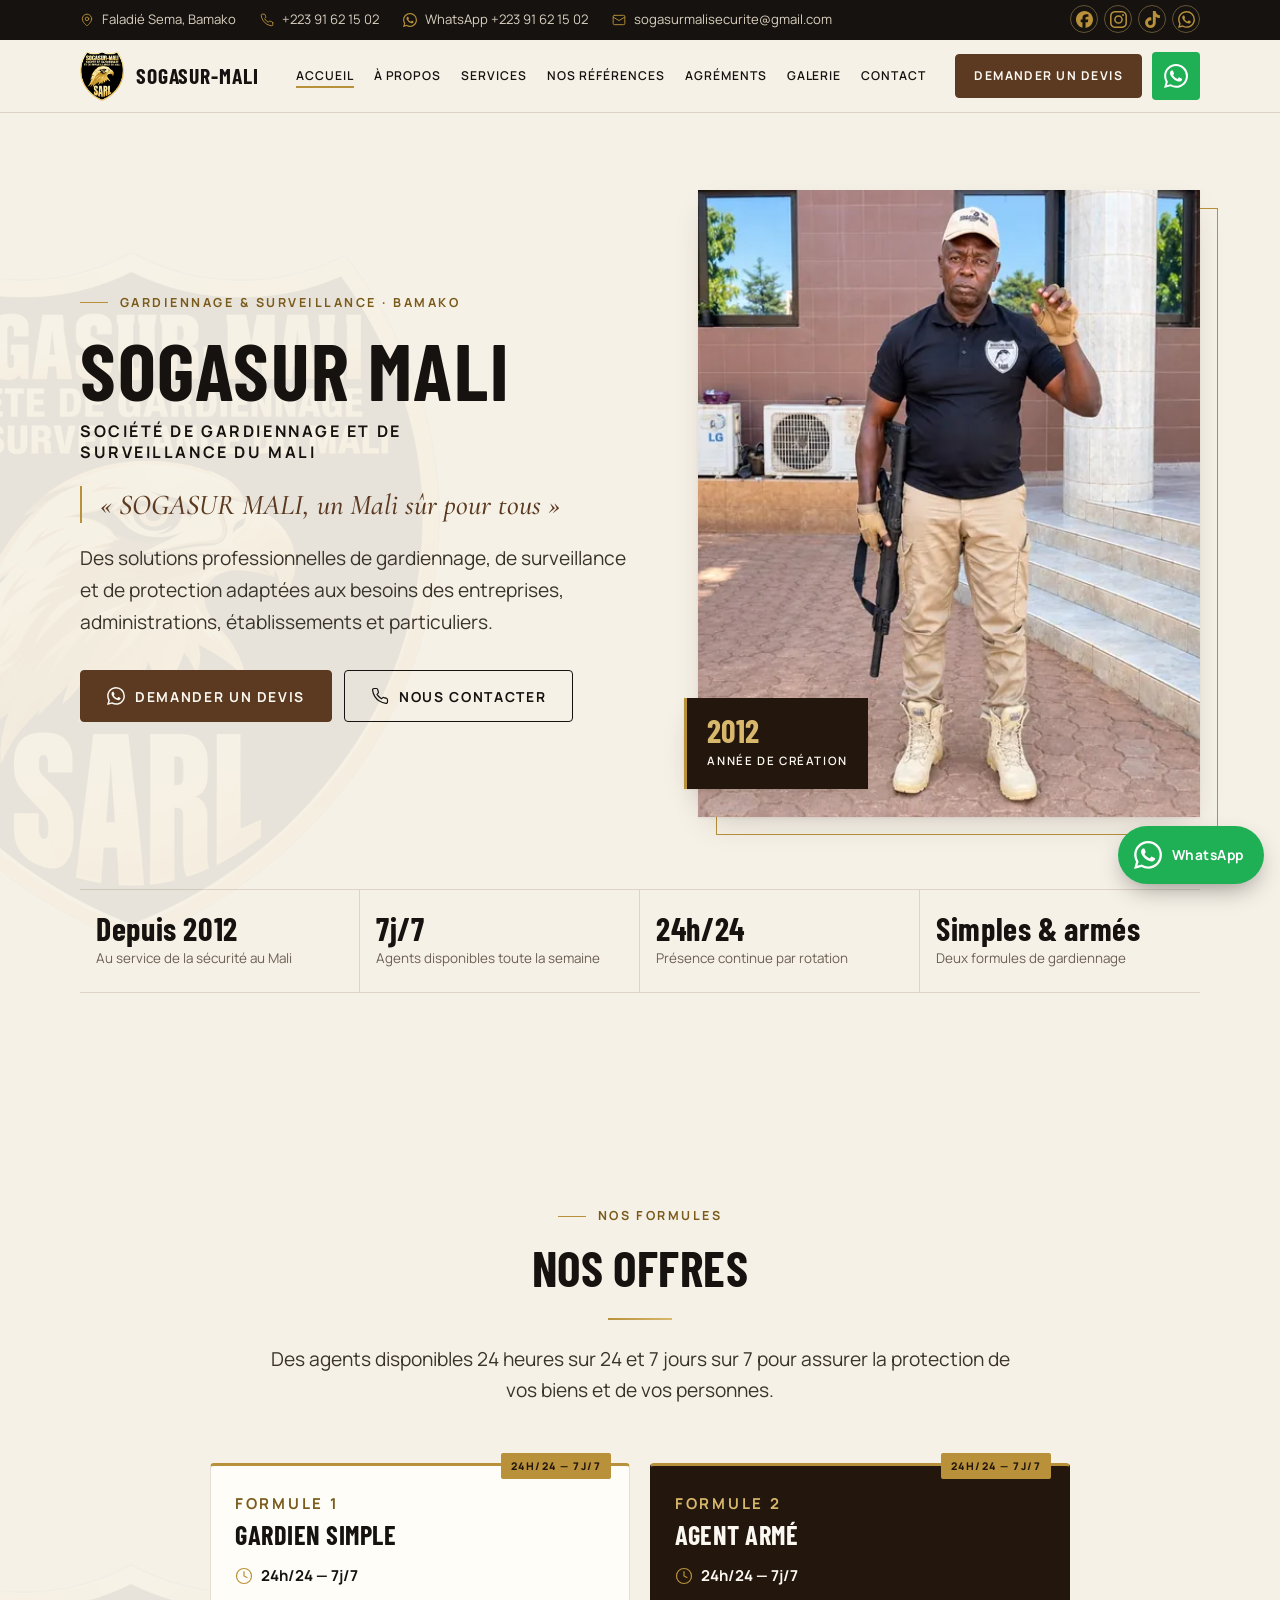
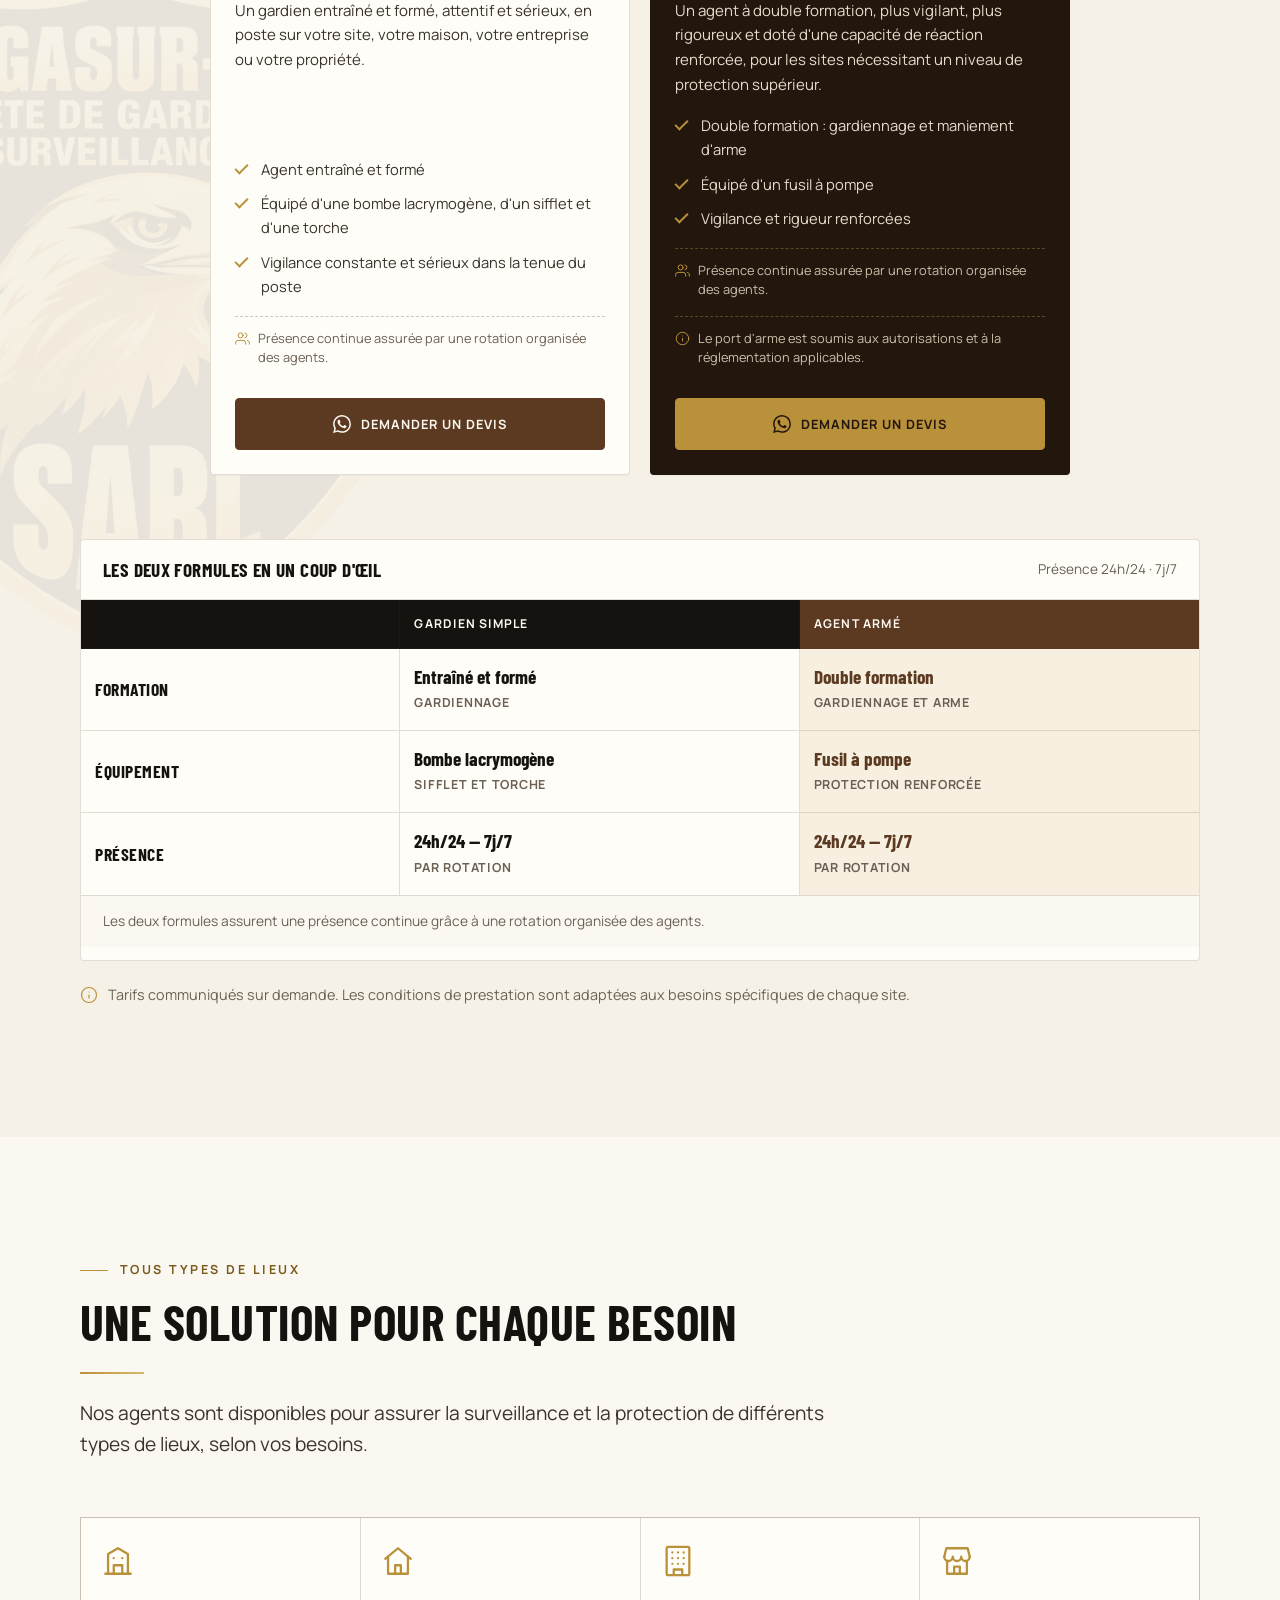
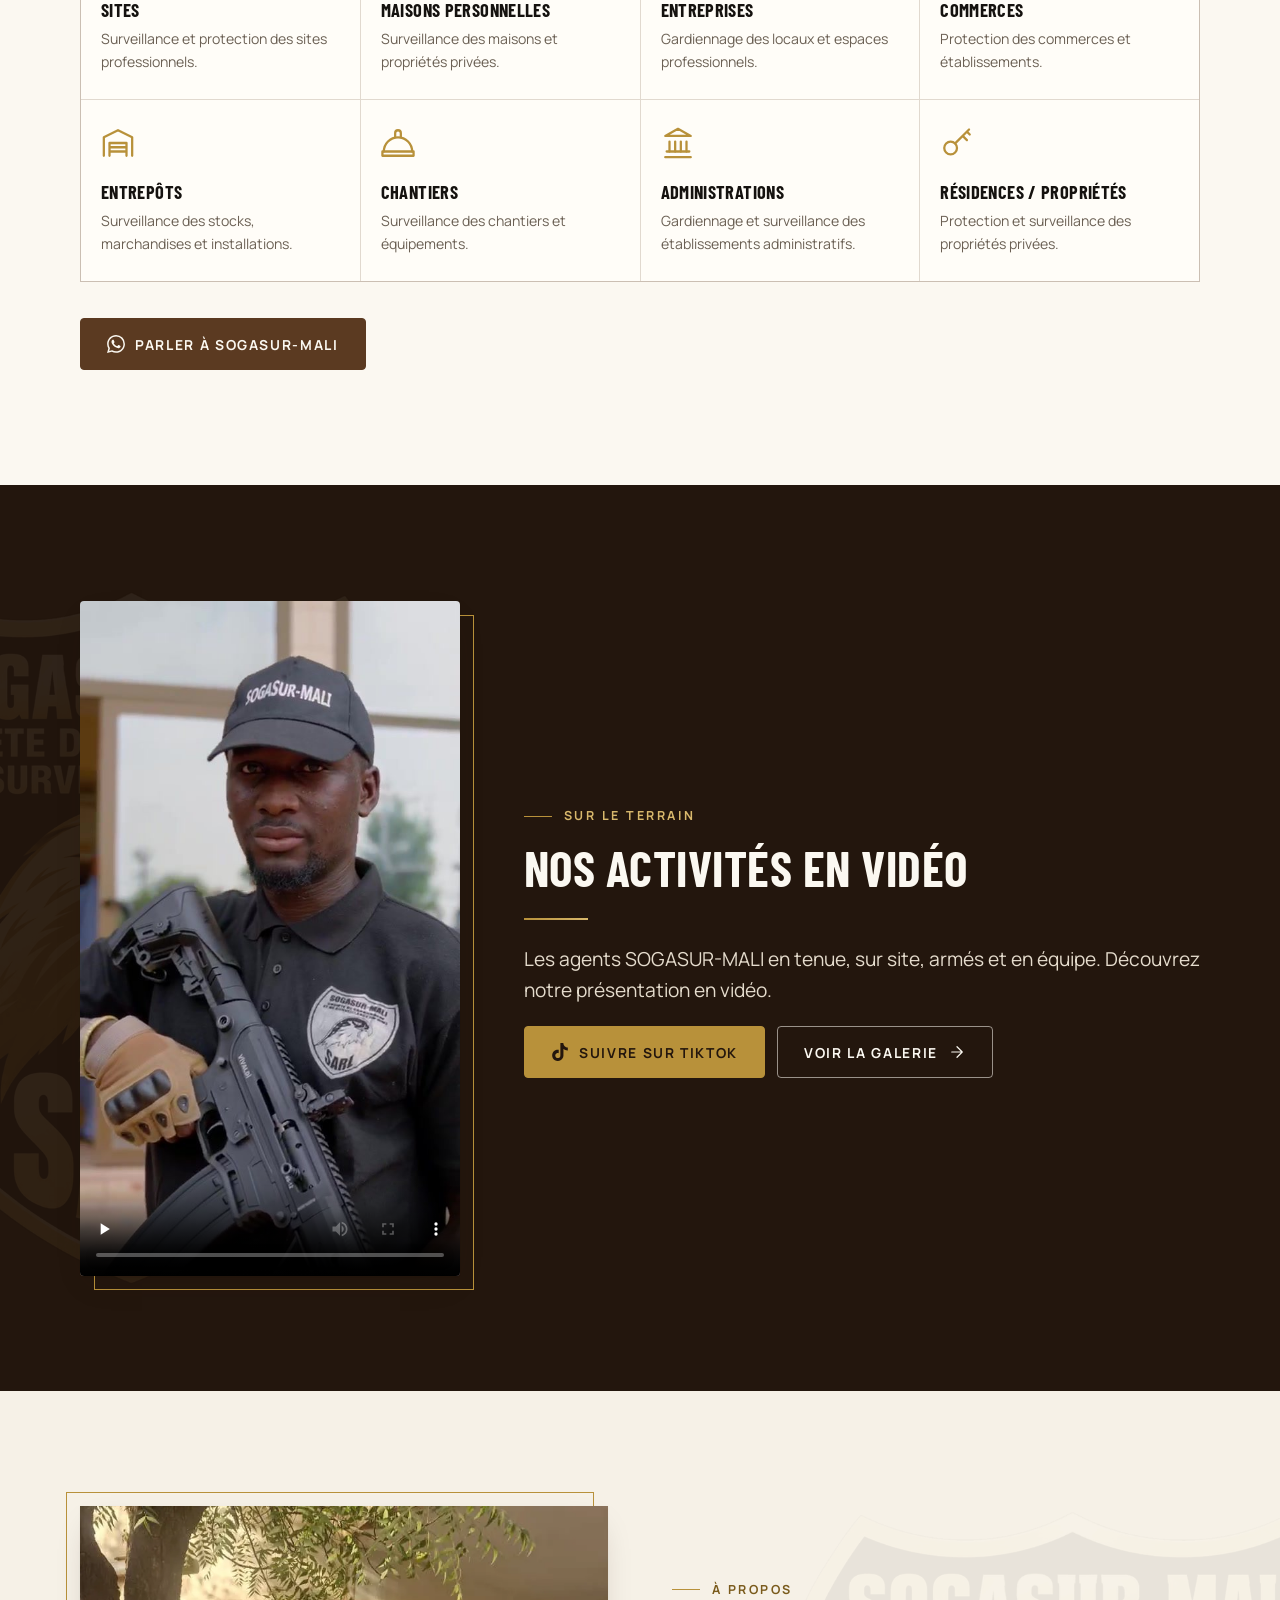
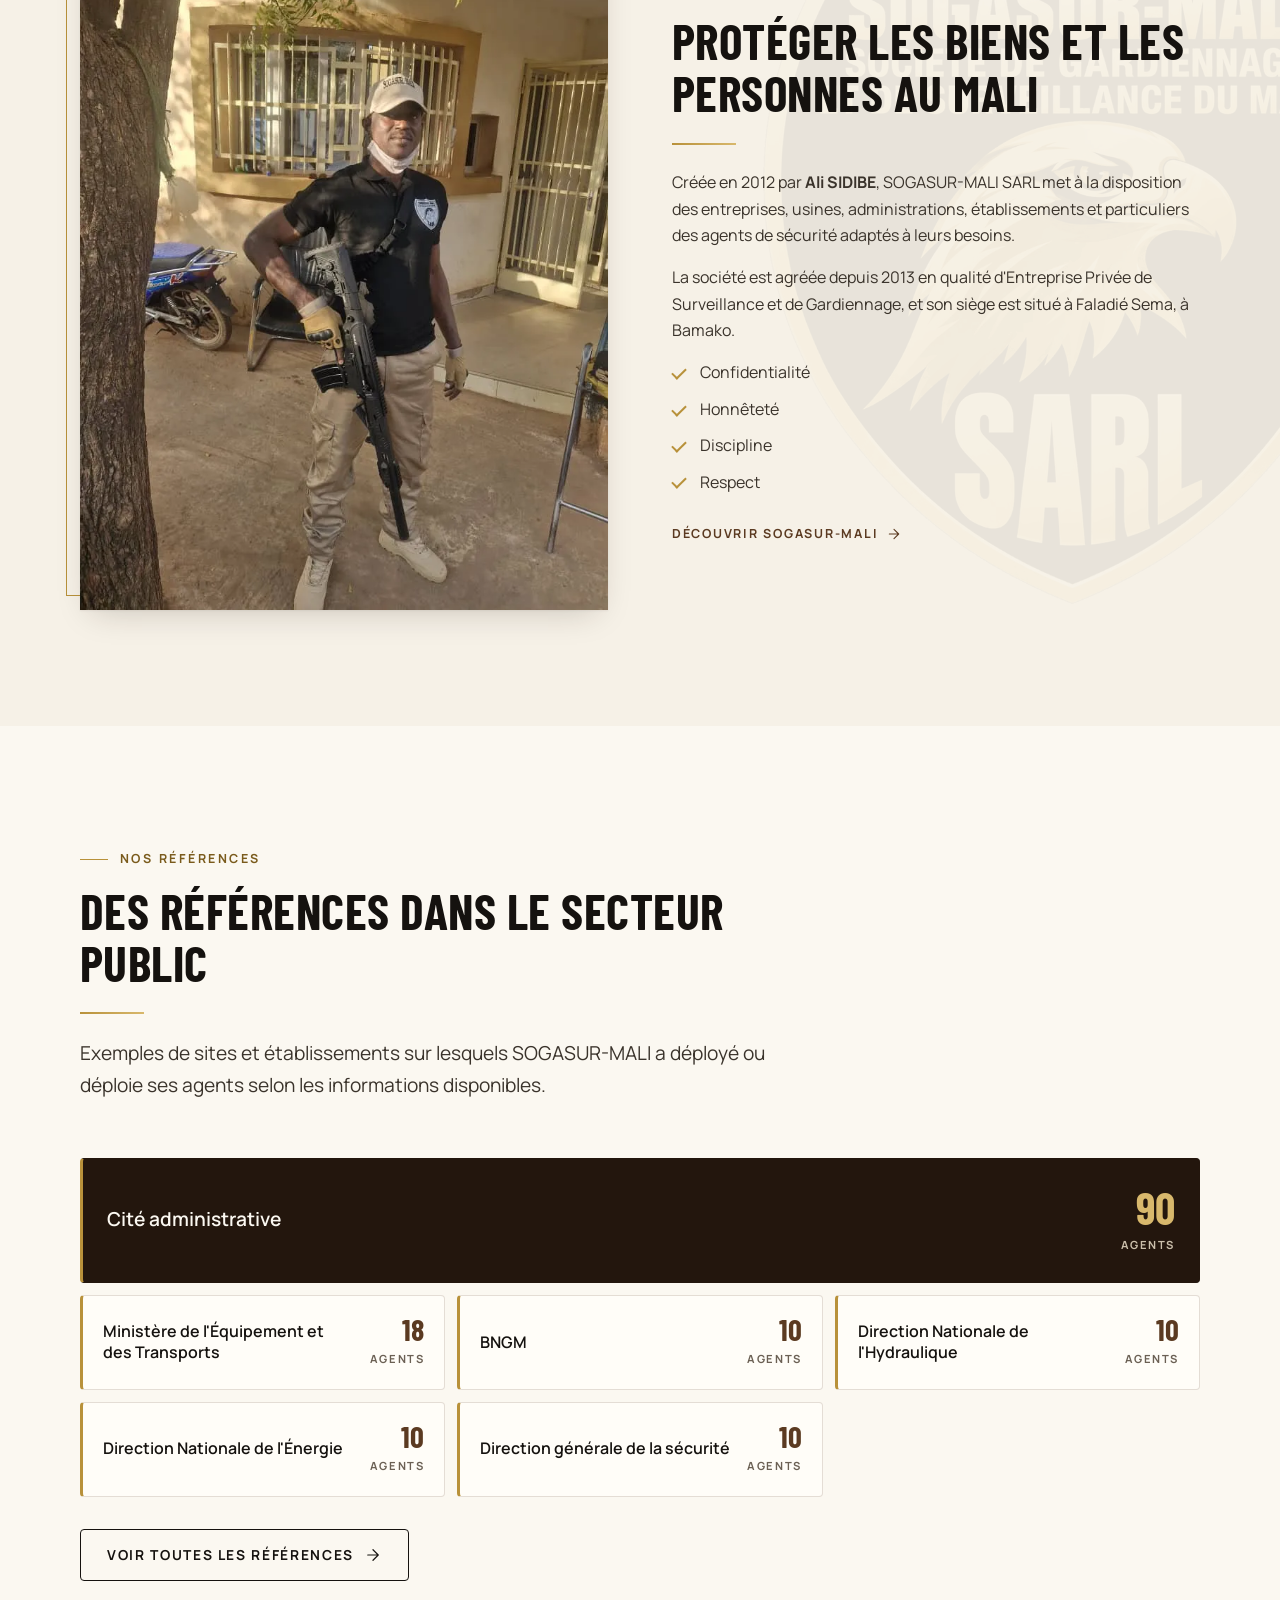
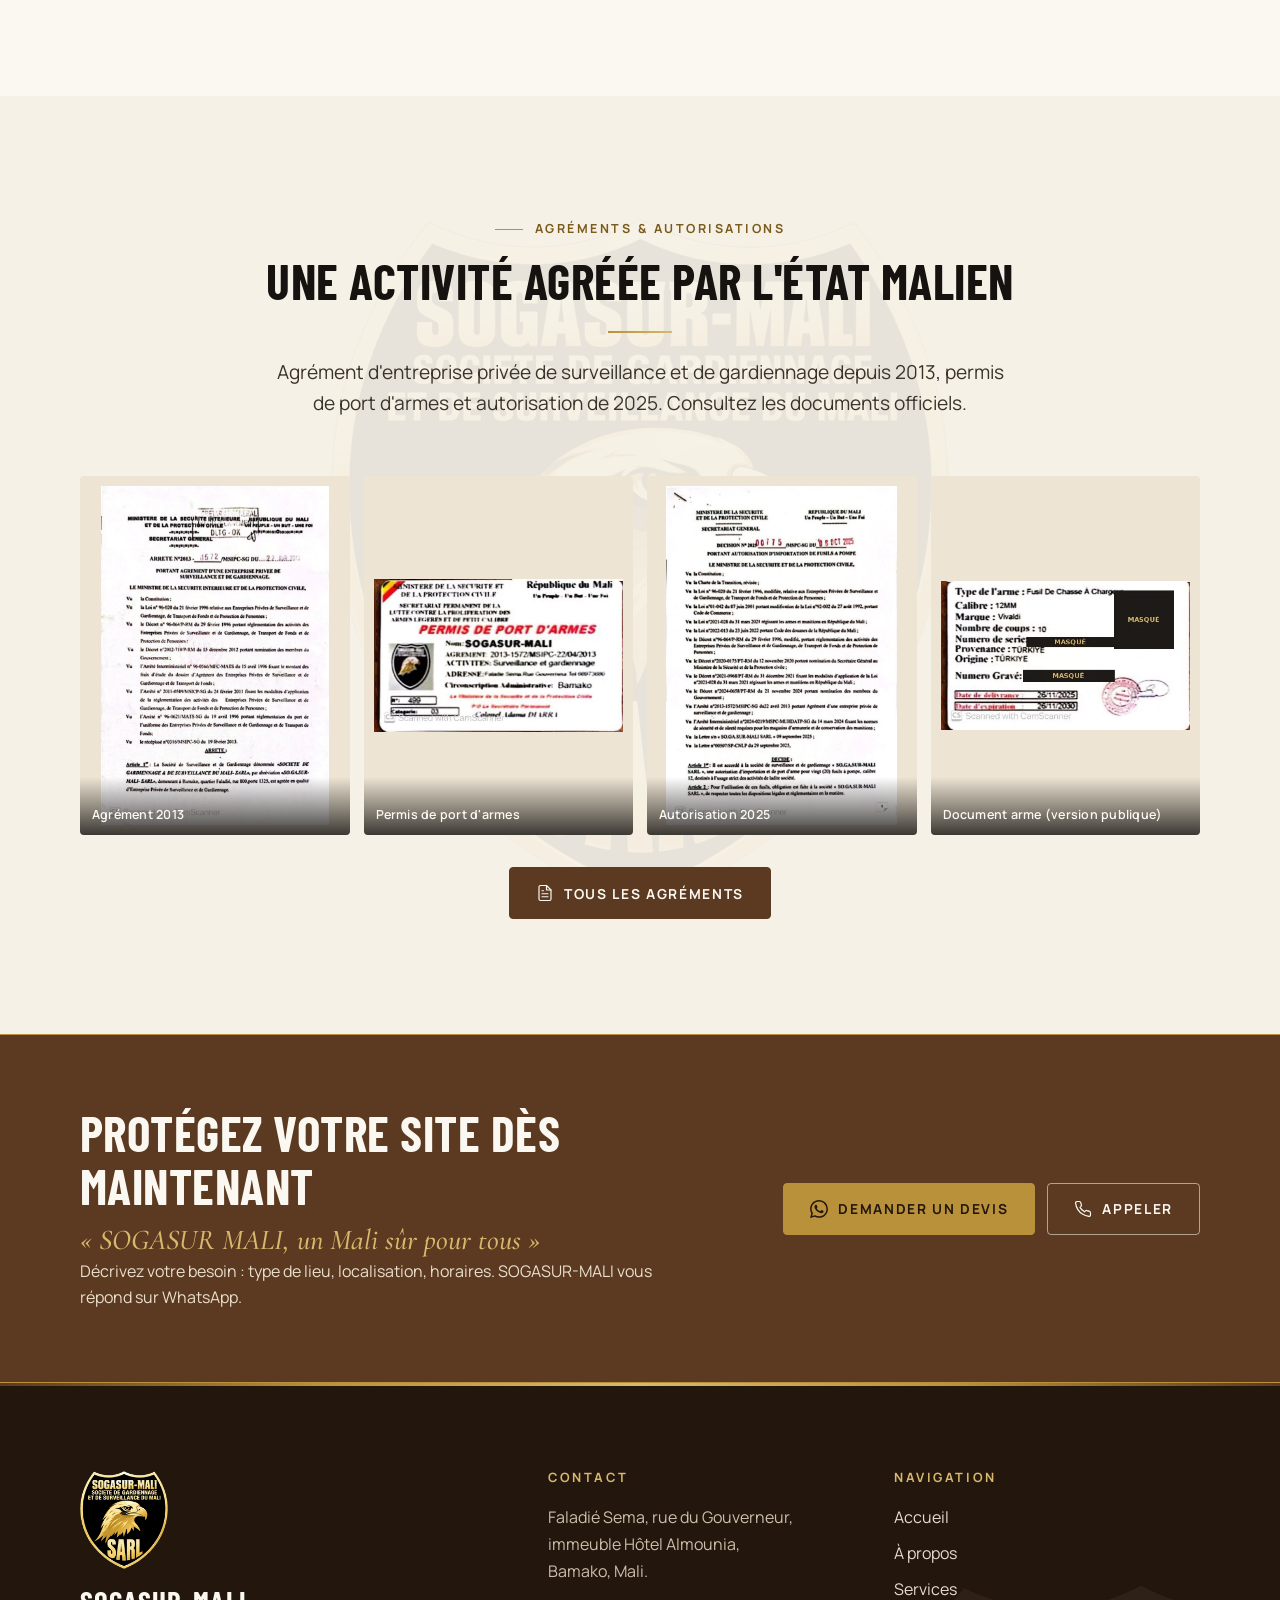
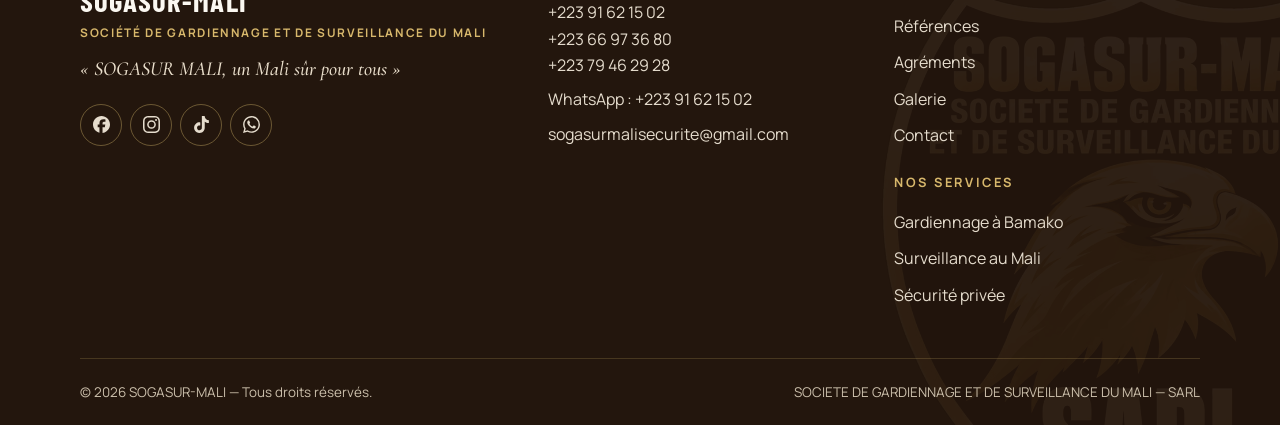
<file: index.html>
<!DOCTYPE html>
<html lang="fr" class="no-js">
<head>
<meta charset="utf-8">
<meta name="viewport" content="width=device-width, initial-scale=1, viewport-fit=cover">
<title>SOGASUR-MALI | Société de gardiennage et de surveillance à Bamako, Mali</title>
<meta name="description" content="SOGASUR-MALI, société de gardiennage et de surveillance à Bamako depuis 2012 : gardiens simples ou agents armés, 24h/24 et 7j/7. Devis rapide sur WhatsApp.">
<link rel="canonical" href="https://sogasurmali.github.io/">
<meta name="robots" content="index, follow">
<meta name="theme-color" content="#23160D">
<meta name="format-detection" content="telephone=no">
<!-- Google Search Console : collez ici la balise de validation si vous choisissez la méthode « Balise HTML » -->
<!-- <meta name="google-site-verification" content="VOTRE_CODE"> -->
<meta property="og:type" content="website">
<meta property="og:locale" content="fr_FR">
<meta property="og:site_name" content="SOGASUR-MALI">
<meta property="og:title" content="SOGASUR-MALI | Société de gardiennage et de surveillance à Bamako, Mali">
<meta property="og:description" content="SOGASUR-MALI, société de gardiennage et de surveillance à Bamako depuis 2012 : gardiens simples ou agents armés, 24h/24 et 7j/7. Devis rapide sur WhatsApp.">
<meta property="og:url" content="https://sogasurmali.github.io/">
<meta property="og:image" content="https://sogasurmali.github.io/images/og-sogasur-mali.jpg">
<meta property="og:image:width" content="1200">
<meta property="og:image:height" content="630">
<meta property="og:image:alt" content="Logo SOGASUR-MALI et agent de sécurité en poste">
<meta name="twitter:card" content="summary_large_image">
<link rel="icon" href="favicon.ico" sizes="any">
<link rel="icon" type="image/png" sizes="32x32" href="favicon-32.png">
<link rel="apple-touch-icon" href="apple-touch-icon.png">
<link rel="manifest" href="site.webmanifest">
<link rel="preload" href="assets/fonts/manrope-latin-400-normal.woff2" as="font" type="font/woff2" crossorigin>
<link rel="preload" href="assets/fonts/barlow-condensed-latin-700-normal.woff2" as="font" type="font/woff2" crossorigin>
<link rel="preload" as="image" type="image/webp" imagesrcset="images/hero/agent-sogasur-mali-entree-800.webp 800w, images/hero/agent-sogasur-mali-entree-1280.webp 1280w" imagesizes="(min-width:960px) 560px, 92vw">
<link rel="stylesheet" href="css/style.css">
<script type="application/ld+json">{"@context": "https://schema.org", "@type": "LocalBusiness", "@id": "https://sogasurmali.github.io/#organisation", "name": "SOGASUR-MALI", "legalName": "Société de Gardiennage et de Surveillance du Mali SARL", "alternateName": ["SOGASUR MALI", "Société de gardiennage et de surveillance du Mali"], "description": "Société de gardiennage et de surveillance basée à Bamako : gardiens et agents armés, présence 24h/24 et 7j/7, pour entreprises, administrations, établissements et particuliers au Mali.", "slogan": "SOGASUR MALI, un Mali sûr pour tous", "foundingDate": "2012", "founder": {"@type": "Person", "name": "Ali SIDIBE"}, "url": "https://sogasurmali.github.io/", "logo": "https://sogasurmali.github.io/images/logo/logo-sogasur-mali-400.png", "image": "https://sogasurmali.github.io/images/og-sogasur-mali.jpg", "telephone": "+22391621502", "email": "sogasurmalisecurite@gmail.com", "contactPoint": [{"@type": "ContactPoint", "telephone": "+22391621502", "contactType": "customer service", "areaServed": "ML", "availableLanguage": "French"}, {"@type": "ContactPoint", "telephone": "+22366973680", "contactType": "customer service", "areaServed": "ML", "availableLanguage": "French"}, {"@type": "ContactPoint", "telephone": "+22379462928", "contactType": "customer service", "areaServed": "ML", "availableLanguage": "French"}], "address": {"@type": "PostalAddress", "streetAddress": "Faladié Sema, rue du Gouverneur, immeuble Hôtel Almounia", "addressLocality": "Bamako", "addressCountry": "ML"}, "areaServed": {"@type": "Country", "name": "Mali"}, "geo": {"@type": "GeoCoordinates", "latitude": 12.585652, "longitude": -7.9512909}, "hasMap": "https://www.google.com/maps/place/Hotel+Alumounia+II/@12.585652,-7.9512909,17z", "sameAs": ["https://www.facebook.com/share/1cGJ3rPSbM/", "https://www.instagram.com/sogasur_mali", "https://www.tiktok.com/@sogas771"]}</script>
</head>
<body>
<a class="skip" href="#contenu">Aller au contenu</a>

<div class="topbar">
  <div class="wrap">
    <div class="topbar-info">
      <span><svg viewBox="0 0 24 24" fill="none" stroke="currentColor" stroke-width="1.6" stroke-linecap="round" stroke-linejoin="round" aria-hidden="true"><path d="M20 10c0 6-8 12-8 12S4 16 4 10a8 8 0 0 1 16 0z"/><circle cx="12" cy="10" r="3"/></svg>Faladié Sema, Bamako</span>
      <a href="tel:+22391621502"><svg viewBox="0 0 24 24" fill="none" stroke="currentColor" stroke-width="1.6" stroke-linecap="round" stroke-linejoin="round" aria-hidden="true"><path d="M22 16.9v3a2 2 0 0 1-2.2 2 19.8 19.8 0 0 1-8.6-3.1 19.5 19.5 0 0 1-6-6A19.8 19.8 0 0 1 2.1 4.2 2 2 0 0 1 4.1 2h3a2 2 0 0 1 2 1.7c.1.9.4 1.8.7 2.7a2 2 0 0 1-.5 2.1L8 9.8a16 16 0 0 0 6 6l1.3-1.3a2 2 0 0 1 2.1-.4c.9.3 1.8.6 2.7.7a2 2 0 0 1 1.7 2z"/></svg>+223 91 62 15 02</a>
      <a href="https://wa.me/22391621502?text=Bonjour%20SOGASUR-MALI%2C%20je%20souhaite%20obtenir%20des%20informations%20sur%20vos%20services%20de%20gardiennage%20et%20de%20surveillance." target="_blank" rel="noopener"><svg viewBox="0 0 24 24" fill="currentColor" aria-hidden="true"><path d="M17.472 14.382c-.297-.149-1.758-.867-2.03-.967-.273-.099-.471-.148-.67.15-.197.297-.767.966-.94 1.164-.173.199-.347.223-.644.075-.297-.15-1.255-.463-2.39-1.475-.883-.788-1.48-1.761-1.653-2.059-.173-.297-.018-.458.13-.606.134-.133.298-.347.446-.52.149-.174.198-.298.298-.497.099-.198.05-.371-.025-.52-.075-.149-.669-1.612-.916-2.207-.242-.579-.487-.5-.669-.51-.173-.008-.371-.01-.57-.01-.198 0-.52.074-.792.372-.272.297-1.04 1.016-1.04 2.479 0 1.462 1.065 2.875 1.213 3.074.149.198 2.096 3.2 5.077 4.487.709.306 1.262.489 1.694.625.712.227 1.36.195 1.871.118.571-.085 1.758-.719 2.006-1.413.248-.694.248-1.289.173-1.413-.074-.124-.272-.198-.57-.347m-5.421 7.403h-.004a9.87 9.87 0 01-5.031-1.378l-.361-.214-3.741.982.998-3.648-.235-.374a9.86 9.86 0 01-1.51-5.26c.001-5.45 4.436-9.884 9.888-9.884 2.64 0 5.122 1.03 6.988 2.898a9.825 9.825 0 012.893 6.994c-.003 5.45-4.437 9.884-9.885 9.884m8.413-18.297A11.815 11.815 0 0012.05 0C5.495 0 .16 5.335.157 11.892c0 2.096.547 4.142 1.588 5.945L.057 24l6.305-1.654a11.882 11.882 0 005.683 1.448h.005c6.554 0 11.89-5.335 11.893-11.893a11.821 11.821 0 00-3.48-8.413Z"/></svg>WhatsApp +223 91 62 15 02</a>
      <a href="mailto:sogasurmalisecurite@gmail.com"><svg viewBox="0 0 24 24" fill="none" stroke="currentColor" stroke-width="1.6" stroke-linecap="round" stroke-linejoin="round" aria-hidden="true"><rect x="2" y="4" width="20" height="16" rx="2"/><path d="m22 7-10 6L2 7"/></svg>sogasurmalisecurite@gmail.com</a>
    </div>
    <ul class="social">
  <li><a href="https://www.facebook.com/share/1cGJ3rPSbM/?mibextid=wwXIfr" target="_blank" rel="noopener" aria-label="Facebook de SOGASUR-MALI"><svg viewBox="0 0 24 24" fill="currentColor" aria-hidden="true"><path d="M9.101 23.691v-7.98H6.627v-3.667h2.474v-1.58c0-4.085 1.848-5.978 5.858-5.978.401 0 .955.042 1.468.103a8.68 8.68 0 0 1 1.141.195v3.325a8.623 8.623 0 0 0-.653-.036 26.805 26.805 0 0 0-.733-.009c-.707 0-1.259.096-1.675.309a1.686 1.686 0 0 0-.679.622c-.258.42-.374.995-.374 1.752v1.297h3.919l-.386 2.103-.287 1.564h-3.246v8.245C19.396 23.238 24 18.179 24 12.044c0-6.627-5.373-12-12-12s-12 5.373-12 12c0 5.628 3.874 10.35 9.101 11.647Z"/></svg></a></li>
  <li><a href="https://www.instagram.com/sogasur_mali?stkn=cTR3ZTA2YWw3cGln&amp;utm_source=qr" target="_blank" rel="noopener" aria-label="Instagram de SOGASUR-MALI"><svg viewBox="0 0 24 24" fill="currentColor" aria-hidden="true"><path d="M7.0301.084c-1.2768.0602-2.1487.264-2.911.5634-.7888.3075-1.4575.72-2.1228 1.3877-.6652.6677-1.075 1.3368-1.3802 2.127-.2954.7638-.4956 1.6365-.552 2.914-.0564 1.2775-.0689 1.6882-.0626 4.947.0062 3.2586.0206 3.6671.0825 4.9473.061 1.2765.264 2.1482.5635 2.9107.308.7889.72 1.4573 1.388 2.1228.6679.6655 1.3365 1.0743 2.1285 1.38.7632.295 1.6361.4961 2.9134.552 1.2773.056 1.6884.069 4.9462.0627 3.2578-.0062 3.668-.0207 4.9478-.0814 1.28-.0607 2.147-.2652 2.9098-.5633.7889-.3086 1.4578-.72 2.1228-1.3881.665-.6682 1.0745-1.3378 1.3795-2.1284.2957-.7632.4966-1.636.552-2.9124.056-1.2809.0692-1.6898.063-4.948-.0063-3.2583-.021-3.6668-.0817-4.9465-.0607-1.2797-.264-2.1487-.5633-2.9117-.3084-.7889-.72-1.4568-1.3876-2.1228C21.2982 1.33 20.628.9208 19.8378.6165 19.074.321 18.2017.1197 16.9244.0645 15.6471.0093 15.236-.005 11.977.0014 8.718.0076 8.31.0215 7.0301.0839m.1402 21.6932c-1.17-.0509-1.8053-.2453-2.2287-.408-.5606-.216-.96-.4771-1.3819-.895-.422-.4178-.6811-.8186-.9-1.378-.1644-.4234-.3624-1.058-.4171-2.228-.0595-1.2645-.072-1.6442-.079-4.848-.007-3.2037.0053-3.583.0607-4.848.05-1.169.2456-1.805.408-2.2282.216-.5613.4762-.96.895-1.3816.4188-.4217.8184-.6814 1.3783-.9003.423-.1651 1.0575-.3614 2.227-.4171 1.2655-.06 1.6447-.072 4.848-.079 3.2033-.007 3.5835.005 4.8495.0608 1.169.0508 1.8053.2445 2.228.408.5608.216.96.4754 1.3816.895.4217.4194.6816.8176.9005 1.3787.1653.4217.3617 1.056.4169 2.2263.0602 1.2655.0739 1.645.0796 4.848.0058 3.203-.0055 3.5834-.061 4.848-.051 1.17-.245 1.8055-.408 2.2294-.216.5604-.4763.96-.8954 1.3814-.419.4215-.8181.6811-1.3783.9-.4224.1649-1.0577.3617-2.2262.4174-1.2656.0595-1.6448.072-4.8493.079-3.2045.007-3.5825-.006-4.848-.0608M16.953 5.5864A1.44 1.44 0 1 0 18.39 4.144a1.44 1.44 0 0 0-1.437 1.4424M5.8385 12.012c.0067 3.4032 2.7706 6.1557 6.173 6.1493 3.4026-.0065 6.157-2.7701 6.1506-6.1733-.0065-3.4032-2.771-6.1565-6.174-6.1498-3.403.0067-6.156 2.771-6.1496 6.1738M8 12.0077a4 4 0 1 1 4.008 3.9921A3.9996 3.9996 0 0 1 8 12.0077"/></svg></a></li>
  <li><a href="https://www.tiktok.com/@sogas771?_r=1&amp;_t=ZS-99pvnPobqqI" target="_blank" rel="noopener" aria-label="TikTok de SOGASUR-MALI"><svg viewBox="0 0 24 24" fill="currentColor" aria-hidden="true"><path d="M12.525.02c1.31-.02 2.61-.01 3.91-.02.08 1.53.63 3.09 1.75 4.17 1.12 1.11 2.7 1.62 4.24 1.79v4.03c-1.44-.05-2.89-.35-4.2-.97-.57-.26-1.1-.59-1.62-.93-.01 2.92.01 5.84-.02 8.75-.08 1.4-.54 2.79-1.35 3.94-1.31 1.92-3.58 3.17-5.91 3.21-1.43.08-2.86-.31-4.08-1.03-2.02-1.19-3.44-3.37-3.65-5.71-.02-.5-.03-1-.01-1.49.18-1.9 1.12-3.72 2.58-4.96 1.66-1.44 3.98-2.13 6.15-1.72.02 1.48-.04 2.96-.04 4.44-.99-.32-2.15-.23-3.02.37-.63.41-1.11 1.04-1.36 1.75-.21.51-.15 1.07-.14 1.61.24 1.64 1.82 3.02 3.5 2.87 1.12-.01 2.19-.66 2.77-1.61.19-.33.4-.67.41-1.06.1-1.79.06-3.57.07-5.36.01-4.03-.01-8.05.02-12.07z"/></svg></a></li>
  <li><a href="https://wa.me/22391621502?text=Bonjour%20SOGASUR-MALI%2C%20je%20souhaite%20obtenir%20des%20informations%20sur%20vos%20services%20de%20gardiennage%20et%20de%20surveillance." target="_blank" rel="noopener" aria-label="WhatsApp de SOGASUR-MALI"><svg viewBox="0 0 24 24" fill="currentColor" aria-hidden="true"><path d="M17.472 14.382c-.297-.149-1.758-.867-2.03-.967-.273-.099-.471-.148-.67.15-.197.297-.767.966-.94 1.164-.173.199-.347.223-.644.075-.297-.15-1.255-.463-2.39-1.475-.883-.788-1.48-1.761-1.653-2.059-.173-.297-.018-.458.13-.606.134-.133.298-.347.446-.52.149-.174.198-.298.298-.497.099-.198.05-.371-.025-.52-.075-.149-.669-1.612-.916-2.207-.242-.579-.487-.5-.669-.51-.173-.008-.371-.01-.57-.01-.198 0-.52.074-.792.372-.272.297-1.04 1.016-1.04 2.479 0 1.462 1.065 2.875 1.213 3.074.149.198 2.096 3.2 5.077 4.487.709.306 1.262.489 1.694.625.712.227 1.36.195 1.871.118.571-.085 1.758-.719 2.006-1.413.248-.694.248-1.289.173-1.413-.074-.124-.272-.198-.57-.347m-5.421 7.403h-.004a9.87 9.87 0 01-5.031-1.378l-.361-.214-3.741.982.998-3.648-.235-.374a9.86 9.86 0 01-1.51-5.26c.001-5.45 4.436-9.884 9.888-9.884 2.64 0 5.122 1.03 6.988 2.898a9.825 9.825 0 012.893 6.994c-.003 5.45-4.437 9.884-9.885 9.884m8.413-18.297A11.815 11.815 0 0012.05 0C5.495 0 .16 5.335.157 11.892c0 2.096.547 4.142 1.588 5.945L.057 24l6.305-1.654a11.882 11.882 0 005.683 1.448h.005c6.554 0 11.89-5.335 11.893-11.893a11.821 11.821 0 00-3.48-8.413Z"/></svg></a></li>
</ul>
  </div>
</div>

<header class="site-header">
  <div class="wrap">
    <a class="brand" href="index.html" aria-label="SOGASUR-MALI, retour à l'accueil">
      <img src="images/logo/logo-sogasur-mali-160.png" alt="Logo SOGASUR-MALI" width="160" height="179">
      <span class="brand-text"><span class="brand-name">SOGASUR-MALI</span><span class="brand-sub">Gardiennage &amp; surveillance</span></span>
    </a>
    <nav class="nav" aria-label="Navigation principale"><ul><li><a href="index.html" aria-current="page">Accueil</a></li><li><a href="about.html">À propos</a></li><li><a href="services.html">Services</a></li><li><a href="references.html">Nos références</a></li><li><a href="agrements.html">Agréments</a></li><li><a href="gallery.html">Galerie</a></li><li><a href="contact.html">Contact</a></li></ul></nav>
    <div class="header-actions">
      <a class="header-wa" href="https://wa.me/22391621502?text=Bonjour%20SOGASUR-MALI%2C%20je%20souhaite%20obtenir%20des%20informations%20sur%20vos%20services%20de%20gardiennage%20et%20de%20surveillance." target="_blank" rel="noopener"><svg viewBox="0 0 24 24" fill="currentColor" aria-hidden="true"><path d="M17.472 14.382c-.297-.149-1.758-.867-2.03-.967-.273-.099-.471-.148-.67.15-.197.297-.767.966-.94 1.164-.173.199-.347.223-.644.075-.297-.15-1.255-.463-2.39-1.475-.883-.788-1.48-1.761-1.653-2.059-.173-.297-.018-.458.13-.606.134-.133.298-.347.446-.52.149-.174.198-.298.298-.497.099-.198.05-.371-.025-.52-.075-.149-.669-1.612-.916-2.207-.242-.579-.487-.5-.669-.51-.173-.008-.371-.01-.57-.01-.198 0-.52.074-.792.372-.272.297-1.04 1.016-1.04 2.479 0 1.462 1.065 2.875 1.213 3.074.149.198 2.096 3.2 5.077 4.487.709.306 1.262.489 1.694.625.712.227 1.36.195 1.871.118.571-.085 1.758-.719 2.006-1.413.248-.694.248-1.289.173-1.413-.074-.124-.272-.198-.57-.347m-5.421 7.403h-.004a9.87 9.87 0 01-5.031-1.378l-.361-.214-3.741.982.998-3.648-.235-.374a9.86 9.86 0 01-1.51-5.26c.001-5.45 4.436-9.884 9.888-9.884 2.64 0 5.122 1.03 6.988 2.898a9.825 9.825 0 012.893 6.994c-.003 5.45-4.437 9.884-9.885 9.884m8.413-18.297A11.815 11.815 0 0012.05 0C5.495 0 .16 5.335.157 11.892c0 2.096.547 4.142 1.588 5.945L.057 24l6.305-1.654a11.882 11.882 0 005.683 1.448h.005c6.554 0 11.89-5.335 11.893-11.893a11.821 11.821 0 00-3.48-8.413Z"/></svg><span><small>WhatsApp</small>+223 91 62 15 02</span></a>
      <a class="btn btn-primary header-cta" href="https://wa.me/22391621502?text=Bonjour%20SOGASUR-MALI%2C%20je%20souhaite%20demander%20un%20devis%20pour%20un%20service%20de%20gardiennage/surveillance." target="_blank" rel="noopener">Demander un devis</a>
      <a class="wa-icon-btn" href="https://wa.me/22391621502?text=Bonjour%20SOGASUR-MALI%2C%20je%20souhaite%20obtenir%20des%20informations%20sur%20vos%20services%20de%20gardiennage%20et%20de%20surveillance." target="_blank" rel="noopener" aria-label="Écrire sur WhatsApp au +223 91 62 15 02"><svg viewBox="0 0 24 24" fill="currentColor" aria-hidden="true"><path d="M17.472 14.382c-.297-.149-1.758-.867-2.03-.967-.273-.099-.471-.148-.67.15-.197.297-.767.966-.94 1.164-.173.199-.347.223-.644.075-.297-.15-1.255-.463-2.39-1.475-.883-.788-1.48-1.761-1.653-2.059-.173-.297-.018-.458.13-.606.134-.133.298-.347.446-.52.149-.174.198-.298.298-.497.099-.198.05-.371-.025-.52-.075-.149-.669-1.612-.916-2.207-.242-.579-.487-.5-.669-.51-.173-.008-.371-.01-.57-.01-.198 0-.52.074-.792.372-.272.297-1.04 1.016-1.04 2.479 0 1.462 1.065 2.875 1.213 3.074.149.198 2.096 3.2 5.077 4.487.709.306 1.262.489 1.694.625.712.227 1.36.195 1.871.118.571-.085 1.758-.719 2.006-1.413.248-.694.248-1.289.173-1.413-.074-.124-.272-.198-.57-.347m-5.421 7.403h-.004a9.87 9.87 0 01-5.031-1.378l-.361-.214-3.741.982.998-3.648-.235-.374a9.86 9.86 0 01-1.51-5.26c.001-5.45 4.436-9.884 9.888-9.884 2.64 0 5.122 1.03 6.988 2.898a9.825 9.825 0 012.893 6.994c-.003 5.45-4.437 9.884-9.885 9.884m8.413-18.297A11.815 11.815 0 0012.05 0C5.495 0 .16 5.335.157 11.892c0 2.096.547 4.142 1.588 5.945L.057 24l6.305-1.654a11.882 11.882 0 005.683 1.448h.005c6.554 0 11.89-5.335 11.893-11.893a11.821 11.821 0 00-3.48-8.413Z"/></svg></a>
      <button class="menu-toggle" type="button" aria-controls="drawer" aria-expanded="false" aria-label="Ouvrir le menu"><svg viewBox="0 0 24 24" fill="none" stroke="currentColor" stroke-width="1.6" stroke-linecap="round" stroke-linejoin="round" aria-hidden="true"><path d="M3 6h18M3 12h18M3 18h18"/></svg></button>
    </div>
  </div>
</header>

<div class="drawer" id="drawer" aria-hidden="true" role="dialog" aria-label="Menu">
  <div class="drawer-head">
    <span class="brand"><img src="images/logo/logo-sogasur-mali-160.png" alt="" width="160" height="179"><span class="brand-text"><span class="brand-name">SOGASUR-MALI</span><span class="brand-sub">Gardiennage &amp; surveillance</span></span></span>
    <button class="drawer-close" type="button" aria-label="Fermer le menu"><svg viewBox="0 0 24 24" fill="none" stroke="currentColor" stroke-width="1.6" stroke-linecap="round" stroke-linejoin="round" aria-hidden="true"><path d="M18 6 6 18M6 6l12 12"/></svg></button>
  </div>
  <nav aria-label="Navigation mobile"><ul><li><a href="index.html" aria-current="page">Accueil<svg viewBox="0 0 24 24" fill="none" stroke="currentColor" stroke-width="1.6" stroke-linecap="round" stroke-linejoin="round" aria-hidden="true"><path d="M5 12h14M12 5l7 7-7 7"/></svg></a></li><li><a href="about.html">À propos<svg viewBox="0 0 24 24" fill="none" stroke="currentColor" stroke-width="1.6" stroke-linecap="round" stroke-linejoin="round" aria-hidden="true"><path d="M5 12h14M12 5l7 7-7 7"/></svg></a></li><li><a href="services.html">Services<svg viewBox="0 0 24 24" fill="none" stroke="currentColor" stroke-width="1.6" stroke-linecap="round" stroke-linejoin="round" aria-hidden="true"><path d="M5 12h14M12 5l7 7-7 7"/></svg></a></li><li><a href="references.html">Nos références<svg viewBox="0 0 24 24" fill="none" stroke="currentColor" stroke-width="1.6" stroke-linecap="round" stroke-linejoin="round" aria-hidden="true"><path d="M5 12h14M12 5l7 7-7 7"/></svg></a></li><li><a href="agrements.html">Agréments<svg viewBox="0 0 24 24" fill="none" stroke="currentColor" stroke-width="1.6" stroke-linecap="round" stroke-linejoin="round" aria-hidden="true"><path d="M5 12h14M12 5l7 7-7 7"/></svg></a></li><li><a href="gallery.html">Galerie<svg viewBox="0 0 24 24" fill="none" stroke="currentColor" stroke-width="1.6" stroke-linecap="round" stroke-linejoin="round" aria-hidden="true"><path d="M5 12h14M12 5l7 7-7 7"/></svg></a></li><li><a href="contact.html">Contact<svg viewBox="0 0 24 24" fill="none" stroke="currentColor" stroke-width="1.6" stroke-linecap="round" stroke-linejoin="round" aria-hidden="true"><path d="M5 12h14M12 5l7 7-7 7"/></svg></a></li></ul></nav>
  <a class="btn btn-gold btn-block" href="https://wa.me/22391621502?text=Bonjour%20SOGASUR-MALI%2C%20je%20souhaite%20demander%20un%20devis%20pour%20un%20service%20de%20gardiennage/surveillance." target="_blank" rel="noopener"><svg viewBox="0 0 24 24" fill="currentColor" aria-hidden="true"><path d="M17.472 14.382c-.297-.149-1.758-.867-2.03-.967-.273-.099-.471-.148-.67.15-.197.297-.767.966-.94 1.164-.173.199-.347.223-.644.075-.297-.15-1.255-.463-2.39-1.475-.883-.788-1.48-1.761-1.653-2.059-.173-.297-.018-.458.13-.606.134-.133.298-.347.446-.52.149-.174.198-.298.298-.497.099-.198.05-.371-.025-.52-.075-.149-.669-1.612-.916-2.207-.242-.579-.487-.5-.669-.51-.173-.008-.371-.01-.57-.01-.198 0-.52.074-.792.372-.272.297-1.04 1.016-1.04 2.479 0 1.462 1.065 2.875 1.213 3.074.149.198 2.096 3.2 5.077 4.487.709.306 1.262.489 1.694.625.712.227 1.36.195 1.871.118.571-.085 1.758-.719 2.006-1.413.248-.694.248-1.289.173-1.413-.074-.124-.272-.198-.57-.347m-5.421 7.403h-.004a9.87 9.87 0 01-5.031-1.378l-.361-.214-3.741.982.998-3.648-.235-.374a9.86 9.86 0 01-1.51-5.26c.001-5.45 4.436-9.884 9.888-9.884 2.64 0 5.122 1.03 6.988 2.898a9.825 9.825 0 012.893 6.994c-.003 5.45-4.437 9.884-9.885 9.884m8.413-18.297A11.815 11.815 0 0012.05 0C5.495 0 .16 5.335.157 11.892c0 2.096.547 4.142 1.588 5.945L.057 24l6.305-1.654a11.882 11.882 0 005.683 1.448h.005c6.554 0 11.89-5.335 11.893-11.893a11.821 11.821 0 00-3.48-8.413Z"/></svg>Demander un devis</a>
  <a class="btn btn-light btn-block" href="tel:+22391621502"><svg viewBox="0 0 24 24" fill="none" stroke="currentColor" stroke-width="1.6" stroke-linecap="round" stroke-linejoin="round" aria-hidden="true"><path d="M22 16.9v3a2 2 0 0 1-2.2 2 19.8 19.8 0 0 1-8.6-3.1 19.5 19.5 0 0 1-6-6A19.8 19.8 0 0 1 2.1 4.2 2 2 0 0 1 4.1 2h3a2 2 0 0 1 2 1.7c.1.9.4 1.8.7 2.7a2 2 0 0 1-.5 2.1L8 9.8a16 16 0 0 0 6 6l1.3-1.3a2 2 0 0 1 2.1-.4c.9.3 1.8.6 2.7.7a2 2 0 0 1 1.7 2z"/></svg>Appeler le +223 91 62 15 02</a>
  <p class="drawer-contact">Tél. : <a href="tel:+22391621502">+223 91 62 15 02</a> · <a href="tel:+22366973680">+223 66 97 36 80</a> · <a href="tel:+22379462928">+223 79 46 29 28</a><br>Faladié Sema, rue du Gouverneur, immeuble Hôtel Almounia, Bamako, Mali.<br><a href="mailto:sogasurmalisecurite@gmail.com">sogasurmalisecurite@gmail.com</a></p>
</div>

<main id="contenu">
<section class="hero wm wm-left" aria-labelledby="hero-t">
  <div class="wrap">
    <div class="hero-grid">
      <div>
        <p class="eyebrow">Gardiennage &amp; surveillance · Bamako</p>
        <h1 id="hero-t">SOGASUR MALI</h1>
        <p class="hero-sub">Société de gardiennage et de surveillance du Mali</p>
        <p class="slogan">« SOGASUR MALI, un Mali sûr pour tous »</p>
        <p class="lead">Des solutions professionnelles de gardiennage, de surveillance et de protection adaptées aux besoins des entreprises, administrations, établissements et particuliers.</p>
        <div class="btn-row">
          <a class="btn btn-primary" href="https://wa.me/22391621502?text=Bonjour%20SOGASUR-MALI%2C%20je%20souhaite%20demander%20un%20devis%20pour%20un%20service%20de%20gardiennage/surveillance." target="_blank" rel="noopener"><svg viewBox="0 0 24 24" fill="currentColor" aria-hidden="true"><path d="M17.472 14.382c-.297-.149-1.758-.867-2.03-.967-.273-.099-.471-.148-.67.15-.197.297-.767.966-.94 1.164-.173.199-.347.223-.644.075-.297-.15-1.255-.463-2.39-1.475-.883-.788-1.48-1.761-1.653-2.059-.173-.297-.018-.458.13-.606.134-.133.298-.347.446-.52.149-.174.198-.298.298-.497.099-.198.05-.371-.025-.52-.075-.149-.669-1.612-.916-2.207-.242-.579-.487-.5-.669-.51-.173-.008-.371-.01-.57-.01-.198 0-.52.074-.792.372-.272.297-1.04 1.016-1.04 2.479 0 1.462 1.065 2.875 1.213 3.074.149.198 2.096 3.2 5.077 4.487.709.306 1.262.489 1.694.625.712.227 1.36.195 1.871.118.571-.085 1.758-.719 2.006-1.413.248-.694.248-1.289.173-1.413-.074-.124-.272-.198-.57-.347m-5.421 7.403h-.004a9.87 9.87 0 01-5.031-1.378l-.361-.214-3.741.982.998-3.648-.235-.374a9.86 9.86 0 01-1.51-5.26c.001-5.45 4.436-9.884 9.888-9.884 2.64 0 5.122 1.03 6.988 2.898a9.825 9.825 0 012.893 6.994c-.003 5.45-4.437 9.884-9.885 9.884m8.413-18.297A11.815 11.815 0 0012.05 0C5.495 0 .16 5.335.157 11.892c0 2.096.547 4.142 1.588 5.945L.057 24l6.305-1.654a11.882 11.882 0 005.683 1.448h.005c6.554 0 11.89-5.335 11.893-11.893a11.821 11.821 0 00-3.48-8.413Z"/></svg>Demander un devis</a>
          <a class="btn btn-outline" href="contact.html"><svg viewBox="0 0 24 24" fill="none" stroke="currentColor" stroke-width="1.6" stroke-linecap="round" stroke-linejoin="round" aria-hidden="true"><path d="M22 16.9v3a2 2 0 0 1-2.2 2 19.8 19.8 0 0 1-8.6-3.1 19.5 19.5 0 0 1-6-6A19.8 19.8 0 0 1 2.1 4.2 2 2 0 0 1 4.1 2h3a2 2 0 0 1 2 1.7c.1.9.4 1.8.7 2.7a2 2 0 0 1-.5 2.1L8 9.8a16 16 0 0 0 6 6l1.3-1.3a2 2 0 0 1 2.1-.4c.9.3 1.8.6 2.7.7a2 2 0 0 1 1.7 2z"/></svg>Nous contacter</a>
        </div>
      </div>
      <figure class="hero-media" style="margin-block:0">
        <picture><source type="image/webp" srcset="images/hero/agent-sogasur-mali-entree-800.webp 800w, images/hero/agent-sogasur-mali-entree-1280.webp 1280w" sizes="(min-width:960px) 560px, 92vw"><img src="images/hero/agent-sogasur-mali-entree-1280.jpg" srcset="images/hero/agent-sogasur-mali-entree-800.jpg 800w, images/hero/agent-sogasur-mali-entree-1280.jpg 1280w" sizes="(min-width:960px) 560px, 92vw" alt="Agent de sécurité SOGASUR-MALI en poste devant l'entrée d'un bâtiment" width="1280" height="960" loading="eager" decoding="async" fetchpriority="high"></picture>
        <div class="hero-badge"><strong>2012</strong><span>Année de création</span></div>
      </figure>
    </div>
    <div class="facts">
      <div class="fact"><strong>Depuis 2012</strong><span>Au service de la sécurité au Mali</span></div>
      <div class="fact"><strong>7j/7</strong><span>Agents disponibles toute la semaine</span></div>
      <div class="fact"><strong>24h/24</strong><span>Présence continue par rotation</span></div>
      <div class="fact"><strong>Simples &amp; armés</strong><span>Deux formules de gardiennage</span></div>
    </div>
  </div>
</section>

<section class="section wm wm-left" id="offres" aria-labelledby="offres-t">
  <div class="wrap">
    <div class="section-head center">
      <p class="eyebrow">Nos formules</p>
      <h2 id="offres-t">Nos offres</h2>
      <hr class="gold-rule">
      <p class="lead">Des agents disponibles 24 heures sur 24 et 7 jours sur 7 pour assurer la protection de vos biens et de vos personnes.</p>
    </div>
    <div class="offers"><article class="offer reveal">
  <span class="badge">24h/24 — 7j/7</span>
  <p class="offer-tag">Formule 1</p>
  <h3>Gardien simple</h3>
  <p class="offer-hours"><svg viewBox="0 0 24 24" fill="none" stroke="currentColor" stroke-width="1.6" stroke-linecap="round" stroke-linejoin="round" aria-hidden="true"><circle cx="12" cy="12" r="10"/><path d="M12 6v6l4 2"/></svg>24h/24 — 7j/7</p>
  <p class="offer-desc">Un gardien entraîné et formé, attentif et sérieux, en poste sur votre site, votre maison, votre entreprise ou votre propriété.</p>
  <ul class="offer-feats"><li>Agent entraîné et formé</li><li>Équipé d'une bombe lacrymogène, d'un sifflet et d'une torche</li><li>Vigilance constante et sérieux dans la tenue du poste</li></ul>
  <p class="offer-note"><svg viewBox="0 0 24 24" fill="none" stroke="currentColor" stroke-width="1.6" stroke-linecap="round" stroke-linejoin="round" aria-hidden="true"><path d="M17 21v-2a4 4 0 0 0-4-4H5a4 4 0 0 0-4 4v2"/><circle cx="9" cy="7" r="4"/><path d="M23 21v-2a4 4 0 0 0-3-3.9M16 3.1a4 4 0 0 1 0 7.8"/></svg><span>Présence continue assurée par une rotation organisée des agents.</span></p>
  <a class="btn btn-primary btn-block" href="https://wa.me/22391621502?text=Bonjour%20SOGASUR-MALI%2C%20je%20souhaite%20demander%20un%20devis%20pour%20un%20service%20de%20gardiennage/surveillance.%0AOffre%20%3A%20Gardien%20simple%20%2824h/24%20%E2%80%94%207j/7%29." target="_blank" rel="noopener"><svg viewBox="0 0 24 24" fill="currentColor" aria-hidden="true"><path d="M17.472 14.382c-.297-.149-1.758-.867-2.03-.967-.273-.099-.471-.148-.67.15-.197.297-.767.966-.94 1.164-.173.199-.347.223-.644.075-.297-.15-1.255-.463-2.39-1.475-.883-.788-1.48-1.761-1.653-2.059-.173-.297-.018-.458.13-.606.134-.133.298-.347.446-.52.149-.174.198-.298.298-.497.099-.198.05-.371-.025-.52-.075-.149-.669-1.612-.916-2.207-.242-.579-.487-.5-.669-.51-.173-.008-.371-.01-.57-.01-.198 0-.52.074-.792.372-.272.297-1.04 1.016-1.04 2.479 0 1.462 1.065 2.875 1.213 3.074.149.198 2.096 3.2 5.077 4.487.709.306 1.262.489 1.694.625.712.227 1.36.195 1.871.118.571-.085 1.758-.719 2.006-1.413.248-.694.248-1.289.173-1.413-.074-.124-.272-.198-.57-.347m-5.421 7.403h-.004a9.87 9.87 0 01-5.031-1.378l-.361-.214-3.741.982.998-3.648-.235-.374a9.86 9.86 0 01-1.51-5.26c.001-5.45 4.436-9.884 9.888-9.884 2.64 0 5.122 1.03 6.988 2.898a9.825 9.825 0 012.893 6.994c-.003 5.45-4.437 9.884-9.885 9.884m8.413-18.297A11.815 11.815 0 0012.05 0C5.495 0 .16 5.335.157 11.892c0 2.096.547 4.142 1.588 5.945L.057 24l6.305-1.654a11.882 11.882 0 005.683 1.448h.005c6.554 0 11.89-5.335 11.893-11.893a11.821 11.821 0 00-3.48-8.413Z"/></svg>Demander un devis</a>
</article><article class="offer offer-premium reveal">
  <span class="badge">24h/24 — 7j/7</span>
  <p class="offer-tag">Formule 2</p>
  <h3>Agent armé</h3>
  <p class="offer-hours"><svg viewBox="0 0 24 24" fill="none" stroke="currentColor" stroke-width="1.6" stroke-linecap="round" stroke-linejoin="round" aria-hidden="true"><circle cx="12" cy="12" r="10"/><path d="M12 6v6l4 2"/></svg>24h/24 — 7j/7</p>
  <p class="offer-desc">Un agent à double formation, plus vigilant, plus rigoureux et doté d'une capacité de réaction renforcée, pour les sites nécessitant un niveau de protection supérieur.</p>
  <ul class="offer-feats"><li>Double formation : gardiennage et maniement d'arme</li><li>Équipé d'un fusil à pompe</li><li>Vigilance et rigueur renforcées</li></ul>
  <p class="offer-note"><svg viewBox="0 0 24 24" fill="none" stroke="currentColor" stroke-width="1.6" stroke-linecap="round" stroke-linejoin="round" aria-hidden="true"><path d="M17 21v-2a4 4 0 0 0-4-4H5a4 4 0 0 0-4 4v2"/><circle cx="9" cy="7" r="4"/><path d="M23 21v-2a4 4 0 0 0-3-3.9M16 3.1a4 4 0 0 1 0 7.8"/></svg><span>Présence continue assurée par une rotation organisée des agents.</span></p><p class="offer-note"><svg viewBox="0 0 24 24" fill="none" stroke="currentColor" stroke-width="1.6" stroke-linecap="round" stroke-linejoin="round" aria-hidden="true"><circle cx="12" cy="12" r="10"/><path d="M12 16v-4M12 8h.01"/></svg><span>Le port d'arme est soumis aux autorisations et à la réglementation applicables.</span></p>
  <a class="btn btn-primary btn-block" href="https://wa.me/22391621502?text=Bonjour%20SOGASUR-MALI%2C%20je%20souhaite%20demander%20un%20devis%20pour%20un%20service%20de%20gardiennage/surveillance.%0AOffre%20%3A%20Agent%20arm%C3%A9%20%2824h/24%20%E2%80%94%207j/7%29." target="_blank" rel="noopener"><svg viewBox="0 0 24 24" fill="currentColor" aria-hidden="true"><path d="M17.472 14.382c-.297-.149-1.758-.867-2.03-.967-.273-.099-.471-.148-.67.15-.197.297-.767.966-.94 1.164-.173.199-.347.223-.644.075-.297-.15-1.255-.463-2.39-1.475-.883-.788-1.48-1.761-1.653-2.059-.173-.297-.018-.458.13-.606.134-.133.298-.347.446-.52.149-.174.198-.298.298-.497.099-.198.05-.371-.025-.52-.075-.149-.669-1.612-.916-2.207-.242-.579-.487-.5-.669-.51-.173-.008-.371-.01-.57-.01-.198 0-.52.074-.792.372-.272.297-1.04 1.016-1.04 2.479 0 1.462 1.065 2.875 1.213 3.074.149.198 2.096 3.2 5.077 4.487.709.306 1.262.489 1.694.625.712.227 1.36.195 1.871.118.571-.085 1.758-.719 2.006-1.413.248-.694.248-1.289.173-1.413-.074-.124-.272-.198-.57-.347m-5.421 7.403h-.004a9.87 9.87 0 01-5.031-1.378l-.361-.214-3.741.982.998-3.648-.235-.374a9.86 9.86 0 01-1.51-5.26c.001-5.45 4.436-9.884 9.888-9.884 2.64 0 5.122 1.03 6.988 2.898a9.825 9.825 0 012.893 6.994c-.003 5.45-4.437 9.884-9.885 9.884m8.413-18.297A11.815 11.815 0 0012.05 0C5.495 0 .16 5.335.157 11.892c0 2.096.547 4.142 1.588 5.945L.057 24l6.305-1.654a11.882 11.882 0 005.683 1.448h.005c6.554 0 11.89-5.335 11.893-11.893a11.821 11.821 0 00-3.48-8.413Z"/></svg>Demander un devis</a>
</article></div>
    <div class="glance reveal" aria-labelledby="glance-t">
  <div class="glance-title"><h3 id="glance-t">Les deux formules en un coup d'œil</h3><span class="muted" style="font-size:.85rem">Présence 24h/24 · 7j/7</span></div>
  <div class="glance-grid glance-2" role="table" aria-label="Comparatif des formules">
    <div class="g-corner" role="columnheader"><span class="sr-only">Critère</span></div>
    <div class="g-head" role="columnheader">Gardien simple</div>
    <div class="g-head g-24" role="columnheader">Agent armé</div>
    <div class="g-row" role="rowheader">Formation</div>
    <div class="g-cell" role="cell"><strong>Entraîné et formé</strong><span>Gardiennage</span></div>
    <div class="g-cell g-premium" role="cell"><strong>Double formation</strong><span>Gardiennage et arme</span></div>
    <div class="g-row" role="rowheader">Équipement</div>
    <div class="g-cell" role="cell"><strong>Bombe lacrymogène</strong><span>Sifflet et torche</span></div>
    <div class="g-cell g-premium" role="cell"><strong>Fusil à pompe</strong><span>Protection renforcée</span></div>
    <div class="g-row" role="rowheader">Présence</div>
    <div class="g-cell" role="cell"><strong>24h/24 — 7j/7</strong><span>Par rotation</span></div>
    <div class="g-cell g-premium" role="cell"><strong>24h/24 — 7j/7</strong><span>Par rotation</span></div>
  </div>
  <p class="glance-foot">Les deux formules assurent une présence continue grâce à une rotation organisée des agents.</p>
</div>
<p class="disclaimer"><svg viewBox="0 0 24 24" fill="none" stroke="currentColor" stroke-width="1.6" stroke-linecap="round" stroke-linejoin="round" aria-hidden="true"><circle cx="12" cy="12" r="10"/><path d="M12 16v-4M12 8h.01"/></svg><span>Tarifs communiqués sur demande. Les conditions de prestation sont adaptées aux besoins spécifiques de chaque site.</span></p>
  </div>
</section>
<section class="section section-ivory" id="lieux" aria-labelledby="lieux-t">
  <div class="wrap">
    <div class="section-head">
      <p class="eyebrow">Tous types de lieux</p>
      <h2 id="lieux-t">Une solution pour chaque besoin</h2>
      <hr class="gold-rule">
      <p class="lead">Nos agents sont disponibles pour assurer la surveillance et la protection de différents types de lieux, selon vos besoins.</p>
    </div>
    <div class="places reveal"><div class="place"><svg viewBox="0 0 24 24" fill="none" stroke="currentColor" stroke-width="1.6" stroke-linecap="round" stroke-linejoin="round" aria-hidden="true"><path d="M3 21h18M5 21V7l7-4 7 4v14"/><path d="M9 21v-6h6v6M9 10h.01M15 10h.01"/></svg><h3>Sites</h3><p>Surveillance et protection des sites professionnels.</p></div><div class="place"><svg viewBox="0 0 24 24" fill="none" stroke="currentColor" stroke-width="1.6" stroke-linecap="round" stroke-linejoin="round" aria-hidden="true"><path d="M3 10.5 12 3l9 7.5"/><path d="M5 9v12h14V9"/><path d="M10 21v-6h4v6"/></svg><h3>Maisons personnelles</h3><p>Surveillance des maisons et propriétés privées.</p></div><div class="place"><svg viewBox="0 0 24 24" fill="none" stroke="currentColor" stroke-width="1.6" stroke-linecap="round" stroke-linejoin="round" aria-hidden="true"><rect x="4" y="2" width="16" height="20" rx="1"/><path d="M9 22v-4h6v4M8 6h.01M12 6h.01M16 6h.01M8 10h.01M12 10h.01M16 10h.01M8 14h.01M12 14h.01M16 14h.01"/></svg><h3>Entreprises</h3><p>Gardiennage des locaux et espaces professionnels.</p></div><div class="place"><svg viewBox="0 0 24 24" fill="none" stroke="currentColor" stroke-width="1.6" stroke-linecap="round" stroke-linejoin="round" aria-hidden="true"><path d="M3 9 4.5 3h15L21 9"/><path d="M3 9a3 3 0 0 0 6 0 3 3 0 0 0 6 0 3 3 0 0 0 6 0"/><path d="M5 12v9h14v-9M10 21v-5h4v5"/></svg><h3>Commerces</h3><p>Protection des commerces et établissements.</p></div><div class="place"><svg viewBox="0 0 24 24" fill="none" stroke="currentColor" stroke-width="1.6" stroke-linecap="round" stroke-linejoin="round" aria-hidden="true"><path d="M2 21V8l10-5 10 5v13"/><path d="M6 21v-9h12v9M6 15h12M6 18h12"/></svg><h3>Entrepôts</h3><p>Surveillance des stocks, marchandises et installations.</p></div><div class="place"><svg viewBox="0 0 24 24" fill="none" stroke="currentColor" stroke-width="1.6" stroke-linecap="round" stroke-linejoin="round" aria-hidden="true"><path d="M2 18a10 10 0 0 1 20 0"/><path d="M1 18h22v3H1zM10 8V5a2 2 0 0 1 4 0v3"/></svg><h3>Chantiers</h3><p>Surveillance des chantiers et équipements.</p></div><div class="place"><svg viewBox="0 0 24 24" fill="none" stroke="currentColor" stroke-width="1.6" stroke-linecap="round" stroke-linejoin="round" aria-hidden="true"><path d="M3 22h18M6 18v-7M10 18v-7M14 18v-7M18 18v-7M12 2l9 5H3z"/><path d="M4 18h16"/></svg><h3>Administrations</h3><p>Gardiennage et surveillance des établissements administratifs.</p></div><div class="place"><svg viewBox="0 0 24 24" fill="none" stroke="currentColor" stroke-width="1.6" stroke-linecap="round" stroke-linejoin="round" aria-hidden="true"><circle cx="7.5" cy="15.5" r="4.5"/><path d="m10.7 12.3 9.8-9.8M16 7l3 3M19 4l2 2"/></svg><h3>Résidences / propriétés</h3><p>Protection et surveillance des propriétés privées.</p></div></div>
    <div class="btn-row" style="margin-top:36px"><a class="btn btn-primary" href="https://wa.me/22391621502?text=Bonjour%20SOGASUR-MALI%2C%20je%20souhaite%20obtenir%20des%20informations%20sur%20vos%20services%20de%20gardiennage%20et%20de%20surveillance." target="_blank" rel="noopener"><svg viewBox="0 0 24 24" fill="currentColor" aria-hidden="true"><path d="M17.472 14.382c-.297-.149-1.758-.867-2.03-.967-.273-.099-.471-.148-.67.15-.197.297-.767.966-.94 1.164-.173.199-.347.223-.644.075-.297-.15-1.255-.463-2.39-1.475-.883-.788-1.48-1.761-1.653-2.059-.173-.297-.018-.458.13-.606.134-.133.298-.347.446-.52.149-.174.198-.298.298-.497.099-.198.05-.371-.025-.52-.075-.149-.669-1.612-.916-2.207-.242-.579-.487-.5-.669-.51-.173-.008-.371-.01-.57-.01-.198 0-.52.074-.792.372-.272.297-1.04 1.016-1.04 2.479 0 1.462 1.065 2.875 1.213 3.074.149.198 2.096 3.2 5.077 4.487.709.306 1.262.489 1.694.625.712.227 1.36.195 1.871.118.571-.085 1.758-.719 2.006-1.413.248-.694.248-1.289.173-1.413-.074-.124-.272-.198-.57-.347m-5.421 7.403h-.004a9.87 9.87 0 01-5.031-1.378l-.361-.214-3.741.982.998-3.648-.235-.374a9.86 9.86 0 01-1.51-5.26c.001-5.45 4.436-9.884 9.888-9.884 2.64 0 5.122 1.03 6.988 2.898a9.825 9.825 0 012.893 6.994c-.003 5.45-4.437 9.884-9.885 9.884m8.413-18.297A11.815 11.815 0 0012.05 0C5.495 0 .16 5.335.157 11.892c0 2.096.547 4.142 1.588 5.945L.057 24l6.305-1.654a11.882 11.882 0 005.683 1.448h.005c6.554 0 11.89-5.335 11.893-11.893a11.821 11.821 0 00-3.48-8.413Z"/></svg>Parler à SOGASUR-MALI</a></div>
  </div>
</section>
<section class="section section-dark wm wm-left" id="videos" aria-labelledby="vid-t">
  <div class="wrap video-feature">
    <div class="video-frame reveal">
      <video controls playsinline preload="none" poster="images/agents/agent-casquette-sogasur-mali.jpg" aria-label="Vidéo de présentation SOGASUR-MALI">
        <source src="videos/sogasur-mali-presentation.mp4" type="video/mp4">
        Votre navigateur ne peut pas lire cette vidéo. <a href="videos/sogasur-mali-presentation.mp4">Télécharger la vidéo</a>.
      </video>
    </div>
    <div>
      <p class="eyebrow">Sur le terrain</p>
      <h2 id="vid-t">Nos activités en vidéo</h2>
      <hr class="gold-rule">
      <p class="lead">Les agents SOGASUR-MALI en tenue, sur site, armés et en équipe. Découvrez notre présentation en vidéo.</p>
      <div class="btn-row">
        <a class="btn btn-gold" href="https://www.tiktok.com/@sogas771?_r=1&amp;_t=ZS-99pvnPobqqI" target="_blank" rel="noopener"><svg viewBox="0 0 24 24" fill="currentColor" aria-hidden="true"><path d="M12.525.02c1.31-.02 2.61-.01 3.91-.02.08 1.53.63 3.09 1.75 4.17 1.12 1.11 2.7 1.62 4.24 1.79v4.03c-1.44-.05-2.89-.35-4.2-.97-.57-.26-1.1-.59-1.62-.93-.01 2.92.01 5.84-.02 8.75-.08 1.4-.54 2.79-1.35 3.94-1.31 1.92-3.58 3.17-5.91 3.21-1.43.08-2.86-.31-4.08-1.03-2.02-1.19-3.44-3.37-3.65-5.71-.02-.5-.03-1-.01-1.49.18-1.9 1.12-3.72 2.58-4.96 1.66-1.44 3.98-2.13 6.15-1.72.02 1.48-.04 2.96-.04 4.44-.99-.32-2.15-.23-3.02.37-.63.41-1.11 1.04-1.36 1.75-.21.51-.15 1.07-.14 1.61.24 1.64 1.82 3.02 3.5 2.87 1.12-.01 2.19-.66 2.77-1.61.19-.33.4-.67.41-1.06.1-1.79.06-3.57.07-5.36.01-4.03-.01-8.05.02-12.07z"/></svg>Suivre sur TikTok</a>
        <a class="btn btn-light" href="gallery.html">Voir la galerie <svg viewBox="0 0 24 24" fill="none" stroke="currentColor" stroke-width="1.6" stroke-linecap="round" stroke-linejoin="round" aria-hidden="true"><path d="M5 12h14M12 5l7 7-7 7"/></svg></a>
      </div>
    </div>
  </div>
</section>

<section class="section wm wm-right" aria-labelledby="apropos-t">
  <div class="wrap split">
    <div class="framed reveal"><picture><source type="image/webp" srcset="images/agents/agent-sogasur-mali-cour-480.webp 480w, images/agents/agent-sogasur-mali-cour-750.webp 750w" sizes="(min-width:900px) 540px, 92vw"><img src="images/agents/agent-sogasur-mali-cour-750.jpg" srcset="images/agents/agent-sogasur-mali-cour-480.jpg 480w, images/agents/agent-sogasur-mali-cour-750.jpg 750w" sizes="(min-width:900px) 540px, 92vw" alt="Agent de gardiennage SOGASUR-MALI en tenue dans une cour" width="750" height="1000" loading="lazy" decoding="async"></picture></div>
    <div>
      <p class="eyebrow">À propos</p>
      <h2 id="apropos-t">Protéger les biens et les personnes au Mali</h2>
      <hr class="gold-rule">
      <p>Créée en 2012 par <strong>Ali SIDIBE</strong>, SOGASUR-MALI SARL met à la disposition des entreprises, usines, administrations, établissements et particuliers des agents de sécurité adaptés à leurs besoins.</p>
      <p>La société est agréée depuis 2013 en qualité d'Entreprise Privée de Surveillance et de Gardiennage, et son siège est situé à Faladié Sema, à Bamako.</p>
      <ul class="ticks"><li>Confidentialité</li><li>Honnêteté</li><li>Discipline</li><li>Respect</li></ul>
      <a class="more" href="about.html">Découvrir SOGASUR-MALI <svg viewBox="0 0 24 24" fill="none" stroke="currentColor" stroke-width="1.6" stroke-linecap="round" stroke-linejoin="round" aria-hidden="true"><path d="M5 12h14M12 5l7 7-7 7"/></svg></a>
    </div>
  </div>
</section>

<section class="section section-ivory" aria-labelledby="refs-t">
  <div class="wrap">
    <div class="section-head">
      <p class="eyebrow">Nos références</p>
      <h2 id="refs-t">Des références dans le secteur public</h2>
      <hr class="gold-rule">
      <p class="lead">Exemples de sites et établissements sur lesquels SOGASUR-MALI a déployé ou déploie ses agents selon les informations disponibles.</p>
    </div>
    <ul class="refs reveal" style="list-style:none;padding:0;margin:0">
      <li class="ref ref-feature"><h3>Cité administrative</h3><div class="ref-count"><strong>90</strong><span>agents</span></div></li><li class="ref"><h3>Ministère de l'Équipement et des Transports</h3><div class="ref-count"><strong>18</strong><span>agents</span></div></li><li class="ref"><h3>BNGM</h3><div class="ref-count"><strong>10</strong><span>agents</span></div></li><li class="ref"><h3>Direction Nationale de l'Hydraulique</h3><div class="ref-count"><strong>10</strong><span>agents</span></div></li><li class="ref"><h3>Direction Nationale de l'Énergie</h3><div class="ref-count"><strong>10</strong><span>agents</span></div></li><li class="ref"><h3>Direction générale de la sécurité</h3><div class="ref-count"><strong>10</strong><span>agents</span></div></li>
    </ul>
    <div class="btn-row" style="margin-top:32px"><a class="btn btn-outline" href="references.html">Voir toutes les références <svg viewBox="0 0 24 24" fill="none" stroke="currentColor" stroke-width="1.6" stroke-linecap="round" stroke-linejoin="round" aria-hidden="true"><path d="M5 12h14M12 5l7 7-7 7"/></svg></a></div>
  </div>
</section>

<section class="section wm wm-center" aria-labelledby="agr-t">
  <div class="wrap">
    <div class="section-head center">
      <p class="eyebrow">Agréments &amp; autorisations</p>
      <h2 id="agr-t">Une activité agréée par l'État malien</h2>
      <hr class="gold-rule">
      <p class="lead">Agrément d'entreprise privée de surveillance et de gardiennage depuis 2013, permis de port d'armes et autorisation de 2025. Consultez les documents officiels.</p>
    </div>
    <div class="doc-strip reveal"><button type="button" class="g-item doc-like" data-lb data-kind="doc" data-group="home-docs" data-pages="images/agrements/agrement-2013-page-1.jpg|images/agrements/agrement-2013-page-2.jpg" data-caption="Agrément d'entreprise privée de surveillance et de gardiennage — 2013"><picture><source type="image/webp" srcset="images/agrements/agrement-2013-page-1.webp" sizes="(min-width:860px) 25vw, 50vw"><img src="images/agrements/agrement-2013-page-1.jpg" srcset="images/agrements/agrement-2013-page-1.jpg" sizes="(min-width:860px) 25vw, 50vw" alt="Aperçu : Agrément d'entreprise privée de surveillance et de gardiennage — 2013" width="700" height="1044" loading="lazy" decoding="async"></picture><figcaption>Agrément 2013</figcaption></button><button type="button" class="g-item doc-like" data-lb data-kind="doc" data-group="home-docs" data-pages="images/agrements/permis-port-armes.jpg|images/agrements/permis-port-armes-photo.jpg" data-caption="Permis de port d'armes"><picture><source type="image/webp" srcset="images/agrements/permis-port-armes.webp" sizes="(min-width:860px) 25vw, 50vw"><img src="images/agrements/permis-port-armes.jpg" srcset="images/agrements/permis-port-armes.jpg" sizes="(min-width:860px) 25vw, 50vw" alt="Aperçu : Permis de port d'armes" width="456" height="280" loading="lazy" decoding="async"></picture><figcaption>Permis de port d'armes</figcaption></button><button type="button" class="g-item doc-like" data-lb data-kind="doc" data-group="home-docs" data-pages="images/agrements/autorisation-2025-page-1.jpg|images/agrements/autorisation-2025-page-2.jpg" data-caption="Autorisation d'importation et de port d'armes — 2025"><picture><source type="image/webp" srcset="images/agrements/autorisation-2025-page-1.webp" sizes="(min-width:860px) 25vw, 50vw"><img src="images/agrements/autorisation-2025-page-1.jpg" srcset="images/agrements/autorisation-2025-page-1.jpg" sizes="(min-width:860px) 25vw, 50vw" alt="Aperçu : Autorisation d'importation et de port d'armes — 2025" width="660" height="968" loading="lazy" decoding="async"></picture><figcaption>Autorisation 2025</figcaption></button><button type="button" class="g-item doc-like" data-lb data-kind="doc" data-group="home-docs" data-pages="images/agrements/document-arme-public.jpg" data-caption="Document relatif à une arme autorisée"><picture><source type="image/webp" srcset="images/agrements/document-arme-public.webp" sizes="(min-width:860px) 25vw, 50vw"><img src="images/agrements/document-arme-public.jpg" srcset="images/agrements/document-arme-public.jpg" sizes="(min-width:860px) 25vw, 50vw" alt="Aperçu : Document relatif à une arme autorisée" width="420" height="252" loading="lazy" decoding="async"></picture><figcaption>Document arme (version publique)</figcaption></button></div>
    <div class="btn-row" style="margin-top:32px;justify-content:center"><a class="btn btn-primary" href="agrements.html"><svg viewBox="0 0 24 24" fill="none" stroke="currentColor" stroke-width="1.6" stroke-linecap="round" stroke-linejoin="round" aria-hidden="true"><path d="M14 2H6a2 2 0 0 0-2 2v16a2 2 0 0 0 2 2h12a2 2 0 0 0 2-2V8z"/><path d="M14 2v6h6M16 13H8M16 17H8M10 9H8"/></svg>Tous les agréments</a></div>
  </div>
</section>

<section class="cta-band" aria-labelledby="cta-t">
  <div class="wrap">
    <div>
      <h2 id="cta-t">Protégez votre site dès maintenant</h2>
      <p class="slogan">« SOGASUR MALI, un Mali sûr pour tous »</p>
      <p>Décrivez votre besoin : type de lieu, localisation, horaires. SOGASUR-MALI vous répond sur WhatsApp.</p>
    </div>
    <div class="btn-row">
      <a class="btn btn-gold" href="https://wa.me/22391621502?text=Bonjour%20SOGASUR-MALI%2C%20je%20souhaite%20demander%20un%20devis%20pour%20un%20service%20de%20gardiennage/surveillance." target="_blank" rel="noopener"><svg viewBox="0 0 24 24" fill="currentColor" aria-hidden="true"><path d="M17.472 14.382c-.297-.149-1.758-.867-2.03-.967-.273-.099-.471-.148-.67.15-.197.297-.767.966-.94 1.164-.173.199-.347.223-.644.075-.297-.15-1.255-.463-2.39-1.475-.883-.788-1.48-1.761-1.653-2.059-.173-.297-.018-.458.13-.606.134-.133.298-.347.446-.52.149-.174.198-.298.298-.497.099-.198.05-.371-.025-.52-.075-.149-.669-1.612-.916-2.207-.242-.579-.487-.5-.669-.51-.173-.008-.371-.01-.57-.01-.198 0-.52.074-.792.372-.272.297-1.04 1.016-1.04 2.479 0 1.462 1.065 2.875 1.213 3.074.149.198 2.096 3.2 5.077 4.487.709.306 1.262.489 1.694.625.712.227 1.36.195 1.871.118.571-.085 1.758-.719 2.006-1.413.248-.694.248-1.289.173-1.413-.074-.124-.272-.198-.57-.347m-5.421 7.403h-.004a9.87 9.87 0 01-5.031-1.378l-.361-.214-3.741.982.998-3.648-.235-.374a9.86 9.86 0 01-1.51-5.26c.001-5.45 4.436-9.884 9.888-9.884 2.64 0 5.122 1.03 6.988 2.898a9.825 9.825 0 012.893 6.994c-.003 5.45-4.437 9.884-9.885 9.884m8.413-18.297A11.815 11.815 0 0012.05 0C5.495 0 .16 5.335.157 11.892c0 2.096.547 4.142 1.588 5.945L.057 24l6.305-1.654a11.882 11.882 0 005.683 1.448h.005c6.554 0 11.89-5.335 11.893-11.893a11.821 11.821 0 00-3.48-8.413Z"/></svg>Demander un devis</a>
      <a class="btn btn-light" href="tel:+22391621502"><svg viewBox="0 0 24 24" fill="none" stroke="currentColor" stroke-width="1.6" stroke-linecap="round" stroke-linejoin="round" aria-hidden="true"><path d="M22 16.9v3a2 2 0 0 1-2.2 2 19.8 19.8 0 0 1-8.6-3.1 19.5 19.5 0 0 1-6-6A19.8 19.8 0 0 1 2.1 4.2 2 2 0 0 1 4.1 2h3a2 2 0 0 1 2 1.7c.1.9.4 1.8.7 2.7a2 2 0 0 1-.5 2.1L8 9.8a16 16 0 0 0 6 6l1.3-1.3a2 2 0 0 1 2.1-.4c.9.3 1.8.6 2.7.7a2 2 0 0 1 1.7 2z"/></svg>Appeler</a>
    </div>
  </div>
</section>

</main>

<footer class="site-footer">
  <div class="wrap">
    <div class="footer-grid">
      <div class="footer-brand">
        <img src="images/logo/logo-sogasur-mali-160.png" alt="Logo SOGASUR-MALI" width="160" height="179" loading="lazy">
        <span class="brand-name">SOGASUR-MALI</span>
        <p class="full">Société de gardiennage et de surveillance du Mali</p>
        <p class="slogan">« SOGASUR MALI, un Mali sûr pour tous »</p>
        <ul class="social">
  <li><a href="https://www.facebook.com/share/1cGJ3rPSbM/?mibextid=wwXIfr" target="_blank" rel="noopener" aria-label="Facebook de SOGASUR-MALI"><svg viewBox="0 0 24 24" fill="currentColor" aria-hidden="true"><path d="M9.101 23.691v-7.98H6.627v-3.667h2.474v-1.58c0-4.085 1.848-5.978 5.858-5.978.401 0 .955.042 1.468.103a8.68 8.68 0 0 1 1.141.195v3.325a8.623 8.623 0 0 0-.653-.036 26.805 26.805 0 0 0-.733-.009c-.707 0-1.259.096-1.675.309a1.686 1.686 0 0 0-.679.622c-.258.42-.374.995-.374 1.752v1.297h3.919l-.386 2.103-.287 1.564h-3.246v8.245C19.396 23.238 24 18.179 24 12.044c0-6.627-5.373-12-12-12s-12 5.373-12 12c0 5.628 3.874 10.35 9.101 11.647Z"/></svg></a></li>
  <li><a href="https://www.instagram.com/sogasur_mali?stkn=cTR3ZTA2YWw3cGln&amp;utm_source=qr" target="_blank" rel="noopener" aria-label="Instagram de SOGASUR-MALI"><svg viewBox="0 0 24 24" fill="currentColor" aria-hidden="true"><path d="M7.0301.084c-1.2768.0602-2.1487.264-2.911.5634-.7888.3075-1.4575.72-2.1228 1.3877-.6652.6677-1.075 1.3368-1.3802 2.127-.2954.7638-.4956 1.6365-.552 2.914-.0564 1.2775-.0689 1.6882-.0626 4.947.0062 3.2586.0206 3.6671.0825 4.9473.061 1.2765.264 2.1482.5635 2.9107.308.7889.72 1.4573 1.388 2.1228.6679.6655 1.3365 1.0743 2.1285 1.38.7632.295 1.6361.4961 2.9134.552 1.2773.056 1.6884.069 4.9462.0627 3.2578-.0062 3.668-.0207 4.9478-.0814 1.28-.0607 2.147-.2652 2.9098-.5633.7889-.3086 1.4578-.72 2.1228-1.3881.665-.6682 1.0745-1.3378 1.3795-2.1284.2957-.7632.4966-1.636.552-2.9124.056-1.2809.0692-1.6898.063-4.948-.0063-3.2583-.021-3.6668-.0817-4.9465-.0607-1.2797-.264-2.1487-.5633-2.9117-.3084-.7889-.72-1.4568-1.3876-2.1228C21.2982 1.33 20.628.9208 19.8378.6165 19.074.321 18.2017.1197 16.9244.0645 15.6471.0093 15.236-.005 11.977.0014 8.718.0076 8.31.0215 7.0301.0839m.1402 21.6932c-1.17-.0509-1.8053-.2453-2.2287-.408-.5606-.216-.96-.4771-1.3819-.895-.422-.4178-.6811-.8186-.9-1.378-.1644-.4234-.3624-1.058-.4171-2.228-.0595-1.2645-.072-1.6442-.079-4.848-.007-3.2037.0053-3.583.0607-4.848.05-1.169.2456-1.805.408-2.2282.216-.5613.4762-.96.895-1.3816.4188-.4217.8184-.6814 1.3783-.9003.423-.1651 1.0575-.3614 2.227-.4171 1.2655-.06 1.6447-.072 4.848-.079 3.2033-.007 3.5835.005 4.8495.0608 1.169.0508 1.8053.2445 2.228.408.5608.216.96.4754 1.3816.895.4217.4194.6816.8176.9005 1.3787.1653.4217.3617 1.056.4169 2.2263.0602 1.2655.0739 1.645.0796 4.848.0058 3.203-.0055 3.5834-.061 4.848-.051 1.17-.245 1.8055-.408 2.2294-.216.5604-.4763.96-.8954 1.3814-.419.4215-.8181.6811-1.3783.9-.4224.1649-1.0577.3617-2.2262.4174-1.2656.0595-1.6448.072-4.8493.079-3.2045.007-3.5825-.006-4.848-.0608M16.953 5.5864A1.44 1.44 0 1 0 18.39 4.144a1.44 1.44 0 0 0-1.437 1.4424M5.8385 12.012c.0067 3.4032 2.7706 6.1557 6.173 6.1493 3.4026-.0065 6.157-2.7701 6.1506-6.1733-.0065-3.4032-2.771-6.1565-6.174-6.1498-3.403.0067-6.156 2.771-6.1496 6.1738M8 12.0077a4 4 0 1 1 4.008 3.9921A3.9996 3.9996 0 0 1 8 12.0077"/></svg></a></li>
  <li><a href="https://www.tiktok.com/@sogas771?_r=1&amp;_t=ZS-99pvnPobqqI" target="_blank" rel="noopener" aria-label="TikTok de SOGASUR-MALI"><svg viewBox="0 0 24 24" fill="currentColor" aria-hidden="true"><path d="M12.525.02c1.31-.02 2.61-.01 3.91-.02.08 1.53.63 3.09 1.75 4.17 1.12 1.11 2.7 1.62 4.24 1.79v4.03c-1.44-.05-2.89-.35-4.2-.97-.57-.26-1.1-.59-1.62-.93-.01 2.92.01 5.84-.02 8.75-.08 1.4-.54 2.79-1.35 3.94-1.31 1.92-3.58 3.17-5.91 3.21-1.43.08-2.86-.31-4.08-1.03-2.02-1.19-3.44-3.37-3.65-5.71-.02-.5-.03-1-.01-1.49.18-1.9 1.12-3.72 2.58-4.96 1.66-1.44 3.98-2.13 6.15-1.72.02 1.48-.04 2.96-.04 4.44-.99-.32-2.15-.23-3.02.37-.63.41-1.11 1.04-1.36 1.75-.21.51-.15 1.07-.14 1.61.24 1.64 1.82 3.02 3.5 2.87 1.12-.01 2.19-.66 2.77-1.61.19-.33.4-.67.41-1.06.1-1.79.06-3.57.07-5.36.01-4.03-.01-8.05.02-12.07z"/></svg></a></li>
  <li><a href="https://wa.me/22391621502?text=Bonjour%20SOGASUR-MALI%2C%20je%20souhaite%20obtenir%20des%20informations%20sur%20vos%20services%20de%20gardiennage%20et%20de%20surveillance." target="_blank" rel="noopener" aria-label="WhatsApp de SOGASUR-MALI"><svg viewBox="0 0 24 24" fill="currentColor" aria-hidden="true"><path d="M17.472 14.382c-.297-.149-1.758-.867-2.03-.967-.273-.099-.471-.148-.67.15-.197.297-.767.966-.94 1.164-.173.199-.347.223-.644.075-.297-.15-1.255-.463-2.39-1.475-.883-.788-1.48-1.761-1.653-2.059-.173-.297-.018-.458.13-.606.134-.133.298-.347.446-.52.149-.174.198-.298.298-.497.099-.198.05-.371-.025-.52-.075-.149-.669-1.612-.916-2.207-.242-.579-.487-.5-.669-.51-.173-.008-.371-.01-.57-.01-.198 0-.52.074-.792.372-.272.297-1.04 1.016-1.04 2.479 0 1.462 1.065 2.875 1.213 3.074.149.198 2.096 3.2 5.077 4.487.709.306 1.262.489 1.694.625.712.227 1.36.195 1.871.118.571-.085 1.758-.719 2.006-1.413.248-.694.248-1.289.173-1.413-.074-.124-.272-.198-.57-.347m-5.421 7.403h-.004a9.87 9.87 0 01-5.031-1.378l-.361-.214-3.741.982.998-3.648-.235-.374a9.86 9.86 0 01-1.51-5.26c.001-5.45 4.436-9.884 9.888-9.884 2.64 0 5.122 1.03 6.988 2.898a9.825 9.825 0 012.893 6.994c-.003 5.45-4.437 9.884-9.885 9.884m8.413-18.297A11.815 11.815 0 0012.05 0C5.495 0 .16 5.335.157 11.892c0 2.096.547 4.142 1.588 5.945L.057 24l6.305-1.654a11.882 11.882 0 005.683 1.448h.005c6.554 0 11.89-5.335 11.893-11.893a11.821 11.821 0 00-3.48-8.413Z"/></svg></a></li>
</ul>
      </div>
      <div class="foot-contact">
        <h2>Contact</h2>
        <address>Faladié Sema, rue du Gouverneur,<br>immeuble Hôtel Almounia,<br>Bamako, Mali.</address>
        <p><a href="tel:+22391621502">+223 91 62 15 02</a><br><a href="tel:+22366973680">+223 66 97 36 80</a><br><a href="tel:+22379462928">+223 79 46 29 28</a></p>
        <p><a href="https://wa.me/22391621502?text=Bonjour%20SOGASUR-MALI%2C%20je%20souhaite%20obtenir%20des%20informations%20sur%20vos%20services%20de%20gardiennage%20et%20de%20surveillance." target="_blank" rel="noopener">WhatsApp : +223 91 62 15 02</a></p>
        <p><a href="mailto:sogasurmalisecurite@gmail.com">sogasurmalisecurite@gmail.com</a></p>
      </div>
      <div>
        <h2>Navigation</h2>
        <ul class="links">
          <li><a href="index.html">Accueil</a></li><li><a href="about.html">À propos</a></li><li><a href="services.html">Services</a></li>
          <li><a href="references.html">Références</a></li><li><a href="agrements.html">Agréments</a></li><li><a href="gallery.html">Galerie</a></li>
          <li><a href="contact.html">Contact</a></li>
        </ul>
        <h2 style="margin-top:28px">Nos services</h2>
        <ul class="links"><li><a href="gardiennage.html">Gardiennage à Bamako</a></li><li><a href="surveillance.html">Surveillance au Mali</a></li><li><a href="securite.html">Sécurité privée</a></li></ul>
      </div>
    </div>
    <div class="footer-bottom">
      <span>© <span data-year>2026</span> SOGASUR-MALI — Tous droits réservés.</span>
      <span>SOCIETE DE GARDIENNAGE ET DE SURVEILLANCE DU MALI — SARL</span>
    </div>
  </div>
</footer>

<a class="wa-float" href="https://wa.me/22391621502?text=Bonjour%20SOGASUR-MALI%2C%20je%20souhaite%20obtenir%20des%20informations%20sur%20vos%20services%20de%20gardiennage%20et%20de%20surveillance." target="_blank" rel="noopener" aria-label="Contacter SOGASUR-MALI sur WhatsApp"><svg viewBox="0 0 24 24" fill="currentColor" aria-hidden="true"><path d="M17.472 14.382c-.297-.149-1.758-.867-2.03-.967-.273-.099-.471-.148-.67.15-.197.297-.767.966-.94 1.164-.173.199-.347.223-.644.075-.297-.15-1.255-.463-2.39-1.475-.883-.788-1.48-1.761-1.653-2.059-.173-.297-.018-.458.13-.606.134-.133.298-.347.446-.52.149-.174.198-.298.298-.497.099-.198.05-.371-.025-.52-.075-.149-.669-1.612-.916-2.207-.242-.579-.487-.5-.669-.51-.173-.008-.371-.01-.57-.01-.198 0-.52.074-.792.372-.272.297-1.04 1.016-1.04 2.479 0 1.462 1.065 2.875 1.213 3.074.149.198 2.096 3.2 5.077 4.487.709.306 1.262.489 1.694.625.712.227 1.36.195 1.871.118.571-.085 1.758-.719 2.006-1.413.248-.694.248-1.289.173-1.413-.074-.124-.272-.198-.57-.347m-5.421 7.403h-.004a9.87 9.87 0 01-5.031-1.378l-.361-.214-3.741.982.998-3.648-.235-.374a9.86 9.86 0 01-1.51-5.26c.001-5.45 4.436-9.884 9.888-9.884 2.64 0 5.122 1.03 6.988 2.898a9.825 9.825 0 012.893 6.994c-.003 5.45-4.437 9.884-9.885 9.884m8.413-18.297A11.815 11.815 0 0012.05 0C5.495 0 .16 5.335.157 11.892c0 2.096.547 4.142 1.588 5.945L.057 24l6.305-1.654a11.882 11.882 0 005.683 1.448h.005c6.554 0 11.89-5.335 11.893-11.893a11.821 11.821 0 00-3.48-8.413Z"/></svg><span>WhatsApp</span></a>

<div class="lb" id="lightbox" role="dialog" aria-modal="true" aria-label="Visionneuse" aria-hidden="true">
  <div class="lb-bar">
    <span class="lb-count" aria-live="polite"></span>
    <div class="lb-tools">
      <button class="lb-zout" type="button" aria-label="Dézoomer"><svg viewBox="0 0 24 24" fill="none" stroke="currentColor" stroke-width="1.6" stroke-linecap="round" stroke-linejoin="round" aria-hidden="true"><circle cx="11" cy="11" r="8"/><path d="m21 21-4.3-4.3M8 11h6"/></svg></button>
      <button class="lb-zin" type="button" aria-label="Zoomer"><svg viewBox="0 0 24 24" fill="none" stroke="currentColor" stroke-width="1.6" stroke-linecap="round" stroke-linejoin="round" aria-hidden="true"><circle cx="11" cy="11" r="8"/><path d="m21 21-4.3-4.3M11 8v6M8 11h6"/></svg></button>
      <button class="lb-reset" type="button" aria-label="Taille d'origine"><svg viewBox="0 0 24 24" fill="none" stroke="currentColor" stroke-width="1.6" stroke-linecap="round" stroke-linejoin="round" aria-hidden="true"><path d="M3 12a9 9 0 1 0 3-6.7L3 8"/><path d="M3 3v5h5"/></svg></button>
      <button class="lb-close" type="button" aria-label="Fermer"><svg viewBox="0 0 24 24" fill="none" stroke="currentColor" stroke-width="1.6" stroke-linecap="round" stroke-linejoin="round" aria-hidden="true"><path d="M18 6 6 18M6 6l12 12"/></svg></button>
    </div>
  </div>
  <div class="lb-stage">
    <button class="lb-nav lb-prev" type="button" aria-label="Image précédente"><svg viewBox="0 0 24 24" fill="none" stroke="currentColor" stroke-width="1.6" stroke-linecap="round" stroke-linejoin="round" aria-hidden="true"><path d="m15 18-6-6 6-6"/></svg></button>
    <img class="lb-img" alt="">
    <button class="lb-nav lb-next" type="button" aria-label="Image suivante"><svg viewBox="0 0 24 24" fill="none" stroke="currentColor" stroke-width="1.6" stroke-linecap="round" stroke-linejoin="round" aria-hidden="true"><path d="m9 18 6-6-6-6"/></svg></button>
  </div>
  <p class="lb-caption"></p>
</div>

<script src="js/main.js" defer></script>
</body>
</html>
</file>
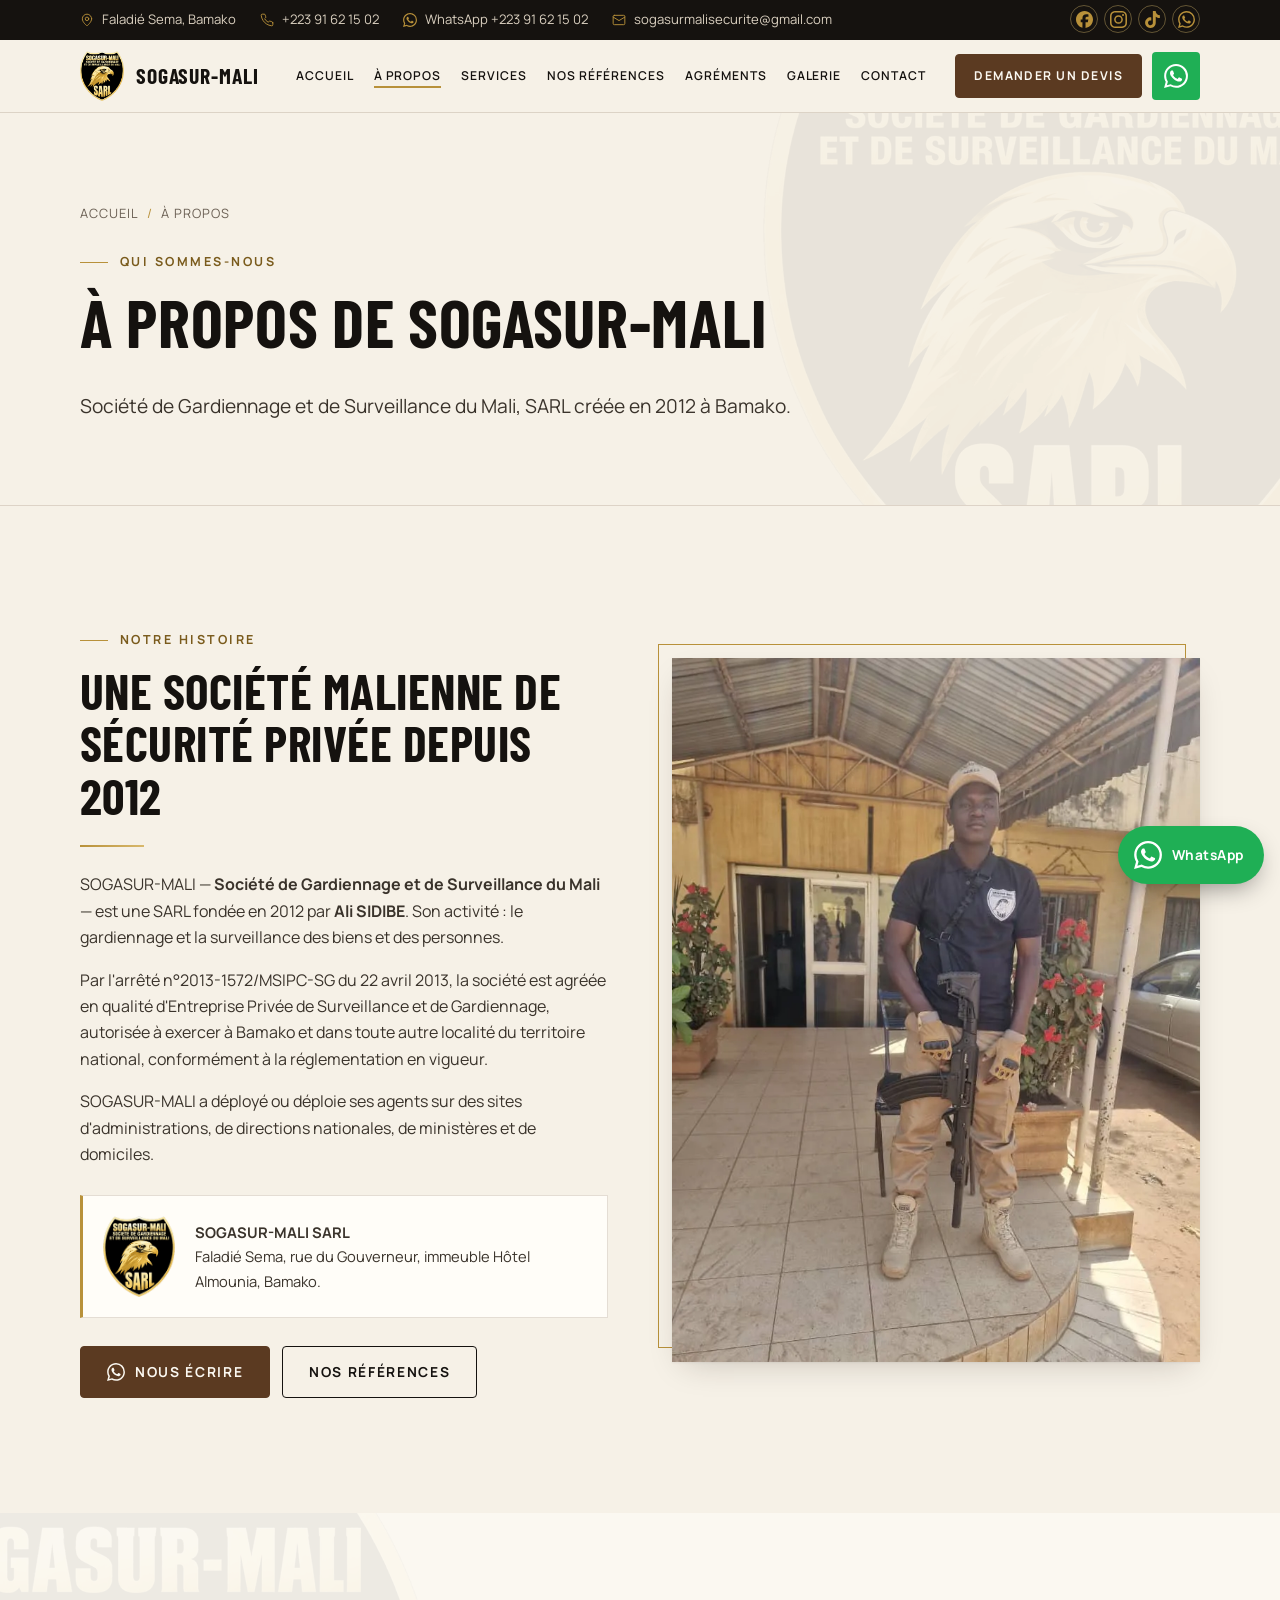
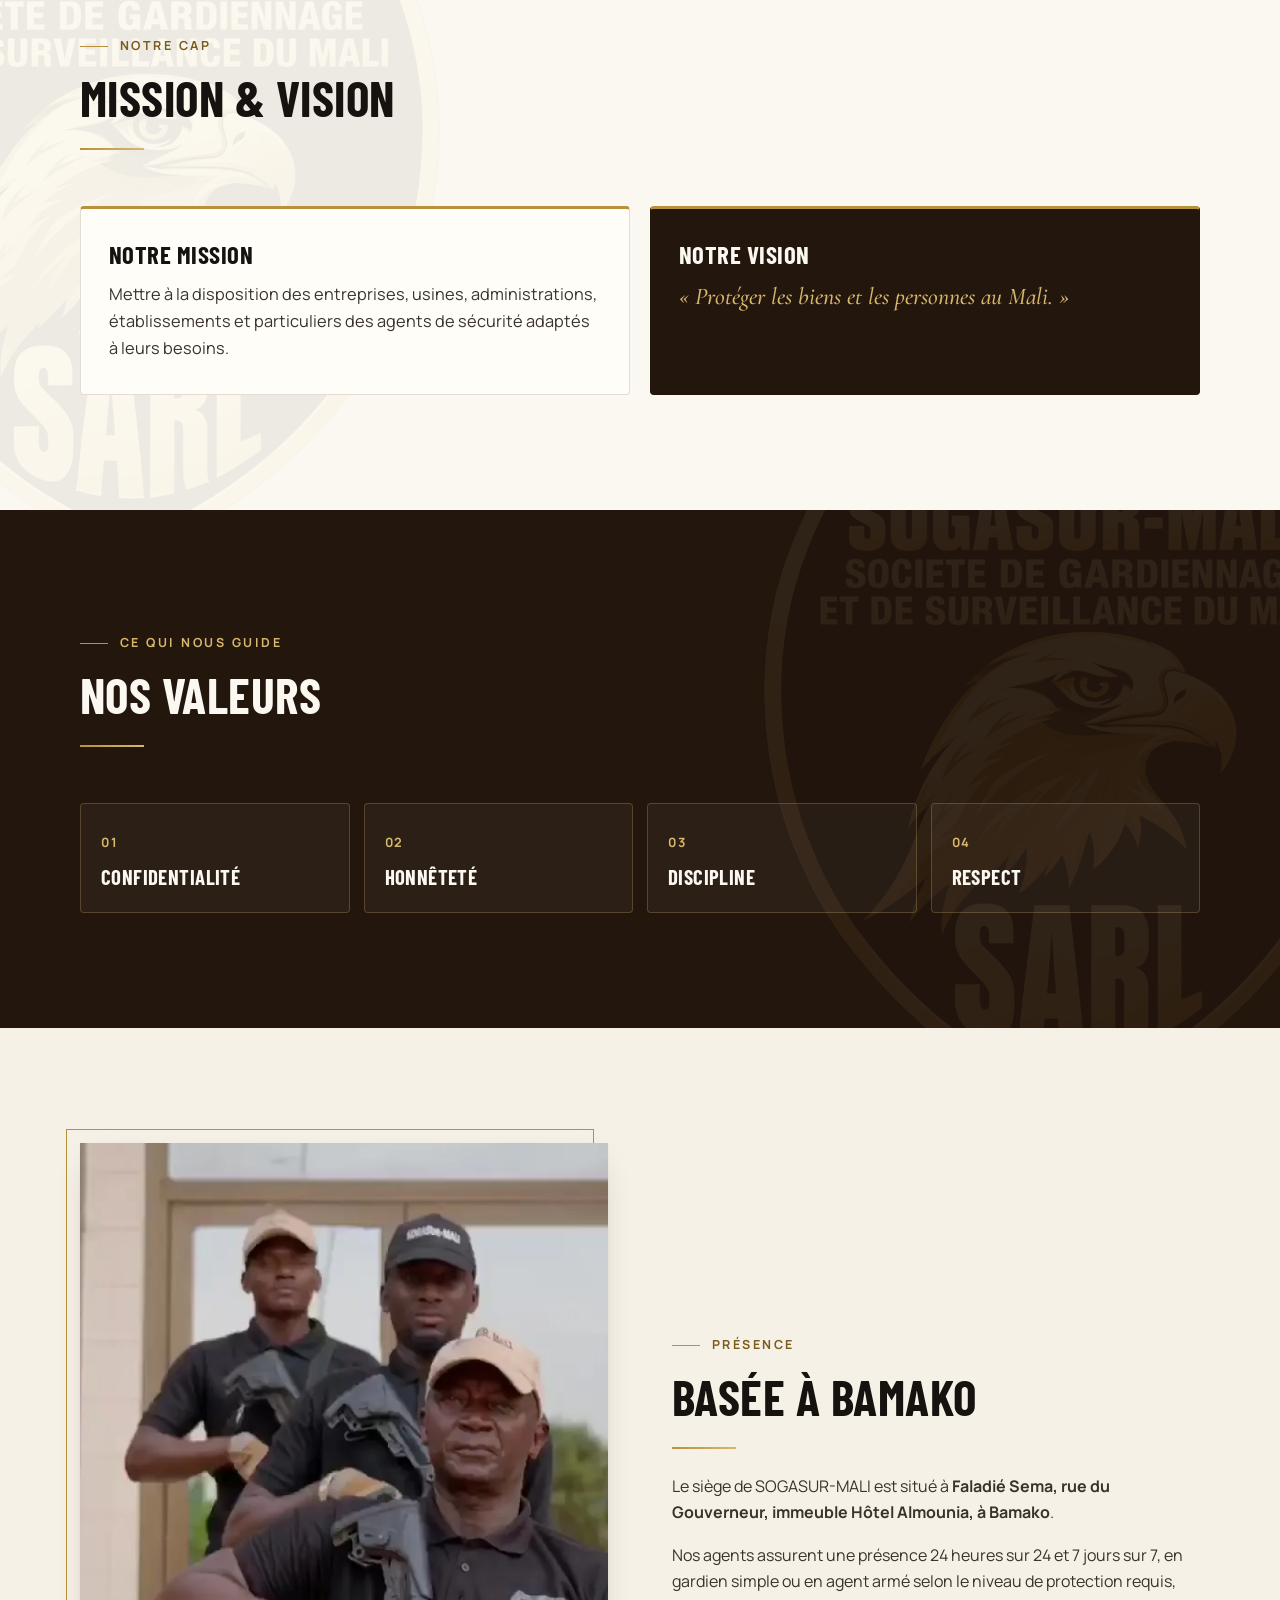
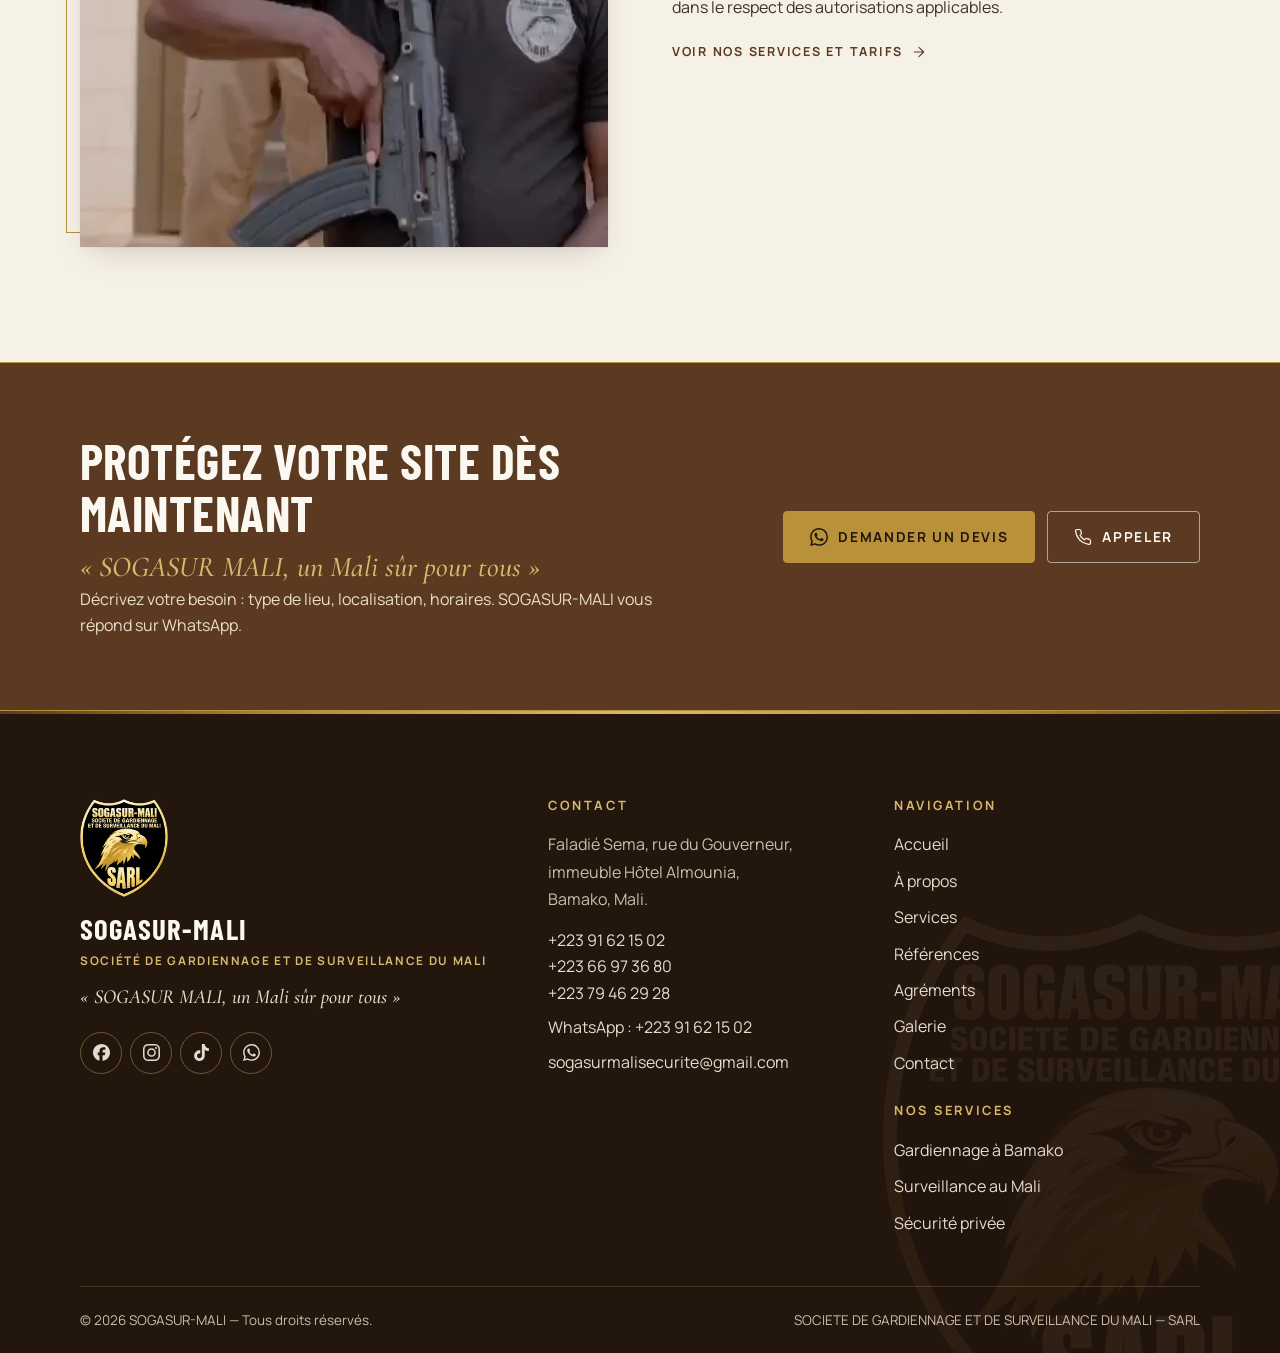
<file: about.html>
<!DOCTYPE html>
<html lang="fr" class="no-js">
<head>
<meta charset="utf-8">
<meta name="viewport" content="width=device-width, initial-scale=1, viewport-fit=cover">
<title>À propos de SOGASUR-MALI | Sécurité privée au Mali depuis 2012</title>
<meta name="description" content="SOGASUR-MALI, SARL fondée en 2012 par Ali SIDIBE à Bamako : mission, vision et valeurs d'une société de gardiennage et de sécurité privée agréée au Mali.">
<link rel="canonical" href="https://sogasurmali.github.io/about.html">
<meta name="robots" content="index, follow">
<meta name="theme-color" content="#23160D">
<meta name="format-detection" content="telephone=no">
<!-- Google Search Console : collez ici la balise de validation si vous choisissez la méthode « Balise HTML » -->
<!-- <meta name="google-site-verification" content="VOTRE_CODE"> -->
<meta property="og:type" content="website">
<meta property="og:locale" content="fr_FR">
<meta property="og:site_name" content="SOGASUR-MALI">
<meta property="og:title" content="À propos de SOGASUR-MALI | Sécurité privée au Mali depuis 2012">
<meta property="og:description" content="SOGASUR-MALI, SARL fondée en 2012 par Ali SIDIBE à Bamako : mission, vision et valeurs d'une société de gardiennage et de sécurité privée agréée au Mali.">
<meta property="og:url" content="https://sogasurmali.github.io/about.html">
<meta property="og:image" content="https://sogasurmali.github.io/images/og-sogasur-mali.jpg">
<meta property="og:image:width" content="1200">
<meta property="og:image:height" content="630">
<meta property="og:image:alt" content="Logo SOGASUR-MALI et agent de sécurité en poste">
<meta name="twitter:card" content="summary_large_image">
<link rel="icon" href="favicon.ico" sizes="any">
<link rel="icon" type="image/png" sizes="32x32" href="favicon-32.png">
<link rel="apple-touch-icon" href="apple-touch-icon.png">
<link rel="manifest" href="site.webmanifest">
<link rel="preload" href="assets/fonts/manrope-latin-400-normal.woff2" as="font" type="font/woff2" crossorigin>
<link rel="preload" href="assets/fonts/barlow-condensed-latin-700-normal.woff2" as="font" type="font/woff2" crossorigin>

<link rel="stylesheet" href="css/style.css">
<script type="application/ld+json">{"@context": "https://schema.org", "@type": "LocalBusiness", "@id": "https://sogasurmali.github.io/#organisation", "name": "SOGASUR-MALI", "legalName": "Société de Gardiennage et de Surveillance du Mali SARL", "alternateName": ["SOGASUR MALI", "Société de gardiennage et de surveillance du Mali"], "description": "Société de gardiennage et de surveillance basée à Bamako : gardiens et agents armés, présence 24h/24 et 7j/7, pour entreprises, administrations, établissements et particuliers au Mali.", "slogan": "SOGASUR MALI, un Mali sûr pour tous", "foundingDate": "2012", "founder": {"@type": "Person", "name": "Ali SIDIBE"}, "url": "https://sogasurmali.github.io/", "logo": "https://sogasurmali.github.io/images/logo/logo-sogasur-mali-400.png", "image": "https://sogasurmali.github.io/images/og-sogasur-mali.jpg", "telephone": "+22391621502", "email": "sogasurmalisecurite@gmail.com", "contactPoint": [{"@type": "ContactPoint", "telephone": "+22391621502", "contactType": "customer service", "areaServed": "ML", "availableLanguage": "French"}, {"@type": "ContactPoint", "telephone": "+22366973680", "contactType": "customer service", "areaServed": "ML", "availableLanguage": "French"}, {"@type": "ContactPoint", "telephone": "+22379462928", "contactType": "customer service", "areaServed": "ML", "availableLanguage": "French"}], "address": {"@type": "PostalAddress", "streetAddress": "Faladié Sema, rue du Gouverneur, immeuble Hôtel Almounia", "addressLocality": "Bamako", "addressCountry": "ML"}, "areaServed": {"@type": "Country", "name": "Mali"}, "geo": {"@type": "GeoCoordinates", "latitude": 12.585652, "longitude": -7.9512909}, "hasMap": "https://www.google.com/maps/place/Hotel+Alumounia+II/@12.585652,-7.9512909,17z", "sameAs": ["https://www.facebook.com/share/1cGJ3rPSbM/", "https://www.instagram.com/sogasur_mali", "https://www.tiktok.com/@sogas771"]}</script>
<script type="application/ld+json">{"@context": "https://schema.org", "@type": "BreadcrumbList", "itemListElement": [{"@type": "ListItem", "position": 1, "name": "Accueil", "item": "https://sogasurmali.github.io/"}, {"@type": "ListItem", "position": 2, "name": "À propos", "item": "https://sogasurmali.github.io/about.html"}]}</script>
</head>
<body>
<a class="skip" href="#contenu">Aller au contenu</a>

<div class="topbar">
  <div class="wrap">
    <div class="topbar-info">
      <span><svg viewBox="0 0 24 24" fill="none" stroke="currentColor" stroke-width="1.6" stroke-linecap="round" stroke-linejoin="round" aria-hidden="true"><path d="M20 10c0 6-8 12-8 12S4 16 4 10a8 8 0 0 1 16 0z"/><circle cx="12" cy="10" r="3"/></svg>Faladié Sema, Bamako</span>
      <a href="tel:+22391621502"><svg viewBox="0 0 24 24" fill="none" stroke="currentColor" stroke-width="1.6" stroke-linecap="round" stroke-linejoin="round" aria-hidden="true"><path d="M22 16.9v3a2 2 0 0 1-2.2 2 19.8 19.8 0 0 1-8.6-3.1 19.5 19.5 0 0 1-6-6A19.8 19.8 0 0 1 2.1 4.2 2 2 0 0 1 4.1 2h3a2 2 0 0 1 2 1.7c.1.9.4 1.8.7 2.7a2 2 0 0 1-.5 2.1L8 9.8a16 16 0 0 0 6 6l1.3-1.3a2 2 0 0 1 2.1-.4c.9.3 1.8.6 2.7.7a2 2 0 0 1 1.7 2z"/></svg>+223 91 62 15 02</a>
      <a href="https://wa.me/22391621502?text=Bonjour%20SOGASUR-MALI%2C%20je%20souhaite%20obtenir%20des%20informations%20sur%20vos%20services%20de%20gardiennage%20et%20de%20surveillance." target="_blank" rel="noopener"><svg viewBox="0 0 24 24" fill="currentColor" aria-hidden="true"><path d="M17.472 14.382c-.297-.149-1.758-.867-2.03-.967-.273-.099-.471-.148-.67.15-.197.297-.767.966-.94 1.164-.173.199-.347.223-.644.075-.297-.15-1.255-.463-2.39-1.475-.883-.788-1.48-1.761-1.653-2.059-.173-.297-.018-.458.13-.606.134-.133.298-.347.446-.52.149-.174.198-.298.298-.497.099-.198.05-.371-.025-.52-.075-.149-.669-1.612-.916-2.207-.242-.579-.487-.5-.669-.51-.173-.008-.371-.01-.57-.01-.198 0-.52.074-.792.372-.272.297-1.04 1.016-1.04 2.479 0 1.462 1.065 2.875 1.213 3.074.149.198 2.096 3.2 5.077 4.487.709.306 1.262.489 1.694.625.712.227 1.36.195 1.871.118.571-.085 1.758-.719 2.006-1.413.248-.694.248-1.289.173-1.413-.074-.124-.272-.198-.57-.347m-5.421 7.403h-.004a9.87 9.87 0 01-5.031-1.378l-.361-.214-3.741.982.998-3.648-.235-.374a9.86 9.86 0 01-1.51-5.26c.001-5.45 4.436-9.884 9.888-9.884 2.64 0 5.122 1.03 6.988 2.898a9.825 9.825 0 012.893 6.994c-.003 5.45-4.437 9.884-9.885 9.884m8.413-18.297A11.815 11.815 0 0012.05 0C5.495 0 .16 5.335.157 11.892c0 2.096.547 4.142 1.588 5.945L.057 24l6.305-1.654a11.882 11.882 0 005.683 1.448h.005c6.554 0 11.89-5.335 11.893-11.893a11.821 11.821 0 00-3.48-8.413Z"/></svg>WhatsApp +223 91 62 15 02</a>
      <a href="mailto:sogasurmalisecurite@gmail.com"><svg viewBox="0 0 24 24" fill="none" stroke="currentColor" stroke-width="1.6" stroke-linecap="round" stroke-linejoin="round" aria-hidden="true"><rect x="2" y="4" width="20" height="16" rx="2"/><path d="m22 7-10 6L2 7"/></svg>sogasurmalisecurite@gmail.com</a>
    </div>
    <ul class="social">
  <li><a href="https://www.facebook.com/share/1cGJ3rPSbM/?mibextid=wwXIfr" target="_blank" rel="noopener" aria-label="Facebook de SOGASUR-MALI"><svg viewBox="0 0 24 24" fill="currentColor" aria-hidden="true"><path d="M9.101 23.691v-7.98H6.627v-3.667h2.474v-1.58c0-4.085 1.848-5.978 5.858-5.978.401 0 .955.042 1.468.103a8.68 8.68 0 0 1 1.141.195v3.325a8.623 8.623 0 0 0-.653-.036 26.805 26.805 0 0 0-.733-.009c-.707 0-1.259.096-1.675.309a1.686 1.686 0 0 0-.679.622c-.258.42-.374.995-.374 1.752v1.297h3.919l-.386 2.103-.287 1.564h-3.246v8.245C19.396 23.238 24 18.179 24 12.044c0-6.627-5.373-12-12-12s-12 5.373-12 12c0 5.628 3.874 10.35 9.101 11.647Z"/></svg></a></li>
  <li><a href="https://www.instagram.com/sogasur_mali?stkn=cTR3ZTA2YWw3cGln&amp;utm_source=qr" target="_blank" rel="noopener" aria-label="Instagram de SOGASUR-MALI"><svg viewBox="0 0 24 24" fill="currentColor" aria-hidden="true"><path d="M7.0301.084c-1.2768.0602-2.1487.264-2.911.5634-.7888.3075-1.4575.72-2.1228 1.3877-.6652.6677-1.075 1.3368-1.3802 2.127-.2954.7638-.4956 1.6365-.552 2.914-.0564 1.2775-.0689 1.6882-.0626 4.947.0062 3.2586.0206 3.6671.0825 4.9473.061 1.2765.264 2.1482.5635 2.9107.308.7889.72 1.4573 1.388 2.1228.6679.6655 1.3365 1.0743 2.1285 1.38.7632.295 1.6361.4961 2.9134.552 1.2773.056 1.6884.069 4.9462.0627 3.2578-.0062 3.668-.0207 4.9478-.0814 1.28-.0607 2.147-.2652 2.9098-.5633.7889-.3086 1.4578-.72 2.1228-1.3881.665-.6682 1.0745-1.3378 1.3795-2.1284.2957-.7632.4966-1.636.552-2.9124.056-1.2809.0692-1.6898.063-4.948-.0063-3.2583-.021-3.6668-.0817-4.9465-.0607-1.2797-.264-2.1487-.5633-2.9117-.3084-.7889-.72-1.4568-1.3876-2.1228C21.2982 1.33 20.628.9208 19.8378.6165 19.074.321 18.2017.1197 16.9244.0645 15.6471.0093 15.236-.005 11.977.0014 8.718.0076 8.31.0215 7.0301.0839m.1402 21.6932c-1.17-.0509-1.8053-.2453-2.2287-.408-.5606-.216-.96-.4771-1.3819-.895-.422-.4178-.6811-.8186-.9-1.378-.1644-.4234-.3624-1.058-.4171-2.228-.0595-1.2645-.072-1.6442-.079-4.848-.007-3.2037.0053-3.583.0607-4.848.05-1.169.2456-1.805.408-2.2282.216-.5613.4762-.96.895-1.3816.4188-.4217.8184-.6814 1.3783-.9003.423-.1651 1.0575-.3614 2.227-.4171 1.2655-.06 1.6447-.072 4.848-.079 3.2033-.007 3.5835.005 4.8495.0608 1.169.0508 1.8053.2445 2.228.408.5608.216.96.4754 1.3816.895.4217.4194.6816.8176.9005 1.3787.1653.4217.3617 1.056.4169 2.2263.0602 1.2655.0739 1.645.0796 4.848.0058 3.203-.0055 3.5834-.061 4.848-.051 1.17-.245 1.8055-.408 2.2294-.216.5604-.4763.96-.8954 1.3814-.419.4215-.8181.6811-1.3783.9-.4224.1649-1.0577.3617-2.2262.4174-1.2656.0595-1.6448.072-4.8493.079-3.2045.007-3.5825-.006-4.848-.0608M16.953 5.5864A1.44 1.44 0 1 0 18.39 4.144a1.44 1.44 0 0 0-1.437 1.4424M5.8385 12.012c.0067 3.4032 2.7706 6.1557 6.173 6.1493 3.4026-.0065 6.157-2.7701 6.1506-6.1733-.0065-3.4032-2.771-6.1565-6.174-6.1498-3.403.0067-6.156 2.771-6.1496 6.1738M8 12.0077a4 4 0 1 1 4.008 3.9921A3.9996 3.9996 0 0 1 8 12.0077"/></svg></a></li>
  <li><a href="https://www.tiktok.com/@sogas771?_r=1&amp;_t=ZS-99pvnPobqqI" target="_blank" rel="noopener" aria-label="TikTok de SOGASUR-MALI"><svg viewBox="0 0 24 24" fill="currentColor" aria-hidden="true"><path d="M12.525.02c1.31-.02 2.61-.01 3.91-.02.08 1.53.63 3.09 1.75 4.17 1.12 1.11 2.7 1.62 4.24 1.79v4.03c-1.44-.05-2.89-.35-4.2-.97-.57-.26-1.1-.59-1.62-.93-.01 2.92.01 5.84-.02 8.75-.08 1.4-.54 2.79-1.35 3.94-1.31 1.92-3.58 3.17-5.91 3.21-1.43.08-2.86-.31-4.08-1.03-2.02-1.19-3.44-3.37-3.65-5.71-.02-.5-.03-1-.01-1.49.18-1.9 1.12-3.72 2.58-4.96 1.66-1.44 3.98-2.13 6.15-1.72.02 1.48-.04 2.96-.04 4.44-.99-.32-2.15-.23-3.02.37-.63.41-1.11 1.04-1.36 1.75-.21.51-.15 1.07-.14 1.61.24 1.64 1.82 3.02 3.5 2.87 1.12-.01 2.19-.66 2.77-1.61.19-.33.4-.67.41-1.06.1-1.79.06-3.57.07-5.36.01-4.03-.01-8.05.02-12.07z"/></svg></a></li>
  <li><a href="https://wa.me/22391621502?text=Bonjour%20SOGASUR-MALI%2C%20je%20souhaite%20obtenir%20des%20informations%20sur%20vos%20services%20de%20gardiennage%20et%20de%20surveillance." target="_blank" rel="noopener" aria-label="WhatsApp de SOGASUR-MALI"><svg viewBox="0 0 24 24" fill="currentColor" aria-hidden="true"><path d="M17.472 14.382c-.297-.149-1.758-.867-2.03-.967-.273-.099-.471-.148-.67.15-.197.297-.767.966-.94 1.164-.173.199-.347.223-.644.075-.297-.15-1.255-.463-2.39-1.475-.883-.788-1.48-1.761-1.653-2.059-.173-.297-.018-.458.13-.606.134-.133.298-.347.446-.52.149-.174.198-.298.298-.497.099-.198.05-.371-.025-.52-.075-.149-.669-1.612-.916-2.207-.242-.579-.487-.5-.669-.51-.173-.008-.371-.01-.57-.01-.198 0-.52.074-.792.372-.272.297-1.04 1.016-1.04 2.479 0 1.462 1.065 2.875 1.213 3.074.149.198 2.096 3.2 5.077 4.487.709.306 1.262.489 1.694.625.712.227 1.36.195 1.871.118.571-.085 1.758-.719 2.006-1.413.248-.694.248-1.289.173-1.413-.074-.124-.272-.198-.57-.347m-5.421 7.403h-.004a9.87 9.87 0 01-5.031-1.378l-.361-.214-3.741.982.998-3.648-.235-.374a9.86 9.86 0 01-1.51-5.26c.001-5.45 4.436-9.884 9.888-9.884 2.64 0 5.122 1.03 6.988 2.898a9.825 9.825 0 012.893 6.994c-.003 5.45-4.437 9.884-9.885 9.884m8.413-18.297A11.815 11.815 0 0012.05 0C5.495 0 .16 5.335.157 11.892c0 2.096.547 4.142 1.588 5.945L.057 24l6.305-1.654a11.882 11.882 0 005.683 1.448h.005c6.554 0 11.89-5.335 11.893-11.893a11.821 11.821 0 00-3.48-8.413Z"/></svg></a></li>
</ul>
  </div>
</div>

<header class="site-header">
  <div class="wrap">
    <a class="brand" href="index.html" aria-label="SOGASUR-MALI, retour à l'accueil">
      <img src="images/logo/logo-sogasur-mali-160.png" alt="Logo SOGASUR-MALI" width="160" height="179">
      <span class="brand-text"><span class="brand-name">SOGASUR-MALI</span><span class="brand-sub">Gardiennage &amp; surveillance</span></span>
    </a>
    <nav class="nav" aria-label="Navigation principale"><ul><li><a href="index.html">Accueil</a></li><li><a href="about.html" aria-current="page">À propos</a></li><li><a href="services.html">Services</a></li><li><a href="references.html">Nos références</a></li><li><a href="agrements.html">Agréments</a></li><li><a href="gallery.html">Galerie</a></li><li><a href="contact.html">Contact</a></li></ul></nav>
    <div class="header-actions">
      <a class="header-wa" href="https://wa.me/22391621502?text=Bonjour%20SOGASUR-MALI%2C%20je%20souhaite%20obtenir%20des%20informations%20sur%20vos%20services%20de%20gardiennage%20et%20de%20surveillance." target="_blank" rel="noopener"><svg viewBox="0 0 24 24" fill="currentColor" aria-hidden="true"><path d="M17.472 14.382c-.297-.149-1.758-.867-2.03-.967-.273-.099-.471-.148-.67.15-.197.297-.767.966-.94 1.164-.173.199-.347.223-.644.075-.297-.15-1.255-.463-2.39-1.475-.883-.788-1.48-1.761-1.653-2.059-.173-.297-.018-.458.13-.606.134-.133.298-.347.446-.52.149-.174.198-.298.298-.497.099-.198.05-.371-.025-.52-.075-.149-.669-1.612-.916-2.207-.242-.579-.487-.5-.669-.51-.173-.008-.371-.01-.57-.01-.198 0-.52.074-.792.372-.272.297-1.04 1.016-1.04 2.479 0 1.462 1.065 2.875 1.213 3.074.149.198 2.096 3.2 5.077 4.487.709.306 1.262.489 1.694.625.712.227 1.36.195 1.871.118.571-.085 1.758-.719 2.006-1.413.248-.694.248-1.289.173-1.413-.074-.124-.272-.198-.57-.347m-5.421 7.403h-.004a9.87 9.87 0 01-5.031-1.378l-.361-.214-3.741.982.998-3.648-.235-.374a9.86 9.86 0 01-1.51-5.26c.001-5.45 4.436-9.884 9.888-9.884 2.64 0 5.122 1.03 6.988 2.898a9.825 9.825 0 012.893 6.994c-.003 5.45-4.437 9.884-9.885 9.884m8.413-18.297A11.815 11.815 0 0012.05 0C5.495 0 .16 5.335.157 11.892c0 2.096.547 4.142 1.588 5.945L.057 24l6.305-1.654a11.882 11.882 0 005.683 1.448h.005c6.554 0 11.89-5.335 11.893-11.893a11.821 11.821 0 00-3.48-8.413Z"/></svg><span><small>WhatsApp</small>+223 91 62 15 02</span></a>
      <a class="btn btn-primary header-cta" href="https://wa.me/22391621502?text=Bonjour%20SOGASUR-MALI%2C%20je%20souhaite%20demander%20un%20devis%20pour%20un%20service%20de%20gardiennage/surveillance." target="_blank" rel="noopener">Demander un devis</a>
      <a class="wa-icon-btn" href="https://wa.me/22391621502?text=Bonjour%20SOGASUR-MALI%2C%20je%20souhaite%20obtenir%20des%20informations%20sur%20vos%20services%20de%20gardiennage%20et%20de%20surveillance." target="_blank" rel="noopener" aria-label="Écrire sur WhatsApp au +223 91 62 15 02"><svg viewBox="0 0 24 24" fill="currentColor" aria-hidden="true"><path d="M17.472 14.382c-.297-.149-1.758-.867-2.03-.967-.273-.099-.471-.148-.67.15-.197.297-.767.966-.94 1.164-.173.199-.347.223-.644.075-.297-.15-1.255-.463-2.39-1.475-.883-.788-1.48-1.761-1.653-2.059-.173-.297-.018-.458.13-.606.134-.133.298-.347.446-.52.149-.174.198-.298.298-.497.099-.198.05-.371-.025-.52-.075-.149-.669-1.612-.916-2.207-.242-.579-.487-.5-.669-.51-.173-.008-.371-.01-.57-.01-.198 0-.52.074-.792.372-.272.297-1.04 1.016-1.04 2.479 0 1.462 1.065 2.875 1.213 3.074.149.198 2.096 3.2 5.077 4.487.709.306 1.262.489 1.694.625.712.227 1.36.195 1.871.118.571-.085 1.758-.719 2.006-1.413.248-.694.248-1.289.173-1.413-.074-.124-.272-.198-.57-.347m-5.421 7.403h-.004a9.87 9.87 0 01-5.031-1.378l-.361-.214-3.741.982.998-3.648-.235-.374a9.86 9.86 0 01-1.51-5.26c.001-5.45 4.436-9.884 9.888-9.884 2.64 0 5.122 1.03 6.988 2.898a9.825 9.825 0 012.893 6.994c-.003 5.45-4.437 9.884-9.885 9.884m8.413-18.297A11.815 11.815 0 0012.05 0C5.495 0 .16 5.335.157 11.892c0 2.096.547 4.142 1.588 5.945L.057 24l6.305-1.654a11.882 11.882 0 005.683 1.448h.005c6.554 0 11.89-5.335 11.893-11.893a11.821 11.821 0 00-3.48-8.413Z"/></svg></a>
      <button class="menu-toggle" type="button" aria-controls="drawer" aria-expanded="false" aria-label="Ouvrir le menu"><svg viewBox="0 0 24 24" fill="none" stroke="currentColor" stroke-width="1.6" stroke-linecap="round" stroke-linejoin="round" aria-hidden="true"><path d="M3 6h18M3 12h18M3 18h18"/></svg></button>
    </div>
  </div>
</header>

<div class="drawer" id="drawer" aria-hidden="true" role="dialog" aria-label="Menu">
  <div class="drawer-head">
    <span class="brand"><img src="images/logo/logo-sogasur-mali-160.png" alt="" width="160" height="179"><span class="brand-text"><span class="brand-name">SOGASUR-MALI</span><span class="brand-sub">Gardiennage &amp; surveillance</span></span></span>
    <button class="drawer-close" type="button" aria-label="Fermer le menu"><svg viewBox="0 0 24 24" fill="none" stroke="currentColor" stroke-width="1.6" stroke-linecap="round" stroke-linejoin="round" aria-hidden="true"><path d="M18 6 6 18M6 6l12 12"/></svg></button>
  </div>
  <nav aria-label="Navigation mobile"><ul><li><a href="index.html">Accueil<svg viewBox="0 0 24 24" fill="none" stroke="currentColor" stroke-width="1.6" stroke-linecap="round" stroke-linejoin="round" aria-hidden="true"><path d="M5 12h14M12 5l7 7-7 7"/></svg></a></li><li><a href="about.html" aria-current="page">À propos<svg viewBox="0 0 24 24" fill="none" stroke="currentColor" stroke-width="1.6" stroke-linecap="round" stroke-linejoin="round" aria-hidden="true"><path d="M5 12h14M12 5l7 7-7 7"/></svg></a></li><li><a href="services.html">Services<svg viewBox="0 0 24 24" fill="none" stroke="currentColor" stroke-width="1.6" stroke-linecap="round" stroke-linejoin="round" aria-hidden="true"><path d="M5 12h14M12 5l7 7-7 7"/></svg></a></li><li><a href="references.html">Nos références<svg viewBox="0 0 24 24" fill="none" stroke="currentColor" stroke-width="1.6" stroke-linecap="round" stroke-linejoin="round" aria-hidden="true"><path d="M5 12h14M12 5l7 7-7 7"/></svg></a></li><li><a href="agrements.html">Agréments<svg viewBox="0 0 24 24" fill="none" stroke="currentColor" stroke-width="1.6" stroke-linecap="round" stroke-linejoin="round" aria-hidden="true"><path d="M5 12h14M12 5l7 7-7 7"/></svg></a></li><li><a href="gallery.html">Galerie<svg viewBox="0 0 24 24" fill="none" stroke="currentColor" stroke-width="1.6" stroke-linecap="round" stroke-linejoin="round" aria-hidden="true"><path d="M5 12h14M12 5l7 7-7 7"/></svg></a></li><li><a href="contact.html">Contact<svg viewBox="0 0 24 24" fill="none" stroke="currentColor" stroke-width="1.6" stroke-linecap="round" stroke-linejoin="round" aria-hidden="true"><path d="M5 12h14M12 5l7 7-7 7"/></svg></a></li></ul></nav>
  <a class="btn btn-gold btn-block" href="https://wa.me/22391621502?text=Bonjour%20SOGASUR-MALI%2C%20je%20souhaite%20demander%20un%20devis%20pour%20un%20service%20de%20gardiennage/surveillance." target="_blank" rel="noopener"><svg viewBox="0 0 24 24" fill="currentColor" aria-hidden="true"><path d="M17.472 14.382c-.297-.149-1.758-.867-2.03-.967-.273-.099-.471-.148-.67.15-.197.297-.767.966-.94 1.164-.173.199-.347.223-.644.075-.297-.15-1.255-.463-2.39-1.475-.883-.788-1.48-1.761-1.653-2.059-.173-.297-.018-.458.13-.606.134-.133.298-.347.446-.52.149-.174.198-.298.298-.497.099-.198.05-.371-.025-.52-.075-.149-.669-1.612-.916-2.207-.242-.579-.487-.5-.669-.51-.173-.008-.371-.01-.57-.01-.198 0-.52.074-.792.372-.272.297-1.04 1.016-1.04 2.479 0 1.462 1.065 2.875 1.213 3.074.149.198 2.096 3.2 5.077 4.487.709.306 1.262.489 1.694.625.712.227 1.36.195 1.871.118.571-.085 1.758-.719 2.006-1.413.248-.694.248-1.289.173-1.413-.074-.124-.272-.198-.57-.347m-5.421 7.403h-.004a9.87 9.87 0 01-5.031-1.378l-.361-.214-3.741.982.998-3.648-.235-.374a9.86 9.86 0 01-1.51-5.26c.001-5.45 4.436-9.884 9.888-9.884 2.64 0 5.122 1.03 6.988 2.898a9.825 9.825 0 012.893 6.994c-.003 5.45-4.437 9.884-9.885 9.884m8.413-18.297A11.815 11.815 0 0012.05 0C5.495 0 .16 5.335.157 11.892c0 2.096.547 4.142 1.588 5.945L.057 24l6.305-1.654a11.882 11.882 0 005.683 1.448h.005c6.554 0 11.89-5.335 11.893-11.893a11.821 11.821 0 00-3.48-8.413Z"/></svg>Demander un devis</a>
  <a class="btn btn-light btn-block" href="tel:+22391621502"><svg viewBox="0 0 24 24" fill="none" stroke="currentColor" stroke-width="1.6" stroke-linecap="round" stroke-linejoin="round" aria-hidden="true"><path d="M22 16.9v3a2 2 0 0 1-2.2 2 19.8 19.8 0 0 1-8.6-3.1 19.5 19.5 0 0 1-6-6A19.8 19.8 0 0 1 2.1 4.2 2 2 0 0 1 4.1 2h3a2 2 0 0 1 2 1.7c.1.9.4 1.8.7 2.7a2 2 0 0 1-.5 2.1L8 9.8a16 16 0 0 0 6 6l1.3-1.3a2 2 0 0 1 2.1-.4c.9.3 1.8.6 2.7.7a2 2 0 0 1 1.7 2z"/></svg>Appeler le +223 91 62 15 02</a>
  <p class="drawer-contact">Tél. : <a href="tel:+22391621502">+223 91 62 15 02</a> · <a href="tel:+22366973680">+223 66 97 36 80</a> · <a href="tel:+22379462928">+223 79 46 29 28</a><br>Faladié Sema, rue du Gouverneur, immeuble Hôtel Almounia, Bamako, Mali.<br><a href="mailto:sogasurmalisecurite@gmail.com">sogasurmalisecurite@gmail.com</a></p>
</div>

<main id="contenu">
<section class="page-hero wm wm-right"><div class="wrap"><nav class="crumbs" aria-label="Fil d'Ariane"><ol><li><a href="index.html">Accueil</a></li><li aria-current="page">À propos</li></ol></nav><p class="eyebrow">Qui sommes-nous</p>
<h1>À propos de SOGASUR-MALI</h1>
<p class="lead">Société de Gardiennage et de Surveillance du Mali, SARL créée en 2012 à Bamako.</p></div></section>

<section class="section">
  <div class="wrap split">
    <div>
      <p class="eyebrow">Notre histoire</p>
      <h2>Une société malienne de sécurité privée depuis 2012</h2>
      <hr class="gold-rule">
      <p>SOGASUR-MALI — <strong>Société de Gardiennage et de Surveillance du Mali</strong> — est une SARL fondée en 2012 par <strong>Ali SIDIBE</strong>. Son activité : le gardiennage et la surveillance des biens et des personnes.</p>
      <p>Par l'arrêté n°2013-1572/MSIPC-SG du 22 avril 2013, la société est agréée en qualité d'Entreprise Privée de Surveillance et de Gardiennage, autorisée à exercer à Bamako et dans toute autre localité du territoire national, conformément à la réglementation en vigueur.</p>
      <p>SOGASUR-MALI a déployé ou déploie ses agents sur des sites d'administrations, de directions nationales, de ministères et de domiciles.</p>
      <div class="logo-plate">
        <img src="images/logo/logo-sogasur-mali-160.png" alt="Logo officiel SOGASUR-MALI" width="160" height="179" loading="lazy">
        <p><strong>SOGASUR-MALI SARL</strong><br>Faladié Sema, rue du Gouverneur, immeuble Hôtel Almounia, Bamako.</p>
      </div>
      <div class="btn-row"><a class="btn btn-primary" href="https://wa.me/22391621502?text=Bonjour%20SOGASUR-MALI%2C%20je%20souhaite%20obtenir%20des%20informations%20sur%20vos%20services%20de%20gardiennage%20et%20de%20surveillance." target="_blank" rel="noopener"><svg viewBox="0 0 24 24" fill="currentColor" aria-hidden="true"><path d="M17.472 14.382c-.297-.149-1.758-.867-2.03-.967-.273-.099-.471-.148-.67.15-.197.297-.767.966-.94 1.164-.173.199-.347.223-.644.075-.297-.15-1.255-.463-2.39-1.475-.883-.788-1.48-1.761-1.653-2.059-.173-.297-.018-.458.13-.606.134-.133.298-.347.446-.52.149-.174.198-.298.298-.497.099-.198.05-.371-.025-.52-.075-.149-.669-1.612-.916-2.207-.242-.579-.487-.5-.669-.51-.173-.008-.371-.01-.57-.01-.198 0-.52.074-.792.372-.272.297-1.04 1.016-1.04 2.479 0 1.462 1.065 2.875 1.213 3.074.149.198 2.096 3.2 5.077 4.487.709.306 1.262.489 1.694.625.712.227 1.36.195 1.871.118.571-.085 1.758-.719 2.006-1.413.248-.694.248-1.289.173-1.413-.074-.124-.272-.198-.57-.347m-5.421 7.403h-.004a9.87 9.87 0 01-5.031-1.378l-.361-.214-3.741.982.998-3.648-.235-.374a9.86 9.86 0 01-1.51-5.26c.001-5.45 4.436-9.884 9.888-9.884 2.64 0 5.122 1.03 6.988 2.898a9.825 9.825 0 012.893 6.994c-.003 5.45-4.437 9.884-9.885 9.884m8.413-18.297A11.815 11.815 0 0012.05 0C5.495 0 .16 5.335.157 11.892c0 2.096.547 4.142 1.588 5.945L.057 24l6.305-1.654a11.882 11.882 0 005.683 1.448h.005c6.554 0 11.89-5.335 11.893-11.893a11.821 11.821 0 00-3.48-8.413Z"/></svg>Nous écrire</a><a class="btn btn-outline" href="references.html">Nos références</a></div>
    </div>
    <div class="framed reveal"><picture><source type="image/webp" srcset="images/agents/agent-sogasur-mali-poste-480.webp 480w, images/agents/agent-sogasur-mali-poste-750.webp 750w" sizes="(min-width:900px) 540px, 92vw"><img src="images/agents/agent-sogasur-mali-poste-750.jpg" srcset="images/agents/agent-sogasur-mali-poste-480.jpg 480w, images/agents/agent-sogasur-mali-poste-750.jpg 750w" sizes="(min-width:900px) 540px, 92vw" alt="Agent de surveillance SOGASUR-MALI en poste devant un bâtiment" width="750" height="1000" loading="lazy" decoding="async"></picture></div>
  </div>
</section>

<section class="section section-ivory wm wm-left">
  <div class="wrap">
    <div class="section-head"><p class="eyebrow">Notre cap</p><h2>Mission &amp; vision</h2><hr class="gold-rule"></div>
    <div class="mv">
      <div class="mv-card reveal"><h3>Notre mission</h3><p>Mettre à la disposition des entreprises, usines, administrations, établissements et particuliers des agents de sécurité adaptés à leurs besoins.</p></div>
      <div class="mv-card dark reveal"><h3>Notre vision</h3><p class="slogan" style="color:var(--gold-2);font-size:1.5rem;margin:0">« Protéger les biens et les personnes au Mali. »</p></div>
    </div>
  </div>
</section>

<section class="section section-dark wm wm-right">
  <div class="wrap">
    <div class="section-head"><p class="eyebrow">Ce qui nous guide</p><h2>Nos valeurs</h2><hr class="gold-rule"></div>
    <div class="values">
      <div class="value reveal"><span class="num">01</span><h3>Confidentialité</h3></div>
      <div class="value reveal"><span class="num">02</span><h3>Honnêteté</h3></div>
      <div class="value reveal"><span class="num">03</span><h3>Discipline</h3></div>
      <div class="value reveal"><span class="num">04</span><h3>Respect</h3></div>
    </div>
  </div>
</section>

<section class="section">
  <div class="wrap split reverse">
    <div>
      <p class="eyebrow">Présence</p>
      <h2>Basée à Bamako</h2>
      <hr class="gold-rule">
      <p>Le siège de SOGASUR-MALI est situé à <strong>Faladié Sema, rue du Gouverneur, immeuble Hôtel Almounia, à Bamako</strong>.</p>
      <p>Nos agents assurent une présence 24 heures sur 24 et 7 jours sur 7, en gardien simple ou en agent armé selon le niveau de protection requis, dans le respect des autorisations applicables.</p>
      <a class="more" href="services.html">Voir nos services et tarifs <svg viewBox="0 0 24 24" fill="none" stroke="currentColor" stroke-width="1.6" stroke-linecap="round" stroke-linejoin="round" aria-hidden="true"><path d="M5 12h14M12 5l7 7-7 7"/></svg></a>
    </div>
    <div class="framed reveal"><picture><source type="image/webp" srcset="images/equipes/equipe-sogasur-mali.webp" sizes="(min-width:900px) 540px, 92vw"><img src="images/equipes/equipe-sogasur-mali.jpg" srcset="images/equipes/equipe-sogasur-mali.jpg" sizes="(min-width:900px) 540px, 92vw" alt="Équipe de trois agents armés SOGASUR-MALI devant l'entrée d'un bâtiment" width="576" height="1024" loading="lazy" decoding="async"></picture></div>
  </div>
</section>
<section class="cta-band" aria-labelledby="cta-t">
  <div class="wrap">
    <div>
      <h2 id="cta-t">Protégez votre site dès maintenant</h2>
      <p class="slogan">« SOGASUR MALI, un Mali sûr pour tous »</p>
      <p>Décrivez votre besoin : type de lieu, localisation, horaires. SOGASUR-MALI vous répond sur WhatsApp.</p>
    </div>
    <div class="btn-row">
      <a class="btn btn-gold" href="https://wa.me/22391621502?text=Bonjour%20SOGASUR-MALI%2C%20je%20souhaite%20demander%20un%20devis%20pour%20un%20service%20de%20gardiennage/surveillance." target="_blank" rel="noopener"><svg viewBox="0 0 24 24" fill="currentColor" aria-hidden="true"><path d="M17.472 14.382c-.297-.149-1.758-.867-2.03-.967-.273-.099-.471-.148-.67.15-.197.297-.767.966-.94 1.164-.173.199-.347.223-.644.075-.297-.15-1.255-.463-2.39-1.475-.883-.788-1.48-1.761-1.653-2.059-.173-.297-.018-.458.13-.606.134-.133.298-.347.446-.52.149-.174.198-.298.298-.497.099-.198.05-.371-.025-.52-.075-.149-.669-1.612-.916-2.207-.242-.579-.487-.5-.669-.51-.173-.008-.371-.01-.57-.01-.198 0-.52.074-.792.372-.272.297-1.04 1.016-1.04 2.479 0 1.462 1.065 2.875 1.213 3.074.149.198 2.096 3.2 5.077 4.487.709.306 1.262.489 1.694.625.712.227 1.36.195 1.871.118.571-.085 1.758-.719 2.006-1.413.248-.694.248-1.289.173-1.413-.074-.124-.272-.198-.57-.347m-5.421 7.403h-.004a9.87 9.87 0 01-5.031-1.378l-.361-.214-3.741.982.998-3.648-.235-.374a9.86 9.86 0 01-1.51-5.26c.001-5.45 4.436-9.884 9.888-9.884 2.64 0 5.122 1.03 6.988 2.898a9.825 9.825 0 012.893 6.994c-.003 5.45-4.437 9.884-9.885 9.884m8.413-18.297A11.815 11.815 0 0012.05 0C5.495 0 .16 5.335.157 11.892c0 2.096.547 4.142 1.588 5.945L.057 24l6.305-1.654a11.882 11.882 0 005.683 1.448h.005c6.554 0 11.89-5.335 11.893-11.893a11.821 11.821 0 00-3.48-8.413Z"/></svg>Demander un devis</a>
      <a class="btn btn-light" href="tel:+22391621502"><svg viewBox="0 0 24 24" fill="none" stroke="currentColor" stroke-width="1.6" stroke-linecap="round" stroke-linejoin="round" aria-hidden="true"><path d="M22 16.9v3a2 2 0 0 1-2.2 2 19.8 19.8 0 0 1-8.6-3.1 19.5 19.5 0 0 1-6-6A19.8 19.8 0 0 1 2.1 4.2 2 2 0 0 1 4.1 2h3a2 2 0 0 1 2 1.7c.1.9.4 1.8.7 2.7a2 2 0 0 1-.5 2.1L8 9.8a16 16 0 0 0 6 6l1.3-1.3a2 2 0 0 1 2.1-.4c.9.3 1.8.6 2.7.7a2 2 0 0 1 1.7 2z"/></svg>Appeler</a>
    </div>
  </div>
</section>

</main>

<footer class="site-footer">
  <div class="wrap">
    <div class="footer-grid">
      <div class="footer-brand">
        <img src="images/logo/logo-sogasur-mali-160.png" alt="Logo SOGASUR-MALI" width="160" height="179" loading="lazy">
        <span class="brand-name">SOGASUR-MALI</span>
        <p class="full">Société de gardiennage et de surveillance du Mali</p>
        <p class="slogan">« SOGASUR MALI, un Mali sûr pour tous »</p>
        <ul class="social">
  <li><a href="https://www.facebook.com/share/1cGJ3rPSbM/?mibextid=wwXIfr" target="_blank" rel="noopener" aria-label="Facebook de SOGASUR-MALI"><svg viewBox="0 0 24 24" fill="currentColor" aria-hidden="true"><path d="M9.101 23.691v-7.98H6.627v-3.667h2.474v-1.58c0-4.085 1.848-5.978 5.858-5.978.401 0 .955.042 1.468.103a8.68 8.68 0 0 1 1.141.195v3.325a8.623 8.623 0 0 0-.653-.036 26.805 26.805 0 0 0-.733-.009c-.707 0-1.259.096-1.675.309a1.686 1.686 0 0 0-.679.622c-.258.42-.374.995-.374 1.752v1.297h3.919l-.386 2.103-.287 1.564h-3.246v8.245C19.396 23.238 24 18.179 24 12.044c0-6.627-5.373-12-12-12s-12 5.373-12 12c0 5.628 3.874 10.35 9.101 11.647Z"/></svg></a></li>
  <li><a href="https://www.instagram.com/sogasur_mali?stkn=cTR3ZTA2YWw3cGln&amp;utm_source=qr" target="_blank" rel="noopener" aria-label="Instagram de SOGASUR-MALI"><svg viewBox="0 0 24 24" fill="currentColor" aria-hidden="true"><path d="M7.0301.084c-1.2768.0602-2.1487.264-2.911.5634-.7888.3075-1.4575.72-2.1228 1.3877-.6652.6677-1.075 1.3368-1.3802 2.127-.2954.7638-.4956 1.6365-.552 2.914-.0564 1.2775-.0689 1.6882-.0626 4.947.0062 3.2586.0206 3.6671.0825 4.9473.061 1.2765.264 2.1482.5635 2.9107.308.7889.72 1.4573 1.388 2.1228.6679.6655 1.3365 1.0743 2.1285 1.38.7632.295 1.6361.4961 2.9134.552 1.2773.056 1.6884.069 4.9462.0627 3.2578-.0062 3.668-.0207 4.9478-.0814 1.28-.0607 2.147-.2652 2.9098-.5633.7889-.3086 1.4578-.72 2.1228-1.3881.665-.6682 1.0745-1.3378 1.3795-2.1284.2957-.7632.4966-1.636.552-2.9124.056-1.2809.0692-1.6898.063-4.948-.0063-3.2583-.021-3.6668-.0817-4.9465-.0607-1.2797-.264-2.1487-.5633-2.9117-.3084-.7889-.72-1.4568-1.3876-2.1228C21.2982 1.33 20.628.9208 19.8378.6165 19.074.321 18.2017.1197 16.9244.0645 15.6471.0093 15.236-.005 11.977.0014 8.718.0076 8.31.0215 7.0301.0839m.1402 21.6932c-1.17-.0509-1.8053-.2453-2.2287-.408-.5606-.216-.96-.4771-1.3819-.895-.422-.4178-.6811-.8186-.9-1.378-.1644-.4234-.3624-1.058-.4171-2.228-.0595-1.2645-.072-1.6442-.079-4.848-.007-3.2037.0053-3.583.0607-4.848.05-1.169.2456-1.805.408-2.2282.216-.5613.4762-.96.895-1.3816.4188-.4217.8184-.6814 1.3783-.9003.423-.1651 1.0575-.3614 2.227-.4171 1.2655-.06 1.6447-.072 4.848-.079 3.2033-.007 3.5835.005 4.8495.0608 1.169.0508 1.8053.2445 2.228.408.5608.216.96.4754 1.3816.895.4217.4194.6816.8176.9005 1.3787.1653.4217.3617 1.056.4169 2.2263.0602 1.2655.0739 1.645.0796 4.848.0058 3.203-.0055 3.5834-.061 4.848-.051 1.17-.245 1.8055-.408 2.2294-.216.5604-.4763.96-.8954 1.3814-.419.4215-.8181.6811-1.3783.9-.4224.1649-1.0577.3617-2.2262.4174-1.2656.0595-1.6448.072-4.8493.079-3.2045.007-3.5825-.006-4.848-.0608M16.953 5.5864A1.44 1.44 0 1 0 18.39 4.144a1.44 1.44 0 0 0-1.437 1.4424M5.8385 12.012c.0067 3.4032 2.7706 6.1557 6.173 6.1493 3.4026-.0065 6.157-2.7701 6.1506-6.1733-.0065-3.4032-2.771-6.1565-6.174-6.1498-3.403.0067-6.156 2.771-6.1496 6.1738M8 12.0077a4 4 0 1 1 4.008 3.9921A3.9996 3.9996 0 0 1 8 12.0077"/></svg></a></li>
  <li><a href="https://www.tiktok.com/@sogas771?_r=1&amp;_t=ZS-99pvnPobqqI" target="_blank" rel="noopener" aria-label="TikTok de SOGASUR-MALI"><svg viewBox="0 0 24 24" fill="currentColor" aria-hidden="true"><path d="M12.525.02c1.31-.02 2.61-.01 3.91-.02.08 1.53.63 3.09 1.75 4.17 1.12 1.11 2.7 1.62 4.24 1.79v4.03c-1.44-.05-2.89-.35-4.2-.97-.57-.26-1.1-.59-1.62-.93-.01 2.92.01 5.84-.02 8.75-.08 1.4-.54 2.79-1.35 3.94-1.31 1.92-3.58 3.17-5.91 3.21-1.43.08-2.86-.31-4.08-1.03-2.02-1.19-3.44-3.37-3.65-5.71-.02-.5-.03-1-.01-1.49.18-1.9 1.12-3.72 2.58-4.96 1.66-1.44 3.98-2.13 6.15-1.72.02 1.48-.04 2.96-.04 4.44-.99-.32-2.15-.23-3.02.37-.63.41-1.11 1.04-1.36 1.75-.21.51-.15 1.07-.14 1.61.24 1.64 1.82 3.02 3.5 2.87 1.12-.01 2.19-.66 2.77-1.61.19-.33.4-.67.41-1.06.1-1.79.06-3.57.07-5.36.01-4.03-.01-8.05.02-12.07z"/></svg></a></li>
  <li><a href="https://wa.me/22391621502?text=Bonjour%20SOGASUR-MALI%2C%20je%20souhaite%20obtenir%20des%20informations%20sur%20vos%20services%20de%20gardiennage%20et%20de%20surveillance." target="_blank" rel="noopener" aria-label="WhatsApp de SOGASUR-MALI"><svg viewBox="0 0 24 24" fill="currentColor" aria-hidden="true"><path d="M17.472 14.382c-.297-.149-1.758-.867-2.03-.967-.273-.099-.471-.148-.67.15-.197.297-.767.966-.94 1.164-.173.199-.347.223-.644.075-.297-.15-1.255-.463-2.39-1.475-.883-.788-1.48-1.761-1.653-2.059-.173-.297-.018-.458.13-.606.134-.133.298-.347.446-.52.149-.174.198-.298.298-.497.099-.198.05-.371-.025-.52-.075-.149-.669-1.612-.916-2.207-.242-.579-.487-.5-.669-.51-.173-.008-.371-.01-.57-.01-.198 0-.52.074-.792.372-.272.297-1.04 1.016-1.04 2.479 0 1.462 1.065 2.875 1.213 3.074.149.198 2.096 3.2 5.077 4.487.709.306 1.262.489 1.694.625.712.227 1.36.195 1.871.118.571-.085 1.758-.719 2.006-1.413.248-.694.248-1.289.173-1.413-.074-.124-.272-.198-.57-.347m-5.421 7.403h-.004a9.87 9.87 0 01-5.031-1.378l-.361-.214-3.741.982.998-3.648-.235-.374a9.86 9.86 0 01-1.51-5.26c.001-5.45 4.436-9.884 9.888-9.884 2.64 0 5.122 1.03 6.988 2.898a9.825 9.825 0 012.893 6.994c-.003 5.45-4.437 9.884-9.885 9.884m8.413-18.297A11.815 11.815 0 0012.05 0C5.495 0 .16 5.335.157 11.892c0 2.096.547 4.142 1.588 5.945L.057 24l6.305-1.654a11.882 11.882 0 005.683 1.448h.005c6.554 0 11.89-5.335 11.893-11.893a11.821 11.821 0 00-3.48-8.413Z"/></svg></a></li>
</ul>
      </div>
      <div class="foot-contact">
        <h2>Contact</h2>
        <address>Faladié Sema, rue du Gouverneur,<br>immeuble Hôtel Almounia,<br>Bamako, Mali.</address>
        <p><a href="tel:+22391621502">+223 91 62 15 02</a><br><a href="tel:+22366973680">+223 66 97 36 80</a><br><a href="tel:+22379462928">+223 79 46 29 28</a></p>
        <p><a href="https://wa.me/22391621502?text=Bonjour%20SOGASUR-MALI%2C%20je%20souhaite%20obtenir%20des%20informations%20sur%20vos%20services%20de%20gardiennage%20et%20de%20surveillance." target="_blank" rel="noopener">WhatsApp : +223 91 62 15 02</a></p>
        <p><a href="mailto:sogasurmalisecurite@gmail.com">sogasurmalisecurite@gmail.com</a></p>
      </div>
      <div>
        <h2>Navigation</h2>
        <ul class="links">
          <li><a href="index.html">Accueil</a></li><li><a href="about.html">À propos</a></li><li><a href="services.html">Services</a></li>
          <li><a href="references.html">Références</a></li><li><a href="agrements.html">Agréments</a></li><li><a href="gallery.html">Galerie</a></li>
          <li><a href="contact.html">Contact</a></li>
        </ul>
        <h2 style="margin-top:28px">Nos services</h2>
        <ul class="links"><li><a href="gardiennage.html">Gardiennage à Bamako</a></li><li><a href="surveillance.html">Surveillance au Mali</a></li><li><a href="securite.html">Sécurité privée</a></li></ul>
      </div>
    </div>
    <div class="footer-bottom">
      <span>© <span data-year>2026</span> SOGASUR-MALI — Tous droits réservés.</span>
      <span>SOCIETE DE GARDIENNAGE ET DE SURVEILLANCE DU MALI — SARL</span>
    </div>
  </div>
</footer>

<a class="wa-float" href="https://wa.me/22391621502?text=Bonjour%20SOGASUR-MALI%2C%20je%20souhaite%20obtenir%20des%20informations%20sur%20vos%20services%20de%20gardiennage%20et%20de%20surveillance." target="_blank" rel="noopener" aria-label="Contacter SOGASUR-MALI sur WhatsApp"><svg viewBox="0 0 24 24" fill="currentColor" aria-hidden="true"><path d="M17.472 14.382c-.297-.149-1.758-.867-2.03-.967-.273-.099-.471-.148-.67.15-.197.297-.767.966-.94 1.164-.173.199-.347.223-.644.075-.297-.15-1.255-.463-2.39-1.475-.883-.788-1.48-1.761-1.653-2.059-.173-.297-.018-.458.13-.606.134-.133.298-.347.446-.52.149-.174.198-.298.298-.497.099-.198.05-.371-.025-.52-.075-.149-.669-1.612-.916-2.207-.242-.579-.487-.5-.669-.51-.173-.008-.371-.01-.57-.01-.198 0-.52.074-.792.372-.272.297-1.04 1.016-1.04 2.479 0 1.462 1.065 2.875 1.213 3.074.149.198 2.096 3.2 5.077 4.487.709.306 1.262.489 1.694.625.712.227 1.36.195 1.871.118.571-.085 1.758-.719 2.006-1.413.248-.694.248-1.289.173-1.413-.074-.124-.272-.198-.57-.347m-5.421 7.403h-.004a9.87 9.87 0 01-5.031-1.378l-.361-.214-3.741.982.998-3.648-.235-.374a9.86 9.86 0 01-1.51-5.26c.001-5.45 4.436-9.884 9.888-9.884 2.64 0 5.122 1.03 6.988 2.898a9.825 9.825 0 012.893 6.994c-.003 5.45-4.437 9.884-9.885 9.884m8.413-18.297A11.815 11.815 0 0012.05 0C5.495 0 .16 5.335.157 11.892c0 2.096.547 4.142 1.588 5.945L.057 24l6.305-1.654a11.882 11.882 0 005.683 1.448h.005c6.554 0 11.89-5.335 11.893-11.893a11.821 11.821 0 00-3.48-8.413Z"/></svg><span>WhatsApp</span></a>

<div class="lb" id="lightbox" role="dialog" aria-modal="true" aria-label="Visionneuse" aria-hidden="true">
  <div class="lb-bar">
    <span class="lb-count" aria-live="polite"></span>
    <div class="lb-tools">
      <button class="lb-zout" type="button" aria-label="Dézoomer"><svg viewBox="0 0 24 24" fill="none" stroke="currentColor" stroke-width="1.6" stroke-linecap="round" stroke-linejoin="round" aria-hidden="true"><circle cx="11" cy="11" r="8"/><path d="m21 21-4.3-4.3M8 11h6"/></svg></button>
      <button class="lb-zin" type="button" aria-label="Zoomer"><svg viewBox="0 0 24 24" fill="none" stroke="currentColor" stroke-width="1.6" stroke-linecap="round" stroke-linejoin="round" aria-hidden="true"><circle cx="11" cy="11" r="8"/><path d="m21 21-4.3-4.3M11 8v6M8 11h6"/></svg></button>
      <button class="lb-reset" type="button" aria-label="Taille d'origine"><svg viewBox="0 0 24 24" fill="none" stroke="currentColor" stroke-width="1.6" stroke-linecap="round" stroke-linejoin="round" aria-hidden="true"><path d="M3 12a9 9 0 1 0 3-6.7L3 8"/><path d="M3 3v5h5"/></svg></button>
      <button class="lb-close" type="button" aria-label="Fermer"><svg viewBox="0 0 24 24" fill="none" stroke="currentColor" stroke-width="1.6" stroke-linecap="round" stroke-linejoin="round" aria-hidden="true"><path d="M18 6 6 18M6 6l12 12"/></svg></button>
    </div>
  </div>
  <div class="lb-stage">
    <button class="lb-nav lb-prev" type="button" aria-label="Image précédente"><svg viewBox="0 0 24 24" fill="none" stroke="currentColor" stroke-width="1.6" stroke-linecap="round" stroke-linejoin="round" aria-hidden="true"><path d="m15 18-6-6 6-6"/></svg></button>
    <img class="lb-img" alt="">
    <button class="lb-nav lb-next" type="button" aria-label="Image suivante"><svg viewBox="0 0 24 24" fill="none" stroke="currentColor" stroke-width="1.6" stroke-linecap="round" stroke-linejoin="round" aria-hidden="true"><path d="m9 18 6-6-6-6"/></svg></button>
  </div>
  <p class="lb-caption"></p>
</div>

<script src="js/main.js" defer></script>
</body>
</html>
</file>
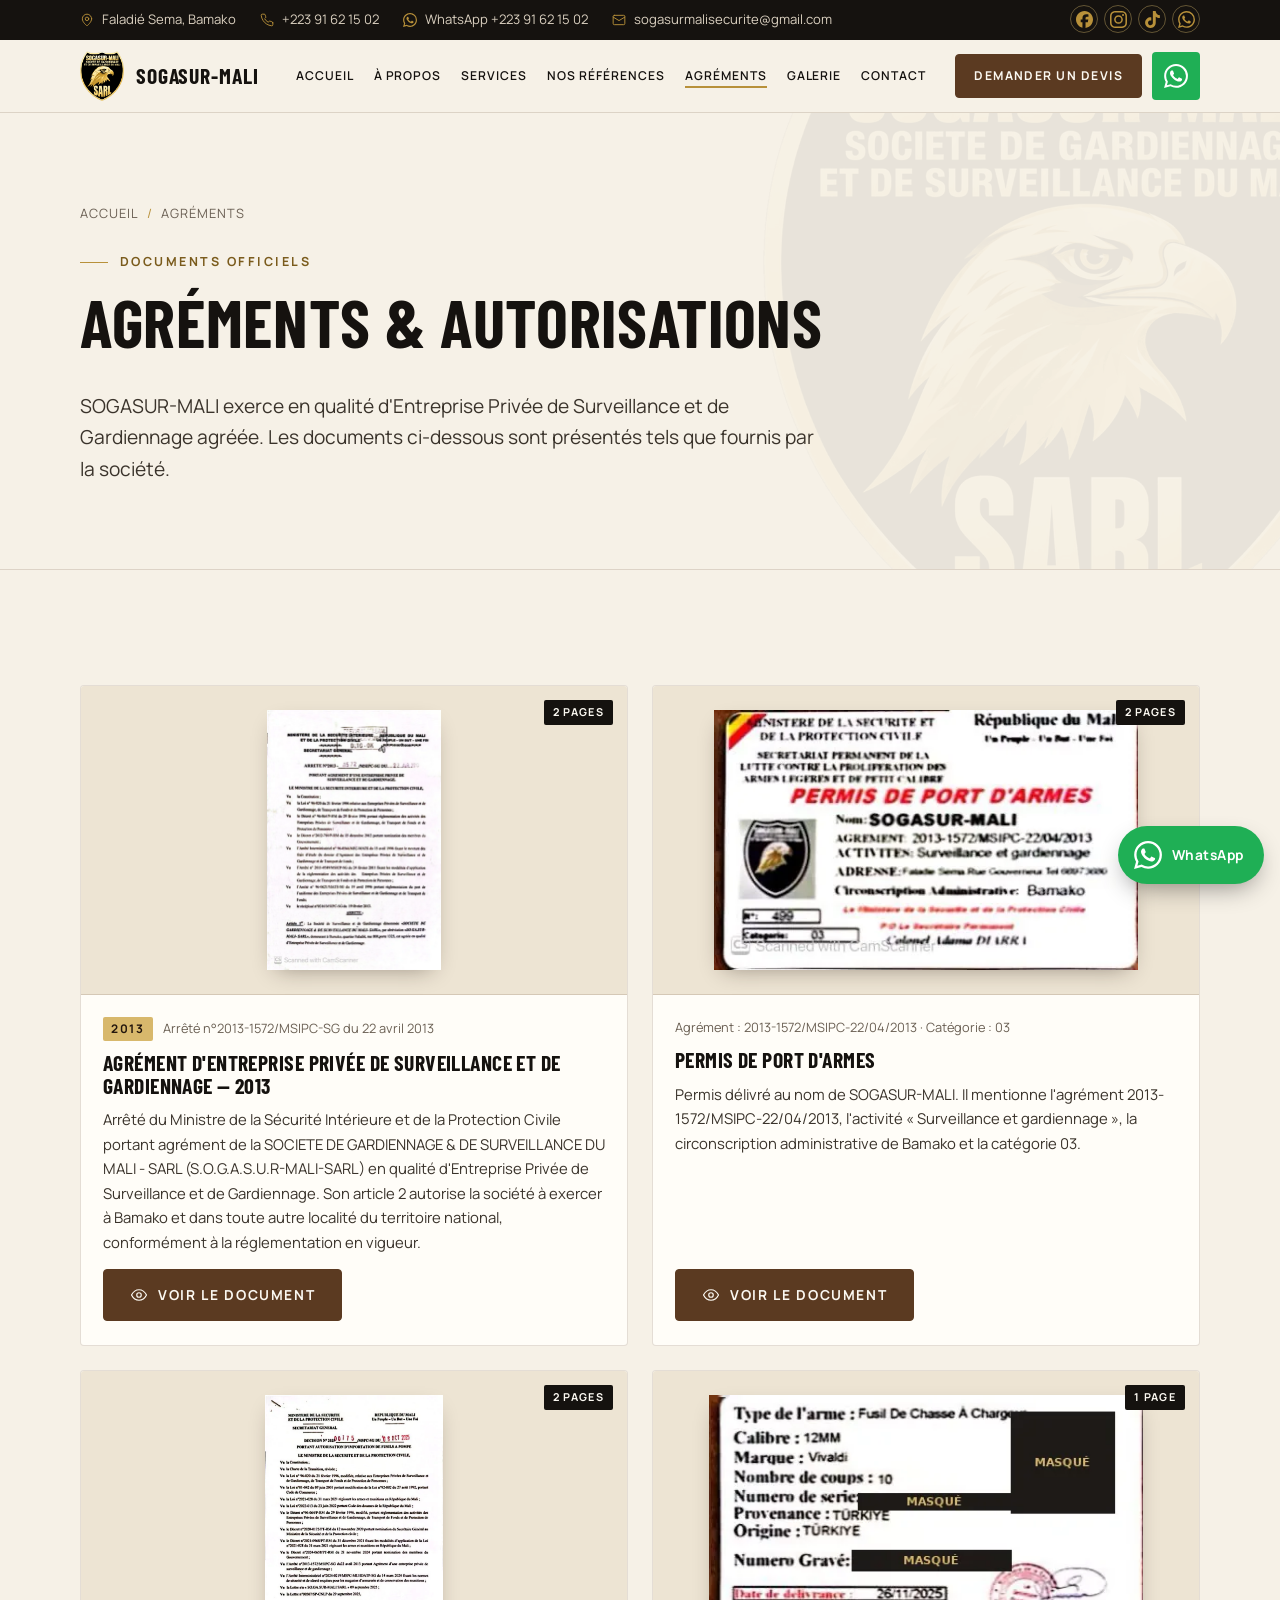
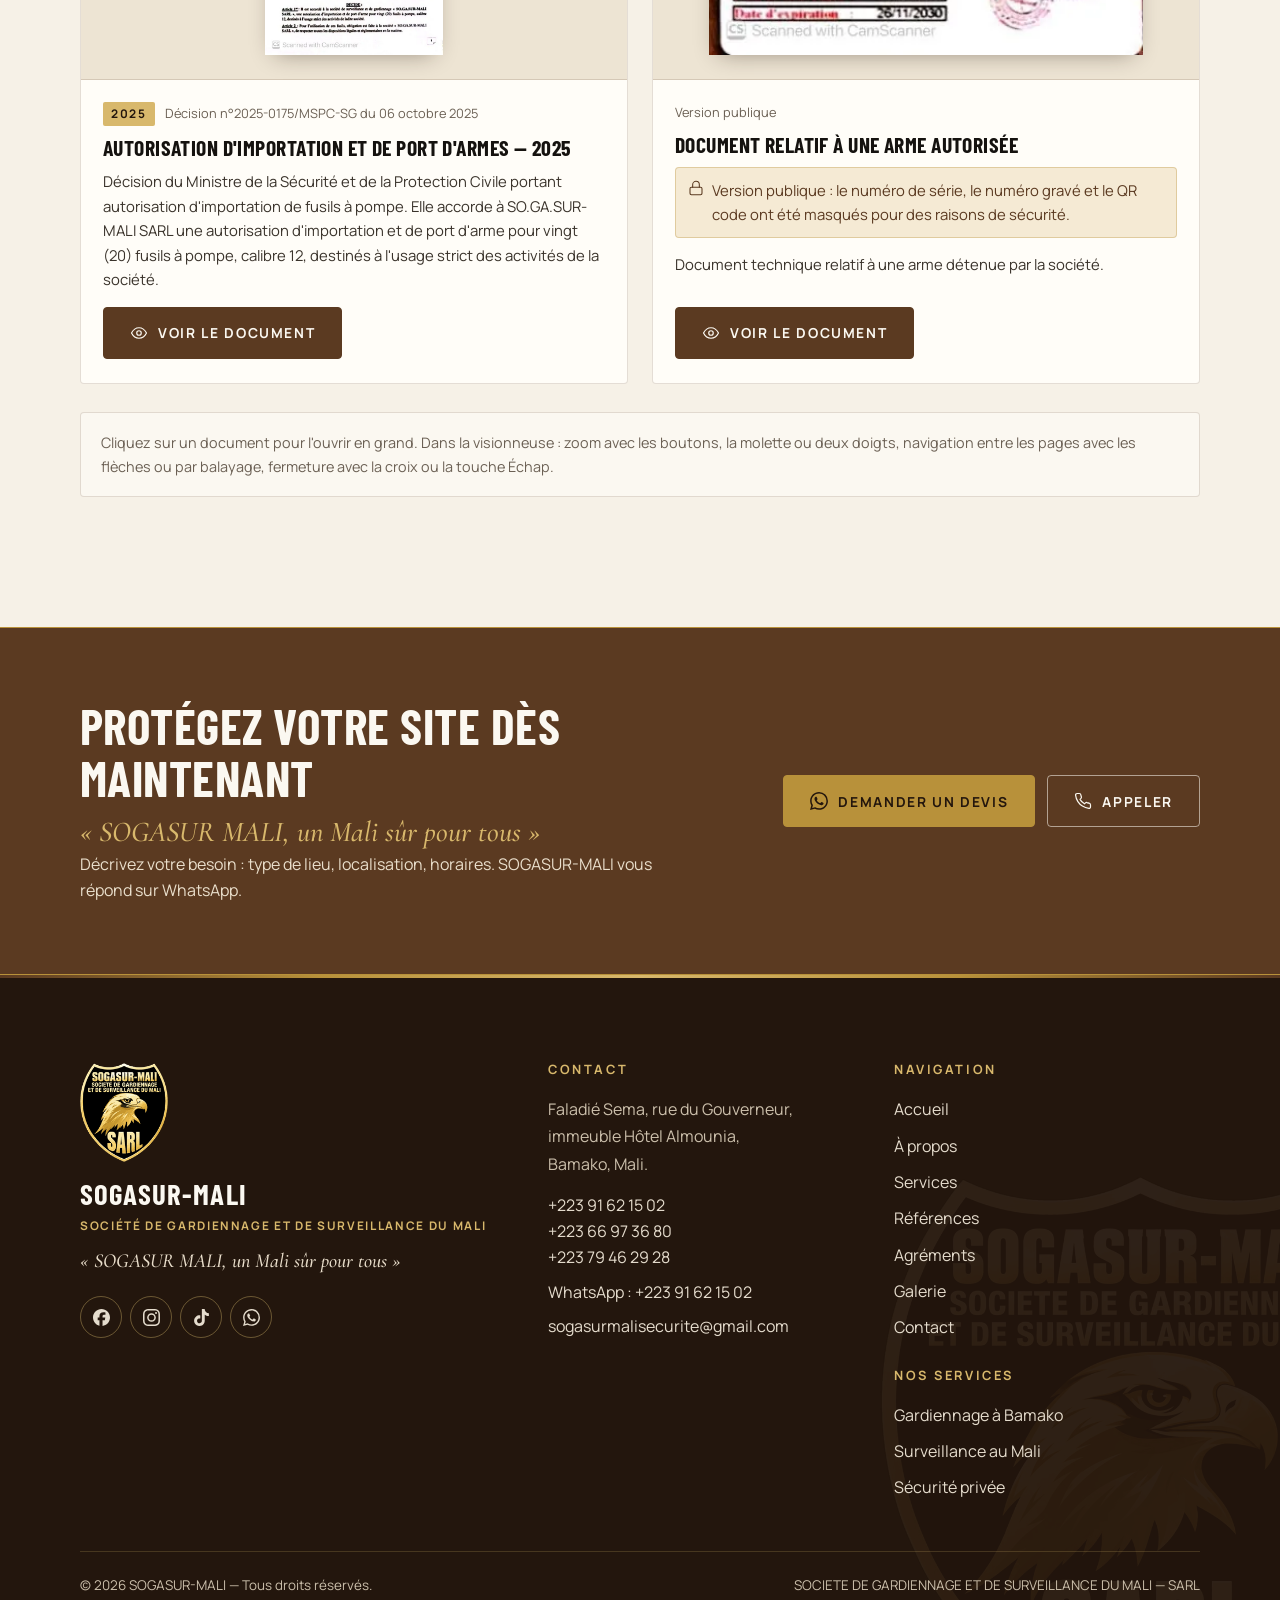
<file: agrements.html>
<!DOCTYPE html>
<html lang="fr" class="no-js">
<head>
<meta charset="utf-8">
<meta name="viewport" content="width=device-width, initial-scale=1, viewport-fit=cover">
<title>Agréments et autorisations | SOGASUR-MALI</title>
<meta name="description" content="Consultez les agréments officiels de SOGASUR-MALI : agrément d'entreprise privée de surveillance et de gardiennage (2013), permis de port d'armes, autorisation 2025.">
<link rel="canonical" href="https://sogasurmali.github.io/agrements.html">
<meta name="robots" content="index, follow">
<meta name="theme-color" content="#23160D">
<meta name="format-detection" content="telephone=no">
<!-- Google Search Console : collez ici la balise de validation si vous choisissez la méthode « Balise HTML » -->
<!-- <meta name="google-site-verification" content="VOTRE_CODE"> -->
<meta property="og:type" content="website">
<meta property="og:locale" content="fr_FR">
<meta property="og:site_name" content="SOGASUR-MALI">
<meta property="og:title" content="Agréments et autorisations | SOGASUR-MALI">
<meta property="og:description" content="Consultez les agréments officiels de SOGASUR-MALI : agrément d'entreprise privée de surveillance et de gardiennage (2013), permis de port d'armes, autorisation 2025.">
<meta property="og:url" content="https://sogasurmali.github.io/agrements.html">
<meta property="og:image" content="https://sogasurmali.github.io/images/og-sogasur-mali.jpg">
<meta property="og:image:width" content="1200">
<meta property="og:image:height" content="630">
<meta property="og:image:alt" content="Logo SOGASUR-MALI et agent de sécurité en poste">
<meta name="twitter:card" content="summary_large_image">
<link rel="icon" href="favicon.ico" sizes="any">
<link rel="icon" type="image/png" sizes="32x32" href="favicon-32.png">
<link rel="apple-touch-icon" href="apple-touch-icon.png">
<link rel="manifest" href="site.webmanifest">
<link rel="preload" href="assets/fonts/manrope-latin-400-normal.woff2" as="font" type="font/woff2" crossorigin>
<link rel="preload" href="assets/fonts/barlow-condensed-latin-700-normal.woff2" as="font" type="font/woff2" crossorigin>

<link rel="stylesheet" href="css/style.css">
<script type="application/ld+json">{"@context": "https://schema.org", "@type": "LocalBusiness", "@id": "https://sogasurmali.github.io/#organisation", "name": "SOGASUR-MALI", "legalName": "Société de Gardiennage et de Surveillance du Mali SARL", "alternateName": ["SOGASUR MALI", "Société de gardiennage et de surveillance du Mali"], "description": "Société de gardiennage et de surveillance basée à Bamako : gardiens et agents armés, présence 24h/24 et 7j/7, pour entreprises, administrations, établissements et particuliers au Mali.", "slogan": "SOGASUR MALI, un Mali sûr pour tous", "foundingDate": "2012", "founder": {"@type": "Person", "name": "Ali SIDIBE"}, "url": "https://sogasurmali.github.io/", "logo": "https://sogasurmali.github.io/images/logo/logo-sogasur-mali-400.png", "image": "https://sogasurmali.github.io/images/og-sogasur-mali.jpg", "telephone": "+22391621502", "email": "sogasurmalisecurite@gmail.com", "contactPoint": [{"@type": "ContactPoint", "telephone": "+22391621502", "contactType": "customer service", "areaServed": "ML", "availableLanguage": "French"}, {"@type": "ContactPoint", "telephone": "+22366973680", "contactType": "customer service", "areaServed": "ML", "availableLanguage": "French"}, {"@type": "ContactPoint", "telephone": "+22379462928", "contactType": "customer service", "areaServed": "ML", "availableLanguage": "French"}], "address": {"@type": "PostalAddress", "streetAddress": "Faladié Sema, rue du Gouverneur, immeuble Hôtel Almounia", "addressLocality": "Bamako", "addressCountry": "ML"}, "areaServed": {"@type": "Country", "name": "Mali"}, "geo": {"@type": "GeoCoordinates", "latitude": 12.585652, "longitude": -7.9512909}, "hasMap": "https://www.google.com/maps/place/Hotel+Alumounia+II/@12.585652,-7.9512909,17z", "sameAs": ["https://www.facebook.com/share/1cGJ3rPSbM/", "https://www.instagram.com/sogasur_mali", "https://www.tiktok.com/@sogas771"]}</script>
<script type="application/ld+json">{"@context": "https://schema.org", "@type": "BreadcrumbList", "itemListElement": [{"@type": "ListItem", "position": 1, "name": "Accueil", "item": "https://sogasurmali.github.io/"}, {"@type": "ListItem", "position": 2, "name": "Agréments", "item": "https://sogasurmali.github.io/agrements.html"}]}</script>
</head>
<body>
<a class="skip" href="#contenu">Aller au contenu</a>

<div class="topbar">
  <div class="wrap">
    <div class="topbar-info">
      <span><svg viewBox="0 0 24 24" fill="none" stroke="currentColor" stroke-width="1.6" stroke-linecap="round" stroke-linejoin="round" aria-hidden="true"><path d="M20 10c0 6-8 12-8 12S4 16 4 10a8 8 0 0 1 16 0z"/><circle cx="12" cy="10" r="3"/></svg>Faladié Sema, Bamako</span>
      <a href="tel:+22391621502"><svg viewBox="0 0 24 24" fill="none" stroke="currentColor" stroke-width="1.6" stroke-linecap="round" stroke-linejoin="round" aria-hidden="true"><path d="M22 16.9v3a2 2 0 0 1-2.2 2 19.8 19.8 0 0 1-8.6-3.1 19.5 19.5 0 0 1-6-6A19.8 19.8 0 0 1 2.1 4.2 2 2 0 0 1 4.1 2h3a2 2 0 0 1 2 1.7c.1.9.4 1.8.7 2.7a2 2 0 0 1-.5 2.1L8 9.8a16 16 0 0 0 6 6l1.3-1.3a2 2 0 0 1 2.1-.4c.9.3 1.8.6 2.7.7a2 2 0 0 1 1.7 2z"/></svg>+223 91 62 15 02</a>
      <a href="https://wa.me/22391621502?text=Bonjour%20SOGASUR-MALI%2C%20je%20souhaite%20obtenir%20des%20informations%20sur%20vos%20services%20de%20gardiennage%20et%20de%20surveillance." target="_blank" rel="noopener"><svg viewBox="0 0 24 24" fill="currentColor" aria-hidden="true"><path d="M17.472 14.382c-.297-.149-1.758-.867-2.03-.967-.273-.099-.471-.148-.67.15-.197.297-.767.966-.94 1.164-.173.199-.347.223-.644.075-.297-.15-1.255-.463-2.39-1.475-.883-.788-1.48-1.761-1.653-2.059-.173-.297-.018-.458.13-.606.134-.133.298-.347.446-.52.149-.174.198-.298.298-.497.099-.198.05-.371-.025-.52-.075-.149-.669-1.612-.916-2.207-.242-.579-.487-.5-.669-.51-.173-.008-.371-.01-.57-.01-.198 0-.52.074-.792.372-.272.297-1.04 1.016-1.04 2.479 0 1.462 1.065 2.875 1.213 3.074.149.198 2.096 3.2 5.077 4.487.709.306 1.262.489 1.694.625.712.227 1.36.195 1.871.118.571-.085 1.758-.719 2.006-1.413.248-.694.248-1.289.173-1.413-.074-.124-.272-.198-.57-.347m-5.421 7.403h-.004a9.87 9.87 0 01-5.031-1.378l-.361-.214-3.741.982.998-3.648-.235-.374a9.86 9.86 0 01-1.51-5.26c.001-5.45 4.436-9.884 9.888-9.884 2.64 0 5.122 1.03 6.988 2.898a9.825 9.825 0 012.893 6.994c-.003 5.45-4.437 9.884-9.885 9.884m8.413-18.297A11.815 11.815 0 0012.05 0C5.495 0 .16 5.335.157 11.892c0 2.096.547 4.142 1.588 5.945L.057 24l6.305-1.654a11.882 11.882 0 005.683 1.448h.005c6.554 0 11.89-5.335 11.893-11.893a11.821 11.821 0 00-3.48-8.413Z"/></svg>WhatsApp +223 91 62 15 02</a>
      <a href="mailto:sogasurmalisecurite@gmail.com"><svg viewBox="0 0 24 24" fill="none" stroke="currentColor" stroke-width="1.6" stroke-linecap="round" stroke-linejoin="round" aria-hidden="true"><rect x="2" y="4" width="20" height="16" rx="2"/><path d="m22 7-10 6L2 7"/></svg>sogasurmalisecurite@gmail.com</a>
    </div>
    <ul class="social">
  <li><a href="https://www.facebook.com/share/1cGJ3rPSbM/?mibextid=wwXIfr" target="_blank" rel="noopener" aria-label="Facebook de SOGASUR-MALI"><svg viewBox="0 0 24 24" fill="currentColor" aria-hidden="true"><path d="M9.101 23.691v-7.98H6.627v-3.667h2.474v-1.58c0-4.085 1.848-5.978 5.858-5.978.401 0 .955.042 1.468.103a8.68 8.68 0 0 1 1.141.195v3.325a8.623 8.623 0 0 0-.653-.036 26.805 26.805 0 0 0-.733-.009c-.707 0-1.259.096-1.675.309a1.686 1.686 0 0 0-.679.622c-.258.42-.374.995-.374 1.752v1.297h3.919l-.386 2.103-.287 1.564h-3.246v8.245C19.396 23.238 24 18.179 24 12.044c0-6.627-5.373-12-12-12s-12 5.373-12 12c0 5.628 3.874 10.35 9.101 11.647Z"/></svg></a></li>
  <li><a href="https://www.instagram.com/sogasur_mali?stkn=cTR3ZTA2YWw3cGln&amp;utm_source=qr" target="_blank" rel="noopener" aria-label="Instagram de SOGASUR-MALI"><svg viewBox="0 0 24 24" fill="currentColor" aria-hidden="true"><path d="M7.0301.084c-1.2768.0602-2.1487.264-2.911.5634-.7888.3075-1.4575.72-2.1228 1.3877-.6652.6677-1.075 1.3368-1.3802 2.127-.2954.7638-.4956 1.6365-.552 2.914-.0564 1.2775-.0689 1.6882-.0626 4.947.0062 3.2586.0206 3.6671.0825 4.9473.061 1.2765.264 2.1482.5635 2.9107.308.7889.72 1.4573 1.388 2.1228.6679.6655 1.3365 1.0743 2.1285 1.38.7632.295 1.6361.4961 2.9134.552 1.2773.056 1.6884.069 4.9462.0627 3.2578-.0062 3.668-.0207 4.9478-.0814 1.28-.0607 2.147-.2652 2.9098-.5633.7889-.3086 1.4578-.72 2.1228-1.3881.665-.6682 1.0745-1.3378 1.3795-2.1284.2957-.7632.4966-1.636.552-2.9124.056-1.2809.0692-1.6898.063-4.948-.0063-3.2583-.021-3.6668-.0817-4.9465-.0607-1.2797-.264-2.1487-.5633-2.9117-.3084-.7889-.72-1.4568-1.3876-2.1228C21.2982 1.33 20.628.9208 19.8378.6165 19.074.321 18.2017.1197 16.9244.0645 15.6471.0093 15.236-.005 11.977.0014 8.718.0076 8.31.0215 7.0301.0839m.1402 21.6932c-1.17-.0509-1.8053-.2453-2.2287-.408-.5606-.216-.96-.4771-1.3819-.895-.422-.4178-.6811-.8186-.9-1.378-.1644-.4234-.3624-1.058-.4171-2.228-.0595-1.2645-.072-1.6442-.079-4.848-.007-3.2037.0053-3.583.0607-4.848.05-1.169.2456-1.805.408-2.2282.216-.5613.4762-.96.895-1.3816.4188-.4217.8184-.6814 1.3783-.9003.423-.1651 1.0575-.3614 2.227-.4171 1.2655-.06 1.6447-.072 4.848-.079 3.2033-.007 3.5835.005 4.8495.0608 1.169.0508 1.8053.2445 2.228.408.5608.216.96.4754 1.3816.895.4217.4194.6816.8176.9005 1.3787.1653.4217.3617 1.056.4169 2.2263.0602 1.2655.0739 1.645.0796 4.848.0058 3.203-.0055 3.5834-.061 4.848-.051 1.17-.245 1.8055-.408 2.2294-.216.5604-.4763.96-.8954 1.3814-.419.4215-.8181.6811-1.3783.9-.4224.1649-1.0577.3617-2.2262.4174-1.2656.0595-1.6448.072-4.8493.079-3.2045.007-3.5825-.006-4.848-.0608M16.953 5.5864A1.44 1.44 0 1 0 18.39 4.144a1.44 1.44 0 0 0-1.437 1.4424M5.8385 12.012c.0067 3.4032 2.7706 6.1557 6.173 6.1493 3.4026-.0065 6.157-2.7701 6.1506-6.1733-.0065-3.4032-2.771-6.1565-6.174-6.1498-3.403.0067-6.156 2.771-6.1496 6.1738M8 12.0077a4 4 0 1 1 4.008 3.9921A3.9996 3.9996 0 0 1 8 12.0077"/></svg></a></li>
  <li><a href="https://www.tiktok.com/@sogas771?_r=1&amp;_t=ZS-99pvnPobqqI" target="_blank" rel="noopener" aria-label="TikTok de SOGASUR-MALI"><svg viewBox="0 0 24 24" fill="currentColor" aria-hidden="true"><path d="M12.525.02c1.31-.02 2.61-.01 3.91-.02.08 1.53.63 3.09 1.75 4.17 1.12 1.11 2.7 1.62 4.24 1.79v4.03c-1.44-.05-2.89-.35-4.2-.97-.57-.26-1.1-.59-1.62-.93-.01 2.92.01 5.84-.02 8.75-.08 1.4-.54 2.79-1.35 3.94-1.31 1.92-3.58 3.17-5.91 3.21-1.43.08-2.86-.31-4.08-1.03-2.02-1.19-3.44-3.37-3.65-5.71-.02-.5-.03-1-.01-1.49.18-1.9 1.12-3.72 2.58-4.96 1.66-1.44 3.98-2.13 6.15-1.72.02 1.48-.04 2.96-.04 4.44-.99-.32-2.15-.23-3.02.37-.63.41-1.11 1.04-1.36 1.75-.21.51-.15 1.07-.14 1.61.24 1.64 1.82 3.02 3.5 2.87 1.12-.01 2.19-.66 2.77-1.61.19-.33.4-.67.41-1.06.1-1.79.06-3.57.07-5.36.01-4.03-.01-8.05.02-12.07z"/></svg></a></li>
  <li><a href="https://wa.me/22391621502?text=Bonjour%20SOGASUR-MALI%2C%20je%20souhaite%20obtenir%20des%20informations%20sur%20vos%20services%20de%20gardiennage%20et%20de%20surveillance." target="_blank" rel="noopener" aria-label="WhatsApp de SOGASUR-MALI"><svg viewBox="0 0 24 24" fill="currentColor" aria-hidden="true"><path d="M17.472 14.382c-.297-.149-1.758-.867-2.03-.967-.273-.099-.471-.148-.67.15-.197.297-.767.966-.94 1.164-.173.199-.347.223-.644.075-.297-.15-1.255-.463-2.39-1.475-.883-.788-1.48-1.761-1.653-2.059-.173-.297-.018-.458.13-.606.134-.133.298-.347.446-.52.149-.174.198-.298.298-.497.099-.198.05-.371-.025-.52-.075-.149-.669-1.612-.916-2.207-.242-.579-.487-.5-.669-.51-.173-.008-.371-.01-.57-.01-.198 0-.52.074-.792.372-.272.297-1.04 1.016-1.04 2.479 0 1.462 1.065 2.875 1.213 3.074.149.198 2.096 3.2 5.077 4.487.709.306 1.262.489 1.694.625.712.227 1.36.195 1.871.118.571-.085 1.758-.719 2.006-1.413.248-.694.248-1.289.173-1.413-.074-.124-.272-.198-.57-.347m-5.421 7.403h-.004a9.87 9.87 0 01-5.031-1.378l-.361-.214-3.741.982.998-3.648-.235-.374a9.86 9.86 0 01-1.51-5.26c.001-5.45 4.436-9.884 9.888-9.884 2.64 0 5.122 1.03 6.988 2.898a9.825 9.825 0 012.893 6.994c-.003 5.45-4.437 9.884-9.885 9.884m8.413-18.297A11.815 11.815 0 0012.05 0C5.495 0 .16 5.335.157 11.892c0 2.096.547 4.142 1.588 5.945L.057 24l6.305-1.654a11.882 11.882 0 005.683 1.448h.005c6.554 0 11.89-5.335 11.893-11.893a11.821 11.821 0 00-3.48-8.413Z"/></svg></a></li>
</ul>
  </div>
</div>

<header class="site-header">
  <div class="wrap">
    <a class="brand" href="index.html" aria-label="SOGASUR-MALI, retour à l'accueil">
      <img src="images/logo/logo-sogasur-mali-160.png" alt="Logo SOGASUR-MALI" width="160" height="179">
      <span class="brand-text"><span class="brand-name">SOGASUR-MALI</span><span class="brand-sub">Gardiennage &amp; surveillance</span></span>
    </a>
    <nav class="nav" aria-label="Navigation principale"><ul><li><a href="index.html">Accueil</a></li><li><a href="about.html">À propos</a></li><li><a href="services.html">Services</a></li><li><a href="references.html">Nos références</a></li><li><a href="agrements.html" aria-current="page">Agréments</a></li><li><a href="gallery.html">Galerie</a></li><li><a href="contact.html">Contact</a></li></ul></nav>
    <div class="header-actions">
      <a class="header-wa" href="https://wa.me/22391621502?text=Bonjour%20SOGASUR-MALI%2C%20je%20souhaite%20obtenir%20des%20informations%20sur%20vos%20services%20de%20gardiennage%20et%20de%20surveillance." target="_blank" rel="noopener"><svg viewBox="0 0 24 24" fill="currentColor" aria-hidden="true"><path d="M17.472 14.382c-.297-.149-1.758-.867-2.03-.967-.273-.099-.471-.148-.67.15-.197.297-.767.966-.94 1.164-.173.199-.347.223-.644.075-.297-.15-1.255-.463-2.39-1.475-.883-.788-1.48-1.761-1.653-2.059-.173-.297-.018-.458.13-.606.134-.133.298-.347.446-.52.149-.174.198-.298.298-.497.099-.198.05-.371-.025-.52-.075-.149-.669-1.612-.916-2.207-.242-.579-.487-.5-.669-.51-.173-.008-.371-.01-.57-.01-.198 0-.52.074-.792.372-.272.297-1.04 1.016-1.04 2.479 0 1.462 1.065 2.875 1.213 3.074.149.198 2.096 3.2 5.077 4.487.709.306 1.262.489 1.694.625.712.227 1.36.195 1.871.118.571-.085 1.758-.719 2.006-1.413.248-.694.248-1.289.173-1.413-.074-.124-.272-.198-.57-.347m-5.421 7.403h-.004a9.87 9.87 0 01-5.031-1.378l-.361-.214-3.741.982.998-3.648-.235-.374a9.86 9.86 0 01-1.51-5.26c.001-5.45 4.436-9.884 9.888-9.884 2.64 0 5.122 1.03 6.988 2.898a9.825 9.825 0 012.893 6.994c-.003 5.45-4.437 9.884-9.885 9.884m8.413-18.297A11.815 11.815 0 0012.05 0C5.495 0 .16 5.335.157 11.892c0 2.096.547 4.142 1.588 5.945L.057 24l6.305-1.654a11.882 11.882 0 005.683 1.448h.005c6.554 0 11.89-5.335 11.893-11.893a11.821 11.821 0 00-3.48-8.413Z"/></svg><span><small>WhatsApp</small>+223 91 62 15 02</span></a>
      <a class="btn btn-primary header-cta" href="https://wa.me/22391621502?text=Bonjour%20SOGASUR-MALI%2C%20je%20souhaite%20demander%20un%20devis%20pour%20un%20service%20de%20gardiennage/surveillance." target="_blank" rel="noopener">Demander un devis</a>
      <a class="wa-icon-btn" href="https://wa.me/22391621502?text=Bonjour%20SOGASUR-MALI%2C%20je%20souhaite%20obtenir%20des%20informations%20sur%20vos%20services%20de%20gardiennage%20et%20de%20surveillance." target="_blank" rel="noopener" aria-label="Écrire sur WhatsApp au +223 91 62 15 02"><svg viewBox="0 0 24 24" fill="currentColor" aria-hidden="true"><path d="M17.472 14.382c-.297-.149-1.758-.867-2.03-.967-.273-.099-.471-.148-.67.15-.197.297-.767.966-.94 1.164-.173.199-.347.223-.644.075-.297-.15-1.255-.463-2.39-1.475-.883-.788-1.48-1.761-1.653-2.059-.173-.297-.018-.458.13-.606.134-.133.298-.347.446-.52.149-.174.198-.298.298-.497.099-.198.05-.371-.025-.52-.075-.149-.669-1.612-.916-2.207-.242-.579-.487-.5-.669-.51-.173-.008-.371-.01-.57-.01-.198 0-.52.074-.792.372-.272.297-1.04 1.016-1.04 2.479 0 1.462 1.065 2.875 1.213 3.074.149.198 2.096 3.2 5.077 4.487.709.306 1.262.489 1.694.625.712.227 1.36.195 1.871.118.571-.085 1.758-.719 2.006-1.413.248-.694.248-1.289.173-1.413-.074-.124-.272-.198-.57-.347m-5.421 7.403h-.004a9.87 9.87 0 01-5.031-1.378l-.361-.214-3.741.982.998-3.648-.235-.374a9.86 9.86 0 01-1.51-5.26c.001-5.45 4.436-9.884 9.888-9.884 2.64 0 5.122 1.03 6.988 2.898a9.825 9.825 0 012.893 6.994c-.003 5.45-4.437 9.884-9.885 9.884m8.413-18.297A11.815 11.815 0 0012.05 0C5.495 0 .16 5.335.157 11.892c0 2.096.547 4.142 1.588 5.945L.057 24l6.305-1.654a11.882 11.882 0 005.683 1.448h.005c6.554 0 11.89-5.335 11.893-11.893a11.821 11.821 0 00-3.48-8.413Z"/></svg></a>
      <button class="menu-toggle" type="button" aria-controls="drawer" aria-expanded="false" aria-label="Ouvrir le menu"><svg viewBox="0 0 24 24" fill="none" stroke="currentColor" stroke-width="1.6" stroke-linecap="round" stroke-linejoin="round" aria-hidden="true"><path d="M3 6h18M3 12h18M3 18h18"/></svg></button>
    </div>
  </div>
</header>

<div class="drawer" id="drawer" aria-hidden="true" role="dialog" aria-label="Menu">
  <div class="drawer-head">
    <span class="brand"><img src="images/logo/logo-sogasur-mali-160.png" alt="" width="160" height="179"><span class="brand-text"><span class="brand-name">SOGASUR-MALI</span><span class="brand-sub">Gardiennage &amp; surveillance</span></span></span>
    <button class="drawer-close" type="button" aria-label="Fermer le menu"><svg viewBox="0 0 24 24" fill="none" stroke="currentColor" stroke-width="1.6" stroke-linecap="round" stroke-linejoin="round" aria-hidden="true"><path d="M18 6 6 18M6 6l12 12"/></svg></button>
  </div>
  <nav aria-label="Navigation mobile"><ul><li><a href="index.html">Accueil<svg viewBox="0 0 24 24" fill="none" stroke="currentColor" stroke-width="1.6" stroke-linecap="round" stroke-linejoin="round" aria-hidden="true"><path d="M5 12h14M12 5l7 7-7 7"/></svg></a></li><li><a href="about.html">À propos<svg viewBox="0 0 24 24" fill="none" stroke="currentColor" stroke-width="1.6" stroke-linecap="round" stroke-linejoin="round" aria-hidden="true"><path d="M5 12h14M12 5l7 7-7 7"/></svg></a></li><li><a href="services.html">Services<svg viewBox="0 0 24 24" fill="none" stroke="currentColor" stroke-width="1.6" stroke-linecap="round" stroke-linejoin="round" aria-hidden="true"><path d="M5 12h14M12 5l7 7-7 7"/></svg></a></li><li><a href="references.html">Nos références<svg viewBox="0 0 24 24" fill="none" stroke="currentColor" stroke-width="1.6" stroke-linecap="round" stroke-linejoin="round" aria-hidden="true"><path d="M5 12h14M12 5l7 7-7 7"/></svg></a></li><li><a href="agrements.html" aria-current="page">Agréments<svg viewBox="0 0 24 24" fill="none" stroke="currentColor" stroke-width="1.6" stroke-linecap="round" stroke-linejoin="round" aria-hidden="true"><path d="M5 12h14M12 5l7 7-7 7"/></svg></a></li><li><a href="gallery.html">Galerie<svg viewBox="0 0 24 24" fill="none" stroke="currentColor" stroke-width="1.6" stroke-linecap="round" stroke-linejoin="round" aria-hidden="true"><path d="M5 12h14M12 5l7 7-7 7"/></svg></a></li><li><a href="contact.html">Contact<svg viewBox="0 0 24 24" fill="none" stroke="currentColor" stroke-width="1.6" stroke-linecap="round" stroke-linejoin="round" aria-hidden="true"><path d="M5 12h14M12 5l7 7-7 7"/></svg></a></li></ul></nav>
  <a class="btn btn-gold btn-block" href="https://wa.me/22391621502?text=Bonjour%20SOGASUR-MALI%2C%20je%20souhaite%20demander%20un%20devis%20pour%20un%20service%20de%20gardiennage/surveillance." target="_blank" rel="noopener"><svg viewBox="0 0 24 24" fill="currentColor" aria-hidden="true"><path d="M17.472 14.382c-.297-.149-1.758-.867-2.03-.967-.273-.099-.471-.148-.67.15-.197.297-.767.966-.94 1.164-.173.199-.347.223-.644.075-.297-.15-1.255-.463-2.39-1.475-.883-.788-1.48-1.761-1.653-2.059-.173-.297-.018-.458.13-.606.134-.133.298-.347.446-.52.149-.174.198-.298.298-.497.099-.198.05-.371-.025-.52-.075-.149-.669-1.612-.916-2.207-.242-.579-.487-.5-.669-.51-.173-.008-.371-.01-.57-.01-.198 0-.52.074-.792.372-.272.297-1.04 1.016-1.04 2.479 0 1.462 1.065 2.875 1.213 3.074.149.198 2.096 3.2 5.077 4.487.709.306 1.262.489 1.694.625.712.227 1.36.195 1.871.118.571-.085 1.758-.719 2.006-1.413.248-.694.248-1.289.173-1.413-.074-.124-.272-.198-.57-.347m-5.421 7.403h-.004a9.87 9.87 0 01-5.031-1.378l-.361-.214-3.741.982.998-3.648-.235-.374a9.86 9.86 0 01-1.51-5.26c.001-5.45 4.436-9.884 9.888-9.884 2.64 0 5.122 1.03 6.988 2.898a9.825 9.825 0 012.893 6.994c-.003 5.45-4.437 9.884-9.885 9.884m8.413-18.297A11.815 11.815 0 0012.05 0C5.495 0 .16 5.335.157 11.892c0 2.096.547 4.142 1.588 5.945L.057 24l6.305-1.654a11.882 11.882 0 005.683 1.448h.005c6.554 0 11.89-5.335 11.893-11.893a11.821 11.821 0 00-3.48-8.413Z"/></svg>Demander un devis</a>
  <a class="btn btn-light btn-block" href="tel:+22391621502"><svg viewBox="0 0 24 24" fill="none" stroke="currentColor" stroke-width="1.6" stroke-linecap="round" stroke-linejoin="round" aria-hidden="true"><path d="M22 16.9v3a2 2 0 0 1-2.2 2 19.8 19.8 0 0 1-8.6-3.1 19.5 19.5 0 0 1-6-6A19.8 19.8 0 0 1 2.1 4.2 2 2 0 0 1 4.1 2h3a2 2 0 0 1 2 1.7c.1.9.4 1.8.7 2.7a2 2 0 0 1-.5 2.1L8 9.8a16 16 0 0 0 6 6l1.3-1.3a2 2 0 0 1 2.1-.4c.9.3 1.8.6 2.7.7a2 2 0 0 1 1.7 2z"/></svg>Appeler le +223 91 62 15 02</a>
  <p class="drawer-contact">Tél. : <a href="tel:+22391621502">+223 91 62 15 02</a> · <a href="tel:+22366973680">+223 66 97 36 80</a> · <a href="tel:+22379462928">+223 79 46 29 28</a><br>Faladié Sema, rue du Gouverneur, immeuble Hôtel Almounia, Bamako, Mali.<br><a href="mailto:sogasurmalisecurite@gmail.com">sogasurmalisecurite@gmail.com</a></p>
</div>

<main id="contenu">
<section class="page-hero wm wm-right"><div class="wrap"><nav class="crumbs" aria-label="Fil d'Ariane"><ol><li><a href="index.html">Accueil</a></li><li aria-current="page">Agréments</li></ol></nav><p class="eyebrow">Documents officiels</p>
<h1>Agréments &amp; autorisations</h1>
<p class="lead">SOGASUR-MALI exerce en qualité d'Entreprise Privée de Surveillance et de Gardiennage agréée. Les documents ci-dessous sont présentés tels que fournis par la société.</p></div></section>

<section class="section">
  <div class="wrap">
    <div class="docs"><article class="doc reveal" id="agrement-2013">
  <button type="button" class="doc-thumb" data-lb data-kind="doc" data-group="doc-agrement-2013" data-pages="images/agrements/agrement-2013-page-1.jpg|images/agrements/agrement-2013-page-2.jpg" data-caption="Agrément d'entreprise privée de surveillance et de gardiennage — 2013" aria-label="Agrandir : Agrément d'entreprise privée de surveillance et de gardiennage — 2013">
    <picture><source type="image/webp" srcset="images/agrements/agrement-2013-page-1.webp" sizes="(min-width:700px) 45vw, 92vw"><img src="images/agrements/agrement-2013-page-1.jpg" srcset="images/agrements/agrement-2013-page-1.jpg" sizes="(min-width:700px) 45vw, 92vw" alt="Aperçu du document : Agrément d'entreprise privée de surveillance et de gardiennage — 2013" width="700" height="1044" loading="lazy" decoding="async"></picture>
    <span class="doc-pages">2 pages</span>
  </button>
  <div class="doc-body">
    <div class="doc-meta"><span class="doc-year">2013</span><span class="doc-ref">Arrêté n°2013-1572/MSIPC-SG du 22 avril 2013</span></div>
    <h3>Agrément d'entreprise privée de surveillance et de gardiennage — 2013</h3>
    
    <p>Arrêté du Ministre de la Sécurité Intérieure et de la Protection Civile portant agrément de la SOCIETE DE GARDIENNAGE &amp; DE SURVEILLANCE DU MALI - SARL (S.O.G.A.S.U.R-MALI-SARL) en qualité d'Entreprise Privée de Surveillance et de Gardiennage. Son article 2 autorise la société à exercer à Bamako et dans toute autre localité du territoire national, conformément à la réglementation en vigueur.</p>
    <button type="button" class="btn btn-primary" data-lb data-kind="doc" data-group="doc-agrement-2013" data-pages="images/agrements/agrement-2013-page-1.jpg|images/agrements/agrement-2013-page-2.jpg" data-caption="Agrément d'entreprise privée de surveillance et de gardiennage — 2013"><svg viewBox="0 0 24 24" fill="none" stroke="currentColor" stroke-width="1.6" stroke-linecap="round" stroke-linejoin="round" aria-hidden="true"><path d="M2 12s3.6-7 10-7 10 7 10 7-3.6 7-10 7S2 12 2 12z"/><circle cx="12" cy="12" r="3"/></svg>Voir le document</button>
  </div>
</article><article class="doc reveal" id="permis-port-armes">
  <button type="button" class="doc-thumb" data-lb data-kind="doc" data-group="doc-permis-port-armes" data-pages="images/agrements/permis-port-armes.jpg|images/agrements/permis-port-armes-photo.jpg" data-caption="Permis de port d'armes" aria-label="Agrandir : Permis de port d'armes">
    <picture><source type="image/webp" srcset="images/agrements/permis-port-armes.webp" sizes="(min-width:700px) 45vw, 92vw"><img src="images/agrements/permis-port-armes.jpg" srcset="images/agrements/permis-port-armes.jpg" sizes="(min-width:700px) 45vw, 92vw" alt="Aperçu du document : Permis de port d'armes" width="456" height="280" loading="lazy" decoding="async"></picture>
    <span class="doc-pages">2 pages</span>
  </button>
  <div class="doc-body">
    <div class="doc-meta"><span class="doc-ref">Agrément : 2013-1572/MSIPC-22/04/2013 · Catégorie : 03</span></div>
    <h3>Permis de port d'armes</h3>
    
    <p>Permis délivré au nom de SOGASUR-MALI. Il mentionne l'agrément 2013-1572/MSIPC-22/04/2013, l'activité « Surveillance et gardiennage », la circonscription administrative de Bamako et la catégorie 03.</p>
    <button type="button" class="btn btn-primary" data-lb data-kind="doc" data-group="doc-permis-port-armes" data-pages="images/agrements/permis-port-armes.jpg|images/agrements/permis-port-armes-photo.jpg" data-caption="Permis de port d'armes"><svg viewBox="0 0 24 24" fill="none" stroke="currentColor" stroke-width="1.6" stroke-linecap="round" stroke-linejoin="round" aria-hidden="true"><path d="M2 12s3.6-7 10-7 10 7 10 7-3.6 7-10 7S2 12 2 12z"/><circle cx="12" cy="12" r="3"/></svg>Voir le document</button>
  </div>
</article><article class="doc reveal" id="autorisation-2025">
  <button type="button" class="doc-thumb" data-lb data-kind="doc" data-group="doc-autorisation-2025" data-pages="images/agrements/autorisation-2025-page-1.jpg|images/agrements/autorisation-2025-page-2.jpg" data-caption="Autorisation d'importation et de port d'armes — 2025" aria-label="Agrandir : Autorisation d'importation et de port d'armes — 2025">
    <picture><source type="image/webp" srcset="images/agrements/autorisation-2025-page-1.webp" sizes="(min-width:700px) 45vw, 92vw"><img src="images/agrements/autorisation-2025-page-1.jpg" srcset="images/agrements/autorisation-2025-page-1.jpg" sizes="(min-width:700px) 45vw, 92vw" alt="Aperçu du document : Autorisation d'importation et de port d'armes — 2025" width="660" height="968" loading="lazy" decoding="async"></picture>
    <span class="doc-pages">2 pages</span>
  </button>
  <div class="doc-body">
    <div class="doc-meta"><span class="doc-year">2025</span><span class="doc-ref">Décision n°2025-0175/MSPC-SG du 06 octobre 2025</span></div>
    <h3>Autorisation d'importation et de port d'armes — 2025</h3>
    
    <p>Décision du Ministre de la Sécurité et de la Protection Civile portant autorisation d'importation de fusils à pompe. Elle accorde à SO.GA.SUR-MALI SARL une autorisation d'importation et de port d'arme pour vingt (20) fusils à pompe, calibre 12, destinés à l'usage strict des activités de la société.</p>
    <button type="button" class="btn btn-primary" data-lb data-kind="doc" data-group="doc-autorisation-2025" data-pages="images/agrements/autorisation-2025-page-1.jpg|images/agrements/autorisation-2025-page-2.jpg" data-caption="Autorisation d'importation et de port d'armes — 2025"><svg viewBox="0 0 24 24" fill="none" stroke="currentColor" stroke-width="1.6" stroke-linecap="round" stroke-linejoin="round" aria-hidden="true"><path d="M2 12s3.6-7 10-7 10 7 10 7-3.6 7-10 7S2 12 2 12z"/><circle cx="12" cy="12" r="3"/></svg>Voir le document</button>
  </div>
</article><article class="doc reveal" id="document-arme">
  <button type="button" class="doc-thumb" data-lb data-kind="doc" data-group="doc-document-arme" data-pages="images/agrements/document-arme-public.jpg" data-caption="Document relatif à une arme autorisée" aria-label="Agrandir : Document relatif à une arme autorisée">
    <picture><source type="image/webp" srcset="images/agrements/document-arme-public.webp" sizes="(min-width:700px) 45vw, 92vw"><img src="images/agrements/document-arme-public.jpg" srcset="images/agrements/document-arme-public.jpg" sizes="(min-width:700px) 45vw, 92vw" alt="Aperçu du document : Document relatif à une arme autorisée" width="420" height="252" loading="lazy" decoding="async"></picture>
    <span class="doc-pages">1 page</span>
  </button>
  <div class="doc-body">
    <div class="doc-meta"><span class="doc-ref">Version publique</span></div>
    <h3>Document relatif à une arme autorisée</h3>
    <p class="privacy-flag"><svg viewBox="0 0 24 24" fill="none" stroke="currentColor" stroke-width="1.6" stroke-linecap="round" stroke-linejoin="round" aria-hidden="true"><rect x="3" y="11" width="18" height="11" rx="2"/><path d="M7 11V7a5 5 0 0 1 10 0v4"/></svg><span>Version publique : le numéro de série, le numéro gravé et le QR code ont été masqués pour des raisons de sécurité.</span></p>
    <p>Document technique relatif à une arme détenue par la société.</p>
    <button type="button" class="btn btn-primary" data-lb data-kind="doc" data-group="doc-document-arme" data-pages="images/agrements/document-arme-public.jpg" data-caption="Document relatif à une arme autorisée"><svg viewBox="0 0 24 24" fill="none" stroke="currentColor" stroke-width="1.6" stroke-linecap="round" stroke-linejoin="round" aria-hidden="true"><path d="M2 12s3.6-7 10-7 10 7 10 7-3.6 7-10 7S2 12 2 12z"/><circle cx="12" cy="12" r="3"/></svg>Voir le document</button>
  </div>
</article></div>
    <p class="note-box">Cliquez sur un document pour l'ouvrir en grand. Dans la visionneuse : zoom avec les boutons, la molette ou deux doigts, navigation entre les pages avec les flèches ou par balayage, fermeture avec la croix ou la touche Échap.</p>
  </div>
</section>
<section class="cta-band" aria-labelledby="cta-t">
  <div class="wrap">
    <div>
      <h2 id="cta-t">Protégez votre site dès maintenant</h2>
      <p class="slogan">« SOGASUR MALI, un Mali sûr pour tous »</p>
      <p>Décrivez votre besoin : type de lieu, localisation, horaires. SOGASUR-MALI vous répond sur WhatsApp.</p>
    </div>
    <div class="btn-row">
      <a class="btn btn-gold" href="https://wa.me/22391621502?text=Bonjour%20SOGASUR-MALI%2C%20je%20souhaite%20demander%20un%20devis%20pour%20un%20service%20de%20gardiennage/surveillance." target="_blank" rel="noopener"><svg viewBox="0 0 24 24" fill="currentColor" aria-hidden="true"><path d="M17.472 14.382c-.297-.149-1.758-.867-2.03-.967-.273-.099-.471-.148-.67.15-.197.297-.767.966-.94 1.164-.173.199-.347.223-.644.075-.297-.15-1.255-.463-2.39-1.475-.883-.788-1.48-1.761-1.653-2.059-.173-.297-.018-.458.13-.606.134-.133.298-.347.446-.52.149-.174.198-.298.298-.497.099-.198.05-.371-.025-.52-.075-.149-.669-1.612-.916-2.207-.242-.579-.487-.5-.669-.51-.173-.008-.371-.01-.57-.01-.198 0-.52.074-.792.372-.272.297-1.04 1.016-1.04 2.479 0 1.462 1.065 2.875 1.213 3.074.149.198 2.096 3.2 5.077 4.487.709.306 1.262.489 1.694.625.712.227 1.36.195 1.871.118.571-.085 1.758-.719 2.006-1.413.248-.694.248-1.289.173-1.413-.074-.124-.272-.198-.57-.347m-5.421 7.403h-.004a9.87 9.87 0 01-5.031-1.378l-.361-.214-3.741.982.998-3.648-.235-.374a9.86 9.86 0 01-1.51-5.26c.001-5.45 4.436-9.884 9.888-9.884 2.64 0 5.122 1.03 6.988 2.898a9.825 9.825 0 012.893 6.994c-.003 5.45-4.437 9.884-9.885 9.884m8.413-18.297A11.815 11.815 0 0012.05 0C5.495 0 .16 5.335.157 11.892c0 2.096.547 4.142 1.588 5.945L.057 24l6.305-1.654a11.882 11.882 0 005.683 1.448h.005c6.554 0 11.89-5.335 11.893-11.893a11.821 11.821 0 00-3.48-8.413Z"/></svg>Demander un devis</a>
      <a class="btn btn-light" href="tel:+22391621502"><svg viewBox="0 0 24 24" fill="none" stroke="currentColor" stroke-width="1.6" stroke-linecap="round" stroke-linejoin="round" aria-hidden="true"><path d="M22 16.9v3a2 2 0 0 1-2.2 2 19.8 19.8 0 0 1-8.6-3.1 19.5 19.5 0 0 1-6-6A19.8 19.8 0 0 1 2.1 4.2 2 2 0 0 1 4.1 2h3a2 2 0 0 1 2 1.7c.1.9.4 1.8.7 2.7a2 2 0 0 1-.5 2.1L8 9.8a16 16 0 0 0 6 6l1.3-1.3a2 2 0 0 1 2.1-.4c.9.3 1.8.6 2.7.7a2 2 0 0 1 1.7 2z"/></svg>Appeler</a>
    </div>
  </div>
</section>

</main>

<footer class="site-footer">
  <div class="wrap">
    <div class="footer-grid">
      <div class="footer-brand">
        <img src="images/logo/logo-sogasur-mali-160.png" alt="Logo SOGASUR-MALI" width="160" height="179" loading="lazy">
        <span class="brand-name">SOGASUR-MALI</span>
        <p class="full">Société de gardiennage et de surveillance du Mali</p>
        <p class="slogan">« SOGASUR MALI, un Mali sûr pour tous »</p>
        <ul class="social">
  <li><a href="https://www.facebook.com/share/1cGJ3rPSbM/?mibextid=wwXIfr" target="_blank" rel="noopener" aria-label="Facebook de SOGASUR-MALI"><svg viewBox="0 0 24 24" fill="currentColor" aria-hidden="true"><path d="M9.101 23.691v-7.98H6.627v-3.667h2.474v-1.58c0-4.085 1.848-5.978 5.858-5.978.401 0 .955.042 1.468.103a8.68 8.68 0 0 1 1.141.195v3.325a8.623 8.623 0 0 0-.653-.036 26.805 26.805 0 0 0-.733-.009c-.707 0-1.259.096-1.675.309a1.686 1.686 0 0 0-.679.622c-.258.42-.374.995-.374 1.752v1.297h3.919l-.386 2.103-.287 1.564h-3.246v8.245C19.396 23.238 24 18.179 24 12.044c0-6.627-5.373-12-12-12s-12 5.373-12 12c0 5.628 3.874 10.35 9.101 11.647Z"/></svg></a></li>
  <li><a href="https://www.instagram.com/sogasur_mali?stkn=cTR3ZTA2YWw3cGln&amp;utm_source=qr" target="_blank" rel="noopener" aria-label="Instagram de SOGASUR-MALI"><svg viewBox="0 0 24 24" fill="currentColor" aria-hidden="true"><path d="M7.0301.084c-1.2768.0602-2.1487.264-2.911.5634-.7888.3075-1.4575.72-2.1228 1.3877-.6652.6677-1.075 1.3368-1.3802 2.127-.2954.7638-.4956 1.6365-.552 2.914-.0564 1.2775-.0689 1.6882-.0626 4.947.0062 3.2586.0206 3.6671.0825 4.9473.061 1.2765.264 2.1482.5635 2.9107.308.7889.72 1.4573 1.388 2.1228.6679.6655 1.3365 1.0743 2.1285 1.38.7632.295 1.6361.4961 2.9134.552 1.2773.056 1.6884.069 4.9462.0627 3.2578-.0062 3.668-.0207 4.9478-.0814 1.28-.0607 2.147-.2652 2.9098-.5633.7889-.3086 1.4578-.72 2.1228-1.3881.665-.6682 1.0745-1.3378 1.3795-2.1284.2957-.7632.4966-1.636.552-2.9124.056-1.2809.0692-1.6898.063-4.948-.0063-3.2583-.021-3.6668-.0817-4.9465-.0607-1.2797-.264-2.1487-.5633-2.9117-.3084-.7889-.72-1.4568-1.3876-2.1228C21.2982 1.33 20.628.9208 19.8378.6165 19.074.321 18.2017.1197 16.9244.0645 15.6471.0093 15.236-.005 11.977.0014 8.718.0076 8.31.0215 7.0301.0839m.1402 21.6932c-1.17-.0509-1.8053-.2453-2.2287-.408-.5606-.216-.96-.4771-1.3819-.895-.422-.4178-.6811-.8186-.9-1.378-.1644-.4234-.3624-1.058-.4171-2.228-.0595-1.2645-.072-1.6442-.079-4.848-.007-3.2037.0053-3.583.0607-4.848.05-1.169.2456-1.805.408-2.2282.216-.5613.4762-.96.895-1.3816.4188-.4217.8184-.6814 1.3783-.9003.423-.1651 1.0575-.3614 2.227-.4171 1.2655-.06 1.6447-.072 4.848-.079 3.2033-.007 3.5835.005 4.8495.0608 1.169.0508 1.8053.2445 2.228.408.5608.216.96.4754 1.3816.895.4217.4194.6816.8176.9005 1.3787.1653.4217.3617 1.056.4169 2.2263.0602 1.2655.0739 1.645.0796 4.848.0058 3.203-.0055 3.5834-.061 4.848-.051 1.17-.245 1.8055-.408 2.2294-.216.5604-.4763.96-.8954 1.3814-.419.4215-.8181.6811-1.3783.9-.4224.1649-1.0577.3617-2.2262.4174-1.2656.0595-1.6448.072-4.8493.079-3.2045.007-3.5825-.006-4.848-.0608M16.953 5.5864A1.44 1.44 0 1 0 18.39 4.144a1.44 1.44 0 0 0-1.437 1.4424M5.8385 12.012c.0067 3.4032 2.7706 6.1557 6.173 6.1493 3.4026-.0065 6.157-2.7701 6.1506-6.1733-.0065-3.4032-2.771-6.1565-6.174-6.1498-3.403.0067-6.156 2.771-6.1496 6.1738M8 12.0077a4 4 0 1 1 4.008 3.9921A3.9996 3.9996 0 0 1 8 12.0077"/></svg></a></li>
  <li><a href="https://www.tiktok.com/@sogas771?_r=1&amp;_t=ZS-99pvnPobqqI" target="_blank" rel="noopener" aria-label="TikTok de SOGASUR-MALI"><svg viewBox="0 0 24 24" fill="currentColor" aria-hidden="true"><path d="M12.525.02c1.31-.02 2.61-.01 3.91-.02.08 1.53.63 3.09 1.75 4.17 1.12 1.11 2.7 1.62 4.24 1.79v4.03c-1.44-.05-2.89-.35-4.2-.97-.57-.26-1.1-.59-1.62-.93-.01 2.92.01 5.84-.02 8.75-.08 1.4-.54 2.79-1.35 3.94-1.31 1.92-3.58 3.17-5.91 3.21-1.43.08-2.86-.31-4.08-1.03-2.02-1.19-3.44-3.37-3.65-5.71-.02-.5-.03-1-.01-1.49.18-1.9 1.12-3.72 2.58-4.96 1.66-1.44 3.98-2.13 6.15-1.72.02 1.48-.04 2.96-.04 4.44-.99-.32-2.15-.23-3.02.37-.63.41-1.11 1.04-1.36 1.75-.21.51-.15 1.07-.14 1.61.24 1.64 1.82 3.02 3.5 2.87 1.12-.01 2.19-.66 2.77-1.61.19-.33.4-.67.41-1.06.1-1.79.06-3.57.07-5.36.01-4.03-.01-8.05.02-12.07z"/></svg></a></li>
  <li><a href="https://wa.me/22391621502?text=Bonjour%20SOGASUR-MALI%2C%20je%20souhaite%20obtenir%20des%20informations%20sur%20vos%20services%20de%20gardiennage%20et%20de%20surveillance." target="_blank" rel="noopener" aria-label="WhatsApp de SOGASUR-MALI"><svg viewBox="0 0 24 24" fill="currentColor" aria-hidden="true"><path d="M17.472 14.382c-.297-.149-1.758-.867-2.03-.967-.273-.099-.471-.148-.67.15-.197.297-.767.966-.94 1.164-.173.199-.347.223-.644.075-.297-.15-1.255-.463-2.39-1.475-.883-.788-1.48-1.761-1.653-2.059-.173-.297-.018-.458.13-.606.134-.133.298-.347.446-.52.149-.174.198-.298.298-.497.099-.198.05-.371-.025-.52-.075-.149-.669-1.612-.916-2.207-.242-.579-.487-.5-.669-.51-.173-.008-.371-.01-.57-.01-.198 0-.52.074-.792.372-.272.297-1.04 1.016-1.04 2.479 0 1.462 1.065 2.875 1.213 3.074.149.198 2.096 3.2 5.077 4.487.709.306 1.262.489 1.694.625.712.227 1.36.195 1.871.118.571-.085 1.758-.719 2.006-1.413.248-.694.248-1.289.173-1.413-.074-.124-.272-.198-.57-.347m-5.421 7.403h-.004a9.87 9.87 0 01-5.031-1.378l-.361-.214-3.741.982.998-3.648-.235-.374a9.86 9.86 0 01-1.51-5.26c.001-5.45 4.436-9.884 9.888-9.884 2.64 0 5.122 1.03 6.988 2.898a9.825 9.825 0 012.893 6.994c-.003 5.45-4.437 9.884-9.885 9.884m8.413-18.297A11.815 11.815 0 0012.05 0C5.495 0 .16 5.335.157 11.892c0 2.096.547 4.142 1.588 5.945L.057 24l6.305-1.654a11.882 11.882 0 005.683 1.448h.005c6.554 0 11.89-5.335 11.893-11.893a11.821 11.821 0 00-3.48-8.413Z"/></svg></a></li>
</ul>
      </div>
      <div class="foot-contact">
        <h2>Contact</h2>
        <address>Faladié Sema, rue du Gouverneur,<br>immeuble Hôtel Almounia,<br>Bamako, Mali.</address>
        <p><a href="tel:+22391621502">+223 91 62 15 02</a><br><a href="tel:+22366973680">+223 66 97 36 80</a><br><a href="tel:+22379462928">+223 79 46 29 28</a></p>
        <p><a href="https://wa.me/22391621502?text=Bonjour%20SOGASUR-MALI%2C%20je%20souhaite%20obtenir%20des%20informations%20sur%20vos%20services%20de%20gardiennage%20et%20de%20surveillance." target="_blank" rel="noopener">WhatsApp : +223 91 62 15 02</a></p>
        <p><a href="mailto:sogasurmalisecurite@gmail.com">sogasurmalisecurite@gmail.com</a></p>
      </div>
      <div>
        <h2>Navigation</h2>
        <ul class="links">
          <li><a href="index.html">Accueil</a></li><li><a href="about.html">À propos</a></li><li><a href="services.html">Services</a></li>
          <li><a href="references.html">Références</a></li><li><a href="agrements.html">Agréments</a></li><li><a href="gallery.html">Galerie</a></li>
          <li><a href="contact.html">Contact</a></li>
        </ul>
        <h2 style="margin-top:28px">Nos services</h2>
        <ul class="links"><li><a href="gardiennage.html">Gardiennage à Bamako</a></li><li><a href="surveillance.html">Surveillance au Mali</a></li><li><a href="securite.html">Sécurité privée</a></li></ul>
      </div>
    </div>
    <div class="footer-bottom">
      <span>© <span data-year>2026</span> SOGASUR-MALI — Tous droits réservés.</span>
      <span>SOCIETE DE GARDIENNAGE ET DE SURVEILLANCE DU MALI — SARL</span>
    </div>
  </div>
</footer>

<a class="wa-float" href="https://wa.me/22391621502?text=Bonjour%20SOGASUR-MALI%2C%20je%20souhaite%20obtenir%20des%20informations%20sur%20vos%20services%20de%20gardiennage%20et%20de%20surveillance." target="_blank" rel="noopener" aria-label="Contacter SOGASUR-MALI sur WhatsApp"><svg viewBox="0 0 24 24" fill="currentColor" aria-hidden="true"><path d="M17.472 14.382c-.297-.149-1.758-.867-2.03-.967-.273-.099-.471-.148-.67.15-.197.297-.767.966-.94 1.164-.173.199-.347.223-.644.075-.297-.15-1.255-.463-2.39-1.475-.883-.788-1.48-1.761-1.653-2.059-.173-.297-.018-.458.13-.606.134-.133.298-.347.446-.52.149-.174.198-.298.298-.497.099-.198.05-.371-.025-.52-.075-.149-.669-1.612-.916-2.207-.242-.579-.487-.5-.669-.51-.173-.008-.371-.01-.57-.01-.198 0-.52.074-.792.372-.272.297-1.04 1.016-1.04 2.479 0 1.462 1.065 2.875 1.213 3.074.149.198 2.096 3.2 5.077 4.487.709.306 1.262.489 1.694.625.712.227 1.36.195 1.871.118.571-.085 1.758-.719 2.006-1.413.248-.694.248-1.289.173-1.413-.074-.124-.272-.198-.57-.347m-5.421 7.403h-.004a9.87 9.87 0 01-5.031-1.378l-.361-.214-3.741.982.998-3.648-.235-.374a9.86 9.86 0 01-1.51-5.26c.001-5.45 4.436-9.884 9.888-9.884 2.64 0 5.122 1.03 6.988 2.898a9.825 9.825 0 012.893 6.994c-.003 5.45-4.437 9.884-9.885 9.884m8.413-18.297A11.815 11.815 0 0012.05 0C5.495 0 .16 5.335.157 11.892c0 2.096.547 4.142 1.588 5.945L.057 24l6.305-1.654a11.882 11.882 0 005.683 1.448h.005c6.554 0 11.89-5.335 11.893-11.893a11.821 11.821 0 00-3.48-8.413Z"/></svg><span>WhatsApp</span></a>

<div class="lb" id="lightbox" role="dialog" aria-modal="true" aria-label="Visionneuse" aria-hidden="true">
  <div class="lb-bar">
    <span class="lb-count" aria-live="polite"></span>
    <div class="lb-tools">
      <button class="lb-zout" type="button" aria-label="Dézoomer"><svg viewBox="0 0 24 24" fill="none" stroke="currentColor" stroke-width="1.6" stroke-linecap="round" stroke-linejoin="round" aria-hidden="true"><circle cx="11" cy="11" r="8"/><path d="m21 21-4.3-4.3M8 11h6"/></svg></button>
      <button class="lb-zin" type="button" aria-label="Zoomer"><svg viewBox="0 0 24 24" fill="none" stroke="currentColor" stroke-width="1.6" stroke-linecap="round" stroke-linejoin="round" aria-hidden="true"><circle cx="11" cy="11" r="8"/><path d="m21 21-4.3-4.3M11 8v6M8 11h6"/></svg></button>
      <button class="lb-reset" type="button" aria-label="Taille d'origine"><svg viewBox="0 0 24 24" fill="none" stroke="currentColor" stroke-width="1.6" stroke-linecap="round" stroke-linejoin="round" aria-hidden="true"><path d="M3 12a9 9 0 1 0 3-6.7L3 8"/><path d="M3 3v5h5"/></svg></button>
      <button class="lb-close" type="button" aria-label="Fermer"><svg viewBox="0 0 24 24" fill="none" stroke="currentColor" stroke-width="1.6" stroke-linecap="round" stroke-linejoin="round" aria-hidden="true"><path d="M18 6 6 18M6 6l12 12"/></svg></button>
    </div>
  </div>
  <div class="lb-stage">
    <button class="lb-nav lb-prev" type="button" aria-label="Image précédente"><svg viewBox="0 0 24 24" fill="none" stroke="currentColor" stroke-width="1.6" stroke-linecap="round" stroke-linejoin="round" aria-hidden="true"><path d="m15 18-6-6 6-6"/></svg></button>
    <img class="lb-img" alt="">
    <button class="lb-nav lb-next" type="button" aria-label="Image suivante"><svg viewBox="0 0 24 24" fill="none" stroke="currentColor" stroke-width="1.6" stroke-linecap="round" stroke-linejoin="round" aria-hidden="true"><path d="m9 18 6-6-6-6"/></svg></button>
  </div>
  <p class="lb-caption"></p>
</div>

<script src="js/main.js" defer></script>
</body>
</html>
</file>
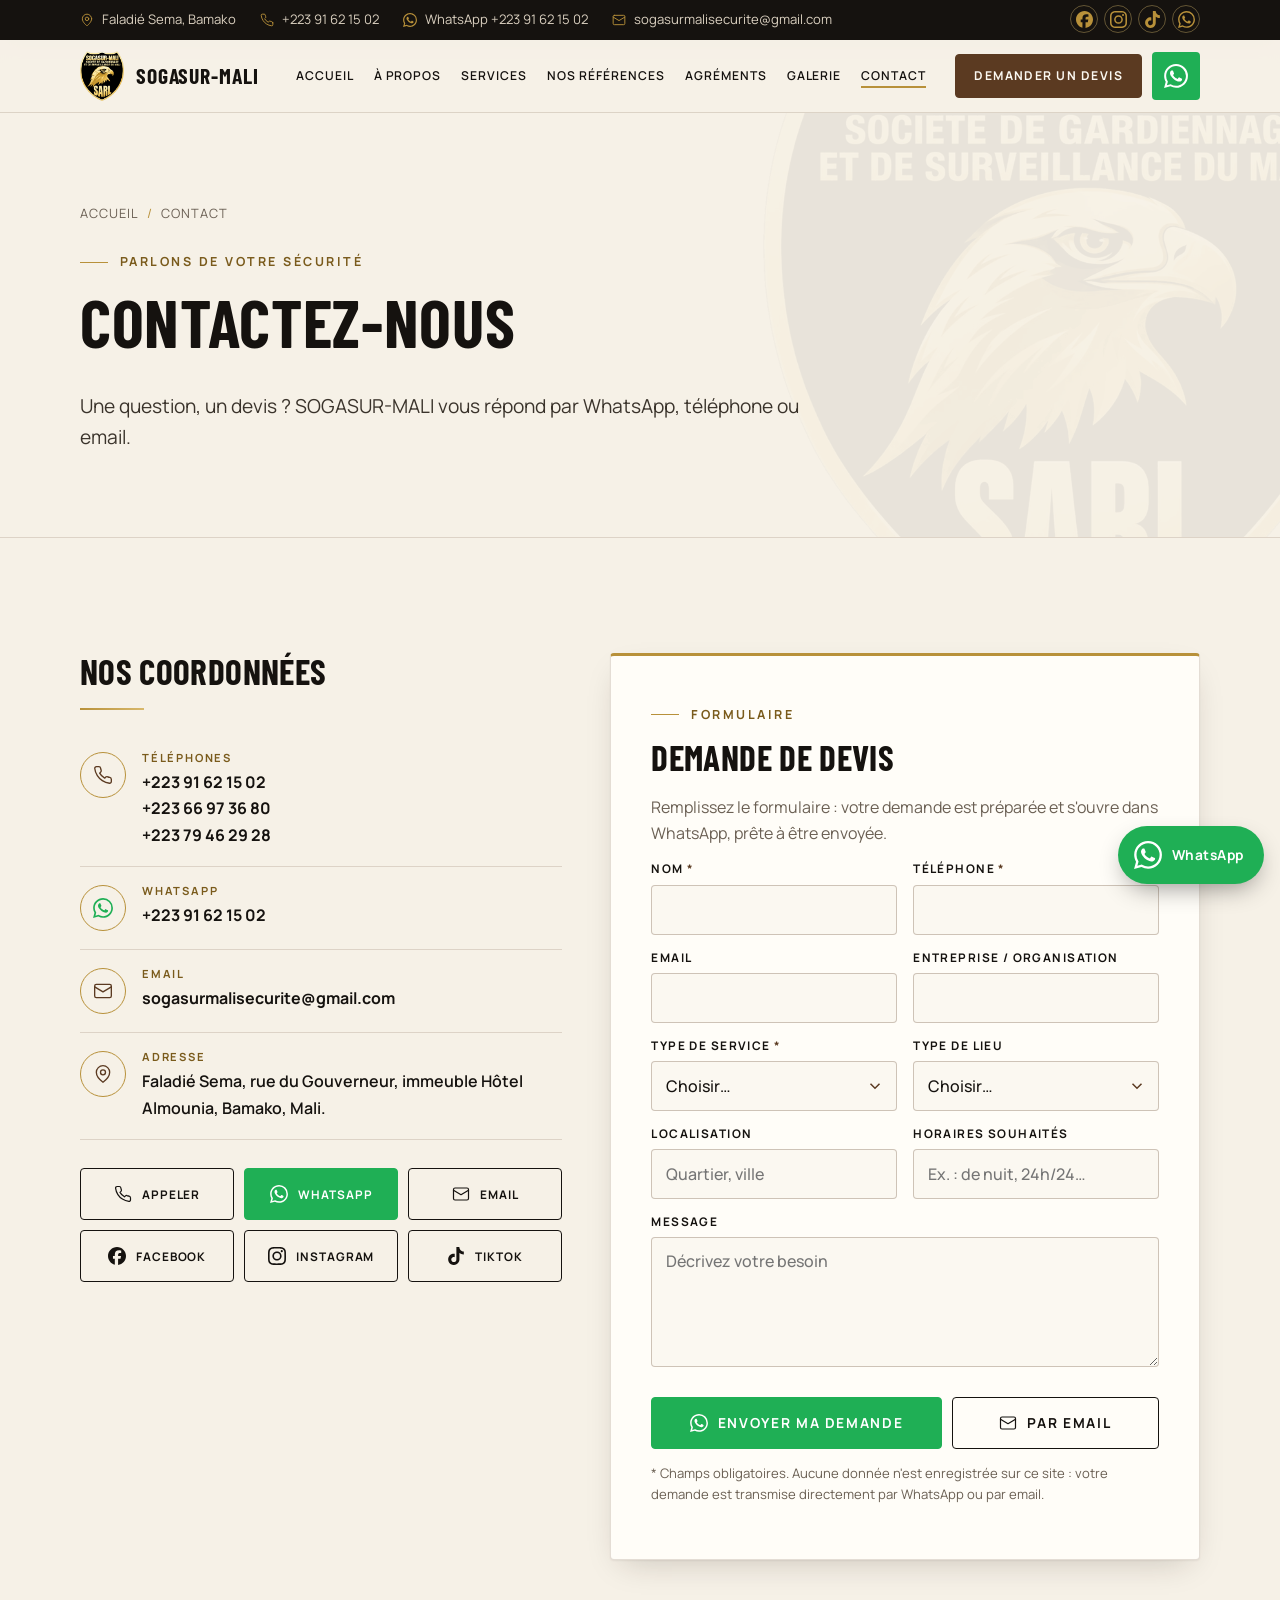
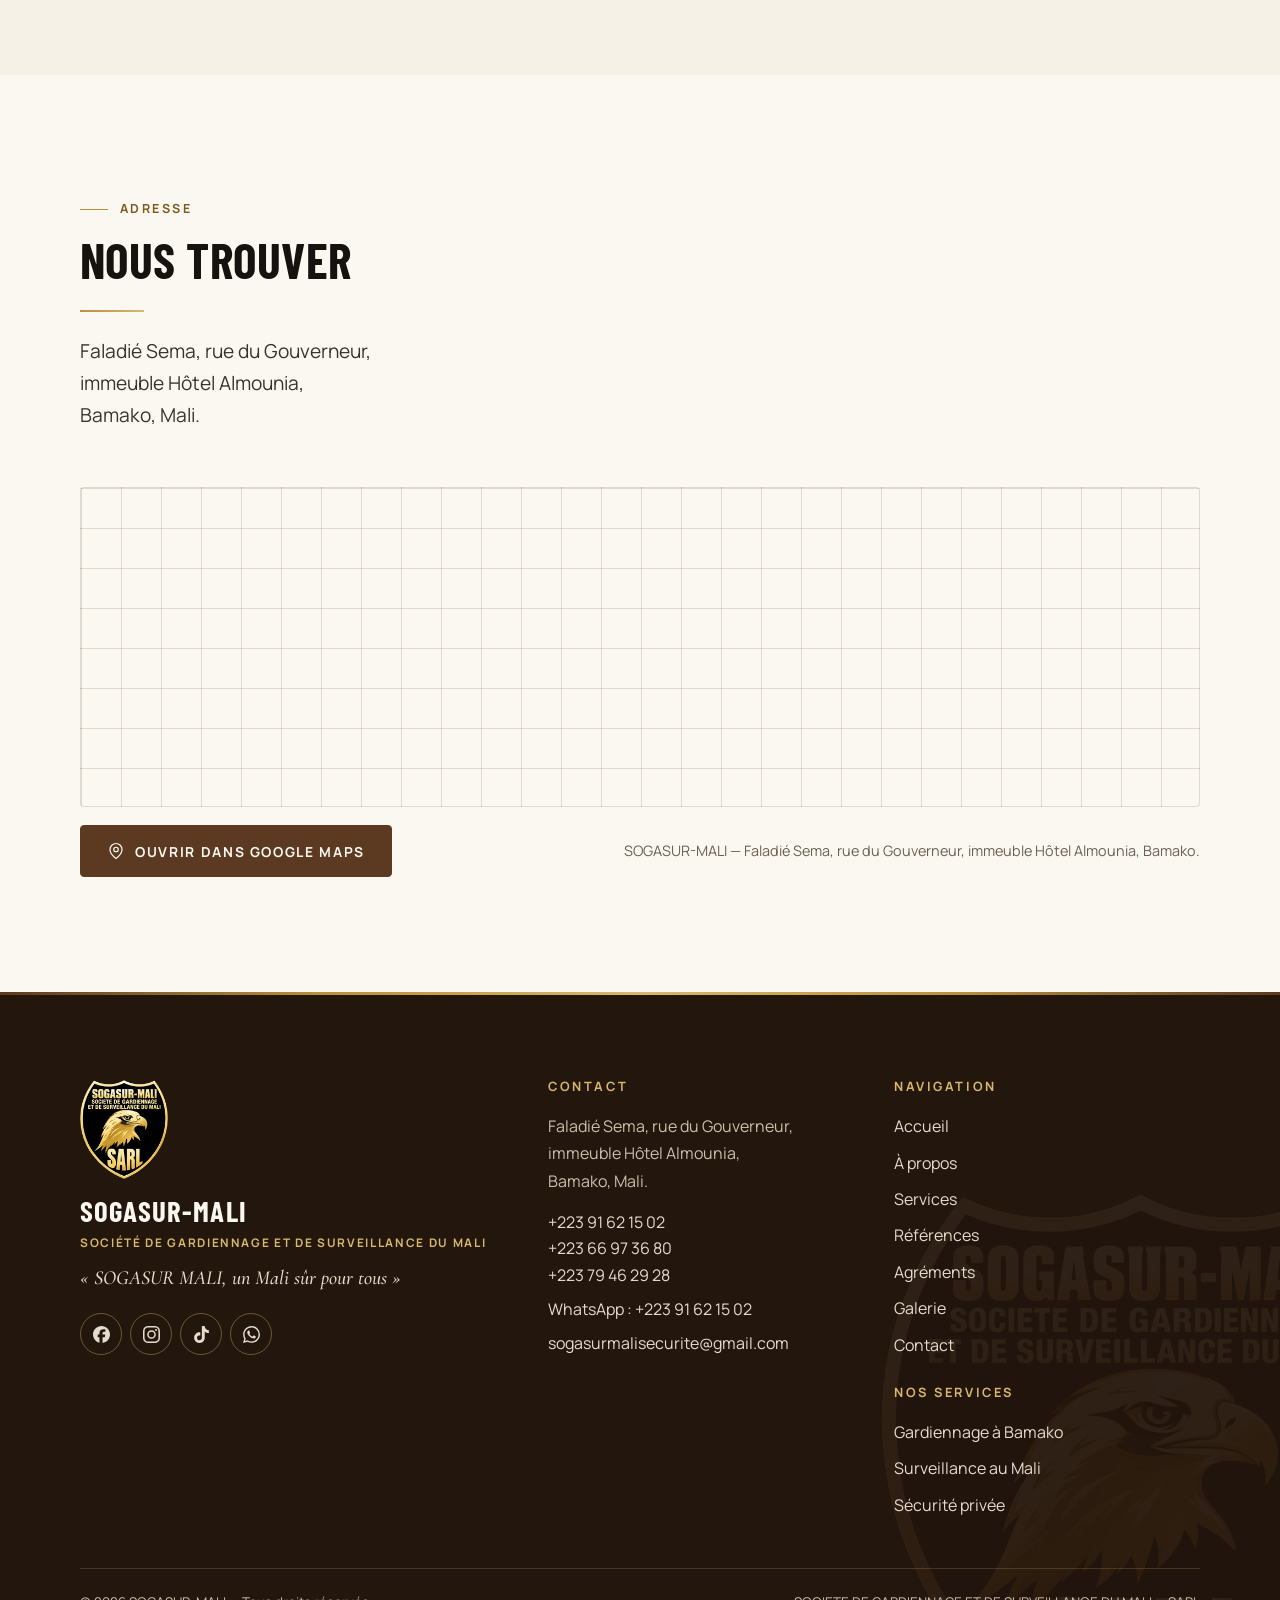
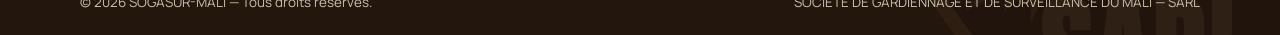
<file: contact.html>
<!DOCTYPE html>
<html lang="fr" class="no-js">
<head>
<meta charset="utf-8">
<meta name="viewport" content="width=device-width, initial-scale=1, viewport-fit=cover">
<title>Contact et devis | SOGASUR-MALI, gardiennage à Bamako</title>
<meta name="description" content="Contactez SOGASUR-MALI à Bamako : +223 91 62 15 02 (téléphone et WhatsApp), sogasurmalisecurite@gmail.com. Demande de devis gardiennage et surveillance.">
<link rel="canonical" href="https://sogasurmali.github.io/contact.html">
<meta name="robots" content="index, follow">
<meta name="theme-color" content="#23160D">
<meta name="format-detection" content="telephone=no">
<!-- Google Search Console : collez ici la balise de validation si vous choisissez la méthode « Balise HTML » -->
<!-- <meta name="google-site-verification" content="VOTRE_CODE"> -->
<meta property="og:type" content="website">
<meta property="og:locale" content="fr_FR">
<meta property="og:site_name" content="SOGASUR-MALI">
<meta property="og:title" content="Contact et devis | SOGASUR-MALI, gardiennage à Bamako">
<meta property="og:description" content="Contactez SOGASUR-MALI à Bamako : +223 91 62 15 02 (téléphone et WhatsApp), sogasurmalisecurite@gmail.com. Demande de devis gardiennage et surveillance.">
<meta property="og:url" content="https://sogasurmali.github.io/contact.html">
<meta property="og:image" content="https://sogasurmali.github.io/images/og-sogasur-mali.jpg">
<meta property="og:image:width" content="1200">
<meta property="og:image:height" content="630">
<meta property="og:image:alt" content="Logo SOGASUR-MALI et agent de sécurité en poste">
<meta name="twitter:card" content="summary_large_image">
<link rel="icon" href="favicon.ico" sizes="any">
<link rel="icon" type="image/png" sizes="32x32" href="favicon-32.png">
<link rel="apple-touch-icon" href="apple-touch-icon.png">
<link rel="manifest" href="site.webmanifest">
<link rel="preload" href="assets/fonts/manrope-latin-400-normal.woff2" as="font" type="font/woff2" crossorigin>
<link rel="preload" href="assets/fonts/barlow-condensed-latin-700-normal.woff2" as="font" type="font/woff2" crossorigin>

<link rel="stylesheet" href="css/style.css">
<script type="application/ld+json">{"@context": "https://schema.org", "@type": "LocalBusiness", "@id": "https://sogasurmali.github.io/#organisation", "name": "SOGASUR-MALI", "legalName": "Société de Gardiennage et de Surveillance du Mali SARL", "alternateName": ["SOGASUR MALI", "Société de gardiennage et de surveillance du Mali"], "description": "Société de gardiennage et de surveillance basée à Bamako : gardiens et agents armés, présence 24h/24 et 7j/7, pour entreprises, administrations, établissements et particuliers au Mali.", "slogan": "SOGASUR MALI, un Mali sûr pour tous", "foundingDate": "2012", "founder": {"@type": "Person", "name": "Ali SIDIBE"}, "url": "https://sogasurmali.github.io/", "logo": "https://sogasurmali.github.io/images/logo/logo-sogasur-mali-400.png", "image": "https://sogasurmali.github.io/images/og-sogasur-mali.jpg", "telephone": "+22391621502", "email": "sogasurmalisecurite@gmail.com", "contactPoint": [{"@type": "ContactPoint", "telephone": "+22391621502", "contactType": "customer service", "areaServed": "ML", "availableLanguage": "French"}, {"@type": "ContactPoint", "telephone": "+22366973680", "contactType": "customer service", "areaServed": "ML", "availableLanguage": "French"}, {"@type": "ContactPoint", "telephone": "+22379462928", "contactType": "customer service", "areaServed": "ML", "availableLanguage": "French"}], "address": {"@type": "PostalAddress", "streetAddress": "Faladié Sema, rue du Gouverneur, immeuble Hôtel Almounia", "addressLocality": "Bamako", "addressCountry": "ML"}, "areaServed": {"@type": "Country", "name": "Mali"}, "geo": {"@type": "GeoCoordinates", "latitude": 12.585652, "longitude": -7.9512909}, "hasMap": "https://www.google.com/maps/place/Hotel+Alumounia+II/@12.585652,-7.9512909,17z", "sameAs": ["https://www.facebook.com/share/1cGJ3rPSbM/", "https://www.instagram.com/sogasur_mali", "https://www.tiktok.com/@sogas771"]}</script>
<script type="application/ld+json">{"@context": "https://schema.org", "@type": "BreadcrumbList", "itemListElement": [{"@type": "ListItem", "position": 1, "name": "Accueil", "item": "https://sogasurmali.github.io/"}, {"@type": "ListItem", "position": 2, "name": "Contact", "item": "https://sogasurmali.github.io/contact.html"}]}</script>
</head>
<body>
<a class="skip" href="#contenu">Aller au contenu</a>

<div class="topbar">
  <div class="wrap">
    <div class="topbar-info">
      <span><svg viewBox="0 0 24 24" fill="none" stroke="currentColor" stroke-width="1.6" stroke-linecap="round" stroke-linejoin="round" aria-hidden="true"><path d="M20 10c0 6-8 12-8 12S4 16 4 10a8 8 0 0 1 16 0z"/><circle cx="12" cy="10" r="3"/></svg>Faladié Sema, Bamako</span>
      <a href="tel:+22391621502"><svg viewBox="0 0 24 24" fill="none" stroke="currentColor" stroke-width="1.6" stroke-linecap="round" stroke-linejoin="round" aria-hidden="true"><path d="M22 16.9v3a2 2 0 0 1-2.2 2 19.8 19.8 0 0 1-8.6-3.1 19.5 19.5 0 0 1-6-6A19.8 19.8 0 0 1 2.1 4.2 2 2 0 0 1 4.1 2h3a2 2 0 0 1 2 1.7c.1.9.4 1.8.7 2.7a2 2 0 0 1-.5 2.1L8 9.8a16 16 0 0 0 6 6l1.3-1.3a2 2 0 0 1 2.1-.4c.9.3 1.8.6 2.7.7a2 2 0 0 1 1.7 2z"/></svg>+223 91 62 15 02</a>
      <a href="https://wa.me/22391621502?text=Bonjour%20SOGASUR-MALI%2C%20je%20souhaite%20obtenir%20des%20informations%20sur%20vos%20services%20de%20gardiennage%20et%20de%20surveillance." target="_blank" rel="noopener"><svg viewBox="0 0 24 24" fill="currentColor" aria-hidden="true"><path d="M17.472 14.382c-.297-.149-1.758-.867-2.03-.967-.273-.099-.471-.148-.67.15-.197.297-.767.966-.94 1.164-.173.199-.347.223-.644.075-.297-.15-1.255-.463-2.39-1.475-.883-.788-1.48-1.761-1.653-2.059-.173-.297-.018-.458.13-.606.134-.133.298-.347.446-.52.149-.174.198-.298.298-.497.099-.198.05-.371-.025-.52-.075-.149-.669-1.612-.916-2.207-.242-.579-.487-.5-.669-.51-.173-.008-.371-.01-.57-.01-.198 0-.52.074-.792.372-.272.297-1.04 1.016-1.04 2.479 0 1.462 1.065 2.875 1.213 3.074.149.198 2.096 3.2 5.077 4.487.709.306 1.262.489 1.694.625.712.227 1.36.195 1.871.118.571-.085 1.758-.719 2.006-1.413.248-.694.248-1.289.173-1.413-.074-.124-.272-.198-.57-.347m-5.421 7.403h-.004a9.87 9.87 0 01-5.031-1.378l-.361-.214-3.741.982.998-3.648-.235-.374a9.86 9.86 0 01-1.51-5.26c.001-5.45 4.436-9.884 9.888-9.884 2.64 0 5.122 1.03 6.988 2.898a9.825 9.825 0 012.893 6.994c-.003 5.45-4.437 9.884-9.885 9.884m8.413-18.297A11.815 11.815 0 0012.05 0C5.495 0 .16 5.335.157 11.892c0 2.096.547 4.142 1.588 5.945L.057 24l6.305-1.654a11.882 11.882 0 005.683 1.448h.005c6.554 0 11.89-5.335 11.893-11.893a11.821 11.821 0 00-3.48-8.413Z"/></svg>WhatsApp +223 91 62 15 02</a>
      <a href="mailto:sogasurmalisecurite@gmail.com"><svg viewBox="0 0 24 24" fill="none" stroke="currentColor" stroke-width="1.6" stroke-linecap="round" stroke-linejoin="round" aria-hidden="true"><rect x="2" y="4" width="20" height="16" rx="2"/><path d="m22 7-10 6L2 7"/></svg>sogasurmalisecurite@gmail.com</a>
    </div>
    <ul class="social">
  <li><a href="https://www.facebook.com/share/1cGJ3rPSbM/?mibextid=wwXIfr" target="_blank" rel="noopener" aria-label="Facebook de SOGASUR-MALI"><svg viewBox="0 0 24 24" fill="currentColor" aria-hidden="true"><path d="M9.101 23.691v-7.98H6.627v-3.667h2.474v-1.58c0-4.085 1.848-5.978 5.858-5.978.401 0 .955.042 1.468.103a8.68 8.68 0 0 1 1.141.195v3.325a8.623 8.623 0 0 0-.653-.036 26.805 26.805 0 0 0-.733-.009c-.707 0-1.259.096-1.675.309a1.686 1.686 0 0 0-.679.622c-.258.42-.374.995-.374 1.752v1.297h3.919l-.386 2.103-.287 1.564h-3.246v8.245C19.396 23.238 24 18.179 24 12.044c0-6.627-5.373-12-12-12s-12 5.373-12 12c0 5.628 3.874 10.35 9.101 11.647Z"/></svg></a></li>
  <li><a href="https://www.instagram.com/sogasur_mali?stkn=cTR3ZTA2YWw3cGln&amp;utm_source=qr" target="_blank" rel="noopener" aria-label="Instagram de SOGASUR-MALI"><svg viewBox="0 0 24 24" fill="currentColor" aria-hidden="true"><path d="M7.0301.084c-1.2768.0602-2.1487.264-2.911.5634-.7888.3075-1.4575.72-2.1228 1.3877-.6652.6677-1.075 1.3368-1.3802 2.127-.2954.7638-.4956 1.6365-.552 2.914-.0564 1.2775-.0689 1.6882-.0626 4.947.0062 3.2586.0206 3.6671.0825 4.9473.061 1.2765.264 2.1482.5635 2.9107.308.7889.72 1.4573 1.388 2.1228.6679.6655 1.3365 1.0743 2.1285 1.38.7632.295 1.6361.4961 2.9134.552 1.2773.056 1.6884.069 4.9462.0627 3.2578-.0062 3.668-.0207 4.9478-.0814 1.28-.0607 2.147-.2652 2.9098-.5633.7889-.3086 1.4578-.72 2.1228-1.3881.665-.6682 1.0745-1.3378 1.3795-2.1284.2957-.7632.4966-1.636.552-2.9124.056-1.2809.0692-1.6898.063-4.948-.0063-3.2583-.021-3.6668-.0817-4.9465-.0607-1.2797-.264-2.1487-.5633-2.9117-.3084-.7889-.72-1.4568-1.3876-2.1228C21.2982 1.33 20.628.9208 19.8378.6165 19.074.321 18.2017.1197 16.9244.0645 15.6471.0093 15.236-.005 11.977.0014 8.718.0076 8.31.0215 7.0301.0839m.1402 21.6932c-1.17-.0509-1.8053-.2453-2.2287-.408-.5606-.216-.96-.4771-1.3819-.895-.422-.4178-.6811-.8186-.9-1.378-.1644-.4234-.3624-1.058-.4171-2.228-.0595-1.2645-.072-1.6442-.079-4.848-.007-3.2037.0053-3.583.0607-4.848.05-1.169.2456-1.805.408-2.2282.216-.5613.4762-.96.895-1.3816.4188-.4217.8184-.6814 1.3783-.9003.423-.1651 1.0575-.3614 2.227-.4171 1.2655-.06 1.6447-.072 4.848-.079 3.2033-.007 3.5835.005 4.8495.0608 1.169.0508 1.8053.2445 2.228.408.5608.216.96.4754 1.3816.895.4217.4194.6816.8176.9005 1.3787.1653.4217.3617 1.056.4169 2.2263.0602 1.2655.0739 1.645.0796 4.848.0058 3.203-.0055 3.5834-.061 4.848-.051 1.17-.245 1.8055-.408 2.2294-.216.5604-.4763.96-.8954 1.3814-.419.4215-.8181.6811-1.3783.9-.4224.1649-1.0577.3617-2.2262.4174-1.2656.0595-1.6448.072-4.8493.079-3.2045.007-3.5825-.006-4.848-.0608M16.953 5.5864A1.44 1.44 0 1 0 18.39 4.144a1.44 1.44 0 0 0-1.437 1.4424M5.8385 12.012c.0067 3.4032 2.7706 6.1557 6.173 6.1493 3.4026-.0065 6.157-2.7701 6.1506-6.1733-.0065-3.4032-2.771-6.1565-6.174-6.1498-3.403.0067-6.156 2.771-6.1496 6.1738M8 12.0077a4 4 0 1 1 4.008 3.9921A3.9996 3.9996 0 0 1 8 12.0077"/></svg></a></li>
  <li><a href="https://www.tiktok.com/@sogas771?_r=1&amp;_t=ZS-99pvnPobqqI" target="_blank" rel="noopener" aria-label="TikTok de SOGASUR-MALI"><svg viewBox="0 0 24 24" fill="currentColor" aria-hidden="true"><path d="M12.525.02c1.31-.02 2.61-.01 3.91-.02.08 1.53.63 3.09 1.75 4.17 1.12 1.11 2.7 1.62 4.24 1.79v4.03c-1.44-.05-2.89-.35-4.2-.97-.57-.26-1.1-.59-1.62-.93-.01 2.92.01 5.84-.02 8.75-.08 1.4-.54 2.79-1.35 3.94-1.31 1.92-3.58 3.17-5.91 3.21-1.43.08-2.86-.31-4.08-1.03-2.02-1.19-3.44-3.37-3.65-5.71-.02-.5-.03-1-.01-1.49.18-1.9 1.12-3.72 2.58-4.96 1.66-1.44 3.98-2.13 6.15-1.72.02 1.48-.04 2.96-.04 4.44-.99-.32-2.15-.23-3.02.37-.63.41-1.11 1.04-1.36 1.75-.21.51-.15 1.07-.14 1.61.24 1.64 1.82 3.02 3.5 2.87 1.12-.01 2.19-.66 2.77-1.61.19-.33.4-.67.41-1.06.1-1.79.06-3.57.07-5.36.01-4.03-.01-8.05.02-12.07z"/></svg></a></li>
  <li><a href="https://wa.me/22391621502?text=Bonjour%20SOGASUR-MALI%2C%20je%20souhaite%20obtenir%20des%20informations%20sur%20vos%20services%20de%20gardiennage%20et%20de%20surveillance." target="_blank" rel="noopener" aria-label="WhatsApp de SOGASUR-MALI"><svg viewBox="0 0 24 24" fill="currentColor" aria-hidden="true"><path d="M17.472 14.382c-.297-.149-1.758-.867-2.03-.967-.273-.099-.471-.148-.67.15-.197.297-.767.966-.94 1.164-.173.199-.347.223-.644.075-.297-.15-1.255-.463-2.39-1.475-.883-.788-1.48-1.761-1.653-2.059-.173-.297-.018-.458.13-.606.134-.133.298-.347.446-.52.149-.174.198-.298.298-.497.099-.198.05-.371-.025-.52-.075-.149-.669-1.612-.916-2.207-.242-.579-.487-.5-.669-.51-.173-.008-.371-.01-.57-.01-.198 0-.52.074-.792.372-.272.297-1.04 1.016-1.04 2.479 0 1.462 1.065 2.875 1.213 3.074.149.198 2.096 3.2 5.077 4.487.709.306 1.262.489 1.694.625.712.227 1.36.195 1.871.118.571-.085 1.758-.719 2.006-1.413.248-.694.248-1.289.173-1.413-.074-.124-.272-.198-.57-.347m-5.421 7.403h-.004a9.87 9.87 0 01-5.031-1.378l-.361-.214-3.741.982.998-3.648-.235-.374a9.86 9.86 0 01-1.51-5.26c.001-5.45 4.436-9.884 9.888-9.884 2.64 0 5.122 1.03 6.988 2.898a9.825 9.825 0 012.893 6.994c-.003 5.45-4.437 9.884-9.885 9.884m8.413-18.297A11.815 11.815 0 0012.05 0C5.495 0 .16 5.335.157 11.892c0 2.096.547 4.142 1.588 5.945L.057 24l6.305-1.654a11.882 11.882 0 005.683 1.448h.005c6.554 0 11.89-5.335 11.893-11.893a11.821 11.821 0 00-3.48-8.413Z"/></svg></a></li>
</ul>
  </div>
</div>

<header class="site-header">
  <div class="wrap">
    <a class="brand" href="index.html" aria-label="SOGASUR-MALI, retour à l'accueil">
      <img src="images/logo/logo-sogasur-mali-160.png" alt="Logo SOGASUR-MALI" width="160" height="179">
      <span class="brand-text"><span class="brand-name">SOGASUR-MALI</span><span class="brand-sub">Gardiennage &amp; surveillance</span></span>
    </a>
    <nav class="nav" aria-label="Navigation principale"><ul><li><a href="index.html">Accueil</a></li><li><a href="about.html">À propos</a></li><li><a href="services.html">Services</a></li><li><a href="references.html">Nos références</a></li><li><a href="agrements.html">Agréments</a></li><li><a href="gallery.html">Galerie</a></li><li><a href="contact.html" aria-current="page">Contact</a></li></ul></nav>
    <div class="header-actions">
      <a class="header-wa" href="https://wa.me/22391621502?text=Bonjour%20SOGASUR-MALI%2C%20je%20souhaite%20obtenir%20des%20informations%20sur%20vos%20services%20de%20gardiennage%20et%20de%20surveillance." target="_blank" rel="noopener"><svg viewBox="0 0 24 24" fill="currentColor" aria-hidden="true"><path d="M17.472 14.382c-.297-.149-1.758-.867-2.03-.967-.273-.099-.471-.148-.67.15-.197.297-.767.966-.94 1.164-.173.199-.347.223-.644.075-.297-.15-1.255-.463-2.39-1.475-.883-.788-1.48-1.761-1.653-2.059-.173-.297-.018-.458.13-.606.134-.133.298-.347.446-.52.149-.174.198-.298.298-.497.099-.198.05-.371-.025-.52-.075-.149-.669-1.612-.916-2.207-.242-.579-.487-.5-.669-.51-.173-.008-.371-.01-.57-.01-.198 0-.52.074-.792.372-.272.297-1.04 1.016-1.04 2.479 0 1.462 1.065 2.875 1.213 3.074.149.198 2.096 3.2 5.077 4.487.709.306 1.262.489 1.694.625.712.227 1.36.195 1.871.118.571-.085 1.758-.719 2.006-1.413.248-.694.248-1.289.173-1.413-.074-.124-.272-.198-.57-.347m-5.421 7.403h-.004a9.87 9.87 0 01-5.031-1.378l-.361-.214-3.741.982.998-3.648-.235-.374a9.86 9.86 0 01-1.51-5.26c.001-5.45 4.436-9.884 9.888-9.884 2.64 0 5.122 1.03 6.988 2.898a9.825 9.825 0 012.893 6.994c-.003 5.45-4.437 9.884-9.885 9.884m8.413-18.297A11.815 11.815 0 0012.05 0C5.495 0 .16 5.335.157 11.892c0 2.096.547 4.142 1.588 5.945L.057 24l6.305-1.654a11.882 11.882 0 005.683 1.448h.005c6.554 0 11.89-5.335 11.893-11.893a11.821 11.821 0 00-3.48-8.413Z"/></svg><span><small>WhatsApp</small>+223 91 62 15 02</span></a>
      <a class="btn btn-primary header-cta" href="https://wa.me/22391621502?text=Bonjour%20SOGASUR-MALI%2C%20je%20souhaite%20demander%20un%20devis%20pour%20un%20service%20de%20gardiennage/surveillance." target="_blank" rel="noopener">Demander un devis</a>
      <a class="wa-icon-btn" href="https://wa.me/22391621502?text=Bonjour%20SOGASUR-MALI%2C%20je%20souhaite%20obtenir%20des%20informations%20sur%20vos%20services%20de%20gardiennage%20et%20de%20surveillance." target="_blank" rel="noopener" aria-label="Écrire sur WhatsApp au +223 91 62 15 02"><svg viewBox="0 0 24 24" fill="currentColor" aria-hidden="true"><path d="M17.472 14.382c-.297-.149-1.758-.867-2.03-.967-.273-.099-.471-.148-.67.15-.197.297-.767.966-.94 1.164-.173.199-.347.223-.644.075-.297-.15-1.255-.463-2.39-1.475-.883-.788-1.48-1.761-1.653-2.059-.173-.297-.018-.458.13-.606.134-.133.298-.347.446-.52.149-.174.198-.298.298-.497.099-.198.05-.371-.025-.52-.075-.149-.669-1.612-.916-2.207-.242-.579-.487-.5-.669-.51-.173-.008-.371-.01-.57-.01-.198 0-.52.074-.792.372-.272.297-1.04 1.016-1.04 2.479 0 1.462 1.065 2.875 1.213 3.074.149.198 2.096 3.2 5.077 4.487.709.306 1.262.489 1.694.625.712.227 1.36.195 1.871.118.571-.085 1.758-.719 2.006-1.413.248-.694.248-1.289.173-1.413-.074-.124-.272-.198-.57-.347m-5.421 7.403h-.004a9.87 9.87 0 01-5.031-1.378l-.361-.214-3.741.982.998-3.648-.235-.374a9.86 9.86 0 01-1.51-5.26c.001-5.45 4.436-9.884 9.888-9.884 2.64 0 5.122 1.03 6.988 2.898a9.825 9.825 0 012.893 6.994c-.003 5.45-4.437 9.884-9.885 9.884m8.413-18.297A11.815 11.815 0 0012.05 0C5.495 0 .16 5.335.157 11.892c0 2.096.547 4.142 1.588 5.945L.057 24l6.305-1.654a11.882 11.882 0 005.683 1.448h.005c6.554 0 11.89-5.335 11.893-11.893a11.821 11.821 0 00-3.48-8.413Z"/></svg></a>
      <button class="menu-toggle" type="button" aria-controls="drawer" aria-expanded="false" aria-label="Ouvrir le menu"><svg viewBox="0 0 24 24" fill="none" stroke="currentColor" stroke-width="1.6" stroke-linecap="round" stroke-linejoin="round" aria-hidden="true"><path d="M3 6h18M3 12h18M3 18h18"/></svg></button>
    </div>
  </div>
</header>

<div class="drawer" id="drawer" aria-hidden="true" role="dialog" aria-label="Menu">
  <div class="drawer-head">
    <span class="brand"><img src="images/logo/logo-sogasur-mali-160.png" alt="" width="160" height="179"><span class="brand-text"><span class="brand-name">SOGASUR-MALI</span><span class="brand-sub">Gardiennage &amp; surveillance</span></span></span>
    <button class="drawer-close" type="button" aria-label="Fermer le menu"><svg viewBox="0 0 24 24" fill="none" stroke="currentColor" stroke-width="1.6" stroke-linecap="round" stroke-linejoin="round" aria-hidden="true"><path d="M18 6 6 18M6 6l12 12"/></svg></button>
  </div>
  <nav aria-label="Navigation mobile"><ul><li><a href="index.html">Accueil<svg viewBox="0 0 24 24" fill="none" stroke="currentColor" stroke-width="1.6" stroke-linecap="round" stroke-linejoin="round" aria-hidden="true"><path d="M5 12h14M12 5l7 7-7 7"/></svg></a></li><li><a href="about.html">À propos<svg viewBox="0 0 24 24" fill="none" stroke="currentColor" stroke-width="1.6" stroke-linecap="round" stroke-linejoin="round" aria-hidden="true"><path d="M5 12h14M12 5l7 7-7 7"/></svg></a></li><li><a href="services.html">Services<svg viewBox="0 0 24 24" fill="none" stroke="currentColor" stroke-width="1.6" stroke-linecap="round" stroke-linejoin="round" aria-hidden="true"><path d="M5 12h14M12 5l7 7-7 7"/></svg></a></li><li><a href="references.html">Nos références<svg viewBox="0 0 24 24" fill="none" stroke="currentColor" stroke-width="1.6" stroke-linecap="round" stroke-linejoin="round" aria-hidden="true"><path d="M5 12h14M12 5l7 7-7 7"/></svg></a></li><li><a href="agrements.html">Agréments<svg viewBox="0 0 24 24" fill="none" stroke="currentColor" stroke-width="1.6" stroke-linecap="round" stroke-linejoin="round" aria-hidden="true"><path d="M5 12h14M12 5l7 7-7 7"/></svg></a></li><li><a href="gallery.html">Galerie<svg viewBox="0 0 24 24" fill="none" stroke="currentColor" stroke-width="1.6" stroke-linecap="round" stroke-linejoin="round" aria-hidden="true"><path d="M5 12h14M12 5l7 7-7 7"/></svg></a></li><li><a href="contact.html" aria-current="page">Contact<svg viewBox="0 0 24 24" fill="none" stroke="currentColor" stroke-width="1.6" stroke-linecap="round" stroke-linejoin="round" aria-hidden="true"><path d="M5 12h14M12 5l7 7-7 7"/></svg></a></li></ul></nav>
  <a class="btn btn-gold btn-block" href="https://wa.me/22391621502?text=Bonjour%20SOGASUR-MALI%2C%20je%20souhaite%20demander%20un%20devis%20pour%20un%20service%20de%20gardiennage/surveillance." target="_blank" rel="noopener"><svg viewBox="0 0 24 24" fill="currentColor" aria-hidden="true"><path d="M17.472 14.382c-.297-.149-1.758-.867-2.03-.967-.273-.099-.471-.148-.67.15-.197.297-.767.966-.94 1.164-.173.199-.347.223-.644.075-.297-.15-1.255-.463-2.39-1.475-.883-.788-1.48-1.761-1.653-2.059-.173-.297-.018-.458.13-.606.134-.133.298-.347.446-.52.149-.174.198-.298.298-.497.099-.198.05-.371-.025-.52-.075-.149-.669-1.612-.916-2.207-.242-.579-.487-.5-.669-.51-.173-.008-.371-.01-.57-.01-.198 0-.52.074-.792.372-.272.297-1.04 1.016-1.04 2.479 0 1.462 1.065 2.875 1.213 3.074.149.198 2.096 3.2 5.077 4.487.709.306 1.262.489 1.694.625.712.227 1.36.195 1.871.118.571-.085 1.758-.719 2.006-1.413.248-.694.248-1.289.173-1.413-.074-.124-.272-.198-.57-.347m-5.421 7.403h-.004a9.87 9.87 0 01-5.031-1.378l-.361-.214-3.741.982.998-3.648-.235-.374a9.86 9.86 0 01-1.51-5.26c.001-5.45 4.436-9.884 9.888-9.884 2.64 0 5.122 1.03 6.988 2.898a9.825 9.825 0 012.893 6.994c-.003 5.45-4.437 9.884-9.885 9.884m8.413-18.297A11.815 11.815 0 0012.05 0C5.495 0 .16 5.335.157 11.892c0 2.096.547 4.142 1.588 5.945L.057 24l6.305-1.654a11.882 11.882 0 005.683 1.448h.005c6.554 0 11.89-5.335 11.893-11.893a11.821 11.821 0 00-3.48-8.413Z"/></svg>Demander un devis</a>
  <a class="btn btn-light btn-block" href="tel:+22391621502"><svg viewBox="0 0 24 24" fill="none" stroke="currentColor" stroke-width="1.6" stroke-linecap="round" stroke-linejoin="round" aria-hidden="true"><path d="M22 16.9v3a2 2 0 0 1-2.2 2 19.8 19.8 0 0 1-8.6-3.1 19.5 19.5 0 0 1-6-6A19.8 19.8 0 0 1 2.1 4.2 2 2 0 0 1 4.1 2h3a2 2 0 0 1 2 1.7c.1.9.4 1.8.7 2.7a2 2 0 0 1-.5 2.1L8 9.8a16 16 0 0 0 6 6l1.3-1.3a2 2 0 0 1 2.1-.4c.9.3 1.8.6 2.7.7a2 2 0 0 1 1.7 2z"/></svg>Appeler le +223 91 62 15 02</a>
  <p class="drawer-contact">Tél. : <a href="tel:+22391621502">+223 91 62 15 02</a> · <a href="tel:+22366973680">+223 66 97 36 80</a> · <a href="tel:+22379462928">+223 79 46 29 28</a><br>Faladié Sema, rue du Gouverneur, immeuble Hôtel Almounia, Bamako, Mali.<br><a href="mailto:sogasurmalisecurite@gmail.com">sogasurmalisecurite@gmail.com</a></p>
</div>

<main id="contenu">
<section class="page-hero wm wm-right"><div class="wrap"><nav class="crumbs" aria-label="Fil d'Ariane"><ol><li><a href="index.html">Accueil</a></li><li aria-current="page">Contact</li></ol></nav><p class="eyebrow">Parlons de votre sécurité</p>
<h1>Contactez-nous</h1>
<p class="lead">Une question, un devis ? SOGASUR-MALI vous répond par WhatsApp, téléphone ou email.</p></div></section>

<section class="section">
  <div class="wrap contact-grid">
    <div>
      <h2 style="font-size:clamp(1.7rem,3vw,2.2rem)">Nos coordonnées</h2>
      <hr class="gold-rule">
      <ul class="contact-list">
        <li><span class="ic"><svg viewBox="0 0 24 24" fill="none" stroke="currentColor" stroke-width="1.6" stroke-linecap="round" stroke-linejoin="round" aria-hidden="true"><path d="M22 16.9v3a2 2 0 0 1-2.2 2 19.8 19.8 0 0 1-8.6-3.1 19.5 19.5 0 0 1-6-6A19.8 19.8 0 0 1 2.1 4.2 2 2 0 0 1 4.1 2h3a2 2 0 0 1 2 1.7c.1.9.4 1.8.7 2.7a2 2 0 0 1-.5 2.1L8 9.8a16 16 0 0 0 6 6l1.3-1.3a2 2 0 0 1 2.1-.4c.9.3 1.8.6 2.7.7a2 2 0 0 1 1.7 2z"/></svg></span><div><small>Téléphones</small><a href="tel:+22391621502">+223 91 62 15 02</a><br><a href="tel:+22366973680">+223 66 97 36 80</a><br><a href="tel:+22379462928">+223 79 46 29 28</a></div></li>
        <li><span class="ic" style="color:var(--wa)"><svg viewBox="0 0 24 24" fill="currentColor" aria-hidden="true"><path d="M17.472 14.382c-.297-.149-1.758-.867-2.03-.967-.273-.099-.471-.148-.67.15-.197.297-.767.966-.94 1.164-.173.199-.347.223-.644.075-.297-.15-1.255-.463-2.39-1.475-.883-.788-1.48-1.761-1.653-2.059-.173-.297-.018-.458.13-.606.134-.133.298-.347.446-.52.149-.174.198-.298.298-.497.099-.198.05-.371-.025-.52-.075-.149-.669-1.612-.916-2.207-.242-.579-.487-.5-.669-.51-.173-.008-.371-.01-.57-.01-.198 0-.52.074-.792.372-.272.297-1.04 1.016-1.04 2.479 0 1.462 1.065 2.875 1.213 3.074.149.198 2.096 3.2 5.077 4.487.709.306 1.262.489 1.694.625.712.227 1.36.195 1.871.118.571-.085 1.758-.719 2.006-1.413.248-.694.248-1.289.173-1.413-.074-.124-.272-.198-.57-.347m-5.421 7.403h-.004a9.87 9.87 0 01-5.031-1.378l-.361-.214-3.741.982.998-3.648-.235-.374a9.86 9.86 0 01-1.51-5.26c.001-5.45 4.436-9.884 9.888-9.884 2.64 0 5.122 1.03 6.988 2.898a9.825 9.825 0 012.893 6.994c-.003 5.45-4.437 9.884-9.885 9.884m8.413-18.297A11.815 11.815 0 0012.05 0C5.495 0 .16 5.335.157 11.892c0 2.096.547 4.142 1.588 5.945L.057 24l6.305-1.654a11.882 11.882 0 005.683 1.448h.005c6.554 0 11.89-5.335 11.893-11.893a11.821 11.821 0 00-3.48-8.413Z"/></svg></span><div><small>WhatsApp</small><a href="https://wa.me/22391621502?text=Bonjour%20SOGASUR-MALI%2C%20je%20souhaite%20obtenir%20des%20informations%20sur%20vos%20services%20de%20gardiennage%20et%20de%20surveillance." target="_blank" rel="noopener">+223 91 62 15 02</a></div></li>
        <li><span class="ic"><svg viewBox="0 0 24 24" fill="none" stroke="currentColor" stroke-width="1.6" stroke-linecap="round" stroke-linejoin="round" aria-hidden="true"><rect x="2" y="4" width="20" height="16" rx="2"/><path d="m22 7-10 6L2 7"/></svg></span><div><small>Email</small><a href="mailto:sogasurmalisecurite@gmail.com">sogasurmalisecurite@gmail.com</a></div></li>
        <li><span class="ic"><svg viewBox="0 0 24 24" fill="none" stroke="currentColor" stroke-width="1.6" stroke-linecap="round" stroke-linejoin="round" aria-hidden="true"><path d="M20 10c0 6-8 12-8 12S4 16 4 10a8 8 0 0 1 16 0z"/><circle cx="12" cy="10" r="3"/></svg></span><div><small>Adresse</small><address style="font-style:normal;color:var(--ink);font-weight:600">Faladié Sema, rue du Gouverneur, immeuble Hôtel Almounia, Bamako, Mali.</address></div></li>
      </ul>
      <div class="contact-actions">
        <a class="btn btn-outline" href="tel:+22391621502"><svg viewBox="0 0 24 24" fill="none" stroke="currentColor" stroke-width="1.6" stroke-linecap="round" stroke-linejoin="round" aria-hidden="true"><path d="M22 16.9v3a2 2 0 0 1-2.2 2 19.8 19.8 0 0 1-8.6-3.1 19.5 19.5 0 0 1-6-6A19.8 19.8 0 0 1 2.1 4.2 2 2 0 0 1 4.1 2h3a2 2 0 0 1 2 1.7c.1.9.4 1.8.7 2.7a2 2 0 0 1-.5 2.1L8 9.8a16 16 0 0 0 6 6l1.3-1.3a2 2 0 0 1 2.1-.4c.9.3 1.8.6 2.7.7a2 2 0 0 1 1.7 2z"/></svg>Appeler</a>
        <a class="btn btn-wa" href="https://wa.me/22391621502?text=Bonjour%20SOGASUR-MALI%2C%20je%20souhaite%20obtenir%20des%20informations%20sur%20vos%20services%20de%20gardiennage%20et%20de%20surveillance." target="_blank" rel="noopener"><svg viewBox="0 0 24 24" fill="currentColor" aria-hidden="true"><path d="M17.472 14.382c-.297-.149-1.758-.867-2.03-.967-.273-.099-.471-.148-.67.15-.197.297-.767.966-.94 1.164-.173.199-.347.223-.644.075-.297-.15-1.255-.463-2.39-1.475-.883-.788-1.48-1.761-1.653-2.059-.173-.297-.018-.458.13-.606.134-.133.298-.347.446-.52.149-.174.198-.298.298-.497.099-.198.05-.371-.025-.52-.075-.149-.669-1.612-.916-2.207-.242-.579-.487-.5-.669-.51-.173-.008-.371-.01-.57-.01-.198 0-.52.074-.792.372-.272.297-1.04 1.016-1.04 2.479 0 1.462 1.065 2.875 1.213 3.074.149.198 2.096 3.2 5.077 4.487.709.306 1.262.489 1.694.625.712.227 1.36.195 1.871.118.571-.085 1.758-.719 2.006-1.413.248-.694.248-1.289.173-1.413-.074-.124-.272-.198-.57-.347m-5.421 7.403h-.004a9.87 9.87 0 01-5.031-1.378l-.361-.214-3.741.982.998-3.648-.235-.374a9.86 9.86 0 01-1.51-5.26c.001-5.45 4.436-9.884 9.888-9.884 2.64 0 5.122 1.03 6.988 2.898a9.825 9.825 0 012.893 6.994c-.003 5.45-4.437 9.884-9.885 9.884m8.413-18.297A11.815 11.815 0 0012.05 0C5.495 0 .16 5.335.157 11.892c0 2.096.547 4.142 1.588 5.945L.057 24l6.305-1.654a11.882 11.882 0 005.683 1.448h.005c6.554 0 11.89-5.335 11.893-11.893a11.821 11.821 0 00-3.48-8.413Z"/></svg>WhatsApp</a>
        <a class="btn btn-outline" href="mailto:sogasurmalisecurite@gmail.com"><svg viewBox="0 0 24 24" fill="none" stroke="currentColor" stroke-width="1.6" stroke-linecap="round" stroke-linejoin="round" aria-hidden="true"><rect x="2" y="4" width="20" height="16" rx="2"/><path d="m22 7-10 6L2 7"/></svg>Email</a>
        <a class="btn btn-outline" href="https://www.facebook.com/share/1cGJ3rPSbM/?mibextid=wwXIfr" target="_blank" rel="noopener"><svg viewBox="0 0 24 24" fill="currentColor" aria-hidden="true"><path d="M9.101 23.691v-7.98H6.627v-3.667h2.474v-1.58c0-4.085 1.848-5.978 5.858-5.978.401 0 .955.042 1.468.103a8.68 8.68 0 0 1 1.141.195v3.325a8.623 8.623 0 0 0-.653-.036 26.805 26.805 0 0 0-.733-.009c-.707 0-1.259.096-1.675.309a1.686 1.686 0 0 0-.679.622c-.258.42-.374.995-.374 1.752v1.297h3.919l-.386 2.103-.287 1.564h-3.246v8.245C19.396 23.238 24 18.179 24 12.044c0-6.627-5.373-12-12-12s-12 5.373-12 12c0 5.628 3.874 10.35 9.101 11.647Z"/></svg>Facebook</a>
        <a class="btn btn-outline" href="https://www.instagram.com/sogasur_mali?stkn=cTR3ZTA2YWw3cGln&amp;utm_source=qr" target="_blank" rel="noopener"><svg viewBox="0 0 24 24" fill="currentColor" aria-hidden="true"><path d="M7.0301.084c-1.2768.0602-2.1487.264-2.911.5634-.7888.3075-1.4575.72-2.1228 1.3877-.6652.6677-1.075 1.3368-1.3802 2.127-.2954.7638-.4956 1.6365-.552 2.914-.0564 1.2775-.0689 1.6882-.0626 4.947.0062 3.2586.0206 3.6671.0825 4.9473.061 1.2765.264 2.1482.5635 2.9107.308.7889.72 1.4573 1.388 2.1228.6679.6655 1.3365 1.0743 2.1285 1.38.7632.295 1.6361.4961 2.9134.552 1.2773.056 1.6884.069 4.9462.0627 3.2578-.0062 3.668-.0207 4.9478-.0814 1.28-.0607 2.147-.2652 2.9098-.5633.7889-.3086 1.4578-.72 2.1228-1.3881.665-.6682 1.0745-1.3378 1.3795-2.1284.2957-.7632.4966-1.636.552-2.9124.056-1.2809.0692-1.6898.063-4.948-.0063-3.2583-.021-3.6668-.0817-4.9465-.0607-1.2797-.264-2.1487-.5633-2.9117-.3084-.7889-.72-1.4568-1.3876-2.1228C21.2982 1.33 20.628.9208 19.8378.6165 19.074.321 18.2017.1197 16.9244.0645 15.6471.0093 15.236-.005 11.977.0014 8.718.0076 8.31.0215 7.0301.0839m.1402 21.6932c-1.17-.0509-1.8053-.2453-2.2287-.408-.5606-.216-.96-.4771-1.3819-.895-.422-.4178-.6811-.8186-.9-1.378-.1644-.4234-.3624-1.058-.4171-2.228-.0595-1.2645-.072-1.6442-.079-4.848-.007-3.2037.0053-3.583.0607-4.848.05-1.169.2456-1.805.408-2.2282.216-.5613.4762-.96.895-1.3816.4188-.4217.8184-.6814 1.3783-.9003.423-.1651 1.0575-.3614 2.227-.4171 1.2655-.06 1.6447-.072 4.848-.079 3.2033-.007 3.5835.005 4.8495.0608 1.169.0508 1.8053.2445 2.228.408.5608.216.96.4754 1.3816.895.4217.4194.6816.8176.9005 1.3787.1653.4217.3617 1.056.4169 2.2263.0602 1.2655.0739 1.645.0796 4.848.0058 3.203-.0055 3.5834-.061 4.848-.051 1.17-.245 1.8055-.408 2.2294-.216.5604-.4763.96-.8954 1.3814-.419.4215-.8181.6811-1.3783.9-.4224.1649-1.0577.3617-2.2262.4174-1.2656.0595-1.6448.072-4.8493.079-3.2045.007-3.5825-.006-4.848-.0608M16.953 5.5864A1.44 1.44 0 1 0 18.39 4.144a1.44 1.44 0 0 0-1.437 1.4424M5.8385 12.012c.0067 3.4032 2.7706 6.1557 6.173 6.1493 3.4026-.0065 6.157-2.7701 6.1506-6.1733-.0065-3.4032-2.771-6.1565-6.174-6.1498-3.403.0067-6.156 2.771-6.1496 6.1738M8 12.0077a4 4 0 1 1 4.008 3.9921A3.9996 3.9996 0 0 1 8 12.0077"/></svg>Instagram</a>
        <a class="btn btn-outline" href="https://www.tiktok.com/@sogas771?_r=1&amp;_t=ZS-99pvnPobqqI" target="_blank" rel="noopener"><svg viewBox="0 0 24 24" fill="currentColor" aria-hidden="true"><path d="M12.525.02c1.31-.02 2.61-.01 3.91-.02.08 1.53.63 3.09 1.75 4.17 1.12 1.11 2.7 1.62 4.24 1.79v4.03c-1.44-.05-2.89-.35-4.2-.97-.57-.26-1.1-.59-1.62-.93-.01 2.92.01 5.84-.02 8.75-.08 1.4-.54 2.79-1.35 3.94-1.31 1.92-3.58 3.17-5.91 3.21-1.43.08-2.86-.31-4.08-1.03-2.02-1.19-3.44-3.37-3.65-5.71-.02-.5-.03-1-.01-1.49.18-1.9 1.12-3.72 2.58-4.96 1.66-1.44 3.98-2.13 6.15-1.72.02 1.48-.04 2.96-.04 4.44-.99-.32-2.15-.23-3.02.37-.63.41-1.11 1.04-1.36 1.75-.21.51-.15 1.07-.14 1.61.24 1.64 1.82 3.02 3.5 2.87 1.12-.01 2.19-.66 2.77-1.61.19-.33.4-.67.41-1.06.1-1.79.06-3.57.07-5.36.01-4.03-.01-8.05.02-12.07z"/></svg>TikTok</a>
      </div>
    </div>

    <div class="form-card" id="devis">
      <p class="eyebrow">Formulaire</p>
      <h2 style="font-size:clamp(1.7rem,3vw,2.2rem)">Demande de devis</h2>
      <p class="muted">Remplissez le formulaire : votre demande est préparée et s'ouvre dans WhatsApp, prête à être envoyée.</p>
      <form id="devis-form" novalidate>
        <div class="form-grid">
          <div class="field"><label for="f-nom">Nom <em>*</em></label><input id="f-nom" name="nom" autocomplete="name" required><p class="err">Indiquez votre nom.</p></div>
          <div class="field"><label for="f-tel">Téléphone <em>*</em></label><input id="f-tel" name="telephone" type="tel" autocomplete="tel" inputmode="tel" required><p class="err">Indiquez un numéro valide.</p></div>
          <div class="field"><label for="f-email">Email</label><input id="f-email" name="email" type="email" autocomplete="email"><p class="err">Adresse email invalide.</p></div>
          <div class="field"><label for="f-org">Entreprise / organisation</label><input id="f-org" name="organisation" autocomplete="organization"></div>
          <div class="field"><label for="f-service">Type de service <em>*</em></label><select id="f-service" name="service" required><option value="">Choisir…</option><option value="gardien-simple">Gardien simple (24h/24 — 7j/7)</option><option value="agent-arme">Agent armé (24h/24 — 7j/7)</option><option value="autre">Autre / à définir</option></select><p class="err">Choisissez un service.</p></div>
          <div class="field"><label for="f-lieu">Type de lieu</label><select id="f-lieu" name="lieu"><option value="">Choisir…</option><option>Sites</option><option>Maisons personnelles</option><option>Entreprises</option><option>Commerces</option><option>Entrepôts</option><option>Chantiers</option><option>Administrations</option><option>Résidences / propriétés</option><option>Autre</option></select></div>
          <div class="field"><label for="f-loc">Localisation</label><input id="f-loc" name="localisation" placeholder="Quartier, ville"></div>
          <div class="field"><label for="f-hor">Horaires souhaités</label><input id="f-hor" name="horaires" placeholder="Ex. : de nuit, 24h/24…"></div>
          <div class="field full"><label for="f-msg">Message</label><textarea id="f-msg" name="message" placeholder="Décrivez votre besoin"></textarea></div>
        </div>
        <div class="form-actions">
          <button class="btn btn-wa" type="submit"><svg viewBox="0 0 24 24" fill="currentColor" aria-hidden="true"><path d="M17.472 14.382c-.297-.149-1.758-.867-2.03-.967-.273-.099-.471-.148-.67.15-.197.297-.767.966-.94 1.164-.173.199-.347.223-.644.075-.297-.15-1.255-.463-2.39-1.475-.883-.788-1.48-1.761-1.653-2.059-.173-.297-.018-.458.13-.606.134-.133.298-.347.446-.52.149-.174.198-.298.298-.497.099-.198.05-.371-.025-.52-.075-.149-.669-1.612-.916-2.207-.242-.579-.487-.5-.669-.51-.173-.008-.371-.01-.57-.01-.198 0-.52.074-.792.372-.272.297-1.04 1.016-1.04 2.479 0 1.462 1.065 2.875 1.213 3.074.149.198 2.096 3.2 5.077 4.487.709.306 1.262.489 1.694.625.712.227 1.36.195 1.871.118.571-.085 1.758-.719 2.006-1.413.248-.694.248-1.289.173-1.413-.074-.124-.272-.198-.57-.347m-5.421 7.403h-.004a9.87 9.87 0 01-5.031-1.378l-.361-.214-3.741.982.998-3.648-.235-.374a9.86 9.86 0 01-1.51-5.26c.001-5.45 4.436-9.884 9.888-9.884 2.64 0 5.122 1.03 6.988 2.898a9.825 9.825 0 012.893 6.994c-.003 5.45-4.437 9.884-9.885 9.884m8.413-18.297A11.815 11.815 0 0012.05 0C5.495 0 .16 5.335.157 11.892c0 2.096.547 4.142 1.588 5.945L.057 24l6.305-1.654a11.882 11.882 0 005.683 1.448h.005c6.554 0 11.89-5.335 11.893-11.893a11.821 11.821 0 00-3.48-8.413Z"/></svg>Envoyer ma demande</button>
          <button class="btn btn-outline" type="button" id="devis-mail"><svg viewBox="0 0 24 24" fill="none" stroke="currentColor" stroke-width="1.6" stroke-linecap="round" stroke-linejoin="round" aria-hidden="true"><rect x="2" y="4" width="20" height="16" rx="2"/><path d="m22 7-10 6L2 7"/></svg>Par email</button>
        </div>
        <p class="form-note">* Champs obligatoires. Aucune donnée n'est enregistrée sur ce site : votre demande est transmise directement par WhatsApp ou par email.</p>
      </form>
    </div>
  </div>
</section>

<section class="section section-ivory" id="nous-trouver" aria-labelledby="map-t">
  <div class="wrap">
    <div class="section-head"><p class="eyebrow">Adresse</p><h2 id="map-t">Nous trouver</h2><hr class="gold-rule">
      <p class="lead">Faladié Sema, rue du Gouverneur,<br>immeuble Hôtel Almounia,<br>Bamako, Mali.</p></div>
    <div class="map-slot" id="map-slot">
      <!-- GOOGLE MAPS : carte centrée sur l'immeuble Hôtel Alumounia II (Faladié Sema, Bamako).
           Pour changer le repère : Google Maps > lieu > Partager > Intégrer une carte, puis remplacer cet iframe. -->
      <iframe src="https://www.google.com/maps?q=12.585652,-7.9512909&hl=fr&z=17&output=embed" title="Carte : SOGASUR-MALI, Faladié Sema, Bamako" loading="lazy" referrerpolicy="no-referrer-when-downgrade" allowfullscreen></iframe>
    </div>
    <div class="map-actions">
      <a class="btn btn-primary" href="https://www.google.com/maps/place/Hotel+Alumounia+II/@12.585652,-7.9512909,17z" target="_blank" rel="noopener"><svg viewBox="0 0 24 24" fill="none" stroke="currentColor" stroke-width="1.6" stroke-linecap="round" stroke-linejoin="round" aria-hidden="true"><path d="M20 10c0 6-8 12-8 12S4 16 4 10a8 8 0 0 1 16 0z"/><circle cx="12" cy="10" r="3"/></svg>Ouvrir dans Google Maps</a>
      <p class="muted" style="margin:0;font-size:.9rem">SOGASUR-MALI — Faladié Sema, rue du Gouverneur, immeuble Hôtel Almounia, Bamako.</p>
    </div>
  </div>
</section>

</main>

<footer class="site-footer">
  <div class="wrap">
    <div class="footer-grid">
      <div class="footer-brand">
        <img src="images/logo/logo-sogasur-mali-160.png" alt="Logo SOGASUR-MALI" width="160" height="179" loading="lazy">
        <span class="brand-name">SOGASUR-MALI</span>
        <p class="full">Société de gardiennage et de surveillance du Mali</p>
        <p class="slogan">« SOGASUR MALI, un Mali sûr pour tous »</p>
        <ul class="social">
  <li><a href="https://www.facebook.com/share/1cGJ3rPSbM/?mibextid=wwXIfr" target="_blank" rel="noopener" aria-label="Facebook de SOGASUR-MALI"><svg viewBox="0 0 24 24" fill="currentColor" aria-hidden="true"><path d="M9.101 23.691v-7.98H6.627v-3.667h2.474v-1.58c0-4.085 1.848-5.978 5.858-5.978.401 0 .955.042 1.468.103a8.68 8.68 0 0 1 1.141.195v3.325a8.623 8.623 0 0 0-.653-.036 26.805 26.805 0 0 0-.733-.009c-.707 0-1.259.096-1.675.309a1.686 1.686 0 0 0-.679.622c-.258.42-.374.995-.374 1.752v1.297h3.919l-.386 2.103-.287 1.564h-3.246v8.245C19.396 23.238 24 18.179 24 12.044c0-6.627-5.373-12-12-12s-12 5.373-12 12c0 5.628 3.874 10.35 9.101 11.647Z"/></svg></a></li>
  <li><a href="https://www.instagram.com/sogasur_mali?stkn=cTR3ZTA2YWw3cGln&amp;utm_source=qr" target="_blank" rel="noopener" aria-label="Instagram de SOGASUR-MALI"><svg viewBox="0 0 24 24" fill="currentColor" aria-hidden="true"><path d="M7.0301.084c-1.2768.0602-2.1487.264-2.911.5634-.7888.3075-1.4575.72-2.1228 1.3877-.6652.6677-1.075 1.3368-1.3802 2.127-.2954.7638-.4956 1.6365-.552 2.914-.0564 1.2775-.0689 1.6882-.0626 4.947.0062 3.2586.0206 3.6671.0825 4.9473.061 1.2765.264 2.1482.5635 2.9107.308.7889.72 1.4573 1.388 2.1228.6679.6655 1.3365 1.0743 2.1285 1.38.7632.295 1.6361.4961 2.9134.552 1.2773.056 1.6884.069 4.9462.0627 3.2578-.0062 3.668-.0207 4.9478-.0814 1.28-.0607 2.147-.2652 2.9098-.5633.7889-.3086 1.4578-.72 2.1228-1.3881.665-.6682 1.0745-1.3378 1.3795-2.1284.2957-.7632.4966-1.636.552-2.9124.056-1.2809.0692-1.6898.063-4.948-.0063-3.2583-.021-3.6668-.0817-4.9465-.0607-1.2797-.264-2.1487-.5633-2.9117-.3084-.7889-.72-1.4568-1.3876-2.1228C21.2982 1.33 20.628.9208 19.8378.6165 19.074.321 18.2017.1197 16.9244.0645 15.6471.0093 15.236-.005 11.977.0014 8.718.0076 8.31.0215 7.0301.0839m.1402 21.6932c-1.17-.0509-1.8053-.2453-2.2287-.408-.5606-.216-.96-.4771-1.3819-.895-.422-.4178-.6811-.8186-.9-1.378-.1644-.4234-.3624-1.058-.4171-2.228-.0595-1.2645-.072-1.6442-.079-4.848-.007-3.2037.0053-3.583.0607-4.848.05-1.169.2456-1.805.408-2.2282.216-.5613.4762-.96.895-1.3816.4188-.4217.8184-.6814 1.3783-.9003.423-.1651 1.0575-.3614 2.227-.4171 1.2655-.06 1.6447-.072 4.848-.079 3.2033-.007 3.5835.005 4.8495.0608 1.169.0508 1.8053.2445 2.228.408.5608.216.96.4754 1.3816.895.4217.4194.6816.8176.9005 1.3787.1653.4217.3617 1.056.4169 2.2263.0602 1.2655.0739 1.645.0796 4.848.0058 3.203-.0055 3.5834-.061 4.848-.051 1.17-.245 1.8055-.408 2.2294-.216.5604-.4763.96-.8954 1.3814-.419.4215-.8181.6811-1.3783.9-.4224.1649-1.0577.3617-2.2262.4174-1.2656.0595-1.6448.072-4.8493.079-3.2045.007-3.5825-.006-4.848-.0608M16.953 5.5864A1.44 1.44 0 1 0 18.39 4.144a1.44 1.44 0 0 0-1.437 1.4424M5.8385 12.012c.0067 3.4032 2.7706 6.1557 6.173 6.1493 3.4026-.0065 6.157-2.7701 6.1506-6.1733-.0065-3.4032-2.771-6.1565-6.174-6.1498-3.403.0067-6.156 2.771-6.1496 6.1738M8 12.0077a4 4 0 1 1 4.008 3.9921A3.9996 3.9996 0 0 1 8 12.0077"/></svg></a></li>
  <li><a href="https://www.tiktok.com/@sogas771?_r=1&amp;_t=ZS-99pvnPobqqI" target="_blank" rel="noopener" aria-label="TikTok de SOGASUR-MALI"><svg viewBox="0 0 24 24" fill="currentColor" aria-hidden="true"><path d="M12.525.02c1.31-.02 2.61-.01 3.91-.02.08 1.53.63 3.09 1.75 4.17 1.12 1.11 2.7 1.62 4.24 1.79v4.03c-1.44-.05-2.89-.35-4.2-.97-.57-.26-1.1-.59-1.62-.93-.01 2.92.01 5.84-.02 8.75-.08 1.4-.54 2.79-1.35 3.94-1.31 1.92-3.58 3.17-5.91 3.21-1.43.08-2.86-.31-4.08-1.03-2.02-1.19-3.44-3.37-3.65-5.71-.02-.5-.03-1-.01-1.49.18-1.9 1.12-3.72 2.58-4.96 1.66-1.44 3.98-2.13 6.15-1.72.02 1.48-.04 2.96-.04 4.44-.99-.32-2.15-.23-3.02.37-.63.41-1.11 1.04-1.36 1.75-.21.51-.15 1.07-.14 1.61.24 1.64 1.82 3.02 3.5 2.87 1.12-.01 2.19-.66 2.77-1.61.19-.33.4-.67.41-1.06.1-1.79.06-3.57.07-5.36.01-4.03-.01-8.05.02-12.07z"/></svg></a></li>
  <li><a href="https://wa.me/22391621502?text=Bonjour%20SOGASUR-MALI%2C%20je%20souhaite%20obtenir%20des%20informations%20sur%20vos%20services%20de%20gardiennage%20et%20de%20surveillance." target="_blank" rel="noopener" aria-label="WhatsApp de SOGASUR-MALI"><svg viewBox="0 0 24 24" fill="currentColor" aria-hidden="true"><path d="M17.472 14.382c-.297-.149-1.758-.867-2.03-.967-.273-.099-.471-.148-.67.15-.197.297-.767.966-.94 1.164-.173.199-.347.223-.644.075-.297-.15-1.255-.463-2.39-1.475-.883-.788-1.48-1.761-1.653-2.059-.173-.297-.018-.458.13-.606.134-.133.298-.347.446-.52.149-.174.198-.298.298-.497.099-.198.05-.371-.025-.52-.075-.149-.669-1.612-.916-2.207-.242-.579-.487-.5-.669-.51-.173-.008-.371-.01-.57-.01-.198 0-.52.074-.792.372-.272.297-1.04 1.016-1.04 2.479 0 1.462 1.065 2.875 1.213 3.074.149.198 2.096 3.2 5.077 4.487.709.306 1.262.489 1.694.625.712.227 1.36.195 1.871.118.571-.085 1.758-.719 2.006-1.413.248-.694.248-1.289.173-1.413-.074-.124-.272-.198-.57-.347m-5.421 7.403h-.004a9.87 9.87 0 01-5.031-1.378l-.361-.214-3.741.982.998-3.648-.235-.374a9.86 9.86 0 01-1.51-5.26c.001-5.45 4.436-9.884 9.888-9.884 2.64 0 5.122 1.03 6.988 2.898a9.825 9.825 0 012.893 6.994c-.003 5.45-4.437 9.884-9.885 9.884m8.413-18.297A11.815 11.815 0 0012.05 0C5.495 0 .16 5.335.157 11.892c0 2.096.547 4.142 1.588 5.945L.057 24l6.305-1.654a11.882 11.882 0 005.683 1.448h.005c6.554 0 11.89-5.335 11.893-11.893a11.821 11.821 0 00-3.48-8.413Z"/></svg></a></li>
</ul>
      </div>
      <div class="foot-contact">
        <h2>Contact</h2>
        <address>Faladié Sema, rue du Gouverneur,<br>immeuble Hôtel Almounia,<br>Bamako, Mali.</address>
        <p><a href="tel:+22391621502">+223 91 62 15 02</a><br><a href="tel:+22366973680">+223 66 97 36 80</a><br><a href="tel:+22379462928">+223 79 46 29 28</a></p>
        <p><a href="https://wa.me/22391621502?text=Bonjour%20SOGASUR-MALI%2C%20je%20souhaite%20obtenir%20des%20informations%20sur%20vos%20services%20de%20gardiennage%20et%20de%20surveillance." target="_blank" rel="noopener">WhatsApp : +223 91 62 15 02</a></p>
        <p><a href="mailto:sogasurmalisecurite@gmail.com">sogasurmalisecurite@gmail.com</a></p>
      </div>
      <div>
        <h2>Navigation</h2>
        <ul class="links">
          <li><a href="index.html">Accueil</a></li><li><a href="about.html">À propos</a></li><li><a href="services.html">Services</a></li>
          <li><a href="references.html">Références</a></li><li><a href="agrements.html">Agréments</a></li><li><a href="gallery.html">Galerie</a></li>
          <li><a href="contact.html">Contact</a></li>
        </ul>
        <h2 style="margin-top:28px">Nos services</h2>
        <ul class="links"><li><a href="gardiennage.html">Gardiennage à Bamako</a></li><li><a href="surveillance.html">Surveillance au Mali</a></li><li><a href="securite.html">Sécurité privée</a></li></ul>
      </div>
    </div>
    <div class="footer-bottom">
      <span>© <span data-year>2026</span> SOGASUR-MALI — Tous droits réservés.</span>
      <span>SOCIETE DE GARDIENNAGE ET DE SURVEILLANCE DU MALI — SARL</span>
    </div>
  </div>
</footer>

<a class="wa-float" href="https://wa.me/22391621502?text=Bonjour%20SOGASUR-MALI%2C%20je%20souhaite%20obtenir%20des%20informations%20sur%20vos%20services%20de%20gardiennage%20et%20de%20surveillance." target="_blank" rel="noopener" aria-label="Contacter SOGASUR-MALI sur WhatsApp"><svg viewBox="0 0 24 24" fill="currentColor" aria-hidden="true"><path d="M17.472 14.382c-.297-.149-1.758-.867-2.03-.967-.273-.099-.471-.148-.67.15-.197.297-.767.966-.94 1.164-.173.199-.347.223-.644.075-.297-.15-1.255-.463-2.39-1.475-.883-.788-1.48-1.761-1.653-2.059-.173-.297-.018-.458.13-.606.134-.133.298-.347.446-.52.149-.174.198-.298.298-.497.099-.198.05-.371-.025-.52-.075-.149-.669-1.612-.916-2.207-.242-.579-.487-.5-.669-.51-.173-.008-.371-.01-.57-.01-.198 0-.52.074-.792.372-.272.297-1.04 1.016-1.04 2.479 0 1.462 1.065 2.875 1.213 3.074.149.198 2.096 3.2 5.077 4.487.709.306 1.262.489 1.694.625.712.227 1.36.195 1.871.118.571-.085 1.758-.719 2.006-1.413.248-.694.248-1.289.173-1.413-.074-.124-.272-.198-.57-.347m-5.421 7.403h-.004a9.87 9.87 0 01-5.031-1.378l-.361-.214-3.741.982.998-3.648-.235-.374a9.86 9.86 0 01-1.51-5.26c.001-5.45 4.436-9.884 9.888-9.884 2.64 0 5.122 1.03 6.988 2.898a9.825 9.825 0 012.893 6.994c-.003 5.45-4.437 9.884-9.885 9.884m8.413-18.297A11.815 11.815 0 0012.05 0C5.495 0 .16 5.335.157 11.892c0 2.096.547 4.142 1.588 5.945L.057 24l6.305-1.654a11.882 11.882 0 005.683 1.448h.005c6.554 0 11.89-5.335 11.893-11.893a11.821 11.821 0 00-3.48-8.413Z"/></svg><span>WhatsApp</span></a>

<div class="lb" id="lightbox" role="dialog" aria-modal="true" aria-label="Visionneuse" aria-hidden="true">
  <div class="lb-bar">
    <span class="lb-count" aria-live="polite"></span>
    <div class="lb-tools">
      <button class="lb-zout" type="button" aria-label="Dézoomer"><svg viewBox="0 0 24 24" fill="none" stroke="currentColor" stroke-width="1.6" stroke-linecap="round" stroke-linejoin="round" aria-hidden="true"><circle cx="11" cy="11" r="8"/><path d="m21 21-4.3-4.3M8 11h6"/></svg></button>
      <button class="lb-zin" type="button" aria-label="Zoomer"><svg viewBox="0 0 24 24" fill="none" stroke="currentColor" stroke-width="1.6" stroke-linecap="round" stroke-linejoin="round" aria-hidden="true"><circle cx="11" cy="11" r="8"/><path d="m21 21-4.3-4.3M11 8v6M8 11h6"/></svg></button>
      <button class="lb-reset" type="button" aria-label="Taille d'origine"><svg viewBox="0 0 24 24" fill="none" stroke="currentColor" stroke-width="1.6" stroke-linecap="round" stroke-linejoin="round" aria-hidden="true"><path d="M3 12a9 9 0 1 0 3-6.7L3 8"/><path d="M3 3v5h5"/></svg></button>
      <button class="lb-close" type="button" aria-label="Fermer"><svg viewBox="0 0 24 24" fill="none" stroke="currentColor" stroke-width="1.6" stroke-linecap="round" stroke-linejoin="round" aria-hidden="true"><path d="M18 6 6 18M6 6l12 12"/></svg></button>
    </div>
  </div>
  <div class="lb-stage">
    <button class="lb-nav lb-prev" type="button" aria-label="Image précédente"><svg viewBox="0 0 24 24" fill="none" stroke="currentColor" stroke-width="1.6" stroke-linecap="round" stroke-linejoin="round" aria-hidden="true"><path d="m15 18-6-6 6-6"/></svg></button>
    <img class="lb-img" alt="">
    <button class="lb-nav lb-next" type="button" aria-label="Image suivante"><svg viewBox="0 0 24 24" fill="none" stroke="currentColor" stroke-width="1.6" stroke-linecap="round" stroke-linejoin="round" aria-hidden="true"><path d="m9 18 6-6-6-6"/></svg></button>
  </div>
  <p class="lb-caption"></p>
</div>

<script src="js/main.js" defer></script>
</body>
</html>
</file>
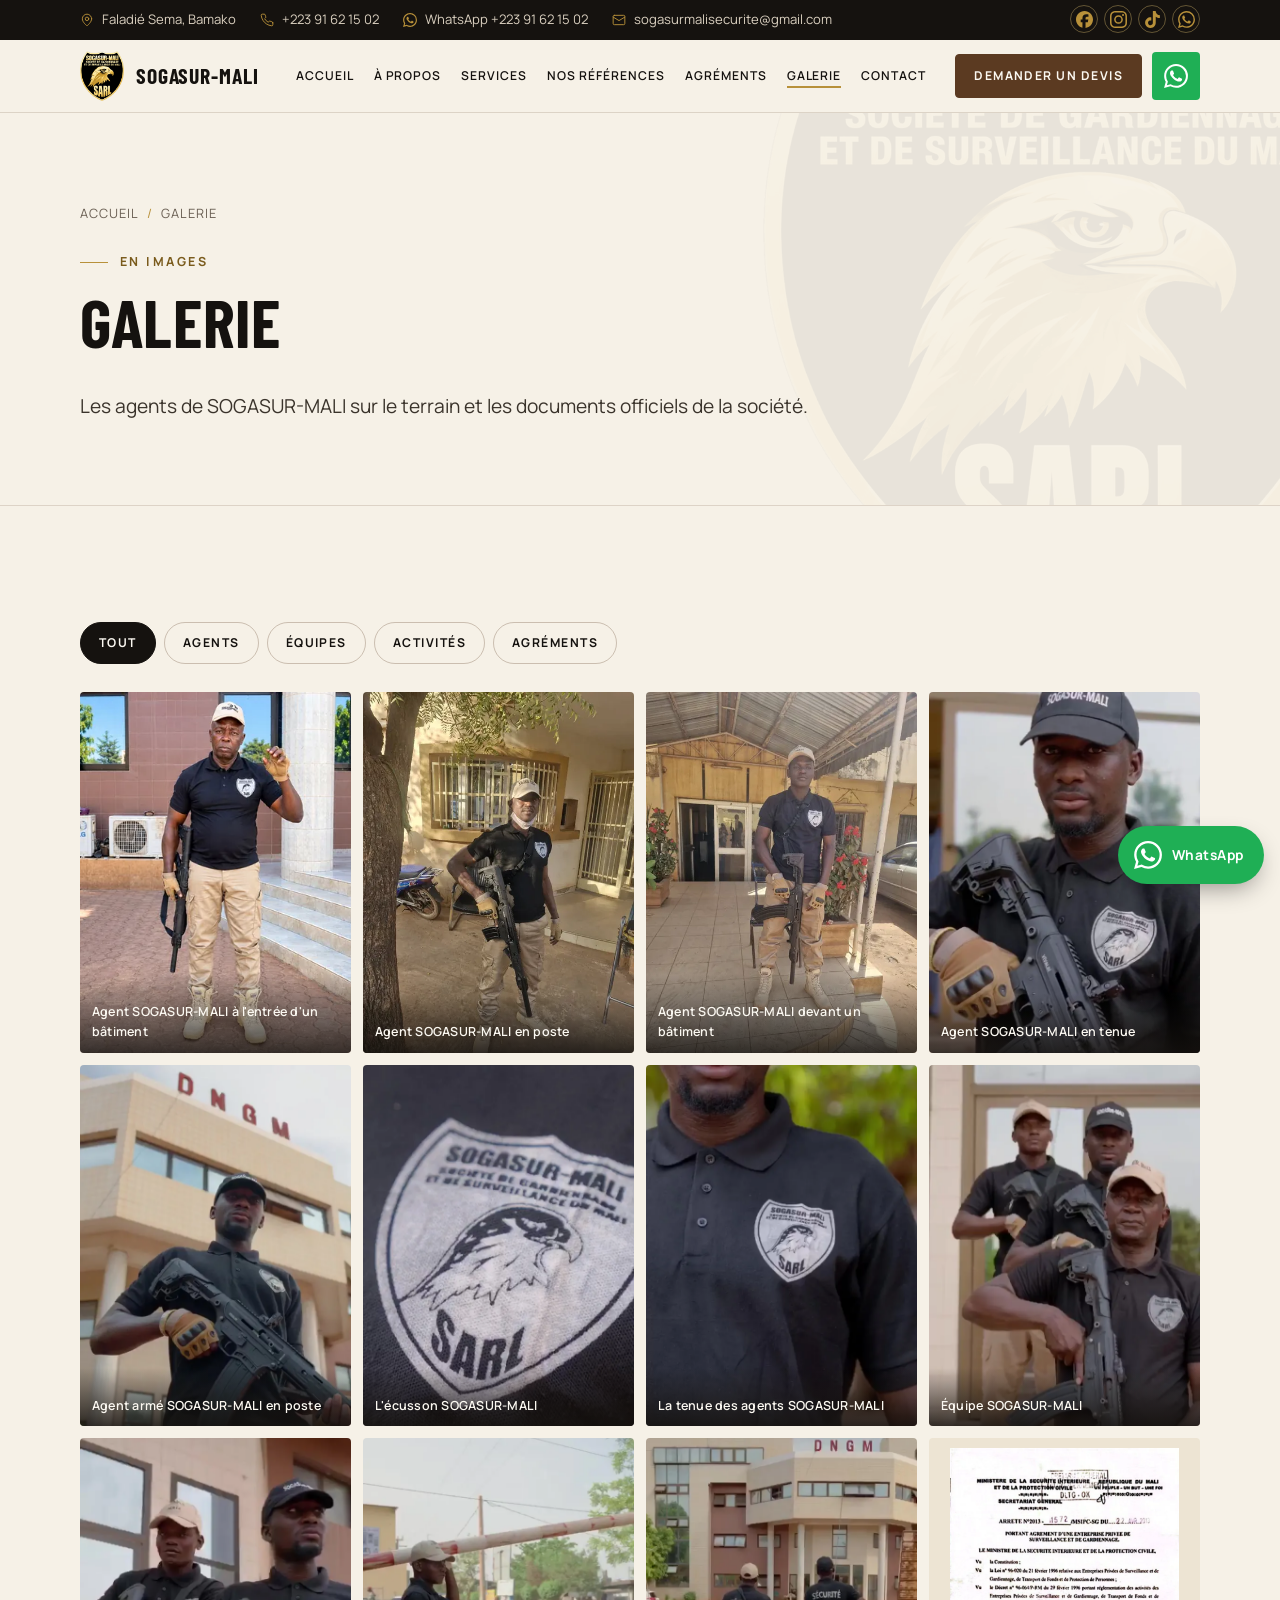
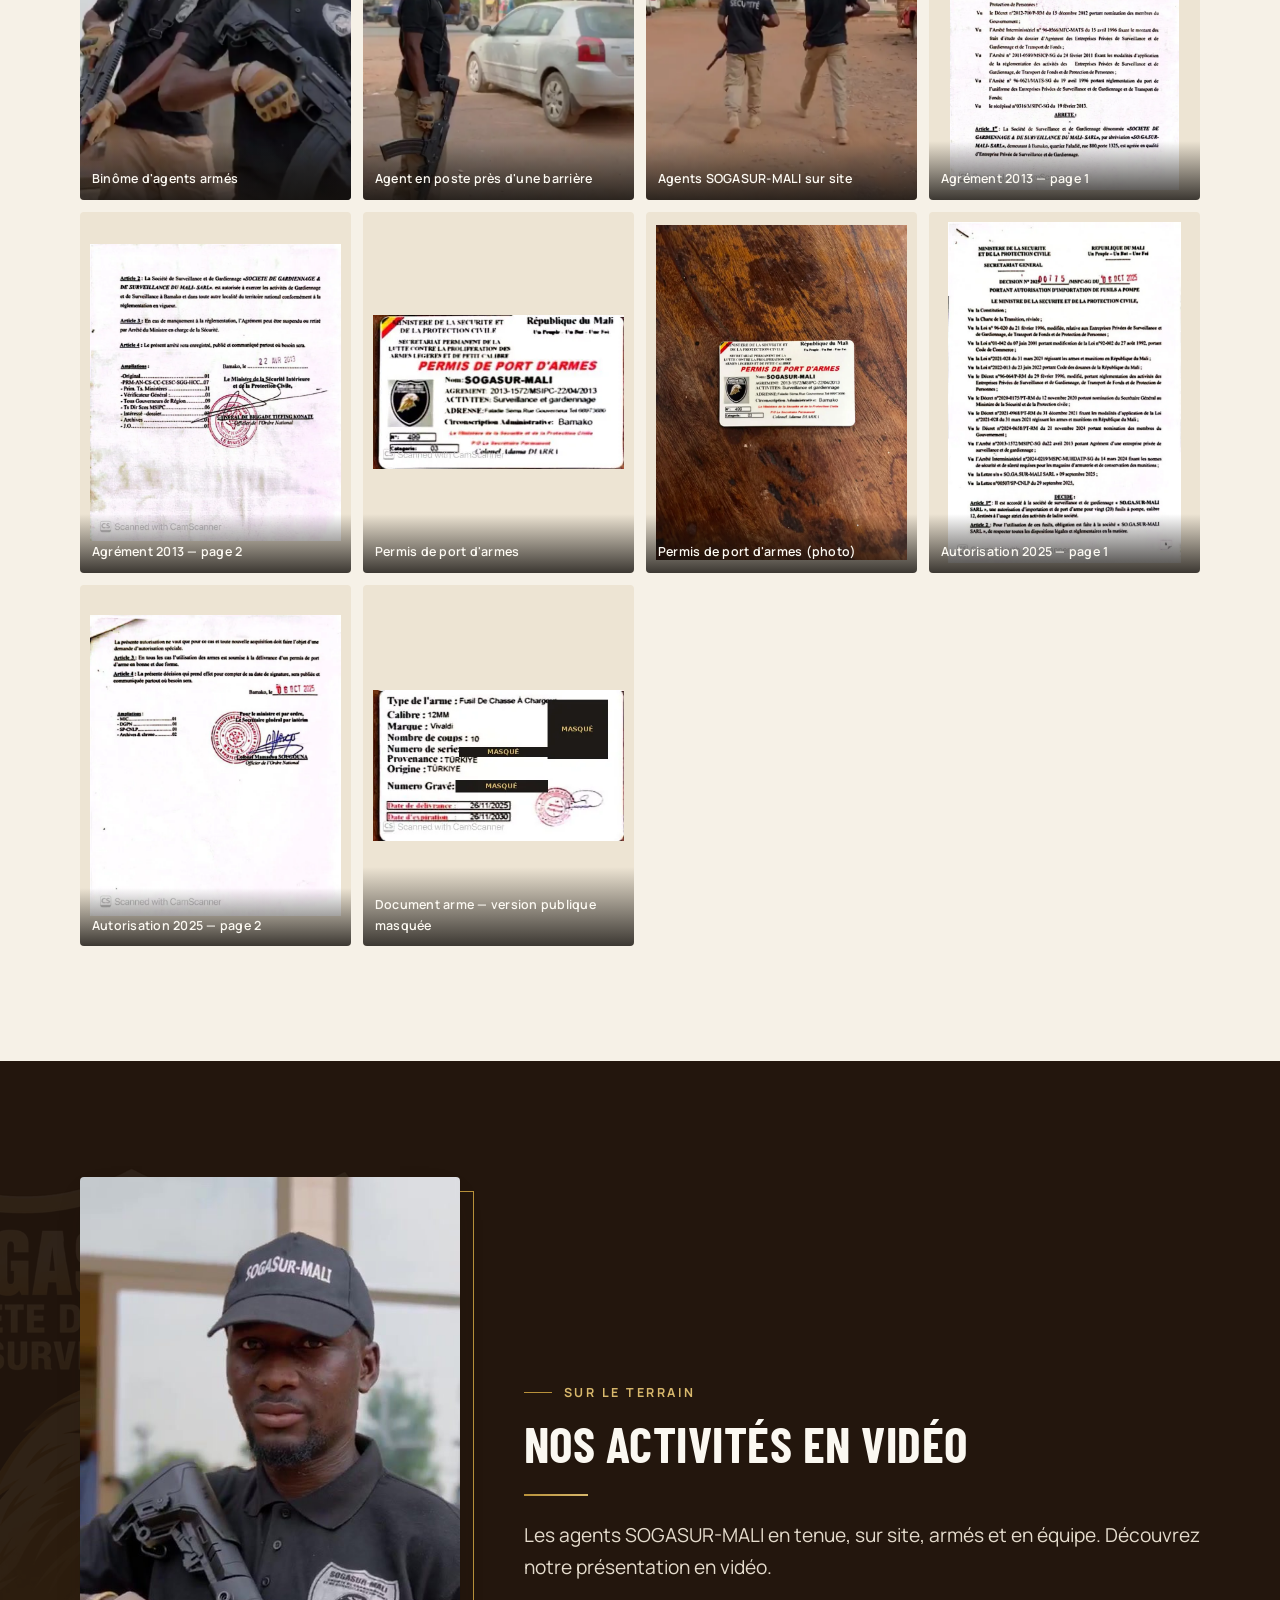
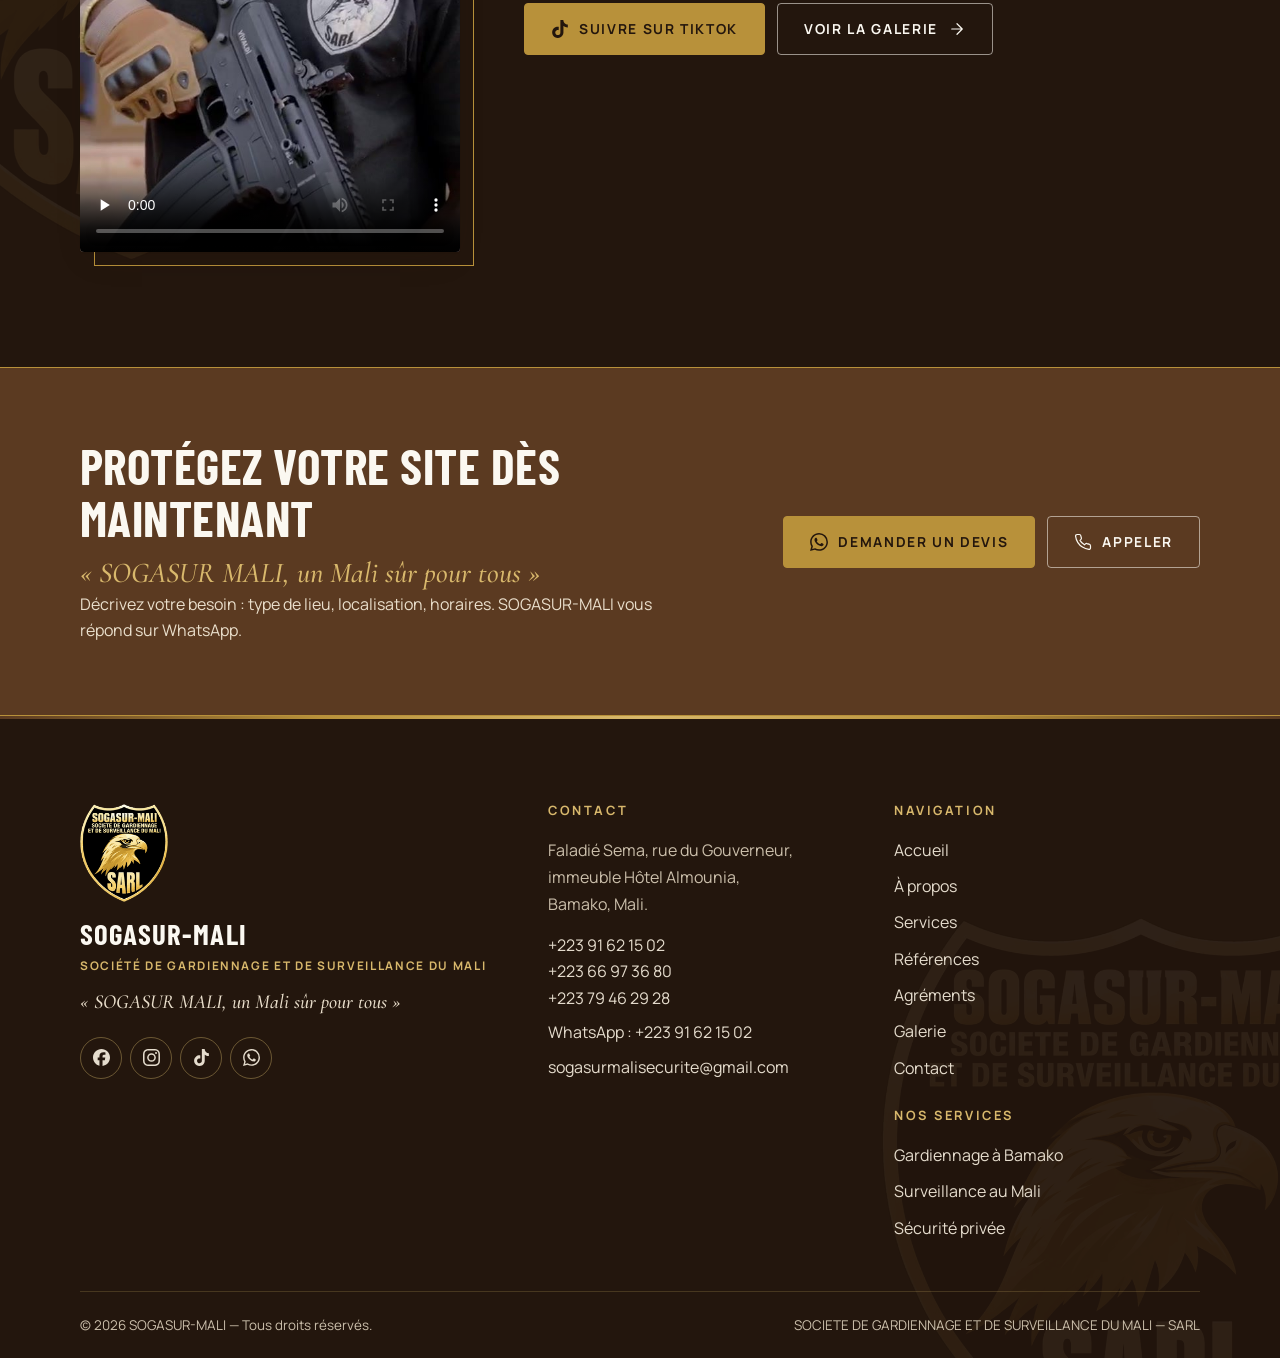
<file: gallery.html>
<!DOCTYPE html>
<html lang="fr" class="no-js">
<head>
<meta charset="utf-8">
<meta name="viewport" content="width=device-width, initial-scale=1, viewport-fit=cover">
<title>Galerie photos | SOGASUR-MALI, agents de sécurité à Bamako</title>
<meta name="description" content="Photos des agents de sécurité SOGASUR-MALI en poste à Bamako et documents officiels de la société de gardiennage.">
<link rel="canonical" href="https://sogasurmali.github.io/gallery.html">
<meta name="robots" content="index, follow">
<meta name="theme-color" content="#23160D">
<meta name="format-detection" content="telephone=no">
<!-- Google Search Console : collez ici la balise de validation si vous choisissez la méthode « Balise HTML » -->
<!-- <meta name="google-site-verification" content="VOTRE_CODE"> -->
<meta property="og:type" content="website">
<meta property="og:locale" content="fr_FR">
<meta property="og:site_name" content="SOGASUR-MALI">
<meta property="og:title" content="Galerie photos | SOGASUR-MALI, agents de sécurité à Bamako">
<meta property="og:description" content="Photos des agents de sécurité SOGASUR-MALI en poste à Bamako et documents officiels de la société de gardiennage.">
<meta property="og:url" content="https://sogasurmali.github.io/gallery.html">
<meta property="og:image" content="https://sogasurmali.github.io/images/og-sogasur-mali.jpg">
<meta property="og:image:width" content="1200">
<meta property="og:image:height" content="630">
<meta property="og:image:alt" content="Logo SOGASUR-MALI et agent de sécurité en poste">
<meta name="twitter:card" content="summary_large_image">
<link rel="icon" href="favicon.ico" sizes="any">
<link rel="icon" type="image/png" sizes="32x32" href="favicon-32.png">
<link rel="apple-touch-icon" href="apple-touch-icon.png">
<link rel="manifest" href="site.webmanifest">
<link rel="preload" href="assets/fonts/manrope-latin-400-normal.woff2" as="font" type="font/woff2" crossorigin>
<link rel="preload" href="assets/fonts/barlow-condensed-latin-700-normal.woff2" as="font" type="font/woff2" crossorigin>

<link rel="stylesheet" href="css/style.css">
<script type="application/ld+json">{"@context": "https://schema.org", "@type": "LocalBusiness", "@id": "https://sogasurmali.github.io/#organisation", "name": "SOGASUR-MALI", "legalName": "Société de Gardiennage et de Surveillance du Mali SARL", "alternateName": ["SOGASUR MALI", "Société de gardiennage et de surveillance du Mali"], "description": "Société de gardiennage et de surveillance basée à Bamako : gardiens et agents armés, présence 24h/24 et 7j/7, pour entreprises, administrations, établissements et particuliers au Mali.", "slogan": "SOGASUR MALI, un Mali sûr pour tous", "foundingDate": "2012", "founder": {"@type": "Person", "name": "Ali SIDIBE"}, "url": "https://sogasurmali.github.io/", "logo": "https://sogasurmali.github.io/images/logo/logo-sogasur-mali-400.png", "image": "https://sogasurmali.github.io/images/og-sogasur-mali.jpg", "telephone": "+22391621502", "email": "sogasurmalisecurite@gmail.com", "contactPoint": [{"@type": "ContactPoint", "telephone": "+22391621502", "contactType": "customer service", "areaServed": "ML", "availableLanguage": "French"}, {"@type": "ContactPoint", "telephone": "+22366973680", "contactType": "customer service", "areaServed": "ML", "availableLanguage": "French"}, {"@type": "ContactPoint", "telephone": "+22379462928", "contactType": "customer service", "areaServed": "ML", "availableLanguage": "French"}], "address": {"@type": "PostalAddress", "streetAddress": "Faladié Sema, rue du Gouverneur, immeuble Hôtel Almounia", "addressLocality": "Bamako", "addressCountry": "ML"}, "areaServed": {"@type": "Country", "name": "Mali"}, "geo": {"@type": "GeoCoordinates", "latitude": 12.585652, "longitude": -7.9512909}, "hasMap": "https://www.google.com/maps/place/Hotel+Alumounia+II/@12.585652,-7.9512909,17z", "sameAs": ["https://www.facebook.com/share/1cGJ3rPSbM/", "https://www.instagram.com/sogasur_mali", "https://www.tiktok.com/@sogas771"]}</script>
<script type="application/ld+json">{"@context": "https://schema.org", "@type": "BreadcrumbList", "itemListElement": [{"@type": "ListItem", "position": 1, "name": "Accueil", "item": "https://sogasurmali.github.io/"}, {"@type": "ListItem", "position": 2, "name": "Galerie", "item": "https://sogasurmali.github.io/gallery.html"}]}</script>
</head>
<body>
<a class="skip" href="#contenu">Aller au contenu</a>

<div class="topbar">
  <div class="wrap">
    <div class="topbar-info">
      <span><svg viewBox="0 0 24 24" fill="none" stroke="currentColor" stroke-width="1.6" stroke-linecap="round" stroke-linejoin="round" aria-hidden="true"><path d="M20 10c0 6-8 12-8 12S4 16 4 10a8 8 0 0 1 16 0z"/><circle cx="12" cy="10" r="3"/></svg>Faladié Sema, Bamako</span>
      <a href="tel:+22391621502"><svg viewBox="0 0 24 24" fill="none" stroke="currentColor" stroke-width="1.6" stroke-linecap="round" stroke-linejoin="round" aria-hidden="true"><path d="M22 16.9v3a2 2 0 0 1-2.2 2 19.8 19.8 0 0 1-8.6-3.1 19.5 19.5 0 0 1-6-6A19.8 19.8 0 0 1 2.1 4.2 2 2 0 0 1 4.1 2h3a2 2 0 0 1 2 1.7c.1.9.4 1.8.7 2.7a2 2 0 0 1-.5 2.1L8 9.8a16 16 0 0 0 6 6l1.3-1.3a2 2 0 0 1 2.1-.4c.9.3 1.8.6 2.7.7a2 2 0 0 1 1.7 2z"/></svg>+223 91 62 15 02</a>
      <a href="https://wa.me/22391621502?text=Bonjour%20SOGASUR-MALI%2C%20je%20souhaite%20obtenir%20des%20informations%20sur%20vos%20services%20de%20gardiennage%20et%20de%20surveillance." target="_blank" rel="noopener"><svg viewBox="0 0 24 24" fill="currentColor" aria-hidden="true"><path d="M17.472 14.382c-.297-.149-1.758-.867-2.03-.967-.273-.099-.471-.148-.67.15-.197.297-.767.966-.94 1.164-.173.199-.347.223-.644.075-.297-.15-1.255-.463-2.39-1.475-.883-.788-1.48-1.761-1.653-2.059-.173-.297-.018-.458.13-.606.134-.133.298-.347.446-.52.149-.174.198-.298.298-.497.099-.198.05-.371-.025-.52-.075-.149-.669-1.612-.916-2.207-.242-.579-.487-.5-.669-.51-.173-.008-.371-.01-.57-.01-.198 0-.52.074-.792.372-.272.297-1.04 1.016-1.04 2.479 0 1.462 1.065 2.875 1.213 3.074.149.198 2.096 3.2 5.077 4.487.709.306 1.262.489 1.694.625.712.227 1.36.195 1.871.118.571-.085 1.758-.719 2.006-1.413.248-.694.248-1.289.173-1.413-.074-.124-.272-.198-.57-.347m-5.421 7.403h-.004a9.87 9.87 0 01-5.031-1.378l-.361-.214-3.741.982.998-3.648-.235-.374a9.86 9.86 0 01-1.51-5.26c.001-5.45 4.436-9.884 9.888-9.884 2.64 0 5.122 1.03 6.988 2.898a9.825 9.825 0 012.893 6.994c-.003 5.45-4.437 9.884-9.885 9.884m8.413-18.297A11.815 11.815 0 0012.05 0C5.495 0 .16 5.335.157 11.892c0 2.096.547 4.142 1.588 5.945L.057 24l6.305-1.654a11.882 11.882 0 005.683 1.448h.005c6.554 0 11.89-5.335 11.893-11.893a11.821 11.821 0 00-3.48-8.413Z"/></svg>WhatsApp +223 91 62 15 02</a>
      <a href="mailto:sogasurmalisecurite@gmail.com"><svg viewBox="0 0 24 24" fill="none" stroke="currentColor" stroke-width="1.6" stroke-linecap="round" stroke-linejoin="round" aria-hidden="true"><rect x="2" y="4" width="20" height="16" rx="2"/><path d="m22 7-10 6L2 7"/></svg>sogasurmalisecurite@gmail.com</a>
    </div>
    <ul class="social">
  <li><a href="https://www.facebook.com/share/1cGJ3rPSbM/?mibextid=wwXIfr" target="_blank" rel="noopener" aria-label="Facebook de SOGASUR-MALI"><svg viewBox="0 0 24 24" fill="currentColor" aria-hidden="true"><path d="M9.101 23.691v-7.98H6.627v-3.667h2.474v-1.58c0-4.085 1.848-5.978 5.858-5.978.401 0 .955.042 1.468.103a8.68 8.68 0 0 1 1.141.195v3.325a8.623 8.623 0 0 0-.653-.036 26.805 26.805 0 0 0-.733-.009c-.707 0-1.259.096-1.675.309a1.686 1.686 0 0 0-.679.622c-.258.42-.374.995-.374 1.752v1.297h3.919l-.386 2.103-.287 1.564h-3.246v8.245C19.396 23.238 24 18.179 24 12.044c0-6.627-5.373-12-12-12s-12 5.373-12 12c0 5.628 3.874 10.35 9.101 11.647Z"/></svg></a></li>
  <li><a href="https://www.instagram.com/sogasur_mali?stkn=cTR3ZTA2YWw3cGln&amp;utm_source=qr" target="_blank" rel="noopener" aria-label="Instagram de SOGASUR-MALI"><svg viewBox="0 0 24 24" fill="currentColor" aria-hidden="true"><path d="M7.0301.084c-1.2768.0602-2.1487.264-2.911.5634-.7888.3075-1.4575.72-2.1228 1.3877-.6652.6677-1.075 1.3368-1.3802 2.127-.2954.7638-.4956 1.6365-.552 2.914-.0564 1.2775-.0689 1.6882-.0626 4.947.0062 3.2586.0206 3.6671.0825 4.9473.061 1.2765.264 2.1482.5635 2.9107.308.7889.72 1.4573 1.388 2.1228.6679.6655 1.3365 1.0743 2.1285 1.38.7632.295 1.6361.4961 2.9134.552 1.2773.056 1.6884.069 4.9462.0627 3.2578-.0062 3.668-.0207 4.9478-.0814 1.28-.0607 2.147-.2652 2.9098-.5633.7889-.3086 1.4578-.72 2.1228-1.3881.665-.6682 1.0745-1.3378 1.3795-2.1284.2957-.7632.4966-1.636.552-2.9124.056-1.2809.0692-1.6898.063-4.948-.0063-3.2583-.021-3.6668-.0817-4.9465-.0607-1.2797-.264-2.1487-.5633-2.9117-.3084-.7889-.72-1.4568-1.3876-2.1228C21.2982 1.33 20.628.9208 19.8378.6165 19.074.321 18.2017.1197 16.9244.0645 15.6471.0093 15.236-.005 11.977.0014 8.718.0076 8.31.0215 7.0301.0839m.1402 21.6932c-1.17-.0509-1.8053-.2453-2.2287-.408-.5606-.216-.96-.4771-1.3819-.895-.422-.4178-.6811-.8186-.9-1.378-.1644-.4234-.3624-1.058-.4171-2.228-.0595-1.2645-.072-1.6442-.079-4.848-.007-3.2037.0053-3.583.0607-4.848.05-1.169.2456-1.805.408-2.2282.216-.5613.4762-.96.895-1.3816.4188-.4217.8184-.6814 1.3783-.9003.423-.1651 1.0575-.3614 2.227-.4171 1.2655-.06 1.6447-.072 4.848-.079 3.2033-.007 3.5835.005 4.8495.0608 1.169.0508 1.8053.2445 2.228.408.5608.216.96.4754 1.3816.895.4217.4194.6816.8176.9005 1.3787.1653.4217.3617 1.056.4169 2.2263.0602 1.2655.0739 1.645.0796 4.848.0058 3.203-.0055 3.5834-.061 4.848-.051 1.17-.245 1.8055-.408 2.2294-.216.5604-.4763.96-.8954 1.3814-.419.4215-.8181.6811-1.3783.9-.4224.1649-1.0577.3617-2.2262.4174-1.2656.0595-1.6448.072-4.8493.079-3.2045.007-3.5825-.006-4.848-.0608M16.953 5.5864A1.44 1.44 0 1 0 18.39 4.144a1.44 1.44 0 0 0-1.437 1.4424M5.8385 12.012c.0067 3.4032 2.7706 6.1557 6.173 6.1493 3.4026-.0065 6.157-2.7701 6.1506-6.1733-.0065-3.4032-2.771-6.1565-6.174-6.1498-3.403.0067-6.156 2.771-6.1496 6.1738M8 12.0077a4 4 0 1 1 4.008 3.9921A3.9996 3.9996 0 0 1 8 12.0077"/></svg></a></li>
  <li><a href="https://www.tiktok.com/@sogas771?_r=1&amp;_t=ZS-99pvnPobqqI" target="_blank" rel="noopener" aria-label="TikTok de SOGASUR-MALI"><svg viewBox="0 0 24 24" fill="currentColor" aria-hidden="true"><path d="M12.525.02c1.31-.02 2.61-.01 3.91-.02.08 1.53.63 3.09 1.75 4.17 1.12 1.11 2.7 1.62 4.24 1.79v4.03c-1.44-.05-2.89-.35-4.2-.97-.57-.26-1.1-.59-1.62-.93-.01 2.92.01 5.84-.02 8.75-.08 1.4-.54 2.79-1.35 3.94-1.31 1.92-3.58 3.17-5.91 3.21-1.43.08-2.86-.31-4.08-1.03-2.02-1.19-3.44-3.37-3.65-5.71-.02-.5-.03-1-.01-1.49.18-1.9 1.12-3.72 2.58-4.96 1.66-1.44 3.98-2.13 6.15-1.72.02 1.48-.04 2.96-.04 4.44-.99-.32-2.15-.23-3.02.37-.63.41-1.11 1.04-1.36 1.75-.21.51-.15 1.07-.14 1.61.24 1.64 1.82 3.02 3.5 2.87 1.12-.01 2.19-.66 2.77-1.61.19-.33.4-.67.41-1.06.1-1.79.06-3.57.07-5.36.01-4.03-.01-8.05.02-12.07z"/></svg></a></li>
  <li><a href="https://wa.me/22391621502?text=Bonjour%20SOGASUR-MALI%2C%20je%20souhaite%20obtenir%20des%20informations%20sur%20vos%20services%20de%20gardiennage%20et%20de%20surveillance." target="_blank" rel="noopener" aria-label="WhatsApp de SOGASUR-MALI"><svg viewBox="0 0 24 24" fill="currentColor" aria-hidden="true"><path d="M17.472 14.382c-.297-.149-1.758-.867-2.03-.967-.273-.099-.471-.148-.67.15-.197.297-.767.966-.94 1.164-.173.199-.347.223-.644.075-.297-.15-1.255-.463-2.39-1.475-.883-.788-1.48-1.761-1.653-2.059-.173-.297-.018-.458.13-.606.134-.133.298-.347.446-.52.149-.174.198-.298.298-.497.099-.198.05-.371-.025-.52-.075-.149-.669-1.612-.916-2.207-.242-.579-.487-.5-.669-.51-.173-.008-.371-.01-.57-.01-.198 0-.52.074-.792.372-.272.297-1.04 1.016-1.04 2.479 0 1.462 1.065 2.875 1.213 3.074.149.198 2.096 3.2 5.077 4.487.709.306 1.262.489 1.694.625.712.227 1.36.195 1.871.118.571-.085 1.758-.719 2.006-1.413.248-.694.248-1.289.173-1.413-.074-.124-.272-.198-.57-.347m-5.421 7.403h-.004a9.87 9.87 0 01-5.031-1.378l-.361-.214-3.741.982.998-3.648-.235-.374a9.86 9.86 0 01-1.51-5.26c.001-5.45 4.436-9.884 9.888-9.884 2.64 0 5.122 1.03 6.988 2.898a9.825 9.825 0 012.893 6.994c-.003 5.45-4.437 9.884-9.885 9.884m8.413-18.297A11.815 11.815 0 0012.05 0C5.495 0 .16 5.335.157 11.892c0 2.096.547 4.142 1.588 5.945L.057 24l6.305-1.654a11.882 11.882 0 005.683 1.448h.005c6.554 0 11.89-5.335 11.893-11.893a11.821 11.821 0 00-3.48-8.413Z"/></svg></a></li>
</ul>
  </div>
</div>

<header class="site-header">
  <div class="wrap">
    <a class="brand" href="index.html" aria-label="SOGASUR-MALI, retour à l'accueil">
      <img src="images/logo/logo-sogasur-mali-160.png" alt="Logo SOGASUR-MALI" width="160" height="179">
      <span class="brand-text"><span class="brand-name">SOGASUR-MALI</span><span class="brand-sub">Gardiennage &amp; surveillance</span></span>
    </a>
    <nav class="nav" aria-label="Navigation principale"><ul><li><a href="index.html">Accueil</a></li><li><a href="about.html">À propos</a></li><li><a href="services.html">Services</a></li><li><a href="references.html">Nos références</a></li><li><a href="agrements.html">Agréments</a></li><li><a href="gallery.html" aria-current="page">Galerie</a></li><li><a href="contact.html">Contact</a></li></ul></nav>
    <div class="header-actions">
      <a class="header-wa" href="https://wa.me/22391621502?text=Bonjour%20SOGASUR-MALI%2C%20je%20souhaite%20obtenir%20des%20informations%20sur%20vos%20services%20de%20gardiennage%20et%20de%20surveillance." target="_blank" rel="noopener"><svg viewBox="0 0 24 24" fill="currentColor" aria-hidden="true"><path d="M17.472 14.382c-.297-.149-1.758-.867-2.03-.967-.273-.099-.471-.148-.67.15-.197.297-.767.966-.94 1.164-.173.199-.347.223-.644.075-.297-.15-1.255-.463-2.39-1.475-.883-.788-1.48-1.761-1.653-2.059-.173-.297-.018-.458.13-.606.134-.133.298-.347.446-.52.149-.174.198-.298.298-.497.099-.198.05-.371-.025-.52-.075-.149-.669-1.612-.916-2.207-.242-.579-.487-.5-.669-.51-.173-.008-.371-.01-.57-.01-.198 0-.52.074-.792.372-.272.297-1.04 1.016-1.04 2.479 0 1.462 1.065 2.875 1.213 3.074.149.198 2.096 3.2 5.077 4.487.709.306 1.262.489 1.694.625.712.227 1.36.195 1.871.118.571-.085 1.758-.719 2.006-1.413.248-.694.248-1.289.173-1.413-.074-.124-.272-.198-.57-.347m-5.421 7.403h-.004a9.87 9.87 0 01-5.031-1.378l-.361-.214-3.741.982.998-3.648-.235-.374a9.86 9.86 0 01-1.51-5.26c.001-5.45 4.436-9.884 9.888-9.884 2.64 0 5.122 1.03 6.988 2.898a9.825 9.825 0 012.893 6.994c-.003 5.45-4.437 9.884-9.885 9.884m8.413-18.297A11.815 11.815 0 0012.05 0C5.495 0 .16 5.335.157 11.892c0 2.096.547 4.142 1.588 5.945L.057 24l6.305-1.654a11.882 11.882 0 005.683 1.448h.005c6.554 0 11.89-5.335 11.893-11.893a11.821 11.821 0 00-3.48-8.413Z"/></svg><span><small>WhatsApp</small>+223 91 62 15 02</span></a>
      <a class="btn btn-primary header-cta" href="https://wa.me/22391621502?text=Bonjour%20SOGASUR-MALI%2C%20je%20souhaite%20demander%20un%20devis%20pour%20un%20service%20de%20gardiennage/surveillance." target="_blank" rel="noopener">Demander un devis</a>
      <a class="wa-icon-btn" href="https://wa.me/22391621502?text=Bonjour%20SOGASUR-MALI%2C%20je%20souhaite%20obtenir%20des%20informations%20sur%20vos%20services%20de%20gardiennage%20et%20de%20surveillance." target="_blank" rel="noopener" aria-label="Écrire sur WhatsApp au +223 91 62 15 02"><svg viewBox="0 0 24 24" fill="currentColor" aria-hidden="true"><path d="M17.472 14.382c-.297-.149-1.758-.867-2.03-.967-.273-.099-.471-.148-.67.15-.197.297-.767.966-.94 1.164-.173.199-.347.223-.644.075-.297-.15-1.255-.463-2.39-1.475-.883-.788-1.48-1.761-1.653-2.059-.173-.297-.018-.458.13-.606.134-.133.298-.347.446-.52.149-.174.198-.298.298-.497.099-.198.05-.371-.025-.52-.075-.149-.669-1.612-.916-2.207-.242-.579-.487-.5-.669-.51-.173-.008-.371-.01-.57-.01-.198 0-.52.074-.792.372-.272.297-1.04 1.016-1.04 2.479 0 1.462 1.065 2.875 1.213 3.074.149.198 2.096 3.2 5.077 4.487.709.306 1.262.489 1.694.625.712.227 1.36.195 1.871.118.571-.085 1.758-.719 2.006-1.413.248-.694.248-1.289.173-1.413-.074-.124-.272-.198-.57-.347m-5.421 7.403h-.004a9.87 9.87 0 01-5.031-1.378l-.361-.214-3.741.982.998-3.648-.235-.374a9.86 9.86 0 01-1.51-5.26c.001-5.45 4.436-9.884 9.888-9.884 2.64 0 5.122 1.03 6.988 2.898a9.825 9.825 0 012.893 6.994c-.003 5.45-4.437 9.884-9.885 9.884m8.413-18.297A11.815 11.815 0 0012.05 0C5.495 0 .16 5.335.157 11.892c0 2.096.547 4.142 1.588 5.945L.057 24l6.305-1.654a11.882 11.882 0 005.683 1.448h.005c6.554 0 11.89-5.335 11.893-11.893a11.821 11.821 0 00-3.48-8.413Z"/></svg></a>
      <button class="menu-toggle" type="button" aria-controls="drawer" aria-expanded="false" aria-label="Ouvrir le menu"><svg viewBox="0 0 24 24" fill="none" stroke="currentColor" stroke-width="1.6" stroke-linecap="round" stroke-linejoin="round" aria-hidden="true"><path d="M3 6h18M3 12h18M3 18h18"/></svg></button>
    </div>
  </div>
</header>

<div class="drawer" id="drawer" aria-hidden="true" role="dialog" aria-label="Menu">
  <div class="drawer-head">
    <span class="brand"><img src="images/logo/logo-sogasur-mali-160.png" alt="" width="160" height="179"><span class="brand-text"><span class="brand-name">SOGASUR-MALI</span><span class="brand-sub">Gardiennage &amp; surveillance</span></span></span>
    <button class="drawer-close" type="button" aria-label="Fermer le menu"><svg viewBox="0 0 24 24" fill="none" stroke="currentColor" stroke-width="1.6" stroke-linecap="round" stroke-linejoin="round" aria-hidden="true"><path d="M18 6 6 18M6 6l12 12"/></svg></button>
  </div>
  <nav aria-label="Navigation mobile"><ul><li><a href="index.html">Accueil<svg viewBox="0 0 24 24" fill="none" stroke="currentColor" stroke-width="1.6" stroke-linecap="round" stroke-linejoin="round" aria-hidden="true"><path d="M5 12h14M12 5l7 7-7 7"/></svg></a></li><li><a href="about.html">À propos<svg viewBox="0 0 24 24" fill="none" stroke="currentColor" stroke-width="1.6" stroke-linecap="round" stroke-linejoin="round" aria-hidden="true"><path d="M5 12h14M12 5l7 7-7 7"/></svg></a></li><li><a href="services.html">Services<svg viewBox="0 0 24 24" fill="none" stroke="currentColor" stroke-width="1.6" stroke-linecap="round" stroke-linejoin="round" aria-hidden="true"><path d="M5 12h14M12 5l7 7-7 7"/></svg></a></li><li><a href="references.html">Nos références<svg viewBox="0 0 24 24" fill="none" stroke="currentColor" stroke-width="1.6" stroke-linecap="round" stroke-linejoin="round" aria-hidden="true"><path d="M5 12h14M12 5l7 7-7 7"/></svg></a></li><li><a href="agrements.html">Agréments<svg viewBox="0 0 24 24" fill="none" stroke="currentColor" stroke-width="1.6" stroke-linecap="round" stroke-linejoin="round" aria-hidden="true"><path d="M5 12h14M12 5l7 7-7 7"/></svg></a></li><li><a href="gallery.html" aria-current="page">Galerie<svg viewBox="0 0 24 24" fill="none" stroke="currentColor" stroke-width="1.6" stroke-linecap="round" stroke-linejoin="round" aria-hidden="true"><path d="M5 12h14M12 5l7 7-7 7"/></svg></a></li><li><a href="contact.html">Contact<svg viewBox="0 0 24 24" fill="none" stroke="currentColor" stroke-width="1.6" stroke-linecap="round" stroke-linejoin="round" aria-hidden="true"><path d="M5 12h14M12 5l7 7-7 7"/></svg></a></li></ul></nav>
  <a class="btn btn-gold btn-block" href="https://wa.me/22391621502?text=Bonjour%20SOGASUR-MALI%2C%20je%20souhaite%20demander%20un%20devis%20pour%20un%20service%20de%20gardiennage/surveillance." target="_blank" rel="noopener"><svg viewBox="0 0 24 24" fill="currentColor" aria-hidden="true"><path d="M17.472 14.382c-.297-.149-1.758-.867-2.03-.967-.273-.099-.471-.148-.67.15-.197.297-.767.966-.94 1.164-.173.199-.347.223-.644.075-.297-.15-1.255-.463-2.39-1.475-.883-.788-1.48-1.761-1.653-2.059-.173-.297-.018-.458.13-.606.134-.133.298-.347.446-.52.149-.174.198-.298.298-.497.099-.198.05-.371-.025-.52-.075-.149-.669-1.612-.916-2.207-.242-.579-.487-.5-.669-.51-.173-.008-.371-.01-.57-.01-.198 0-.52.074-.792.372-.272.297-1.04 1.016-1.04 2.479 0 1.462 1.065 2.875 1.213 3.074.149.198 2.096 3.2 5.077 4.487.709.306 1.262.489 1.694.625.712.227 1.36.195 1.871.118.571-.085 1.758-.719 2.006-1.413.248-.694.248-1.289.173-1.413-.074-.124-.272-.198-.57-.347m-5.421 7.403h-.004a9.87 9.87 0 01-5.031-1.378l-.361-.214-3.741.982.998-3.648-.235-.374a9.86 9.86 0 01-1.51-5.26c.001-5.45 4.436-9.884 9.888-9.884 2.64 0 5.122 1.03 6.988 2.898a9.825 9.825 0 012.893 6.994c-.003 5.45-4.437 9.884-9.885 9.884m8.413-18.297A11.815 11.815 0 0012.05 0C5.495 0 .16 5.335.157 11.892c0 2.096.547 4.142 1.588 5.945L.057 24l6.305-1.654a11.882 11.882 0 005.683 1.448h.005c6.554 0 11.89-5.335 11.893-11.893a11.821 11.821 0 00-3.48-8.413Z"/></svg>Demander un devis</a>
  <a class="btn btn-light btn-block" href="tel:+22391621502"><svg viewBox="0 0 24 24" fill="none" stroke="currentColor" stroke-width="1.6" stroke-linecap="round" stroke-linejoin="round" aria-hidden="true"><path d="M22 16.9v3a2 2 0 0 1-2.2 2 19.8 19.8 0 0 1-8.6-3.1 19.5 19.5 0 0 1-6-6A19.8 19.8 0 0 1 2.1 4.2 2 2 0 0 1 4.1 2h3a2 2 0 0 1 2 1.7c.1.9.4 1.8.7 2.7a2 2 0 0 1-.5 2.1L8 9.8a16 16 0 0 0 6 6l1.3-1.3a2 2 0 0 1 2.1-.4c.9.3 1.8.6 2.7.7a2 2 0 0 1 1.7 2z"/></svg>Appeler le +223 91 62 15 02</a>
  <p class="drawer-contact">Tél. : <a href="tel:+22391621502">+223 91 62 15 02</a> · <a href="tel:+22366973680">+223 66 97 36 80</a> · <a href="tel:+22379462928">+223 79 46 29 28</a><br>Faladié Sema, rue du Gouverneur, immeuble Hôtel Almounia, Bamako, Mali.<br><a href="mailto:sogasurmalisecurite@gmail.com">sogasurmalisecurite@gmail.com</a></p>
</div>

<main id="contenu">
<section class="page-hero wm wm-right"><div class="wrap"><nav class="crumbs" aria-label="Fil d'Ariane"><ol><li><a href="index.html">Accueil</a></li><li aria-current="page">Galerie</li></ol></nav><p class="eyebrow">En images</p>
<h1>Galerie</h1>
<p class="lead">Les agents de SOGASUR-MALI sur le terrain et les documents officiels de la société.</p></div></section>

<section class="section">
  <div class="wrap">
    <div class="filters" data-filters role="group" aria-label="Filtrer par catégorie"></div>
    <div class="gallery" data-gallery>
      <button type="button" class="g-item" data-cat="agents" data-lb data-group="gallery" data-src="images/agents/agent-sogasur-mali-entree-1280.jpg" data-caption="Agent SOGASUR-MALI à l'entrée d'un bâtiment"><picture><source type="image/webp" srcset="images/agents/agent-sogasur-mali-entree-640.webp 640w, images/agents/agent-sogasur-mali-entree-1280.webp 1280w" sizes="(min-width:1100px) 25vw, (min-width:760px) 33vw, 50vw"><img src="images/agents/agent-sogasur-mali-entree-1280.jpg" srcset="images/agents/agent-sogasur-mali-entree-640.jpg 640w, images/agents/agent-sogasur-mali-entree-1280.jpg 1280w" sizes="(min-width:1100px) 25vw, (min-width:760px) 33vw, 50vw" alt="Agent de sécurité SOGASUR-MALI en tenue, devant l'entrée d'un bâtiment à Bamako" width="1280" height="960" loading="lazy" decoding="async"></picture><figcaption>Agent SOGASUR-MALI à l'entrée d'un bâtiment</figcaption></button><button type="button" class="g-item" data-cat="agents" data-lb data-group="gallery" data-src="images/agents/agent-sogasur-mali-cour-750.jpg" data-caption="Agent SOGASUR-MALI en poste"><picture><source type="image/webp" srcset="images/agents/agent-sogasur-mali-cour-480.webp 480w, images/agents/agent-sogasur-mali-cour-750.webp 750w" sizes="(min-width:1100px) 25vw, (min-width:760px) 33vw, 50vw"><img src="images/agents/agent-sogasur-mali-cour-750.jpg" srcset="images/agents/agent-sogasur-mali-cour-480.jpg 480w, images/agents/agent-sogasur-mali-cour-750.jpg 750w" sizes="(min-width:1100px) 25vw, (min-width:760px) 33vw, 50vw" alt="Agent de gardiennage SOGASUR-MALI en tenue dans une cour" width="750" height="1000" loading="lazy" decoding="async"></picture><figcaption>Agent SOGASUR-MALI en poste</figcaption></button><button type="button" class="g-item" data-cat="agents" data-lb data-group="gallery" data-src="images/agents/agent-sogasur-mali-poste-750.jpg" data-caption="Agent SOGASUR-MALI devant un bâtiment"><picture><source type="image/webp" srcset="images/agents/agent-sogasur-mali-poste-480.webp 480w, images/agents/agent-sogasur-mali-poste-750.webp 750w" sizes="(min-width:1100px) 25vw, (min-width:760px) 33vw, 50vw"><img src="images/agents/agent-sogasur-mali-poste-750.jpg" srcset="images/agents/agent-sogasur-mali-poste-480.jpg 480w, images/agents/agent-sogasur-mali-poste-750.jpg 750w" sizes="(min-width:1100px) 25vw, (min-width:760px) 33vw, 50vw" alt="Agent de surveillance SOGASUR-MALI en poste devant un bâtiment" width="750" height="1000" loading="lazy" decoding="async"></picture><figcaption>Agent SOGASUR-MALI devant un bâtiment</figcaption></button><button type="button" class="g-item" data-cat="agents" data-lb data-group="gallery" data-src="images/agents/agent-casquette-sogasur-mali.jpg" data-caption="Agent SOGASUR-MALI en tenue"><picture><source type="image/webp" srcset="images/agents/agent-casquette-sogasur-mali.webp" sizes="(min-width:1100px) 25vw, (min-width:760px) 33vw, 50vw"><img src="images/agents/agent-casquette-sogasur-mali.jpg" srcset="images/agents/agent-casquette-sogasur-mali.jpg" sizes="(min-width:1100px) 25vw, (min-width:760px) 33vw, 50vw" alt="Agent SOGASUR-MALI avec casquette et polo aux couleurs de la société" width="576" height="1024" loading="lazy" decoding="async"></picture><figcaption>Agent SOGASUR-MALI en tenue</figcaption></button><button type="button" class="g-item" data-cat="agents" data-lb data-group="gallery" data-src="images/agents/agent-arme-sogasur-mali.jpg" data-caption="Agent armé SOGASUR-MALI en poste"><picture><source type="image/webp" srcset="images/agents/agent-arme-sogasur-mali.webp" sizes="(min-width:1100px) 25vw, (min-width:760px) 33vw, 50vw"><img src="images/agents/agent-arme-sogasur-mali.jpg" srcset="images/agents/agent-arme-sogasur-mali.jpg" sizes="(min-width:1100px) 25vw, (min-width:760px) 33vw, 50vw" alt="Agent armé SOGASUR-MALI en poste devant un bâtiment" width="576" height="1024" loading="lazy" decoding="async"></picture><figcaption>Agent armé SOGASUR-MALI en poste</figcaption></button><button type="button" class="g-item" data-cat="agents" data-lb data-group="gallery" data-src="images/agents/ecusson-sogasur-mali.jpg" data-caption="L'écusson SOGASUR-MALI"><picture><source type="image/webp" srcset="images/agents/ecusson-sogasur-mali.webp" sizes="(min-width:1100px) 25vw, (min-width:760px) 33vw, 50vw"><img src="images/agents/ecusson-sogasur-mali.jpg" srcset="images/agents/ecusson-sogasur-mali.jpg" sizes="(min-width:1100px) 25vw, (min-width:760px) 33vw, 50vw" alt="Écusson SOGASUR-MALI brodé sur le polo noir d'un agent" width="576" height="1024" loading="lazy" decoding="async"></picture><figcaption>L'écusson SOGASUR-MALI</figcaption></button><button type="button" class="g-item" data-cat="agents" data-lb data-group="gallery" data-src="images/agents/tenue-agent-sogasur-mali.jpg" data-caption="La tenue des agents SOGASUR-MALI"><picture><source type="image/webp" srcset="images/agents/tenue-agent-sogasur-mali.webp" sizes="(min-width:1100px) 25vw, (min-width:760px) 33vw, 50vw"><img src="images/agents/tenue-agent-sogasur-mali.jpg" srcset="images/agents/tenue-agent-sogasur-mali.jpg" sizes="(min-width:1100px) 25vw, (min-width:760px) 33vw, 50vw" alt="Agent SOGASUR-MALI en polo noir avec l'écusson de la société" width="576" height="1024" loading="lazy" decoding="async"></picture><figcaption>La tenue des agents SOGASUR-MALI</figcaption></button><button type="button" class="g-item" data-cat="equipes" data-lb data-group="gallery" data-src="images/equipes/equipe-sogasur-mali.jpg" data-caption="Équipe SOGASUR-MALI"><picture><source type="image/webp" srcset="images/equipes/equipe-sogasur-mali.webp" sizes="(min-width:1100px) 25vw, (min-width:760px) 33vw, 50vw"><img src="images/equipes/equipe-sogasur-mali.jpg" srcset="images/equipes/equipe-sogasur-mali.jpg" sizes="(min-width:1100px) 25vw, (min-width:760px) 33vw, 50vw" alt="Équipe de trois agents armés SOGASUR-MALI devant l'entrée d'un bâtiment" width="576" height="1024" loading="lazy" decoding="async"></picture><figcaption>Équipe SOGASUR-MALI</figcaption></button><button type="button" class="g-item" data-cat="equipes" data-lb data-group="gallery" data-src="images/equipes/binome-agents-sogasur-mali.jpg" data-caption="Binôme d'agents armés"><picture><source type="image/webp" srcset="images/equipes/binome-agents-sogasur-mali.webp" sizes="(min-width:1100px) 25vw, (min-width:760px) 33vw, 50vw"><img src="images/equipes/binome-agents-sogasur-mali.jpg" srcset="images/equipes/binome-agents-sogasur-mali.jpg" sizes="(min-width:1100px) 25vw, (min-width:760px) 33vw, 50vw" alt="Deux agents armés SOGASUR-MALI en poste devant un bâtiment" width="576" height="1024" loading="lazy" decoding="async"></picture><figcaption>Binôme d'agents armés</figcaption></button><button type="button" class="g-item" data-cat="activites" data-lb data-group="gallery" data-src="images/activites/agent-sogasur-mali-barriere.jpg" data-caption="Agent en poste près d'une barrière"><picture><source type="image/webp" srcset="images/activites/agent-sogasur-mali-barriere.webp" sizes="(min-width:1100px) 25vw, (min-width:760px) 33vw, 50vw"><img src="images/activites/agent-sogasur-mali-barriere.jpg" srcset="images/activites/agent-sogasur-mali-barriere.jpg" sizes="(min-width:1100px) 25vw, (min-width:760px) 33vw, 50vw" alt="Agent armé SOGASUR-MALI en poste près d'une barrière d'accès" width="576" height="1024" loading="lazy" decoding="async"></picture><figcaption>Agent en poste près d'une barrière</figcaption></button><button type="button" class="g-item" data-cat="activites" data-lb data-group="gallery" data-src="images/activites/agents-sogasur-mali-site.jpg" data-caption="Agents SOGASUR-MALI sur site"><picture><source type="image/webp" srcset="images/activites/agents-sogasur-mali-site.webp" sizes="(min-width:1100px) 25vw, (min-width:760px) 33vw, 50vw"><img src="images/activites/agents-sogasur-mali-site.jpg" srcset="images/activites/agents-sogasur-mali-site.jpg" sizes="(min-width:1100px) 25vw, (min-width:760px) 33vw, 50vw" alt="Deux agents SOGASUR-MALI en tenue « Sécurité » se dirigeant vers un bâtiment" width="576" height="1024" loading="lazy" decoding="async"></picture><figcaption>Agents SOGASUR-MALI sur site</figcaption></button><button type="button" class="g-item doc-like" data-cat="agrements" data-kind="doc" data-lb data-group="gallery" data-src="images/agrements/agrement-2013-page-1.jpg" data-caption="Agrément 2013 — page 1"><picture><source type="image/webp" srcset="images/agrements/agrement-2013-page-1.webp" sizes="(min-width:1100px) 25vw, (min-width:760px) 33vw, 50vw"><img src="images/agrements/agrement-2013-page-1.jpg" srcset="images/agrements/agrement-2013-page-1.jpg" sizes="(min-width:1100px) 25vw, (min-width:760px) 33vw, 50vw" alt="Agrément 2013 — page 1" width="700" height="1044" loading="lazy" decoding="async"></picture><figcaption>Agrément 2013 — page 1</figcaption></button><button type="button" class="g-item doc-like" data-cat="agrements" data-kind="doc" data-lb data-group="gallery" data-src="images/agrements/agrement-2013-page-2.jpg" data-caption="Agrément 2013 — page 2"><picture><source type="image/webp" srcset="images/agrements/agrement-2013-page-2.webp" sizes="(min-width:1100px) 25vw, (min-width:760px) 33vw, 50vw"><img src="images/agrements/agrement-2013-page-2.jpg" srcset="images/agrements/agrement-2013-page-2.jpg" sizes="(min-width:1100px) 25vw, (min-width:760px) 33vw, 50vw" alt="Agrément 2013 — page 2" width="756" height="896" loading="lazy" decoding="async"></picture><figcaption>Agrément 2013 — page 2</figcaption></button><button type="button" class="g-item doc-like" data-cat="agrements" data-kind="doc" data-lb data-group="gallery" data-src="images/agrements/permis-port-armes.jpg" data-caption="Permis de port d'armes"><picture><source type="image/webp" srcset="images/agrements/permis-port-armes.webp" sizes="(min-width:1100px) 25vw, (min-width:760px) 33vw, 50vw"><img src="images/agrements/permis-port-armes.jpg" srcset="images/agrements/permis-port-armes.jpg" sizes="(min-width:1100px) 25vw, (min-width:760px) 33vw, 50vw" alt="Permis de port d'armes" width="456" height="280" loading="lazy" decoding="async"></picture><figcaption>Permis de port d'armes</figcaption></button><button type="button" class="g-item doc-like" data-cat="agrements" data-kind="doc" data-lb data-group="gallery" data-src="images/agrements/permis-port-armes-photo.jpg" data-caption="Permis de port d'armes (photo)"><picture><source type="image/webp" srcset="images/agrements/permis-port-armes-photo.webp" sizes="(min-width:1100px) 25vw, (min-width:760px) 33vw, 50vw"><img src="images/agrements/permis-port-armes-photo.jpg" srcset="images/agrements/permis-port-armes-photo.jpg" sizes="(min-width:1100px) 25vw, (min-width:760px) 33vw, 50vw" alt="Permis de port d'armes (photo)" width="810" height="1080" loading="lazy" decoding="async"></picture><figcaption>Permis de port d'armes (photo)</figcaption></button><button type="button" class="g-item doc-like" data-cat="agrements" data-kind="doc" data-lb data-group="gallery" data-src="images/agrements/autorisation-2025-page-1.jpg" data-caption="Autorisation 2025 — page 1"><picture><source type="image/webp" srcset="images/agrements/autorisation-2025-page-1.webp" sizes="(min-width:1100px) 25vw, (min-width:760px) 33vw, 50vw"><img src="images/agrements/autorisation-2025-page-1.jpg" srcset="images/agrements/autorisation-2025-page-1.jpg" sizes="(min-width:1100px) 25vw, (min-width:760px) 33vw, 50vw" alt="Autorisation 2025 — page 1" width="660" height="968" loading="lazy" decoding="async"></picture><figcaption>Autorisation 2025 — page 1</figcaption></button><button type="button" class="g-item doc-like" data-cat="agrements" data-kind="doc" data-lb data-group="gallery" data-src="images/agrements/autorisation-2025-page-2.jpg" data-caption="Autorisation 2025 — page 2"><picture><source type="image/webp" srcset="images/agrements/autorisation-2025-page-2.webp" sizes="(min-width:1100px) 25vw, (min-width:760px) 33vw, 50vw"><img src="images/agrements/autorisation-2025-page-2.jpg" srcset="images/agrements/autorisation-2025-page-2.jpg" sizes="(min-width:1100px) 25vw, (min-width:760px) 33vw, 50vw" alt="Autorisation 2025 — page 2" width="712" height="852" loading="lazy" decoding="async"></picture><figcaption>Autorisation 2025 — page 2</figcaption></button><button type="button" class="g-item doc-like" data-cat="agrements" data-kind="doc" data-lb data-group="gallery" data-src="images/agrements/document-arme-public.jpg" data-caption="Document arme — version publique masquée"><picture><source type="image/webp" srcset="images/agrements/document-arme-public.webp" sizes="(min-width:1100px) 25vw, (min-width:760px) 33vw, 50vw"><img src="images/agrements/document-arme-public.jpg" srcset="images/agrements/document-arme-public.jpg" sizes="(min-width:1100px) 25vw, (min-width:760px) 33vw, 50vw" alt="Document arme — version publique masquée" width="420" height="252" loading="lazy" decoding="async"></picture><figcaption>Document arme — version publique masquée</figcaption></button>
      <!-- AJOUTER UNE PHOTO : copiez un bloc <button class="g-item" ...> ci-dessus et changez data-cat
           (agents, equipes, activites, vehicules, sites, agrements), les chemins d'image et la légende.
           Le filtre de la catégorie apparaît automatiquement dès qu'une photo y est rangée. -->
    </div>
  </div>
</section>

<section class="section section-dark wm wm-left" id="videos" aria-labelledby="vid-t">
  <div class="wrap video-feature">
    <div class="video-frame reveal">
      <video controls playsinline preload="none" poster="images/agents/agent-casquette-sogasur-mali.jpg" aria-label="Vidéo de présentation SOGASUR-MALI">
        <source src="videos/sogasur-mali-presentation.mp4" type="video/mp4">
        Votre navigateur ne peut pas lire cette vidéo. <a href="videos/sogasur-mali-presentation.mp4">Télécharger la vidéo</a>.
      </video>
    </div>
    <div>
      <p class="eyebrow">Sur le terrain</p>
      <h2 id="vid-t">Nos activités en vidéo</h2>
      <hr class="gold-rule">
      <p class="lead">Les agents SOGASUR-MALI en tenue, sur site, armés et en équipe. Découvrez notre présentation en vidéo.</p>
      <div class="btn-row">
        <a class="btn btn-gold" href="https://www.tiktok.com/@sogas771?_r=1&amp;_t=ZS-99pvnPobqqI" target="_blank" rel="noopener"><svg viewBox="0 0 24 24" fill="currentColor" aria-hidden="true"><path d="M12.525.02c1.31-.02 2.61-.01 3.91-.02.08 1.53.63 3.09 1.75 4.17 1.12 1.11 2.7 1.62 4.24 1.79v4.03c-1.44-.05-2.89-.35-4.2-.97-.57-.26-1.1-.59-1.62-.93-.01 2.92.01 5.84-.02 8.75-.08 1.4-.54 2.79-1.35 3.94-1.31 1.92-3.58 3.17-5.91 3.21-1.43.08-2.86-.31-4.08-1.03-2.02-1.19-3.44-3.37-3.65-5.71-.02-.5-.03-1-.01-1.49.18-1.9 1.12-3.72 2.58-4.96 1.66-1.44 3.98-2.13 6.15-1.72.02 1.48-.04 2.96-.04 4.44-.99-.32-2.15-.23-3.02.37-.63.41-1.11 1.04-1.36 1.75-.21.51-.15 1.07-.14 1.61.24 1.64 1.82 3.02 3.5 2.87 1.12-.01 2.19-.66 2.77-1.61.19-.33.4-.67.41-1.06.1-1.79.06-3.57.07-5.36.01-4.03-.01-8.05.02-12.07z"/></svg>Suivre sur TikTok</a>
        <a class="btn btn-light" href="gallery.html">Voir la galerie <svg viewBox="0 0 24 24" fill="none" stroke="currentColor" stroke-width="1.6" stroke-linecap="round" stroke-linejoin="round" aria-hidden="true"><path d="M5 12h14M12 5l7 7-7 7"/></svg></a>
      </div>
    </div>
  </div>
</section>
<section class="cta-band" aria-labelledby="cta-t">
  <div class="wrap">
    <div>
      <h2 id="cta-t">Protégez votre site dès maintenant</h2>
      <p class="slogan">« SOGASUR MALI, un Mali sûr pour tous »</p>
      <p>Décrivez votre besoin : type de lieu, localisation, horaires. SOGASUR-MALI vous répond sur WhatsApp.</p>
    </div>
    <div class="btn-row">
      <a class="btn btn-gold" href="https://wa.me/22391621502?text=Bonjour%20SOGASUR-MALI%2C%20je%20souhaite%20demander%20un%20devis%20pour%20un%20service%20de%20gardiennage/surveillance." target="_blank" rel="noopener"><svg viewBox="0 0 24 24" fill="currentColor" aria-hidden="true"><path d="M17.472 14.382c-.297-.149-1.758-.867-2.03-.967-.273-.099-.471-.148-.67.15-.197.297-.767.966-.94 1.164-.173.199-.347.223-.644.075-.297-.15-1.255-.463-2.39-1.475-.883-.788-1.48-1.761-1.653-2.059-.173-.297-.018-.458.13-.606.134-.133.298-.347.446-.52.149-.174.198-.298.298-.497.099-.198.05-.371-.025-.52-.075-.149-.669-1.612-.916-2.207-.242-.579-.487-.5-.669-.51-.173-.008-.371-.01-.57-.01-.198 0-.52.074-.792.372-.272.297-1.04 1.016-1.04 2.479 0 1.462 1.065 2.875 1.213 3.074.149.198 2.096 3.2 5.077 4.487.709.306 1.262.489 1.694.625.712.227 1.36.195 1.871.118.571-.085 1.758-.719 2.006-1.413.248-.694.248-1.289.173-1.413-.074-.124-.272-.198-.57-.347m-5.421 7.403h-.004a9.87 9.87 0 01-5.031-1.378l-.361-.214-3.741.982.998-3.648-.235-.374a9.86 9.86 0 01-1.51-5.26c.001-5.45 4.436-9.884 9.888-9.884 2.64 0 5.122 1.03 6.988 2.898a9.825 9.825 0 012.893 6.994c-.003 5.45-4.437 9.884-9.885 9.884m8.413-18.297A11.815 11.815 0 0012.05 0C5.495 0 .16 5.335.157 11.892c0 2.096.547 4.142 1.588 5.945L.057 24l6.305-1.654a11.882 11.882 0 005.683 1.448h.005c6.554 0 11.89-5.335 11.893-11.893a11.821 11.821 0 00-3.48-8.413Z"/></svg>Demander un devis</a>
      <a class="btn btn-light" href="tel:+22391621502"><svg viewBox="0 0 24 24" fill="none" stroke="currentColor" stroke-width="1.6" stroke-linecap="round" stroke-linejoin="round" aria-hidden="true"><path d="M22 16.9v3a2 2 0 0 1-2.2 2 19.8 19.8 0 0 1-8.6-3.1 19.5 19.5 0 0 1-6-6A19.8 19.8 0 0 1 2.1 4.2 2 2 0 0 1 4.1 2h3a2 2 0 0 1 2 1.7c.1.9.4 1.8.7 2.7a2 2 0 0 1-.5 2.1L8 9.8a16 16 0 0 0 6 6l1.3-1.3a2 2 0 0 1 2.1-.4c.9.3 1.8.6 2.7.7a2 2 0 0 1 1.7 2z"/></svg>Appeler</a>
    </div>
  </div>
</section>

</main>

<footer class="site-footer">
  <div class="wrap">
    <div class="footer-grid">
      <div class="footer-brand">
        <img src="images/logo/logo-sogasur-mali-160.png" alt="Logo SOGASUR-MALI" width="160" height="179" loading="lazy">
        <span class="brand-name">SOGASUR-MALI</span>
        <p class="full">Société de gardiennage et de surveillance du Mali</p>
        <p class="slogan">« SOGASUR MALI, un Mali sûr pour tous »</p>
        <ul class="social">
  <li><a href="https://www.facebook.com/share/1cGJ3rPSbM/?mibextid=wwXIfr" target="_blank" rel="noopener" aria-label="Facebook de SOGASUR-MALI"><svg viewBox="0 0 24 24" fill="currentColor" aria-hidden="true"><path d="M9.101 23.691v-7.98H6.627v-3.667h2.474v-1.58c0-4.085 1.848-5.978 5.858-5.978.401 0 .955.042 1.468.103a8.68 8.68 0 0 1 1.141.195v3.325a8.623 8.623 0 0 0-.653-.036 26.805 26.805 0 0 0-.733-.009c-.707 0-1.259.096-1.675.309a1.686 1.686 0 0 0-.679.622c-.258.42-.374.995-.374 1.752v1.297h3.919l-.386 2.103-.287 1.564h-3.246v8.245C19.396 23.238 24 18.179 24 12.044c0-6.627-5.373-12-12-12s-12 5.373-12 12c0 5.628 3.874 10.35 9.101 11.647Z"/></svg></a></li>
  <li><a href="https://www.instagram.com/sogasur_mali?stkn=cTR3ZTA2YWw3cGln&amp;utm_source=qr" target="_blank" rel="noopener" aria-label="Instagram de SOGASUR-MALI"><svg viewBox="0 0 24 24" fill="currentColor" aria-hidden="true"><path d="M7.0301.084c-1.2768.0602-2.1487.264-2.911.5634-.7888.3075-1.4575.72-2.1228 1.3877-.6652.6677-1.075 1.3368-1.3802 2.127-.2954.7638-.4956 1.6365-.552 2.914-.0564 1.2775-.0689 1.6882-.0626 4.947.0062 3.2586.0206 3.6671.0825 4.9473.061 1.2765.264 2.1482.5635 2.9107.308.7889.72 1.4573 1.388 2.1228.6679.6655 1.3365 1.0743 2.1285 1.38.7632.295 1.6361.4961 2.9134.552 1.2773.056 1.6884.069 4.9462.0627 3.2578-.0062 3.668-.0207 4.9478-.0814 1.28-.0607 2.147-.2652 2.9098-.5633.7889-.3086 1.4578-.72 2.1228-1.3881.665-.6682 1.0745-1.3378 1.3795-2.1284.2957-.7632.4966-1.636.552-2.9124.056-1.2809.0692-1.6898.063-4.948-.0063-3.2583-.021-3.6668-.0817-4.9465-.0607-1.2797-.264-2.1487-.5633-2.9117-.3084-.7889-.72-1.4568-1.3876-2.1228C21.2982 1.33 20.628.9208 19.8378.6165 19.074.321 18.2017.1197 16.9244.0645 15.6471.0093 15.236-.005 11.977.0014 8.718.0076 8.31.0215 7.0301.0839m.1402 21.6932c-1.17-.0509-1.8053-.2453-2.2287-.408-.5606-.216-.96-.4771-1.3819-.895-.422-.4178-.6811-.8186-.9-1.378-.1644-.4234-.3624-1.058-.4171-2.228-.0595-1.2645-.072-1.6442-.079-4.848-.007-3.2037.0053-3.583.0607-4.848.05-1.169.2456-1.805.408-2.2282.216-.5613.4762-.96.895-1.3816.4188-.4217.8184-.6814 1.3783-.9003.423-.1651 1.0575-.3614 2.227-.4171 1.2655-.06 1.6447-.072 4.848-.079 3.2033-.007 3.5835.005 4.8495.0608 1.169.0508 1.8053.2445 2.228.408.5608.216.96.4754 1.3816.895.4217.4194.6816.8176.9005 1.3787.1653.4217.3617 1.056.4169 2.2263.0602 1.2655.0739 1.645.0796 4.848.0058 3.203-.0055 3.5834-.061 4.848-.051 1.17-.245 1.8055-.408 2.2294-.216.5604-.4763.96-.8954 1.3814-.419.4215-.8181.6811-1.3783.9-.4224.1649-1.0577.3617-2.2262.4174-1.2656.0595-1.6448.072-4.8493.079-3.2045.007-3.5825-.006-4.848-.0608M16.953 5.5864A1.44 1.44 0 1 0 18.39 4.144a1.44 1.44 0 0 0-1.437 1.4424M5.8385 12.012c.0067 3.4032 2.7706 6.1557 6.173 6.1493 3.4026-.0065 6.157-2.7701 6.1506-6.1733-.0065-3.4032-2.771-6.1565-6.174-6.1498-3.403.0067-6.156 2.771-6.1496 6.1738M8 12.0077a4 4 0 1 1 4.008 3.9921A3.9996 3.9996 0 0 1 8 12.0077"/></svg></a></li>
  <li><a href="https://www.tiktok.com/@sogas771?_r=1&amp;_t=ZS-99pvnPobqqI" target="_blank" rel="noopener" aria-label="TikTok de SOGASUR-MALI"><svg viewBox="0 0 24 24" fill="currentColor" aria-hidden="true"><path d="M12.525.02c1.31-.02 2.61-.01 3.91-.02.08 1.53.63 3.09 1.75 4.17 1.12 1.11 2.7 1.62 4.24 1.79v4.03c-1.44-.05-2.89-.35-4.2-.97-.57-.26-1.1-.59-1.62-.93-.01 2.92.01 5.84-.02 8.75-.08 1.4-.54 2.79-1.35 3.94-1.31 1.92-3.58 3.17-5.91 3.21-1.43.08-2.86-.31-4.08-1.03-2.02-1.19-3.44-3.37-3.65-5.71-.02-.5-.03-1-.01-1.49.18-1.9 1.12-3.72 2.58-4.96 1.66-1.44 3.98-2.13 6.15-1.72.02 1.48-.04 2.96-.04 4.44-.99-.32-2.15-.23-3.02.37-.63.41-1.11 1.04-1.36 1.75-.21.51-.15 1.07-.14 1.61.24 1.64 1.82 3.02 3.5 2.87 1.12-.01 2.19-.66 2.77-1.61.19-.33.4-.67.41-1.06.1-1.79.06-3.57.07-5.36.01-4.03-.01-8.05.02-12.07z"/></svg></a></li>
  <li><a href="https://wa.me/22391621502?text=Bonjour%20SOGASUR-MALI%2C%20je%20souhaite%20obtenir%20des%20informations%20sur%20vos%20services%20de%20gardiennage%20et%20de%20surveillance." target="_blank" rel="noopener" aria-label="WhatsApp de SOGASUR-MALI"><svg viewBox="0 0 24 24" fill="currentColor" aria-hidden="true"><path d="M17.472 14.382c-.297-.149-1.758-.867-2.03-.967-.273-.099-.471-.148-.67.15-.197.297-.767.966-.94 1.164-.173.199-.347.223-.644.075-.297-.15-1.255-.463-2.39-1.475-.883-.788-1.48-1.761-1.653-2.059-.173-.297-.018-.458.13-.606.134-.133.298-.347.446-.52.149-.174.198-.298.298-.497.099-.198.05-.371-.025-.52-.075-.149-.669-1.612-.916-2.207-.242-.579-.487-.5-.669-.51-.173-.008-.371-.01-.57-.01-.198 0-.52.074-.792.372-.272.297-1.04 1.016-1.04 2.479 0 1.462 1.065 2.875 1.213 3.074.149.198 2.096 3.2 5.077 4.487.709.306 1.262.489 1.694.625.712.227 1.36.195 1.871.118.571-.085 1.758-.719 2.006-1.413.248-.694.248-1.289.173-1.413-.074-.124-.272-.198-.57-.347m-5.421 7.403h-.004a9.87 9.87 0 01-5.031-1.378l-.361-.214-3.741.982.998-3.648-.235-.374a9.86 9.86 0 01-1.51-5.26c.001-5.45 4.436-9.884 9.888-9.884 2.64 0 5.122 1.03 6.988 2.898a9.825 9.825 0 012.893 6.994c-.003 5.45-4.437 9.884-9.885 9.884m8.413-18.297A11.815 11.815 0 0012.05 0C5.495 0 .16 5.335.157 11.892c0 2.096.547 4.142 1.588 5.945L.057 24l6.305-1.654a11.882 11.882 0 005.683 1.448h.005c6.554 0 11.89-5.335 11.893-11.893a11.821 11.821 0 00-3.48-8.413Z"/></svg></a></li>
</ul>
      </div>
      <div class="foot-contact">
        <h2>Contact</h2>
        <address>Faladié Sema, rue du Gouverneur,<br>immeuble Hôtel Almounia,<br>Bamako, Mali.</address>
        <p><a href="tel:+22391621502">+223 91 62 15 02</a><br><a href="tel:+22366973680">+223 66 97 36 80</a><br><a href="tel:+22379462928">+223 79 46 29 28</a></p>
        <p><a href="https://wa.me/22391621502?text=Bonjour%20SOGASUR-MALI%2C%20je%20souhaite%20obtenir%20des%20informations%20sur%20vos%20services%20de%20gardiennage%20et%20de%20surveillance." target="_blank" rel="noopener">WhatsApp : +223 91 62 15 02</a></p>
        <p><a href="mailto:sogasurmalisecurite@gmail.com">sogasurmalisecurite@gmail.com</a></p>
      </div>
      <div>
        <h2>Navigation</h2>
        <ul class="links">
          <li><a href="index.html">Accueil</a></li><li><a href="about.html">À propos</a></li><li><a href="services.html">Services</a></li>
          <li><a href="references.html">Références</a></li><li><a href="agrements.html">Agréments</a></li><li><a href="gallery.html">Galerie</a></li>
          <li><a href="contact.html">Contact</a></li>
        </ul>
        <h2 style="margin-top:28px">Nos services</h2>
        <ul class="links"><li><a href="gardiennage.html">Gardiennage à Bamako</a></li><li><a href="surveillance.html">Surveillance au Mali</a></li><li><a href="securite.html">Sécurité privée</a></li></ul>
      </div>
    </div>
    <div class="footer-bottom">
      <span>© <span data-year>2026</span> SOGASUR-MALI — Tous droits réservés.</span>
      <span>SOCIETE DE GARDIENNAGE ET DE SURVEILLANCE DU MALI — SARL</span>
    </div>
  </div>
</footer>

<a class="wa-float" href="https://wa.me/22391621502?text=Bonjour%20SOGASUR-MALI%2C%20je%20souhaite%20obtenir%20des%20informations%20sur%20vos%20services%20de%20gardiennage%20et%20de%20surveillance." target="_blank" rel="noopener" aria-label="Contacter SOGASUR-MALI sur WhatsApp"><svg viewBox="0 0 24 24" fill="currentColor" aria-hidden="true"><path d="M17.472 14.382c-.297-.149-1.758-.867-2.03-.967-.273-.099-.471-.148-.67.15-.197.297-.767.966-.94 1.164-.173.199-.347.223-.644.075-.297-.15-1.255-.463-2.39-1.475-.883-.788-1.48-1.761-1.653-2.059-.173-.297-.018-.458.13-.606.134-.133.298-.347.446-.52.149-.174.198-.298.298-.497.099-.198.05-.371-.025-.52-.075-.149-.669-1.612-.916-2.207-.242-.579-.487-.5-.669-.51-.173-.008-.371-.01-.57-.01-.198 0-.52.074-.792.372-.272.297-1.04 1.016-1.04 2.479 0 1.462 1.065 2.875 1.213 3.074.149.198 2.096 3.2 5.077 4.487.709.306 1.262.489 1.694.625.712.227 1.36.195 1.871.118.571-.085 1.758-.719 2.006-1.413.248-.694.248-1.289.173-1.413-.074-.124-.272-.198-.57-.347m-5.421 7.403h-.004a9.87 9.87 0 01-5.031-1.378l-.361-.214-3.741.982.998-3.648-.235-.374a9.86 9.86 0 01-1.51-5.26c.001-5.45 4.436-9.884 9.888-9.884 2.64 0 5.122 1.03 6.988 2.898a9.825 9.825 0 012.893 6.994c-.003 5.45-4.437 9.884-9.885 9.884m8.413-18.297A11.815 11.815 0 0012.05 0C5.495 0 .16 5.335.157 11.892c0 2.096.547 4.142 1.588 5.945L.057 24l6.305-1.654a11.882 11.882 0 005.683 1.448h.005c6.554 0 11.89-5.335 11.893-11.893a11.821 11.821 0 00-3.48-8.413Z"/></svg><span>WhatsApp</span></a>

<div class="lb" id="lightbox" role="dialog" aria-modal="true" aria-label="Visionneuse" aria-hidden="true">
  <div class="lb-bar">
    <span class="lb-count" aria-live="polite"></span>
    <div class="lb-tools">
      <button class="lb-zout" type="button" aria-label="Dézoomer"><svg viewBox="0 0 24 24" fill="none" stroke="currentColor" stroke-width="1.6" stroke-linecap="round" stroke-linejoin="round" aria-hidden="true"><circle cx="11" cy="11" r="8"/><path d="m21 21-4.3-4.3M8 11h6"/></svg></button>
      <button class="lb-zin" type="button" aria-label="Zoomer"><svg viewBox="0 0 24 24" fill="none" stroke="currentColor" stroke-width="1.6" stroke-linecap="round" stroke-linejoin="round" aria-hidden="true"><circle cx="11" cy="11" r="8"/><path d="m21 21-4.3-4.3M11 8v6M8 11h6"/></svg></button>
      <button class="lb-reset" type="button" aria-label="Taille d'origine"><svg viewBox="0 0 24 24" fill="none" stroke="currentColor" stroke-width="1.6" stroke-linecap="round" stroke-linejoin="round" aria-hidden="true"><path d="M3 12a9 9 0 1 0 3-6.7L3 8"/><path d="M3 3v5h5"/></svg></button>
      <button class="lb-close" type="button" aria-label="Fermer"><svg viewBox="0 0 24 24" fill="none" stroke="currentColor" stroke-width="1.6" stroke-linecap="round" stroke-linejoin="round" aria-hidden="true"><path d="M18 6 6 18M6 6l12 12"/></svg></button>
    </div>
  </div>
  <div class="lb-stage">
    <button class="lb-nav lb-prev" type="button" aria-label="Image précédente"><svg viewBox="0 0 24 24" fill="none" stroke="currentColor" stroke-width="1.6" stroke-linecap="round" stroke-linejoin="round" aria-hidden="true"><path d="m15 18-6-6 6-6"/></svg></button>
    <img class="lb-img" alt="">
    <button class="lb-nav lb-next" type="button" aria-label="Image suivante"><svg viewBox="0 0 24 24" fill="none" stroke="currentColor" stroke-width="1.6" stroke-linecap="round" stroke-linejoin="round" aria-hidden="true"><path d="m9 18 6-6-6-6"/></svg></button>
  </div>
  <p class="lb-caption"></p>
</div>

<script src="js/main.js" defer></script>
</body>
</html>
</file>
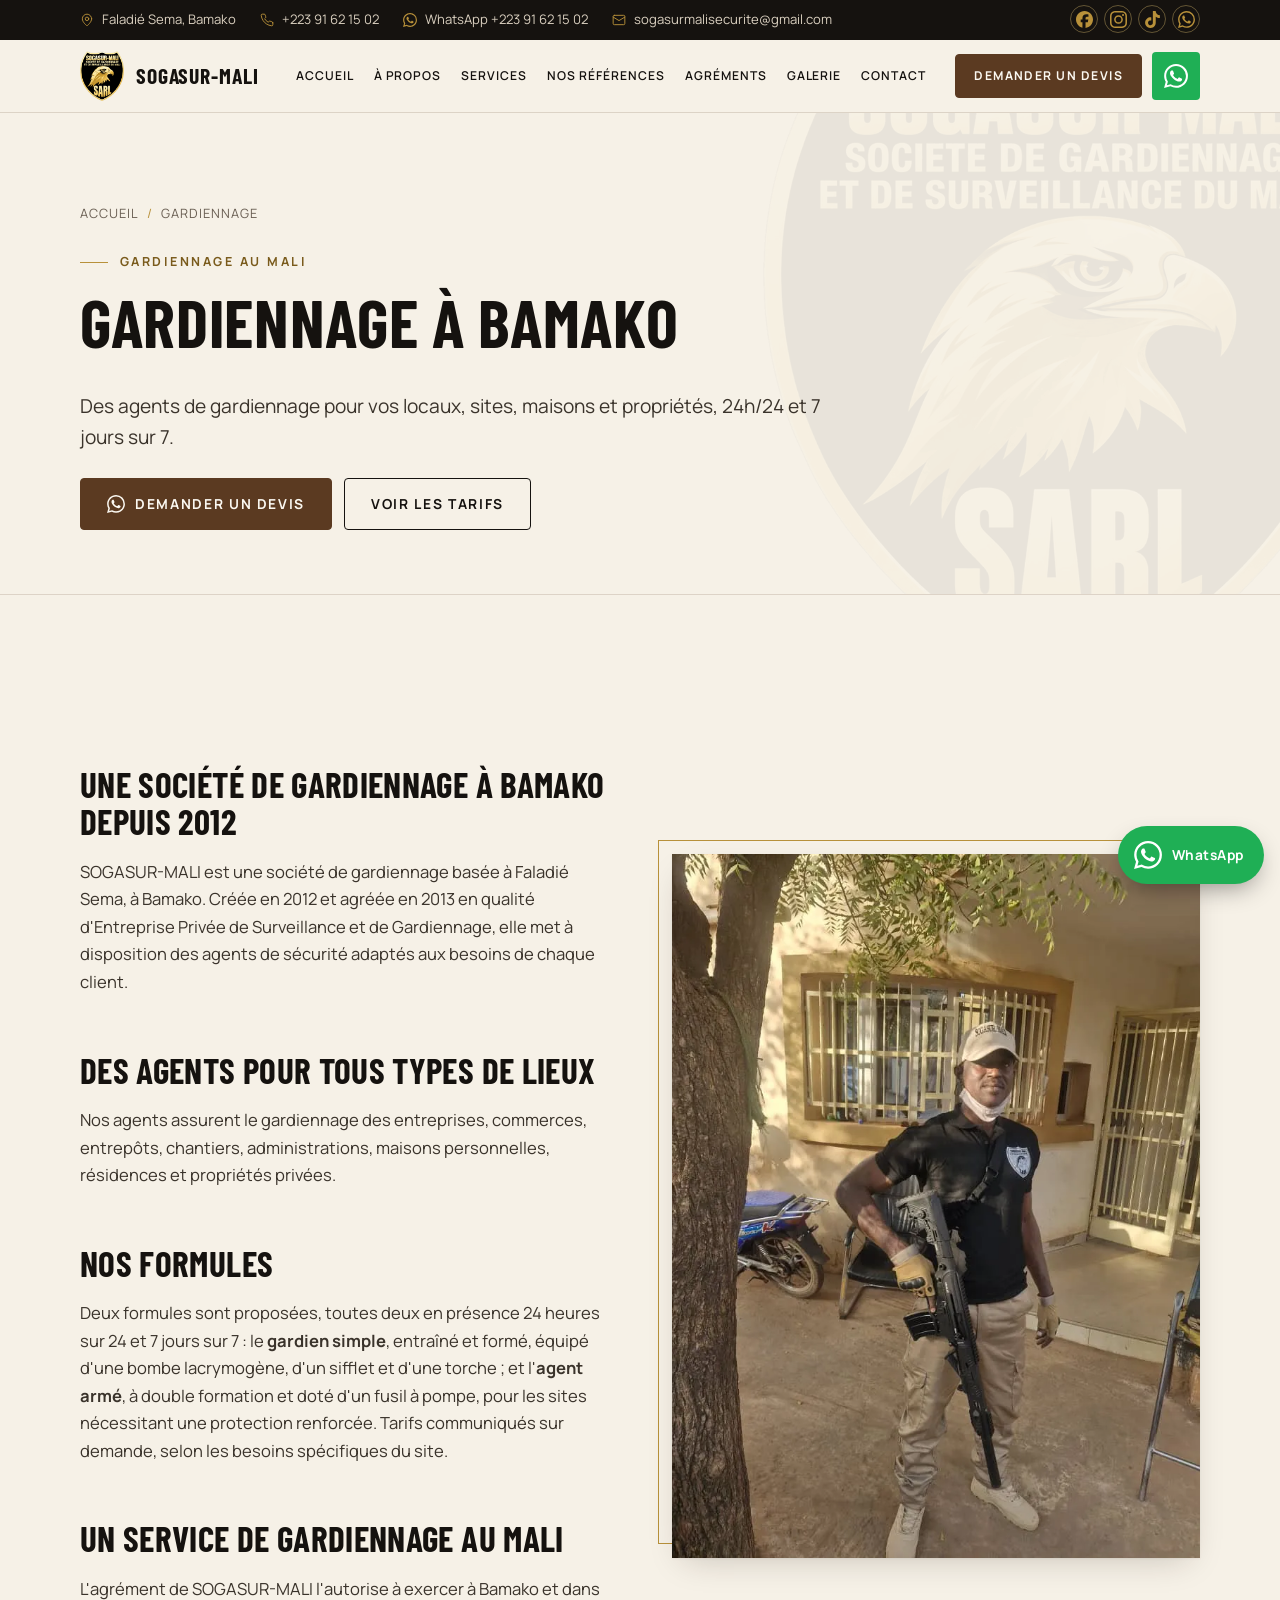
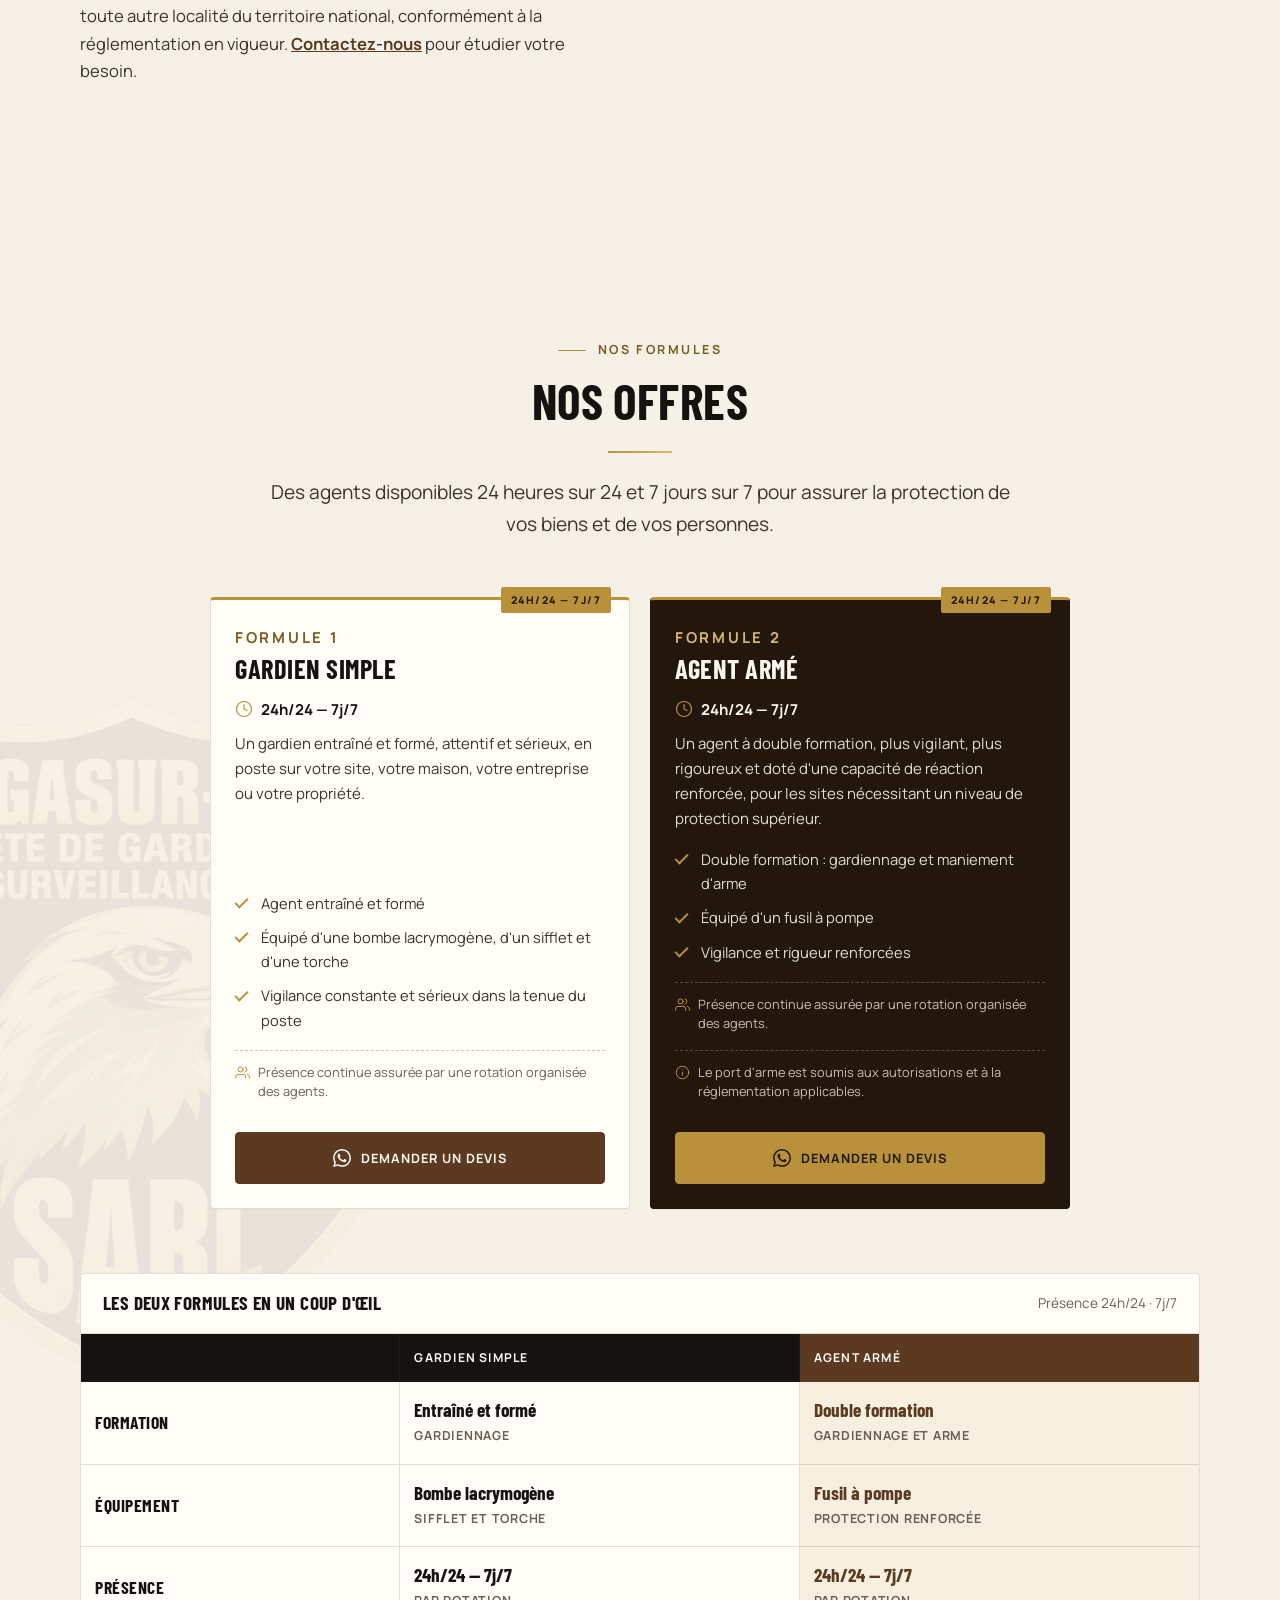
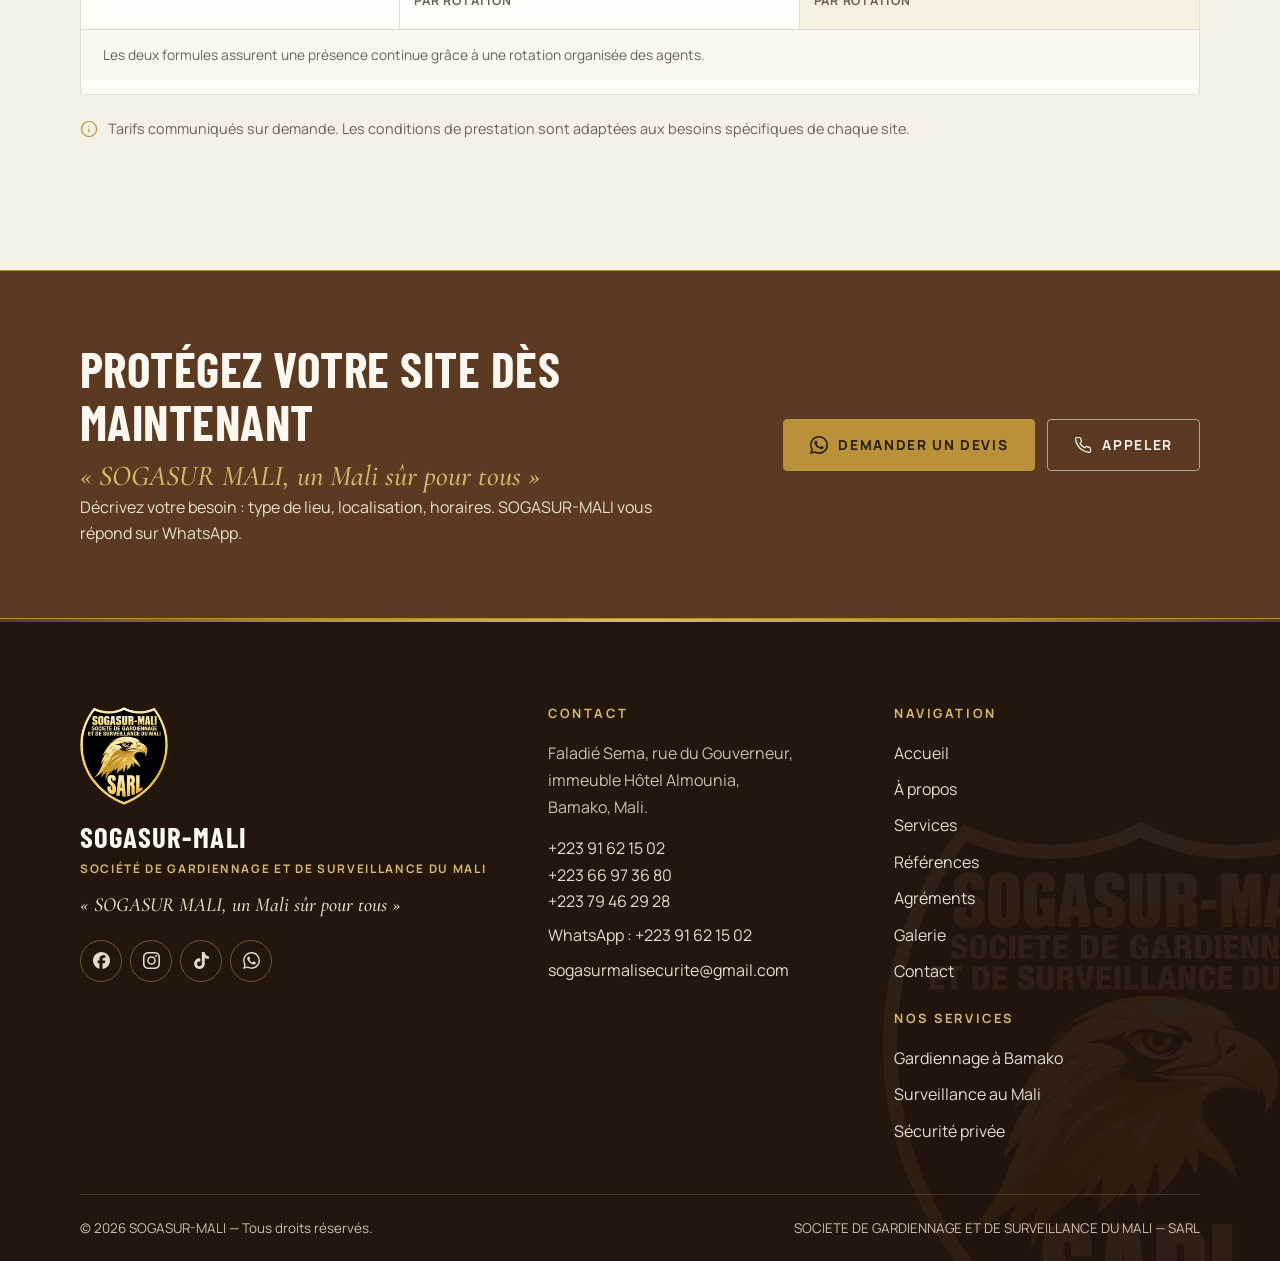
<file: gardiennage.html>
<!DOCTYPE html>
<html lang="fr" class="no-js">
<head>
<meta charset="utf-8">
<meta name="viewport" content="width=device-width, initial-scale=1, viewport-fit=cover">
<title>Gardiennage à Bamako et au Mali | SOGASUR-MALI</title>
<meta name="description" content="Service de gardiennage à Bamako : SOGASUR-MALI met à disposition des agents de gardiennage 24h/24 et 7j/7 pour entreprises, administrations et particuliers.">
<link rel="canonical" href="https://sogasurmali.github.io/gardiennage.html">
<meta name="robots" content="index, follow">
<meta name="theme-color" content="#23160D">
<meta name="format-detection" content="telephone=no">
<!-- Google Search Console : collez ici la balise de validation si vous choisissez la méthode « Balise HTML » -->
<!-- <meta name="google-site-verification" content="VOTRE_CODE"> -->
<meta property="og:type" content="website">
<meta property="og:locale" content="fr_FR">
<meta property="og:site_name" content="SOGASUR-MALI">
<meta property="og:title" content="Gardiennage à Bamako et au Mali | SOGASUR-MALI">
<meta property="og:description" content="Service de gardiennage à Bamako : SOGASUR-MALI met à disposition des agents de gardiennage 24h/24 et 7j/7 pour entreprises, administrations et particuliers.">
<meta property="og:url" content="https://sogasurmali.github.io/gardiennage.html">
<meta property="og:image" content="https://sogasurmali.github.io/images/og-sogasur-mali.jpg">
<meta property="og:image:width" content="1200">
<meta property="og:image:height" content="630">
<meta property="og:image:alt" content="Logo SOGASUR-MALI et agent de sécurité en poste">
<meta name="twitter:card" content="summary_large_image">
<link rel="icon" href="favicon.ico" sizes="any">
<link rel="icon" type="image/png" sizes="32x32" href="favicon-32.png">
<link rel="apple-touch-icon" href="apple-touch-icon.png">
<link rel="manifest" href="site.webmanifest">
<link rel="preload" href="assets/fonts/manrope-latin-400-normal.woff2" as="font" type="font/woff2" crossorigin>
<link rel="preload" href="assets/fonts/barlow-condensed-latin-700-normal.woff2" as="font" type="font/woff2" crossorigin>

<link rel="stylesheet" href="css/style.css">
<script type="application/ld+json">{"@context": "https://schema.org", "@type": "LocalBusiness", "@id": "https://sogasurmali.github.io/#organisation", "name": "SOGASUR-MALI", "legalName": "Société de Gardiennage et de Surveillance du Mali SARL", "alternateName": ["SOGASUR MALI", "Société de gardiennage et de surveillance du Mali"], "description": "Société de gardiennage et de surveillance basée à Bamako : gardiens et agents armés, présence 24h/24 et 7j/7, pour entreprises, administrations, établissements et particuliers au Mali.", "slogan": "SOGASUR MALI, un Mali sûr pour tous", "foundingDate": "2012", "founder": {"@type": "Person", "name": "Ali SIDIBE"}, "url": "https://sogasurmali.github.io/", "logo": "https://sogasurmali.github.io/images/logo/logo-sogasur-mali-400.png", "image": "https://sogasurmali.github.io/images/og-sogasur-mali.jpg", "telephone": "+22391621502", "email": "sogasurmalisecurite@gmail.com", "contactPoint": [{"@type": "ContactPoint", "telephone": "+22391621502", "contactType": "customer service", "areaServed": "ML", "availableLanguage": "French"}, {"@type": "ContactPoint", "telephone": "+22366973680", "contactType": "customer service", "areaServed": "ML", "availableLanguage": "French"}, {"@type": "ContactPoint", "telephone": "+22379462928", "contactType": "customer service", "areaServed": "ML", "availableLanguage": "French"}], "address": {"@type": "PostalAddress", "streetAddress": "Faladié Sema, rue du Gouverneur, immeuble Hôtel Almounia", "addressLocality": "Bamako", "addressCountry": "ML"}, "areaServed": {"@type": "Country", "name": "Mali"}, "geo": {"@type": "GeoCoordinates", "latitude": 12.585652, "longitude": -7.9512909}, "hasMap": "https://www.google.com/maps/place/Hotel+Alumounia+II/@12.585652,-7.9512909,17z", "sameAs": ["https://www.facebook.com/share/1cGJ3rPSbM/", "https://www.instagram.com/sogasur_mali", "https://www.tiktok.com/@sogas771"]}</script>
<script type="application/ld+json">{"@context": "https://schema.org", "@type": "BreadcrumbList", "itemListElement": [{"@type": "ListItem", "position": 1, "name": "Accueil", "item": "https://sogasurmali.github.io/"}, {"@type": "ListItem", "position": 2, "name": "Gardiennage", "item": "https://sogasurmali.github.io/gardiennage.html"}]}</script>
</head>
<body>
<a class="skip" href="#contenu">Aller au contenu</a>

<div class="topbar">
  <div class="wrap">
    <div class="topbar-info">
      <span><svg viewBox="0 0 24 24" fill="none" stroke="currentColor" stroke-width="1.6" stroke-linecap="round" stroke-linejoin="round" aria-hidden="true"><path d="M20 10c0 6-8 12-8 12S4 16 4 10a8 8 0 0 1 16 0z"/><circle cx="12" cy="10" r="3"/></svg>Faladié Sema, Bamako</span>
      <a href="tel:+22391621502"><svg viewBox="0 0 24 24" fill="none" stroke="currentColor" stroke-width="1.6" stroke-linecap="round" stroke-linejoin="round" aria-hidden="true"><path d="M22 16.9v3a2 2 0 0 1-2.2 2 19.8 19.8 0 0 1-8.6-3.1 19.5 19.5 0 0 1-6-6A19.8 19.8 0 0 1 2.1 4.2 2 2 0 0 1 4.1 2h3a2 2 0 0 1 2 1.7c.1.9.4 1.8.7 2.7a2 2 0 0 1-.5 2.1L8 9.8a16 16 0 0 0 6 6l1.3-1.3a2 2 0 0 1 2.1-.4c.9.3 1.8.6 2.7.7a2 2 0 0 1 1.7 2z"/></svg>+223 91 62 15 02</a>
      <a href="https://wa.me/22391621502?text=Bonjour%20SOGASUR-MALI%2C%20je%20souhaite%20obtenir%20des%20informations%20sur%20vos%20services%20de%20gardiennage%20et%20de%20surveillance." target="_blank" rel="noopener"><svg viewBox="0 0 24 24" fill="currentColor" aria-hidden="true"><path d="M17.472 14.382c-.297-.149-1.758-.867-2.03-.967-.273-.099-.471-.148-.67.15-.197.297-.767.966-.94 1.164-.173.199-.347.223-.644.075-.297-.15-1.255-.463-2.39-1.475-.883-.788-1.48-1.761-1.653-2.059-.173-.297-.018-.458.13-.606.134-.133.298-.347.446-.52.149-.174.198-.298.298-.497.099-.198.05-.371-.025-.52-.075-.149-.669-1.612-.916-2.207-.242-.579-.487-.5-.669-.51-.173-.008-.371-.01-.57-.01-.198 0-.52.074-.792.372-.272.297-1.04 1.016-1.04 2.479 0 1.462 1.065 2.875 1.213 3.074.149.198 2.096 3.2 5.077 4.487.709.306 1.262.489 1.694.625.712.227 1.36.195 1.871.118.571-.085 1.758-.719 2.006-1.413.248-.694.248-1.289.173-1.413-.074-.124-.272-.198-.57-.347m-5.421 7.403h-.004a9.87 9.87 0 01-5.031-1.378l-.361-.214-3.741.982.998-3.648-.235-.374a9.86 9.86 0 01-1.51-5.26c.001-5.45 4.436-9.884 9.888-9.884 2.64 0 5.122 1.03 6.988 2.898a9.825 9.825 0 012.893 6.994c-.003 5.45-4.437 9.884-9.885 9.884m8.413-18.297A11.815 11.815 0 0012.05 0C5.495 0 .16 5.335.157 11.892c0 2.096.547 4.142 1.588 5.945L.057 24l6.305-1.654a11.882 11.882 0 005.683 1.448h.005c6.554 0 11.89-5.335 11.893-11.893a11.821 11.821 0 00-3.48-8.413Z"/></svg>WhatsApp +223 91 62 15 02</a>
      <a href="mailto:sogasurmalisecurite@gmail.com"><svg viewBox="0 0 24 24" fill="none" stroke="currentColor" stroke-width="1.6" stroke-linecap="round" stroke-linejoin="round" aria-hidden="true"><rect x="2" y="4" width="20" height="16" rx="2"/><path d="m22 7-10 6L2 7"/></svg>sogasurmalisecurite@gmail.com</a>
    </div>
    <ul class="social">
  <li><a href="https://www.facebook.com/share/1cGJ3rPSbM/?mibextid=wwXIfr" target="_blank" rel="noopener" aria-label="Facebook de SOGASUR-MALI"><svg viewBox="0 0 24 24" fill="currentColor" aria-hidden="true"><path d="M9.101 23.691v-7.98H6.627v-3.667h2.474v-1.58c0-4.085 1.848-5.978 5.858-5.978.401 0 .955.042 1.468.103a8.68 8.68 0 0 1 1.141.195v3.325a8.623 8.623 0 0 0-.653-.036 26.805 26.805 0 0 0-.733-.009c-.707 0-1.259.096-1.675.309a1.686 1.686 0 0 0-.679.622c-.258.42-.374.995-.374 1.752v1.297h3.919l-.386 2.103-.287 1.564h-3.246v8.245C19.396 23.238 24 18.179 24 12.044c0-6.627-5.373-12-12-12s-12 5.373-12 12c0 5.628 3.874 10.35 9.101 11.647Z"/></svg></a></li>
  <li><a href="https://www.instagram.com/sogasur_mali?stkn=cTR3ZTA2YWw3cGln&amp;utm_source=qr" target="_blank" rel="noopener" aria-label="Instagram de SOGASUR-MALI"><svg viewBox="0 0 24 24" fill="currentColor" aria-hidden="true"><path d="M7.0301.084c-1.2768.0602-2.1487.264-2.911.5634-.7888.3075-1.4575.72-2.1228 1.3877-.6652.6677-1.075 1.3368-1.3802 2.127-.2954.7638-.4956 1.6365-.552 2.914-.0564 1.2775-.0689 1.6882-.0626 4.947.0062 3.2586.0206 3.6671.0825 4.9473.061 1.2765.264 2.1482.5635 2.9107.308.7889.72 1.4573 1.388 2.1228.6679.6655 1.3365 1.0743 2.1285 1.38.7632.295 1.6361.4961 2.9134.552 1.2773.056 1.6884.069 4.9462.0627 3.2578-.0062 3.668-.0207 4.9478-.0814 1.28-.0607 2.147-.2652 2.9098-.5633.7889-.3086 1.4578-.72 2.1228-1.3881.665-.6682 1.0745-1.3378 1.3795-2.1284.2957-.7632.4966-1.636.552-2.9124.056-1.2809.0692-1.6898.063-4.948-.0063-3.2583-.021-3.6668-.0817-4.9465-.0607-1.2797-.264-2.1487-.5633-2.9117-.3084-.7889-.72-1.4568-1.3876-2.1228C21.2982 1.33 20.628.9208 19.8378.6165 19.074.321 18.2017.1197 16.9244.0645 15.6471.0093 15.236-.005 11.977.0014 8.718.0076 8.31.0215 7.0301.0839m.1402 21.6932c-1.17-.0509-1.8053-.2453-2.2287-.408-.5606-.216-.96-.4771-1.3819-.895-.422-.4178-.6811-.8186-.9-1.378-.1644-.4234-.3624-1.058-.4171-2.228-.0595-1.2645-.072-1.6442-.079-4.848-.007-3.2037.0053-3.583.0607-4.848.05-1.169.2456-1.805.408-2.2282.216-.5613.4762-.96.895-1.3816.4188-.4217.8184-.6814 1.3783-.9003.423-.1651 1.0575-.3614 2.227-.4171 1.2655-.06 1.6447-.072 4.848-.079 3.2033-.007 3.5835.005 4.8495.0608 1.169.0508 1.8053.2445 2.228.408.5608.216.96.4754 1.3816.895.4217.4194.6816.8176.9005 1.3787.1653.4217.3617 1.056.4169 2.2263.0602 1.2655.0739 1.645.0796 4.848.0058 3.203-.0055 3.5834-.061 4.848-.051 1.17-.245 1.8055-.408 2.2294-.216.5604-.4763.96-.8954 1.3814-.419.4215-.8181.6811-1.3783.9-.4224.1649-1.0577.3617-2.2262.4174-1.2656.0595-1.6448.072-4.8493.079-3.2045.007-3.5825-.006-4.848-.0608M16.953 5.5864A1.44 1.44 0 1 0 18.39 4.144a1.44 1.44 0 0 0-1.437 1.4424M5.8385 12.012c.0067 3.4032 2.7706 6.1557 6.173 6.1493 3.4026-.0065 6.157-2.7701 6.1506-6.1733-.0065-3.4032-2.771-6.1565-6.174-6.1498-3.403.0067-6.156 2.771-6.1496 6.1738M8 12.0077a4 4 0 1 1 4.008 3.9921A3.9996 3.9996 0 0 1 8 12.0077"/></svg></a></li>
  <li><a href="https://www.tiktok.com/@sogas771?_r=1&amp;_t=ZS-99pvnPobqqI" target="_blank" rel="noopener" aria-label="TikTok de SOGASUR-MALI"><svg viewBox="0 0 24 24" fill="currentColor" aria-hidden="true"><path d="M12.525.02c1.31-.02 2.61-.01 3.91-.02.08 1.53.63 3.09 1.75 4.17 1.12 1.11 2.7 1.62 4.24 1.79v4.03c-1.44-.05-2.89-.35-4.2-.97-.57-.26-1.1-.59-1.62-.93-.01 2.92.01 5.84-.02 8.75-.08 1.4-.54 2.79-1.35 3.94-1.31 1.92-3.58 3.17-5.91 3.21-1.43.08-2.86-.31-4.08-1.03-2.02-1.19-3.44-3.37-3.65-5.71-.02-.5-.03-1-.01-1.49.18-1.9 1.12-3.72 2.58-4.96 1.66-1.44 3.98-2.13 6.15-1.72.02 1.48-.04 2.96-.04 4.44-.99-.32-2.15-.23-3.02.37-.63.41-1.11 1.04-1.36 1.75-.21.51-.15 1.07-.14 1.61.24 1.64 1.82 3.02 3.5 2.87 1.12-.01 2.19-.66 2.77-1.61.19-.33.4-.67.41-1.06.1-1.79.06-3.57.07-5.36.01-4.03-.01-8.05.02-12.07z"/></svg></a></li>
  <li><a href="https://wa.me/22391621502?text=Bonjour%20SOGASUR-MALI%2C%20je%20souhaite%20obtenir%20des%20informations%20sur%20vos%20services%20de%20gardiennage%20et%20de%20surveillance." target="_blank" rel="noopener" aria-label="WhatsApp de SOGASUR-MALI"><svg viewBox="0 0 24 24" fill="currentColor" aria-hidden="true"><path d="M17.472 14.382c-.297-.149-1.758-.867-2.03-.967-.273-.099-.471-.148-.67.15-.197.297-.767.966-.94 1.164-.173.199-.347.223-.644.075-.297-.15-1.255-.463-2.39-1.475-.883-.788-1.48-1.761-1.653-2.059-.173-.297-.018-.458.13-.606.134-.133.298-.347.446-.52.149-.174.198-.298.298-.497.099-.198.05-.371-.025-.52-.075-.149-.669-1.612-.916-2.207-.242-.579-.487-.5-.669-.51-.173-.008-.371-.01-.57-.01-.198 0-.52.074-.792.372-.272.297-1.04 1.016-1.04 2.479 0 1.462 1.065 2.875 1.213 3.074.149.198 2.096 3.2 5.077 4.487.709.306 1.262.489 1.694.625.712.227 1.36.195 1.871.118.571-.085 1.758-.719 2.006-1.413.248-.694.248-1.289.173-1.413-.074-.124-.272-.198-.57-.347m-5.421 7.403h-.004a9.87 9.87 0 01-5.031-1.378l-.361-.214-3.741.982.998-3.648-.235-.374a9.86 9.86 0 01-1.51-5.26c.001-5.45 4.436-9.884 9.888-9.884 2.64 0 5.122 1.03 6.988 2.898a9.825 9.825 0 012.893 6.994c-.003 5.45-4.437 9.884-9.885 9.884m8.413-18.297A11.815 11.815 0 0012.05 0C5.495 0 .16 5.335.157 11.892c0 2.096.547 4.142 1.588 5.945L.057 24l6.305-1.654a11.882 11.882 0 005.683 1.448h.005c6.554 0 11.89-5.335 11.893-11.893a11.821 11.821 0 00-3.48-8.413Z"/></svg></a></li>
</ul>
  </div>
</div>

<header class="site-header">
  <div class="wrap">
    <a class="brand" href="index.html" aria-label="SOGASUR-MALI, retour à l'accueil">
      <img src="images/logo/logo-sogasur-mali-160.png" alt="Logo SOGASUR-MALI" width="160" height="179">
      <span class="brand-text"><span class="brand-name">SOGASUR-MALI</span><span class="brand-sub">Gardiennage &amp; surveillance</span></span>
    </a>
    <nav class="nav" aria-label="Navigation principale"><ul><li><a href="index.html">Accueil</a></li><li><a href="about.html">À propos</a></li><li><a href="services.html">Services</a></li><li><a href="references.html">Nos références</a></li><li><a href="agrements.html">Agréments</a></li><li><a href="gallery.html">Galerie</a></li><li><a href="contact.html">Contact</a></li></ul></nav>
    <div class="header-actions">
      <a class="header-wa" href="https://wa.me/22391621502?text=Bonjour%20SOGASUR-MALI%2C%20je%20souhaite%20obtenir%20des%20informations%20sur%20vos%20services%20de%20gardiennage%20et%20de%20surveillance." target="_blank" rel="noopener"><svg viewBox="0 0 24 24" fill="currentColor" aria-hidden="true"><path d="M17.472 14.382c-.297-.149-1.758-.867-2.03-.967-.273-.099-.471-.148-.67.15-.197.297-.767.966-.94 1.164-.173.199-.347.223-.644.075-.297-.15-1.255-.463-2.39-1.475-.883-.788-1.48-1.761-1.653-2.059-.173-.297-.018-.458.13-.606.134-.133.298-.347.446-.52.149-.174.198-.298.298-.497.099-.198.05-.371-.025-.52-.075-.149-.669-1.612-.916-2.207-.242-.579-.487-.5-.669-.51-.173-.008-.371-.01-.57-.01-.198 0-.52.074-.792.372-.272.297-1.04 1.016-1.04 2.479 0 1.462 1.065 2.875 1.213 3.074.149.198 2.096 3.2 5.077 4.487.709.306 1.262.489 1.694.625.712.227 1.36.195 1.871.118.571-.085 1.758-.719 2.006-1.413.248-.694.248-1.289.173-1.413-.074-.124-.272-.198-.57-.347m-5.421 7.403h-.004a9.87 9.87 0 01-5.031-1.378l-.361-.214-3.741.982.998-3.648-.235-.374a9.86 9.86 0 01-1.51-5.26c.001-5.45 4.436-9.884 9.888-9.884 2.64 0 5.122 1.03 6.988 2.898a9.825 9.825 0 012.893 6.994c-.003 5.45-4.437 9.884-9.885 9.884m8.413-18.297A11.815 11.815 0 0012.05 0C5.495 0 .16 5.335.157 11.892c0 2.096.547 4.142 1.588 5.945L.057 24l6.305-1.654a11.882 11.882 0 005.683 1.448h.005c6.554 0 11.89-5.335 11.893-11.893a11.821 11.821 0 00-3.48-8.413Z"/></svg><span><small>WhatsApp</small>+223 91 62 15 02</span></a>
      <a class="btn btn-primary header-cta" href="https://wa.me/22391621502?text=Bonjour%20SOGASUR-MALI%2C%20je%20souhaite%20demander%20un%20devis%20pour%20un%20service%20de%20gardiennage/surveillance." target="_blank" rel="noopener">Demander un devis</a>
      <a class="wa-icon-btn" href="https://wa.me/22391621502?text=Bonjour%20SOGASUR-MALI%2C%20je%20souhaite%20obtenir%20des%20informations%20sur%20vos%20services%20de%20gardiennage%20et%20de%20surveillance." target="_blank" rel="noopener" aria-label="Écrire sur WhatsApp au +223 91 62 15 02"><svg viewBox="0 0 24 24" fill="currentColor" aria-hidden="true"><path d="M17.472 14.382c-.297-.149-1.758-.867-2.03-.967-.273-.099-.471-.148-.67.15-.197.297-.767.966-.94 1.164-.173.199-.347.223-.644.075-.297-.15-1.255-.463-2.39-1.475-.883-.788-1.48-1.761-1.653-2.059-.173-.297-.018-.458.13-.606.134-.133.298-.347.446-.52.149-.174.198-.298.298-.497.099-.198.05-.371-.025-.52-.075-.149-.669-1.612-.916-2.207-.242-.579-.487-.5-.669-.51-.173-.008-.371-.01-.57-.01-.198 0-.52.074-.792.372-.272.297-1.04 1.016-1.04 2.479 0 1.462 1.065 2.875 1.213 3.074.149.198 2.096 3.2 5.077 4.487.709.306 1.262.489 1.694.625.712.227 1.36.195 1.871.118.571-.085 1.758-.719 2.006-1.413.248-.694.248-1.289.173-1.413-.074-.124-.272-.198-.57-.347m-5.421 7.403h-.004a9.87 9.87 0 01-5.031-1.378l-.361-.214-3.741.982.998-3.648-.235-.374a9.86 9.86 0 01-1.51-5.26c.001-5.45 4.436-9.884 9.888-9.884 2.64 0 5.122 1.03 6.988 2.898a9.825 9.825 0 012.893 6.994c-.003 5.45-4.437 9.884-9.885 9.884m8.413-18.297A11.815 11.815 0 0012.05 0C5.495 0 .16 5.335.157 11.892c0 2.096.547 4.142 1.588 5.945L.057 24l6.305-1.654a11.882 11.882 0 005.683 1.448h.005c6.554 0 11.89-5.335 11.893-11.893a11.821 11.821 0 00-3.48-8.413Z"/></svg></a>
      <button class="menu-toggle" type="button" aria-controls="drawer" aria-expanded="false" aria-label="Ouvrir le menu"><svg viewBox="0 0 24 24" fill="none" stroke="currentColor" stroke-width="1.6" stroke-linecap="round" stroke-linejoin="round" aria-hidden="true"><path d="M3 6h18M3 12h18M3 18h18"/></svg></button>
    </div>
  </div>
</header>

<div class="drawer" id="drawer" aria-hidden="true" role="dialog" aria-label="Menu">
  <div class="drawer-head">
    <span class="brand"><img src="images/logo/logo-sogasur-mali-160.png" alt="" width="160" height="179"><span class="brand-text"><span class="brand-name">SOGASUR-MALI</span><span class="brand-sub">Gardiennage &amp; surveillance</span></span></span>
    <button class="drawer-close" type="button" aria-label="Fermer le menu"><svg viewBox="0 0 24 24" fill="none" stroke="currentColor" stroke-width="1.6" stroke-linecap="round" stroke-linejoin="round" aria-hidden="true"><path d="M18 6 6 18M6 6l12 12"/></svg></button>
  </div>
  <nav aria-label="Navigation mobile"><ul><li><a href="index.html">Accueil<svg viewBox="0 0 24 24" fill="none" stroke="currentColor" stroke-width="1.6" stroke-linecap="round" stroke-linejoin="round" aria-hidden="true"><path d="M5 12h14M12 5l7 7-7 7"/></svg></a></li><li><a href="about.html">À propos<svg viewBox="0 0 24 24" fill="none" stroke="currentColor" stroke-width="1.6" stroke-linecap="round" stroke-linejoin="round" aria-hidden="true"><path d="M5 12h14M12 5l7 7-7 7"/></svg></a></li><li><a href="services.html">Services<svg viewBox="0 0 24 24" fill="none" stroke="currentColor" stroke-width="1.6" stroke-linecap="round" stroke-linejoin="round" aria-hidden="true"><path d="M5 12h14M12 5l7 7-7 7"/></svg></a></li><li><a href="references.html">Nos références<svg viewBox="0 0 24 24" fill="none" stroke="currentColor" stroke-width="1.6" stroke-linecap="round" stroke-linejoin="round" aria-hidden="true"><path d="M5 12h14M12 5l7 7-7 7"/></svg></a></li><li><a href="agrements.html">Agréments<svg viewBox="0 0 24 24" fill="none" stroke="currentColor" stroke-width="1.6" stroke-linecap="round" stroke-linejoin="round" aria-hidden="true"><path d="M5 12h14M12 5l7 7-7 7"/></svg></a></li><li><a href="gallery.html">Galerie<svg viewBox="0 0 24 24" fill="none" stroke="currentColor" stroke-width="1.6" stroke-linecap="round" stroke-linejoin="round" aria-hidden="true"><path d="M5 12h14M12 5l7 7-7 7"/></svg></a></li><li><a href="contact.html">Contact<svg viewBox="0 0 24 24" fill="none" stroke="currentColor" stroke-width="1.6" stroke-linecap="round" stroke-linejoin="round" aria-hidden="true"><path d="M5 12h14M12 5l7 7-7 7"/></svg></a></li></ul></nav>
  <a class="btn btn-gold btn-block" href="https://wa.me/22391621502?text=Bonjour%20SOGASUR-MALI%2C%20je%20souhaite%20demander%20un%20devis%20pour%20un%20service%20de%20gardiennage/surveillance." target="_blank" rel="noopener"><svg viewBox="0 0 24 24" fill="currentColor" aria-hidden="true"><path d="M17.472 14.382c-.297-.149-1.758-.867-2.03-.967-.273-.099-.471-.148-.67.15-.197.297-.767.966-.94 1.164-.173.199-.347.223-.644.075-.297-.15-1.255-.463-2.39-1.475-.883-.788-1.48-1.761-1.653-2.059-.173-.297-.018-.458.13-.606.134-.133.298-.347.446-.52.149-.174.198-.298.298-.497.099-.198.05-.371-.025-.52-.075-.149-.669-1.612-.916-2.207-.242-.579-.487-.5-.669-.51-.173-.008-.371-.01-.57-.01-.198 0-.52.074-.792.372-.272.297-1.04 1.016-1.04 2.479 0 1.462 1.065 2.875 1.213 3.074.149.198 2.096 3.2 5.077 4.487.709.306 1.262.489 1.694.625.712.227 1.36.195 1.871.118.571-.085 1.758-.719 2.006-1.413.248-.694.248-1.289.173-1.413-.074-.124-.272-.198-.57-.347m-5.421 7.403h-.004a9.87 9.87 0 01-5.031-1.378l-.361-.214-3.741.982.998-3.648-.235-.374a9.86 9.86 0 01-1.51-5.26c.001-5.45 4.436-9.884 9.888-9.884 2.64 0 5.122 1.03 6.988 2.898a9.825 9.825 0 012.893 6.994c-.003 5.45-4.437 9.884-9.885 9.884m8.413-18.297A11.815 11.815 0 0012.05 0C5.495 0 .16 5.335.157 11.892c0 2.096.547 4.142 1.588 5.945L.057 24l6.305-1.654a11.882 11.882 0 005.683 1.448h.005c6.554 0 11.89-5.335 11.893-11.893a11.821 11.821 0 00-3.48-8.413Z"/></svg>Demander un devis</a>
  <a class="btn btn-light btn-block" href="tel:+22391621502"><svg viewBox="0 0 24 24" fill="none" stroke="currentColor" stroke-width="1.6" stroke-linecap="round" stroke-linejoin="round" aria-hidden="true"><path d="M22 16.9v3a2 2 0 0 1-2.2 2 19.8 19.8 0 0 1-8.6-3.1 19.5 19.5 0 0 1-6-6A19.8 19.8 0 0 1 2.1 4.2 2 2 0 0 1 4.1 2h3a2 2 0 0 1 2 1.7c.1.9.4 1.8.7 2.7a2 2 0 0 1-.5 2.1L8 9.8a16 16 0 0 0 6 6l1.3-1.3a2 2 0 0 1 2.1-.4c.9.3 1.8.6 2.7.7a2 2 0 0 1 1.7 2z"/></svg>Appeler le +223 91 62 15 02</a>
  <p class="drawer-contact">Tél. : <a href="tel:+22391621502">+223 91 62 15 02</a> · <a href="tel:+22366973680">+223 66 97 36 80</a> · <a href="tel:+22379462928">+223 79 46 29 28</a><br>Faladié Sema, rue du Gouverneur, immeuble Hôtel Almounia, Bamako, Mali.<br><a href="mailto:sogasurmalisecurite@gmail.com">sogasurmalisecurite@gmail.com</a></p>
</div>

<main id="contenu">
<section class="page-hero wm wm-right"><div class="wrap"><nav class="crumbs" aria-label="Fil d'Ariane"><ol><li><a href="index.html">Accueil</a></li><li aria-current="page">Gardiennage</li></ol></nav><p class="eyebrow">Gardiennage au Mali</p><h1>Gardiennage à Bamako</h1><p class="lead">Des agents de gardiennage pour vos locaux, sites, maisons et propriétés, 24h/24 et 7 jours sur 7.</p><div class="btn-row" style="margin-top:24px"><a class="btn btn-primary" href="https://wa.me/22391621502?text=Bonjour%20SOGASUR-MALI%2C%20je%20souhaite%20demander%20un%20devis%20pour%20un%20service%20de%20gardiennage/surveillance." target="_blank" rel="noopener"><svg viewBox="0 0 24 24" fill="currentColor" aria-hidden="true"><path d="M17.472 14.382c-.297-.149-1.758-.867-2.03-.967-.273-.099-.471-.148-.67.15-.197.297-.767.966-.94 1.164-.173.199-.347.223-.644.075-.297-.15-1.255-.463-2.39-1.475-.883-.788-1.48-1.761-1.653-2.059-.173-.297-.018-.458.13-.606.134-.133.298-.347.446-.52.149-.174.198-.298.298-.497.099-.198.05-.371-.025-.52-.075-.149-.669-1.612-.916-2.207-.242-.579-.487-.5-.669-.51-.173-.008-.371-.01-.57-.01-.198 0-.52.074-.792.372-.272.297-1.04 1.016-1.04 2.479 0 1.462 1.065 2.875 1.213 3.074.149.198 2.096 3.2 5.077 4.487.709.306 1.262.489 1.694.625.712.227 1.36.195 1.871.118.571-.085 1.758-.719 2.006-1.413.248-.694.248-1.289.173-1.413-.074-.124-.272-.198-.57-.347m-5.421 7.403h-.004a9.87 9.87 0 01-5.031-1.378l-.361-.214-3.741.982.998-3.648-.235-.374a9.86 9.86 0 01-1.51-5.26c.001-5.45 4.436-9.884 9.888-9.884 2.64 0 5.122 1.03 6.988 2.898a9.825 9.825 0 012.893 6.994c-.003 5.45-4.437 9.884-9.885 9.884m8.413-18.297A11.815 11.815 0 0012.05 0C5.495 0 .16 5.335.157 11.892c0 2.096.547 4.142 1.588 5.945L.057 24l6.305-1.654a11.882 11.882 0 005.683 1.448h.005c6.554 0 11.89-5.335 11.893-11.893a11.821 11.821 0 00-3.48-8.413Z"/></svg>Demander un devis</a><a class="btn btn-outline" href="services.html#offres">Voir les tarifs</a></div></div></section>

<section class="section">
  <div class="wrap split">
    <div class="prose"><h2>Une société de gardiennage à Bamako depuis 2012</h2><p>SOGASUR-MALI est une société de gardiennage basée à Faladié Sema, à Bamako. Créée en 2012 et agréée en 2013 en qualité d'Entreprise Privée de Surveillance et de Gardiennage, elle met à disposition des agents de sécurité adaptés aux besoins de chaque client.</p><h2>Des agents pour tous types de lieux</h2><p>Nos agents assurent le gardiennage des entreprises, commerces, entrepôts, chantiers, administrations, maisons personnelles, résidences et propriétés privées.</p><h2>Nos formules</h2><p>Deux formules sont proposées, toutes deux en présence 24 heures sur 24 et 7 jours sur 7 : le <strong>gardien simple</strong>, entraîné et formé, équipé d'une bombe lacrymogène, d'un sifflet et d'une torche ; et l'<strong>agent armé</strong>, à double formation et doté d'un fusil à pompe, pour les sites nécessitant une protection renforcée. Tarifs communiqués sur demande, selon les besoins spécifiques du site.</p><h2>Un service de gardiennage au Mali</h2><p>L'agrément de SOGASUR-MALI l'autorise à exercer à Bamako et dans toute autre localité du territoire national, conformément à la réglementation en vigueur. <a href="contact.html">Contactez-nous</a> pour étudier votre besoin.</p></div>
    <div class="framed reveal"><picture><source type="image/webp" srcset="images/agents/agent-sogasur-mali-cour-480.webp 480w, images/agents/agent-sogasur-mali-cour-750.webp 750w" sizes="(min-width:900px) 540px, 92vw"><img src="images/agents/agent-sogasur-mali-cour-750.jpg" srcset="images/agents/agent-sogasur-mali-cour-480.jpg 480w, images/agents/agent-sogasur-mali-cour-750.jpg 750w" sizes="(min-width:900px) 540px, 92vw" alt="Agent de gardiennage SOGASUR-MALI en tenue dans une cour" width="750" height="1000" loading="lazy" decoding="async"></picture></div>
  </div>
</section>
<section class="section wm wm-left" id="offres" aria-labelledby="offres-t">
  <div class="wrap">
    <div class="section-head center">
      <p class="eyebrow">Nos formules</p>
      <h2 id="offres-t">Nos offres</h2>
      <hr class="gold-rule">
      <p class="lead">Des agents disponibles 24 heures sur 24 et 7 jours sur 7 pour assurer la protection de vos biens et de vos personnes.</p>
    </div>
    <div class="offers"><article class="offer reveal">
  <span class="badge">24h/24 — 7j/7</span>
  <p class="offer-tag">Formule 1</p>
  <h3>Gardien simple</h3>
  <p class="offer-hours"><svg viewBox="0 0 24 24" fill="none" stroke="currentColor" stroke-width="1.6" stroke-linecap="round" stroke-linejoin="round" aria-hidden="true"><circle cx="12" cy="12" r="10"/><path d="M12 6v6l4 2"/></svg>24h/24 — 7j/7</p>
  <p class="offer-desc">Un gardien entraîné et formé, attentif et sérieux, en poste sur votre site, votre maison, votre entreprise ou votre propriété.</p>
  <ul class="offer-feats"><li>Agent entraîné et formé</li><li>Équipé d'une bombe lacrymogène, d'un sifflet et d'une torche</li><li>Vigilance constante et sérieux dans la tenue du poste</li></ul>
  <p class="offer-note"><svg viewBox="0 0 24 24" fill="none" stroke="currentColor" stroke-width="1.6" stroke-linecap="round" stroke-linejoin="round" aria-hidden="true"><path d="M17 21v-2a4 4 0 0 0-4-4H5a4 4 0 0 0-4 4v2"/><circle cx="9" cy="7" r="4"/><path d="M23 21v-2a4 4 0 0 0-3-3.9M16 3.1a4 4 0 0 1 0 7.8"/></svg><span>Présence continue assurée par une rotation organisée des agents.</span></p>
  <a class="btn btn-primary btn-block" href="https://wa.me/22391621502?text=Bonjour%20SOGASUR-MALI%2C%20je%20souhaite%20demander%20un%20devis%20pour%20un%20service%20de%20gardiennage/surveillance.%0AOffre%20%3A%20Gardien%20simple%20%2824h/24%20%E2%80%94%207j/7%29." target="_blank" rel="noopener"><svg viewBox="0 0 24 24" fill="currentColor" aria-hidden="true"><path d="M17.472 14.382c-.297-.149-1.758-.867-2.03-.967-.273-.099-.471-.148-.67.15-.197.297-.767.966-.94 1.164-.173.199-.347.223-.644.075-.297-.15-1.255-.463-2.39-1.475-.883-.788-1.48-1.761-1.653-2.059-.173-.297-.018-.458.13-.606.134-.133.298-.347.446-.52.149-.174.198-.298.298-.497.099-.198.05-.371-.025-.52-.075-.149-.669-1.612-.916-2.207-.242-.579-.487-.5-.669-.51-.173-.008-.371-.01-.57-.01-.198 0-.52.074-.792.372-.272.297-1.04 1.016-1.04 2.479 0 1.462 1.065 2.875 1.213 3.074.149.198 2.096 3.2 5.077 4.487.709.306 1.262.489 1.694.625.712.227 1.36.195 1.871.118.571-.085 1.758-.719 2.006-1.413.248-.694.248-1.289.173-1.413-.074-.124-.272-.198-.57-.347m-5.421 7.403h-.004a9.87 9.87 0 01-5.031-1.378l-.361-.214-3.741.982.998-3.648-.235-.374a9.86 9.86 0 01-1.51-5.26c.001-5.45 4.436-9.884 9.888-9.884 2.64 0 5.122 1.03 6.988 2.898a9.825 9.825 0 012.893 6.994c-.003 5.45-4.437 9.884-9.885 9.884m8.413-18.297A11.815 11.815 0 0012.05 0C5.495 0 .16 5.335.157 11.892c0 2.096.547 4.142 1.588 5.945L.057 24l6.305-1.654a11.882 11.882 0 005.683 1.448h.005c6.554 0 11.89-5.335 11.893-11.893a11.821 11.821 0 00-3.48-8.413Z"/></svg>Demander un devis</a>
</article><article class="offer offer-premium reveal">
  <span class="badge">24h/24 — 7j/7</span>
  <p class="offer-tag">Formule 2</p>
  <h3>Agent armé</h3>
  <p class="offer-hours"><svg viewBox="0 0 24 24" fill="none" stroke="currentColor" stroke-width="1.6" stroke-linecap="round" stroke-linejoin="round" aria-hidden="true"><circle cx="12" cy="12" r="10"/><path d="M12 6v6l4 2"/></svg>24h/24 — 7j/7</p>
  <p class="offer-desc">Un agent à double formation, plus vigilant, plus rigoureux et doté d'une capacité de réaction renforcée, pour les sites nécessitant un niveau de protection supérieur.</p>
  <ul class="offer-feats"><li>Double formation : gardiennage et maniement d'arme</li><li>Équipé d'un fusil à pompe</li><li>Vigilance et rigueur renforcées</li></ul>
  <p class="offer-note"><svg viewBox="0 0 24 24" fill="none" stroke="currentColor" stroke-width="1.6" stroke-linecap="round" stroke-linejoin="round" aria-hidden="true"><path d="M17 21v-2a4 4 0 0 0-4-4H5a4 4 0 0 0-4 4v2"/><circle cx="9" cy="7" r="4"/><path d="M23 21v-2a4 4 0 0 0-3-3.9M16 3.1a4 4 0 0 1 0 7.8"/></svg><span>Présence continue assurée par une rotation organisée des agents.</span></p><p class="offer-note"><svg viewBox="0 0 24 24" fill="none" stroke="currentColor" stroke-width="1.6" stroke-linecap="round" stroke-linejoin="round" aria-hidden="true"><circle cx="12" cy="12" r="10"/><path d="M12 16v-4M12 8h.01"/></svg><span>Le port d'arme est soumis aux autorisations et à la réglementation applicables.</span></p>
  <a class="btn btn-primary btn-block" href="https://wa.me/22391621502?text=Bonjour%20SOGASUR-MALI%2C%20je%20souhaite%20demander%20un%20devis%20pour%20un%20service%20de%20gardiennage/surveillance.%0AOffre%20%3A%20Agent%20arm%C3%A9%20%2824h/24%20%E2%80%94%207j/7%29." target="_blank" rel="noopener"><svg viewBox="0 0 24 24" fill="currentColor" aria-hidden="true"><path d="M17.472 14.382c-.297-.149-1.758-.867-2.03-.967-.273-.099-.471-.148-.67.15-.197.297-.767.966-.94 1.164-.173.199-.347.223-.644.075-.297-.15-1.255-.463-2.39-1.475-.883-.788-1.48-1.761-1.653-2.059-.173-.297-.018-.458.13-.606.134-.133.298-.347.446-.52.149-.174.198-.298.298-.497.099-.198.05-.371-.025-.52-.075-.149-.669-1.612-.916-2.207-.242-.579-.487-.5-.669-.51-.173-.008-.371-.01-.57-.01-.198 0-.52.074-.792.372-.272.297-1.04 1.016-1.04 2.479 0 1.462 1.065 2.875 1.213 3.074.149.198 2.096 3.2 5.077 4.487.709.306 1.262.489 1.694.625.712.227 1.36.195 1.871.118.571-.085 1.758-.719 2.006-1.413.248-.694.248-1.289.173-1.413-.074-.124-.272-.198-.57-.347m-5.421 7.403h-.004a9.87 9.87 0 01-5.031-1.378l-.361-.214-3.741.982.998-3.648-.235-.374a9.86 9.86 0 01-1.51-5.26c.001-5.45 4.436-9.884 9.888-9.884 2.64 0 5.122 1.03 6.988 2.898a9.825 9.825 0 012.893 6.994c-.003 5.45-4.437 9.884-9.885 9.884m8.413-18.297A11.815 11.815 0 0012.05 0C5.495 0 .16 5.335.157 11.892c0 2.096.547 4.142 1.588 5.945L.057 24l6.305-1.654a11.882 11.882 0 005.683 1.448h.005c6.554 0 11.89-5.335 11.893-11.893a11.821 11.821 0 00-3.48-8.413Z"/></svg>Demander un devis</a>
</article></div>
    <div class="glance reveal" aria-labelledby="glance-t">
  <div class="glance-title"><h3 id="glance-t">Les deux formules en un coup d'œil</h3><span class="muted" style="font-size:.85rem">Présence 24h/24 · 7j/7</span></div>
  <div class="glance-grid glance-2" role="table" aria-label="Comparatif des formules">
    <div class="g-corner" role="columnheader"><span class="sr-only">Critère</span></div>
    <div class="g-head" role="columnheader">Gardien simple</div>
    <div class="g-head g-24" role="columnheader">Agent armé</div>
    <div class="g-row" role="rowheader">Formation</div>
    <div class="g-cell" role="cell"><strong>Entraîné et formé</strong><span>Gardiennage</span></div>
    <div class="g-cell g-premium" role="cell"><strong>Double formation</strong><span>Gardiennage et arme</span></div>
    <div class="g-row" role="rowheader">Équipement</div>
    <div class="g-cell" role="cell"><strong>Bombe lacrymogène</strong><span>Sifflet et torche</span></div>
    <div class="g-cell g-premium" role="cell"><strong>Fusil à pompe</strong><span>Protection renforcée</span></div>
    <div class="g-row" role="rowheader">Présence</div>
    <div class="g-cell" role="cell"><strong>24h/24 — 7j/7</strong><span>Par rotation</span></div>
    <div class="g-cell g-premium" role="cell"><strong>24h/24 — 7j/7</strong><span>Par rotation</span></div>
  </div>
  <p class="glance-foot">Les deux formules assurent une présence continue grâce à une rotation organisée des agents.</p>
</div>
<p class="disclaimer"><svg viewBox="0 0 24 24" fill="none" stroke="currentColor" stroke-width="1.6" stroke-linecap="round" stroke-linejoin="round" aria-hidden="true"><circle cx="12" cy="12" r="10"/><path d="M12 16v-4M12 8h.01"/></svg><span>Tarifs communiqués sur demande. Les conditions de prestation sont adaptées aux besoins spécifiques de chaque site.</span></p>
  </div>
</section>
<section class="cta-band" aria-labelledby="cta-t">
  <div class="wrap">
    <div>
      <h2 id="cta-t">Protégez votre site dès maintenant</h2>
      <p class="slogan">« SOGASUR MALI, un Mali sûr pour tous »</p>
      <p>Décrivez votre besoin : type de lieu, localisation, horaires. SOGASUR-MALI vous répond sur WhatsApp.</p>
    </div>
    <div class="btn-row">
      <a class="btn btn-gold" href="https://wa.me/22391621502?text=Bonjour%20SOGASUR-MALI%2C%20je%20souhaite%20demander%20un%20devis%20pour%20un%20service%20de%20gardiennage/surveillance." target="_blank" rel="noopener"><svg viewBox="0 0 24 24" fill="currentColor" aria-hidden="true"><path d="M17.472 14.382c-.297-.149-1.758-.867-2.03-.967-.273-.099-.471-.148-.67.15-.197.297-.767.966-.94 1.164-.173.199-.347.223-.644.075-.297-.15-1.255-.463-2.39-1.475-.883-.788-1.48-1.761-1.653-2.059-.173-.297-.018-.458.13-.606.134-.133.298-.347.446-.52.149-.174.198-.298.298-.497.099-.198.05-.371-.025-.52-.075-.149-.669-1.612-.916-2.207-.242-.579-.487-.5-.669-.51-.173-.008-.371-.01-.57-.01-.198 0-.52.074-.792.372-.272.297-1.04 1.016-1.04 2.479 0 1.462 1.065 2.875 1.213 3.074.149.198 2.096 3.2 5.077 4.487.709.306 1.262.489 1.694.625.712.227 1.36.195 1.871.118.571-.085 1.758-.719 2.006-1.413.248-.694.248-1.289.173-1.413-.074-.124-.272-.198-.57-.347m-5.421 7.403h-.004a9.87 9.87 0 01-5.031-1.378l-.361-.214-3.741.982.998-3.648-.235-.374a9.86 9.86 0 01-1.51-5.26c.001-5.45 4.436-9.884 9.888-9.884 2.64 0 5.122 1.03 6.988 2.898a9.825 9.825 0 012.893 6.994c-.003 5.45-4.437 9.884-9.885 9.884m8.413-18.297A11.815 11.815 0 0012.05 0C5.495 0 .16 5.335.157 11.892c0 2.096.547 4.142 1.588 5.945L.057 24l6.305-1.654a11.882 11.882 0 005.683 1.448h.005c6.554 0 11.89-5.335 11.893-11.893a11.821 11.821 0 00-3.48-8.413Z"/></svg>Demander un devis</a>
      <a class="btn btn-light" href="tel:+22391621502"><svg viewBox="0 0 24 24" fill="none" stroke="currentColor" stroke-width="1.6" stroke-linecap="round" stroke-linejoin="round" aria-hidden="true"><path d="M22 16.9v3a2 2 0 0 1-2.2 2 19.8 19.8 0 0 1-8.6-3.1 19.5 19.5 0 0 1-6-6A19.8 19.8 0 0 1 2.1 4.2 2 2 0 0 1 4.1 2h3a2 2 0 0 1 2 1.7c.1.9.4 1.8.7 2.7a2 2 0 0 1-.5 2.1L8 9.8a16 16 0 0 0 6 6l1.3-1.3a2 2 0 0 1 2.1-.4c.9.3 1.8.6 2.7.7a2 2 0 0 1 1.7 2z"/></svg>Appeler</a>
    </div>
  </div>
</section>

</main>

<footer class="site-footer">
  <div class="wrap">
    <div class="footer-grid">
      <div class="footer-brand">
        <img src="images/logo/logo-sogasur-mali-160.png" alt="Logo SOGASUR-MALI" width="160" height="179" loading="lazy">
        <span class="brand-name">SOGASUR-MALI</span>
        <p class="full">Société de gardiennage et de surveillance du Mali</p>
        <p class="slogan">« SOGASUR MALI, un Mali sûr pour tous »</p>
        <ul class="social">
  <li><a href="https://www.facebook.com/share/1cGJ3rPSbM/?mibextid=wwXIfr" target="_blank" rel="noopener" aria-label="Facebook de SOGASUR-MALI"><svg viewBox="0 0 24 24" fill="currentColor" aria-hidden="true"><path d="M9.101 23.691v-7.98H6.627v-3.667h2.474v-1.58c0-4.085 1.848-5.978 5.858-5.978.401 0 .955.042 1.468.103a8.68 8.68 0 0 1 1.141.195v3.325a8.623 8.623 0 0 0-.653-.036 26.805 26.805 0 0 0-.733-.009c-.707 0-1.259.096-1.675.309a1.686 1.686 0 0 0-.679.622c-.258.42-.374.995-.374 1.752v1.297h3.919l-.386 2.103-.287 1.564h-3.246v8.245C19.396 23.238 24 18.179 24 12.044c0-6.627-5.373-12-12-12s-12 5.373-12 12c0 5.628 3.874 10.35 9.101 11.647Z"/></svg></a></li>
  <li><a href="https://www.instagram.com/sogasur_mali?stkn=cTR3ZTA2YWw3cGln&amp;utm_source=qr" target="_blank" rel="noopener" aria-label="Instagram de SOGASUR-MALI"><svg viewBox="0 0 24 24" fill="currentColor" aria-hidden="true"><path d="M7.0301.084c-1.2768.0602-2.1487.264-2.911.5634-.7888.3075-1.4575.72-2.1228 1.3877-.6652.6677-1.075 1.3368-1.3802 2.127-.2954.7638-.4956 1.6365-.552 2.914-.0564 1.2775-.0689 1.6882-.0626 4.947.0062 3.2586.0206 3.6671.0825 4.9473.061 1.2765.264 2.1482.5635 2.9107.308.7889.72 1.4573 1.388 2.1228.6679.6655 1.3365 1.0743 2.1285 1.38.7632.295 1.6361.4961 2.9134.552 1.2773.056 1.6884.069 4.9462.0627 3.2578-.0062 3.668-.0207 4.9478-.0814 1.28-.0607 2.147-.2652 2.9098-.5633.7889-.3086 1.4578-.72 2.1228-1.3881.665-.6682 1.0745-1.3378 1.3795-2.1284.2957-.7632.4966-1.636.552-2.9124.056-1.2809.0692-1.6898.063-4.948-.0063-3.2583-.021-3.6668-.0817-4.9465-.0607-1.2797-.264-2.1487-.5633-2.9117-.3084-.7889-.72-1.4568-1.3876-2.1228C21.2982 1.33 20.628.9208 19.8378.6165 19.074.321 18.2017.1197 16.9244.0645 15.6471.0093 15.236-.005 11.977.0014 8.718.0076 8.31.0215 7.0301.0839m.1402 21.6932c-1.17-.0509-1.8053-.2453-2.2287-.408-.5606-.216-.96-.4771-1.3819-.895-.422-.4178-.6811-.8186-.9-1.378-.1644-.4234-.3624-1.058-.4171-2.228-.0595-1.2645-.072-1.6442-.079-4.848-.007-3.2037.0053-3.583.0607-4.848.05-1.169.2456-1.805.408-2.2282.216-.5613.4762-.96.895-1.3816.4188-.4217.8184-.6814 1.3783-.9003.423-.1651 1.0575-.3614 2.227-.4171 1.2655-.06 1.6447-.072 4.848-.079 3.2033-.007 3.5835.005 4.8495.0608 1.169.0508 1.8053.2445 2.228.408.5608.216.96.4754 1.3816.895.4217.4194.6816.8176.9005 1.3787.1653.4217.3617 1.056.4169 2.2263.0602 1.2655.0739 1.645.0796 4.848.0058 3.203-.0055 3.5834-.061 4.848-.051 1.17-.245 1.8055-.408 2.2294-.216.5604-.4763.96-.8954 1.3814-.419.4215-.8181.6811-1.3783.9-.4224.1649-1.0577.3617-2.2262.4174-1.2656.0595-1.6448.072-4.8493.079-3.2045.007-3.5825-.006-4.848-.0608M16.953 5.5864A1.44 1.44 0 1 0 18.39 4.144a1.44 1.44 0 0 0-1.437 1.4424M5.8385 12.012c.0067 3.4032 2.7706 6.1557 6.173 6.1493 3.4026-.0065 6.157-2.7701 6.1506-6.1733-.0065-3.4032-2.771-6.1565-6.174-6.1498-3.403.0067-6.156 2.771-6.1496 6.1738M8 12.0077a4 4 0 1 1 4.008 3.9921A3.9996 3.9996 0 0 1 8 12.0077"/></svg></a></li>
  <li><a href="https://www.tiktok.com/@sogas771?_r=1&amp;_t=ZS-99pvnPobqqI" target="_blank" rel="noopener" aria-label="TikTok de SOGASUR-MALI"><svg viewBox="0 0 24 24" fill="currentColor" aria-hidden="true"><path d="M12.525.02c1.31-.02 2.61-.01 3.91-.02.08 1.53.63 3.09 1.75 4.17 1.12 1.11 2.7 1.62 4.24 1.79v4.03c-1.44-.05-2.89-.35-4.2-.97-.57-.26-1.1-.59-1.62-.93-.01 2.92.01 5.84-.02 8.75-.08 1.4-.54 2.79-1.35 3.94-1.31 1.92-3.58 3.17-5.91 3.21-1.43.08-2.86-.31-4.08-1.03-2.02-1.19-3.44-3.37-3.65-5.71-.02-.5-.03-1-.01-1.49.18-1.9 1.12-3.72 2.58-4.96 1.66-1.44 3.98-2.13 6.15-1.72.02 1.48-.04 2.96-.04 4.44-.99-.32-2.15-.23-3.02.37-.63.41-1.11 1.04-1.36 1.75-.21.51-.15 1.07-.14 1.61.24 1.64 1.82 3.02 3.5 2.87 1.12-.01 2.19-.66 2.77-1.61.19-.33.4-.67.41-1.06.1-1.79.06-3.57.07-5.36.01-4.03-.01-8.05.02-12.07z"/></svg></a></li>
  <li><a href="https://wa.me/22391621502?text=Bonjour%20SOGASUR-MALI%2C%20je%20souhaite%20obtenir%20des%20informations%20sur%20vos%20services%20de%20gardiennage%20et%20de%20surveillance." target="_blank" rel="noopener" aria-label="WhatsApp de SOGASUR-MALI"><svg viewBox="0 0 24 24" fill="currentColor" aria-hidden="true"><path d="M17.472 14.382c-.297-.149-1.758-.867-2.03-.967-.273-.099-.471-.148-.67.15-.197.297-.767.966-.94 1.164-.173.199-.347.223-.644.075-.297-.15-1.255-.463-2.39-1.475-.883-.788-1.48-1.761-1.653-2.059-.173-.297-.018-.458.13-.606.134-.133.298-.347.446-.52.149-.174.198-.298.298-.497.099-.198.05-.371-.025-.52-.075-.149-.669-1.612-.916-2.207-.242-.579-.487-.5-.669-.51-.173-.008-.371-.01-.57-.01-.198 0-.52.074-.792.372-.272.297-1.04 1.016-1.04 2.479 0 1.462 1.065 2.875 1.213 3.074.149.198 2.096 3.2 5.077 4.487.709.306 1.262.489 1.694.625.712.227 1.36.195 1.871.118.571-.085 1.758-.719 2.006-1.413.248-.694.248-1.289.173-1.413-.074-.124-.272-.198-.57-.347m-5.421 7.403h-.004a9.87 9.87 0 01-5.031-1.378l-.361-.214-3.741.982.998-3.648-.235-.374a9.86 9.86 0 01-1.51-5.26c.001-5.45 4.436-9.884 9.888-9.884 2.64 0 5.122 1.03 6.988 2.898a9.825 9.825 0 012.893 6.994c-.003 5.45-4.437 9.884-9.885 9.884m8.413-18.297A11.815 11.815 0 0012.05 0C5.495 0 .16 5.335.157 11.892c0 2.096.547 4.142 1.588 5.945L.057 24l6.305-1.654a11.882 11.882 0 005.683 1.448h.005c6.554 0 11.89-5.335 11.893-11.893a11.821 11.821 0 00-3.48-8.413Z"/></svg></a></li>
</ul>
      </div>
      <div class="foot-contact">
        <h2>Contact</h2>
        <address>Faladié Sema, rue du Gouverneur,<br>immeuble Hôtel Almounia,<br>Bamako, Mali.</address>
        <p><a href="tel:+22391621502">+223 91 62 15 02</a><br><a href="tel:+22366973680">+223 66 97 36 80</a><br><a href="tel:+22379462928">+223 79 46 29 28</a></p>
        <p><a href="https://wa.me/22391621502?text=Bonjour%20SOGASUR-MALI%2C%20je%20souhaite%20obtenir%20des%20informations%20sur%20vos%20services%20de%20gardiennage%20et%20de%20surveillance." target="_blank" rel="noopener">WhatsApp : +223 91 62 15 02</a></p>
        <p><a href="mailto:sogasurmalisecurite@gmail.com">sogasurmalisecurite@gmail.com</a></p>
      </div>
      <div>
        <h2>Navigation</h2>
        <ul class="links">
          <li><a href="index.html">Accueil</a></li><li><a href="about.html">À propos</a></li><li><a href="services.html">Services</a></li>
          <li><a href="references.html">Références</a></li><li><a href="agrements.html">Agréments</a></li><li><a href="gallery.html">Galerie</a></li>
          <li><a href="contact.html">Contact</a></li>
        </ul>
        <h2 style="margin-top:28px">Nos services</h2>
        <ul class="links"><li><a href="gardiennage.html">Gardiennage à Bamako</a></li><li><a href="surveillance.html">Surveillance au Mali</a></li><li><a href="securite.html">Sécurité privée</a></li></ul>
      </div>
    </div>
    <div class="footer-bottom">
      <span>© <span data-year>2026</span> SOGASUR-MALI — Tous droits réservés.</span>
      <span>SOCIETE DE GARDIENNAGE ET DE SURVEILLANCE DU MALI — SARL</span>
    </div>
  </div>
</footer>

<a class="wa-float" href="https://wa.me/22391621502?text=Bonjour%20SOGASUR-MALI%2C%20je%20souhaite%20obtenir%20des%20informations%20sur%20vos%20services%20de%20gardiennage%20et%20de%20surveillance." target="_blank" rel="noopener" aria-label="Contacter SOGASUR-MALI sur WhatsApp"><svg viewBox="0 0 24 24" fill="currentColor" aria-hidden="true"><path d="M17.472 14.382c-.297-.149-1.758-.867-2.03-.967-.273-.099-.471-.148-.67.15-.197.297-.767.966-.94 1.164-.173.199-.347.223-.644.075-.297-.15-1.255-.463-2.39-1.475-.883-.788-1.48-1.761-1.653-2.059-.173-.297-.018-.458.13-.606.134-.133.298-.347.446-.52.149-.174.198-.298.298-.497.099-.198.05-.371-.025-.52-.075-.149-.669-1.612-.916-2.207-.242-.579-.487-.5-.669-.51-.173-.008-.371-.01-.57-.01-.198 0-.52.074-.792.372-.272.297-1.04 1.016-1.04 2.479 0 1.462 1.065 2.875 1.213 3.074.149.198 2.096 3.2 5.077 4.487.709.306 1.262.489 1.694.625.712.227 1.36.195 1.871.118.571-.085 1.758-.719 2.006-1.413.248-.694.248-1.289.173-1.413-.074-.124-.272-.198-.57-.347m-5.421 7.403h-.004a9.87 9.87 0 01-5.031-1.378l-.361-.214-3.741.982.998-3.648-.235-.374a9.86 9.86 0 01-1.51-5.26c.001-5.45 4.436-9.884 9.888-9.884 2.64 0 5.122 1.03 6.988 2.898a9.825 9.825 0 012.893 6.994c-.003 5.45-4.437 9.884-9.885 9.884m8.413-18.297A11.815 11.815 0 0012.05 0C5.495 0 .16 5.335.157 11.892c0 2.096.547 4.142 1.588 5.945L.057 24l6.305-1.654a11.882 11.882 0 005.683 1.448h.005c6.554 0 11.89-5.335 11.893-11.893a11.821 11.821 0 00-3.48-8.413Z"/></svg><span>WhatsApp</span></a>

<div class="lb" id="lightbox" role="dialog" aria-modal="true" aria-label="Visionneuse" aria-hidden="true">
  <div class="lb-bar">
    <span class="lb-count" aria-live="polite"></span>
    <div class="lb-tools">
      <button class="lb-zout" type="button" aria-label="Dézoomer"><svg viewBox="0 0 24 24" fill="none" stroke="currentColor" stroke-width="1.6" stroke-linecap="round" stroke-linejoin="round" aria-hidden="true"><circle cx="11" cy="11" r="8"/><path d="m21 21-4.3-4.3M8 11h6"/></svg></button>
      <button class="lb-zin" type="button" aria-label="Zoomer"><svg viewBox="0 0 24 24" fill="none" stroke="currentColor" stroke-width="1.6" stroke-linecap="round" stroke-linejoin="round" aria-hidden="true"><circle cx="11" cy="11" r="8"/><path d="m21 21-4.3-4.3M11 8v6M8 11h6"/></svg></button>
      <button class="lb-reset" type="button" aria-label="Taille d'origine"><svg viewBox="0 0 24 24" fill="none" stroke="currentColor" stroke-width="1.6" stroke-linecap="round" stroke-linejoin="round" aria-hidden="true"><path d="M3 12a9 9 0 1 0 3-6.7L3 8"/><path d="M3 3v5h5"/></svg></button>
      <button class="lb-close" type="button" aria-label="Fermer"><svg viewBox="0 0 24 24" fill="none" stroke="currentColor" stroke-width="1.6" stroke-linecap="round" stroke-linejoin="round" aria-hidden="true"><path d="M18 6 6 18M6 6l12 12"/></svg></button>
    </div>
  </div>
  <div class="lb-stage">
    <button class="lb-nav lb-prev" type="button" aria-label="Image précédente"><svg viewBox="0 0 24 24" fill="none" stroke="currentColor" stroke-width="1.6" stroke-linecap="round" stroke-linejoin="round" aria-hidden="true"><path d="m15 18-6-6 6-6"/></svg></button>
    <img class="lb-img" alt="">
    <button class="lb-nav lb-next" type="button" aria-label="Image suivante"><svg viewBox="0 0 24 24" fill="none" stroke="currentColor" stroke-width="1.6" stroke-linecap="round" stroke-linejoin="round" aria-hidden="true"><path d="m9 18 6-6-6-6"/></svg></button>
  </div>
  <p class="lb-caption"></p>
</div>

<script src="js/main.js" defer></script>
</body>
</html>
</file>
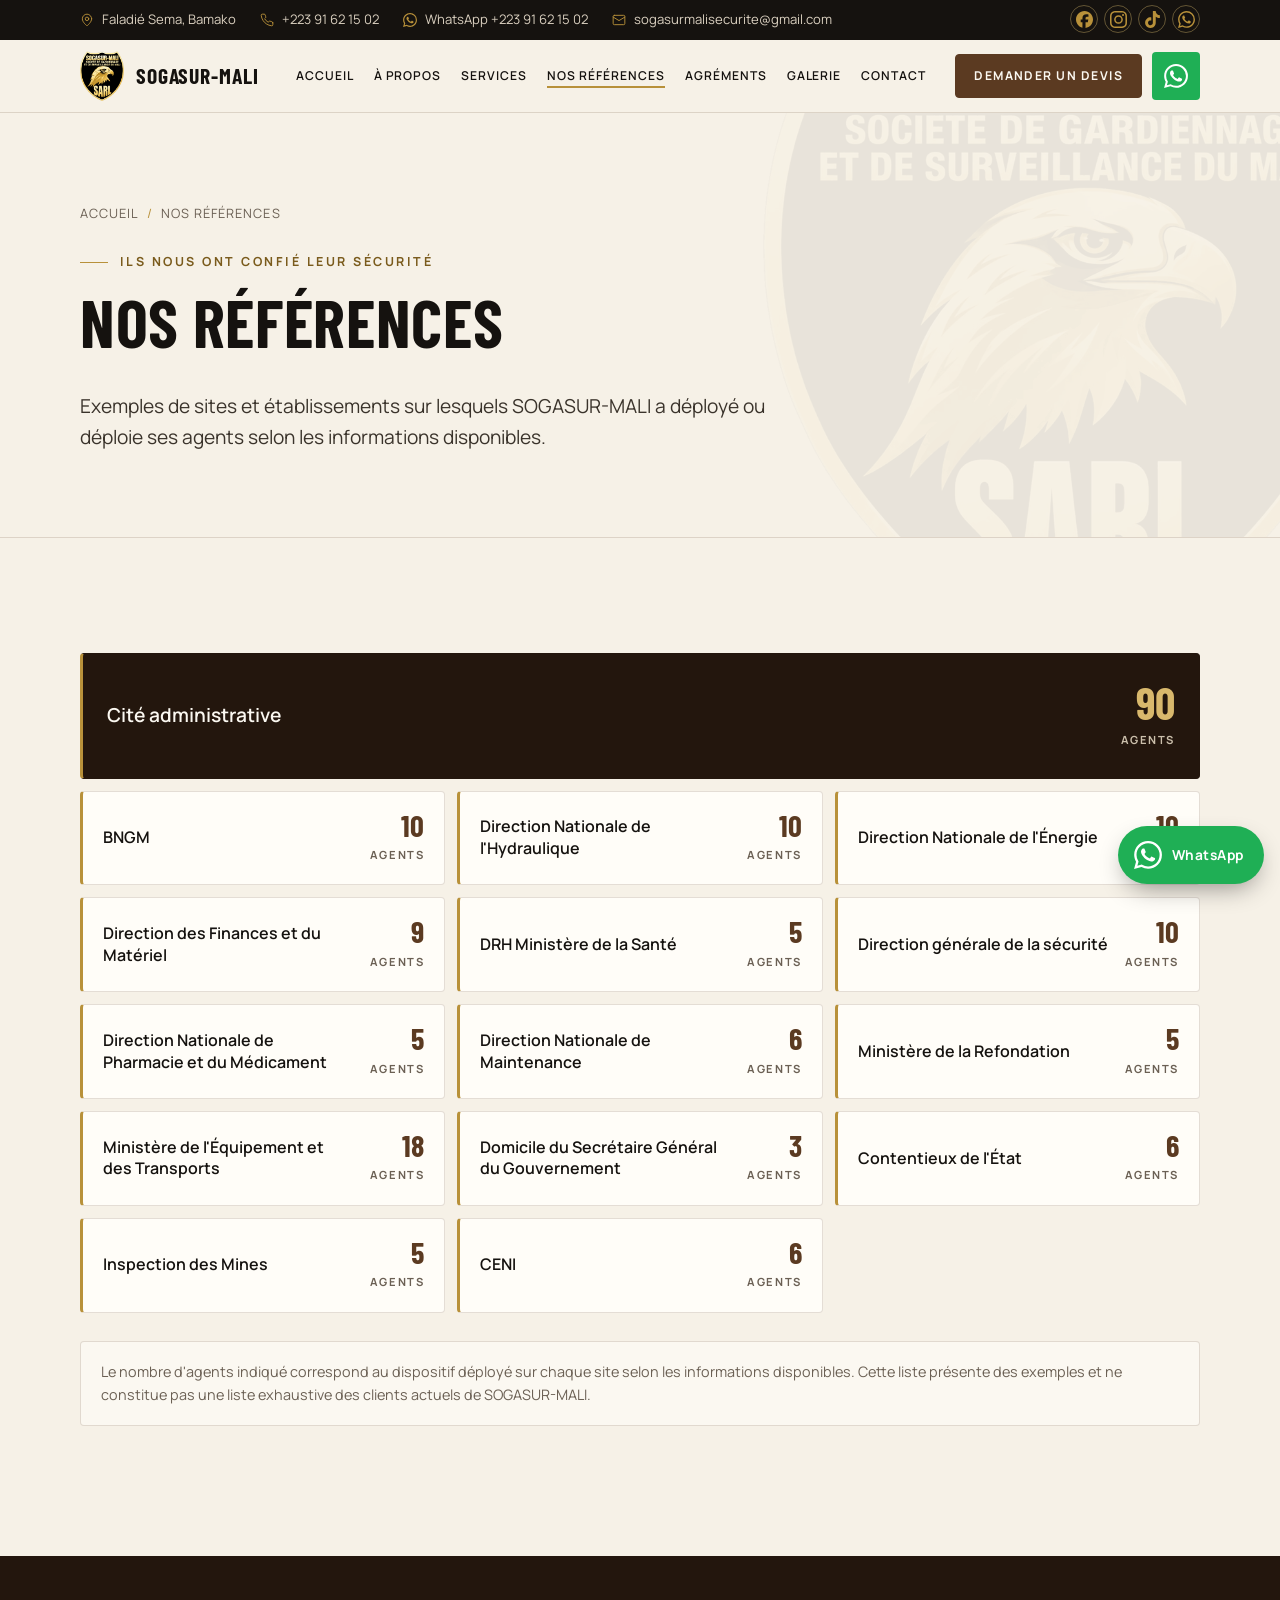
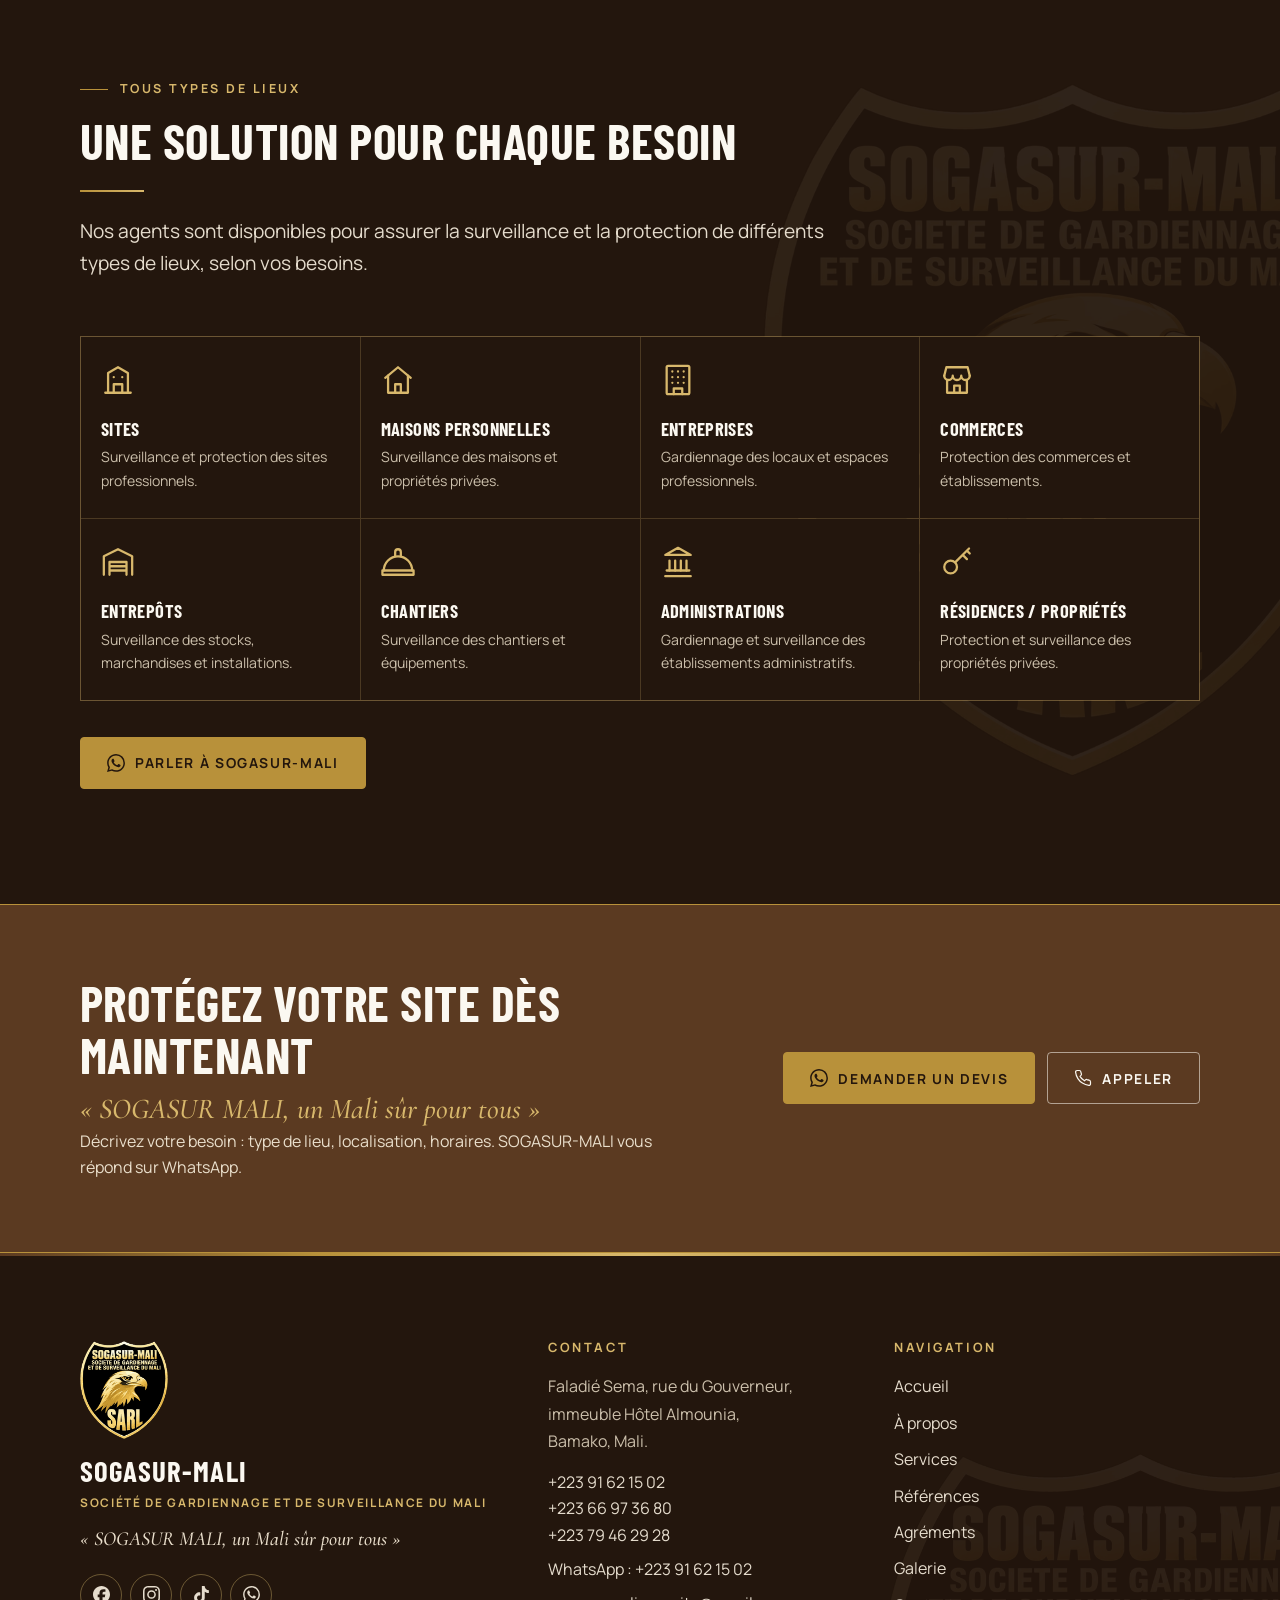
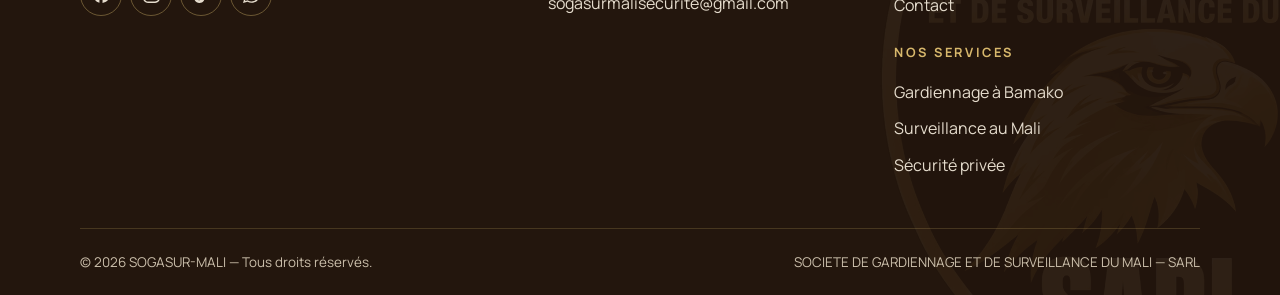
<file: references.html>
<!DOCTYPE html>
<html lang="fr" class="no-js">
<head>
<meta charset="utf-8">
<meta name="viewport" content="width=device-width, initial-scale=1, viewport-fit=cover">
<title>Nos références | SOGASUR-MALI, gardiennage au Mali</title>
<meta name="description" content="Exemples de sites où SOGASUR-MALI a déployé ou déploie ses agents de sécurité à Bamako : Cité administrative, ministères, directions nationales, CENI.">
<link rel="canonical" href="https://sogasurmali.github.io/references.html">
<meta name="robots" content="index, follow">
<meta name="theme-color" content="#23160D">
<meta name="format-detection" content="telephone=no">
<!-- Google Search Console : collez ici la balise de validation si vous choisissez la méthode « Balise HTML » -->
<!-- <meta name="google-site-verification" content="VOTRE_CODE"> -->
<meta property="og:type" content="website">
<meta property="og:locale" content="fr_FR">
<meta property="og:site_name" content="SOGASUR-MALI">
<meta property="og:title" content="Nos références | SOGASUR-MALI, gardiennage au Mali">
<meta property="og:description" content="Exemples de sites où SOGASUR-MALI a déployé ou déploie ses agents de sécurité à Bamako : Cité administrative, ministères, directions nationales, CENI.">
<meta property="og:url" content="https://sogasurmali.github.io/references.html">
<meta property="og:image" content="https://sogasurmali.github.io/images/og-sogasur-mali.jpg">
<meta property="og:image:width" content="1200">
<meta property="og:image:height" content="630">
<meta property="og:image:alt" content="Logo SOGASUR-MALI et agent de sécurité en poste">
<meta name="twitter:card" content="summary_large_image">
<link rel="icon" href="favicon.ico" sizes="any">
<link rel="icon" type="image/png" sizes="32x32" href="favicon-32.png">
<link rel="apple-touch-icon" href="apple-touch-icon.png">
<link rel="manifest" href="site.webmanifest">
<link rel="preload" href="assets/fonts/manrope-latin-400-normal.woff2" as="font" type="font/woff2" crossorigin>
<link rel="preload" href="assets/fonts/barlow-condensed-latin-700-normal.woff2" as="font" type="font/woff2" crossorigin>

<link rel="stylesheet" href="css/style.css">
<script type="application/ld+json">{"@context": "https://schema.org", "@type": "LocalBusiness", "@id": "https://sogasurmali.github.io/#organisation", "name": "SOGASUR-MALI", "legalName": "Société de Gardiennage et de Surveillance du Mali SARL", "alternateName": ["SOGASUR MALI", "Société de gardiennage et de surveillance du Mali"], "description": "Société de gardiennage et de surveillance basée à Bamako : gardiens et agents armés, présence 24h/24 et 7j/7, pour entreprises, administrations, établissements et particuliers au Mali.", "slogan": "SOGASUR MALI, un Mali sûr pour tous", "foundingDate": "2012", "founder": {"@type": "Person", "name": "Ali SIDIBE"}, "url": "https://sogasurmali.github.io/", "logo": "https://sogasurmali.github.io/images/logo/logo-sogasur-mali-400.png", "image": "https://sogasurmali.github.io/images/og-sogasur-mali.jpg", "telephone": "+22391621502", "email": "sogasurmalisecurite@gmail.com", "contactPoint": [{"@type": "ContactPoint", "telephone": "+22391621502", "contactType": "customer service", "areaServed": "ML", "availableLanguage": "French"}, {"@type": "ContactPoint", "telephone": "+22366973680", "contactType": "customer service", "areaServed": "ML", "availableLanguage": "French"}, {"@type": "ContactPoint", "telephone": "+22379462928", "contactType": "customer service", "areaServed": "ML", "availableLanguage": "French"}], "address": {"@type": "PostalAddress", "streetAddress": "Faladié Sema, rue du Gouverneur, immeuble Hôtel Almounia", "addressLocality": "Bamako", "addressCountry": "ML"}, "areaServed": {"@type": "Country", "name": "Mali"}, "geo": {"@type": "GeoCoordinates", "latitude": 12.585652, "longitude": -7.9512909}, "hasMap": "https://www.google.com/maps/place/Hotel+Alumounia+II/@12.585652,-7.9512909,17z", "sameAs": ["https://www.facebook.com/share/1cGJ3rPSbM/", "https://www.instagram.com/sogasur_mali", "https://www.tiktok.com/@sogas771"]}</script>
<script type="application/ld+json">{"@context": "https://schema.org", "@type": "BreadcrumbList", "itemListElement": [{"@type": "ListItem", "position": 1, "name": "Accueil", "item": "https://sogasurmali.github.io/"}, {"@type": "ListItem", "position": 2, "name": "Nos références", "item": "https://sogasurmali.github.io/references.html"}]}</script>
</head>
<body>
<a class="skip" href="#contenu">Aller au contenu</a>

<div class="topbar">
  <div class="wrap">
    <div class="topbar-info">
      <span><svg viewBox="0 0 24 24" fill="none" stroke="currentColor" stroke-width="1.6" stroke-linecap="round" stroke-linejoin="round" aria-hidden="true"><path d="M20 10c0 6-8 12-8 12S4 16 4 10a8 8 0 0 1 16 0z"/><circle cx="12" cy="10" r="3"/></svg>Faladié Sema, Bamako</span>
      <a href="tel:+22391621502"><svg viewBox="0 0 24 24" fill="none" stroke="currentColor" stroke-width="1.6" stroke-linecap="round" stroke-linejoin="round" aria-hidden="true"><path d="M22 16.9v3a2 2 0 0 1-2.2 2 19.8 19.8 0 0 1-8.6-3.1 19.5 19.5 0 0 1-6-6A19.8 19.8 0 0 1 2.1 4.2 2 2 0 0 1 4.1 2h3a2 2 0 0 1 2 1.7c.1.9.4 1.8.7 2.7a2 2 0 0 1-.5 2.1L8 9.8a16 16 0 0 0 6 6l1.3-1.3a2 2 0 0 1 2.1-.4c.9.3 1.8.6 2.7.7a2 2 0 0 1 1.7 2z"/></svg>+223 91 62 15 02</a>
      <a href="https://wa.me/22391621502?text=Bonjour%20SOGASUR-MALI%2C%20je%20souhaite%20obtenir%20des%20informations%20sur%20vos%20services%20de%20gardiennage%20et%20de%20surveillance." target="_blank" rel="noopener"><svg viewBox="0 0 24 24" fill="currentColor" aria-hidden="true"><path d="M17.472 14.382c-.297-.149-1.758-.867-2.03-.967-.273-.099-.471-.148-.67.15-.197.297-.767.966-.94 1.164-.173.199-.347.223-.644.075-.297-.15-1.255-.463-2.39-1.475-.883-.788-1.48-1.761-1.653-2.059-.173-.297-.018-.458.13-.606.134-.133.298-.347.446-.52.149-.174.198-.298.298-.497.099-.198.05-.371-.025-.52-.075-.149-.669-1.612-.916-2.207-.242-.579-.487-.5-.669-.51-.173-.008-.371-.01-.57-.01-.198 0-.52.074-.792.372-.272.297-1.04 1.016-1.04 2.479 0 1.462 1.065 2.875 1.213 3.074.149.198 2.096 3.2 5.077 4.487.709.306 1.262.489 1.694.625.712.227 1.36.195 1.871.118.571-.085 1.758-.719 2.006-1.413.248-.694.248-1.289.173-1.413-.074-.124-.272-.198-.57-.347m-5.421 7.403h-.004a9.87 9.87 0 01-5.031-1.378l-.361-.214-3.741.982.998-3.648-.235-.374a9.86 9.86 0 01-1.51-5.26c.001-5.45 4.436-9.884 9.888-9.884 2.64 0 5.122 1.03 6.988 2.898a9.825 9.825 0 012.893 6.994c-.003 5.45-4.437 9.884-9.885 9.884m8.413-18.297A11.815 11.815 0 0012.05 0C5.495 0 .16 5.335.157 11.892c0 2.096.547 4.142 1.588 5.945L.057 24l6.305-1.654a11.882 11.882 0 005.683 1.448h.005c6.554 0 11.89-5.335 11.893-11.893a11.821 11.821 0 00-3.48-8.413Z"/></svg>WhatsApp +223 91 62 15 02</a>
      <a href="mailto:sogasurmalisecurite@gmail.com"><svg viewBox="0 0 24 24" fill="none" stroke="currentColor" stroke-width="1.6" stroke-linecap="round" stroke-linejoin="round" aria-hidden="true"><rect x="2" y="4" width="20" height="16" rx="2"/><path d="m22 7-10 6L2 7"/></svg>sogasurmalisecurite@gmail.com</a>
    </div>
    <ul class="social">
  <li><a href="https://www.facebook.com/share/1cGJ3rPSbM/?mibextid=wwXIfr" target="_blank" rel="noopener" aria-label="Facebook de SOGASUR-MALI"><svg viewBox="0 0 24 24" fill="currentColor" aria-hidden="true"><path d="M9.101 23.691v-7.98H6.627v-3.667h2.474v-1.58c0-4.085 1.848-5.978 5.858-5.978.401 0 .955.042 1.468.103a8.68 8.68 0 0 1 1.141.195v3.325a8.623 8.623 0 0 0-.653-.036 26.805 26.805 0 0 0-.733-.009c-.707 0-1.259.096-1.675.309a1.686 1.686 0 0 0-.679.622c-.258.42-.374.995-.374 1.752v1.297h3.919l-.386 2.103-.287 1.564h-3.246v8.245C19.396 23.238 24 18.179 24 12.044c0-6.627-5.373-12-12-12s-12 5.373-12 12c0 5.628 3.874 10.35 9.101 11.647Z"/></svg></a></li>
  <li><a href="https://www.instagram.com/sogasur_mali?stkn=cTR3ZTA2YWw3cGln&amp;utm_source=qr" target="_blank" rel="noopener" aria-label="Instagram de SOGASUR-MALI"><svg viewBox="0 0 24 24" fill="currentColor" aria-hidden="true"><path d="M7.0301.084c-1.2768.0602-2.1487.264-2.911.5634-.7888.3075-1.4575.72-2.1228 1.3877-.6652.6677-1.075 1.3368-1.3802 2.127-.2954.7638-.4956 1.6365-.552 2.914-.0564 1.2775-.0689 1.6882-.0626 4.947.0062 3.2586.0206 3.6671.0825 4.9473.061 1.2765.264 2.1482.5635 2.9107.308.7889.72 1.4573 1.388 2.1228.6679.6655 1.3365 1.0743 2.1285 1.38.7632.295 1.6361.4961 2.9134.552 1.2773.056 1.6884.069 4.9462.0627 3.2578-.0062 3.668-.0207 4.9478-.0814 1.28-.0607 2.147-.2652 2.9098-.5633.7889-.3086 1.4578-.72 2.1228-1.3881.665-.6682 1.0745-1.3378 1.3795-2.1284.2957-.7632.4966-1.636.552-2.9124.056-1.2809.0692-1.6898.063-4.948-.0063-3.2583-.021-3.6668-.0817-4.9465-.0607-1.2797-.264-2.1487-.5633-2.9117-.3084-.7889-.72-1.4568-1.3876-2.1228C21.2982 1.33 20.628.9208 19.8378.6165 19.074.321 18.2017.1197 16.9244.0645 15.6471.0093 15.236-.005 11.977.0014 8.718.0076 8.31.0215 7.0301.0839m.1402 21.6932c-1.17-.0509-1.8053-.2453-2.2287-.408-.5606-.216-.96-.4771-1.3819-.895-.422-.4178-.6811-.8186-.9-1.378-.1644-.4234-.3624-1.058-.4171-2.228-.0595-1.2645-.072-1.6442-.079-4.848-.007-3.2037.0053-3.583.0607-4.848.05-1.169.2456-1.805.408-2.2282.216-.5613.4762-.96.895-1.3816.4188-.4217.8184-.6814 1.3783-.9003.423-.1651 1.0575-.3614 2.227-.4171 1.2655-.06 1.6447-.072 4.848-.079 3.2033-.007 3.5835.005 4.8495.0608 1.169.0508 1.8053.2445 2.228.408.5608.216.96.4754 1.3816.895.4217.4194.6816.8176.9005 1.3787.1653.4217.3617 1.056.4169 2.2263.0602 1.2655.0739 1.645.0796 4.848.0058 3.203-.0055 3.5834-.061 4.848-.051 1.17-.245 1.8055-.408 2.2294-.216.5604-.4763.96-.8954 1.3814-.419.4215-.8181.6811-1.3783.9-.4224.1649-1.0577.3617-2.2262.4174-1.2656.0595-1.6448.072-4.8493.079-3.2045.007-3.5825-.006-4.848-.0608M16.953 5.5864A1.44 1.44 0 1 0 18.39 4.144a1.44 1.44 0 0 0-1.437 1.4424M5.8385 12.012c.0067 3.4032 2.7706 6.1557 6.173 6.1493 3.4026-.0065 6.157-2.7701 6.1506-6.1733-.0065-3.4032-2.771-6.1565-6.174-6.1498-3.403.0067-6.156 2.771-6.1496 6.1738M8 12.0077a4 4 0 1 1 4.008 3.9921A3.9996 3.9996 0 0 1 8 12.0077"/></svg></a></li>
  <li><a href="https://www.tiktok.com/@sogas771?_r=1&amp;_t=ZS-99pvnPobqqI" target="_blank" rel="noopener" aria-label="TikTok de SOGASUR-MALI"><svg viewBox="0 0 24 24" fill="currentColor" aria-hidden="true"><path d="M12.525.02c1.31-.02 2.61-.01 3.91-.02.08 1.53.63 3.09 1.75 4.17 1.12 1.11 2.7 1.62 4.24 1.79v4.03c-1.44-.05-2.89-.35-4.2-.97-.57-.26-1.1-.59-1.62-.93-.01 2.92.01 5.84-.02 8.75-.08 1.4-.54 2.79-1.35 3.94-1.31 1.92-3.58 3.17-5.91 3.21-1.43.08-2.86-.31-4.08-1.03-2.02-1.19-3.44-3.37-3.65-5.71-.02-.5-.03-1-.01-1.49.18-1.9 1.12-3.72 2.58-4.96 1.66-1.44 3.98-2.13 6.15-1.72.02 1.48-.04 2.96-.04 4.44-.99-.32-2.15-.23-3.02.37-.63.41-1.11 1.04-1.36 1.75-.21.51-.15 1.07-.14 1.61.24 1.64 1.82 3.02 3.5 2.87 1.12-.01 2.19-.66 2.77-1.61.19-.33.4-.67.41-1.06.1-1.79.06-3.57.07-5.36.01-4.03-.01-8.05.02-12.07z"/></svg></a></li>
  <li><a href="https://wa.me/22391621502?text=Bonjour%20SOGASUR-MALI%2C%20je%20souhaite%20obtenir%20des%20informations%20sur%20vos%20services%20de%20gardiennage%20et%20de%20surveillance." target="_blank" rel="noopener" aria-label="WhatsApp de SOGASUR-MALI"><svg viewBox="0 0 24 24" fill="currentColor" aria-hidden="true"><path d="M17.472 14.382c-.297-.149-1.758-.867-2.03-.967-.273-.099-.471-.148-.67.15-.197.297-.767.966-.94 1.164-.173.199-.347.223-.644.075-.297-.15-1.255-.463-2.39-1.475-.883-.788-1.48-1.761-1.653-2.059-.173-.297-.018-.458.13-.606.134-.133.298-.347.446-.52.149-.174.198-.298.298-.497.099-.198.05-.371-.025-.52-.075-.149-.669-1.612-.916-2.207-.242-.579-.487-.5-.669-.51-.173-.008-.371-.01-.57-.01-.198 0-.52.074-.792.372-.272.297-1.04 1.016-1.04 2.479 0 1.462 1.065 2.875 1.213 3.074.149.198 2.096 3.2 5.077 4.487.709.306 1.262.489 1.694.625.712.227 1.36.195 1.871.118.571-.085 1.758-.719 2.006-1.413.248-.694.248-1.289.173-1.413-.074-.124-.272-.198-.57-.347m-5.421 7.403h-.004a9.87 9.87 0 01-5.031-1.378l-.361-.214-3.741.982.998-3.648-.235-.374a9.86 9.86 0 01-1.51-5.26c.001-5.45 4.436-9.884 9.888-9.884 2.64 0 5.122 1.03 6.988 2.898a9.825 9.825 0 012.893 6.994c-.003 5.45-4.437 9.884-9.885 9.884m8.413-18.297A11.815 11.815 0 0012.05 0C5.495 0 .16 5.335.157 11.892c0 2.096.547 4.142 1.588 5.945L.057 24l6.305-1.654a11.882 11.882 0 005.683 1.448h.005c6.554 0 11.89-5.335 11.893-11.893a11.821 11.821 0 00-3.48-8.413Z"/></svg></a></li>
</ul>
  </div>
</div>

<header class="site-header">
  <div class="wrap">
    <a class="brand" href="index.html" aria-label="SOGASUR-MALI, retour à l'accueil">
      <img src="images/logo/logo-sogasur-mali-160.png" alt="Logo SOGASUR-MALI" width="160" height="179">
      <span class="brand-text"><span class="brand-name">SOGASUR-MALI</span><span class="brand-sub">Gardiennage &amp; surveillance</span></span>
    </a>
    <nav class="nav" aria-label="Navigation principale"><ul><li><a href="index.html">Accueil</a></li><li><a href="about.html">À propos</a></li><li><a href="services.html">Services</a></li><li><a href="references.html" aria-current="page">Nos références</a></li><li><a href="agrements.html">Agréments</a></li><li><a href="gallery.html">Galerie</a></li><li><a href="contact.html">Contact</a></li></ul></nav>
    <div class="header-actions">
      <a class="header-wa" href="https://wa.me/22391621502?text=Bonjour%20SOGASUR-MALI%2C%20je%20souhaite%20obtenir%20des%20informations%20sur%20vos%20services%20de%20gardiennage%20et%20de%20surveillance." target="_blank" rel="noopener"><svg viewBox="0 0 24 24" fill="currentColor" aria-hidden="true"><path d="M17.472 14.382c-.297-.149-1.758-.867-2.03-.967-.273-.099-.471-.148-.67.15-.197.297-.767.966-.94 1.164-.173.199-.347.223-.644.075-.297-.15-1.255-.463-2.39-1.475-.883-.788-1.48-1.761-1.653-2.059-.173-.297-.018-.458.13-.606.134-.133.298-.347.446-.52.149-.174.198-.298.298-.497.099-.198.05-.371-.025-.52-.075-.149-.669-1.612-.916-2.207-.242-.579-.487-.5-.669-.51-.173-.008-.371-.01-.57-.01-.198 0-.52.074-.792.372-.272.297-1.04 1.016-1.04 2.479 0 1.462 1.065 2.875 1.213 3.074.149.198 2.096 3.2 5.077 4.487.709.306 1.262.489 1.694.625.712.227 1.36.195 1.871.118.571-.085 1.758-.719 2.006-1.413.248-.694.248-1.289.173-1.413-.074-.124-.272-.198-.57-.347m-5.421 7.403h-.004a9.87 9.87 0 01-5.031-1.378l-.361-.214-3.741.982.998-3.648-.235-.374a9.86 9.86 0 01-1.51-5.26c.001-5.45 4.436-9.884 9.888-9.884 2.64 0 5.122 1.03 6.988 2.898a9.825 9.825 0 012.893 6.994c-.003 5.45-4.437 9.884-9.885 9.884m8.413-18.297A11.815 11.815 0 0012.05 0C5.495 0 .16 5.335.157 11.892c0 2.096.547 4.142 1.588 5.945L.057 24l6.305-1.654a11.882 11.882 0 005.683 1.448h.005c6.554 0 11.89-5.335 11.893-11.893a11.821 11.821 0 00-3.48-8.413Z"/></svg><span><small>WhatsApp</small>+223 91 62 15 02</span></a>
      <a class="btn btn-primary header-cta" href="https://wa.me/22391621502?text=Bonjour%20SOGASUR-MALI%2C%20je%20souhaite%20demander%20un%20devis%20pour%20un%20service%20de%20gardiennage/surveillance." target="_blank" rel="noopener">Demander un devis</a>
      <a class="wa-icon-btn" href="https://wa.me/22391621502?text=Bonjour%20SOGASUR-MALI%2C%20je%20souhaite%20obtenir%20des%20informations%20sur%20vos%20services%20de%20gardiennage%20et%20de%20surveillance." target="_blank" rel="noopener" aria-label="Écrire sur WhatsApp au +223 91 62 15 02"><svg viewBox="0 0 24 24" fill="currentColor" aria-hidden="true"><path d="M17.472 14.382c-.297-.149-1.758-.867-2.03-.967-.273-.099-.471-.148-.67.15-.197.297-.767.966-.94 1.164-.173.199-.347.223-.644.075-.297-.15-1.255-.463-2.39-1.475-.883-.788-1.48-1.761-1.653-2.059-.173-.297-.018-.458.13-.606.134-.133.298-.347.446-.52.149-.174.198-.298.298-.497.099-.198.05-.371-.025-.52-.075-.149-.669-1.612-.916-2.207-.242-.579-.487-.5-.669-.51-.173-.008-.371-.01-.57-.01-.198 0-.52.074-.792.372-.272.297-1.04 1.016-1.04 2.479 0 1.462 1.065 2.875 1.213 3.074.149.198 2.096 3.2 5.077 4.487.709.306 1.262.489 1.694.625.712.227 1.36.195 1.871.118.571-.085 1.758-.719 2.006-1.413.248-.694.248-1.289.173-1.413-.074-.124-.272-.198-.57-.347m-5.421 7.403h-.004a9.87 9.87 0 01-5.031-1.378l-.361-.214-3.741.982.998-3.648-.235-.374a9.86 9.86 0 01-1.51-5.26c.001-5.45 4.436-9.884 9.888-9.884 2.64 0 5.122 1.03 6.988 2.898a9.825 9.825 0 012.893 6.994c-.003 5.45-4.437 9.884-9.885 9.884m8.413-18.297A11.815 11.815 0 0012.05 0C5.495 0 .16 5.335.157 11.892c0 2.096.547 4.142 1.588 5.945L.057 24l6.305-1.654a11.882 11.882 0 005.683 1.448h.005c6.554 0 11.89-5.335 11.893-11.893a11.821 11.821 0 00-3.48-8.413Z"/></svg></a>
      <button class="menu-toggle" type="button" aria-controls="drawer" aria-expanded="false" aria-label="Ouvrir le menu"><svg viewBox="0 0 24 24" fill="none" stroke="currentColor" stroke-width="1.6" stroke-linecap="round" stroke-linejoin="round" aria-hidden="true"><path d="M3 6h18M3 12h18M3 18h18"/></svg></button>
    </div>
  </div>
</header>

<div class="drawer" id="drawer" aria-hidden="true" role="dialog" aria-label="Menu">
  <div class="drawer-head">
    <span class="brand"><img src="images/logo/logo-sogasur-mali-160.png" alt="" width="160" height="179"><span class="brand-text"><span class="brand-name">SOGASUR-MALI</span><span class="brand-sub">Gardiennage &amp; surveillance</span></span></span>
    <button class="drawer-close" type="button" aria-label="Fermer le menu"><svg viewBox="0 0 24 24" fill="none" stroke="currentColor" stroke-width="1.6" stroke-linecap="round" stroke-linejoin="round" aria-hidden="true"><path d="M18 6 6 18M6 6l12 12"/></svg></button>
  </div>
  <nav aria-label="Navigation mobile"><ul><li><a href="index.html">Accueil<svg viewBox="0 0 24 24" fill="none" stroke="currentColor" stroke-width="1.6" stroke-linecap="round" stroke-linejoin="round" aria-hidden="true"><path d="M5 12h14M12 5l7 7-7 7"/></svg></a></li><li><a href="about.html">À propos<svg viewBox="0 0 24 24" fill="none" stroke="currentColor" stroke-width="1.6" stroke-linecap="round" stroke-linejoin="round" aria-hidden="true"><path d="M5 12h14M12 5l7 7-7 7"/></svg></a></li><li><a href="services.html">Services<svg viewBox="0 0 24 24" fill="none" stroke="currentColor" stroke-width="1.6" stroke-linecap="round" stroke-linejoin="round" aria-hidden="true"><path d="M5 12h14M12 5l7 7-7 7"/></svg></a></li><li><a href="references.html" aria-current="page">Nos références<svg viewBox="0 0 24 24" fill="none" stroke="currentColor" stroke-width="1.6" stroke-linecap="round" stroke-linejoin="round" aria-hidden="true"><path d="M5 12h14M12 5l7 7-7 7"/></svg></a></li><li><a href="agrements.html">Agréments<svg viewBox="0 0 24 24" fill="none" stroke="currentColor" stroke-width="1.6" stroke-linecap="round" stroke-linejoin="round" aria-hidden="true"><path d="M5 12h14M12 5l7 7-7 7"/></svg></a></li><li><a href="gallery.html">Galerie<svg viewBox="0 0 24 24" fill="none" stroke="currentColor" stroke-width="1.6" stroke-linecap="round" stroke-linejoin="round" aria-hidden="true"><path d="M5 12h14M12 5l7 7-7 7"/></svg></a></li><li><a href="contact.html">Contact<svg viewBox="0 0 24 24" fill="none" stroke="currentColor" stroke-width="1.6" stroke-linecap="round" stroke-linejoin="round" aria-hidden="true"><path d="M5 12h14M12 5l7 7-7 7"/></svg></a></li></ul></nav>
  <a class="btn btn-gold btn-block" href="https://wa.me/22391621502?text=Bonjour%20SOGASUR-MALI%2C%20je%20souhaite%20demander%20un%20devis%20pour%20un%20service%20de%20gardiennage/surveillance." target="_blank" rel="noopener"><svg viewBox="0 0 24 24" fill="currentColor" aria-hidden="true"><path d="M17.472 14.382c-.297-.149-1.758-.867-2.03-.967-.273-.099-.471-.148-.67.15-.197.297-.767.966-.94 1.164-.173.199-.347.223-.644.075-.297-.15-1.255-.463-2.39-1.475-.883-.788-1.48-1.761-1.653-2.059-.173-.297-.018-.458.13-.606.134-.133.298-.347.446-.52.149-.174.198-.298.298-.497.099-.198.05-.371-.025-.52-.075-.149-.669-1.612-.916-2.207-.242-.579-.487-.5-.669-.51-.173-.008-.371-.01-.57-.01-.198 0-.52.074-.792.372-.272.297-1.04 1.016-1.04 2.479 0 1.462 1.065 2.875 1.213 3.074.149.198 2.096 3.2 5.077 4.487.709.306 1.262.489 1.694.625.712.227 1.36.195 1.871.118.571-.085 1.758-.719 2.006-1.413.248-.694.248-1.289.173-1.413-.074-.124-.272-.198-.57-.347m-5.421 7.403h-.004a9.87 9.87 0 01-5.031-1.378l-.361-.214-3.741.982.998-3.648-.235-.374a9.86 9.86 0 01-1.51-5.26c.001-5.45 4.436-9.884 9.888-9.884 2.64 0 5.122 1.03 6.988 2.898a9.825 9.825 0 012.893 6.994c-.003 5.45-4.437 9.884-9.885 9.884m8.413-18.297A11.815 11.815 0 0012.05 0C5.495 0 .16 5.335.157 11.892c0 2.096.547 4.142 1.588 5.945L.057 24l6.305-1.654a11.882 11.882 0 005.683 1.448h.005c6.554 0 11.89-5.335 11.893-11.893a11.821 11.821 0 00-3.48-8.413Z"/></svg>Demander un devis</a>
  <a class="btn btn-light btn-block" href="tel:+22391621502"><svg viewBox="0 0 24 24" fill="none" stroke="currentColor" stroke-width="1.6" stroke-linecap="round" stroke-linejoin="round" aria-hidden="true"><path d="M22 16.9v3a2 2 0 0 1-2.2 2 19.8 19.8 0 0 1-8.6-3.1 19.5 19.5 0 0 1-6-6A19.8 19.8 0 0 1 2.1 4.2 2 2 0 0 1 4.1 2h3a2 2 0 0 1 2 1.7c.1.9.4 1.8.7 2.7a2 2 0 0 1-.5 2.1L8 9.8a16 16 0 0 0 6 6l1.3-1.3a2 2 0 0 1 2.1-.4c.9.3 1.8.6 2.7.7a2 2 0 0 1 1.7 2z"/></svg>Appeler le +223 91 62 15 02</a>
  <p class="drawer-contact">Tél. : <a href="tel:+22391621502">+223 91 62 15 02</a> · <a href="tel:+22366973680">+223 66 97 36 80</a> · <a href="tel:+22379462928">+223 79 46 29 28</a><br>Faladié Sema, rue du Gouverneur, immeuble Hôtel Almounia, Bamako, Mali.<br><a href="mailto:sogasurmalisecurite@gmail.com">sogasurmalisecurite@gmail.com</a></p>
</div>

<main id="contenu">
<section class="page-hero wm wm-right"><div class="wrap"><nav class="crumbs" aria-label="Fil d'Ariane"><ol><li><a href="index.html">Accueil</a></li><li aria-current="page">Nos références</li></ol></nav><p class="eyebrow">Ils nous ont confié leur sécurité</p>
<h1>Nos références</h1>
<p class="lead">Exemples de sites et établissements sur lesquels SOGASUR-MALI a déployé ou déploie ses agents selon les informations disponibles.</p></div></section>

<section class="section">
  <div class="wrap">
    <ul class="refs" style="list-style:none;padding:0;margin:0">
      <li class="ref ref-feature"><h3>Cité administrative</h3><div class="ref-count"><strong>90</strong><span>agents</span></div></li><li class="ref"><h3>BNGM</h3><div class="ref-count"><strong>10</strong><span>agents</span></div></li><li class="ref"><h3>Direction Nationale de l'Hydraulique</h3><div class="ref-count"><strong>10</strong><span>agents</span></div></li><li class="ref"><h3>Direction Nationale de l'Énergie</h3><div class="ref-count"><strong>10</strong><span>agents</span></div></li><li class="ref"><h3>Direction des Finances et du Matériel</h3><div class="ref-count"><strong>9</strong><span>agents</span></div></li><li class="ref"><h3>DRH Ministère de la Santé</h3><div class="ref-count"><strong>5</strong><span>agents</span></div></li><li class="ref"><h3>Direction générale de la sécurité</h3><div class="ref-count"><strong>10</strong><span>agents</span></div></li><li class="ref"><h3>Direction Nationale de Pharmacie et du Médicament</h3><div class="ref-count"><strong>5</strong><span>agents</span></div></li><li class="ref"><h3>Direction Nationale de Maintenance</h3><div class="ref-count"><strong>6</strong><span>agents</span></div></li><li class="ref"><h3>Ministère de la Refondation</h3><div class="ref-count"><strong>5</strong><span>agents</span></div></li><li class="ref"><h3>Ministère de l'Équipement et des Transports</h3><div class="ref-count"><strong>18</strong><span>agents</span></div></li><li class="ref"><h3>Domicile du Secrétaire Général du Gouvernement</h3><div class="ref-count"><strong>3</strong><span>agents</span></div></li><li class="ref"><h3>Contentieux de l'État</h3><div class="ref-count"><strong>6</strong><span>agents</span></div></li><li class="ref"><h3>Inspection des Mines</h3><div class="ref-count"><strong>5</strong><span>agents</span></div></li><li class="ref"><h3>CENI</h3><div class="ref-count"><strong>6</strong><span>agents</span></div></li>
    </ul>
    <p class="note-box">Le nombre d'agents indiqué correspond au dispositif déployé sur chaque site selon les informations disponibles. Cette liste présente des exemples et ne constitue pas une liste exhaustive des clients actuels de SOGASUR-MALI.</p>
  </div>
</section>
<section class="section section-dark wm wm-right" id="lieux" aria-labelledby="lieux-t">
  <div class="wrap">
    <div class="section-head">
      <p class="eyebrow">Tous types de lieux</p>
      <h2 id="lieux-t">Une solution pour chaque besoin</h2>
      <hr class="gold-rule">
      <p class="lead">Nos agents sont disponibles pour assurer la surveillance et la protection de différents types de lieux, selon vos besoins.</p>
    </div>
    <div class="places reveal"><div class="place"><svg viewBox="0 0 24 24" fill="none" stroke="currentColor" stroke-width="1.6" stroke-linecap="round" stroke-linejoin="round" aria-hidden="true"><path d="M3 21h18M5 21V7l7-4 7 4v14"/><path d="M9 21v-6h6v6M9 10h.01M15 10h.01"/></svg><h3>Sites</h3><p>Surveillance et protection des sites professionnels.</p></div><div class="place"><svg viewBox="0 0 24 24" fill="none" stroke="currentColor" stroke-width="1.6" stroke-linecap="round" stroke-linejoin="round" aria-hidden="true"><path d="M3 10.5 12 3l9 7.5"/><path d="M5 9v12h14V9"/><path d="M10 21v-6h4v6"/></svg><h3>Maisons personnelles</h3><p>Surveillance des maisons et propriétés privées.</p></div><div class="place"><svg viewBox="0 0 24 24" fill="none" stroke="currentColor" stroke-width="1.6" stroke-linecap="round" stroke-linejoin="round" aria-hidden="true"><rect x="4" y="2" width="16" height="20" rx="1"/><path d="M9 22v-4h6v4M8 6h.01M12 6h.01M16 6h.01M8 10h.01M12 10h.01M16 10h.01M8 14h.01M12 14h.01M16 14h.01"/></svg><h3>Entreprises</h3><p>Gardiennage des locaux et espaces professionnels.</p></div><div class="place"><svg viewBox="0 0 24 24" fill="none" stroke="currentColor" stroke-width="1.6" stroke-linecap="round" stroke-linejoin="round" aria-hidden="true"><path d="M3 9 4.5 3h15L21 9"/><path d="M3 9a3 3 0 0 0 6 0 3 3 0 0 0 6 0 3 3 0 0 0 6 0"/><path d="M5 12v9h14v-9M10 21v-5h4v5"/></svg><h3>Commerces</h3><p>Protection des commerces et établissements.</p></div><div class="place"><svg viewBox="0 0 24 24" fill="none" stroke="currentColor" stroke-width="1.6" stroke-linecap="round" stroke-linejoin="round" aria-hidden="true"><path d="M2 21V8l10-5 10 5v13"/><path d="M6 21v-9h12v9M6 15h12M6 18h12"/></svg><h3>Entrepôts</h3><p>Surveillance des stocks, marchandises et installations.</p></div><div class="place"><svg viewBox="0 0 24 24" fill="none" stroke="currentColor" stroke-width="1.6" stroke-linecap="round" stroke-linejoin="round" aria-hidden="true"><path d="M2 18a10 10 0 0 1 20 0"/><path d="M1 18h22v3H1zM10 8V5a2 2 0 0 1 4 0v3"/></svg><h3>Chantiers</h3><p>Surveillance des chantiers et équipements.</p></div><div class="place"><svg viewBox="0 0 24 24" fill="none" stroke="currentColor" stroke-width="1.6" stroke-linecap="round" stroke-linejoin="round" aria-hidden="true"><path d="M3 22h18M6 18v-7M10 18v-7M14 18v-7M18 18v-7M12 2l9 5H3z"/><path d="M4 18h16"/></svg><h3>Administrations</h3><p>Gardiennage et surveillance des établissements administratifs.</p></div><div class="place"><svg viewBox="0 0 24 24" fill="none" stroke="currentColor" stroke-width="1.6" stroke-linecap="round" stroke-linejoin="round" aria-hidden="true"><circle cx="7.5" cy="15.5" r="4.5"/><path d="m10.7 12.3 9.8-9.8M16 7l3 3M19 4l2 2"/></svg><h3>Résidences / propriétés</h3><p>Protection et surveillance des propriétés privées.</p></div></div>
    <div class="btn-row" style="margin-top:36px"><a class="btn btn-gold" href="https://wa.me/22391621502?text=Bonjour%20SOGASUR-MALI%2C%20je%20souhaite%20obtenir%20des%20informations%20sur%20vos%20services%20de%20gardiennage%20et%20de%20surveillance." target="_blank" rel="noopener"><svg viewBox="0 0 24 24" fill="currentColor" aria-hidden="true"><path d="M17.472 14.382c-.297-.149-1.758-.867-2.03-.967-.273-.099-.471-.148-.67.15-.197.297-.767.966-.94 1.164-.173.199-.347.223-.644.075-.297-.15-1.255-.463-2.39-1.475-.883-.788-1.48-1.761-1.653-2.059-.173-.297-.018-.458.13-.606.134-.133.298-.347.446-.52.149-.174.198-.298.298-.497.099-.198.05-.371-.025-.52-.075-.149-.669-1.612-.916-2.207-.242-.579-.487-.5-.669-.51-.173-.008-.371-.01-.57-.01-.198 0-.52.074-.792.372-.272.297-1.04 1.016-1.04 2.479 0 1.462 1.065 2.875 1.213 3.074.149.198 2.096 3.2 5.077 4.487.709.306 1.262.489 1.694.625.712.227 1.36.195 1.871.118.571-.085 1.758-.719 2.006-1.413.248-.694.248-1.289.173-1.413-.074-.124-.272-.198-.57-.347m-5.421 7.403h-.004a9.87 9.87 0 01-5.031-1.378l-.361-.214-3.741.982.998-3.648-.235-.374a9.86 9.86 0 01-1.51-5.26c.001-5.45 4.436-9.884 9.888-9.884 2.64 0 5.122 1.03 6.988 2.898a9.825 9.825 0 012.893 6.994c-.003 5.45-4.437 9.884-9.885 9.884m8.413-18.297A11.815 11.815 0 0012.05 0C5.495 0 .16 5.335.157 11.892c0 2.096.547 4.142 1.588 5.945L.057 24l6.305-1.654a11.882 11.882 0 005.683 1.448h.005c6.554 0 11.89-5.335 11.893-11.893a11.821 11.821 0 00-3.48-8.413Z"/></svg>Parler à SOGASUR-MALI</a></div>
  </div>
</section>
<section class="cta-band" aria-labelledby="cta-t">
  <div class="wrap">
    <div>
      <h2 id="cta-t">Protégez votre site dès maintenant</h2>
      <p class="slogan">« SOGASUR MALI, un Mali sûr pour tous »</p>
      <p>Décrivez votre besoin : type de lieu, localisation, horaires. SOGASUR-MALI vous répond sur WhatsApp.</p>
    </div>
    <div class="btn-row">
      <a class="btn btn-gold" href="https://wa.me/22391621502?text=Bonjour%20SOGASUR-MALI%2C%20je%20souhaite%20demander%20un%20devis%20pour%20un%20service%20de%20gardiennage/surveillance." target="_blank" rel="noopener"><svg viewBox="0 0 24 24" fill="currentColor" aria-hidden="true"><path d="M17.472 14.382c-.297-.149-1.758-.867-2.03-.967-.273-.099-.471-.148-.67.15-.197.297-.767.966-.94 1.164-.173.199-.347.223-.644.075-.297-.15-1.255-.463-2.39-1.475-.883-.788-1.48-1.761-1.653-2.059-.173-.297-.018-.458.13-.606.134-.133.298-.347.446-.52.149-.174.198-.298.298-.497.099-.198.05-.371-.025-.52-.075-.149-.669-1.612-.916-2.207-.242-.579-.487-.5-.669-.51-.173-.008-.371-.01-.57-.01-.198 0-.52.074-.792.372-.272.297-1.04 1.016-1.04 2.479 0 1.462 1.065 2.875 1.213 3.074.149.198 2.096 3.2 5.077 4.487.709.306 1.262.489 1.694.625.712.227 1.36.195 1.871.118.571-.085 1.758-.719 2.006-1.413.248-.694.248-1.289.173-1.413-.074-.124-.272-.198-.57-.347m-5.421 7.403h-.004a9.87 9.87 0 01-5.031-1.378l-.361-.214-3.741.982.998-3.648-.235-.374a9.86 9.86 0 01-1.51-5.26c.001-5.45 4.436-9.884 9.888-9.884 2.64 0 5.122 1.03 6.988 2.898a9.825 9.825 0 012.893 6.994c-.003 5.45-4.437 9.884-9.885 9.884m8.413-18.297A11.815 11.815 0 0012.05 0C5.495 0 .16 5.335.157 11.892c0 2.096.547 4.142 1.588 5.945L.057 24l6.305-1.654a11.882 11.882 0 005.683 1.448h.005c6.554 0 11.89-5.335 11.893-11.893a11.821 11.821 0 00-3.48-8.413Z"/></svg>Demander un devis</a>
      <a class="btn btn-light" href="tel:+22391621502"><svg viewBox="0 0 24 24" fill="none" stroke="currentColor" stroke-width="1.6" stroke-linecap="round" stroke-linejoin="round" aria-hidden="true"><path d="M22 16.9v3a2 2 0 0 1-2.2 2 19.8 19.8 0 0 1-8.6-3.1 19.5 19.5 0 0 1-6-6A19.8 19.8 0 0 1 2.1 4.2 2 2 0 0 1 4.1 2h3a2 2 0 0 1 2 1.7c.1.9.4 1.8.7 2.7a2 2 0 0 1-.5 2.1L8 9.8a16 16 0 0 0 6 6l1.3-1.3a2 2 0 0 1 2.1-.4c.9.3 1.8.6 2.7.7a2 2 0 0 1 1.7 2z"/></svg>Appeler</a>
    </div>
  </div>
</section>

</main>

<footer class="site-footer">
  <div class="wrap">
    <div class="footer-grid">
      <div class="footer-brand">
        <img src="images/logo/logo-sogasur-mali-160.png" alt="Logo SOGASUR-MALI" width="160" height="179" loading="lazy">
        <span class="brand-name">SOGASUR-MALI</span>
        <p class="full">Société de gardiennage et de surveillance du Mali</p>
        <p class="slogan">« SOGASUR MALI, un Mali sûr pour tous »</p>
        <ul class="social">
  <li><a href="https://www.facebook.com/share/1cGJ3rPSbM/?mibextid=wwXIfr" target="_blank" rel="noopener" aria-label="Facebook de SOGASUR-MALI"><svg viewBox="0 0 24 24" fill="currentColor" aria-hidden="true"><path d="M9.101 23.691v-7.98H6.627v-3.667h2.474v-1.58c0-4.085 1.848-5.978 5.858-5.978.401 0 .955.042 1.468.103a8.68 8.68 0 0 1 1.141.195v3.325a8.623 8.623 0 0 0-.653-.036 26.805 26.805 0 0 0-.733-.009c-.707 0-1.259.096-1.675.309a1.686 1.686 0 0 0-.679.622c-.258.42-.374.995-.374 1.752v1.297h3.919l-.386 2.103-.287 1.564h-3.246v8.245C19.396 23.238 24 18.179 24 12.044c0-6.627-5.373-12-12-12s-12 5.373-12 12c0 5.628 3.874 10.35 9.101 11.647Z"/></svg></a></li>
  <li><a href="https://www.instagram.com/sogasur_mali?stkn=cTR3ZTA2YWw3cGln&amp;utm_source=qr" target="_blank" rel="noopener" aria-label="Instagram de SOGASUR-MALI"><svg viewBox="0 0 24 24" fill="currentColor" aria-hidden="true"><path d="M7.0301.084c-1.2768.0602-2.1487.264-2.911.5634-.7888.3075-1.4575.72-2.1228 1.3877-.6652.6677-1.075 1.3368-1.3802 2.127-.2954.7638-.4956 1.6365-.552 2.914-.0564 1.2775-.0689 1.6882-.0626 4.947.0062 3.2586.0206 3.6671.0825 4.9473.061 1.2765.264 2.1482.5635 2.9107.308.7889.72 1.4573 1.388 2.1228.6679.6655 1.3365 1.0743 2.1285 1.38.7632.295 1.6361.4961 2.9134.552 1.2773.056 1.6884.069 4.9462.0627 3.2578-.0062 3.668-.0207 4.9478-.0814 1.28-.0607 2.147-.2652 2.9098-.5633.7889-.3086 1.4578-.72 2.1228-1.3881.665-.6682 1.0745-1.3378 1.3795-2.1284.2957-.7632.4966-1.636.552-2.9124.056-1.2809.0692-1.6898.063-4.948-.0063-3.2583-.021-3.6668-.0817-4.9465-.0607-1.2797-.264-2.1487-.5633-2.9117-.3084-.7889-.72-1.4568-1.3876-2.1228C21.2982 1.33 20.628.9208 19.8378.6165 19.074.321 18.2017.1197 16.9244.0645 15.6471.0093 15.236-.005 11.977.0014 8.718.0076 8.31.0215 7.0301.0839m.1402 21.6932c-1.17-.0509-1.8053-.2453-2.2287-.408-.5606-.216-.96-.4771-1.3819-.895-.422-.4178-.6811-.8186-.9-1.378-.1644-.4234-.3624-1.058-.4171-2.228-.0595-1.2645-.072-1.6442-.079-4.848-.007-3.2037.0053-3.583.0607-4.848.05-1.169.2456-1.805.408-2.2282.216-.5613.4762-.96.895-1.3816.4188-.4217.8184-.6814 1.3783-.9003.423-.1651 1.0575-.3614 2.227-.4171 1.2655-.06 1.6447-.072 4.848-.079 3.2033-.007 3.5835.005 4.8495.0608 1.169.0508 1.8053.2445 2.228.408.5608.216.96.4754 1.3816.895.4217.4194.6816.8176.9005 1.3787.1653.4217.3617 1.056.4169 2.2263.0602 1.2655.0739 1.645.0796 4.848.0058 3.203-.0055 3.5834-.061 4.848-.051 1.17-.245 1.8055-.408 2.2294-.216.5604-.4763.96-.8954 1.3814-.419.4215-.8181.6811-1.3783.9-.4224.1649-1.0577.3617-2.2262.4174-1.2656.0595-1.6448.072-4.8493.079-3.2045.007-3.5825-.006-4.848-.0608M16.953 5.5864A1.44 1.44 0 1 0 18.39 4.144a1.44 1.44 0 0 0-1.437 1.4424M5.8385 12.012c.0067 3.4032 2.7706 6.1557 6.173 6.1493 3.4026-.0065 6.157-2.7701 6.1506-6.1733-.0065-3.4032-2.771-6.1565-6.174-6.1498-3.403.0067-6.156 2.771-6.1496 6.1738M8 12.0077a4 4 0 1 1 4.008 3.9921A3.9996 3.9996 0 0 1 8 12.0077"/></svg></a></li>
  <li><a href="https://www.tiktok.com/@sogas771?_r=1&amp;_t=ZS-99pvnPobqqI" target="_blank" rel="noopener" aria-label="TikTok de SOGASUR-MALI"><svg viewBox="0 0 24 24" fill="currentColor" aria-hidden="true"><path d="M12.525.02c1.31-.02 2.61-.01 3.91-.02.08 1.53.63 3.09 1.75 4.17 1.12 1.11 2.7 1.62 4.24 1.79v4.03c-1.44-.05-2.89-.35-4.2-.97-.57-.26-1.1-.59-1.62-.93-.01 2.92.01 5.84-.02 8.75-.08 1.4-.54 2.79-1.35 3.94-1.31 1.92-3.58 3.17-5.91 3.21-1.43.08-2.86-.31-4.08-1.03-2.02-1.19-3.44-3.37-3.65-5.71-.02-.5-.03-1-.01-1.49.18-1.9 1.12-3.72 2.58-4.96 1.66-1.44 3.98-2.13 6.15-1.72.02 1.48-.04 2.96-.04 4.44-.99-.32-2.15-.23-3.02.37-.63.41-1.11 1.04-1.36 1.75-.21.51-.15 1.07-.14 1.61.24 1.64 1.82 3.02 3.5 2.87 1.12-.01 2.19-.66 2.77-1.61.19-.33.4-.67.41-1.06.1-1.79.06-3.57.07-5.36.01-4.03-.01-8.05.02-12.07z"/></svg></a></li>
  <li><a href="https://wa.me/22391621502?text=Bonjour%20SOGASUR-MALI%2C%20je%20souhaite%20obtenir%20des%20informations%20sur%20vos%20services%20de%20gardiennage%20et%20de%20surveillance." target="_blank" rel="noopener" aria-label="WhatsApp de SOGASUR-MALI"><svg viewBox="0 0 24 24" fill="currentColor" aria-hidden="true"><path d="M17.472 14.382c-.297-.149-1.758-.867-2.03-.967-.273-.099-.471-.148-.67.15-.197.297-.767.966-.94 1.164-.173.199-.347.223-.644.075-.297-.15-1.255-.463-2.39-1.475-.883-.788-1.48-1.761-1.653-2.059-.173-.297-.018-.458.13-.606.134-.133.298-.347.446-.52.149-.174.198-.298.298-.497.099-.198.05-.371-.025-.52-.075-.149-.669-1.612-.916-2.207-.242-.579-.487-.5-.669-.51-.173-.008-.371-.01-.57-.01-.198 0-.52.074-.792.372-.272.297-1.04 1.016-1.04 2.479 0 1.462 1.065 2.875 1.213 3.074.149.198 2.096 3.2 5.077 4.487.709.306 1.262.489 1.694.625.712.227 1.36.195 1.871.118.571-.085 1.758-.719 2.006-1.413.248-.694.248-1.289.173-1.413-.074-.124-.272-.198-.57-.347m-5.421 7.403h-.004a9.87 9.87 0 01-5.031-1.378l-.361-.214-3.741.982.998-3.648-.235-.374a9.86 9.86 0 01-1.51-5.26c.001-5.45 4.436-9.884 9.888-9.884 2.64 0 5.122 1.03 6.988 2.898a9.825 9.825 0 012.893 6.994c-.003 5.45-4.437 9.884-9.885 9.884m8.413-18.297A11.815 11.815 0 0012.05 0C5.495 0 .16 5.335.157 11.892c0 2.096.547 4.142 1.588 5.945L.057 24l6.305-1.654a11.882 11.882 0 005.683 1.448h.005c6.554 0 11.89-5.335 11.893-11.893a11.821 11.821 0 00-3.48-8.413Z"/></svg></a></li>
</ul>
      </div>
      <div class="foot-contact">
        <h2>Contact</h2>
        <address>Faladié Sema, rue du Gouverneur,<br>immeuble Hôtel Almounia,<br>Bamako, Mali.</address>
        <p><a href="tel:+22391621502">+223 91 62 15 02</a><br><a href="tel:+22366973680">+223 66 97 36 80</a><br><a href="tel:+22379462928">+223 79 46 29 28</a></p>
        <p><a href="https://wa.me/22391621502?text=Bonjour%20SOGASUR-MALI%2C%20je%20souhaite%20obtenir%20des%20informations%20sur%20vos%20services%20de%20gardiennage%20et%20de%20surveillance." target="_blank" rel="noopener">WhatsApp : +223 91 62 15 02</a></p>
        <p><a href="mailto:sogasurmalisecurite@gmail.com">sogasurmalisecurite@gmail.com</a></p>
      </div>
      <div>
        <h2>Navigation</h2>
        <ul class="links">
          <li><a href="index.html">Accueil</a></li><li><a href="about.html">À propos</a></li><li><a href="services.html">Services</a></li>
          <li><a href="references.html">Références</a></li><li><a href="agrements.html">Agréments</a></li><li><a href="gallery.html">Galerie</a></li>
          <li><a href="contact.html">Contact</a></li>
        </ul>
        <h2 style="margin-top:28px">Nos services</h2>
        <ul class="links"><li><a href="gardiennage.html">Gardiennage à Bamako</a></li><li><a href="surveillance.html">Surveillance au Mali</a></li><li><a href="securite.html">Sécurité privée</a></li></ul>
      </div>
    </div>
    <div class="footer-bottom">
      <span>© <span data-year>2026</span> SOGASUR-MALI — Tous droits réservés.</span>
      <span>SOCIETE DE GARDIENNAGE ET DE SURVEILLANCE DU MALI — SARL</span>
    </div>
  </div>
</footer>

<a class="wa-float" href="https://wa.me/22391621502?text=Bonjour%20SOGASUR-MALI%2C%20je%20souhaite%20obtenir%20des%20informations%20sur%20vos%20services%20de%20gardiennage%20et%20de%20surveillance." target="_blank" rel="noopener" aria-label="Contacter SOGASUR-MALI sur WhatsApp"><svg viewBox="0 0 24 24" fill="currentColor" aria-hidden="true"><path d="M17.472 14.382c-.297-.149-1.758-.867-2.03-.967-.273-.099-.471-.148-.67.15-.197.297-.767.966-.94 1.164-.173.199-.347.223-.644.075-.297-.15-1.255-.463-2.39-1.475-.883-.788-1.48-1.761-1.653-2.059-.173-.297-.018-.458.13-.606.134-.133.298-.347.446-.52.149-.174.198-.298.298-.497.099-.198.05-.371-.025-.52-.075-.149-.669-1.612-.916-2.207-.242-.579-.487-.5-.669-.51-.173-.008-.371-.01-.57-.01-.198 0-.52.074-.792.372-.272.297-1.04 1.016-1.04 2.479 0 1.462 1.065 2.875 1.213 3.074.149.198 2.096 3.2 5.077 4.487.709.306 1.262.489 1.694.625.712.227 1.36.195 1.871.118.571-.085 1.758-.719 2.006-1.413.248-.694.248-1.289.173-1.413-.074-.124-.272-.198-.57-.347m-5.421 7.403h-.004a9.87 9.87 0 01-5.031-1.378l-.361-.214-3.741.982.998-3.648-.235-.374a9.86 9.86 0 01-1.51-5.26c.001-5.45 4.436-9.884 9.888-9.884 2.64 0 5.122 1.03 6.988 2.898a9.825 9.825 0 012.893 6.994c-.003 5.45-4.437 9.884-9.885 9.884m8.413-18.297A11.815 11.815 0 0012.05 0C5.495 0 .16 5.335.157 11.892c0 2.096.547 4.142 1.588 5.945L.057 24l6.305-1.654a11.882 11.882 0 005.683 1.448h.005c6.554 0 11.89-5.335 11.893-11.893a11.821 11.821 0 00-3.48-8.413Z"/></svg><span>WhatsApp</span></a>

<div class="lb" id="lightbox" role="dialog" aria-modal="true" aria-label="Visionneuse" aria-hidden="true">
  <div class="lb-bar">
    <span class="lb-count" aria-live="polite"></span>
    <div class="lb-tools">
      <button class="lb-zout" type="button" aria-label="Dézoomer"><svg viewBox="0 0 24 24" fill="none" stroke="currentColor" stroke-width="1.6" stroke-linecap="round" stroke-linejoin="round" aria-hidden="true"><circle cx="11" cy="11" r="8"/><path d="m21 21-4.3-4.3M8 11h6"/></svg></button>
      <button class="lb-zin" type="button" aria-label="Zoomer"><svg viewBox="0 0 24 24" fill="none" stroke="currentColor" stroke-width="1.6" stroke-linecap="round" stroke-linejoin="round" aria-hidden="true"><circle cx="11" cy="11" r="8"/><path d="m21 21-4.3-4.3M11 8v6M8 11h6"/></svg></button>
      <button class="lb-reset" type="button" aria-label="Taille d'origine"><svg viewBox="0 0 24 24" fill="none" stroke="currentColor" stroke-width="1.6" stroke-linecap="round" stroke-linejoin="round" aria-hidden="true"><path d="M3 12a9 9 0 1 0 3-6.7L3 8"/><path d="M3 3v5h5"/></svg></button>
      <button class="lb-close" type="button" aria-label="Fermer"><svg viewBox="0 0 24 24" fill="none" stroke="currentColor" stroke-width="1.6" stroke-linecap="round" stroke-linejoin="round" aria-hidden="true"><path d="M18 6 6 18M6 6l12 12"/></svg></button>
    </div>
  </div>
  <div class="lb-stage">
    <button class="lb-nav lb-prev" type="button" aria-label="Image précédente"><svg viewBox="0 0 24 24" fill="none" stroke="currentColor" stroke-width="1.6" stroke-linecap="round" stroke-linejoin="round" aria-hidden="true"><path d="m15 18-6-6 6-6"/></svg></button>
    <img class="lb-img" alt="">
    <button class="lb-nav lb-next" type="button" aria-label="Image suivante"><svg viewBox="0 0 24 24" fill="none" stroke="currentColor" stroke-width="1.6" stroke-linecap="round" stroke-linejoin="round" aria-hidden="true"><path d="m9 18 6-6-6-6"/></svg></button>
  </div>
  <p class="lb-caption"></p>
</div>

<script src="js/main.js" defer></script>
</body>
</html>
</file>
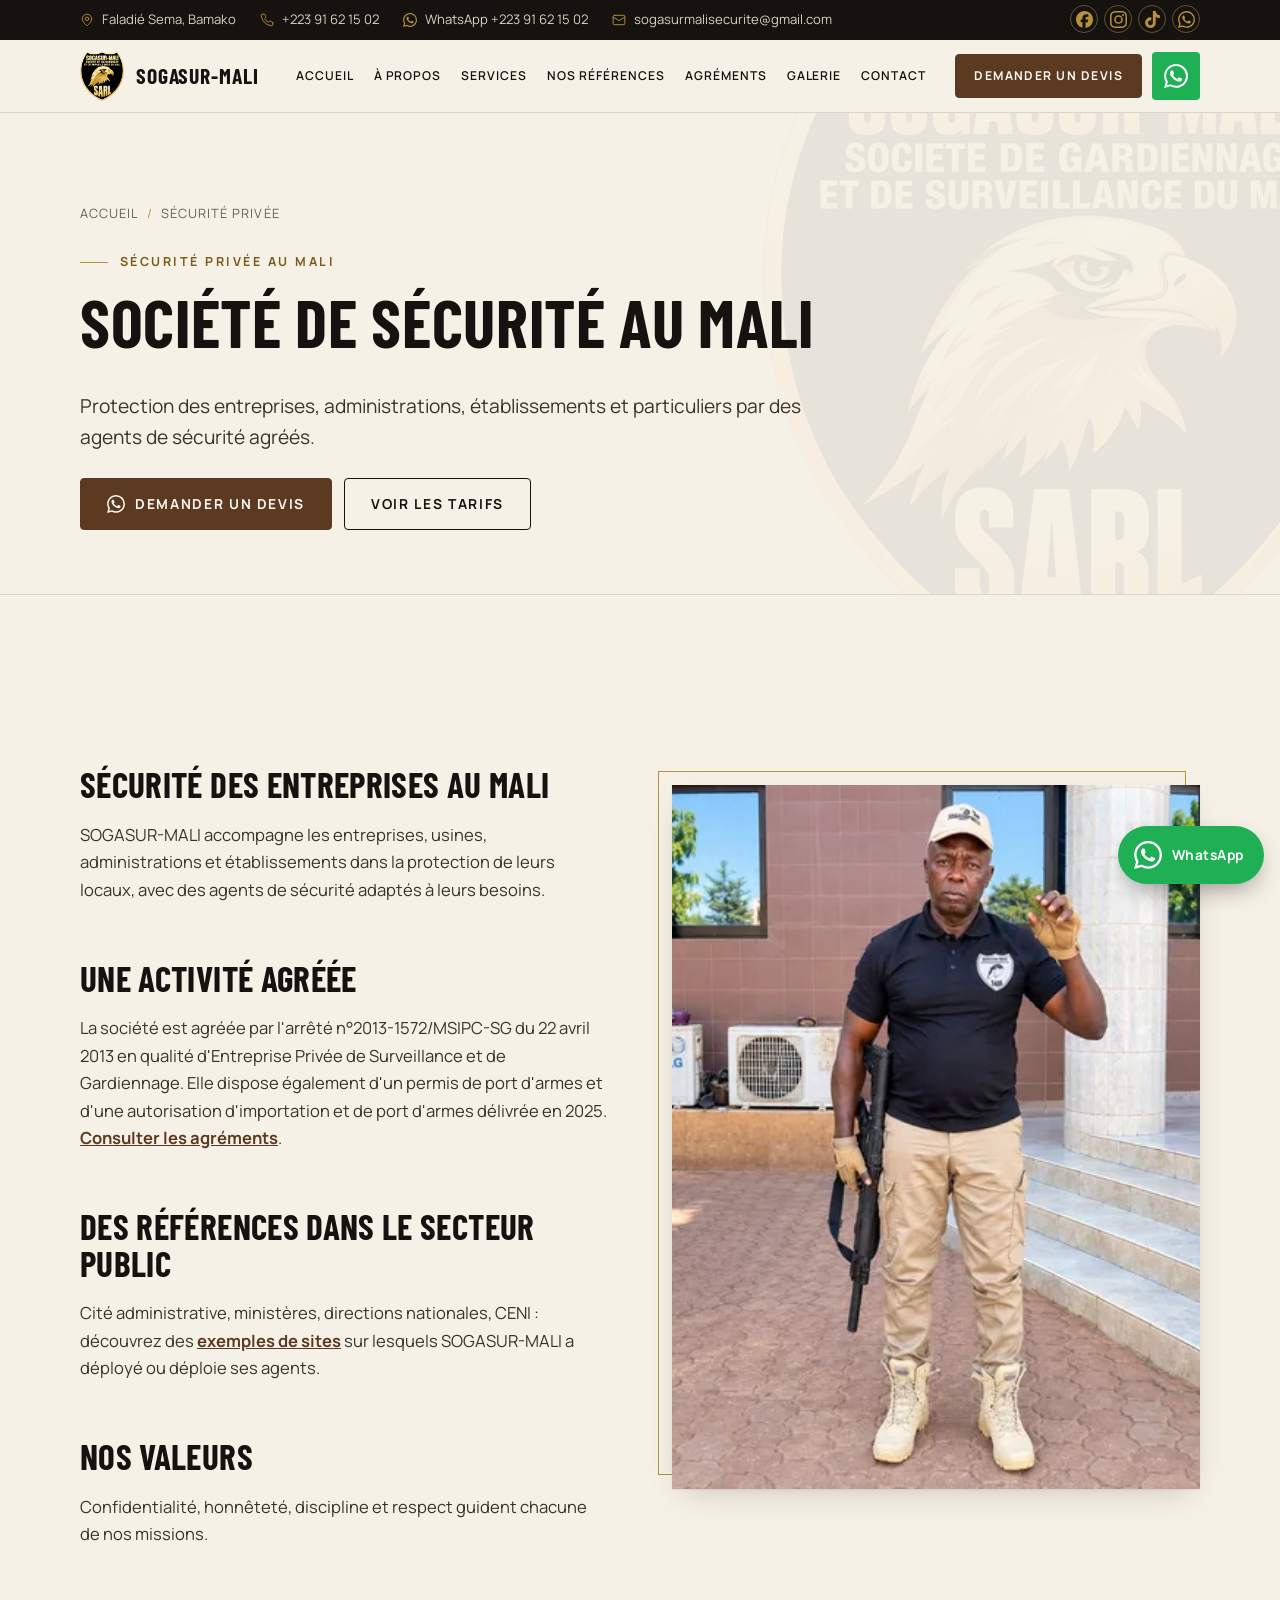
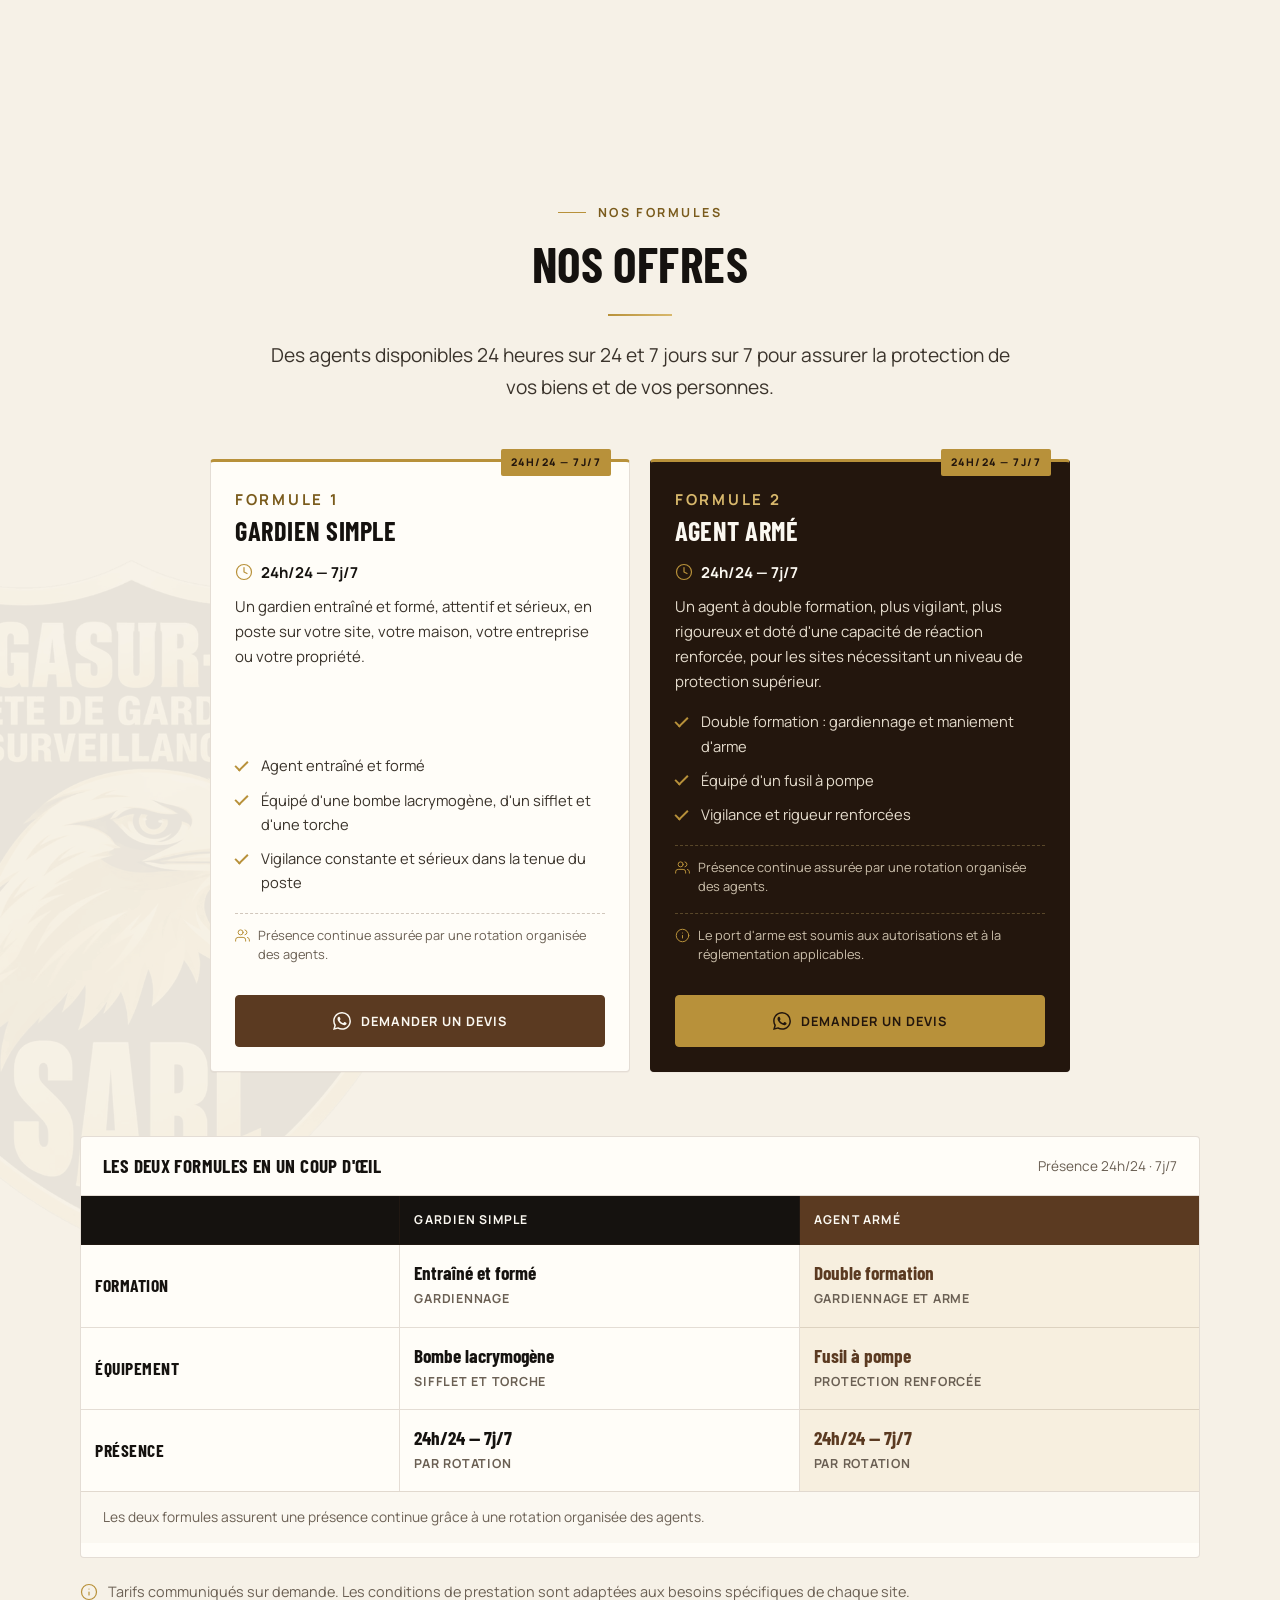
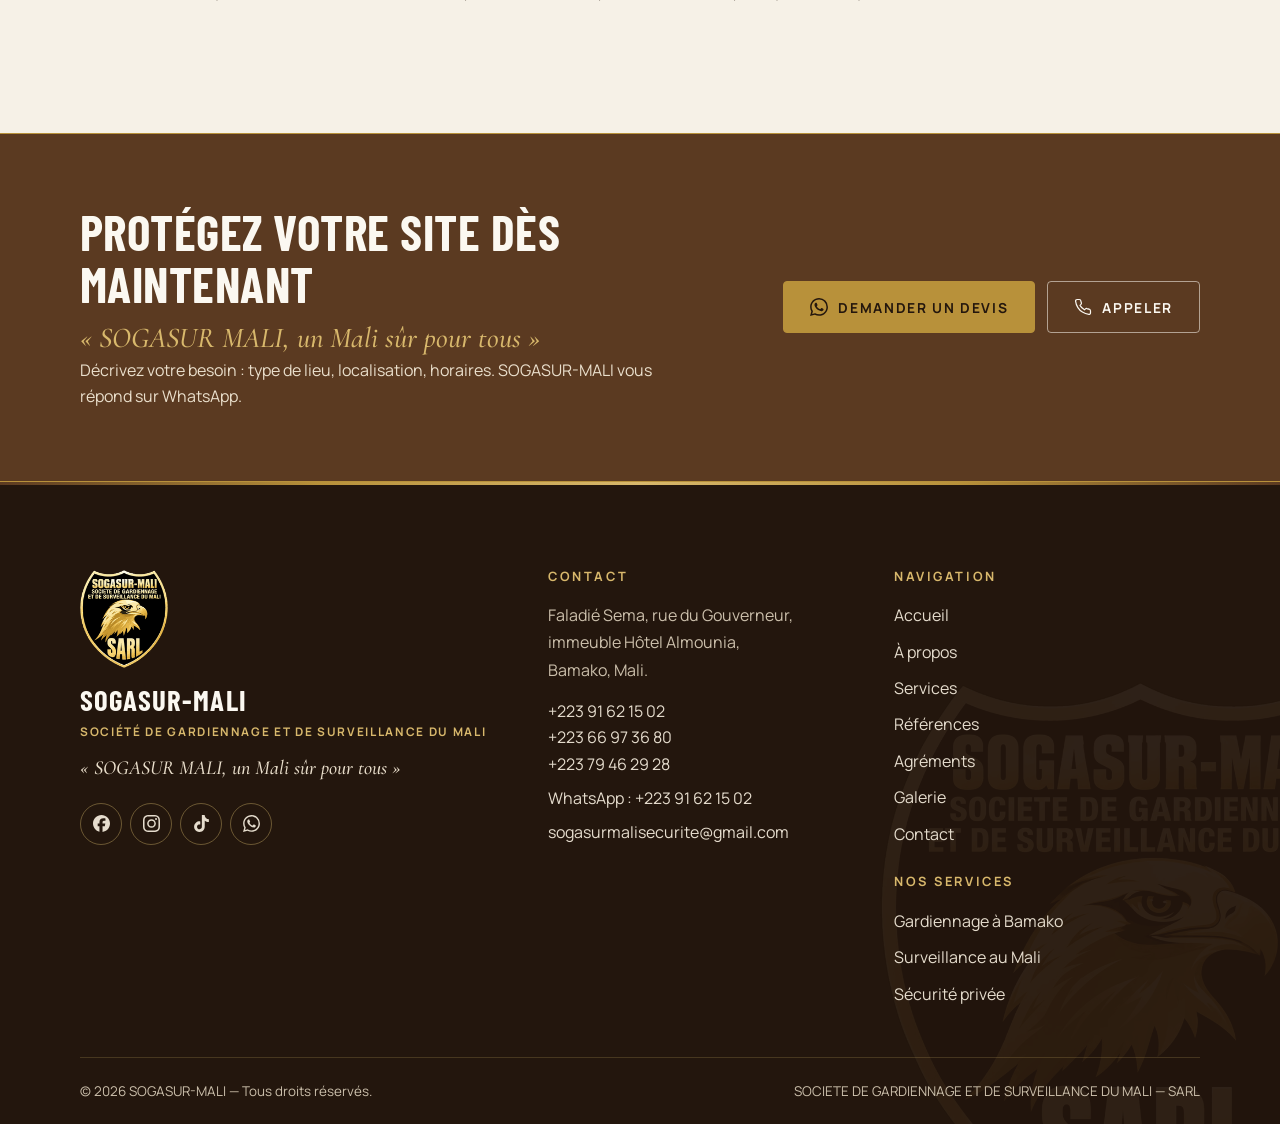
<file: securite.html>
<!DOCTYPE html>
<html lang="fr" class="no-js">
<head>
<meta charset="utf-8">
<meta name="viewport" content="width=device-width, initial-scale=1, viewport-fit=cover">
<title>Société de sécurité privée au Mali | SOGASUR-MALI, Bamako</title>
<meta name="description" content="SOGASUR-MALI, société de sécurité privée au Mali : agents de sécurité simples ou armés pour la protection des entreprises, administrations et établissements à Bamako.">
<link rel="canonical" href="https://sogasurmali.github.io/securite.html">
<meta name="robots" content="index, follow">
<meta name="theme-color" content="#23160D">
<meta name="format-detection" content="telephone=no">
<!-- Google Search Console : collez ici la balise de validation si vous choisissez la méthode « Balise HTML » -->
<!-- <meta name="google-site-verification" content="VOTRE_CODE"> -->
<meta property="og:type" content="website">
<meta property="og:locale" content="fr_FR">
<meta property="og:site_name" content="SOGASUR-MALI">
<meta property="og:title" content="Société de sécurité privée au Mali | SOGASUR-MALI, Bamako">
<meta property="og:description" content="SOGASUR-MALI, société de sécurité privée au Mali : agents de sécurité simples ou armés pour la protection des entreprises, administrations et établissements à Bamako.">
<meta property="og:url" content="https://sogasurmali.github.io/securite.html">
<meta property="og:image" content="https://sogasurmali.github.io/images/og-sogasur-mali.jpg">
<meta property="og:image:width" content="1200">
<meta property="og:image:height" content="630">
<meta property="og:image:alt" content="Logo SOGASUR-MALI et agent de sécurité en poste">
<meta name="twitter:card" content="summary_large_image">
<link rel="icon" href="favicon.ico" sizes="any">
<link rel="icon" type="image/png" sizes="32x32" href="favicon-32.png">
<link rel="apple-touch-icon" href="apple-touch-icon.png">
<link rel="manifest" href="site.webmanifest">
<link rel="preload" href="assets/fonts/manrope-latin-400-normal.woff2" as="font" type="font/woff2" crossorigin>
<link rel="preload" href="assets/fonts/barlow-condensed-latin-700-normal.woff2" as="font" type="font/woff2" crossorigin>

<link rel="stylesheet" href="css/style.css">
<script type="application/ld+json">{"@context": "https://schema.org", "@type": "LocalBusiness", "@id": "https://sogasurmali.github.io/#organisation", "name": "SOGASUR-MALI", "legalName": "Société de Gardiennage et de Surveillance du Mali SARL", "alternateName": ["SOGASUR MALI", "Société de gardiennage et de surveillance du Mali"], "description": "Société de gardiennage et de surveillance basée à Bamako : gardiens et agents armés, présence 24h/24 et 7j/7, pour entreprises, administrations, établissements et particuliers au Mali.", "slogan": "SOGASUR MALI, un Mali sûr pour tous", "foundingDate": "2012", "founder": {"@type": "Person", "name": "Ali SIDIBE"}, "url": "https://sogasurmali.github.io/", "logo": "https://sogasurmali.github.io/images/logo/logo-sogasur-mali-400.png", "image": "https://sogasurmali.github.io/images/og-sogasur-mali.jpg", "telephone": "+22391621502", "email": "sogasurmalisecurite@gmail.com", "contactPoint": [{"@type": "ContactPoint", "telephone": "+22391621502", "contactType": "customer service", "areaServed": "ML", "availableLanguage": "French"}, {"@type": "ContactPoint", "telephone": "+22366973680", "contactType": "customer service", "areaServed": "ML", "availableLanguage": "French"}, {"@type": "ContactPoint", "telephone": "+22379462928", "contactType": "customer service", "areaServed": "ML", "availableLanguage": "French"}], "address": {"@type": "PostalAddress", "streetAddress": "Faladié Sema, rue du Gouverneur, immeuble Hôtel Almounia", "addressLocality": "Bamako", "addressCountry": "ML"}, "areaServed": {"@type": "Country", "name": "Mali"}, "geo": {"@type": "GeoCoordinates", "latitude": 12.585652, "longitude": -7.9512909}, "hasMap": "https://www.google.com/maps/place/Hotel+Alumounia+II/@12.585652,-7.9512909,17z", "sameAs": ["https://www.facebook.com/share/1cGJ3rPSbM/", "https://www.instagram.com/sogasur_mali", "https://www.tiktok.com/@sogas771"]}</script>
<script type="application/ld+json">{"@context": "https://schema.org", "@type": "BreadcrumbList", "itemListElement": [{"@type": "ListItem", "position": 1, "name": "Accueil", "item": "https://sogasurmali.github.io/"}, {"@type": "ListItem", "position": 2, "name": "Sécurité privée", "item": "https://sogasurmali.github.io/securite.html"}]}</script>
</head>
<body>
<a class="skip" href="#contenu">Aller au contenu</a>

<div class="topbar">
  <div class="wrap">
    <div class="topbar-info">
      <span><svg viewBox="0 0 24 24" fill="none" stroke="currentColor" stroke-width="1.6" stroke-linecap="round" stroke-linejoin="round" aria-hidden="true"><path d="M20 10c0 6-8 12-8 12S4 16 4 10a8 8 0 0 1 16 0z"/><circle cx="12" cy="10" r="3"/></svg>Faladié Sema, Bamako</span>
      <a href="tel:+22391621502"><svg viewBox="0 0 24 24" fill="none" stroke="currentColor" stroke-width="1.6" stroke-linecap="round" stroke-linejoin="round" aria-hidden="true"><path d="M22 16.9v3a2 2 0 0 1-2.2 2 19.8 19.8 0 0 1-8.6-3.1 19.5 19.5 0 0 1-6-6A19.8 19.8 0 0 1 2.1 4.2 2 2 0 0 1 4.1 2h3a2 2 0 0 1 2 1.7c.1.9.4 1.8.7 2.7a2 2 0 0 1-.5 2.1L8 9.8a16 16 0 0 0 6 6l1.3-1.3a2 2 0 0 1 2.1-.4c.9.3 1.8.6 2.7.7a2 2 0 0 1 1.7 2z"/></svg>+223 91 62 15 02</a>
      <a href="https://wa.me/22391621502?text=Bonjour%20SOGASUR-MALI%2C%20je%20souhaite%20obtenir%20des%20informations%20sur%20vos%20services%20de%20gardiennage%20et%20de%20surveillance." target="_blank" rel="noopener"><svg viewBox="0 0 24 24" fill="currentColor" aria-hidden="true"><path d="M17.472 14.382c-.297-.149-1.758-.867-2.03-.967-.273-.099-.471-.148-.67.15-.197.297-.767.966-.94 1.164-.173.199-.347.223-.644.075-.297-.15-1.255-.463-2.39-1.475-.883-.788-1.48-1.761-1.653-2.059-.173-.297-.018-.458.13-.606.134-.133.298-.347.446-.52.149-.174.198-.298.298-.497.099-.198.05-.371-.025-.52-.075-.149-.669-1.612-.916-2.207-.242-.579-.487-.5-.669-.51-.173-.008-.371-.01-.57-.01-.198 0-.52.074-.792.372-.272.297-1.04 1.016-1.04 2.479 0 1.462 1.065 2.875 1.213 3.074.149.198 2.096 3.2 5.077 4.487.709.306 1.262.489 1.694.625.712.227 1.36.195 1.871.118.571-.085 1.758-.719 2.006-1.413.248-.694.248-1.289.173-1.413-.074-.124-.272-.198-.57-.347m-5.421 7.403h-.004a9.87 9.87 0 01-5.031-1.378l-.361-.214-3.741.982.998-3.648-.235-.374a9.86 9.86 0 01-1.51-5.26c.001-5.45 4.436-9.884 9.888-9.884 2.64 0 5.122 1.03 6.988 2.898a9.825 9.825 0 012.893 6.994c-.003 5.45-4.437 9.884-9.885 9.884m8.413-18.297A11.815 11.815 0 0012.05 0C5.495 0 .16 5.335.157 11.892c0 2.096.547 4.142 1.588 5.945L.057 24l6.305-1.654a11.882 11.882 0 005.683 1.448h.005c6.554 0 11.89-5.335 11.893-11.893a11.821 11.821 0 00-3.48-8.413Z"/></svg>WhatsApp +223 91 62 15 02</a>
      <a href="mailto:sogasurmalisecurite@gmail.com"><svg viewBox="0 0 24 24" fill="none" stroke="currentColor" stroke-width="1.6" stroke-linecap="round" stroke-linejoin="round" aria-hidden="true"><rect x="2" y="4" width="20" height="16" rx="2"/><path d="m22 7-10 6L2 7"/></svg>sogasurmalisecurite@gmail.com</a>
    </div>
    <ul class="social">
  <li><a href="https://www.facebook.com/share/1cGJ3rPSbM/?mibextid=wwXIfr" target="_blank" rel="noopener" aria-label="Facebook de SOGASUR-MALI"><svg viewBox="0 0 24 24" fill="currentColor" aria-hidden="true"><path d="M9.101 23.691v-7.98H6.627v-3.667h2.474v-1.58c0-4.085 1.848-5.978 5.858-5.978.401 0 .955.042 1.468.103a8.68 8.68 0 0 1 1.141.195v3.325a8.623 8.623 0 0 0-.653-.036 26.805 26.805 0 0 0-.733-.009c-.707 0-1.259.096-1.675.309a1.686 1.686 0 0 0-.679.622c-.258.42-.374.995-.374 1.752v1.297h3.919l-.386 2.103-.287 1.564h-3.246v8.245C19.396 23.238 24 18.179 24 12.044c0-6.627-5.373-12-12-12s-12 5.373-12 12c0 5.628 3.874 10.35 9.101 11.647Z"/></svg></a></li>
  <li><a href="https://www.instagram.com/sogasur_mali?stkn=cTR3ZTA2YWw3cGln&amp;utm_source=qr" target="_blank" rel="noopener" aria-label="Instagram de SOGASUR-MALI"><svg viewBox="0 0 24 24" fill="currentColor" aria-hidden="true"><path d="M7.0301.084c-1.2768.0602-2.1487.264-2.911.5634-.7888.3075-1.4575.72-2.1228 1.3877-.6652.6677-1.075 1.3368-1.3802 2.127-.2954.7638-.4956 1.6365-.552 2.914-.0564 1.2775-.0689 1.6882-.0626 4.947.0062 3.2586.0206 3.6671.0825 4.9473.061 1.2765.264 2.1482.5635 2.9107.308.7889.72 1.4573 1.388 2.1228.6679.6655 1.3365 1.0743 2.1285 1.38.7632.295 1.6361.4961 2.9134.552 1.2773.056 1.6884.069 4.9462.0627 3.2578-.0062 3.668-.0207 4.9478-.0814 1.28-.0607 2.147-.2652 2.9098-.5633.7889-.3086 1.4578-.72 2.1228-1.3881.665-.6682 1.0745-1.3378 1.3795-2.1284.2957-.7632.4966-1.636.552-2.9124.056-1.2809.0692-1.6898.063-4.948-.0063-3.2583-.021-3.6668-.0817-4.9465-.0607-1.2797-.264-2.1487-.5633-2.9117-.3084-.7889-.72-1.4568-1.3876-2.1228C21.2982 1.33 20.628.9208 19.8378.6165 19.074.321 18.2017.1197 16.9244.0645 15.6471.0093 15.236-.005 11.977.0014 8.718.0076 8.31.0215 7.0301.0839m.1402 21.6932c-1.17-.0509-1.8053-.2453-2.2287-.408-.5606-.216-.96-.4771-1.3819-.895-.422-.4178-.6811-.8186-.9-1.378-.1644-.4234-.3624-1.058-.4171-2.228-.0595-1.2645-.072-1.6442-.079-4.848-.007-3.2037.0053-3.583.0607-4.848.05-1.169.2456-1.805.408-2.2282.216-.5613.4762-.96.895-1.3816.4188-.4217.8184-.6814 1.3783-.9003.423-.1651 1.0575-.3614 2.227-.4171 1.2655-.06 1.6447-.072 4.848-.079 3.2033-.007 3.5835.005 4.8495.0608 1.169.0508 1.8053.2445 2.228.408.5608.216.96.4754 1.3816.895.4217.4194.6816.8176.9005 1.3787.1653.4217.3617 1.056.4169 2.2263.0602 1.2655.0739 1.645.0796 4.848.0058 3.203-.0055 3.5834-.061 4.848-.051 1.17-.245 1.8055-.408 2.2294-.216.5604-.4763.96-.8954 1.3814-.419.4215-.8181.6811-1.3783.9-.4224.1649-1.0577.3617-2.2262.4174-1.2656.0595-1.6448.072-4.8493.079-3.2045.007-3.5825-.006-4.848-.0608M16.953 5.5864A1.44 1.44 0 1 0 18.39 4.144a1.44 1.44 0 0 0-1.437 1.4424M5.8385 12.012c.0067 3.4032 2.7706 6.1557 6.173 6.1493 3.4026-.0065 6.157-2.7701 6.1506-6.1733-.0065-3.4032-2.771-6.1565-6.174-6.1498-3.403.0067-6.156 2.771-6.1496 6.1738M8 12.0077a4 4 0 1 1 4.008 3.9921A3.9996 3.9996 0 0 1 8 12.0077"/></svg></a></li>
  <li><a href="https://www.tiktok.com/@sogas771?_r=1&amp;_t=ZS-99pvnPobqqI" target="_blank" rel="noopener" aria-label="TikTok de SOGASUR-MALI"><svg viewBox="0 0 24 24" fill="currentColor" aria-hidden="true"><path d="M12.525.02c1.31-.02 2.61-.01 3.91-.02.08 1.53.63 3.09 1.75 4.17 1.12 1.11 2.7 1.62 4.24 1.79v4.03c-1.44-.05-2.89-.35-4.2-.97-.57-.26-1.1-.59-1.62-.93-.01 2.92.01 5.84-.02 8.75-.08 1.4-.54 2.79-1.35 3.94-1.31 1.92-3.58 3.17-5.91 3.21-1.43.08-2.86-.31-4.08-1.03-2.02-1.19-3.44-3.37-3.65-5.71-.02-.5-.03-1-.01-1.49.18-1.9 1.12-3.72 2.58-4.96 1.66-1.44 3.98-2.13 6.15-1.72.02 1.48-.04 2.96-.04 4.44-.99-.32-2.15-.23-3.02.37-.63.41-1.11 1.04-1.36 1.75-.21.51-.15 1.07-.14 1.61.24 1.64 1.82 3.02 3.5 2.87 1.12-.01 2.19-.66 2.77-1.61.19-.33.4-.67.41-1.06.1-1.79.06-3.57.07-5.36.01-4.03-.01-8.05.02-12.07z"/></svg></a></li>
  <li><a href="https://wa.me/22391621502?text=Bonjour%20SOGASUR-MALI%2C%20je%20souhaite%20obtenir%20des%20informations%20sur%20vos%20services%20de%20gardiennage%20et%20de%20surveillance." target="_blank" rel="noopener" aria-label="WhatsApp de SOGASUR-MALI"><svg viewBox="0 0 24 24" fill="currentColor" aria-hidden="true"><path d="M17.472 14.382c-.297-.149-1.758-.867-2.03-.967-.273-.099-.471-.148-.67.15-.197.297-.767.966-.94 1.164-.173.199-.347.223-.644.075-.297-.15-1.255-.463-2.39-1.475-.883-.788-1.48-1.761-1.653-2.059-.173-.297-.018-.458.13-.606.134-.133.298-.347.446-.52.149-.174.198-.298.298-.497.099-.198.05-.371-.025-.52-.075-.149-.669-1.612-.916-2.207-.242-.579-.487-.5-.669-.51-.173-.008-.371-.01-.57-.01-.198 0-.52.074-.792.372-.272.297-1.04 1.016-1.04 2.479 0 1.462 1.065 2.875 1.213 3.074.149.198 2.096 3.2 5.077 4.487.709.306 1.262.489 1.694.625.712.227 1.36.195 1.871.118.571-.085 1.758-.719 2.006-1.413.248-.694.248-1.289.173-1.413-.074-.124-.272-.198-.57-.347m-5.421 7.403h-.004a9.87 9.87 0 01-5.031-1.378l-.361-.214-3.741.982.998-3.648-.235-.374a9.86 9.86 0 01-1.51-5.26c.001-5.45 4.436-9.884 9.888-9.884 2.64 0 5.122 1.03 6.988 2.898a9.825 9.825 0 012.893 6.994c-.003 5.45-4.437 9.884-9.885 9.884m8.413-18.297A11.815 11.815 0 0012.05 0C5.495 0 .16 5.335.157 11.892c0 2.096.547 4.142 1.588 5.945L.057 24l6.305-1.654a11.882 11.882 0 005.683 1.448h.005c6.554 0 11.89-5.335 11.893-11.893a11.821 11.821 0 00-3.48-8.413Z"/></svg></a></li>
</ul>
  </div>
</div>

<header class="site-header">
  <div class="wrap">
    <a class="brand" href="index.html" aria-label="SOGASUR-MALI, retour à l'accueil">
      <img src="images/logo/logo-sogasur-mali-160.png" alt="Logo SOGASUR-MALI" width="160" height="179">
      <span class="brand-text"><span class="brand-name">SOGASUR-MALI</span><span class="brand-sub">Gardiennage &amp; surveillance</span></span>
    </a>
    <nav class="nav" aria-label="Navigation principale"><ul><li><a href="index.html">Accueil</a></li><li><a href="about.html">À propos</a></li><li><a href="services.html">Services</a></li><li><a href="references.html">Nos références</a></li><li><a href="agrements.html">Agréments</a></li><li><a href="gallery.html">Galerie</a></li><li><a href="contact.html">Contact</a></li></ul></nav>
    <div class="header-actions">
      <a class="header-wa" href="https://wa.me/22391621502?text=Bonjour%20SOGASUR-MALI%2C%20je%20souhaite%20obtenir%20des%20informations%20sur%20vos%20services%20de%20gardiennage%20et%20de%20surveillance." target="_blank" rel="noopener"><svg viewBox="0 0 24 24" fill="currentColor" aria-hidden="true"><path d="M17.472 14.382c-.297-.149-1.758-.867-2.03-.967-.273-.099-.471-.148-.67.15-.197.297-.767.966-.94 1.164-.173.199-.347.223-.644.075-.297-.15-1.255-.463-2.39-1.475-.883-.788-1.48-1.761-1.653-2.059-.173-.297-.018-.458.13-.606.134-.133.298-.347.446-.52.149-.174.198-.298.298-.497.099-.198.05-.371-.025-.52-.075-.149-.669-1.612-.916-2.207-.242-.579-.487-.5-.669-.51-.173-.008-.371-.01-.57-.01-.198 0-.52.074-.792.372-.272.297-1.04 1.016-1.04 2.479 0 1.462 1.065 2.875 1.213 3.074.149.198 2.096 3.2 5.077 4.487.709.306 1.262.489 1.694.625.712.227 1.36.195 1.871.118.571-.085 1.758-.719 2.006-1.413.248-.694.248-1.289.173-1.413-.074-.124-.272-.198-.57-.347m-5.421 7.403h-.004a9.87 9.87 0 01-5.031-1.378l-.361-.214-3.741.982.998-3.648-.235-.374a9.86 9.86 0 01-1.51-5.26c.001-5.45 4.436-9.884 9.888-9.884 2.64 0 5.122 1.03 6.988 2.898a9.825 9.825 0 012.893 6.994c-.003 5.45-4.437 9.884-9.885 9.884m8.413-18.297A11.815 11.815 0 0012.05 0C5.495 0 .16 5.335.157 11.892c0 2.096.547 4.142 1.588 5.945L.057 24l6.305-1.654a11.882 11.882 0 005.683 1.448h.005c6.554 0 11.89-5.335 11.893-11.893a11.821 11.821 0 00-3.48-8.413Z"/></svg><span><small>WhatsApp</small>+223 91 62 15 02</span></a>
      <a class="btn btn-primary header-cta" href="https://wa.me/22391621502?text=Bonjour%20SOGASUR-MALI%2C%20je%20souhaite%20demander%20un%20devis%20pour%20un%20service%20de%20gardiennage/surveillance." target="_blank" rel="noopener">Demander un devis</a>
      <a class="wa-icon-btn" href="https://wa.me/22391621502?text=Bonjour%20SOGASUR-MALI%2C%20je%20souhaite%20obtenir%20des%20informations%20sur%20vos%20services%20de%20gardiennage%20et%20de%20surveillance." target="_blank" rel="noopener" aria-label="Écrire sur WhatsApp au +223 91 62 15 02"><svg viewBox="0 0 24 24" fill="currentColor" aria-hidden="true"><path d="M17.472 14.382c-.297-.149-1.758-.867-2.03-.967-.273-.099-.471-.148-.67.15-.197.297-.767.966-.94 1.164-.173.199-.347.223-.644.075-.297-.15-1.255-.463-2.39-1.475-.883-.788-1.48-1.761-1.653-2.059-.173-.297-.018-.458.13-.606.134-.133.298-.347.446-.52.149-.174.198-.298.298-.497.099-.198.05-.371-.025-.52-.075-.149-.669-1.612-.916-2.207-.242-.579-.487-.5-.669-.51-.173-.008-.371-.01-.57-.01-.198 0-.52.074-.792.372-.272.297-1.04 1.016-1.04 2.479 0 1.462 1.065 2.875 1.213 3.074.149.198 2.096 3.2 5.077 4.487.709.306 1.262.489 1.694.625.712.227 1.36.195 1.871.118.571-.085 1.758-.719 2.006-1.413.248-.694.248-1.289.173-1.413-.074-.124-.272-.198-.57-.347m-5.421 7.403h-.004a9.87 9.87 0 01-5.031-1.378l-.361-.214-3.741.982.998-3.648-.235-.374a9.86 9.86 0 01-1.51-5.26c.001-5.45 4.436-9.884 9.888-9.884 2.64 0 5.122 1.03 6.988 2.898a9.825 9.825 0 012.893 6.994c-.003 5.45-4.437 9.884-9.885 9.884m8.413-18.297A11.815 11.815 0 0012.05 0C5.495 0 .16 5.335.157 11.892c0 2.096.547 4.142 1.588 5.945L.057 24l6.305-1.654a11.882 11.882 0 005.683 1.448h.005c6.554 0 11.89-5.335 11.893-11.893a11.821 11.821 0 00-3.48-8.413Z"/></svg></a>
      <button class="menu-toggle" type="button" aria-controls="drawer" aria-expanded="false" aria-label="Ouvrir le menu"><svg viewBox="0 0 24 24" fill="none" stroke="currentColor" stroke-width="1.6" stroke-linecap="round" stroke-linejoin="round" aria-hidden="true"><path d="M3 6h18M3 12h18M3 18h18"/></svg></button>
    </div>
  </div>
</header>

<div class="drawer" id="drawer" aria-hidden="true" role="dialog" aria-label="Menu">
  <div class="drawer-head">
    <span class="brand"><img src="images/logo/logo-sogasur-mali-160.png" alt="" width="160" height="179"><span class="brand-text"><span class="brand-name">SOGASUR-MALI</span><span class="brand-sub">Gardiennage &amp; surveillance</span></span></span>
    <button class="drawer-close" type="button" aria-label="Fermer le menu"><svg viewBox="0 0 24 24" fill="none" stroke="currentColor" stroke-width="1.6" stroke-linecap="round" stroke-linejoin="round" aria-hidden="true"><path d="M18 6 6 18M6 6l12 12"/></svg></button>
  </div>
  <nav aria-label="Navigation mobile"><ul><li><a href="index.html">Accueil<svg viewBox="0 0 24 24" fill="none" stroke="currentColor" stroke-width="1.6" stroke-linecap="round" stroke-linejoin="round" aria-hidden="true"><path d="M5 12h14M12 5l7 7-7 7"/></svg></a></li><li><a href="about.html">À propos<svg viewBox="0 0 24 24" fill="none" stroke="currentColor" stroke-width="1.6" stroke-linecap="round" stroke-linejoin="round" aria-hidden="true"><path d="M5 12h14M12 5l7 7-7 7"/></svg></a></li><li><a href="services.html">Services<svg viewBox="0 0 24 24" fill="none" stroke="currentColor" stroke-width="1.6" stroke-linecap="round" stroke-linejoin="round" aria-hidden="true"><path d="M5 12h14M12 5l7 7-7 7"/></svg></a></li><li><a href="references.html">Nos références<svg viewBox="0 0 24 24" fill="none" stroke="currentColor" stroke-width="1.6" stroke-linecap="round" stroke-linejoin="round" aria-hidden="true"><path d="M5 12h14M12 5l7 7-7 7"/></svg></a></li><li><a href="agrements.html">Agréments<svg viewBox="0 0 24 24" fill="none" stroke="currentColor" stroke-width="1.6" stroke-linecap="round" stroke-linejoin="round" aria-hidden="true"><path d="M5 12h14M12 5l7 7-7 7"/></svg></a></li><li><a href="gallery.html">Galerie<svg viewBox="0 0 24 24" fill="none" stroke="currentColor" stroke-width="1.6" stroke-linecap="round" stroke-linejoin="round" aria-hidden="true"><path d="M5 12h14M12 5l7 7-7 7"/></svg></a></li><li><a href="contact.html">Contact<svg viewBox="0 0 24 24" fill="none" stroke="currentColor" stroke-width="1.6" stroke-linecap="round" stroke-linejoin="round" aria-hidden="true"><path d="M5 12h14M12 5l7 7-7 7"/></svg></a></li></ul></nav>
  <a class="btn btn-gold btn-block" href="https://wa.me/22391621502?text=Bonjour%20SOGASUR-MALI%2C%20je%20souhaite%20demander%20un%20devis%20pour%20un%20service%20de%20gardiennage/surveillance." target="_blank" rel="noopener"><svg viewBox="0 0 24 24" fill="currentColor" aria-hidden="true"><path d="M17.472 14.382c-.297-.149-1.758-.867-2.03-.967-.273-.099-.471-.148-.67.15-.197.297-.767.966-.94 1.164-.173.199-.347.223-.644.075-.297-.15-1.255-.463-2.39-1.475-.883-.788-1.48-1.761-1.653-2.059-.173-.297-.018-.458.13-.606.134-.133.298-.347.446-.52.149-.174.198-.298.298-.497.099-.198.05-.371-.025-.52-.075-.149-.669-1.612-.916-2.207-.242-.579-.487-.5-.669-.51-.173-.008-.371-.01-.57-.01-.198 0-.52.074-.792.372-.272.297-1.04 1.016-1.04 2.479 0 1.462 1.065 2.875 1.213 3.074.149.198 2.096 3.2 5.077 4.487.709.306 1.262.489 1.694.625.712.227 1.36.195 1.871.118.571-.085 1.758-.719 2.006-1.413.248-.694.248-1.289.173-1.413-.074-.124-.272-.198-.57-.347m-5.421 7.403h-.004a9.87 9.87 0 01-5.031-1.378l-.361-.214-3.741.982.998-3.648-.235-.374a9.86 9.86 0 01-1.51-5.26c.001-5.45 4.436-9.884 9.888-9.884 2.64 0 5.122 1.03 6.988 2.898a9.825 9.825 0 012.893 6.994c-.003 5.45-4.437 9.884-9.885 9.884m8.413-18.297A11.815 11.815 0 0012.05 0C5.495 0 .16 5.335.157 11.892c0 2.096.547 4.142 1.588 5.945L.057 24l6.305-1.654a11.882 11.882 0 005.683 1.448h.005c6.554 0 11.89-5.335 11.893-11.893a11.821 11.821 0 00-3.48-8.413Z"/></svg>Demander un devis</a>
  <a class="btn btn-light btn-block" href="tel:+22391621502"><svg viewBox="0 0 24 24" fill="none" stroke="currentColor" stroke-width="1.6" stroke-linecap="round" stroke-linejoin="round" aria-hidden="true"><path d="M22 16.9v3a2 2 0 0 1-2.2 2 19.8 19.8 0 0 1-8.6-3.1 19.5 19.5 0 0 1-6-6A19.8 19.8 0 0 1 2.1 4.2 2 2 0 0 1 4.1 2h3a2 2 0 0 1 2 1.7c.1.9.4 1.8.7 2.7a2 2 0 0 1-.5 2.1L8 9.8a16 16 0 0 0 6 6l1.3-1.3a2 2 0 0 1 2.1-.4c.9.3 1.8.6 2.7.7a2 2 0 0 1 1.7 2z"/></svg>Appeler le +223 91 62 15 02</a>
  <p class="drawer-contact">Tél. : <a href="tel:+22391621502">+223 91 62 15 02</a> · <a href="tel:+22366973680">+223 66 97 36 80</a> · <a href="tel:+22379462928">+223 79 46 29 28</a><br>Faladié Sema, rue du Gouverneur, immeuble Hôtel Almounia, Bamako, Mali.<br><a href="mailto:sogasurmalisecurite@gmail.com">sogasurmalisecurite@gmail.com</a></p>
</div>

<main id="contenu">
<section class="page-hero wm wm-right"><div class="wrap"><nav class="crumbs" aria-label="Fil d'Ariane"><ol><li><a href="index.html">Accueil</a></li><li aria-current="page">Sécurité privée</li></ol></nav><p class="eyebrow">Sécurité privée au Mali</p><h1>Société de sécurité au Mali</h1><p class="lead">Protection des entreprises, administrations, établissements et particuliers par des agents de sécurité agréés.</p><div class="btn-row" style="margin-top:24px"><a class="btn btn-primary" href="https://wa.me/22391621502?text=Bonjour%20SOGASUR-MALI%2C%20je%20souhaite%20demander%20un%20devis%20pour%20un%20service%20de%20gardiennage/surveillance." target="_blank" rel="noopener"><svg viewBox="0 0 24 24" fill="currentColor" aria-hidden="true"><path d="M17.472 14.382c-.297-.149-1.758-.867-2.03-.967-.273-.099-.471-.148-.67.15-.197.297-.767.966-.94 1.164-.173.199-.347.223-.644.075-.297-.15-1.255-.463-2.39-1.475-.883-.788-1.48-1.761-1.653-2.059-.173-.297-.018-.458.13-.606.134-.133.298-.347.446-.52.149-.174.198-.298.298-.497.099-.198.05-.371-.025-.52-.075-.149-.669-1.612-.916-2.207-.242-.579-.487-.5-.669-.51-.173-.008-.371-.01-.57-.01-.198 0-.52.074-.792.372-.272.297-1.04 1.016-1.04 2.479 0 1.462 1.065 2.875 1.213 3.074.149.198 2.096 3.2 5.077 4.487.709.306 1.262.489 1.694.625.712.227 1.36.195 1.871.118.571-.085 1.758-.719 2.006-1.413.248-.694.248-1.289.173-1.413-.074-.124-.272-.198-.57-.347m-5.421 7.403h-.004a9.87 9.87 0 01-5.031-1.378l-.361-.214-3.741.982.998-3.648-.235-.374a9.86 9.86 0 01-1.51-5.26c.001-5.45 4.436-9.884 9.888-9.884 2.64 0 5.122 1.03 6.988 2.898a9.825 9.825 0 012.893 6.994c-.003 5.45-4.437 9.884-9.885 9.884m8.413-18.297A11.815 11.815 0 0012.05 0C5.495 0 .16 5.335.157 11.892c0 2.096.547 4.142 1.588 5.945L.057 24l6.305-1.654a11.882 11.882 0 005.683 1.448h.005c6.554 0 11.89-5.335 11.893-11.893a11.821 11.821 0 00-3.48-8.413Z"/></svg>Demander un devis</a><a class="btn btn-outline" href="services.html#offres">Voir les tarifs</a></div></div></section>

<section class="section">
  <div class="wrap split">
    <div class="prose"><h2>Sécurité des entreprises au Mali</h2><p>SOGASUR-MALI accompagne les entreprises, usines, administrations et établissements dans la protection de leurs locaux, avec des agents de sécurité adaptés à leurs besoins.</p><h2>Une activité agréée</h2><p>La société est agréée par l'arrêté n°2013-1572/MSIPC-SG du 22 avril 2013 en qualité d'Entreprise Privée de Surveillance et de Gardiennage. Elle dispose également d'un permis de port d'armes et d'une autorisation d'importation et de port d'armes délivrée en 2025. <a href="agrements.html">Consulter les agréments</a>.</p><h2>Des références dans le secteur public</h2><p>Cité administrative, ministères, directions nationales, CENI : découvrez des <a href="references.html">exemples de sites</a> sur lesquels SOGASUR-MALI a déployé ou déploie ses agents.</p><h2>Nos valeurs</h2><p>Confidentialité, honnêteté, discipline et respect guident chacune de nos missions.</p></div>
    <div class="framed reveal"><picture><source type="image/webp" srcset="images/agents/agent-sogasur-mali-entree-640.webp 640w, images/agents/agent-sogasur-mali-entree-1280.webp 1280w" sizes="(min-width:900px) 540px, 92vw"><img src="images/agents/agent-sogasur-mali-entree-1280.jpg" srcset="images/agents/agent-sogasur-mali-entree-640.jpg 640w, images/agents/agent-sogasur-mali-entree-1280.jpg 1280w" sizes="(min-width:900px) 540px, 92vw" alt="Agent de sécurité SOGASUR-MALI en tenue, devant l'entrée d'un bâtiment à Bamako" width="1280" height="960" loading="lazy" decoding="async"></picture></div>
  </div>
</section>
<section class="section wm wm-left" id="offres" aria-labelledby="offres-t">
  <div class="wrap">
    <div class="section-head center">
      <p class="eyebrow">Nos formules</p>
      <h2 id="offres-t">Nos offres</h2>
      <hr class="gold-rule">
      <p class="lead">Des agents disponibles 24 heures sur 24 et 7 jours sur 7 pour assurer la protection de vos biens et de vos personnes.</p>
    </div>
    <div class="offers"><article class="offer reveal">
  <span class="badge">24h/24 — 7j/7</span>
  <p class="offer-tag">Formule 1</p>
  <h3>Gardien simple</h3>
  <p class="offer-hours"><svg viewBox="0 0 24 24" fill="none" stroke="currentColor" stroke-width="1.6" stroke-linecap="round" stroke-linejoin="round" aria-hidden="true"><circle cx="12" cy="12" r="10"/><path d="M12 6v6l4 2"/></svg>24h/24 — 7j/7</p>
  <p class="offer-desc">Un gardien entraîné et formé, attentif et sérieux, en poste sur votre site, votre maison, votre entreprise ou votre propriété.</p>
  <ul class="offer-feats"><li>Agent entraîné et formé</li><li>Équipé d'une bombe lacrymogène, d'un sifflet et d'une torche</li><li>Vigilance constante et sérieux dans la tenue du poste</li></ul>
  <p class="offer-note"><svg viewBox="0 0 24 24" fill="none" stroke="currentColor" stroke-width="1.6" stroke-linecap="round" stroke-linejoin="round" aria-hidden="true"><path d="M17 21v-2a4 4 0 0 0-4-4H5a4 4 0 0 0-4 4v2"/><circle cx="9" cy="7" r="4"/><path d="M23 21v-2a4 4 0 0 0-3-3.9M16 3.1a4 4 0 0 1 0 7.8"/></svg><span>Présence continue assurée par une rotation organisée des agents.</span></p>
  <a class="btn btn-primary btn-block" href="https://wa.me/22391621502?text=Bonjour%20SOGASUR-MALI%2C%20je%20souhaite%20demander%20un%20devis%20pour%20un%20service%20de%20gardiennage/surveillance.%0AOffre%20%3A%20Gardien%20simple%20%2824h/24%20%E2%80%94%207j/7%29." target="_blank" rel="noopener"><svg viewBox="0 0 24 24" fill="currentColor" aria-hidden="true"><path d="M17.472 14.382c-.297-.149-1.758-.867-2.03-.967-.273-.099-.471-.148-.67.15-.197.297-.767.966-.94 1.164-.173.199-.347.223-.644.075-.297-.15-1.255-.463-2.39-1.475-.883-.788-1.48-1.761-1.653-2.059-.173-.297-.018-.458.13-.606.134-.133.298-.347.446-.52.149-.174.198-.298.298-.497.099-.198.05-.371-.025-.52-.075-.149-.669-1.612-.916-2.207-.242-.579-.487-.5-.669-.51-.173-.008-.371-.01-.57-.01-.198 0-.52.074-.792.372-.272.297-1.04 1.016-1.04 2.479 0 1.462 1.065 2.875 1.213 3.074.149.198 2.096 3.2 5.077 4.487.709.306 1.262.489 1.694.625.712.227 1.36.195 1.871.118.571-.085 1.758-.719 2.006-1.413.248-.694.248-1.289.173-1.413-.074-.124-.272-.198-.57-.347m-5.421 7.403h-.004a9.87 9.87 0 01-5.031-1.378l-.361-.214-3.741.982.998-3.648-.235-.374a9.86 9.86 0 01-1.51-5.26c.001-5.45 4.436-9.884 9.888-9.884 2.64 0 5.122 1.03 6.988 2.898a9.825 9.825 0 012.893 6.994c-.003 5.45-4.437 9.884-9.885 9.884m8.413-18.297A11.815 11.815 0 0012.05 0C5.495 0 .16 5.335.157 11.892c0 2.096.547 4.142 1.588 5.945L.057 24l6.305-1.654a11.882 11.882 0 005.683 1.448h.005c6.554 0 11.89-5.335 11.893-11.893a11.821 11.821 0 00-3.48-8.413Z"/></svg>Demander un devis</a>
</article><article class="offer offer-premium reveal">
  <span class="badge">24h/24 — 7j/7</span>
  <p class="offer-tag">Formule 2</p>
  <h3>Agent armé</h3>
  <p class="offer-hours"><svg viewBox="0 0 24 24" fill="none" stroke="currentColor" stroke-width="1.6" stroke-linecap="round" stroke-linejoin="round" aria-hidden="true"><circle cx="12" cy="12" r="10"/><path d="M12 6v6l4 2"/></svg>24h/24 — 7j/7</p>
  <p class="offer-desc">Un agent à double formation, plus vigilant, plus rigoureux et doté d'une capacité de réaction renforcée, pour les sites nécessitant un niveau de protection supérieur.</p>
  <ul class="offer-feats"><li>Double formation : gardiennage et maniement d'arme</li><li>Équipé d'un fusil à pompe</li><li>Vigilance et rigueur renforcées</li></ul>
  <p class="offer-note"><svg viewBox="0 0 24 24" fill="none" stroke="currentColor" stroke-width="1.6" stroke-linecap="round" stroke-linejoin="round" aria-hidden="true"><path d="M17 21v-2a4 4 0 0 0-4-4H5a4 4 0 0 0-4 4v2"/><circle cx="9" cy="7" r="4"/><path d="M23 21v-2a4 4 0 0 0-3-3.9M16 3.1a4 4 0 0 1 0 7.8"/></svg><span>Présence continue assurée par une rotation organisée des agents.</span></p><p class="offer-note"><svg viewBox="0 0 24 24" fill="none" stroke="currentColor" stroke-width="1.6" stroke-linecap="round" stroke-linejoin="round" aria-hidden="true"><circle cx="12" cy="12" r="10"/><path d="M12 16v-4M12 8h.01"/></svg><span>Le port d'arme est soumis aux autorisations et à la réglementation applicables.</span></p>
  <a class="btn btn-primary btn-block" href="https://wa.me/22391621502?text=Bonjour%20SOGASUR-MALI%2C%20je%20souhaite%20demander%20un%20devis%20pour%20un%20service%20de%20gardiennage/surveillance.%0AOffre%20%3A%20Agent%20arm%C3%A9%20%2824h/24%20%E2%80%94%207j/7%29." target="_blank" rel="noopener"><svg viewBox="0 0 24 24" fill="currentColor" aria-hidden="true"><path d="M17.472 14.382c-.297-.149-1.758-.867-2.03-.967-.273-.099-.471-.148-.67.15-.197.297-.767.966-.94 1.164-.173.199-.347.223-.644.075-.297-.15-1.255-.463-2.39-1.475-.883-.788-1.48-1.761-1.653-2.059-.173-.297-.018-.458.13-.606.134-.133.298-.347.446-.52.149-.174.198-.298.298-.497.099-.198.05-.371-.025-.52-.075-.149-.669-1.612-.916-2.207-.242-.579-.487-.5-.669-.51-.173-.008-.371-.01-.57-.01-.198 0-.52.074-.792.372-.272.297-1.04 1.016-1.04 2.479 0 1.462 1.065 2.875 1.213 3.074.149.198 2.096 3.2 5.077 4.487.709.306 1.262.489 1.694.625.712.227 1.36.195 1.871.118.571-.085 1.758-.719 2.006-1.413.248-.694.248-1.289.173-1.413-.074-.124-.272-.198-.57-.347m-5.421 7.403h-.004a9.87 9.87 0 01-5.031-1.378l-.361-.214-3.741.982.998-3.648-.235-.374a9.86 9.86 0 01-1.51-5.26c.001-5.45 4.436-9.884 9.888-9.884 2.64 0 5.122 1.03 6.988 2.898a9.825 9.825 0 012.893 6.994c-.003 5.45-4.437 9.884-9.885 9.884m8.413-18.297A11.815 11.815 0 0012.05 0C5.495 0 .16 5.335.157 11.892c0 2.096.547 4.142 1.588 5.945L.057 24l6.305-1.654a11.882 11.882 0 005.683 1.448h.005c6.554 0 11.89-5.335 11.893-11.893a11.821 11.821 0 00-3.48-8.413Z"/></svg>Demander un devis</a>
</article></div>
    <div class="glance reveal" aria-labelledby="glance-t">
  <div class="glance-title"><h3 id="glance-t">Les deux formules en un coup d'œil</h3><span class="muted" style="font-size:.85rem">Présence 24h/24 · 7j/7</span></div>
  <div class="glance-grid glance-2" role="table" aria-label="Comparatif des formules">
    <div class="g-corner" role="columnheader"><span class="sr-only">Critère</span></div>
    <div class="g-head" role="columnheader">Gardien simple</div>
    <div class="g-head g-24" role="columnheader">Agent armé</div>
    <div class="g-row" role="rowheader">Formation</div>
    <div class="g-cell" role="cell"><strong>Entraîné et formé</strong><span>Gardiennage</span></div>
    <div class="g-cell g-premium" role="cell"><strong>Double formation</strong><span>Gardiennage et arme</span></div>
    <div class="g-row" role="rowheader">Équipement</div>
    <div class="g-cell" role="cell"><strong>Bombe lacrymogène</strong><span>Sifflet et torche</span></div>
    <div class="g-cell g-premium" role="cell"><strong>Fusil à pompe</strong><span>Protection renforcée</span></div>
    <div class="g-row" role="rowheader">Présence</div>
    <div class="g-cell" role="cell"><strong>24h/24 — 7j/7</strong><span>Par rotation</span></div>
    <div class="g-cell g-premium" role="cell"><strong>24h/24 — 7j/7</strong><span>Par rotation</span></div>
  </div>
  <p class="glance-foot">Les deux formules assurent une présence continue grâce à une rotation organisée des agents.</p>
</div>
<p class="disclaimer"><svg viewBox="0 0 24 24" fill="none" stroke="currentColor" stroke-width="1.6" stroke-linecap="round" stroke-linejoin="round" aria-hidden="true"><circle cx="12" cy="12" r="10"/><path d="M12 16v-4M12 8h.01"/></svg><span>Tarifs communiqués sur demande. Les conditions de prestation sont adaptées aux besoins spécifiques de chaque site.</span></p>
  </div>
</section>
<section class="cta-band" aria-labelledby="cta-t">
  <div class="wrap">
    <div>
      <h2 id="cta-t">Protégez votre site dès maintenant</h2>
      <p class="slogan">« SOGASUR MALI, un Mali sûr pour tous »</p>
      <p>Décrivez votre besoin : type de lieu, localisation, horaires. SOGASUR-MALI vous répond sur WhatsApp.</p>
    </div>
    <div class="btn-row">
      <a class="btn btn-gold" href="https://wa.me/22391621502?text=Bonjour%20SOGASUR-MALI%2C%20je%20souhaite%20demander%20un%20devis%20pour%20un%20service%20de%20gardiennage/surveillance." target="_blank" rel="noopener"><svg viewBox="0 0 24 24" fill="currentColor" aria-hidden="true"><path d="M17.472 14.382c-.297-.149-1.758-.867-2.03-.967-.273-.099-.471-.148-.67.15-.197.297-.767.966-.94 1.164-.173.199-.347.223-.644.075-.297-.15-1.255-.463-2.39-1.475-.883-.788-1.48-1.761-1.653-2.059-.173-.297-.018-.458.13-.606.134-.133.298-.347.446-.52.149-.174.198-.298.298-.497.099-.198.05-.371-.025-.52-.075-.149-.669-1.612-.916-2.207-.242-.579-.487-.5-.669-.51-.173-.008-.371-.01-.57-.01-.198 0-.52.074-.792.372-.272.297-1.04 1.016-1.04 2.479 0 1.462 1.065 2.875 1.213 3.074.149.198 2.096 3.2 5.077 4.487.709.306 1.262.489 1.694.625.712.227 1.36.195 1.871.118.571-.085 1.758-.719 2.006-1.413.248-.694.248-1.289.173-1.413-.074-.124-.272-.198-.57-.347m-5.421 7.403h-.004a9.87 9.87 0 01-5.031-1.378l-.361-.214-3.741.982.998-3.648-.235-.374a9.86 9.86 0 01-1.51-5.26c.001-5.45 4.436-9.884 9.888-9.884 2.64 0 5.122 1.03 6.988 2.898a9.825 9.825 0 012.893 6.994c-.003 5.45-4.437 9.884-9.885 9.884m8.413-18.297A11.815 11.815 0 0012.05 0C5.495 0 .16 5.335.157 11.892c0 2.096.547 4.142 1.588 5.945L.057 24l6.305-1.654a11.882 11.882 0 005.683 1.448h.005c6.554 0 11.89-5.335 11.893-11.893a11.821 11.821 0 00-3.48-8.413Z"/></svg>Demander un devis</a>
      <a class="btn btn-light" href="tel:+22391621502"><svg viewBox="0 0 24 24" fill="none" stroke="currentColor" stroke-width="1.6" stroke-linecap="round" stroke-linejoin="round" aria-hidden="true"><path d="M22 16.9v3a2 2 0 0 1-2.2 2 19.8 19.8 0 0 1-8.6-3.1 19.5 19.5 0 0 1-6-6A19.8 19.8 0 0 1 2.1 4.2 2 2 0 0 1 4.1 2h3a2 2 0 0 1 2 1.7c.1.9.4 1.8.7 2.7a2 2 0 0 1-.5 2.1L8 9.8a16 16 0 0 0 6 6l1.3-1.3a2 2 0 0 1 2.1-.4c.9.3 1.8.6 2.7.7a2 2 0 0 1 1.7 2z"/></svg>Appeler</a>
    </div>
  </div>
</section>

</main>

<footer class="site-footer">
  <div class="wrap">
    <div class="footer-grid">
      <div class="footer-brand">
        <img src="images/logo/logo-sogasur-mali-160.png" alt="Logo SOGASUR-MALI" width="160" height="179" loading="lazy">
        <span class="brand-name">SOGASUR-MALI</span>
        <p class="full">Société de gardiennage et de surveillance du Mali</p>
        <p class="slogan">« SOGASUR MALI, un Mali sûr pour tous »</p>
        <ul class="social">
  <li><a href="https://www.facebook.com/share/1cGJ3rPSbM/?mibextid=wwXIfr" target="_blank" rel="noopener" aria-label="Facebook de SOGASUR-MALI"><svg viewBox="0 0 24 24" fill="currentColor" aria-hidden="true"><path d="M9.101 23.691v-7.98H6.627v-3.667h2.474v-1.58c0-4.085 1.848-5.978 5.858-5.978.401 0 .955.042 1.468.103a8.68 8.68 0 0 1 1.141.195v3.325a8.623 8.623 0 0 0-.653-.036 26.805 26.805 0 0 0-.733-.009c-.707 0-1.259.096-1.675.309a1.686 1.686 0 0 0-.679.622c-.258.42-.374.995-.374 1.752v1.297h3.919l-.386 2.103-.287 1.564h-3.246v8.245C19.396 23.238 24 18.179 24 12.044c0-6.627-5.373-12-12-12s-12 5.373-12 12c0 5.628 3.874 10.35 9.101 11.647Z"/></svg></a></li>
  <li><a href="https://www.instagram.com/sogasur_mali?stkn=cTR3ZTA2YWw3cGln&amp;utm_source=qr" target="_blank" rel="noopener" aria-label="Instagram de SOGASUR-MALI"><svg viewBox="0 0 24 24" fill="currentColor" aria-hidden="true"><path d="M7.0301.084c-1.2768.0602-2.1487.264-2.911.5634-.7888.3075-1.4575.72-2.1228 1.3877-.6652.6677-1.075 1.3368-1.3802 2.127-.2954.7638-.4956 1.6365-.552 2.914-.0564 1.2775-.0689 1.6882-.0626 4.947.0062 3.2586.0206 3.6671.0825 4.9473.061 1.2765.264 2.1482.5635 2.9107.308.7889.72 1.4573 1.388 2.1228.6679.6655 1.3365 1.0743 2.1285 1.38.7632.295 1.6361.4961 2.9134.552 1.2773.056 1.6884.069 4.9462.0627 3.2578-.0062 3.668-.0207 4.9478-.0814 1.28-.0607 2.147-.2652 2.9098-.5633.7889-.3086 1.4578-.72 2.1228-1.3881.665-.6682 1.0745-1.3378 1.3795-2.1284.2957-.7632.4966-1.636.552-2.9124.056-1.2809.0692-1.6898.063-4.948-.0063-3.2583-.021-3.6668-.0817-4.9465-.0607-1.2797-.264-2.1487-.5633-2.9117-.3084-.7889-.72-1.4568-1.3876-2.1228C21.2982 1.33 20.628.9208 19.8378.6165 19.074.321 18.2017.1197 16.9244.0645 15.6471.0093 15.236-.005 11.977.0014 8.718.0076 8.31.0215 7.0301.0839m.1402 21.6932c-1.17-.0509-1.8053-.2453-2.2287-.408-.5606-.216-.96-.4771-1.3819-.895-.422-.4178-.6811-.8186-.9-1.378-.1644-.4234-.3624-1.058-.4171-2.228-.0595-1.2645-.072-1.6442-.079-4.848-.007-3.2037.0053-3.583.0607-4.848.05-1.169.2456-1.805.408-2.2282.216-.5613.4762-.96.895-1.3816.4188-.4217.8184-.6814 1.3783-.9003.423-.1651 1.0575-.3614 2.227-.4171 1.2655-.06 1.6447-.072 4.848-.079 3.2033-.007 3.5835.005 4.8495.0608 1.169.0508 1.8053.2445 2.228.408.5608.216.96.4754 1.3816.895.4217.4194.6816.8176.9005 1.3787.1653.4217.3617 1.056.4169 2.2263.0602 1.2655.0739 1.645.0796 4.848.0058 3.203-.0055 3.5834-.061 4.848-.051 1.17-.245 1.8055-.408 2.2294-.216.5604-.4763.96-.8954 1.3814-.419.4215-.8181.6811-1.3783.9-.4224.1649-1.0577.3617-2.2262.4174-1.2656.0595-1.6448.072-4.8493.079-3.2045.007-3.5825-.006-4.848-.0608M16.953 5.5864A1.44 1.44 0 1 0 18.39 4.144a1.44 1.44 0 0 0-1.437 1.4424M5.8385 12.012c.0067 3.4032 2.7706 6.1557 6.173 6.1493 3.4026-.0065 6.157-2.7701 6.1506-6.1733-.0065-3.4032-2.771-6.1565-6.174-6.1498-3.403.0067-6.156 2.771-6.1496 6.1738M8 12.0077a4 4 0 1 1 4.008 3.9921A3.9996 3.9996 0 0 1 8 12.0077"/></svg></a></li>
  <li><a href="https://www.tiktok.com/@sogas771?_r=1&amp;_t=ZS-99pvnPobqqI" target="_blank" rel="noopener" aria-label="TikTok de SOGASUR-MALI"><svg viewBox="0 0 24 24" fill="currentColor" aria-hidden="true"><path d="M12.525.02c1.31-.02 2.61-.01 3.91-.02.08 1.53.63 3.09 1.75 4.17 1.12 1.11 2.7 1.62 4.24 1.79v4.03c-1.44-.05-2.89-.35-4.2-.97-.57-.26-1.1-.59-1.62-.93-.01 2.92.01 5.84-.02 8.75-.08 1.4-.54 2.79-1.35 3.94-1.31 1.92-3.58 3.17-5.91 3.21-1.43.08-2.86-.31-4.08-1.03-2.02-1.19-3.44-3.37-3.65-5.71-.02-.5-.03-1-.01-1.49.18-1.9 1.12-3.72 2.58-4.96 1.66-1.44 3.98-2.13 6.15-1.72.02 1.48-.04 2.96-.04 4.44-.99-.32-2.15-.23-3.02.37-.63.41-1.11 1.04-1.36 1.75-.21.51-.15 1.07-.14 1.61.24 1.64 1.82 3.02 3.5 2.87 1.12-.01 2.19-.66 2.77-1.61.19-.33.4-.67.41-1.06.1-1.79.06-3.57.07-5.36.01-4.03-.01-8.05.02-12.07z"/></svg></a></li>
  <li><a href="https://wa.me/22391621502?text=Bonjour%20SOGASUR-MALI%2C%20je%20souhaite%20obtenir%20des%20informations%20sur%20vos%20services%20de%20gardiennage%20et%20de%20surveillance." target="_blank" rel="noopener" aria-label="WhatsApp de SOGASUR-MALI"><svg viewBox="0 0 24 24" fill="currentColor" aria-hidden="true"><path d="M17.472 14.382c-.297-.149-1.758-.867-2.03-.967-.273-.099-.471-.148-.67.15-.197.297-.767.966-.94 1.164-.173.199-.347.223-.644.075-.297-.15-1.255-.463-2.39-1.475-.883-.788-1.48-1.761-1.653-2.059-.173-.297-.018-.458.13-.606.134-.133.298-.347.446-.52.149-.174.198-.298.298-.497.099-.198.05-.371-.025-.52-.075-.149-.669-1.612-.916-2.207-.242-.579-.487-.5-.669-.51-.173-.008-.371-.01-.57-.01-.198 0-.52.074-.792.372-.272.297-1.04 1.016-1.04 2.479 0 1.462 1.065 2.875 1.213 3.074.149.198 2.096 3.2 5.077 4.487.709.306 1.262.489 1.694.625.712.227 1.36.195 1.871.118.571-.085 1.758-.719 2.006-1.413.248-.694.248-1.289.173-1.413-.074-.124-.272-.198-.57-.347m-5.421 7.403h-.004a9.87 9.87 0 01-5.031-1.378l-.361-.214-3.741.982.998-3.648-.235-.374a9.86 9.86 0 01-1.51-5.26c.001-5.45 4.436-9.884 9.888-9.884 2.64 0 5.122 1.03 6.988 2.898a9.825 9.825 0 012.893 6.994c-.003 5.45-4.437 9.884-9.885 9.884m8.413-18.297A11.815 11.815 0 0012.05 0C5.495 0 .16 5.335.157 11.892c0 2.096.547 4.142 1.588 5.945L.057 24l6.305-1.654a11.882 11.882 0 005.683 1.448h.005c6.554 0 11.89-5.335 11.893-11.893a11.821 11.821 0 00-3.48-8.413Z"/></svg></a></li>
</ul>
      </div>
      <div class="foot-contact">
        <h2>Contact</h2>
        <address>Faladié Sema, rue du Gouverneur,<br>immeuble Hôtel Almounia,<br>Bamako, Mali.</address>
        <p><a href="tel:+22391621502">+223 91 62 15 02</a><br><a href="tel:+22366973680">+223 66 97 36 80</a><br><a href="tel:+22379462928">+223 79 46 29 28</a></p>
        <p><a href="https://wa.me/22391621502?text=Bonjour%20SOGASUR-MALI%2C%20je%20souhaite%20obtenir%20des%20informations%20sur%20vos%20services%20de%20gardiennage%20et%20de%20surveillance." target="_blank" rel="noopener">WhatsApp : +223 91 62 15 02</a></p>
        <p><a href="mailto:sogasurmalisecurite@gmail.com">sogasurmalisecurite@gmail.com</a></p>
      </div>
      <div>
        <h2>Navigation</h2>
        <ul class="links">
          <li><a href="index.html">Accueil</a></li><li><a href="about.html">À propos</a></li><li><a href="services.html">Services</a></li>
          <li><a href="references.html">Références</a></li><li><a href="agrements.html">Agréments</a></li><li><a href="gallery.html">Galerie</a></li>
          <li><a href="contact.html">Contact</a></li>
        </ul>
        <h2 style="margin-top:28px">Nos services</h2>
        <ul class="links"><li><a href="gardiennage.html">Gardiennage à Bamako</a></li><li><a href="surveillance.html">Surveillance au Mali</a></li><li><a href="securite.html">Sécurité privée</a></li></ul>
      </div>
    </div>
    <div class="footer-bottom">
      <span>© <span data-year>2026</span> SOGASUR-MALI — Tous droits réservés.</span>
      <span>SOCIETE DE GARDIENNAGE ET DE SURVEILLANCE DU MALI — SARL</span>
    </div>
  </div>
</footer>

<a class="wa-float" href="https://wa.me/22391621502?text=Bonjour%20SOGASUR-MALI%2C%20je%20souhaite%20obtenir%20des%20informations%20sur%20vos%20services%20de%20gardiennage%20et%20de%20surveillance." target="_blank" rel="noopener" aria-label="Contacter SOGASUR-MALI sur WhatsApp"><svg viewBox="0 0 24 24" fill="currentColor" aria-hidden="true"><path d="M17.472 14.382c-.297-.149-1.758-.867-2.03-.967-.273-.099-.471-.148-.67.15-.197.297-.767.966-.94 1.164-.173.199-.347.223-.644.075-.297-.15-1.255-.463-2.39-1.475-.883-.788-1.48-1.761-1.653-2.059-.173-.297-.018-.458.13-.606.134-.133.298-.347.446-.52.149-.174.198-.298.298-.497.099-.198.05-.371-.025-.52-.075-.149-.669-1.612-.916-2.207-.242-.579-.487-.5-.669-.51-.173-.008-.371-.01-.57-.01-.198 0-.52.074-.792.372-.272.297-1.04 1.016-1.04 2.479 0 1.462 1.065 2.875 1.213 3.074.149.198 2.096 3.2 5.077 4.487.709.306 1.262.489 1.694.625.712.227 1.36.195 1.871.118.571-.085 1.758-.719 2.006-1.413.248-.694.248-1.289.173-1.413-.074-.124-.272-.198-.57-.347m-5.421 7.403h-.004a9.87 9.87 0 01-5.031-1.378l-.361-.214-3.741.982.998-3.648-.235-.374a9.86 9.86 0 01-1.51-5.26c.001-5.45 4.436-9.884 9.888-9.884 2.64 0 5.122 1.03 6.988 2.898a9.825 9.825 0 012.893 6.994c-.003 5.45-4.437 9.884-9.885 9.884m8.413-18.297A11.815 11.815 0 0012.05 0C5.495 0 .16 5.335.157 11.892c0 2.096.547 4.142 1.588 5.945L.057 24l6.305-1.654a11.882 11.882 0 005.683 1.448h.005c6.554 0 11.89-5.335 11.893-11.893a11.821 11.821 0 00-3.48-8.413Z"/></svg><span>WhatsApp</span></a>

<div class="lb" id="lightbox" role="dialog" aria-modal="true" aria-label="Visionneuse" aria-hidden="true">
  <div class="lb-bar">
    <span class="lb-count" aria-live="polite"></span>
    <div class="lb-tools">
      <button class="lb-zout" type="button" aria-label="Dézoomer"><svg viewBox="0 0 24 24" fill="none" stroke="currentColor" stroke-width="1.6" stroke-linecap="round" stroke-linejoin="round" aria-hidden="true"><circle cx="11" cy="11" r="8"/><path d="m21 21-4.3-4.3M8 11h6"/></svg></button>
      <button class="lb-zin" type="button" aria-label="Zoomer"><svg viewBox="0 0 24 24" fill="none" stroke="currentColor" stroke-width="1.6" stroke-linecap="round" stroke-linejoin="round" aria-hidden="true"><circle cx="11" cy="11" r="8"/><path d="m21 21-4.3-4.3M11 8v6M8 11h6"/></svg></button>
      <button class="lb-reset" type="button" aria-label="Taille d'origine"><svg viewBox="0 0 24 24" fill="none" stroke="currentColor" stroke-width="1.6" stroke-linecap="round" stroke-linejoin="round" aria-hidden="true"><path d="M3 12a9 9 0 1 0 3-6.7L3 8"/><path d="M3 3v5h5"/></svg></button>
      <button class="lb-close" type="button" aria-label="Fermer"><svg viewBox="0 0 24 24" fill="none" stroke="currentColor" stroke-width="1.6" stroke-linecap="round" stroke-linejoin="round" aria-hidden="true"><path d="M18 6 6 18M6 6l12 12"/></svg></button>
    </div>
  </div>
  <div class="lb-stage">
    <button class="lb-nav lb-prev" type="button" aria-label="Image précédente"><svg viewBox="0 0 24 24" fill="none" stroke="currentColor" stroke-width="1.6" stroke-linecap="round" stroke-linejoin="round" aria-hidden="true"><path d="m15 18-6-6 6-6"/></svg></button>
    <img class="lb-img" alt="">
    <button class="lb-nav lb-next" type="button" aria-label="Image suivante"><svg viewBox="0 0 24 24" fill="none" stroke="currentColor" stroke-width="1.6" stroke-linecap="round" stroke-linejoin="round" aria-hidden="true"><path d="m9 18 6-6-6-6"/></svg></button>
  </div>
  <p class="lb-caption"></p>
</div>

<script src="js/main.js" defer></script>
</body>
</html>
</file>
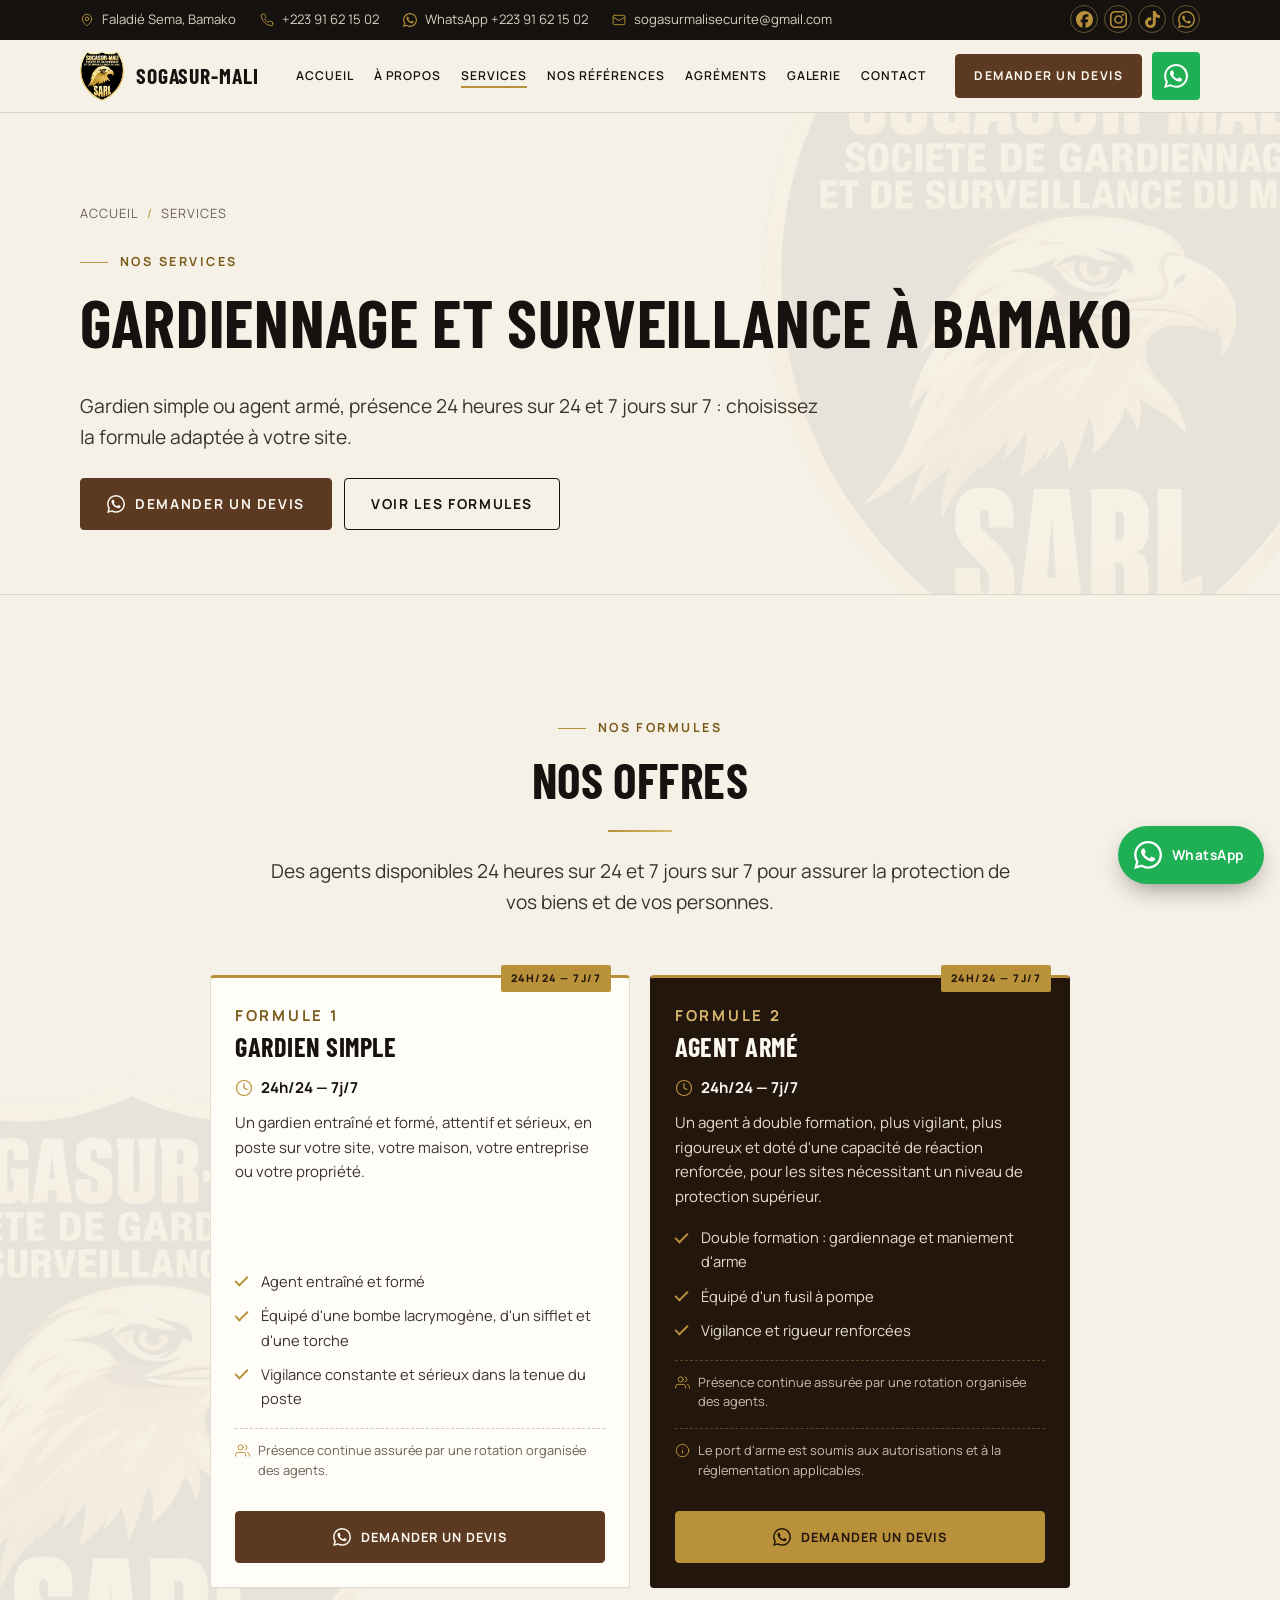
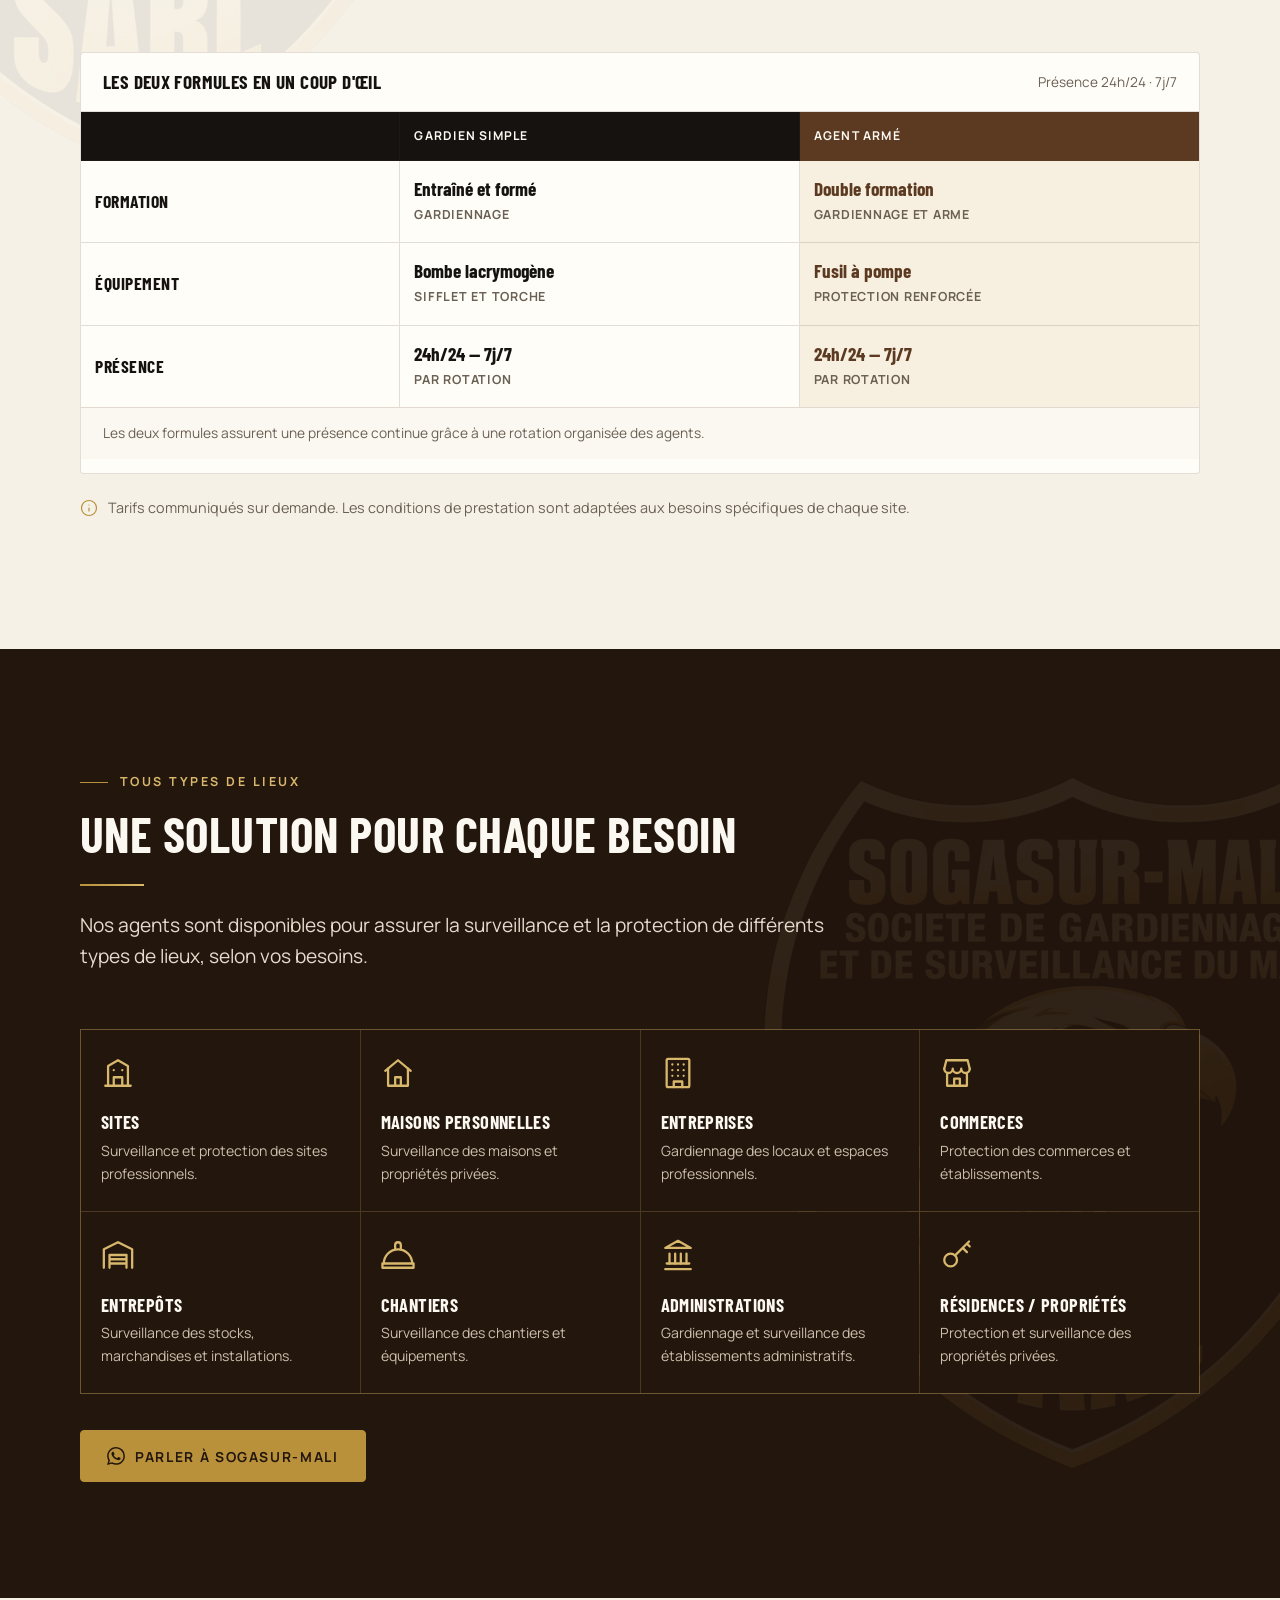
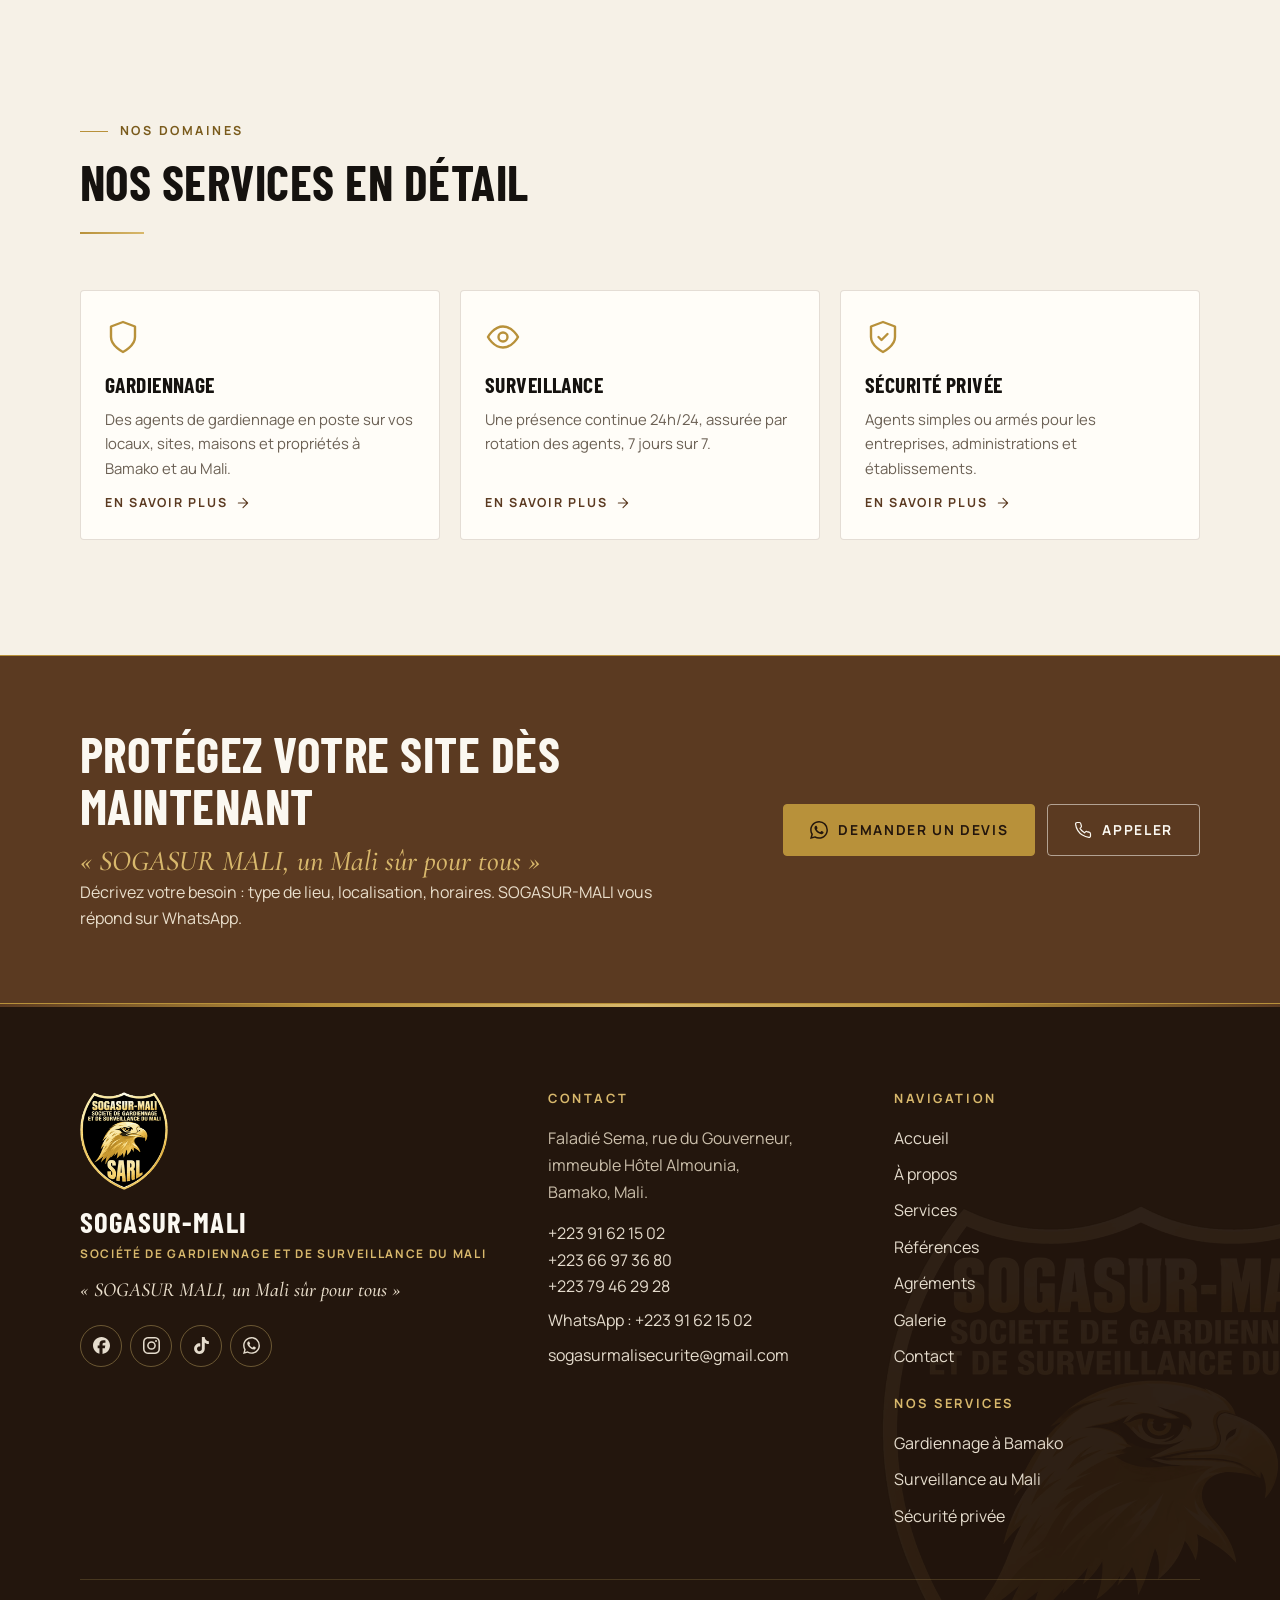
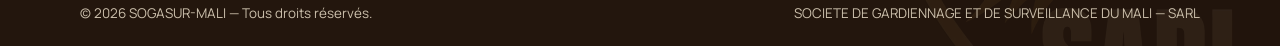
<file: services.html>
<!DOCTYPE html>
<html lang="fr" class="no-js">
<head>
<meta charset="utf-8">
<meta name="viewport" content="width=device-width, initial-scale=1, viewport-fit=cover">
<title>Services de gardiennage à Bamako | SOGASUR-MALI</title>
<meta name="description" content="Deux formules de gardiennage à Bamako : gardien simple entraîné et équipé, ou agent armé à double formation. Présence 24h/24, 7j/7. Devis sur demande par WhatsApp.">
<link rel="canonical" href="https://sogasurmali.github.io/services.html">
<meta name="robots" content="index, follow">
<meta name="theme-color" content="#23160D">
<meta name="format-detection" content="telephone=no">
<!-- Google Search Console : collez ici la balise de validation si vous choisissez la méthode « Balise HTML » -->
<!-- <meta name="google-site-verification" content="VOTRE_CODE"> -->
<meta property="og:type" content="website">
<meta property="og:locale" content="fr_FR">
<meta property="og:site_name" content="SOGASUR-MALI">
<meta property="og:title" content="Services de gardiennage à Bamako | SOGASUR-MALI">
<meta property="og:description" content="Deux formules de gardiennage à Bamako : gardien simple entraîné et équipé, ou agent armé à double formation. Présence 24h/24, 7j/7. Devis sur demande par WhatsApp.">
<meta property="og:url" content="https://sogasurmali.github.io/services.html">
<meta property="og:image" content="https://sogasurmali.github.io/images/og-sogasur-mali.jpg">
<meta property="og:image:width" content="1200">
<meta property="og:image:height" content="630">
<meta property="og:image:alt" content="Logo SOGASUR-MALI et agent de sécurité en poste">
<meta name="twitter:card" content="summary_large_image">
<link rel="icon" href="favicon.ico" sizes="any">
<link rel="icon" type="image/png" sizes="32x32" href="favicon-32.png">
<link rel="apple-touch-icon" href="apple-touch-icon.png">
<link rel="manifest" href="site.webmanifest">
<link rel="preload" href="assets/fonts/manrope-latin-400-normal.woff2" as="font" type="font/woff2" crossorigin>
<link rel="preload" href="assets/fonts/barlow-condensed-latin-700-normal.woff2" as="font" type="font/woff2" crossorigin>

<link rel="stylesheet" href="css/style.css">
<script type="application/ld+json">{"@context": "https://schema.org", "@type": "LocalBusiness", "@id": "https://sogasurmali.github.io/#organisation", "name": "SOGASUR-MALI", "legalName": "Société de Gardiennage et de Surveillance du Mali SARL", "alternateName": ["SOGASUR MALI", "Société de gardiennage et de surveillance du Mali"], "description": "Société de gardiennage et de surveillance basée à Bamako : gardiens et agents armés, présence 24h/24 et 7j/7, pour entreprises, administrations, établissements et particuliers au Mali.", "slogan": "SOGASUR MALI, un Mali sûr pour tous", "foundingDate": "2012", "founder": {"@type": "Person", "name": "Ali SIDIBE"}, "url": "https://sogasurmali.github.io/", "logo": "https://sogasurmali.github.io/images/logo/logo-sogasur-mali-400.png", "image": "https://sogasurmali.github.io/images/og-sogasur-mali.jpg", "telephone": "+22391621502", "email": "sogasurmalisecurite@gmail.com", "contactPoint": [{"@type": "ContactPoint", "telephone": "+22391621502", "contactType": "customer service", "areaServed": "ML", "availableLanguage": "French"}, {"@type": "ContactPoint", "telephone": "+22366973680", "contactType": "customer service", "areaServed": "ML", "availableLanguage": "French"}, {"@type": "ContactPoint", "telephone": "+22379462928", "contactType": "customer service", "areaServed": "ML", "availableLanguage": "French"}], "address": {"@type": "PostalAddress", "streetAddress": "Faladié Sema, rue du Gouverneur, immeuble Hôtel Almounia", "addressLocality": "Bamako", "addressCountry": "ML"}, "areaServed": {"@type": "Country", "name": "Mali"}, "geo": {"@type": "GeoCoordinates", "latitude": 12.585652, "longitude": -7.9512909}, "hasMap": "https://www.google.com/maps/place/Hotel+Alumounia+II/@12.585652,-7.9512909,17z", "sameAs": ["https://www.facebook.com/share/1cGJ3rPSbM/", "https://www.instagram.com/sogasur_mali", "https://www.tiktok.com/@sogas771"]}</script>
<script type="application/ld+json">{"@context": "https://schema.org", "@type": "BreadcrumbList", "itemListElement": [{"@type": "ListItem", "position": 1, "name": "Accueil", "item": "https://sogasurmali.github.io/"}, {"@type": "ListItem", "position": 2, "name": "Services", "item": "https://sogasurmali.github.io/services.html"}]}</script>
<script type="application/ld+json">{"@context": "https://schema.org", "@type": "Service", "serviceType": "Gardiennage et surveillance", "provider": {"@id": "https://sogasurmali.github.io/#organisation"}, "areaServed": {"@type": "Country", "name": "Mali"}, "hasOfferCatalog": {"@type": "OfferCatalog", "name": "Offres de gardiennage SOGASUR-MALI", "itemListElement": [{"@type": "Offer", "name": "Gardien simple (24h/24 — 7j/7)", "description": "Un gardien entraîné et formé, attentif et sérieux, en poste sur votre site, votre maison, votre entreprise ou votre propriété."}, {"@type": "Offer", "name": "Agent armé (24h/24 — 7j/7)", "description": "Un agent à double formation, plus vigilant, plus rigoureux et doté d'une capacité de réaction renforcée, pour les sites nécessitant un niveau de protection supérieur."}]}}</script>
</head>
<body>
<a class="skip" href="#contenu">Aller au contenu</a>

<div class="topbar">
  <div class="wrap">
    <div class="topbar-info">
      <span><svg viewBox="0 0 24 24" fill="none" stroke="currentColor" stroke-width="1.6" stroke-linecap="round" stroke-linejoin="round" aria-hidden="true"><path d="M20 10c0 6-8 12-8 12S4 16 4 10a8 8 0 0 1 16 0z"/><circle cx="12" cy="10" r="3"/></svg>Faladié Sema, Bamako</span>
      <a href="tel:+22391621502"><svg viewBox="0 0 24 24" fill="none" stroke="currentColor" stroke-width="1.6" stroke-linecap="round" stroke-linejoin="round" aria-hidden="true"><path d="M22 16.9v3a2 2 0 0 1-2.2 2 19.8 19.8 0 0 1-8.6-3.1 19.5 19.5 0 0 1-6-6A19.8 19.8 0 0 1 2.1 4.2 2 2 0 0 1 4.1 2h3a2 2 0 0 1 2 1.7c.1.9.4 1.8.7 2.7a2 2 0 0 1-.5 2.1L8 9.8a16 16 0 0 0 6 6l1.3-1.3a2 2 0 0 1 2.1-.4c.9.3 1.8.6 2.7.7a2 2 0 0 1 1.7 2z"/></svg>+223 91 62 15 02</a>
      <a href="https://wa.me/22391621502?text=Bonjour%20SOGASUR-MALI%2C%20je%20souhaite%20obtenir%20des%20informations%20sur%20vos%20services%20de%20gardiennage%20et%20de%20surveillance." target="_blank" rel="noopener"><svg viewBox="0 0 24 24" fill="currentColor" aria-hidden="true"><path d="M17.472 14.382c-.297-.149-1.758-.867-2.03-.967-.273-.099-.471-.148-.67.15-.197.297-.767.966-.94 1.164-.173.199-.347.223-.644.075-.297-.15-1.255-.463-2.39-1.475-.883-.788-1.48-1.761-1.653-2.059-.173-.297-.018-.458.13-.606.134-.133.298-.347.446-.52.149-.174.198-.298.298-.497.099-.198.05-.371-.025-.52-.075-.149-.669-1.612-.916-2.207-.242-.579-.487-.5-.669-.51-.173-.008-.371-.01-.57-.01-.198 0-.52.074-.792.372-.272.297-1.04 1.016-1.04 2.479 0 1.462 1.065 2.875 1.213 3.074.149.198 2.096 3.2 5.077 4.487.709.306 1.262.489 1.694.625.712.227 1.36.195 1.871.118.571-.085 1.758-.719 2.006-1.413.248-.694.248-1.289.173-1.413-.074-.124-.272-.198-.57-.347m-5.421 7.403h-.004a9.87 9.87 0 01-5.031-1.378l-.361-.214-3.741.982.998-3.648-.235-.374a9.86 9.86 0 01-1.51-5.26c.001-5.45 4.436-9.884 9.888-9.884 2.64 0 5.122 1.03 6.988 2.898a9.825 9.825 0 012.893 6.994c-.003 5.45-4.437 9.884-9.885 9.884m8.413-18.297A11.815 11.815 0 0012.05 0C5.495 0 .16 5.335.157 11.892c0 2.096.547 4.142 1.588 5.945L.057 24l6.305-1.654a11.882 11.882 0 005.683 1.448h.005c6.554 0 11.89-5.335 11.893-11.893a11.821 11.821 0 00-3.48-8.413Z"/></svg>WhatsApp +223 91 62 15 02</a>
      <a href="mailto:sogasurmalisecurite@gmail.com"><svg viewBox="0 0 24 24" fill="none" stroke="currentColor" stroke-width="1.6" stroke-linecap="round" stroke-linejoin="round" aria-hidden="true"><rect x="2" y="4" width="20" height="16" rx="2"/><path d="m22 7-10 6L2 7"/></svg>sogasurmalisecurite@gmail.com</a>
    </div>
    <ul class="social">
  <li><a href="https://www.facebook.com/share/1cGJ3rPSbM/?mibextid=wwXIfr" target="_blank" rel="noopener" aria-label="Facebook de SOGASUR-MALI"><svg viewBox="0 0 24 24" fill="currentColor" aria-hidden="true"><path d="M9.101 23.691v-7.98H6.627v-3.667h2.474v-1.58c0-4.085 1.848-5.978 5.858-5.978.401 0 .955.042 1.468.103a8.68 8.68 0 0 1 1.141.195v3.325a8.623 8.623 0 0 0-.653-.036 26.805 26.805 0 0 0-.733-.009c-.707 0-1.259.096-1.675.309a1.686 1.686 0 0 0-.679.622c-.258.42-.374.995-.374 1.752v1.297h3.919l-.386 2.103-.287 1.564h-3.246v8.245C19.396 23.238 24 18.179 24 12.044c0-6.627-5.373-12-12-12s-12 5.373-12 12c0 5.628 3.874 10.35 9.101 11.647Z"/></svg></a></li>
  <li><a href="https://www.instagram.com/sogasur_mali?stkn=cTR3ZTA2YWw3cGln&amp;utm_source=qr" target="_blank" rel="noopener" aria-label="Instagram de SOGASUR-MALI"><svg viewBox="0 0 24 24" fill="currentColor" aria-hidden="true"><path d="M7.0301.084c-1.2768.0602-2.1487.264-2.911.5634-.7888.3075-1.4575.72-2.1228 1.3877-.6652.6677-1.075 1.3368-1.3802 2.127-.2954.7638-.4956 1.6365-.552 2.914-.0564 1.2775-.0689 1.6882-.0626 4.947.0062 3.2586.0206 3.6671.0825 4.9473.061 1.2765.264 2.1482.5635 2.9107.308.7889.72 1.4573 1.388 2.1228.6679.6655 1.3365 1.0743 2.1285 1.38.7632.295 1.6361.4961 2.9134.552 1.2773.056 1.6884.069 4.9462.0627 3.2578-.0062 3.668-.0207 4.9478-.0814 1.28-.0607 2.147-.2652 2.9098-.5633.7889-.3086 1.4578-.72 2.1228-1.3881.665-.6682 1.0745-1.3378 1.3795-2.1284.2957-.7632.4966-1.636.552-2.9124.056-1.2809.0692-1.6898.063-4.948-.0063-3.2583-.021-3.6668-.0817-4.9465-.0607-1.2797-.264-2.1487-.5633-2.9117-.3084-.7889-.72-1.4568-1.3876-2.1228C21.2982 1.33 20.628.9208 19.8378.6165 19.074.321 18.2017.1197 16.9244.0645 15.6471.0093 15.236-.005 11.977.0014 8.718.0076 8.31.0215 7.0301.0839m.1402 21.6932c-1.17-.0509-1.8053-.2453-2.2287-.408-.5606-.216-.96-.4771-1.3819-.895-.422-.4178-.6811-.8186-.9-1.378-.1644-.4234-.3624-1.058-.4171-2.228-.0595-1.2645-.072-1.6442-.079-4.848-.007-3.2037.0053-3.583.0607-4.848.05-1.169.2456-1.805.408-2.2282.216-.5613.4762-.96.895-1.3816.4188-.4217.8184-.6814 1.3783-.9003.423-.1651 1.0575-.3614 2.227-.4171 1.2655-.06 1.6447-.072 4.848-.079 3.2033-.007 3.5835.005 4.8495.0608 1.169.0508 1.8053.2445 2.228.408.5608.216.96.4754 1.3816.895.4217.4194.6816.8176.9005 1.3787.1653.4217.3617 1.056.4169 2.2263.0602 1.2655.0739 1.645.0796 4.848.0058 3.203-.0055 3.5834-.061 4.848-.051 1.17-.245 1.8055-.408 2.2294-.216.5604-.4763.96-.8954 1.3814-.419.4215-.8181.6811-1.3783.9-.4224.1649-1.0577.3617-2.2262.4174-1.2656.0595-1.6448.072-4.8493.079-3.2045.007-3.5825-.006-4.848-.0608M16.953 5.5864A1.44 1.44 0 1 0 18.39 4.144a1.44 1.44 0 0 0-1.437 1.4424M5.8385 12.012c.0067 3.4032 2.7706 6.1557 6.173 6.1493 3.4026-.0065 6.157-2.7701 6.1506-6.1733-.0065-3.4032-2.771-6.1565-6.174-6.1498-3.403.0067-6.156 2.771-6.1496 6.1738M8 12.0077a4 4 0 1 1 4.008 3.9921A3.9996 3.9996 0 0 1 8 12.0077"/></svg></a></li>
  <li><a href="https://www.tiktok.com/@sogas771?_r=1&amp;_t=ZS-99pvnPobqqI" target="_blank" rel="noopener" aria-label="TikTok de SOGASUR-MALI"><svg viewBox="0 0 24 24" fill="currentColor" aria-hidden="true"><path d="M12.525.02c1.31-.02 2.61-.01 3.91-.02.08 1.53.63 3.09 1.75 4.17 1.12 1.11 2.7 1.62 4.24 1.79v4.03c-1.44-.05-2.89-.35-4.2-.97-.57-.26-1.1-.59-1.62-.93-.01 2.92.01 5.84-.02 8.75-.08 1.4-.54 2.79-1.35 3.94-1.31 1.92-3.58 3.17-5.91 3.21-1.43.08-2.86-.31-4.08-1.03-2.02-1.19-3.44-3.37-3.65-5.71-.02-.5-.03-1-.01-1.49.18-1.9 1.12-3.72 2.58-4.96 1.66-1.44 3.98-2.13 6.15-1.72.02 1.48-.04 2.96-.04 4.44-.99-.32-2.15-.23-3.02.37-.63.41-1.11 1.04-1.36 1.75-.21.51-.15 1.07-.14 1.61.24 1.64 1.82 3.02 3.5 2.87 1.12-.01 2.19-.66 2.77-1.61.19-.33.4-.67.41-1.06.1-1.79.06-3.57.07-5.36.01-4.03-.01-8.05.02-12.07z"/></svg></a></li>
  <li><a href="https://wa.me/22391621502?text=Bonjour%20SOGASUR-MALI%2C%20je%20souhaite%20obtenir%20des%20informations%20sur%20vos%20services%20de%20gardiennage%20et%20de%20surveillance." target="_blank" rel="noopener" aria-label="WhatsApp de SOGASUR-MALI"><svg viewBox="0 0 24 24" fill="currentColor" aria-hidden="true"><path d="M17.472 14.382c-.297-.149-1.758-.867-2.03-.967-.273-.099-.471-.148-.67.15-.197.297-.767.966-.94 1.164-.173.199-.347.223-.644.075-.297-.15-1.255-.463-2.39-1.475-.883-.788-1.48-1.761-1.653-2.059-.173-.297-.018-.458.13-.606.134-.133.298-.347.446-.52.149-.174.198-.298.298-.497.099-.198.05-.371-.025-.52-.075-.149-.669-1.612-.916-2.207-.242-.579-.487-.5-.669-.51-.173-.008-.371-.01-.57-.01-.198 0-.52.074-.792.372-.272.297-1.04 1.016-1.04 2.479 0 1.462 1.065 2.875 1.213 3.074.149.198 2.096 3.2 5.077 4.487.709.306 1.262.489 1.694.625.712.227 1.36.195 1.871.118.571-.085 1.758-.719 2.006-1.413.248-.694.248-1.289.173-1.413-.074-.124-.272-.198-.57-.347m-5.421 7.403h-.004a9.87 9.87 0 01-5.031-1.378l-.361-.214-3.741.982.998-3.648-.235-.374a9.86 9.86 0 01-1.51-5.26c.001-5.45 4.436-9.884 9.888-9.884 2.64 0 5.122 1.03 6.988 2.898a9.825 9.825 0 012.893 6.994c-.003 5.45-4.437 9.884-9.885 9.884m8.413-18.297A11.815 11.815 0 0012.05 0C5.495 0 .16 5.335.157 11.892c0 2.096.547 4.142 1.588 5.945L.057 24l6.305-1.654a11.882 11.882 0 005.683 1.448h.005c6.554 0 11.89-5.335 11.893-11.893a11.821 11.821 0 00-3.48-8.413Z"/></svg></a></li>
</ul>
  </div>
</div>

<header class="site-header">
  <div class="wrap">
    <a class="brand" href="index.html" aria-label="SOGASUR-MALI, retour à l'accueil">
      <img src="images/logo/logo-sogasur-mali-160.png" alt="Logo SOGASUR-MALI" width="160" height="179">
      <span class="brand-text"><span class="brand-name">SOGASUR-MALI</span><span class="brand-sub">Gardiennage &amp; surveillance</span></span>
    </a>
    <nav class="nav" aria-label="Navigation principale"><ul><li><a href="index.html">Accueil</a></li><li><a href="about.html">À propos</a></li><li><a href="services.html" aria-current="page">Services</a></li><li><a href="references.html">Nos références</a></li><li><a href="agrements.html">Agréments</a></li><li><a href="gallery.html">Galerie</a></li><li><a href="contact.html">Contact</a></li></ul></nav>
    <div class="header-actions">
      <a class="header-wa" href="https://wa.me/22391621502?text=Bonjour%20SOGASUR-MALI%2C%20je%20souhaite%20obtenir%20des%20informations%20sur%20vos%20services%20de%20gardiennage%20et%20de%20surveillance." target="_blank" rel="noopener"><svg viewBox="0 0 24 24" fill="currentColor" aria-hidden="true"><path d="M17.472 14.382c-.297-.149-1.758-.867-2.03-.967-.273-.099-.471-.148-.67.15-.197.297-.767.966-.94 1.164-.173.199-.347.223-.644.075-.297-.15-1.255-.463-2.39-1.475-.883-.788-1.48-1.761-1.653-2.059-.173-.297-.018-.458.13-.606.134-.133.298-.347.446-.52.149-.174.198-.298.298-.497.099-.198.05-.371-.025-.52-.075-.149-.669-1.612-.916-2.207-.242-.579-.487-.5-.669-.51-.173-.008-.371-.01-.57-.01-.198 0-.52.074-.792.372-.272.297-1.04 1.016-1.04 2.479 0 1.462 1.065 2.875 1.213 3.074.149.198 2.096 3.2 5.077 4.487.709.306 1.262.489 1.694.625.712.227 1.36.195 1.871.118.571-.085 1.758-.719 2.006-1.413.248-.694.248-1.289.173-1.413-.074-.124-.272-.198-.57-.347m-5.421 7.403h-.004a9.87 9.87 0 01-5.031-1.378l-.361-.214-3.741.982.998-3.648-.235-.374a9.86 9.86 0 01-1.51-5.26c.001-5.45 4.436-9.884 9.888-9.884 2.64 0 5.122 1.03 6.988 2.898a9.825 9.825 0 012.893 6.994c-.003 5.45-4.437 9.884-9.885 9.884m8.413-18.297A11.815 11.815 0 0012.05 0C5.495 0 .16 5.335.157 11.892c0 2.096.547 4.142 1.588 5.945L.057 24l6.305-1.654a11.882 11.882 0 005.683 1.448h.005c6.554 0 11.89-5.335 11.893-11.893a11.821 11.821 0 00-3.48-8.413Z"/></svg><span><small>WhatsApp</small>+223 91 62 15 02</span></a>
      <a class="btn btn-primary header-cta" href="https://wa.me/22391621502?text=Bonjour%20SOGASUR-MALI%2C%20je%20souhaite%20demander%20un%20devis%20pour%20un%20service%20de%20gardiennage/surveillance." target="_blank" rel="noopener">Demander un devis</a>
      <a class="wa-icon-btn" href="https://wa.me/22391621502?text=Bonjour%20SOGASUR-MALI%2C%20je%20souhaite%20obtenir%20des%20informations%20sur%20vos%20services%20de%20gardiennage%20et%20de%20surveillance." target="_blank" rel="noopener" aria-label="Écrire sur WhatsApp au +223 91 62 15 02"><svg viewBox="0 0 24 24" fill="currentColor" aria-hidden="true"><path d="M17.472 14.382c-.297-.149-1.758-.867-2.03-.967-.273-.099-.471-.148-.67.15-.197.297-.767.966-.94 1.164-.173.199-.347.223-.644.075-.297-.15-1.255-.463-2.39-1.475-.883-.788-1.48-1.761-1.653-2.059-.173-.297-.018-.458.13-.606.134-.133.298-.347.446-.52.149-.174.198-.298.298-.497.099-.198.05-.371-.025-.52-.075-.149-.669-1.612-.916-2.207-.242-.579-.487-.5-.669-.51-.173-.008-.371-.01-.57-.01-.198 0-.52.074-.792.372-.272.297-1.04 1.016-1.04 2.479 0 1.462 1.065 2.875 1.213 3.074.149.198 2.096 3.2 5.077 4.487.709.306 1.262.489 1.694.625.712.227 1.36.195 1.871.118.571-.085 1.758-.719 2.006-1.413.248-.694.248-1.289.173-1.413-.074-.124-.272-.198-.57-.347m-5.421 7.403h-.004a9.87 9.87 0 01-5.031-1.378l-.361-.214-3.741.982.998-3.648-.235-.374a9.86 9.86 0 01-1.51-5.26c.001-5.45 4.436-9.884 9.888-9.884 2.64 0 5.122 1.03 6.988 2.898a9.825 9.825 0 012.893 6.994c-.003 5.45-4.437 9.884-9.885 9.884m8.413-18.297A11.815 11.815 0 0012.05 0C5.495 0 .16 5.335.157 11.892c0 2.096.547 4.142 1.588 5.945L.057 24l6.305-1.654a11.882 11.882 0 005.683 1.448h.005c6.554 0 11.89-5.335 11.893-11.893a11.821 11.821 0 00-3.48-8.413Z"/></svg></a>
      <button class="menu-toggle" type="button" aria-controls="drawer" aria-expanded="false" aria-label="Ouvrir le menu"><svg viewBox="0 0 24 24" fill="none" stroke="currentColor" stroke-width="1.6" stroke-linecap="round" stroke-linejoin="round" aria-hidden="true"><path d="M3 6h18M3 12h18M3 18h18"/></svg></button>
    </div>
  </div>
</header>

<div class="drawer" id="drawer" aria-hidden="true" role="dialog" aria-label="Menu">
  <div class="drawer-head">
    <span class="brand"><img src="images/logo/logo-sogasur-mali-160.png" alt="" width="160" height="179"><span class="brand-text"><span class="brand-name">SOGASUR-MALI</span><span class="brand-sub">Gardiennage &amp; surveillance</span></span></span>
    <button class="drawer-close" type="button" aria-label="Fermer le menu"><svg viewBox="0 0 24 24" fill="none" stroke="currentColor" stroke-width="1.6" stroke-linecap="round" stroke-linejoin="round" aria-hidden="true"><path d="M18 6 6 18M6 6l12 12"/></svg></button>
  </div>
  <nav aria-label="Navigation mobile"><ul><li><a href="index.html">Accueil<svg viewBox="0 0 24 24" fill="none" stroke="currentColor" stroke-width="1.6" stroke-linecap="round" stroke-linejoin="round" aria-hidden="true"><path d="M5 12h14M12 5l7 7-7 7"/></svg></a></li><li><a href="about.html">À propos<svg viewBox="0 0 24 24" fill="none" stroke="currentColor" stroke-width="1.6" stroke-linecap="round" stroke-linejoin="round" aria-hidden="true"><path d="M5 12h14M12 5l7 7-7 7"/></svg></a></li><li><a href="services.html" aria-current="page">Services<svg viewBox="0 0 24 24" fill="none" stroke="currentColor" stroke-width="1.6" stroke-linecap="round" stroke-linejoin="round" aria-hidden="true"><path d="M5 12h14M12 5l7 7-7 7"/></svg></a></li><li><a href="references.html">Nos références<svg viewBox="0 0 24 24" fill="none" stroke="currentColor" stroke-width="1.6" stroke-linecap="round" stroke-linejoin="round" aria-hidden="true"><path d="M5 12h14M12 5l7 7-7 7"/></svg></a></li><li><a href="agrements.html">Agréments<svg viewBox="0 0 24 24" fill="none" stroke="currentColor" stroke-width="1.6" stroke-linecap="round" stroke-linejoin="round" aria-hidden="true"><path d="M5 12h14M12 5l7 7-7 7"/></svg></a></li><li><a href="gallery.html">Galerie<svg viewBox="0 0 24 24" fill="none" stroke="currentColor" stroke-width="1.6" stroke-linecap="round" stroke-linejoin="round" aria-hidden="true"><path d="M5 12h14M12 5l7 7-7 7"/></svg></a></li><li><a href="contact.html">Contact<svg viewBox="0 0 24 24" fill="none" stroke="currentColor" stroke-width="1.6" stroke-linecap="round" stroke-linejoin="round" aria-hidden="true"><path d="M5 12h14M12 5l7 7-7 7"/></svg></a></li></ul></nav>
  <a class="btn btn-gold btn-block" href="https://wa.me/22391621502?text=Bonjour%20SOGASUR-MALI%2C%20je%20souhaite%20demander%20un%20devis%20pour%20un%20service%20de%20gardiennage/surveillance." target="_blank" rel="noopener"><svg viewBox="0 0 24 24" fill="currentColor" aria-hidden="true"><path d="M17.472 14.382c-.297-.149-1.758-.867-2.03-.967-.273-.099-.471-.148-.67.15-.197.297-.767.966-.94 1.164-.173.199-.347.223-.644.075-.297-.15-1.255-.463-2.39-1.475-.883-.788-1.48-1.761-1.653-2.059-.173-.297-.018-.458.13-.606.134-.133.298-.347.446-.52.149-.174.198-.298.298-.497.099-.198.05-.371-.025-.52-.075-.149-.669-1.612-.916-2.207-.242-.579-.487-.5-.669-.51-.173-.008-.371-.01-.57-.01-.198 0-.52.074-.792.372-.272.297-1.04 1.016-1.04 2.479 0 1.462 1.065 2.875 1.213 3.074.149.198 2.096 3.2 5.077 4.487.709.306 1.262.489 1.694.625.712.227 1.36.195 1.871.118.571-.085 1.758-.719 2.006-1.413.248-.694.248-1.289.173-1.413-.074-.124-.272-.198-.57-.347m-5.421 7.403h-.004a9.87 9.87 0 01-5.031-1.378l-.361-.214-3.741.982.998-3.648-.235-.374a9.86 9.86 0 01-1.51-5.26c.001-5.45 4.436-9.884 9.888-9.884 2.64 0 5.122 1.03 6.988 2.898a9.825 9.825 0 012.893 6.994c-.003 5.45-4.437 9.884-9.885 9.884m8.413-18.297A11.815 11.815 0 0012.05 0C5.495 0 .16 5.335.157 11.892c0 2.096.547 4.142 1.588 5.945L.057 24l6.305-1.654a11.882 11.882 0 005.683 1.448h.005c6.554 0 11.89-5.335 11.893-11.893a11.821 11.821 0 00-3.48-8.413Z"/></svg>Demander un devis</a>
  <a class="btn btn-light btn-block" href="tel:+22391621502"><svg viewBox="0 0 24 24" fill="none" stroke="currentColor" stroke-width="1.6" stroke-linecap="round" stroke-linejoin="round" aria-hidden="true"><path d="M22 16.9v3a2 2 0 0 1-2.2 2 19.8 19.8 0 0 1-8.6-3.1 19.5 19.5 0 0 1-6-6A19.8 19.8 0 0 1 2.1 4.2 2 2 0 0 1 4.1 2h3a2 2 0 0 1 2 1.7c.1.9.4 1.8.7 2.7a2 2 0 0 1-.5 2.1L8 9.8a16 16 0 0 0 6 6l1.3-1.3a2 2 0 0 1 2.1-.4c.9.3 1.8.6 2.7.7a2 2 0 0 1 1.7 2z"/></svg>Appeler le +223 91 62 15 02</a>
  <p class="drawer-contact">Tél. : <a href="tel:+22391621502">+223 91 62 15 02</a> · <a href="tel:+22366973680">+223 66 97 36 80</a> · <a href="tel:+22379462928">+223 79 46 29 28</a><br>Faladié Sema, rue du Gouverneur, immeuble Hôtel Almounia, Bamako, Mali.<br><a href="mailto:sogasurmalisecurite@gmail.com">sogasurmalisecurite@gmail.com</a></p>
</div>

<main id="contenu">
<section class="page-hero wm wm-right"><div class="wrap"><nav class="crumbs" aria-label="Fil d'Ariane"><ol><li><a href="index.html">Accueil</a></li><li aria-current="page">Services</li></ol></nav><p class="eyebrow">Nos services</p>
<h1>Gardiennage et surveillance à Bamako</h1>
<p class="lead">Gardien simple ou agent armé, présence 24 heures sur 24 et 7 jours sur 7 : choisissez la formule adaptée à votre site.</p>
<div class="btn-row" style="margin-top:24px"><a class="btn btn-primary" href="https://wa.me/22391621502?text=Bonjour%20SOGASUR-MALI%2C%20je%20souhaite%20demander%20un%20devis%20pour%20un%20service%20de%20gardiennage/surveillance." target="_blank" rel="noopener"><svg viewBox="0 0 24 24" fill="currentColor" aria-hidden="true"><path d="M17.472 14.382c-.297-.149-1.758-.867-2.03-.967-.273-.099-.471-.148-.67.15-.197.297-.767.966-.94 1.164-.173.199-.347.223-.644.075-.297-.15-1.255-.463-2.39-1.475-.883-.788-1.48-1.761-1.653-2.059-.173-.297-.018-.458.13-.606.134-.133.298-.347.446-.52.149-.174.198-.298.298-.497.099-.198.05-.371-.025-.52-.075-.149-.669-1.612-.916-2.207-.242-.579-.487-.5-.669-.51-.173-.008-.371-.01-.57-.01-.198 0-.52.074-.792.372-.272.297-1.04 1.016-1.04 2.479 0 1.462 1.065 2.875 1.213 3.074.149.198 2.096 3.2 5.077 4.487.709.306 1.262.489 1.694.625.712.227 1.36.195 1.871.118.571-.085 1.758-.719 2.006-1.413.248-.694.248-1.289.173-1.413-.074-.124-.272-.198-.57-.347m-5.421 7.403h-.004a9.87 9.87 0 01-5.031-1.378l-.361-.214-3.741.982.998-3.648-.235-.374a9.86 9.86 0 01-1.51-5.26c.001-5.45 4.436-9.884 9.888-9.884 2.64 0 5.122 1.03 6.988 2.898a9.825 9.825 0 012.893 6.994c-.003 5.45-4.437 9.884-9.885 9.884m8.413-18.297A11.815 11.815 0 0012.05 0C5.495 0 .16 5.335.157 11.892c0 2.096.547 4.142 1.588 5.945L.057 24l6.305-1.654a11.882 11.882 0 005.683 1.448h.005c6.554 0 11.89-5.335 11.893-11.893a11.821 11.821 0 00-3.48-8.413Z"/></svg>Demander un devis</a><a class="btn btn-outline" href="#offres">Voir les formules</a></div></div></section>

<section class="section wm wm-left" id="offres" aria-labelledby="offres-t">
  <div class="wrap">
    <div class="section-head center">
      <p class="eyebrow">Nos formules</p>
      <h2 id="offres-t">Nos offres</h2>
      <hr class="gold-rule">
      <p class="lead">Des agents disponibles 24 heures sur 24 et 7 jours sur 7 pour assurer la protection de vos biens et de vos personnes.</p>
    </div>
    <div class="offers"><article class="offer reveal">
  <span class="badge">24h/24 — 7j/7</span>
  <p class="offer-tag">Formule 1</p>
  <h3>Gardien simple</h3>
  <p class="offer-hours"><svg viewBox="0 0 24 24" fill="none" stroke="currentColor" stroke-width="1.6" stroke-linecap="round" stroke-linejoin="round" aria-hidden="true"><circle cx="12" cy="12" r="10"/><path d="M12 6v6l4 2"/></svg>24h/24 — 7j/7</p>
  <p class="offer-desc">Un gardien entraîné et formé, attentif et sérieux, en poste sur votre site, votre maison, votre entreprise ou votre propriété.</p>
  <ul class="offer-feats"><li>Agent entraîné et formé</li><li>Équipé d'une bombe lacrymogène, d'un sifflet et d'une torche</li><li>Vigilance constante et sérieux dans la tenue du poste</li></ul>
  <p class="offer-note"><svg viewBox="0 0 24 24" fill="none" stroke="currentColor" stroke-width="1.6" stroke-linecap="round" stroke-linejoin="round" aria-hidden="true"><path d="M17 21v-2a4 4 0 0 0-4-4H5a4 4 0 0 0-4 4v2"/><circle cx="9" cy="7" r="4"/><path d="M23 21v-2a4 4 0 0 0-3-3.9M16 3.1a4 4 0 0 1 0 7.8"/></svg><span>Présence continue assurée par une rotation organisée des agents.</span></p>
  <a class="btn btn-primary btn-block" href="https://wa.me/22391621502?text=Bonjour%20SOGASUR-MALI%2C%20je%20souhaite%20demander%20un%20devis%20pour%20un%20service%20de%20gardiennage/surveillance.%0AOffre%20%3A%20Gardien%20simple%20%2824h/24%20%E2%80%94%207j/7%29." target="_blank" rel="noopener"><svg viewBox="0 0 24 24" fill="currentColor" aria-hidden="true"><path d="M17.472 14.382c-.297-.149-1.758-.867-2.03-.967-.273-.099-.471-.148-.67.15-.197.297-.767.966-.94 1.164-.173.199-.347.223-.644.075-.297-.15-1.255-.463-2.39-1.475-.883-.788-1.48-1.761-1.653-2.059-.173-.297-.018-.458.13-.606.134-.133.298-.347.446-.52.149-.174.198-.298.298-.497.099-.198.05-.371-.025-.52-.075-.149-.669-1.612-.916-2.207-.242-.579-.487-.5-.669-.51-.173-.008-.371-.01-.57-.01-.198 0-.52.074-.792.372-.272.297-1.04 1.016-1.04 2.479 0 1.462 1.065 2.875 1.213 3.074.149.198 2.096 3.2 5.077 4.487.709.306 1.262.489 1.694.625.712.227 1.36.195 1.871.118.571-.085 1.758-.719 2.006-1.413.248-.694.248-1.289.173-1.413-.074-.124-.272-.198-.57-.347m-5.421 7.403h-.004a9.87 9.87 0 01-5.031-1.378l-.361-.214-3.741.982.998-3.648-.235-.374a9.86 9.86 0 01-1.51-5.26c.001-5.45 4.436-9.884 9.888-9.884 2.64 0 5.122 1.03 6.988 2.898a9.825 9.825 0 012.893 6.994c-.003 5.45-4.437 9.884-9.885 9.884m8.413-18.297A11.815 11.815 0 0012.05 0C5.495 0 .16 5.335.157 11.892c0 2.096.547 4.142 1.588 5.945L.057 24l6.305-1.654a11.882 11.882 0 005.683 1.448h.005c6.554 0 11.89-5.335 11.893-11.893a11.821 11.821 0 00-3.48-8.413Z"/></svg>Demander un devis</a>
</article><article class="offer offer-premium reveal">
  <span class="badge">24h/24 — 7j/7</span>
  <p class="offer-tag">Formule 2</p>
  <h3>Agent armé</h3>
  <p class="offer-hours"><svg viewBox="0 0 24 24" fill="none" stroke="currentColor" stroke-width="1.6" stroke-linecap="round" stroke-linejoin="round" aria-hidden="true"><circle cx="12" cy="12" r="10"/><path d="M12 6v6l4 2"/></svg>24h/24 — 7j/7</p>
  <p class="offer-desc">Un agent à double formation, plus vigilant, plus rigoureux et doté d'une capacité de réaction renforcée, pour les sites nécessitant un niveau de protection supérieur.</p>
  <ul class="offer-feats"><li>Double formation : gardiennage et maniement d'arme</li><li>Équipé d'un fusil à pompe</li><li>Vigilance et rigueur renforcées</li></ul>
  <p class="offer-note"><svg viewBox="0 0 24 24" fill="none" stroke="currentColor" stroke-width="1.6" stroke-linecap="round" stroke-linejoin="round" aria-hidden="true"><path d="M17 21v-2a4 4 0 0 0-4-4H5a4 4 0 0 0-4 4v2"/><circle cx="9" cy="7" r="4"/><path d="M23 21v-2a4 4 0 0 0-3-3.9M16 3.1a4 4 0 0 1 0 7.8"/></svg><span>Présence continue assurée par une rotation organisée des agents.</span></p><p class="offer-note"><svg viewBox="0 0 24 24" fill="none" stroke="currentColor" stroke-width="1.6" stroke-linecap="round" stroke-linejoin="round" aria-hidden="true"><circle cx="12" cy="12" r="10"/><path d="M12 16v-4M12 8h.01"/></svg><span>Le port d'arme est soumis aux autorisations et à la réglementation applicables.</span></p>
  <a class="btn btn-primary btn-block" href="https://wa.me/22391621502?text=Bonjour%20SOGASUR-MALI%2C%20je%20souhaite%20demander%20un%20devis%20pour%20un%20service%20de%20gardiennage/surveillance.%0AOffre%20%3A%20Agent%20arm%C3%A9%20%2824h/24%20%E2%80%94%207j/7%29." target="_blank" rel="noopener"><svg viewBox="0 0 24 24" fill="currentColor" aria-hidden="true"><path d="M17.472 14.382c-.297-.149-1.758-.867-2.03-.967-.273-.099-.471-.148-.67.15-.197.297-.767.966-.94 1.164-.173.199-.347.223-.644.075-.297-.15-1.255-.463-2.39-1.475-.883-.788-1.48-1.761-1.653-2.059-.173-.297-.018-.458.13-.606.134-.133.298-.347.446-.52.149-.174.198-.298.298-.497.099-.198.05-.371-.025-.52-.075-.149-.669-1.612-.916-2.207-.242-.579-.487-.5-.669-.51-.173-.008-.371-.01-.57-.01-.198 0-.52.074-.792.372-.272.297-1.04 1.016-1.04 2.479 0 1.462 1.065 2.875 1.213 3.074.149.198 2.096 3.2 5.077 4.487.709.306 1.262.489 1.694.625.712.227 1.36.195 1.871.118.571-.085 1.758-.719 2.006-1.413.248-.694.248-1.289.173-1.413-.074-.124-.272-.198-.57-.347m-5.421 7.403h-.004a9.87 9.87 0 01-5.031-1.378l-.361-.214-3.741.982.998-3.648-.235-.374a9.86 9.86 0 01-1.51-5.26c.001-5.45 4.436-9.884 9.888-9.884 2.64 0 5.122 1.03 6.988 2.898a9.825 9.825 0 012.893 6.994c-.003 5.45-4.437 9.884-9.885 9.884m8.413-18.297A11.815 11.815 0 0012.05 0C5.495 0 .16 5.335.157 11.892c0 2.096.547 4.142 1.588 5.945L.057 24l6.305-1.654a11.882 11.882 0 005.683 1.448h.005c6.554 0 11.89-5.335 11.893-11.893a11.821 11.821 0 00-3.48-8.413Z"/></svg>Demander un devis</a>
</article></div>
    <div class="glance reveal" aria-labelledby="glance-t">
  <div class="glance-title"><h3 id="glance-t">Les deux formules en un coup d'œil</h3><span class="muted" style="font-size:.85rem">Présence 24h/24 · 7j/7</span></div>
  <div class="glance-grid glance-2" role="table" aria-label="Comparatif des formules">
    <div class="g-corner" role="columnheader"><span class="sr-only">Critère</span></div>
    <div class="g-head" role="columnheader">Gardien simple</div>
    <div class="g-head g-24" role="columnheader">Agent armé</div>
    <div class="g-row" role="rowheader">Formation</div>
    <div class="g-cell" role="cell"><strong>Entraîné et formé</strong><span>Gardiennage</span></div>
    <div class="g-cell g-premium" role="cell"><strong>Double formation</strong><span>Gardiennage et arme</span></div>
    <div class="g-row" role="rowheader">Équipement</div>
    <div class="g-cell" role="cell"><strong>Bombe lacrymogène</strong><span>Sifflet et torche</span></div>
    <div class="g-cell g-premium" role="cell"><strong>Fusil à pompe</strong><span>Protection renforcée</span></div>
    <div class="g-row" role="rowheader">Présence</div>
    <div class="g-cell" role="cell"><strong>24h/24 — 7j/7</strong><span>Par rotation</span></div>
    <div class="g-cell g-premium" role="cell"><strong>24h/24 — 7j/7</strong><span>Par rotation</span></div>
  </div>
  <p class="glance-foot">Les deux formules assurent une présence continue grâce à une rotation organisée des agents.</p>
</div>
<p class="disclaimer"><svg viewBox="0 0 24 24" fill="none" stroke="currentColor" stroke-width="1.6" stroke-linecap="round" stroke-linejoin="round" aria-hidden="true"><circle cx="12" cy="12" r="10"/><path d="M12 16v-4M12 8h.01"/></svg><span>Tarifs communiqués sur demande. Les conditions de prestation sont adaptées aux besoins spécifiques de chaque site.</span></p>
  </div>
</section>
<section class="section section-dark wm wm-right" id="lieux" aria-labelledby="lieux-t">
  <div class="wrap">
    <div class="section-head">
      <p class="eyebrow">Tous types de lieux</p>
      <h2 id="lieux-t">Une solution pour chaque besoin</h2>
      <hr class="gold-rule">
      <p class="lead">Nos agents sont disponibles pour assurer la surveillance et la protection de différents types de lieux, selon vos besoins.</p>
    </div>
    <div class="places reveal"><div class="place"><svg viewBox="0 0 24 24" fill="none" stroke="currentColor" stroke-width="1.6" stroke-linecap="round" stroke-linejoin="round" aria-hidden="true"><path d="M3 21h18M5 21V7l7-4 7 4v14"/><path d="M9 21v-6h6v6M9 10h.01M15 10h.01"/></svg><h3>Sites</h3><p>Surveillance et protection des sites professionnels.</p></div><div class="place"><svg viewBox="0 0 24 24" fill="none" stroke="currentColor" stroke-width="1.6" stroke-linecap="round" stroke-linejoin="round" aria-hidden="true"><path d="M3 10.5 12 3l9 7.5"/><path d="M5 9v12h14V9"/><path d="M10 21v-6h4v6"/></svg><h3>Maisons personnelles</h3><p>Surveillance des maisons et propriétés privées.</p></div><div class="place"><svg viewBox="0 0 24 24" fill="none" stroke="currentColor" stroke-width="1.6" stroke-linecap="round" stroke-linejoin="round" aria-hidden="true"><rect x="4" y="2" width="16" height="20" rx="1"/><path d="M9 22v-4h6v4M8 6h.01M12 6h.01M16 6h.01M8 10h.01M12 10h.01M16 10h.01M8 14h.01M12 14h.01M16 14h.01"/></svg><h3>Entreprises</h3><p>Gardiennage des locaux et espaces professionnels.</p></div><div class="place"><svg viewBox="0 0 24 24" fill="none" stroke="currentColor" stroke-width="1.6" stroke-linecap="round" stroke-linejoin="round" aria-hidden="true"><path d="M3 9 4.5 3h15L21 9"/><path d="M3 9a3 3 0 0 0 6 0 3 3 0 0 0 6 0 3 3 0 0 0 6 0"/><path d="M5 12v9h14v-9M10 21v-5h4v5"/></svg><h3>Commerces</h3><p>Protection des commerces et établissements.</p></div><div class="place"><svg viewBox="0 0 24 24" fill="none" stroke="currentColor" stroke-width="1.6" stroke-linecap="round" stroke-linejoin="round" aria-hidden="true"><path d="M2 21V8l10-5 10 5v13"/><path d="M6 21v-9h12v9M6 15h12M6 18h12"/></svg><h3>Entrepôts</h3><p>Surveillance des stocks, marchandises et installations.</p></div><div class="place"><svg viewBox="0 0 24 24" fill="none" stroke="currentColor" stroke-width="1.6" stroke-linecap="round" stroke-linejoin="round" aria-hidden="true"><path d="M2 18a10 10 0 0 1 20 0"/><path d="M1 18h22v3H1zM10 8V5a2 2 0 0 1 4 0v3"/></svg><h3>Chantiers</h3><p>Surveillance des chantiers et équipements.</p></div><div class="place"><svg viewBox="0 0 24 24" fill="none" stroke="currentColor" stroke-width="1.6" stroke-linecap="round" stroke-linejoin="round" aria-hidden="true"><path d="M3 22h18M6 18v-7M10 18v-7M14 18v-7M18 18v-7M12 2l9 5H3z"/><path d="M4 18h16"/></svg><h3>Administrations</h3><p>Gardiennage et surveillance des établissements administratifs.</p></div><div class="place"><svg viewBox="0 0 24 24" fill="none" stroke="currentColor" stroke-width="1.6" stroke-linecap="round" stroke-linejoin="round" aria-hidden="true"><circle cx="7.5" cy="15.5" r="4.5"/><path d="m10.7 12.3 9.8-9.8M16 7l3 3M19 4l2 2"/></svg><h3>Résidences / propriétés</h3><p>Protection et surveillance des propriétés privées.</p></div></div>
    <div class="btn-row" style="margin-top:36px"><a class="btn btn-gold" href="https://wa.me/22391621502?text=Bonjour%20SOGASUR-MALI%2C%20je%20souhaite%20obtenir%20des%20informations%20sur%20vos%20services%20de%20gardiennage%20et%20de%20surveillance." target="_blank" rel="noopener"><svg viewBox="0 0 24 24" fill="currentColor" aria-hidden="true"><path d="M17.472 14.382c-.297-.149-1.758-.867-2.03-.967-.273-.099-.471-.148-.67.15-.197.297-.767.966-.94 1.164-.173.199-.347.223-.644.075-.297-.15-1.255-.463-2.39-1.475-.883-.788-1.48-1.761-1.653-2.059-.173-.297-.018-.458.13-.606.134-.133.298-.347.446-.52.149-.174.198-.298.298-.497.099-.198.05-.371-.025-.52-.075-.149-.669-1.612-.916-2.207-.242-.579-.487-.5-.669-.51-.173-.008-.371-.01-.57-.01-.198 0-.52.074-.792.372-.272.297-1.04 1.016-1.04 2.479 0 1.462 1.065 2.875 1.213 3.074.149.198 2.096 3.2 5.077 4.487.709.306 1.262.489 1.694.625.712.227 1.36.195 1.871.118.571-.085 1.758-.719 2.006-1.413.248-.694.248-1.289.173-1.413-.074-.124-.272-.198-.57-.347m-5.421 7.403h-.004a9.87 9.87 0 01-5.031-1.378l-.361-.214-3.741.982.998-3.648-.235-.374a9.86 9.86 0 01-1.51-5.26c.001-5.45 4.436-9.884 9.888-9.884 2.64 0 5.122 1.03 6.988 2.898a9.825 9.825 0 012.893 6.994c-.003 5.45-4.437 9.884-9.885 9.884m8.413-18.297A11.815 11.815 0 0012.05 0C5.495 0 .16 5.335.157 11.892c0 2.096.547 4.142 1.588 5.945L.057 24l6.305-1.654a11.882 11.882 0 005.683 1.448h.005c6.554 0 11.89-5.335 11.893-11.893a11.821 11.821 0 00-3.48-8.413Z"/></svg>Parler à SOGASUR-MALI</a></div>
  </div>
</section>
<section class="section">
  <div class="wrap">
    <div class="section-head"><p class="eyebrow">Nos domaines</p><h2>Nos services en détail</h2><hr class="gold-rule"></div>
    <div class="cards3">
      <a class="link-card reveal" href="gardiennage.html"><svg class=big viewBox="0 0 24 24" fill="none" stroke="currentColor" stroke-width="1.6" stroke-linecap="round" stroke-linejoin="round" aria-hidden="true"><path d="M12 22s8-4 8-10V5l-8-3-8 3v7c0 6 8 10 8 10z"/></svg><h3>Gardiennage</h3><p>Des agents de gardiennage en poste sur vos locaux, sites, maisons et propriétés à Bamako et au Mali.</p><span class="more">En savoir plus <svg viewBox="0 0 24 24" fill="none" stroke="currentColor" stroke-width="1.6" stroke-linecap="round" stroke-linejoin="round" aria-hidden="true"><path d="M5 12h14M12 5l7 7-7 7"/></svg></span></a>
      <a class="link-card reveal" href="surveillance.html"><svg class=big viewBox="0 0 24 24" fill="none" stroke="currentColor" stroke-width="1.6" stroke-linecap="round" stroke-linejoin="round" aria-hidden="true"><path d="M2 12s3.6-7 10-7 10 7 10 7-3.6 7-10 7S2 12 2 12z"/><circle cx="12" cy="12" r="3"/></svg><h3>Surveillance</h3><p>Une présence continue 24h/24, assurée par rotation des agents, 7 jours sur 7.</p><span class="more">En savoir plus <svg viewBox="0 0 24 24" fill="none" stroke="currentColor" stroke-width="1.6" stroke-linecap="round" stroke-linejoin="round" aria-hidden="true"><path d="M5 12h14M12 5l7 7-7 7"/></svg></span></a>
      <a class="link-card reveal" href="securite.html"><svg class=big viewBox="0 0 24 24" fill="none" stroke="currentColor" stroke-width="1.6" stroke-linecap="round" stroke-linejoin="round" aria-hidden="true"><path d="M12 22s8-4 8-10V5l-8-3-8 3v7c0 6 8 10 8 10z"/><path d="m9 12 2 2 4-4"/></svg><h3>Sécurité privée</h3><p>Agents simples ou armés pour les entreprises, administrations et établissements.</p><span class="more">En savoir plus <svg viewBox="0 0 24 24" fill="none" stroke="currentColor" stroke-width="1.6" stroke-linecap="round" stroke-linejoin="round" aria-hidden="true"><path d="M5 12h14M12 5l7 7-7 7"/></svg></span></a>
    </div>
  </div>
</section>
<section class="cta-band" aria-labelledby="cta-t">
  <div class="wrap">
    <div>
      <h2 id="cta-t">Protégez votre site dès maintenant</h2>
      <p class="slogan">« SOGASUR MALI, un Mali sûr pour tous »</p>
      <p>Décrivez votre besoin : type de lieu, localisation, horaires. SOGASUR-MALI vous répond sur WhatsApp.</p>
    </div>
    <div class="btn-row">
      <a class="btn btn-gold" href="https://wa.me/22391621502?text=Bonjour%20SOGASUR-MALI%2C%20je%20souhaite%20demander%20un%20devis%20pour%20un%20service%20de%20gardiennage/surveillance." target="_blank" rel="noopener"><svg viewBox="0 0 24 24" fill="currentColor" aria-hidden="true"><path d="M17.472 14.382c-.297-.149-1.758-.867-2.03-.967-.273-.099-.471-.148-.67.15-.197.297-.767.966-.94 1.164-.173.199-.347.223-.644.075-.297-.15-1.255-.463-2.39-1.475-.883-.788-1.48-1.761-1.653-2.059-.173-.297-.018-.458.13-.606.134-.133.298-.347.446-.52.149-.174.198-.298.298-.497.099-.198.05-.371-.025-.52-.075-.149-.669-1.612-.916-2.207-.242-.579-.487-.5-.669-.51-.173-.008-.371-.01-.57-.01-.198 0-.52.074-.792.372-.272.297-1.04 1.016-1.04 2.479 0 1.462 1.065 2.875 1.213 3.074.149.198 2.096 3.2 5.077 4.487.709.306 1.262.489 1.694.625.712.227 1.36.195 1.871.118.571-.085 1.758-.719 2.006-1.413.248-.694.248-1.289.173-1.413-.074-.124-.272-.198-.57-.347m-5.421 7.403h-.004a9.87 9.87 0 01-5.031-1.378l-.361-.214-3.741.982.998-3.648-.235-.374a9.86 9.86 0 01-1.51-5.26c.001-5.45 4.436-9.884 9.888-9.884 2.64 0 5.122 1.03 6.988 2.898a9.825 9.825 0 012.893 6.994c-.003 5.45-4.437 9.884-9.885 9.884m8.413-18.297A11.815 11.815 0 0012.05 0C5.495 0 .16 5.335.157 11.892c0 2.096.547 4.142 1.588 5.945L.057 24l6.305-1.654a11.882 11.882 0 005.683 1.448h.005c6.554 0 11.89-5.335 11.893-11.893a11.821 11.821 0 00-3.48-8.413Z"/></svg>Demander un devis</a>
      <a class="btn btn-light" href="tel:+22391621502"><svg viewBox="0 0 24 24" fill="none" stroke="currentColor" stroke-width="1.6" stroke-linecap="round" stroke-linejoin="round" aria-hidden="true"><path d="M22 16.9v3a2 2 0 0 1-2.2 2 19.8 19.8 0 0 1-8.6-3.1 19.5 19.5 0 0 1-6-6A19.8 19.8 0 0 1 2.1 4.2 2 2 0 0 1 4.1 2h3a2 2 0 0 1 2 1.7c.1.9.4 1.8.7 2.7a2 2 0 0 1-.5 2.1L8 9.8a16 16 0 0 0 6 6l1.3-1.3a2 2 0 0 1 2.1-.4c.9.3 1.8.6 2.7.7a2 2 0 0 1 1.7 2z"/></svg>Appeler</a>
    </div>
  </div>
</section>

</main>

<footer class="site-footer">
  <div class="wrap">
    <div class="footer-grid">
      <div class="footer-brand">
        <img src="images/logo/logo-sogasur-mali-160.png" alt="Logo SOGASUR-MALI" width="160" height="179" loading="lazy">
        <span class="brand-name">SOGASUR-MALI</span>
        <p class="full">Société de gardiennage et de surveillance du Mali</p>
        <p class="slogan">« SOGASUR MALI, un Mali sûr pour tous »</p>
        <ul class="social">
  <li><a href="https://www.facebook.com/share/1cGJ3rPSbM/?mibextid=wwXIfr" target="_blank" rel="noopener" aria-label="Facebook de SOGASUR-MALI"><svg viewBox="0 0 24 24" fill="currentColor" aria-hidden="true"><path d="M9.101 23.691v-7.98H6.627v-3.667h2.474v-1.58c0-4.085 1.848-5.978 5.858-5.978.401 0 .955.042 1.468.103a8.68 8.68 0 0 1 1.141.195v3.325a8.623 8.623 0 0 0-.653-.036 26.805 26.805 0 0 0-.733-.009c-.707 0-1.259.096-1.675.309a1.686 1.686 0 0 0-.679.622c-.258.42-.374.995-.374 1.752v1.297h3.919l-.386 2.103-.287 1.564h-3.246v8.245C19.396 23.238 24 18.179 24 12.044c0-6.627-5.373-12-12-12s-12 5.373-12 12c0 5.628 3.874 10.35 9.101 11.647Z"/></svg></a></li>
  <li><a href="https://www.instagram.com/sogasur_mali?stkn=cTR3ZTA2YWw3cGln&amp;utm_source=qr" target="_blank" rel="noopener" aria-label="Instagram de SOGASUR-MALI"><svg viewBox="0 0 24 24" fill="currentColor" aria-hidden="true"><path d="M7.0301.084c-1.2768.0602-2.1487.264-2.911.5634-.7888.3075-1.4575.72-2.1228 1.3877-.6652.6677-1.075 1.3368-1.3802 2.127-.2954.7638-.4956 1.6365-.552 2.914-.0564 1.2775-.0689 1.6882-.0626 4.947.0062 3.2586.0206 3.6671.0825 4.9473.061 1.2765.264 2.1482.5635 2.9107.308.7889.72 1.4573 1.388 2.1228.6679.6655 1.3365 1.0743 2.1285 1.38.7632.295 1.6361.4961 2.9134.552 1.2773.056 1.6884.069 4.9462.0627 3.2578-.0062 3.668-.0207 4.9478-.0814 1.28-.0607 2.147-.2652 2.9098-.5633.7889-.3086 1.4578-.72 2.1228-1.3881.665-.6682 1.0745-1.3378 1.3795-2.1284.2957-.7632.4966-1.636.552-2.9124.056-1.2809.0692-1.6898.063-4.948-.0063-3.2583-.021-3.6668-.0817-4.9465-.0607-1.2797-.264-2.1487-.5633-2.9117-.3084-.7889-.72-1.4568-1.3876-2.1228C21.2982 1.33 20.628.9208 19.8378.6165 19.074.321 18.2017.1197 16.9244.0645 15.6471.0093 15.236-.005 11.977.0014 8.718.0076 8.31.0215 7.0301.0839m.1402 21.6932c-1.17-.0509-1.8053-.2453-2.2287-.408-.5606-.216-.96-.4771-1.3819-.895-.422-.4178-.6811-.8186-.9-1.378-.1644-.4234-.3624-1.058-.4171-2.228-.0595-1.2645-.072-1.6442-.079-4.848-.007-3.2037.0053-3.583.0607-4.848.05-1.169.2456-1.805.408-2.2282.216-.5613.4762-.96.895-1.3816.4188-.4217.8184-.6814 1.3783-.9003.423-.1651 1.0575-.3614 2.227-.4171 1.2655-.06 1.6447-.072 4.848-.079 3.2033-.007 3.5835.005 4.8495.0608 1.169.0508 1.8053.2445 2.228.408.5608.216.96.4754 1.3816.895.4217.4194.6816.8176.9005 1.3787.1653.4217.3617 1.056.4169 2.2263.0602 1.2655.0739 1.645.0796 4.848.0058 3.203-.0055 3.5834-.061 4.848-.051 1.17-.245 1.8055-.408 2.2294-.216.5604-.4763.96-.8954 1.3814-.419.4215-.8181.6811-1.3783.9-.4224.1649-1.0577.3617-2.2262.4174-1.2656.0595-1.6448.072-4.8493.079-3.2045.007-3.5825-.006-4.848-.0608M16.953 5.5864A1.44 1.44 0 1 0 18.39 4.144a1.44 1.44 0 0 0-1.437 1.4424M5.8385 12.012c.0067 3.4032 2.7706 6.1557 6.173 6.1493 3.4026-.0065 6.157-2.7701 6.1506-6.1733-.0065-3.4032-2.771-6.1565-6.174-6.1498-3.403.0067-6.156 2.771-6.1496 6.1738M8 12.0077a4 4 0 1 1 4.008 3.9921A3.9996 3.9996 0 0 1 8 12.0077"/></svg></a></li>
  <li><a href="https://www.tiktok.com/@sogas771?_r=1&amp;_t=ZS-99pvnPobqqI" target="_blank" rel="noopener" aria-label="TikTok de SOGASUR-MALI"><svg viewBox="0 0 24 24" fill="currentColor" aria-hidden="true"><path d="M12.525.02c1.31-.02 2.61-.01 3.91-.02.08 1.53.63 3.09 1.75 4.17 1.12 1.11 2.7 1.62 4.24 1.79v4.03c-1.44-.05-2.89-.35-4.2-.97-.57-.26-1.1-.59-1.62-.93-.01 2.92.01 5.84-.02 8.75-.08 1.4-.54 2.79-1.35 3.94-1.31 1.92-3.58 3.17-5.91 3.21-1.43.08-2.86-.31-4.08-1.03-2.02-1.19-3.44-3.37-3.65-5.71-.02-.5-.03-1-.01-1.49.18-1.9 1.12-3.72 2.58-4.96 1.66-1.44 3.98-2.13 6.15-1.72.02 1.48-.04 2.96-.04 4.44-.99-.32-2.15-.23-3.02.37-.63.41-1.11 1.04-1.36 1.75-.21.51-.15 1.07-.14 1.61.24 1.64 1.82 3.02 3.5 2.87 1.12-.01 2.19-.66 2.77-1.61.19-.33.4-.67.41-1.06.1-1.79.06-3.57.07-5.36.01-4.03-.01-8.05.02-12.07z"/></svg></a></li>
  <li><a href="https://wa.me/22391621502?text=Bonjour%20SOGASUR-MALI%2C%20je%20souhaite%20obtenir%20des%20informations%20sur%20vos%20services%20de%20gardiennage%20et%20de%20surveillance." target="_blank" rel="noopener" aria-label="WhatsApp de SOGASUR-MALI"><svg viewBox="0 0 24 24" fill="currentColor" aria-hidden="true"><path d="M17.472 14.382c-.297-.149-1.758-.867-2.03-.967-.273-.099-.471-.148-.67.15-.197.297-.767.966-.94 1.164-.173.199-.347.223-.644.075-.297-.15-1.255-.463-2.39-1.475-.883-.788-1.48-1.761-1.653-2.059-.173-.297-.018-.458.13-.606.134-.133.298-.347.446-.52.149-.174.198-.298.298-.497.099-.198.05-.371-.025-.52-.075-.149-.669-1.612-.916-2.207-.242-.579-.487-.5-.669-.51-.173-.008-.371-.01-.57-.01-.198 0-.52.074-.792.372-.272.297-1.04 1.016-1.04 2.479 0 1.462 1.065 2.875 1.213 3.074.149.198 2.096 3.2 5.077 4.487.709.306 1.262.489 1.694.625.712.227 1.36.195 1.871.118.571-.085 1.758-.719 2.006-1.413.248-.694.248-1.289.173-1.413-.074-.124-.272-.198-.57-.347m-5.421 7.403h-.004a9.87 9.87 0 01-5.031-1.378l-.361-.214-3.741.982.998-3.648-.235-.374a9.86 9.86 0 01-1.51-5.26c.001-5.45 4.436-9.884 9.888-9.884 2.64 0 5.122 1.03 6.988 2.898a9.825 9.825 0 012.893 6.994c-.003 5.45-4.437 9.884-9.885 9.884m8.413-18.297A11.815 11.815 0 0012.05 0C5.495 0 .16 5.335.157 11.892c0 2.096.547 4.142 1.588 5.945L.057 24l6.305-1.654a11.882 11.882 0 005.683 1.448h.005c6.554 0 11.89-5.335 11.893-11.893a11.821 11.821 0 00-3.48-8.413Z"/></svg></a></li>
</ul>
      </div>
      <div class="foot-contact">
        <h2>Contact</h2>
        <address>Faladié Sema, rue du Gouverneur,<br>immeuble Hôtel Almounia,<br>Bamako, Mali.</address>
        <p><a href="tel:+22391621502">+223 91 62 15 02</a><br><a href="tel:+22366973680">+223 66 97 36 80</a><br><a href="tel:+22379462928">+223 79 46 29 28</a></p>
        <p><a href="https://wa.me/22391621502?text=Bonjour%20SOGASUR-MALI%2C%20je%20souhaite%20obtenir%20des%20informations%20sur%20vos%20services%20de%20gardiennage%20et%20de%20surveillance." target="_blank" rel="noopener">WhatsApp : +223 91 62 15 02</a></p>
        <p><a href="mailto:sogasurmalisecurite@gmail.com">sogasurmalisecurite@gmail.com</a></p>
      </div>
      <div>
        <h2>Navigation</h2>
        <ul class="links">
          <li><a href="index.html">Accueil</a></li><li><a href="about.html">À propos</a></li><li><a href="services.html">Services</a></li>
          <li><a href="references.html">Références</a></li><li><a href="agrements.html">Agréments</a></li><li><a href="gallery.html">Galerie</a></li>
          <li><a href="contact.html">Contact</a></li>
        </ul>
        <h2 style="margin-top:28px">Nos services</h2>
        <ul class="links"><li><a href="gardiennage.html">Gardiennage à Bamako</a></li><li><a href="surveillance.html">Surveillance au Mali</a></li><li><a href="securite.html">Sécurité privée</a></li></ul>
      </div>
    </div>
    <div class="footer-bottom">
      <span>© <span data-year>2026</span> SOGASUR-MALI — Tous droits réservés.</span>
      <span>SOCIETE DE GARDIENNAGE ET DE SURVEILLANCE DU MALI — SARL</span>
    </div>
  </div>
</footer>

<a class="wa-float" href="https://wa.me/22391621502?text=Bonjour%20SOGASUR-MALI%2C%20je%20souhaite%20obtenir%20des%20informations%20sur%20vos%20services%20de%20gardiennage%20et%20de%20surveillance." target="_blank" rel="noopener" aria-label="Contacter SOGASUR-MALI sur WhatsApp"><svg viewBox="0 0 24 24" fill="currentColor" aria-hidden="true"><path d="M17.472 14.382c-.297-.149-1.758-.867-2.03-.967-.273-.099-.471-.148-.67.15-.197.297-.767.966-.94 1.164-.173.199-.347.223-.644.075-.297-.15-1.255-.463-2.39-1.475-.883-.788-1.48-1.761-1.653-2.059-.173-.297-.018-.458.13-.606.134-.133.298-.347.446-.52.149-.174.198-.298.298-.497.099-.198.05-.371-.025-.52-.075-.149-.669-1.612-.916-2.207-.242-.579-.487-.5-.669-.51-.173-.008-.371-.01-.57-.01-.198 0-.52.074-.792.372-.272.297-1.04 1.016-1.04 2.479 0 1.462 1.065 2.875 1.213 3.074.149.198 2.096 3.2 5.077 4.487.709.306 1.262.489 1.694.625.712.227 1.36.195 1.871.118.571-.085 1.758-.719 2.006-1.413.248-.694.248-1.289.173-1.413-.074-.124-.272-.198-.57-.347m-5.421 7.403h-.004a9.87 9.87 0 01-5.031-1.378l-.361-.214-3.741.982.998-3.648-.235-.374a9.86 9.86 0 01-1.51-5.26c.001-5.45 4.436-9.884 9.888-9.884 2.64 0 5.122 1.03 6.988 2.898a9.825 9.825 0 012.893 6.994c-.003 5.45-4.437 9.884-9.885 9.884m8.413-18.297A11.815 11.815 0 0012.05 0C5.495 0 .16 5.335.157 11.892c0 2.096.547 4.142 1.588 5.945L.057 24l6.305-1.654a11.882 11.882 0 005.683 1.448h.005c6.554 0 11.89-5.335 11.893-11.893a11.821 11.821 0 00-3.48-8.413Z"/></svg><span>WhatsApp</span></a>

<div class="lb" id="lightbox" role="dialog" aria-modal="true" aria-label="Visionneuse" aria-hidden="true">
  <div class="lb-bar">
    <span class="lb-count" aria-live="polite"></span>
    <div class="lb-tools">
      <button class="lb-zout" type="button" aria-label="Dézoomer"><svg viewBox="0 0 24 24" fill="none" stroke="currentColor" stroke-width="1.6" stroke-linecap="round" stroke-linejoin="round" aria-hidden="true"><circle cx="11" cy="11" r="8"/><path d="m21 21-4.3-4.3M8 11h6"/></svg></button>
      <button class="lb-zin" type="button" aria-label="Zoomer"><svg viewBox="0 0 24 24" fill="none" stroke="currentColor" stroke-width="1.6" stroke-linecap="round" stroke-linejoin="round" aria-hidden="true"><circle cx="11" cy="11" r="8"/><path d="m21 21-4.3-4.3M11 8v6M8 11h6"/></svg></button>
      <button class="lb-reset" type="button" aria-label="Taille d'origine"><svg viewBox="0 0 24 24" fill="none" stroke="currentColor" stroke-width="1.6" stroke-linecap="round" stroke-linejoin="round" aria-hidden="true"><path d="M3 12a9 9 0 1 0 3-6.7L3 8"/><path d="M3 3v5h5"/></svg></button>
      <button class="lb-close" type="button" aria-label="Fermer"><svg viewBox="0 0 24 24" fill="none" stroke="currentColor" stroke-width="1.6" stroke-linecap="round" stroke-linejoin="round" aria-hidden="true"><path d="M18 6 6 18M6 6l12 12"/></svg></button>
    </div>
  </div>
  <div class="lb-stage">
    <button class="lb-nav lb-prev" type="button" aria-label="Image précédente"><svg viewBox="0 0 24 24" fill="none" stroke="currentColor" stroke-width="1.6" stroke-linecap="round" stroke-linejoin="round" aria-hidden="true"><path d="m15 18-6-6 6-6"/></svg></button>
    <img class="lb-img" alt="">
    <button class="lb-nav lb-next" type="button" aria-label="Image suivante"><svg viewBox="0 0 24 24" fill="none" stroke="currentColor" stroke-width="1.6" stroke-linecap="round" stroke-linejoin="round" aria-hidden="true"><path d="m9 18 6-6-6-6"/></svg></button>
  </div>
  <p class="lb-caption"></p>
</div>

<script src="js/main.js" defer></script>
</body>
</html>
</file>
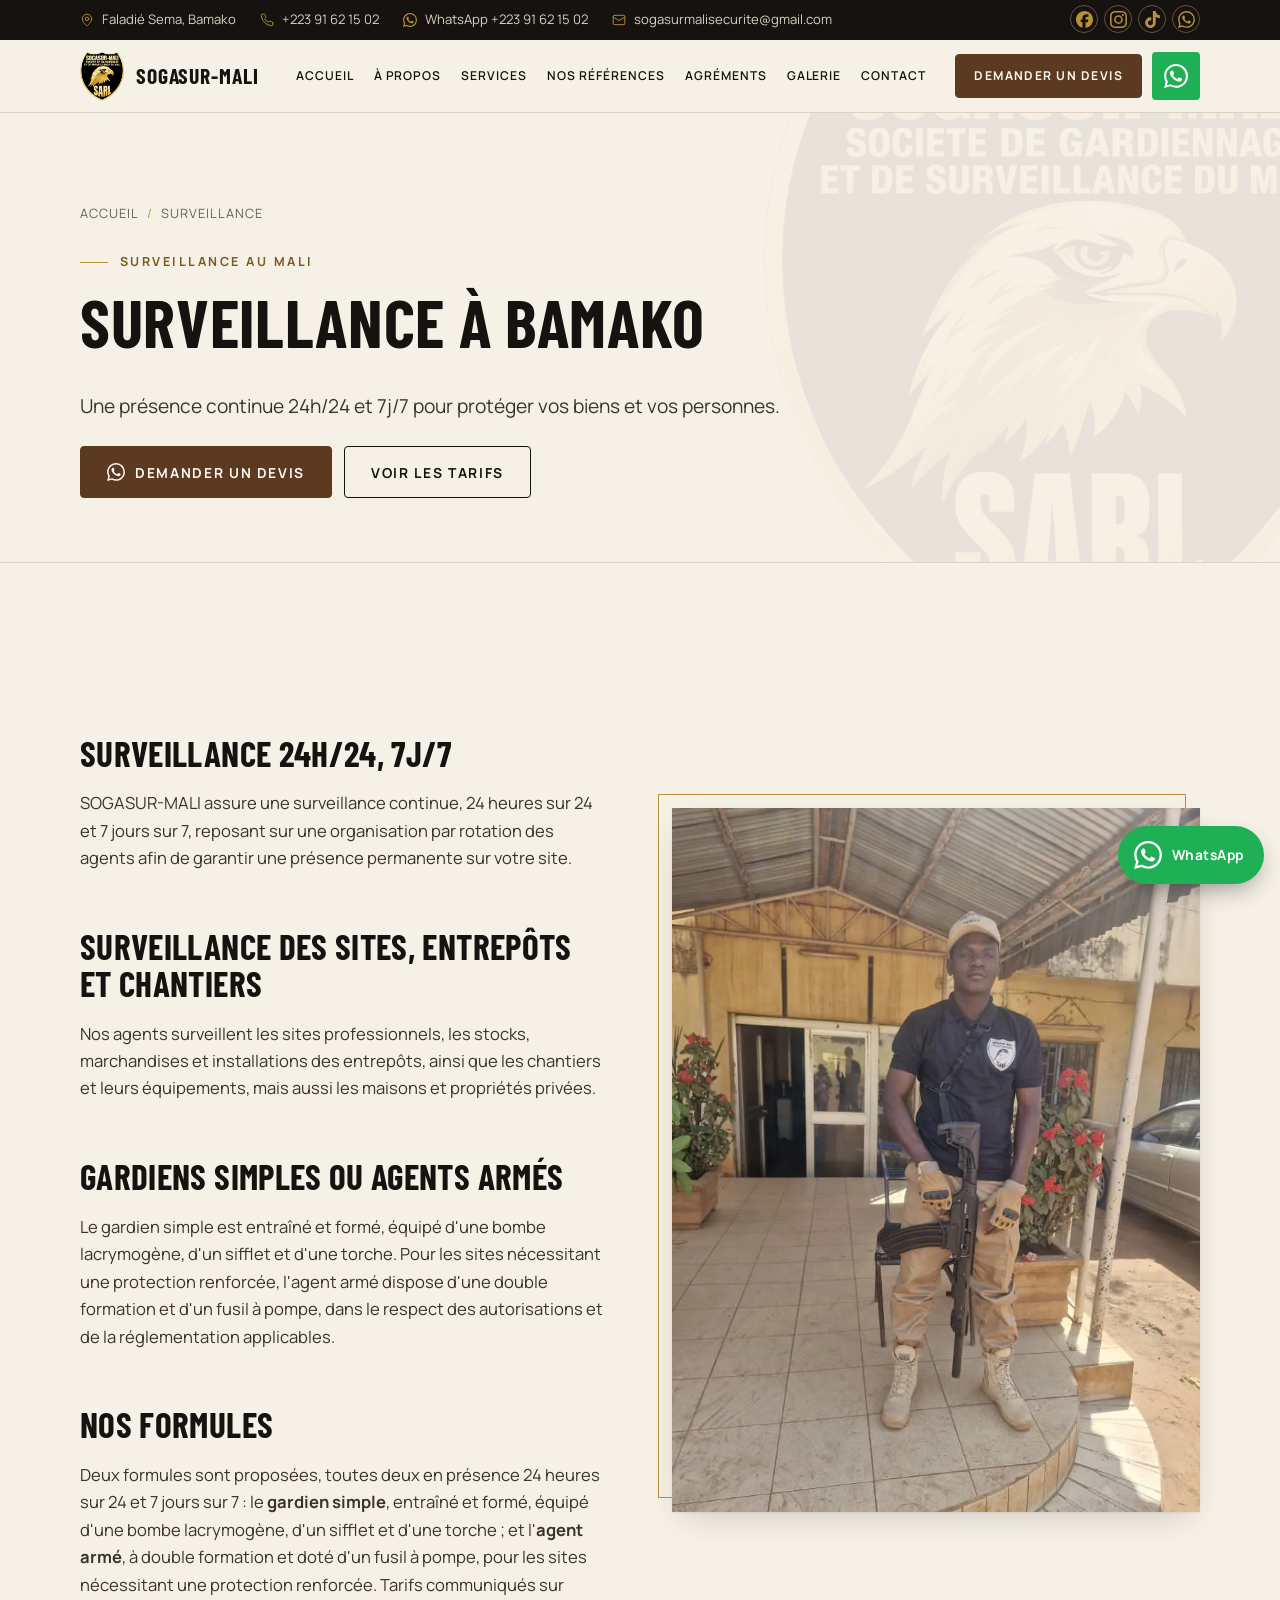
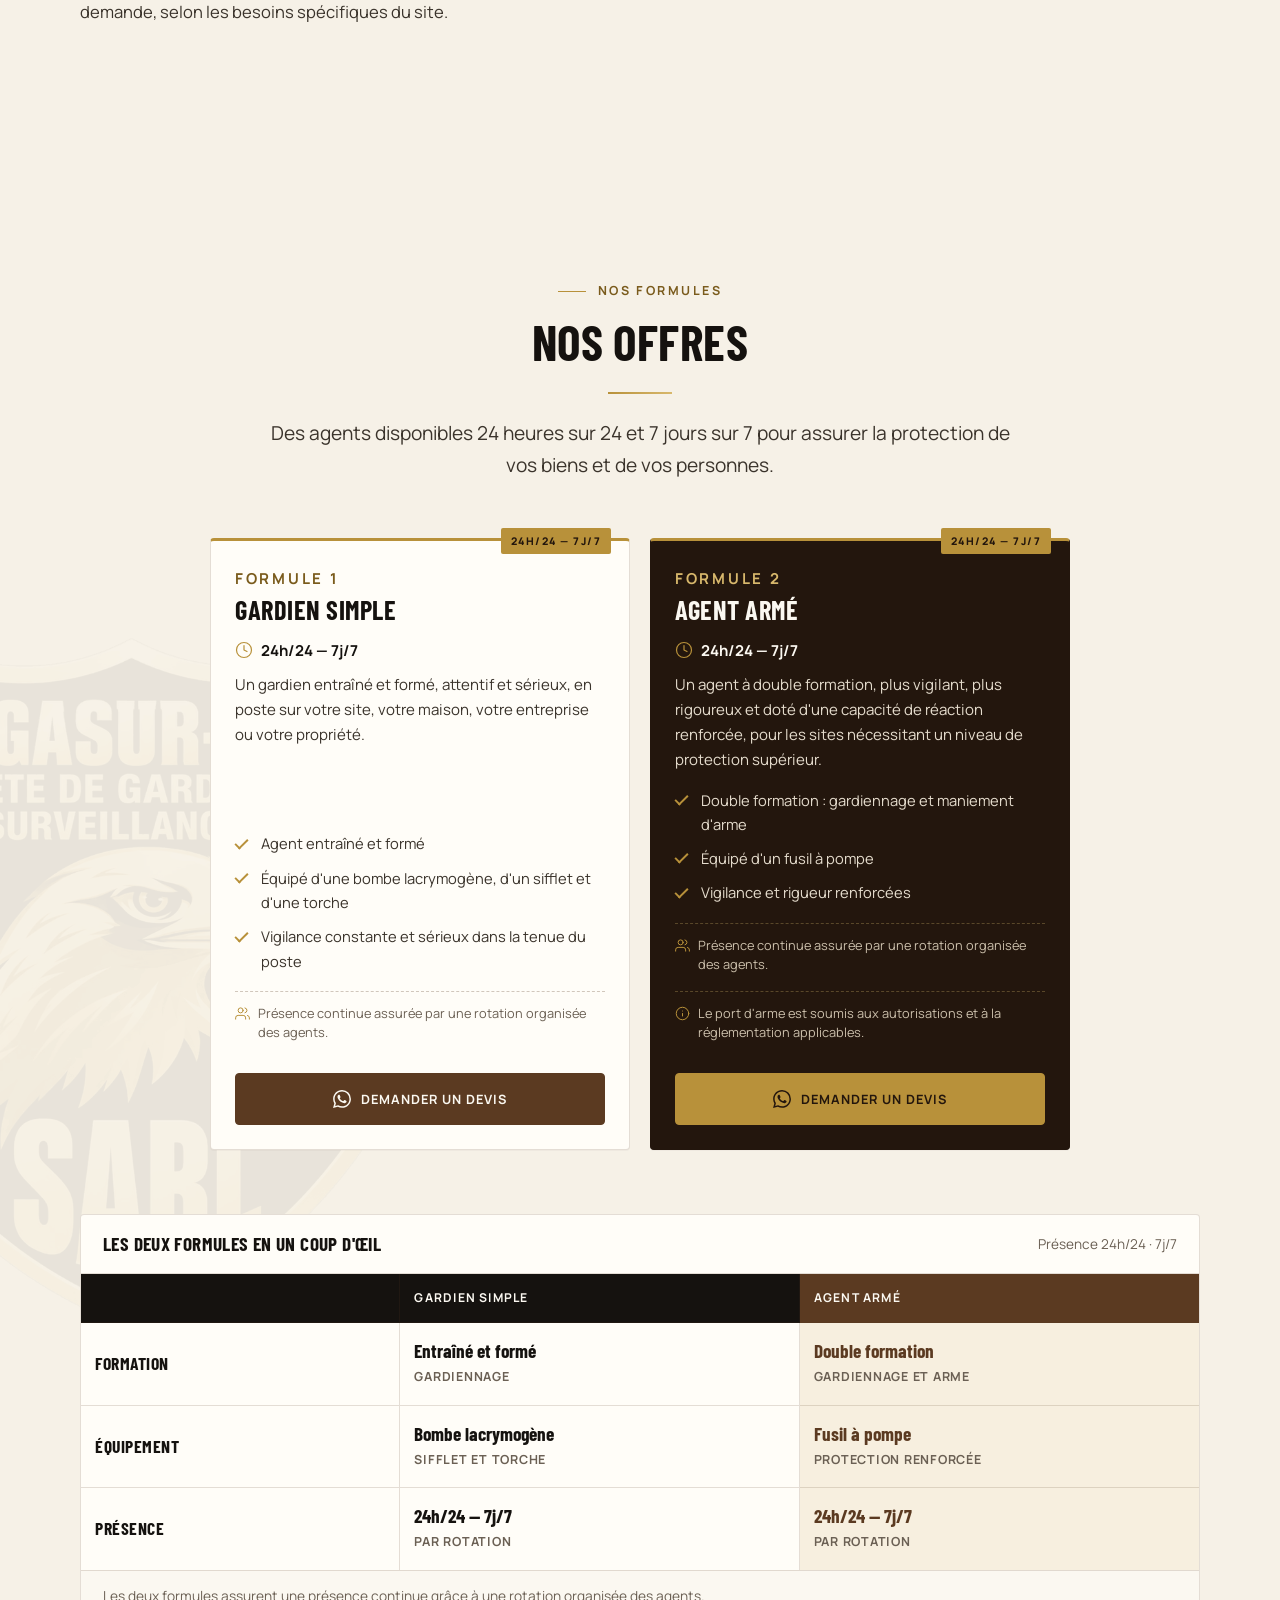
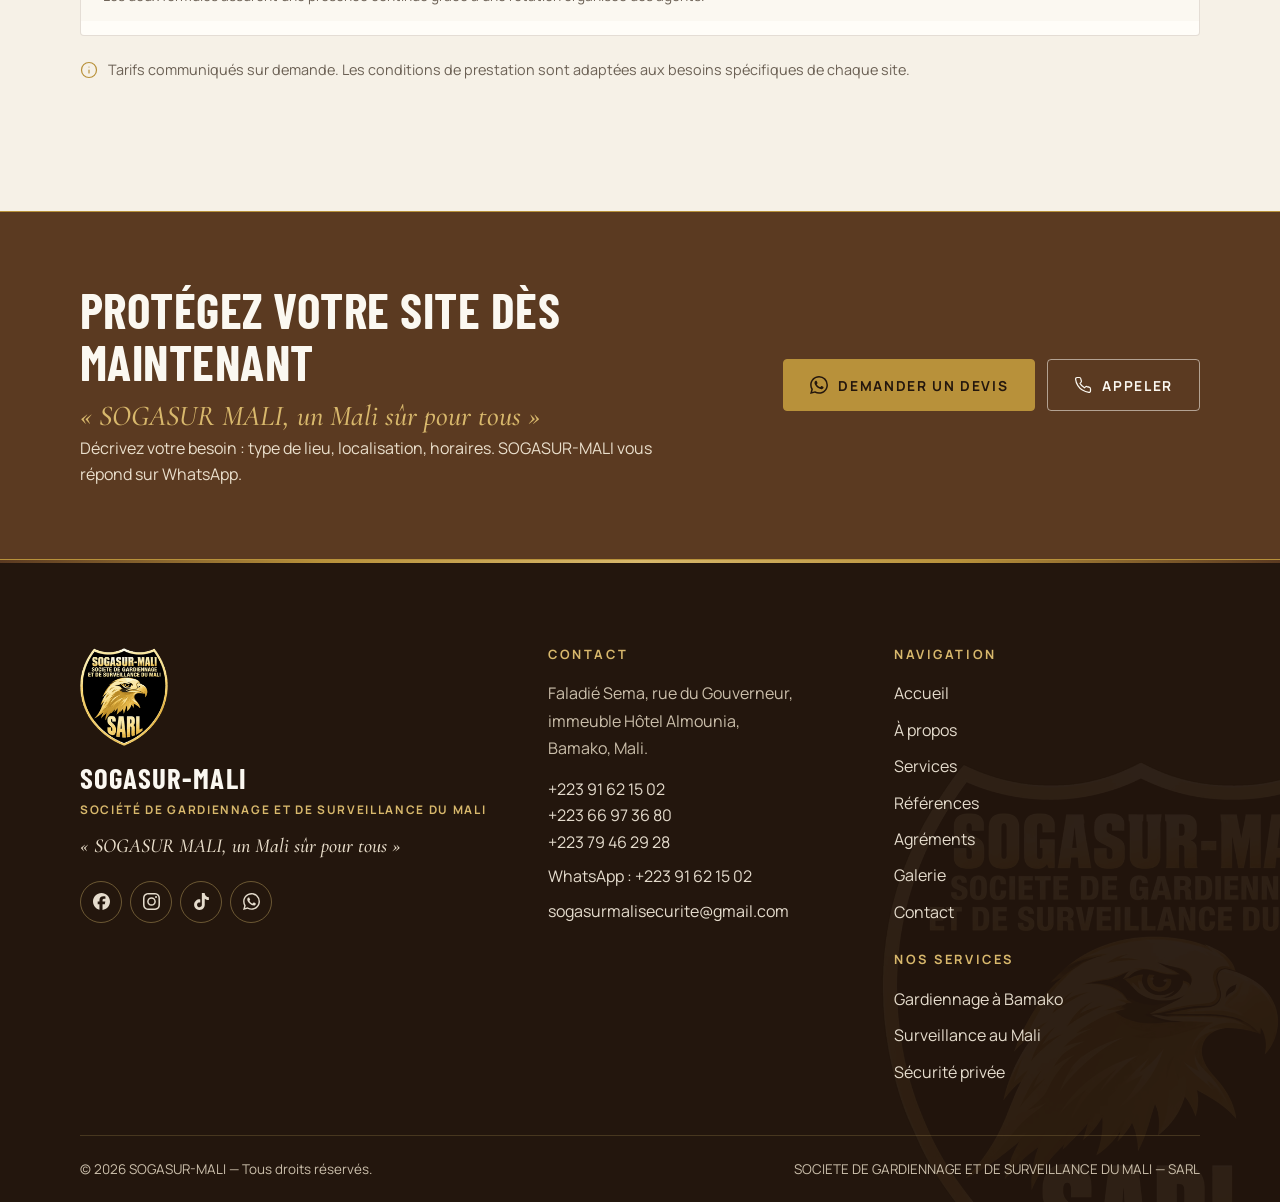
<file: surveillance.html>
<!DOCTYPE html>
<html lang="fr" class="no-js">
<head>
<meta charset="utf-8">
<meta name="viewport" content="width=device-width, initial-scale=1, viewport-fit=cover">
<title>Surveillance à Bamako : agents 12h ou 24h/24 | SOGASUR-MALI</title>
<meta name="description" content="Surveillance de sites à Bamako et au Mali : agents SOGASUR-MALI en présence continue 24h/24 par rotation, 7j/7. Devis sur WhatsApp.">
<link rel="canonical" href="https://sogasurmali.github.io/surveillance.html">
<meta name="robots" content="index, follow">
<meta name="theme-color" content="#23160D">
<meta name="format-detection" content="telephone=no">
<!-- Google Search Console : collez ici la balise de validation si vous choisissez la méthode « Balise HTML » -->
<!-- <meta name="google-site-verification" content="VOTRE_CODE"> -->
<meta property="og:type" content="website">
<meta property="og:locale" content="fr_FR">
<meta property="og:site_name" content="SOGASUR-MALI">
<meta property="og:title" content="Surveillance à Bamako : agents 12h ou 24h/24 | SOGASUR-MALI">
<meta property="og:description" content="Surveillance de sites à Bamako et au Mali : agents SOGASUR-MALI en présence continue 24h/24 par rotation, 7j/7. Devis sur WhatsApp.">
<meta property="og:url" content="https://sogasurmali.github.io/surveillance.html">
<meta property="og:image" content="https://sogasurmali.github.io/images/og-sogasur-mali.jpg">
<meta property="og:image:width" content="1200">
<meta property="og:image:height" content="630">
<meta property="og:image:alt" content="Logo SOGASUR-MALI et agent de sécurité en poste">
<meta name="twitter:card" content="summary_large_image">
<link rel="icon" href="favicon.ico" sizes="any">
<link rel="icon" type="image/png" sizes="32x32" href="favicon-32.png">
<link rel="apple-touch-icon" href="apple-touch-icon.png">
<link rel="manifest" href="site.webmanifest">
<link rel="preload" href="assets/fonts/manrope-latin-400-normal.woff2" as="font" type="font/woff2" crossorigin>
<link rel="preload" href="assets/fonts/barlow-condensed-latin-700-normal.woff2" as="font" type="font/woff2" crossorigin>

<link rel="stylesheet" href="css/style.css">
<script type="application/ld+json">{"@context": "https://schema.org", "@type": "LocalBusiness", "@id": "https://sogasurmali.github.io/#organisation", "name": "SOGASUR-MALI", "legalName": "Société de Gardiennage et de Surveillance du Mali SARL", "alternateName": ["SOGASUR MALI", "Société de gardiennage et de surveillance du Mali"], "description": "Société de gardiennage et de surveillance basée à Bamako : gardiens et agents armés, présence 24h/24 et 7j/7, pour entreprises, administrations, établissements et particuliers au Mali.", "slogan": "SOGASUR MALI, un Mali sûr pour tous", "foundingDate": "2012", "founder": {"@type": "Person", "name": "Ali SIDIBE"}, "url": "https://sogasurmali.github.io/", "logo": "https://sogasurmali.github.io/images/logo/logo-sogasur-mali-400.png", "image": "https://sogasurmali.github.io/images/og-sogasur-mali.jpg", "telephone": "+22391621502", "email": "sogasurmalisecurite@gmail.com", "contactPoint": [{"@type": "ContactPoint", "telephone": "+22391621502", "contactType": "customer service", "areaServed": "ML", "availableLanguage": "French"}, {"@type": "ContactPoint", "telephone": "+22366973680", "contactType": "customer service", "areaServed": "ML", "availableLanguage": "French"}, {"@type": "ContactPoint", "telephone": "+22379462928", "contactType": "customer service", "areaServed": "ML", "availableLanguage": "French"}], "address": {"@type": "PostalAddress", "streetAddress": "Faladié Sema, rue du Gouverneur, immeuble Hôtel Almounia", "addressLocality": "Bamako", "addressCountry": "ML"}, "areaServed": {"@type": "Country", "name": "Mali"}, "geo": {"@type": "GeoCoordinates", "latitude": 12.585652, "longitude": -7.9512909}, "hasMap": "https://www.google.com/maps/place/Hotel+Alumounia+II/@12.585652,-7.9512909,17z", "sameAs": ["https://www.facebook.com/share/1cGJ3rPSbM/", "https://www.instagram.com/sogasur_mali", "https://www.tiktok.com/@sogas771"]}</script>
<script type="application/ld+json">{"@context": "https://schema.org", "@type": "BreadcrumbList", "itemListElement": [{"@type": "ListItem", "position": 1, "name": "Accueil", "item": "https://sogasurmali.github.io/"}, {"@type": "ListItem", "position": 2, "name": "Surveillance", "item": "https://sogasurmali.github.io/surveillance.html"}]}</script>
</head>
<body>
<a class="skip" href="#contenu">Aller au contenu</a>

<div class="topbar">
  <div class="wrap">
    <div class="topbar-info">
      <span><svg viewBox="0 0 24 24" fill="none" stroke="currentColor" stroke-width="1.6" stroke-linecap="round" stroke-linejoin="round" aria-hidden="true"><path d="M20 10c0 6-8 12-8 12S4 16 4 10a8 8 0 0 1 16 0z"/><circle cx="12" cy="10" r="3"/></svg>Faladié Sema, Bamako</span>
      <a href="tel:+22391621502"><svg viewBox="0 0 24 24" fill="none" stroke="currentColor" stroke-width="1.6" stroke-linecap="round" stroke-linejoin="round" aria-hidden="true"><path d="M22 16.9v3a2 2 0 0 1-2.2 2 19.8 19.8 0 0 1-8.6-3.1 19.5 19.5 0 0 1-6-6A19.8 19.8 0 0 1 2.1 4.2 2 2 0 0 1 4.1 2h3a2 2 0 0 1 2 1.7c.1.9.4 1.8.7 2.7a2 2 0 0 1-.5 2.1L8 9.8a16 16 0 0 0 6 6l1.3-1.3a2 2 0 0 1 2.1-.4c.9.3 1.8.6 2.7.7a2 2 0 0 1 1.7 2z"/></svg>+223 91 62 15 02</a>
      <a href="https://wa.me/22391621502?text=Bonjour%20SOGASUR-MALI%2C%20je%20souhaite%20obtenir%20des%20informations%20sur%20vos%20services%20de%20gardiennage%20et%20de%20surveillance." target="_blank" rel="noopener"><svg viewBox="0 0 24 24" fill="currentColor" aria-hidden="true"><path d="M17.472 14.382c-.297-.149-1.758-.867-2.03-.967-.273-.099-.471-.148-.67.15-.197.297-.767.966-.94 1.164-.173.199-.347.223-.644.075-.297-.15-1.255-.463-2.39-1.475-.883-.788-1.48-1.761-1.653-2.059-.173-.297-.018-.458.13-.606.134-.133.298-.347.446-.52.149-.174.198-.298.298-.497.099-.198.05-.371-.025-.52-.075-.149-.669-1.612-.916-2.207-.242-.579-.487-.5-.669-.51-.173-.008-.371-.01-.57-.01-.198 0-.52.074-.792.372-.272.297-1.04 1.016-1.04 2.479 0 1.462 1.065 2.875 1.213 3.074.149.198 2.096 3.2 5.077 4.487.709.306 1.262.489 1.694.625.712.227 1.36.195 1.871.118.571-.085 1.758-.719 2.006-1.413.248-.694.248-1.289.173-1.413-.074-.124-.272-.198-.57-.347m-5.421 7.403h-.004a9.87 9.87 0 01-5.031-1.378l-.361-.214-3.741.982.998-3.648-.235-.374a9.86 9.86 0 01-1.51-5.26c.001-5.45 4.436-9.884 9.888-9.884 2.64 0 5.122 1.03 6.988 2.898a9.825 9.825 0 012.893 6.994c-.003 5.45-4.437 9.884-9.885 9.884m8.413-18.297A11.815 11.815 0 0012.05 0C5.495 0 .16 5.335.157 11.892c0 2.096.547 4.142 1.588 5.945L.057 24l6.305-1.654a11.882 11.882 0 005.683 1.448h.005c6.554 0 11.89-5.335 11.893-11.893a11.821 11.821 0 00-3.48-8.413Z"/></svg>WhatsApp +223 91 62 15 02</a>
      <a href="mailto:sogasurmalisecurite@gmail.com"><svg viewBox="0 0 24 24" fill="none" stroke="currentColor" stroke-width="1.6" stroke-linecap="round" stroke-linejoin="round" aria-hidden="true"><rect x="2" y="4" width="20" height="16" rx="2"/><path d="m22 7-10 6L2 7"/></svg>sogasurmalisecurite@gmail.com</a>
    </div>
    <ul class="social">
  <li><a href="https://www.facebook.com/share/1cGJ3rPSbM/?mibextid=wwXIfr" target="_blank" rel="noopener" aria-label="Facebook de SOGASUR-MALI"><svg viewBox="0 0 24 24" fill="currentColor" aria-hidden="true"><path d="M9.101 23.691v-7.98H6.627v-3.667h2.474v-1.58c0-4.085 1.848-5.978 5.858-5.978.401 0 .955.042 1.468.103a8.68 8.68 0 0 1 1.141.195v3.325a8.623 8.623 0 0 0-.653-.036 26.805 26.805 0 0 0-.733-.009c-.707 0-1.259.096-1.675.309a1.686 1.686 0 0 0-.679.622c-.258.42-.374.995-.374 1.752v1.297h3.919l-.386 2.103-.287 1.564h-3.246v8.245C19.396 23.238 24 18.179 24 12.044c0-6.627-5.373-12-12-12s-12 5.373-12 12c0 5.628 3.874 10.35 9.101 11.647Z"/></svg></a></li>
  <li><a href="https://www.instagram.com/sogasur_mali?stkn=cTR3ZTA2YWw3cGln&amp;utm_source=qr" target="_blank" rel="noopener" aria-label="Instagram de SOGASUR-MALI"><svg viewBox="0 0 24 24" fill="currentColor" aria-hidden="true"><path d="M7.0301.084c-1.2768.0602-2.1487.264-2.911.5634-.7888.3075-1.4575.72-2.1228 1.3877-.6652.6677-1.075 1.3368-1.3802 2.127-.2954.7638-.4956 1.6365-.552 2.914-.0564 1.2775-.0689 1.6882-.0626 4.947.0062 3.2586.0206 3.6671.0825 4.9473.061 1.2765.264 2.1482.5635 2.9107.308.7889.72 1.4573 1.388 2.1228.6679.6655 1.3365 1.0743 2.1285 1.38.7632.295 1.6361.4961 2.9134.552 1.2773.056 1.6884.069 4.9462.0627 3.2578-.0062 3.668-.0207 4.9478-.0814 1.28-.0607 2.147-.2652 2.9098-.5633.7889-.3086 1.4578-.72 2.1228-1.3881.665-.6682 1.0745-1.3378 1.3795-2.1284.2957-.7632.4966-1.636.552-2.9124.056-1.2809.0692-1.6898.063-4.948-.0063-3.2583-.021-3.6668-.0817-4.9465-.0607-1.2797-.264-2.1487-.5633-2.9117-.3084-.7889-.72-1.4568-1.3876-2.1228C21.2982 1.33 20.628.9208 19.8378.6165 19.074.321 18.2017.1197 16.9244.0645 15.6471.0093 15.236-.005 11.977.0014 8.718.0076 8.31.0215 7.0301.0839m.1402 21.6932c-1.17-.0509-1.8053-.2453-2.2287-.408-.5606-.216-.96-.4771-1.3819-.895-.422-.4178-.6811-.8186-.9-1.378-.1644-.4234-.3624-1.058-.4171-2.228-.0595-1.2645-.072-1.6442-.079-4.848-.007-3.2037.0053-3.583.0607-4.848.05-1.169.2456-1.805.408-2.2282.216-.5613.4762-.96.895-1.3816.4188-.4217.8184-.6814 1.3783-.9003.423-.1651 1.0575-.3614 2.227-.4171 1.2655-.06 1.6447-.072 4.848-.079 3.2033-.007 3.5835.005 4.8495.0608 1.169.0508 1.8053.2445 2.228.408.5608.216.96.4754 1.3816.895.4217.4194.6816.8176.9005 1.3787.1653.4217.3617 1.056.4169 2.2263.0602 1.2655.0739 1.645.0796 4.848.0058 3.203-.0055 3.5834-.061 4.848-.051 1.17-.245 1.8055-.408 2.2294-.216.5604-.4763.96-.8954 1.3814-.419.4215-.8181.6811-1.3783.9-.4224.1649-1.0577.3617-2.2262.4174-1.2656.0595-1.6448.072-4.8493.079-3.2045.007-3.5825-.006-4.848-.0608M16.953 5.5864A1.44 1.44 0 1 0 18.39 4.144a1.44 1.44 0 0 0-1.437 1.4424M5.8385 12.012c.0067 3.4032 2.7706 6.1557 6.173 6.1493 3.4026-.0065 6.157-2.7701 6.1506-6.1733-.0065-3.4032-2.771-6.1565-6.174-6.1498-3.403.0067-6.156 2.771-6.1496 6.1738M8 12.0077a4 4 0 1 1 4.008 3.9921A3.9996 3.9996 0 0 1 8 12.0077"/></svg></a></li>
  <li><a href="https://www.tiktok.com/@sogas771?_r=1&amp;_t=ZS-99pvnPobqqI" target="_blank" rel="noopener" aria-label="TikTok de SOGASUR-MALI"><svg viewBox="0 0 24 24" fill="currentColor" aria-hidden="true"><path d="M12.525.02c1.31-.02 2.61-.01 3.91-.02.08 1.53.63 3.09 1.75 4.17 1.12 1.11 2.7 1.62 4.24 1.79v4.03c-1.44-.05-2.89-.35-4.2-.97-.57-.26-1.1-.59-1.62-.93-.01 2.92.01 5.84-.02 8.75-.08 1.4-.54 2.79-1.35 3.94-1.31 1.92-3.58 3.17-5.91 3.21-1.43.08-2.86-.31-4.08-1.03-2.02-1.19-3.44-3.37-3.65-5.71-.02-.5-.03-1-.01-1.49.18-1.9 1.12-3.72 2.58-4.96 1.66-1.44 3.98-2.13 6.15-1.72.02 1.48-.04 2.96-.04 4.44-.99-.32-2.15-.23-3.02.37-.63.41-1.11 1.04-1.36 1.75-.21.51-.15 1.07-.14 1.61.24 1.64 1.82 3.02 3.5 2.87 1.12-.01 2.19-.66 2.77-1.61.19-.33.4-.67.41-1.06.1-1.79.06-3.57.07-5.36.01-4.03-.01-8.05.02-12.07z"/></svg></a></li>
  <li><a href="https://wa.me/22391621502?text=Bonjour%20SOGASUR-MALI%2C%20je%20souhaite%20obtenir%20des%20informations%20sur%20vos%20services%20de%20gardiennage%20et%20de%20surveillance." target="_blank" rel="noopener" aria-label="WhatsApp de SOGASUR-MALI"><svg viewBox="0 0 24 24" fill="currentColor" aria-hidden="true"><path d="M17.472 14.382c-.297-.149-1.758-.867-2.03-.967-.273-.099-.471-.148-.67.15-.197.297-.767.966-.94 1.164-.173.199-.347.223-.644.075-.297-.15-1.255-.463-2.39-1.475-.883-.788-1.48-1.761-1.653-2.059-.173-.297-.018-.458.13-.606.134-.133.298-.347.446-.52.149-.174.198-.298.298-.497.099-.198.05-.371-.025-.52-.075-.149-.669-1.612-.916-2.207-.242-.579-.487-.5-.669-.51-.173-.008-.371-.01-.57-.01-.198 0-.52.074-.792.372-.272.297-1.04 1.016-1.04 2.479 0 1.462 1.065 2.875 1.213 3.074.149.198 2.096 3.2 5.077 4.487.709.306 1.262.489 1.694.625.712.227 1.36.195 1.871.118.571-.085 1.758-.719 2.006-1.413.248-.694.248-1.289.173-1.413-.074-.124-.272-.198-.57-.347m-5.421 7.403h-.004a9.87 9.87 0 01-5.031-1.378l-.361-.214-3.741.982.998-3.648-.235-.374a9.86 9.86 0 01-1.51-5.26c.001-5.45 4.436-9.884 9.888-9.884 2.64 0 5.122 1.03 6.988 2.898a9.825 9.825 0 012.893 6.994c-.003 5.45-4.437 9.884-9.885 9.884m8.413-18.297A11.815 11.815 0 0012.05 0C5.495 0 .16 5.335.157 11.892c0 2.096.547 4.142 1.588 5.945L.057 24l6.305-1.654a11.882 11.882 0 005.683 1.448h.005c6.554 0 11.89-5.335 11.893-11.893a11.821 11.821 0 00-3.48-8.413Z"/></svg></a></li>
</ul>
  </div>
</div>

<header class="site-header">
  <div class="wrap">
    <a class="brand" href="index.html" aria-label="SOGASUR-MALI, retour à l'accueil">
      <img src="images/logo/logo-sogasur-mali-160.png" alt="Logo SOGASUR-MALI" width="160" height="179">
      <span class="brand-text"><span class="brand-name">SOGASUR-MALI</span><span class="brand-sub">Gardiennage &amp; surveillance</span></span>
    </a>
    <nav class="nav" aria-label="Navigation principale"><ul><li><a href="index.html">Accueil</a></li><li><a href="about.html">À propos</a></li><li><a href="services.html">Services</a></li><li><a href="references.html">Nos références</a></li><li><a href="agrements.html">Agréments</a></li><li><a href="gallery.html">Galerie</a></li><li><a href="contact.html">Contact</a></li></ul></nav>
    <div class="header-actions">
      <a class="header-wa" href="https://wa.me/22391621502?text=Bonjour%20SOGASUR-MALI%2C%20je%20souhaite%20obtenir%20des%20informations%20sur%20vos%20services%20de%20gardiennage%20et%20de%20surveillance." target="_blank" rel="noopener"><svg viewBox="0 0 24 24" fill="currentColor" aria-hidden="true"><path d="M17.472 14.382c-.297-.149-1.758-.867-2.03-.967-.273-.099-.471-.148-.67.15-.197.297-.767.966-.94 1.164-.173.199-.347.223-.644.075-.297-.15-1.255-.463-2.39-1.475-.883-.788-1.48-1.761-1.653-2.059-.173-.297-.018-.458.13-.606.134-.133.298-.347.446-.52.149-.174.198-.298.298-.497.099-.198.05-.371-.025-.52-.075-.149-.669-1.612-.916-2.207-.242-.579-.487-.5-.669-.51-.173-.008-.371-.01-.57-.01-.198 0-.52.074-.792.372-.272.297-1.04 1.016-1.04 2.479 0 1.462 1.065 2.875 1.213 3.074.149.198 2.096 3.2 5.077 4.487.709.306 1.262.489 1.694.625.712.227 1.36.195 1.871.118.571-.085 1.758-.719 2.006-1.413.248-.694.248-1.289.173-1.413-.074-.124-.272-.198-.57-.347m-5.421 7.403h-.004a9.87 9.87 0 01-5.031-1.378l-.361-.214-3.741.982.998-3.648-.235-.374a9.86 9.86 0 01-1.51-5.26c.001-5.45 4.436-9.884 9.888-9.884 2.64 0 5.122 1.03 6.988 2.898a9.825 9.825 0 012.893 6.994c-.003 5.45-4.437 9.884-9.885 9.884m8.413-18.297A11.815 11.815 0 0012.05 0C5.495 0 .16 5.335.157 11.892c0 2.096.547 4.142 1.588 5.945L.057 24l6.305-1.654a11.882 11.882 0 005.683 1.448h.005c6.554 0 11.89-5.335 11.893-11.893a11.821 11.821 0 00-3.48-8.413Z"/></svg><span><small>WhatsApp</small>+223 91 62 15 02</span></a>
      <a class="btn btn-primary header-cta" href="https://wa.me/22391621502?text=Bonjour%20SOGASUR-MALI%2C%20je%20souhaite%20demander%20un%20devis%20pour%20un%20service%20de%20gardiennage/surveillance." target="_blank" rel="noopener">Demander un devis</a>
      <a class="wa-icon-btn" href="https://wa.me/22391621502?text=Bonjour%20SOGASUR-MALI%2C%20je%20souhaite%20obtenir%20des%20informations%20sur%20vos%20services%20de%20gardiennage%20et%20de%20surveillance." target="_blank" rel="noopener" aria-label="Écrire sur WhatsApp au +223 91 62 15 02"><svg viewBox="0 0 24 24" fill="currentColor" aria-hidden="true"><path d="M17.472 14.382c-.297-.149-1.758-.867-2.03-.967-.273-.099-.471-.148-.67.15-.197.297-.767.966-.94 1.164-.173.199-.347.223-.644.075-.297-.15-1.255-.463-2.39-1.475-.883-.788-1.48-1.761-1.653-2.059-.173-.297-.018-.458.13-.606.134-.133.298-.347.446-.52.149-.174.198-.298.298-.497.099-.198.05-.371-.025-.52-.075-.149-.669-1.612-.916-2.207-.242-.579-.487-.5-.669-.51-.173-.008-.371-.01-.57-.01-.198 0-.52.074-.792.372-.272.297-1.04 1.016-1.04 2.479 0 1.462 1.065 2.875 1.213 3.074.149.198 2.096 3.2 5.077 4.487.709.306 1.262.489 1.694.625.712.227 1.36.195 1.871.118.571-.085 1.758-.719 2.006-1.413.248-.694.248-1.289.173-1.413-.074-.124-.272-.198-.57-.347m-5.421 7.403h-.004a9.87 9.87 0 01-5.031-1.378l-.361-.214-3.741.982.998-3.648-.235-.374a9.86 9.86 0 01-1.51-5.26c.001-5.45 4.436-9.884 9.888-9.884 2.64 0 5.122 1.03 6.988 2.898a9.825 9.825 0 012.893 6.994c-.003 5.45-4.437 9.884-9.885 9.884m8.413-18.297A11.815 11.815 0 0012.05 0C5.495 0 .16 5.335.157 11.892c0 2.096.547 4.142 1.588 5.945L.057 24l6.305-1.654a11.882 11.882 0 005.683 1.448h.005c6.554 0 11.89-5.335 11.893-11.893a11.821 11.821 0 00-3.48-8.413Z"/></svg></a>
      <button class="menu-toggle" type="button" aria-controls="drawer" aria-expanded="false" aria-label="Ouvrir le menu"><svg viewBox="0 0 24 24" fill="none" stroke="currentColor" stroke-width="1.6" stroke-linecap="round" stroke-linejoin="round" aria-hidden="true"><path d="M3 6h18M3 12h18M3 18h18"/></svg></button>
    </div>
  </div>
</header>

<div class="drawer" id="drawer" aria-hidden="true" role="dialog" aria-label="Menu">
  <div class="drawer-head">
    <span class="brand"><img src="images/logo/logo-sogasur-mali-160.png" alt="" width="160" height="179"><span class="brand-text"><span class="brand-name">SOGASUR-MALI</span><span class="brand-sub">Gardiennage &amp; surveillance</span></span></span>
    <button class="drawer-close" type="button" aria-label="Fermer le menu"><svg viewBox="0 0 24 24" fill="none" stroke="currentColor" stroke-width="1.6" stroke-linecap="round" stroke-linejoin="round" aria-hidden="true"><path d="M18 6 6 18M6 6l12 12"/></svg></button>
  </div>
  <nav aria-label="Navigation mobile"><ul><li><a href="index.html">Accueil<svg viewBox="0 0 24 24" fill="none" stroke="currentColor" stroke-width="1.6" stroke-linecap="round" stroke-linejoin="round" aria-hidden="true"><path d="M5 12h14M12 5l7 7-7 7"/></svg></a></li><li><a href="about.html">À propos<svg viewBox="0 0 24 24" fill="none" stroke="currentColor" stroke-width="1.6" stroke-linecap="round" stroke-linejoin="round" aria-hidden="true"><path d="M5 12h14M12 5l7 7-7 7"/></svg></a></li><li><a href="services.html">Services<svg viewBox="0 0 24 24" fill="none" stroke="currentColor" stroke-width="1.6" stroke-linecap="round" stroke-linejoin="round" aria-hidden="true"><path d="M5 12h14M12 5l7 7-7 7"/></svg></a></li><li><a href="references.html">Nos références<svg viewBox="0 0 24 24" fill="none" stroke="currentColor" stroke-width="1.6" stroke-linecap="round" stroke-linejoin="round" aria-hidden="true"><path d="M5 12h14M12 5l7 7-7 7"/></svg></a></li><li><a href="agrements.html">Agréments<svg viewBox="0 0 24 24" fill="none" stroke="currentColor" stroke-width="1.6" stroke-linecap="round" stroke-linejoin="round" aria-hidden="true"><path d="M5 12h14M12 5l7 7-7 7"/></svg></a></li><li><a href="gallery.html">Galerie<svg viewBox="0 0 24 24" fill="none" stroke="currentColor" stroke-width="1.6" stroke-linecap="round" stroke-linejoin="round" aria-hidden="true"><path d="M5 12h14M12 5l7 7-7 7"/></svg></a></li><li><a href="contact.html">Contact<svg viewBox="0 0 24 24" fill="none" stroke="currentColor" stroke-width="1.6" stroke-linecap="round" stroke-linejoin="round" aria-hidden="true"><path d="M5 12h14M12 5l7 7-7 7"/></svg></a></li></ul></nav>
  <a class="btn btn-gold btn-block" href="https://wa.me/22391621502?text=Bonjour%20SOGASUR-MALI%2C%20je%20souhaite%20demander%20un%20devis%20pour%20un%20service%20de%20gardiennage/surveillance." target="_blank" rel="noopener"><svg viewBox="0 0 24 24" fill="currentColor" aria-hidden="true"><path d="M17.472 14.382c-.297-.149-1.758-.867-2.03-.967-.273-.099-.471-.148-.67.15-.197.297-.767.966-.94 1.164-.173.199-.347.223-.644.075-.297-.15-1.255-.463-2.39-1.475-.883-.788-1.48-1.761-1.653-2.059-.173-.297-.018-.458.13-.606.134-.133.298-.347.446-.52.149-.174.198-.298.298-.497.099-.198.05-.371-.025-.52-.075-.149-.669-1.612-.916-2.207-.242-.579-.487-.5-.669-.51-.173-.008-.371-.01-.57-.01-.198 0-.52.074-.792.372-.272.297-1.04 1.016-1.04 2.479 0 1.462 1.065 2.875 1.213 3.074.149.198 2.096 3.2 5.077 4.487.709.306 1.262.489 1.694.625.712.227 1.36.195 1.871.118.571-.085 1.758-.719 2.006-1.413.248-.694.248-1.289.173-1.413-.074-.124-.272-.198-.57-.347m-5.421 7.403h-.004a9.87 9.87 0 01-5.031-1.378l-.361-.214-3.741.982.998-3.648-.235-.374a9.86 9.86 0 01-1.51-5.26c.001-5.45 4.436-9.884 9.888-9.884 2.64 0 5.122 1.03 6.988 2.898a9.825 9.825 0 012.893 6.994c-.003 5.45-4.437 9.884-9.885 9.884m8.413-18.297A11.815 11.815 0 0012.05 0C5.495 0 .16 5.335.157 11.892c0 2.096.547 4.142 1.588 5.945L.057 24l6.305-1.654a11.882 11.882 0 005.683 1.448h.005c6.554 0 11.89-5.335 11.893-11.893a11.821 11.821 0 00-3.48-8.413Z"/></svg>Demander un devis</a>
  <a class="btn btn-light btn-block" href="tel:+22391621502"><svg viewBox="0 0 24 24" fill="none" stroke="currentColor" stroke-width="1.6" stroke-linecap="round" stroke-linejoin="round" aria-hidden="true"><path d="M22 16.9v3a2 2 0 0 1-2.2 2 19.8 19.8 0 0 1-8.6-3.1 19.5 19.5 0 0 1-6-6A19.8 19.8 0 0 1 2.1 4.2 2 2 0 0 1 4.1 2h3a2 2 0 0 1 2 1.7c.1.9.4 1.8.7 2.7a2 2 0 0 1-.5 2.1L8 9.8a16 16 0 0 0 6 6l1.3-1.3a2 2 0 0 1 2.1-.4c.9.3 1.8.6 2.7.7a2 2 0 0 1 1.7 2z"/></svg>Appeler le +223 91 62 15 02</a>
  <p class="drawer-contact">Tél. : <a href="tel:+22391621502">+223 91 62 15 02</a> · <a href="tel:+22366973680">+223 66 97 36 80</a> · <a href="tel:+22379462928">+223 79 46 29 28</a><br>Faladié Sema, rue du Gouverneur, immeuble Hôtel Almounia, Bamako, Mali.<br><a href="mailto:sogasurmalisecurite@gmail.com">sogasurmalisecurite@gmail.com</a></p>
</div>

<main id="contenu">
<section class="page-hero wm wm-right"><div class="wrap"><nav class="crumbs" aria-label="Fil d'Ariane"><ol><li><a href="index.html">Accueil</a></li><li aria-current="page">Surveillance</li></ol></nav><p class="eyebrow">Surveillance au Mali</p><h1>Surveillance à Bamako</h1><p class="lead">Une présence continue 24h/24 et 7j/7 pour protéger vos biens et vos personnes.</p><div class="btn-row" style="margin-top:24px"><a class="btn btn-primary" href="https://wa.me/22391621502?text=Bonjour%20SOGASUR-MALI%2C%20je%20souhaite%20demander%20un%20devis%20pour%20un%20service%20de%20gardiennage/surveillance." target="_blank" rel="noopener"><svg viewBox="0 0 24 24" fill="currentColor" aria-hidden="true"><path d="M17.472 14.382c-.297-.149-1.758-.867-2.03-.967-.273-.099-.471-.148-.67.15-.197.297-.767.966-.94 1.164-.173.199-.347.223-.644.075-.297-.15-1.255-.463-2.39-1.475-.883-.788-1.48-1.761-1.653-2.059-.173-.297-.018-.458.13-.606.134-.133.298-.347.446-.52.149-.174.198-.298.298-.497.099-.198.05-.371-.025-.52-.075-.149-.669-1.612-.916-2.207-.242-.579-.487-.5-.669-.51-.173-.008-.371-.01-.57-.01-.198 0-.52.074-.792.372-.272.297-1.04 1.016-1.04 2.479 0 1.462 1.065 2.875 1.213 3.074.149.198 2.096 3.2 5.077 4.487.709.306 1.262.489 1.694.625.712.227 1.36.195 1.871.118.571-.085 1.758-.719 2.006-1.413.248-.694.248-1.289.173-1.413-.074-.124-.272-.198-.57-.347m-5.421 7.403h-.004a9.87 9.87 0 01-5.031-1.378l-.361-.214-3.741.982.998-3.648-.235-.374a9.86 9.86 0 01-1.51-5.26c.001-5.45 4.436-9.884 9.888-9.884 2.64 0 5.122 1.03 6.988 2.898a9.825 9.825 0 012.893 6.994c-.003 5.45-4.437 9.884-9.885 9.884m8.413-18.297A11.815 11.815 0 0012.05 0C5.495 0 .16 5.335.157 11.892c0 2.096.547 4.142 1.588 5.945L.057 24l6.305-1.654a11.882 11.882 0 005.683 1.448h.005c6.554 0 11.89-5.335 11.893-11.893a11.821 11.821 0 00-3.48-8.413Z"/></svg>Demander un devis</a><a class="btn btn-outline" href="services.html#offres">Voir les tarifs</a></div></div></section>

<section class="section">
  <div class="wrap split">
    <div class="prose"><h2>Surveillance 24h/24, 7j/7</h2><p>SOGASUR-MALI assure une surveillance continue, 24 heures sur 24 et 7 jours sur 7, reposant sur une organisation par rotation des agents afin de garantir une présence permanente sur votre site.</p><h2>Surveillance des sites, entrepôts et chantiers</h2><p>Nos agents surveillent les sites professionnels, les stocks, marchandises et installations des entrepôts, ainsi que les chantiers et leurs équipements, mais aussi les maisons et propriétés privées.</p><h2>Gardiens simples ou agents armés</h2><p>Le gardien simple est entraîné et formé, équipé d'une bombe lacrymogène, d'un sifflet et d'une torche. Pour les sites nécessitant une protection renforcée, l'agent armé dispose d'une double formation et d'un fusil à pompe, dans le respect des autorisations et de la réglementation applicables.</p><h2>Nos formules</h2><p>Deux formules sont proposées, toutes deux en présence 24 heures sur 24 et 7 jours sur 7 : le <strong>gardien simple</strong>, entraîné et formé, équipé d'une bombe lacrymogène, d'un sifflet et d'une torche ; et l'<strong>agent armé</strong>, à double formation et doté d'un fusil à pompe, pour les sites nécessitant une protection renforcée. Tarifs communiqués sur demande, selon les besoins spécifiques du site.</p></div>
    <div class="framed reveal"><picture><source type="image/webp" srcset="images/agents/agent-sogasur-mali-poste-480.webp 480w, images/agents/agent-sogasur-mali-poste-750.webp 750w" sizes="(min-width:900px) 540px, 92vw"><img src="images/agents/agent-sogasur-mali-poste-750.jpg" srcset="images/agents/agent-sogasur-mali-poste-480.jpg 480w, images/agents/agent-sogasur-mali-poste-750.jpg 750w" sizes="(min-width:900px) 540px, 92vw" alt="Agent de surveillance SOGASUR-MALI en poste devant un bâtiment" width="750" height="1000" loading="lazy" decoding="async"></picture></div>
  </div>
</section>
<section class="section wm wm-left" id="offres" aria-labelledby="offres-t">
  <div class="wrap">
    <div class="section-head center">
      <p class="eyebrow">Nos formules</p>
      <h2 id="offres-t">Nos offres</h2>
      <hr class="gold-rule">
      <p class="lead">Des agents disponibles 24 heures sur 24 et 7 jours sur 7 pour assurer la protection de vos biens et de vos personnes.</p>
    </div>
    <div class="offers"><article class="offer reveal">
  <span class="badge">24h/24 — 7j/7</span>
  <p class="offer-tag">Formule 1</p>
  <h3>Gardien simple</h3>
  <p class="offer-hours"><svg viewBox="0 0 24 24" fill="none" stroke="currentColor" stroke-width="1.6" stroke-linecap="round" stroke-linejoin="round" aria-hidden="true"><circle cx="12" cy="12" r="10"/><path d="M12 6v6l4 2"/></svg>24h/24 — 7j/7</p>
  <p class="offer-desc">Un gardien entraîné et formé, attentif et sérieux, en poste sur votre site, votre maison, votre entreprise ou votre propriété.</p>
  <ul class="offer-feats"><li>Agent entraîné et formé</li><li>Équipé d'une bombe lacrymogène, d'un sifflet et d'une torche</li><li>Vigilance constante et sérieux dans la tenue du poste</li></ul>
  <p class="offer-note"><svg viewBox="0 0 24 24" fill="none" stroke="currentColor" stroke-width="1.6" stroke-linecap="round" stroke-linejoin="round" aria-hidden="true"><path d="M17 21v-2a4 4 0 0 0-4-4H5a4 4 0 0 0-4 4v2"/><circle cx="9" cy="7" r="4"/><path d="M23 21v-2a4 4 0 0 0-3-3.9M16 3.1a4 4 0 0 1 0 7.8"/></svg><span>Présence continue assurée par une rotation organisée des agents.</span></p>
  <a class="btn btn-primary btn-block" href="https://wa.me/22391621502?text=Bonjour%20SOGASUR-MALI%2C%20je%20souhaite%20demander%20un%20devis%20pour%20un%20service%20de%20gardiennage/surveillance.%0AOffre%20%3A%20Gardien%20simple%20%2824h/24%20%E2%80%94%207j/7%29." target="_blank" rel="noopener"><svg viewBox="0 0 24 24" fill="currentColor" aria-hidden="true"><path d="M17.472 14.382c-.297-.149-1.758-.867-2.03-.967-.273-.099-.471-.148-.67.15-.197.297-.767.966-.94 1.164-.173.199-.347.223-.644.075-.297-.15-1.255-.463-2.39-1.475-.883-.788-1.48-1.761-1.653-2.059-.173-.297-.018-.458.13-.606.134-.133.298-.347.446-.52.149-.174.198-.298.298-.497.099-.198.05-.371-.025-.52-.075-.149-.669-1.612-.916-2.207-.242-.579-.487-.5-.669-.51-.173-.008-.371-.01-.57-.01-.198 0-.52.074-.792.372-.272.297-1.04 1.016-1.04 2.479 0 1.462 1.065 2.875 1.213 3.074.149.198 2.096 3.2 5.077 4.487.709.306 1.262.489 1.694.625.712.227 1.36.195 1.871.118.571-.085 1.758-.719 2.006-1.413.248-.694.248-1.289.173-1.413-.074-.124-.272-.198-.57-.347m-5.421 7.403h-.004a9.87 9.87 0 01-5.031-1.378l-.361-.214-3.741.982.998-3.648-.235-.374a9.86 9.86 0 01-1.51-5.26c.001-5.45 4.436-9.884 9.888-9.884 2.64 0 5.122 1.03 6.988 2.898a9.825 9.825 0 012.893 6.994c-.003 5.45-4.437 9.884-9.885 9.884m8.413-18.297A11.815 11.815 0 0012.05 0C5.495 0 .16 5.335.157 11.892c0 2.096.547 4.142 1.588 5.945L.057 24l6.305-1.654a11.882 11.882 0 005.683 1.448h.005c6.554 0 11.89-5.335 11.893-11.893a11.821 11.821 0 00-3.48-8.413Z"/></svg>Demander un devis</a>
</article><article class="offer offer-premium reveal">
  <span class="badge">24h/24 — 7j/7</span>
  <p class="offer-tag">Formule 2</p>
  <h3>Agent armé</h3>
  <p class="offer-hours"><svg viewBox="0 0 24 24" fill="none" stroke="currentColor" stroke-width="1.6" stroke-linecap="round" stroke-linejoin="round" aria-hidden="true"><circle cx="12" cy="12" r="10"/><path d="M12 6v6l4 2"/></svg>24h/24 — 7j/7</p>
  <p class="offer-desc">Un agent à double formation, plus vigilant, plus rigoureux et doté d'une capacité de réaction renforcée, pour les sites nécessitant un niveau de protection supérieur.</p>
  <ul class="offer-feats"><li>Double formation : gardiennage et maniement d'arme</li><li>Équipé d'un fusil à pompe</li><li>Vigilance et rigueur renforcées</li></ul>
  <p class="offer-note"><svg viewBox="0 0 24 24" fill="none" stroke="currentColor" stroke-width="1.6" stroke-linecap="round" stroke-linejoin="round" aria-hidden="true"><path d="M17 21v-2a4 4 0 0 0-4-4H5a4 4 0 0 0-4 4v2"/><circle cx="9" cy="7" r="4"/><path d="M23 21v-2a4 4 0 0 0-3-3.9M16 3.1a4 4 0 0 1 0 7.8"/></svg><span>Présence continue assurée par une rotation organisée des agents.</span></p><p class="offer-note"><svg viewBox="0 0 24 24" fill="none" stroke="currentColor" stroke-width="1.6" stroke-linecap="round" stroke-linejoin="round" aria-hidden="true"><circle cx="12" cy="12" r="10"/><path d="M12 16v-4M12 8h.01"/></svg><span>Le port d'arme est soumis aux autorisations et à la réglementation applicables.</span></p>
  <a class="btn btn-primary btn-block" href="https://wa.me/22391621502?text=Bonjour%20SOGASUR-MALI%2C%20je%20souhaite%20demander%20un%20devis%20pour%20un%20service%20de%20gardiennage/surveillance.%0AOffre%20%3A%20Agent%20arm%C3%A9%20%2824h/24%20%E2%80%94%207j/7%29." target="_blank" rel="noopener"><svg viewBox="0 0 24 24" fill="currentColor" aria-hidden="true"><path d="M17.472 14.382c-.297-.149-1.758-.867-2.03-.967-.273-.099-.471-.148-.67.15-.197.297-.767.966-.94 1.164-.173.199-.347.223-.644.075-.297-.15-1.255-.463-2.39-1.475-.883-.788-1.48-1.761-1.653-2.059-.173-.297-.018-.458.13-.606.134-.133.298-.347.446-.52.149-.174.198-.298.298-.497.099-.198.05-.371-.025-.52-.075-.149-.669-1.612-.916-2.207-.242-.579-.487-.5-.669-.51-.173-.008-.371-.01-.57-.01-.198 0-.52.074-.792.372-.272.297-1.04 1.016-1.04 2.479 0 1.462 1.065 2.875 1.213 3.074.149.198 2.096 3.2 5.077 4.487.709.306 1.262.489 1.694.625.712.227 1.36.195 1.871.118.571-.085 1.758-.719 2.006-1.413.248-.694.248-1.289.173-1.413-.074-.124-.272-.198-.57-.347m-5.421 7.403h-.004a9.87 9.87 0 01-5.031-1.378l-.361-.214-3.741.982.998-3.648-.235-.374a9.86 9.86 0 01-1.51-5.26c.001-5.45 4.436-9.884 9.888-9.884 2.64 0 5.122 1.03 6.988 2.898a9.825 9.825 0 012.893 6.994c-.003 5.45-4.437 9.884-9.885 9.884m8.413-18.297A11.815 11.815 0 0012.05 0C5.495 0 .16 5.335.157 11.892c0 2.096.547 4.142 1.588 5.945L.057 24l6.305-1.654a11.882 11.882 0 005.683 1.448h.005c6.554 0 11.89-5.335 11.893-11.893a11.821 11.821 0 00-3.48-8.413Z"/></svg>Demander un devis</a>
</article></div>
    <div class="glance reveal" aria-labelledby="glance-t">
  <div class="glance-title"><h3 id="glance-t">Les deux formules en un coup d'œil</h3><span class="muted" style="font-size:.85rem">Présence 24h/24 · 7j/7</span></div>
  <div class="glance-grid glance-2" role="table" aria-label="Comparatif des formules">
    <div class="g-corner" role="columnheader"><span class="sr-only">Critère</span></div>
    <div class="g-head" role="columnheader">Gardien simple</div>
    <div class="g-head g-24" role="columnheader">Agent armé</div>
    <div class="g-row" role="rowheader">Formation</div>
    <div class="g-cell" role="cell"><strong>Entraîné et formé</strong><span>Gardiennage</span></div>
    <div class="g-cell g-premium" role="cell"><strong>Double formation</strong><span>Gardiennage et arme</span></div>
    <div class="g-row" role="rowheader">Équipement</div>
    <div class="g-cell" role="cell"><strong>Bombe lacrymogène</strong><span>Sifflet et torche</span></div>
    <div class="g-cell g-premium" role="cell"><strong>Fusil à pompe</strong><span>Protection renforcée</span></div>
    <div class="g-row" role="rowheader">Présence</div>
    <div class="g-cell" role="cell"><strong>24h/24 — 7j/7</strong><span>Par rotation</span></div>
    <div class="g-cell g-premium" role="cell"><strong>24h/24 — 7j/7</strong><span>Par rotation</span></div>
  </div>
  <p class="glance-foot">Les deux formules assurent une présence continue grâce à une rotation organisée des agents.</p>
</div>
<p class="disclaimer"><svg viewBox="0 0 24 24" fill="none" stroke="currentColor" stroke-width="1.6" stroke-linecap="round" stroke-linejoin="round" aria-hidden="true"><circle cx="12" cy="12" r="10"/><path d="M12 16v-4M12 8h.01"/></svg><span>Tarifs communiqués sur demande. Les conditions de prestation sont adaptées aux besoins spécifiques de chaque site.</span></p>
  </div>
</section>
<section class="cta-band" aria-labelledby="cta-t">
  <div class="wrap">
    <div>
      <h2 id="cta-t">Protégez votre site dès maintenant</h2>
      <p class="slogan">« SOGASUR MALI, un Mali sûr pour tous »</p>
      <p>Décrivez votre besoin : type de lieu, localisation, horaires. SOGASUR-MALI vous répond sur WhatsApp.</p>
    </div>
    <div class="btn-row">
      <a class="btn btn-gold" href="https://wa.me/22391621502?text=Bonjour%20SOGASUR-MALI%2C%20je%20souhaite%20demander%20un%20devis%20pour%20un%20service%20de%20gardiennage/surveillance." target="_blank" rel="noopener"><svg viewBox="0 0 24 24" fill="currentColor" aria-hidden="true"><path d="M17.472 14.382c-.297-.149-1.758-.867-2.03-.967-.273-.099-.471-.148-.67.15-.197.297-.767.966-.94 1.164-.173.199-.347.223-.644.075-.297-.15-1.255-.463-2.39-1.475-.883-.788-1.48-1.761-1.653-2.059-.173-.297-.018-.458.13-.606.134-.133.298-.347.446-.52.149-.174.198-.298.298-.497.099-.198.05-.371-.025-.52-.075-.149-.669-1.612-.916-2.207-.242-.579-.487-.5-.669-.51-.173-.008-.371-.01-.57-.01-.198 0-.52.074-.792.372-.272.297-1.04 1.016-1.04 2.479 0 1.462 1.065 2.875 1.213 3.074.149.198 2.096 3.2 5.077 4.487.709.306 1.262.489 1.694.625.712.227 1.36.195 1.871.118.571-.085 1.758-.719 2.006-1.413.248-.694.248-1.289.173-1.413-.074-.124-.272-.198-.57-.347m-5.421 7.403h-.004a9.87 9.87 0 01-5.031-1.378l-.361-.214-3.741.982.998-3.648-.235-.374a9.86 9.86 0 01-1.51-5.26c.001-5.45 4.436-9.884 9.888-9.884 2.64 0 5.122 1.03 6.988 2.898a9.825 9.825 0 012.893 6.994c-.003 5.45-4.437 9.884-9.885 9.884m8.413-18.297A11.815 11.815 0 0012.05 0C5.495 0 .16 5.335.157 11.892c0 2.096.547 4.142 1.588 5.945L.057 24l6.305-1.654a11.882 11.882 0 005.683 1.448h.005c6.554 0 11.89-5.335 11.893-11.893a11.821 11.821 0 00-3.48-8.413Z"/></svg>Demander un devis</a>
      <a class="btn btn-light" href="tel:+22391621502"><svg viewBox="0 0 24 24" fill="none" stroke="currentColor" stroke-width="1.6" stroke-linecap="round" stroke-linejoin="round" aria-hidden="true"><path d="M22 16.9v3a2 2 0 0 1-2.2 2 19.8 19.8 0 0 1-8.6-3.1 19.5 19.5 0 0 1-6-6A19.8 19.8 0 0 1 2.1 4.2 2 2 0 0 1 4.1 2h3a2 2 0 0 1 2 1.7c.1.9.4 1.8.7 2.7a2 2 0 0 1-.5 2.1L8 9.8a16 16 0 0 0 6 6l1.3-1.3a2 2 0 0 1 2.1-.4c.9.3 1.8.6 2.7.7a2 2 0 0 1 1.7 2z"/></svg>Appeler</a>
    </div>
  </div>
</section>

</main>

<footer class="site-footer">
  <div class="wrap">
    <div class="footer-grid">
      <div class="footer-brand">
        <img src="images/logo/logo-sogasur-mali-160.png" alt="Logo SOGASUR-MALI" width="160" height="179" loading="lazy">
        <span class="brand-name">SOGASUR-MALI</span>
        <p class="full">Société de gardiennage et de surveillance du Mali</p>
        <p class="slogan">« SOGASUR MALI, un Mali sûr pour tous »</p>
        <ul class="social">
  <li><a href="https://www.facebook.com/share/1cGJ3rPSbM/?mibextid=wwXIfr" target="_blank" rel="noopener" aria-label="Facebook de SOGASUR-MALI"><svg viewBox="0 0 24 24" fill="currentColor" aria-hidden="true"><path d="M9.101 23.691v-7.98H6.627v-3.667h2.474v-1.58c0-4.085 1.848-5.978 5.858-5.978.401 0 .955.042 1.468.103a8.68 8.68 0 0 1 1.141.195v3.325a8.623 8.623 0 0 0-.653-.036 26.805 26.805 0 0 0-.733-.009c-.707 0-1.259.096-1.675.309a1.686 1.686 0 0 0-.679.622c-.258.42-.374.995-.374 1.752v1.297h3.919l-.386 2.103-.287 1.564h-3.246v8.245C19.396 23.238 24 18.179 24 12.044c0-6.627-5.373-12-12-12s-12 5.373-12 12c0 5.628 3.874 10.35 9.101 11.647Z"/></svg></a></li>
  <li><a href="https://www.instagram.com/sogasur_mali?stkn=cTR3ZTA2YWw3cGln&amp;utm_source=qr" target="_blank" rel="noopener" aria-label="Instagram de SOGASUR-MALI"><svg viewBox="0 0 24 24" fill="currentColor" aria-hidden="true"><path d="M7.0301.084c-1.2768.0602-2.1487.264-2.911.5634-.7888.3075-1.4575.72-2.1228 1.3877-.6652.6677-1.075 1.3368-1.3802 2.127-.2954.7638-.4956 1.6365-.552 2.914-.0564 1.2775-.0689 1.6882-.0626 4.947.0062 3.2586.0206 3.6671.0825 4.9473.061 1.2765.264 2.1482.5635 2.9107.308.7889.72 1.4573 1.388 2.1228.6679.6655 1.3365 1.0743 2.1285 1.38.7632.295 1.6361.4961 2.9134.552 1.2773.056 1.6884.069 4.9462.0627 3.2578-.0062 3.668-.0207 4.9478-.0814 1.28-.0607 2.147-.2652 2.9098-.5633.7889-.3086 1.4578-.72 2.1228-1.3881.665-.6682 1.0745-1.3378 1.3795-2.1284.2957-.7632.4966-1.636.552-2.9124.056-1.2809.0692-1.6898.063-4.948-.0063-3.2583-.021-3.6668-.0817-4.9465-.0607-1.2797-.264-2.1487-.5633-2.9117-.3084-.7889-.72-1.4568-1.3876-2.1228C21.2982 1.33 20.628.9208 19.8378.6165 19.074.321 18.2017.1197 16.9244.0645 15.6471.0093 15.236-.005 11.977.0014 8.718.0076 8.31.0215 7.0301.0839m.1402 21.6932c-1.17-.0509-1.8053-.2453-2.2287-.408-.5606-.216-.96-.4771-1.3819-.895-.422-.4178-.6811-.8186-.9-1.378-.1644-.4234-.3624-1.058-.4171-2.228-.0595-1.2645-.072-1.6442-.079-4.848-.007-3.2037.0053-3.583.0607-4.848.05-1.169.2456-1.805.408-2.2282.216-.5613.4762-.96.895-1.3816.4188-.4217.8184-.6814 1.3783-.9003.423-.1651 1.0575-.3614 2.227-.4171 1.2655-.06 1.6447-.072 4.848-.079 3.2033-.007 3.5835.005 4.8495.0608 1.169.0508 1.8053.2445 2.228.408.5608.216.96.4754 1.3816.895.4217.4194.6816.8176.9005 1.3787.1653.4217.3617 1.056.4169 2.2263.0602 1.2655.0739 1.645.0796 4.848.0058 3.203-.0055 3.5834-.061 4.848-.051 1.17-.245 1.8055-.408 2.2294-.216.5604-.4763.96-.8954 1.3814-.419.4215-.8181.6811-1.3783.9-.4224.1649-1.0577.3617-2.2262.4174-1.2656.0595-1.6448.072-4.8493.079-3.2045.007-3.5825-.006-4.848-.0608M16.953 5.5864A1.44 1.44 0 1 0 18.39 4.144a1.44 1.44 0 0 0-1.437 1.4424M5.8385 12.012c.0067 3.4032 2.7706 6.1557 6.173 6.1493 3.4026-.0065 6.157-2.7701 6.1506-6.1733-.0065-3.4032-2.771-6.1565-6.174-6.1498-3.403.0067-6.156 2.771-6.1496 6.1738M8 12.0077a4 4 0 1 1 4.008 3.9921A3.9996 3.9996 0 0 1 8 12.0077"/></svg></a></li>
  <li><a href="https://www.tiktok.com/@sogas771?_r=1&amp;_t=ZS-99pvnPobqqI" target="_blank" rel="noopener" aria-label="TikTok de SOGASUR-MALI"><svg viewBox="0 0 24 24" fill="currentColor" aria-hidden="true"><path d="M12.525.02c1.31-.02 2.61-.01 3.91-.02.08 1.53.63 3.09 1.75 4.17 1.12 1.11 2.7 1.62 4.24 1.79v4.03c-1.44-.05-2.89-.35-4.2-.97-.57-.26-1.1-.59-1.62-.93-.01 2.92.01 5.84-.02 8.75-.08 1.4-.54 2.79-1.35 3.94-1.31 1.92-3.58 3.17-5.91 3.21-1.43.08-2.86-.31-4.08-1.03-2.02-1.19-3.44-3.37-3.65-5.71-.02-.5-.03-1-.01-1.49.18-1.9 1.12-3.72 2.58-4.96 1.66-1.44 3.98-2.13 6.15-1.72.02 1.48-.04 2.96-.04 4.44-.99-.32-2.15-.23-3.02.37-.63.41-1.11 1.04-1.36 1.75-.21.51-.15 1.07-.14 1.61.24 1.64 1.82 3.02 3.5 2.87 1.12-.01 2.19-.66 2.77-1.61.19-.33.4-.67.41-1.06.1-1.79.06-3.57.07-5.36.01-4.03-.01-8.05.02-12.07z"/></svg></a></li>
  <li><a href="https://wa.me/22391621502?text=Bonjour%20SOGASUR-MALI%2C%20je%20souhaite%20obtenir%20des%20informations%20sur%20vos%20services%20de%20gardiennage%20et%20de%20surveillance." target="_blank" rel="noopener" aria-label="WhatsApp de SOGASUR-MALI"><svg viewBox="0 0 24 24" fill="currentColor" aria-hidden="true"><path d="M17.472 14.382c-.297-.149-1.758-.867-2.03-.967-.273-.099-.471-.148-.67.15-.197.297-.767.966-.94 1.164-.173.199-.347.223-.644.075-.297-.15-1.255-.463-2.39-1.475-.883-.788-1.48-1.761-1.653-2.059-.173-.297-.018-.458.13-.606.134-.133.298-.347.446-.52.149-.174.198-.298.298-.497.099-.198.05-.371-.025-.52-.075-.149-.669-1.612-.916-2.207-.242-.579-.487-.5-.669-.51-.173-.008-.371-.01-.57-.01-.198 0-.52.074-.792.372-.272.297-1.04 1.016-1.04 2.479 0 1.462 1.065 2.875 1.213 3.074.149.198 2.096 3.2 5.077 4.487.709.306 1.262.489 1.694.625.712.227 1.36.195 1.871.118.571-.085 1.758-.719 2.006-1.413.248-.694.248-1.289.173-1.413-.074-.124-.272-.198-.57-.347m-5.421 7.403h-.004a9.87 9.87 0 01-5.031-1.378l-.361-.214-3.741.982.998-3.648-.235-.374a9.86 9.86 0 01-1.51-5.26c.001-5.45 4.436-9.884 9.888-9.884 2.64 0 5.122 1.03 6.988 2.898a9.825 9.825 0 012.893 6.994c-.003 5.45-4.437 9.884-9.885 9.884m8.413-18.297A11.815 11.815 0 0012.05 0C5.495 0 .16 5.335.157 11.892c0 2.096.547 4.142 1.588 5.945L.057 24l6.305-1.654a11.882 11.882 0 005.683 1.448h.005c6.554 0 11.89-5.335 11.893-11.893a11.821 11.821 0 00-3.48-8.413Z"/></svg></a></li>
</ul>
      </div>
      <div class="foot-contact">
        <h2>Contact</h2>
        <address>Faladié Sema, rue du Gouverneur,<br>immeuble Hôtel Almounia,<br>Bamako, Mali.</address>
        <p><a href="tel:+22391621502">+223 91 62 15 02</a><br><a href="tel:+22366973680">+223 66 97 36 80</a><br><a href="tel:+22379462928">+223 79 46 29 28</a></p>
        <p><a href="https://wa.me/22391621502?text=Bonjour%20SOGASUR-MALI%2C%20je%20souhaite%20obtenir%20des%20informations%20sur%20vos%20services%20de%20gardiennage%20et%20de%20surveillance." target="_blank" rel="noopener">WhatsApp : +223 91 62 15 02</a></p>
        <p><a href="mailto:sogasurmalisecurite@gmail.com">sogasurmalisecurite@gmail.com</a></p>
      </div>
      <div>
        <h2>Navigation</h2>
        <ul class="links">
          <li><a href="index.html">Accueil</a></li><li><a href="about.html">À propos</a></li><li><a href="services.html">Services</a></li>
          <li><a href="references.html">Références</a></li><li><a href="agrements.html">Agréments</a></li><li><a href="gallery.html">Galerie</a></li>
          <li><a href="contact.html">Contact</a></li>
        </ul>
        <h2 style="margin-top:28px">Nos services</h2>
        <ul class="links"><li><a href="gardiennage.html">Gardiennage à Bamako</a></li><li><a href="surveillance.html">Surveillance au Mali</a></li><li><a href="securite.html">Sécurité privée</a></li></ul>
      </div>
    </div>
    <div class="footer-bottom">
      <span>© <span data-year>2026</span> SOGASUR-MALI — Tous droits réservés.</span>
      <span>SOCIETE DE GARDIENNAGE ET DE SURVEILLANCE DU MALI — SARL</span>
    </div>
  </div>
</footer>

<a class="wa-float" href="https://wa.me/22391621502?text=Bonjour%20SOGASUR-MALI%2C%20je%20souhaite%20obtenir%20des%20informations%20sur%20vos%20services%20de%20gardiennage%20et%20de%20surveillance." target="_blank" rel="noopener" aria-label="Contacter SOGASUR-MALI sur WhatsApp"><svg viewBox="0 0 24 24" fill="currentColor" aria-hidden="true"><path d="M17.472 14.382c-.297-.149-1.758-.867-2.03-.967-.273-.099-.471-.148-.67.15-.197.297-.767.966-.94 1.164-.173.199-.347.223-.644.075-.297-.15-1.255-.463-2.39-1.475-.883-.788-1.48-1.761-1.653-2.059-.173-.297-.018-.458.13-.606.134-.133.298-.347.446-.52.149-.174.198-.298.298-.497.099-.198.05-.371-.025-.52-.075-.149-.669-1.612-.916-2.207-.242-.579-.487-.5-.669-.51-.173-.008-.371-.01-.57-.01-.198 0-.52.074-.792.372-.272.297-1.04 1.016-1.04 2.479 0 1.462 1.065 2.875 1.213 3.074.149.198 2.096 3.2 5.077 4.487.709.306 1.262.489 1.694.625.712.227 1.36.195 1.871.118.571-.085 1.758-.719 2.006-1.413.248-.694.248-1.289.173-1.413-.074-.124-.272-.198-.57-.347m-5.421 7.403h-.004a9.87 9.87 0 01-5.031-1.378l-.361-.214-3.741.982.998-3.648-.235-.374a9.86 9.86 0 01-1.51-5.26c.001-5.45 4.436-9.884 9.888-9.884 2.64 0 5.122 1.03 6.988 2.898a9.825 9.825 0 012.893 6.994c-.003 5.45-4.437 9.884-9.885 9.884m8.413-18.297A11.815 11.815 0 0012.05 0C5.495 0 .16 5.335.157 11.892c0 2.096.547 4.142 1.588 5.945L.057 24l6.305-1.654a11.882 11.882 0 005.683 1.448h.005c6.554 0 11.89-5.335 11.893-11.893a11.821 11.821 0 00-3.48-8.413Z"/></svg><span>WhatsApp</span></a>

<div class="lb" id="lightbox" role="dialog" aria-modal="true" aria-label="Visionneuse" aria-hidden="true">
  <div class="lb-bar">
    <span class="lb-count" aria-live="polite"></span>
    <div class="lb-tools">
      <button class="lb-zout" type="button" aria-label="Dézoomer"><svg viewBox="0 0 24 24" fill="none" stroke="currentColor" stroke-width="1.6" stroke-linecap="round" stroke-linejoin="round" aria-hidden="true"><circle cx="11" cy="11" r="8"/><path d="m21 21-4.3-4.3M8 11h6"/></svg></button>
      <button class="lb-zin" type="button" aria-label="Zoomer"><svg viewBox="0 0 24 24" fill="none" stroke="currentColor" stroke-width="1.6" stroke-linecap="round" stroke-linejoin="round" aria-hidden="true"><circle cx="11" cy="11" r="8"/><path d="m21 21-4.3-4.3M11 8v6M8 11h6"/></svg></button>
      <button class="lb-reset" type="button" aria-label="Taille d'origine"><svg viewBox="0 0 24 24" fill="none" stroke="currentColor" stroke-width="1.6" stroke-linecap="round" stroke-linejoin="round" aria-hidden="true"><path d="M3 12a9 9 0 1 0 3-6.7L3 8"/><path d="M3 3v5h5"/></svg></button>
      <button class="lb-close" type="button" aria-label="Fermer"><svg viewBox="0 0 24 24" fill="none" stroke="currentColor" stroke-width="1.6" stroke-linecap="round" stroke-linejoin="round" aria-hidden="true"><path d="M18 6 6 18M6 6l12 12"/></svg></button>
    </div>
  </div>
  <div class="lb-stage">
    <button class="lb-nav lb-prev" type="button" aria-label="Image précédente"><svg viewBox="0 0 24 24" fill="none" stroke="currentColor" stroke-width="1.6" stroke-linecap="round" stroke-linejoin="round" aria-hidden="true"><path d="m15 18-6-6 6-6"/></svg></button>
    <img class="lb-img" alt="">
    <button class="lb-nav lb-next" type="button" aria-label="Image suivante"><svg viewBox="0 0 24 24" fill="none" stroke="currentColor" stroke-width="1.6" stroke-linecap="round" stroke-linejoin="round" aria-hidden="true"><path d="m9 18 6-6-6-6"/></svg></button>
  </div>
  <p class="lb-caption"></p>
</div>

<script src="js/main.js" defer></script>
</body>
</html>
</file>
<file: css/style.css>
/* ==========================================================================
   SOGASUR-MALI — feuille de style principale
   Couleurs : crème (fond) · noir (texte) · marron (actions) · or (accents)
   ========================================================================== */

/* Polices hébergées localement (rapide, sans dépendance externe) */
@font-face{font-family:"Manrope";font-style:normal;font-weight:400;font-display:swap;src:url(../assets/fonts/manrope-latin-400-normal.woff2) format("woff2")}
@font-face{font-family:"Manrope";font-style:normal;font-weight:500;font-display:swap;src:url(../assets/fonts/manrope-latin-500-normal.woff2) format("woff2")}
@font-face{font-family:"Manrope";font-style:normal;font-weight:600;font-display:swap;src:url(../assets/fonts/manrope-latin-600-normal.woff2) format("woff2")}
@font-face{font-family:"Manrope";font-style:normal;font-weight:700;font-display:swap;src:url(../assets/fonts/manrope-latin-700-normal.woff2) format("woff2")}
@font-face{font-family:"Manrope";font-style:normal;font-weight:800;font-display:swap;src:url(../assets/fonts/manrope-latin-800-normal.woff2) format("woff2")}
@font-face{font-family:"Barlow Condensed";font-style:normal;font-weight:600;font-display:swap;src:url(../assets/fonts/barlow-condensed-latin-600-normal.woff2) format("woff2")}
@font-face{font-family:"Barlow Condensed";font-style:normal;font-weight:700;font-display:swap;src:url(../assets/fonts/barlow-condensed-latin-700-normal.woff2) format("woff2")}
@font-face{font-family:"Cormorant Garamond";font-style:italic;font-weight:500;font-display:swap;src:url(../assets/fonts/cormorant-garamond-latin-500-italic.woff2) format("woff2")}

:root{
  --cream:#F6F1E7;
  --ivory:#FBF8F1;
  --paper:#FFFDF8;
  --sand:#EDE4D3;
  --ink:#15120F;
  --ink-2:#3A332B;
  --muted:#6B6054;
  --brown:#5B3A21;
  --brown-2:#46291A;
  --brown-deep:#23160D;
  --gold:#B8913A;
  --gold-2:#D8B86C;
  --gold-ink:#7A5B1C;
  --line:rgba(91,58,33,.16);
  --line-strong:rgba(91,58,33,.28);
  --wa:#1FAF55;
  --radius:4px;
  --shadow:0 1px 2px rgba(35,22,13,.06),0 12px 32px -12px rgba(35,22,13,.22);
  --f-display:"Barlow Condensed","Arial Narrow",Arial,sans-serif;
  --f-serif:"Cormorant Garamond",Georgia,serif;
  --f-body:"Manrope",system-ui,-apple-system,"Segoe UI",Roboto,sans-serif;
  --wrap:1200px;
  --gutter:clamp(16px,4vw,40px);
  --header-h:72px;
}

*,*::before,*::after{box-sizing:border-box}
html{overflow-x:clip;-webkit-text-size-adjust:100%;scroll-behavior:smooth;scroll-padding-top:calc(var(--header-h) + 16px)}
body{margin:0;background:var(--cream);color:var(--ink-2);font:400 16px/1.65 var(--f-body);overflow-x:hidden;text-rendering:optimizeLegibility;-webkit-font-smoothing:antialiased}
img{max-width:100%;height:auto;display:block}
a{color:inherit}
button{font:inherit;cursor:pointer}
:focus-visible{outline:2px solid var(--gold);outline-offset:3px}
.sr-only{position:absolute;width:1px;height:1px;overflow:hidden;clip:rect(0 0 0 0);white-space:nowrap}
.skip{position:absolute;left:-9999px;top:8px;background:var(--ink);color:var(--cream);padding:10px 16px;z-index:200}
.skip:focus{left:8px}
.wrap{max-width:var(--wrap);margin:0 auto;padding:0 var(--gutter)}

/* ---------- Typographie ---------- */
h1,h2,h3,h4{font-family:var(--f-display);color:var(--ink);font-weight:700;line-height:1.05;letter-spacing:.01em;margin:0 0 .5em;text-transform:uppercase}
h1{font-size:clamp(2.6rem,7.4vw,5rem)}
h2{font-size:clamp(2rem,4.6vw,3.1rem)}
h3{font-size:clamp(1.3rem,2.2vw,1.55rem);letter-spacing:.02em}
p{margin:0 0 1em}
.lead{font-size:clamp(1.05rem,1.6vw,1.2rem);color:var(--ink-2);max-width:62ch}
.eyebrow{display:inline-flex;align-items:center;gap:12px;font:700 .78rem/1 var(--f-body);letter-spacing:.2em;text-transform:uppercase;color:var(--gold-ink);margin-bottom:18px}
.eyebrow::before{content:"";width:28px;height:1px;background:var(--gold)}
.slogan{font-family:var(--f-serif);font-style:italic;font-weight:500;font-size:clamp(1.35rem,2.6vw,1.8rem);color:var(--brown);line-height:1.3}
.muted{color:var(--muted)}
.gold-rule{width:64px;height:2px;background:linear-gradient(90deg,var(--gold),var(--gold-2));border:0;margin:0 0 24px}
.center{text-align:center}
.center .gold-rule{margin-left:auto;margin-right:auto}
.center .eyebrow{justify-content:center}
.center .lead{margin-left:auto;margin-right:auto}

/* ---------- Boutons ---------- */
.btn{display:inline-flex;align-items:center;justify-content:center;gap:10px;min-height:52px;padding:14px 26px;border-radius:var(--radius);border:1px solid transparent;font:700 .86rem/1.1 var(--f-body);letter-spacing:.12em;text-transform:uppercase;text-decoration:none;transition:background .2s,color .2s,border-color .2s,transform .2s;white-space:nowrap}
.btn svg{width:18px;height:18px;flex:none}
.btn:active{transform:translateY(1px)}
.btn-primary{background:var(--brown);color:var(--ivory);border-color:var(--brown)}
.btn-primary:hover{background:var(--brown-deep);border-color:var(--gold)}
.btn-outline{background:transparent;color:var(--ink);border-color:var(--ink)}
.btn-outline:hover{background:var(--ink);color:var(--ivory)}
.btn-gold{background:var(--gold);color:var(--brown-deep);border-color:var(--gold)}
.btn-gold:hover{background:var(--gold-2);border-color:var(--gold-2)}
.btn-light{background:transparent;color:var(--ivory);border-color:rgba(251,248,241,.55)}
.btn-light:hover{background:var(--ivory);color:var(--brown-deep)}
.btn-wa{background:var(--wa);color:#fff;border-color:var(--wa)}
.btn-wa:hover{background:#17924a;border-color:#17924a}
.btn-block{width:100%}
.btn-row{display:flex;flex-wrap:wrap;gap:12px}
@media (max-width:480px){.btn-row .btn{flex:1 1 100%}}

/* ---------- Barre supérieure ---------- */
.topbar{background:var(--ink);color:#d9cfbf;font-size:.82rem}
.topbar .wrap{display:flex;align-items:center;justify-content:space-between;gap:24px;min-height:40px}
.topbar a{text-decoration:none;color:inherit}
.topbar a:hover{color:var(--gold-2)}
.topbar-info{display:flex;gap:24px;align-items:center}
.topbar-info span,.topbar-info a{display:inline-flex;gap:8px;align-items:center}
.topbar svg{width:14px;height:14px;color:var(--gold)}
.topbar .social{gap:6px}
.topbar .social a{width:28px;height:28px}
@media (max-width:900px){.topbar{display:none}}

/* ---------- Header ---------- */
.site-header{position:sticky;top:0;z-index:50;background:rgba(246,241,231,.94);backdrop-filter:saturate(1.2) blur(10px);-webkit-backdrop-filter:saturate(1.2) blur(10px);border-bottom:1px solid var(--line)}
.site-header .wrap{display:flex;align-items:center;gap:20px;min-height:var(--header-h)}
.brand{display:flex;align-items:center;gap:12px;text-decoration:none;flex:none}
.brand img{width:44px;height:auto}
.brand-text{display:flex;flex-direction:column;line-height:1}
.brand-name{font:700 1.35rem/1 var(--f-display);letter-spacing:.04em;color:var(--ink)}
.brand-sub{font:600 .62rem/1.2 var(--f-body);letter-spacing:.16em;text-transform:uppercase;color:var(--gold-ink);margin-top:4px}
.nav{margin-left:auto}
.nav ul{list-style:none;margin:0;padding:0;display:flex;gap:2px}
.nav a{display:block;white-space:nowrap;padding:10px 9px;font:600 .76rem/1 var(--f-body);letter-spacing:.08em;text-transform:uppercase;text-decoration:none;color:var(--ink);position:relative}
.nav a::after{content:"";position:absolute;left:9px;right:9px;bottom:4px;height:2px;background:var(--gold);transform:scaleX(0);transform-origin:left;transition:transform .25s}
.nav a:hover::after,.nav a[aria-current="page"]::after{transform:scaleX(1)}
.header-actions{display:flex;align-items:center;gap:10px}
.header-wa{display:none;align-items:center;gap:8px;text-decoration:none;color:var(--ink);font:700 .85rem/1.1 var(--f-body);padding:8px 4px;white-space:nowrap}
.header-wa svg{width:22px;height:22px;color:var(--wa)}
.header-wa small{display:block;font-weight:600;font-size:.62rem;letter-spacing:.14em;text-transform:uppercase;color:var(--muted)}
.header-cta{min-height:44px;padding:12px 18px;font-size:.76rem}
.menu-toggle{display:none;width:48px;height:48px;border:1px solid var(--line-strong);background:transparent;border-radius:var(--radius);align-items:center;justify-content:center;color:var(--ink)}
.menu-toggle svg{width:24px;height:24px}
.wa-icon-btn{display:inline-flex;width:48px;height:48px;border-radius:var(--radius);align-items:center;justify-content:center;background:var(--wa);color:#fff}
.wa-icon-btn svg{width:24px;height:24px}

@media (max-width:1360px){.brand-sub{display:none}}
@media (max-width:1199px){
  .nav,.header-cta{display:none}
  .brand-sub{display:block}
  .menu-toggle,.wa-icon-btn{display:inline-flex}
  .header-actions{margin-left:auto}
}
@media (max-width:480px){.site-header .wrap{gap:10px}.brand{gap:8px}.brand img{width:36px}.brand-name{font-size:1.15rem}.brand-sub{font-size:.54rem;letter-spacing:.1em}.menu-toggle,.wa-icon-btn{width:44px;height:44px}.header-actions{gap:8px}}
@media (max-width:360px){.brand-sub{display:none}}

/* ---------- Menu mobile ---------- */
.drawer{position:fixed;inset:0;z-index:120;background:var(--brown-deep);color:var(--ivory);display:flex;flex-direction:column;padding:0 var(--gutter) 32px;transform:translateX(100%);visibility:hidden;transition:transform .3s ease,visibility 0s linear .3s;overflow-y:auto}
.drawer.open{transform:none;visibility:visible;transition:transform .3s ease}
.drawer-head{display:flex;align-items:center;justify-content:space-between;min-height:var(--header-h);border-bottom:1px solid rgba(216,184,108,.25)}
.drawer .brand-name{color:var(--ivory)}
.drawer .brand-sub{color:var(--gold-2)}
.drawer-close{width:48px;height:48px;border:1px solid rgba(216,184,108,.4);background:transparent;color:var(--ivory);border-radius:var(--radius);display:inline-flex;align-items:center;justify-content:center}
.drawer-close svg{width:24px;height:24px}
.drawer nav ul{list-style:none;margin:16px 0 24px;padding:0}
.drawer nav a{display:flex;justify-content:space-between;align-items:center;padding:16px 0;border-bottom:1px solid rgba(251,248,241,.1);text-decoration:none;font:600 1.6rem/1 var(--f-display);letter-spacing:.05em;text-transform:uppercase;color:var(--ivory)}
.drawer nav a[aria-current="page"]{color:var(--gold-2)}
.drawer nav a svg{width:18px;height:18px;color:var(--gold)}
.drawer .btn{margin-bottom:10px}
.drawer-contact{margin-top:18px;font-size:.92rem;color:#d9cfbf}
.drawer-contact a{color:var(--ivory)}
body.no-scroll{overflow:hidden}

/* ---------- Sections ---------- */
.section{padding:clamp(64px,9vw,120px) 0;position:relative}
.section-tight{padding:clamp(48px,6vw,80px) 0}
.section-ivory{background:var(--ivory)}
.section-sand{background:var(--sand)}
.section-dark{background:var(--brown-deep);color:#e5dccd}
.section-dark h2,.section-dark h3{color:var(--ivory)}
.section-dark .eyebrow{color:var(--gold-2)}
.section-dark .lead{color:#e5dccd}
.section-head{max-width:760px;margin-bottom:clamp(36px,5vw,56px)}
.section-head.center{margin-left:auto;margin-right:auto}

/* Watermark : logo en filigrane */
.wm{position:relative;isolation:isolate;overflow:hidden}
.wm::before{content:"";position:absolute;z-index:-1;width:min(620px,90vw);aspect-ratio:900/1007;background:url(../images/logo/logo-sogasur-mali-900.png) center/contain no-repeat;opacity:.05;pointer-events:none;filter:grayscale(.2)}
.wm-right::before{right:-8%;top:50%;transform:translateY(-50%)}
.wm-left::before{left:-14%;top:50%;transform:translateY(-50%)}
.wm-center::before{left:50%;top:50%;transform:translate(-50%,-50%)}
.section-dark.wm::before{opacity:.06;filter:none}

/* ---------- Hero ---------- */
.hero{padding:clamp(40px,6vw,88px) 0 clamp(56px,7vw,96px)}
.hero-grid{display:grid;gap:clamp(36px,5vw,72px);align-items:center;grid-template-columns:1fr}
@media (min-width:960px){.hero-grid{grid-template-columns:1.05fr .95fr}}
.hero h1{margin-bottom:.12em;letter-spacing:.02em}
.hero-sub{font:700 clamp(.82rem,1.5vw,1rem)/1.35 var(--f-body);letter-spacing:.16em;text-transform:uppercase;color:var(--ink);margin-bottom:22px;max-width:36ch}
.hero .slogan{margin:0 0 20px;padding-left:18px;border-left:2px solid var(--gold)}
.hero .lead{margin-bottom:32px}
.hero-media{position:relative;margin:0 0 0 auto;max-width:600px;width:100%}
.hero-media::before{content:"";position:absolute;inset:18px -18px -18px 18px;border:1px solid var(--gold);z-index:0}
.hero-media picture,.hero-media img{position:relative;z-index:1}
.hero-media img{width:100%;aspect-ratio:4/5;object-fit:cover;object-position:50% 40%;box-shadow:var(--shadow)}
.hero-badge{position:absolute;z-index:2;left:-14px;bottom:28px;background:var(--brown-deep);color:var(--ivory);padding:16px 20px;border-left:3px solid var(--gold);box-shadow:var(--shadow)}
.hero-badge strong{display:block;font:700 2rem/1 var(--f-display);color:var(--gold-2)}
.hero-badge span{font:600 .72rem/1.3 var(--f-body);letter-spacing:.14em;text-transform:uppercase}
@media (max-width:959px){.hero-media{margin:0 auto;max-width:520px}.hero-media::before{inset:12px -10px -12px 10px}.hero-badge{left:-6px}}
@media (max-width:520px){.hero-media img{aspect-ratio:4/4.4}}

.facts{display:grid;grid-template-columns:repeat(2,1fr);border-top:1px solid var(--line);border-bottom:1px solid var(--line);margin-top:clamp(40px,6vw,72px)}
@media (min-width:860px){.facts{grid-template-columns:repeat(4,1fr)}}
.fact{padding:22px 16px;border-right:1px solid var(--line)}
.fact:nth-child(2n){border-right:0}
@media (min-width:860px){.fact:nth-child(2n){border-right:1px solid var(--line)}.fact:last-child{border-right:0}}
@media (max-width:859px){.fact:nth-child(-n+2){border-bottom:1px solid var(--line)}}
.fact strong{display:block;font:700 clamp(1.5rem,3vw,2rem)/1 var(--f-display);color:var(--ink);letter-spacing:.02em}
.fact span{font-size:.84rem;color:var(--muted)}

/* ---------- Page header (pages intérieures) ---------- */
.page-hero{padding:clamp(48px,7vw,96px) 0 clamp(40px,5vw,64px);border-bottom:1px solid var(--line)}
.page-hero h1{font-size:clamp(2.4rem,6vw,4.2rem)}
.crumbs{font-size:.8rem;letter-spacing:.08em;text-transform:uppercase;color:var(--muted);margin-bottom:20px}
.crumbs ol{list-style:none;margin:0;padding:0;display:flex;flex-wrap:wrap;gap:8px}
.crumbs li+li::before{content:"/";margin-right:8px;color:var(--gold)}
.crumbs a{text-decoration:none}
.crumbs a:hover{color:var(--brown)}

/* ---------- Offres ---------- */
.offers{display:grid;gap:20px;grid-template-columns:1fr}
@media (min-width:640px){.offers{grid-template-columns:repeat(2,1fr)}}
@media (min-width:1120px){.offers{grid-template-columns:repeat(4,minmax(0,1fr))}}
.offer{position:relative;display:flex;flex-direction:column;background:var(--paper);border:1px solid var(--line);border-top:3px solid var(--gold);padding:30px 24px 24px;border-radius:var(--radius);box-shadow:0 1px 0 rgba(35,22,13,.03)}
.offer-premium{background:var(--brown-deep);border-color:var(--brown-deep);border-top-color:var(--gold);color:#e5dccd}
.offer-tag{font:700 .72rem/1 var(--f-body);letter-spacing:.18em;text-transform:uppercase;color:var(--gold-ink);margin-bottom:10px}
.offer-premium .offer-tag{color:var(--gold-2)}
.offer h3{font-size:1.65rem;margin-bottom:18px}
.offer-premium h3{color:var(--ivory)}
.offer-price{display:flex;align-items:baseline;flex-wrap:wrap;gap:6px 8px;padding-bottom:18px;margin-bottom:18px;border-bottom:1px solid var(--line)}
.offer-premium .offer-price{border-color:rgba(216,184,108,.25)}
.offer-price strong{font:700 clamp(2.3rem,4vw,2.7rem)/1 var(--f-display);color:var(--ink);letter-spacing:.01em}
.offer-premium .offer-price strong{color:var(--gold-2)}
.offer-price span{font:700 .9rem/1 var(--f-body);color:var(--muted)}
.offer-premium .offer-price span{color:#cbbfab}
.offer-hours{display:inline-flex;align-items:center;gap:8px;font:700 .95rem/1 var(--f-body);color:var(--ink);margin-bottom:14px}
.offer-hours svg{width:18px;height:18px;color:var(--gold)}
.offer-premium .offer-hours{color:var(--ivory)}
.offer p{font-size:.94rem}
.offer-tag,.offer-hours{flex:none}
.offer .offer-desc{flex:1}
.offer-note{display:flex;gap:8px;font-size:.8rem !important;line-height:1.5;color:var(--muted);border-top:1px dashed var(--line-strong);padding-top:12px;margin-top:4px;flex:none !important}
.offer-note svg{width:15px;height:15px;flex:none;margin-top:2px;color:var(--gold)}
.offer-premium .offer-note{color:#cbbfab;border-color:rgba(216,184,108,.3)}
.offer .btn{margin-top:18px;padding:14px 12px;letter-spacing:.08em;font-size:.8rem;white-space:normal;text-align:center}
.offer-premium .btn-primary{background:var(--gold);border-color:var(--gold);color:var(--brown-deep)}
.offer-premium .btn-primary:hover{background:var(--gold-2);border-color:var(--gold-2)}
.badge{position:absolute;top:-13px;right:18px;background:var(--gold);color:var(--brown-deep);font:800 .66rem/1 var(--f-body);letter-spacing:.14em;text-transform:uppercase;padding:8px 10px;border-radius:2px}

/* Matrice « en un coup d'œil » */
.glance{margin-top:clamp(40px,5vw,64px);background:var(--paper);border:1px solid var(--line);border-radius:var(--radius);overflow:hidden}
.glance-title{display:flex;justify-content:space-between;align-items:center;flex-wrap:wrap;gap:8px;padding:18px 22px;border-bottom:1px solid var(--line)}
.glance-title h3{margin:0;font-size:1.2rem}
.glance-grid{display:grid;grid-template-columns:minmax(92px,.8fr) 1fr 1fr}
.glance-grid>div{padding:16px 14px;border-bottom:1px solid var(--line);border-right:1px solid var(--line)}
.glance-grid>div:nth-child(3n){border-right:0}
.glance-grid>div:nth-last-child(-n+3){border-bottom:0}
.g-head{background:var(--ink);color:var(--ivory);font:700 .76rem/1.3 var(--f-body);letter-spacing:.1em;text-transform:uppercase;display:flex;align-items:center;gap:6px}
.g-head.g-24{background:var(--brown)}
.g-corner{background:var(--ink)}
.g-row{font:700 1.1rem/1.1 var(--f-display);text-transform:uppercase;color:var(--ink);letter-spacing:.03em;display:flex;align-items:center}
.g-cell strong{display:block;font:700 clamp(1.35rem,3.4vw,1.9rem)/1 var(--f-display);color:var(--ink)}
.g-cell span{font-size:.78rem;color:var(--muted);text-transform:uppercase;letter-spacing:.08em;font-weight:700}
.g-cell.g-premium{background:#f7efdf}
.g-cell.g-premium strong{color:var(--brown)}
.glance-foot{padding:14px 22px;border-top:1px solid var(--line);font-size:.86rem;color:var(--muted);background:var(--ivory)}
@media (max-width:420px){.glance-grid>div{padding:12px 10px}.g-head{font-size:.66rem}.g-row{font-size:.95rem}}
.disclaimer{display:flex;gap:10px;align-items:flex-start;margin-top:22px;font-size:.9rem;color:var(--muted)}
.disclaimer svg{width:18px;height:18px;flex:none;color:var(--gold);margin-top:3px}

/* ---------- Types de lieux ---------- */
.places{display:grid;grid-template-columns:repeat(2,1fr);gap:1px;background:rgba(216,184,108,.22);border:1px solid rgba(216,184,108,.22)}
@media (min-width:900px){.places{grid-template-columns:repeat(4,1fr)}}
.place{background:var(--brown-deep);padding:26px 20px}
.place svg{width:34px;height:34px;color:var(--gold-2);margin-bottom:16px}
.place h3{font-size:1.15rem;margin-bottom:6px;color:var(--ivory)}
.place p{font-size:.88rem;margin:0;color:#cbbfab}
.section:not(.section-dark) .places{background:var(--line);border-color:var(--line)}
.section:not(.section-dark) .place{background:var(--paper)}
.section:not(.section-dark) .place svg{color:var(--gold)}
.section:not(.section-dark) .place h3{color:var(--ink)}
.section:not(.section-dark) .place p{color:var(--muted)}
@media (max-width:420px){.place{padding:20px 14px}.place h3{font-size:1rem}}

/* ---------- Split (texte + image) ---------- */
.split{display:grid;gap:clamp(32px,5vw,72px);align-items:center;grid-template-columns:1fr}
@media (min-width:900px){.split{grid-template-columns:1fr 1fr}.split.reverse>:first-child{order:2}}
.framed{position:relative;max-width:540px}
.framed::after{content:"";position:absolute;inset:-14px 14px 14px -14px;border:1px solid var(--gold);z-index:-1}
.framed img{width:100%;aspect-ratio:3/4;object-fit:cover;box-shadow:var(--shadow)}
.split .framed{margin:0 auto}
.logo-plate{display:flex;align-items:center;gap:20px;padding:20px;background:var(--paper);border:1px solid var(--line);border-left:3px solid var(--gold);margin:28px 0}
.logo-plate img{width:72px;flex:none}
.logo-plate p{margin:0;font-size:.92rem}

/* Valeurs */
.values{display:grid;grid-template-columns:repeat(2,1fr);gap:14px}
@media (min-width:900px){.values{grid-template-columns:repeat(4,1fr)}}
.value{background:var(--paper);border:1px solid var(--line);padding:24px 20px;border-radius:var(--radius);position:relative}
.value .num{font:700 .8rem/1 var(--f-body);color:var(--gold-ink);letter-spacing:.14em}
.value h3{margin:12px 0 0;font-size:1.3rem}
.section-dark .value{background:rgba(251,248,241,.04);border-color:rgba(216,184,108,.25)}
.section-dark .value h3{color:var(--ivory)}
.section-dark .value .num{color:var(--gold-2)}

/* Mission / vision */
.mv{display:grid;gap:20px;grid-template-columns:1fr}
@media (min-width:760px){.mv{grid-template-columns:1fr 1fr}}
.mv-card{padding:32px 28px;background:var(--paper);border:1px solid var(--line);border-top:3px solid var(--gold);border-radius:var(--radius)}
.mv-card h3{margin-bottom:14px}
.mv-card p{margin:0;font-size:1.02rem}
.mv-card.dark{background:var(--brown-deep);border-color:var(--brown-deep);border-top-color:var(--gold);color:#e5dccd}
.mv-card.dark h3{color:var(--ivory)}

/* Liste à puces dorées */
.ticks{list-style:none;padding:0;margin:0 0 24px}
.ticks li{position:relative;padding-left:28px;margin-bottom:10px}
.ticks li::before{content:"";position:absolute;left:0;top:.55em;width:14px;height:8px;border-left:2px solid var(--gold);border-bottom:2px solid var(--gold);transform:rotate(-45deg)}

/* ---------- Références ---------- */
.refs{display:grid;gap:12px;grid-template-columns:1fr;counter-reset:ref}
@media (min-width:700px){.refs{grid-template-columns:repeat(2,1fr)}}
@media (min-width:1080px){.refs{grid-template-columns:repeat(3,1fr)}}
.ref{display:flex;align-items:center;justify-content:space-between;gap:16px;background:var(--paper);border:1px solid var(--line);border-left:3px solid var(--gold);padding:18px 20px;border-radius:var(--radius)}
.ref h3{font:600 1rem/1.35 var(--f-body);text-transform:none;letter-spacing:0;margin:0;color:var(--ink)}
.ref-count{flex:none;text-align:right}
.ref-count strong{display:block;font:700 1.9rem/1 var(--f-display);color:var(--brown)}
.ref-count span{font-size:.7rem;font-weight:700;letter-spacing:.14em;text-transform:uppercase;color:var(--muted)}
.ref-feature{grid-column:1/-1;background:var(--brown-deep);border-color:var(--brown-deep);border-left-color:var(--gold);padding:26px 24px}
.ref-feature h3{color:var(--ivory);font-size:1.2rem}
.ref-feature .ref-count strong{color:var(--gold-2);font-size:2.8rem}
.ref-feature .ref-count span{color:#cbbfab}
.note-box{margin-top:28px;padding:18px 20px;background:var(--ivory);border:1px solid var(--line);font-size:.9rem;color:var(--muted);border-radius:var(--radius)}

/* ---------- Agréments ---------- */
.docs{display:grid;gap:24px;grid-template-columns:1fr}
@media (min-width:700px){.docs{grid-template-columns:repeat(2,1fr)}}
.doc{display:flex;flex-direction:column;background:var(--paper);border:1px solid var(--line);border-radius:var(--radius);overflow:hidden}
.doc-thumb{position:relative;display:block;width:100%;padding:24px;background:var(--sand);border:0;border-bottom:1px solid var(--line);cursor:zoom-in}
.doc-thumb img{margin:0 auto;height:260px;width:auto;max-width:100%;object-fit:contain;box-shadow:0 8px 22px -10px rgba(35,22,13,.45);background:#fff}
.doc-pages{position:absolute;top:14px;right:14px;background:var(--ink);color:var(--ivory);font:700 .68rem/1 var(--f-body);letter-spacing:.12em;text-transform:uppercase;padding:7px 9px;border-radius:2px}
.doc-body{padding:22px 22px 24px;display:flex;flex-direction:column;flex:1}
.doc-meta{display:flex;gap:10px;align-items:center;flex-wrap:wrap;margin-bottom:10px}
.doc-year{font:700 .74rem/1 var(--f-body);letter-spacing:.14em;color:var(--brown-deep);background:var(--gold-2);padding:6px 8px;border-radius:2px}
.doc-ref{font-size:.8rem;color:var(--muted)}
.doc h3{font-size:1.35rem}
.doc p{font-size:.93rem;flex:1}
.doc .btn{align-self:flex-start}
.privacy-flag{display:flex;gap:8px;font-size:.82rem;color:var(--brown);background:#f5ead4;border:1px solid rgba(184,145,58,.35);padding:10px 12px;border-radius:var(--radius);margin-bottom:14px}
.privacy-flag svg{width:16px;height:16px;flex:none;margin-top:2px}

/* ---------- Galerie ---------- */
.filters{display:flex;flex-wrap:wrap;gap:8px;margin-bottom:28px}
.filter{min-height:42px;padding:10px 18px;border:1px solid var(--line-strong);background:transparent;border-radius:999px;font:700 .76rem/1 var(--f-body);letter-spacing:.12em;text-transform:uppercase;color:var(--ink)}
.filter[aria-pressed="true"]{background:var(--ink);border-color:var(--ink);color:var(--ivory)}
.filter:hover{border-color:var(--ink)}
.gallery{display:grid;gap:12px;grid-template-columns:repeat(2,1fr)}
@media (min-width:760px){.gallery{grid-template-columns:repeat(3,1fr)}}
@media (min-width:1100px){.gallery{grid-template-columns:repeat(4,1fr)}}
.g-item{position:relative;display:block;padding:0;border:0;background:var(--sand);overflow:hidden;border-radius:var(--radius);cursor:zoom-in;aspect-ratio:3/4}
.g-item img{width:100%;height:100%;object-fit:cover;transition:transform .5s ease}
.g-item.doc-like img{object-fit:contain;padding:10px;background:var(--sand)}
.g-item:hover img{transform:scale(1.04)}
.g-item figcaption{position:absolute;left:0;right:0;bottom:0;padding:28px 12px 10px;background:linear-gradient(transparent,rgba(21,18,15,.82));color:var(--ivory);font-size:.78rem;font-weight:600;text-align:left;letter-spacing:.02em}
.g-item[hidden]{display:none}
.empty-cats{margin-top:28px;font-size:.88rem;color:var(--muted)}

/* Vidéos */
.videos{display:grid;gap:20px;grid-template-columns:1fr}
@media (min-width:760px){.videos{grid-template-columns:repeat(2,1fr)}}
.video-card video{width:100%;aspect-ratio:16/9;background:#000;border-radius:var(--radius)}
.video-card h3{margin-top:14px;font-size:1.15rem}
.video-empty{display:grid;gap:24px;align-items:center;grid-template-columns:1fr;padding:clamp(24px,4vw,40px);border:1px solid rgba(216,184,108,.3);border-radius:var(--radius)}
@media (min-width:760px){.video-empty{grid-template-columns:auto 1fr auto}}
.video-empty .play{width:72px;height:72px;border-radius:50%;border:1px solid var(--gold);display:flex;align-items:center;justify-content:center;color:var(--gold-2)}
.video-empty .play svg{width:26px;height:26px;margin-left:4px}
.video-empty p{margin:0}

/* ---------- Visionneuse ---------- */
.lb{position:fixed;inset:0;z-index:300;background:#120d09;display:none;flex-direction:column;color:var(--ivory);touch-action:none}
.lb.open{display:flex}
.lb-bar{display:flex;align-items:center;justify-content:space-between;gap:12px;padding:10px 12px;min-height:60px;position:relative;z-index:2}
.lb-count{font:700 .8rem/1 var(--f-body);letter-spacing:.14em;color:var(--gold-2);padding-left:8px}
.lb-tools{display:flex;gap:6px}
.lb button{width:46px;height:46px;border:1px solid rgba(216,184,108,.35);background:rgba(21,18,15,.6);color:var(--ivory);border-radius:var(--radius);display:inline-flex;align-items:center;justify-content:center}
.lb button:hover{border-color:var(--gold-2);color:var(--gold-2)}
.lb button svg{width:22px;height:22px}
.lb-stage{flex:1;position:relative;overflow:hidden;display:flex;align-items:center;justify-content:center}
.lb-img{max-width:94vw;max-height:calc(100vh - 150px);max-height:calc(100dvh - 150px);object-fit:contain;transform-origin:center;user-select:none;-webkit-user-drag:none;cursor:grab;transition:transform .15s ease;background:#fff}
.lb-img.photo{background:transparent}
.lb-img.dragging{transition:none;cursor:grabbing}
.lb-nav{position:absolute;top:50%;transform:translateY(-50%);z-index:2}
.lb-prev{left:12px}.lb-next{right:12px}
.lb-caption{padding:12px 16px 18px;text-align:center;font-size:.92rem;color:#e5dccd;min-height:52px}
@media (max-width:600px){.lb-nav{top:auto;bottom:70px;transform:none}.lb-img{max-width:100vw}}

/* ---------- Contact ---------- */
.contact-grid{display:grid;gap:clamp(28px,4vw,48px);grid-template-columns:1fr}
@media (min-width:980px){.contact-grid{grid-template-columns:.9fr 1.1fr}}
.contact-list{list-style:none;padding:0;margin:0 0 28px}
.contact-list li{display:flex;gap:16px;padding:18px 0;border-bottom:1px solid var(--line)}
.contact-list .ic{width:46px;height:46px;flex:none;border:1px solid var(--gold);border-radius:50%;display:flex;align-items:center;justify-content:center;color:var(--brown)}
.contact-list .ic svg{width:20px;height:20px}
.contact-list small{display:block;font:700 .7rem/1 var(--f-body);letter-spacing:.16em;text-transform:uppercase;color:var(--gold-ink);margin-bottom:6px}
.contact-list a{text-decoration:none;font-weight:700;color:var(--ink);word-break:break-word}
.contact-list a:hover{color:var(--brown)}
.contact-actions{display:grid;grid-template-columns:repeat(2,1fr);gap:10px}
@media (min-width:560px){.contact-actions{grid-template-columns:repeat(3,1fr)}}
.contact-actions .btn{padding:12px 10px;font-size:.74rem;letter-spacing:.08em}

.form-card{background:var(--paper);border:1px solid var(--line);border-top:3px solid var(--gold);padding:clamp(22px,4vw,40px);border-radius:var(--radius);box-shadow:var(--shadow)}
.form-grid{display:grid;gap:16px;grid-template-columns:1fr}
@media (min-width:640px){.form-grid{grid-template-columns:1fr 1fr}.form-grid .full{grid-column:1/-1}}
.field label{display:block;font:700 .74rem/1.2 var(--f-body);letter-spacing:.12em;text-transform:uppercase;color:var(--ink);margin-bottom:8px}
.field label em{color:var(--brown);font-style:normal}
.field input,.field select,.field textarea{width:100%;min-height:50px;padding:12px 14px;border:1px solid var(--line-strong);border-radius:var(--radius);background:var(--ivory);color:var(--ink);font:500 16px/1.4 var(--f-body);appearance:none;-webkit-appearance:none}
.field select{background-image:url("data:image/svg+xml,%3Csvg xmlns='http://www.w3.org/2000/svg' viewBox='0 0 24 24' fill='none' stroke='%235B3A21' stroke-width='2'%3E%3Cpath d='m6 9 6 6 6-6'/%3E%3C/svg%3E");background-repeat:no-repeat;background-position:right 12px center;background-size:18px;padding-right:40px}
.field textarea{min-height:130px;resize:vertical}
.field input:focus,.field select:focus,.field textarea:focus{outline:none;border-color:var(--gold);box-shadow:0 0 0 3px rgba(184,145,58,.2);background:#fff}
.field .err{display:none;color:#9b2c1c;font-size:.8rem;margin-top:6px}
.field.invalid input,.field.invalid select{border-color:#9b2c1c}
.field.invalid .err{display:block}
.form-actions{display:grid;gap:10px;margin-top:22px}
@media (min-width:640px){.form-actions{grid-template-columns:1.4fr 1fr}}
.form-note{font-size:.82rem;color:var(--muted);margin-top:14px}

.map-slot{position:relative;min-height:320px;border:1px solid var(--line);border-radius:var(--radius);overflow:hidden;background:
  linear-gradient(var(--line) 1px,transparent 1px) 0 0/40px 40px,
  linear-gradient(90deg,var(--line) 1px,transparent 1px) 0 0/40px 40px,var(--ivory);display:flex;align-items:center;justify-content:center;padding:24px}
.map-slot iframe{position:absolute;inset:0;width:100%;height:100%;border:0}
.map-card{background:var(--paper);border:1px solid var(--line);border-top:3px solid var(--gold);padding:26px;max-width:420px;text-align:center;box-shadow:var(--shadow)}
.map-card .pin{width:52px;height:52px;margin:0 auto 14px;border-radius:50%;background:var(--brown);color:var(--gold-2);display:flex;align-items:center;justify-content:center}
.map-card .pin svg{width:24px;height:24px}
.map-card address{font-style:normal;margin-bottom:18px;color:var(--ink)}

/* ---------- Teasers / cartes lien ---------- */
.cards3{display:grid;gap:20px;grid-template-columns:1fr}
@media (min-width:860px){.cards3{grid-template-columns:repeat(3,1fr)}}
.link-card{display:flex;flex-direction:column;text-decoration:none;background:var(--paper);border:1px solid var(--line);border-radius:var(--radius);padding:28px 24px;transition:border-color .2s,transform .2s}
.link-card:hover{border-color:var(--gold);transform:translateY(-2px)}
.link-card svg.big{width:36px;height:36px;color:var(--gold);margin-bottom:18px}
.link-card h3{font-size:1.35rem}
.link-card p{font-size:.93rem;color:var(--muted);flex:1}
.more{display:inline-flex;align-items:center;gap:8px;font:700 .78rem/1 var(--f-body);letter-spacing:.14em;text-transform:uppercase;color:var(--brown);text-decoration:none}
.more svg{width:16px;height:16px;transition:transform .2s}
a:hover>.more svg,.more:hover svg{transform:translateX(4px)}

.doc-strip{display:grid;gap:14px;grid-template-columns:repeat(2,1fr)}
@media (min-width:860px){.doc-strip{grid-template-columns:repeat(4,1fr)}}
.doc-strip .g-item{aspect-ratio:3/4}

/* ---------- Bandeau CTA ---------- */
.cta-band{background:var(--brown);color:var(--ivory);position:relative;overflow:hidden}
.cta-band::after{content:"";position:absolute;inset:0;border-top:1px solid var(--gold);border-bottom:1px solid var(--gold);pointer-events:none}
.cta-band .wrap{display:grid;gap:28px;align-items:center;grid-template-columns:1fr;padding-top:clamp(48px,6vw,72px);padding-bottom:clamp(48px,6vw,72px)}
@media (min-width:900px){.cta-band .wrap{grid-template-columns:1.3fr 1fr}.cta-band .btn-row{justify-content:flex-end}}
.cta-band h2{color:var(--ivory);margin-bottom:10px}
.cta-band p{margin:0;color:#eadfcc}
.cta-band .slogan{color:var(--gold-2)}

/* ---------- Prose (pages SEO) ---------- */
.prose{max-width:760px}
.prose h2{font-size:clamp(1.6rem,3.2vw,2.2rem);margin-top:1.6em}
.prose p,.prose li{font-size:1.04rem}
.prose a{color:var(--brown);font-weight:700}

/* ---------- Réseaux sociaux ---------- */
.social{display:flex;gap:8px;list-style:none;margin:0;padding:0}
.social a{width:42px;height:42px;display:inline-flex;align-items:center;justify-content:center;border:1px solid rgba(216,184,108,.4);border-radius:50%;color:var(--ivory);transition:background .2s,color .2s,border-color .2s}
.social a:hover{background:var(--gold);border-color:var(--gold);color:var(--brown-deep)}
.social svg{width:17px;height:17px}

/* ---------- Footer ---------- */
.site-footer{background:var(--brown-deep);color:#cbbfab;position:relative;overflow:hidden;isolation:isolate}
.site-footer::before{content:"";position:absolute;top:0;left:0;right:0;height:3px;background:linear-gradient(90deg,var(--brown),var(--gold),var(--gold-2),var(--gold),var(--brown))}
.site-footer::after{content:"";position:absolute;z-index:-1;right:-120px;bottom:-140px;width:520px;aspect-ratio:900/1007;background:url(../images/logo/logo-sogasur-mali-900.png) center/contain no-repeat;opacity:.05}
.footer-grid{display:grid;gap:40px;grid-template-columns:1fr;padding:clamp(56px,7vw,88px) 0 40px}
@media (min-width:760px){.footer-grid{grid-template-columns:1.4fr 1fr 1fr}}
.footer-brand img{width:88px;margin-bottom:18px}
.footer-brand .brand-name{color:var(--ivory);font-size:1.8rem;display:block}
.footer-brand .full{font:700 .74rem/1.5 var(--f-body);letter-spacing:.14em;text-transform:uppercase;color:var(--gold-2);margin:8px 0 14px}
.footer-brand .slogan{color:#eadfcc;font-size:1.25rem;margin-bottom:22px}
.site-footer h2{font:700 .8rem/1 var(--f-body);letter-spacing:.2em;color:var(--gold-2);margin-bottom:20px}
.site-footer ul.links{list-style:none;padding:0;margin:0}
.site-footer ul.links li{margin-bottom:10px}
.site-footer a{color:#e5dccd;text-decoration:none}
.site-footer a:hover{color:var(--gold-2)}
.site-footer address{font-style:normal;margin-bottom:14px;line-height:1.7}
.foot-contact p{margin:0 0 8px}
.footer-bottom{border-top:1px solid rgba(216,184,108,.2);padding:22px 0;font-size:.84rem;display:flex;flex-wrap:wrap;gap:10px;justify-content:space-between}

/* ---------- WhatsApp flottant ---------- */
.wa-float{position:fixed;right:16px;bottom:16px;bottom:calc(16px + env(safe-area-inset-bottom));z-index:90;display:inline-flex;align-items:center;gap:10px;height:58px;padding:0 20px 0 16px;border-radius:999px;background:var(--wa);color:#fff;text-decoration:none;font:700 .86rem/1 var(--f-body);letter-spacing:.04em;box-shadow:0 10px 26px -8px rgba(0,0,0,.45)}
.wa-float svg{width:28px;height:28px}
.wa-float:hover{background:#17924a}
@media (max-width:640px){.wa-float{width:60px;height:60px;padding:0;justify-content:center}.wa-float span{display:none}}

/* ---------- Animation d'apparition ---------- */
.reveal{opacity:0;transform:translateY(18px);transition:opacity .7s ease,transform .7s ease}
.reveal.in{opacity:1;transform:none}
@media (prefers-reduced-motion:reduce){*{scroll-behavior:auto !important;transition:none !important;animation:none !important}.reveal{opacity:1;transform:none}}
.no-js .reveal{opacity:1;transform:none}
.g-item picture,.doc-strip picture{display:block;width:100%;height:100%}

/* ---------- Vidéo de présentation (format vertical) ---------- */
.video-feature{display:grid;gap:clamp(32px,5vw,72px);align-items:center;grid-template-columns:1fr}
@media (min-width:860px){.video-feature{grid-template-columns:minmax(280px,380px) 1fr}}
.video-frame{position:relative;width:100%;max-width:380px;margin:0 auto}
.video-frame::before{content:"";position:absolute;inset:14px -14px -14px 14px;border:1px solid var(--gold);z-index:0}
.video-frame video{position:relative;z-index:1;display:block;width:100%;aspect-ratio:9/16;object-fit:cover;background:#000;border-radius:var(--radius);box-shadow:var(--shadow)}
@media (max-width:480px){.video-frame{max-width:320px}.video-frame::before{inset:10px -8px -10px 8px}}

/* Carte : actions sous la carte */
.map-actions{display:flex;flex-wrap:wrap;gap:16px;align-items:center;justify-content:space-between;margin-top:18px}

/* Caractéristiques des offres */
.offer-feats{list-style:none;padding:0;margin:0 0 4px}
.offer-feats li{position:relative;padding-left:26px;margin-bottom:10px;font-size:.92rem}
.offer-feats li::before{content:"";position:absolute;left:0;top:.5em;width:13px;height:7px;border-left:2px solid var(--gold);border-bottom:2px solid var(--gold);transform:rotate(-45deg)}
.offer-premium .offer-feats li{color:#e5dccd}
@media (min-width:640px){.offers{grid-template-columns:repeat(2,minmax(0,1fr));max-width:860px;margin:0 auto}}
@media (min-width:1120px){.offers{grid-template-columns:repeat(2,minmax(0,1fr))}}
.glance-2 .g-cell strong{font-size:clamp(1rem,2.2vw,1.2rem);line-height:1.2}
.glance-2 .g-cell span{letter-spacing:.06em}
</file>
